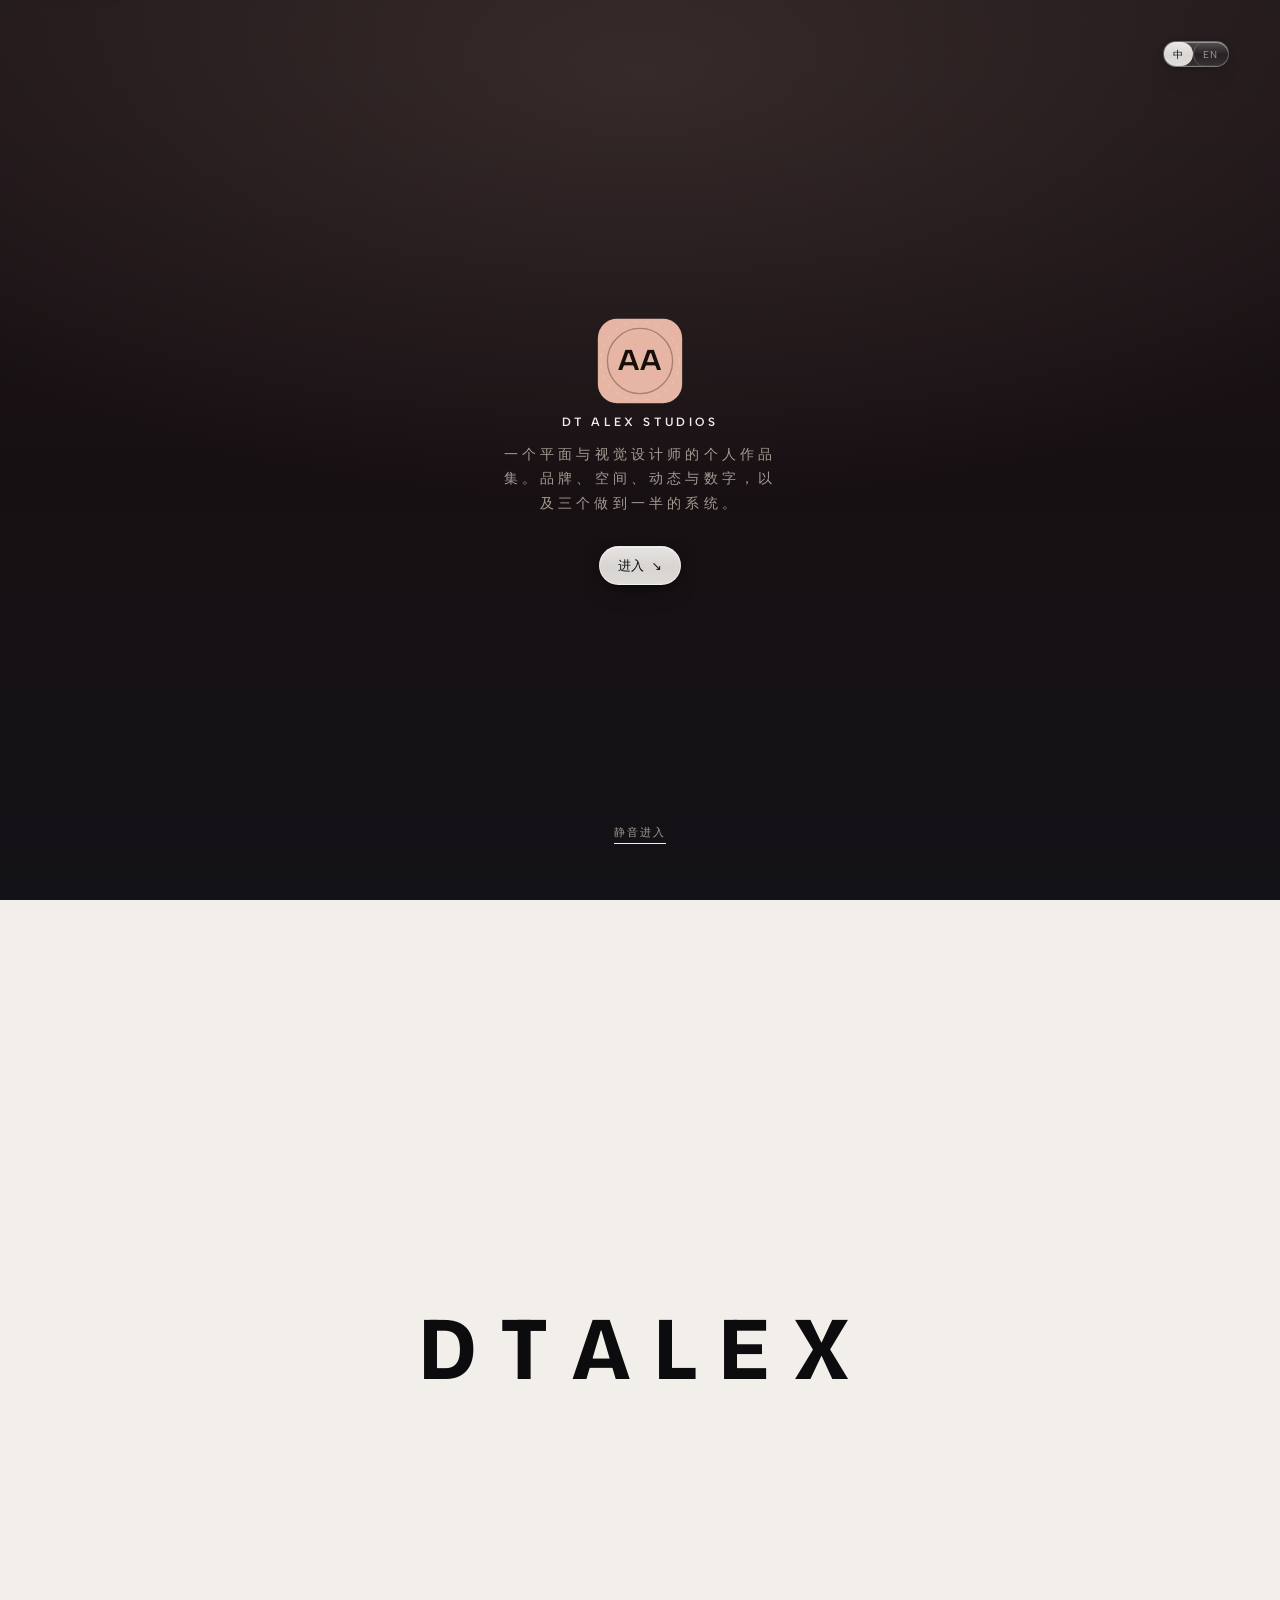
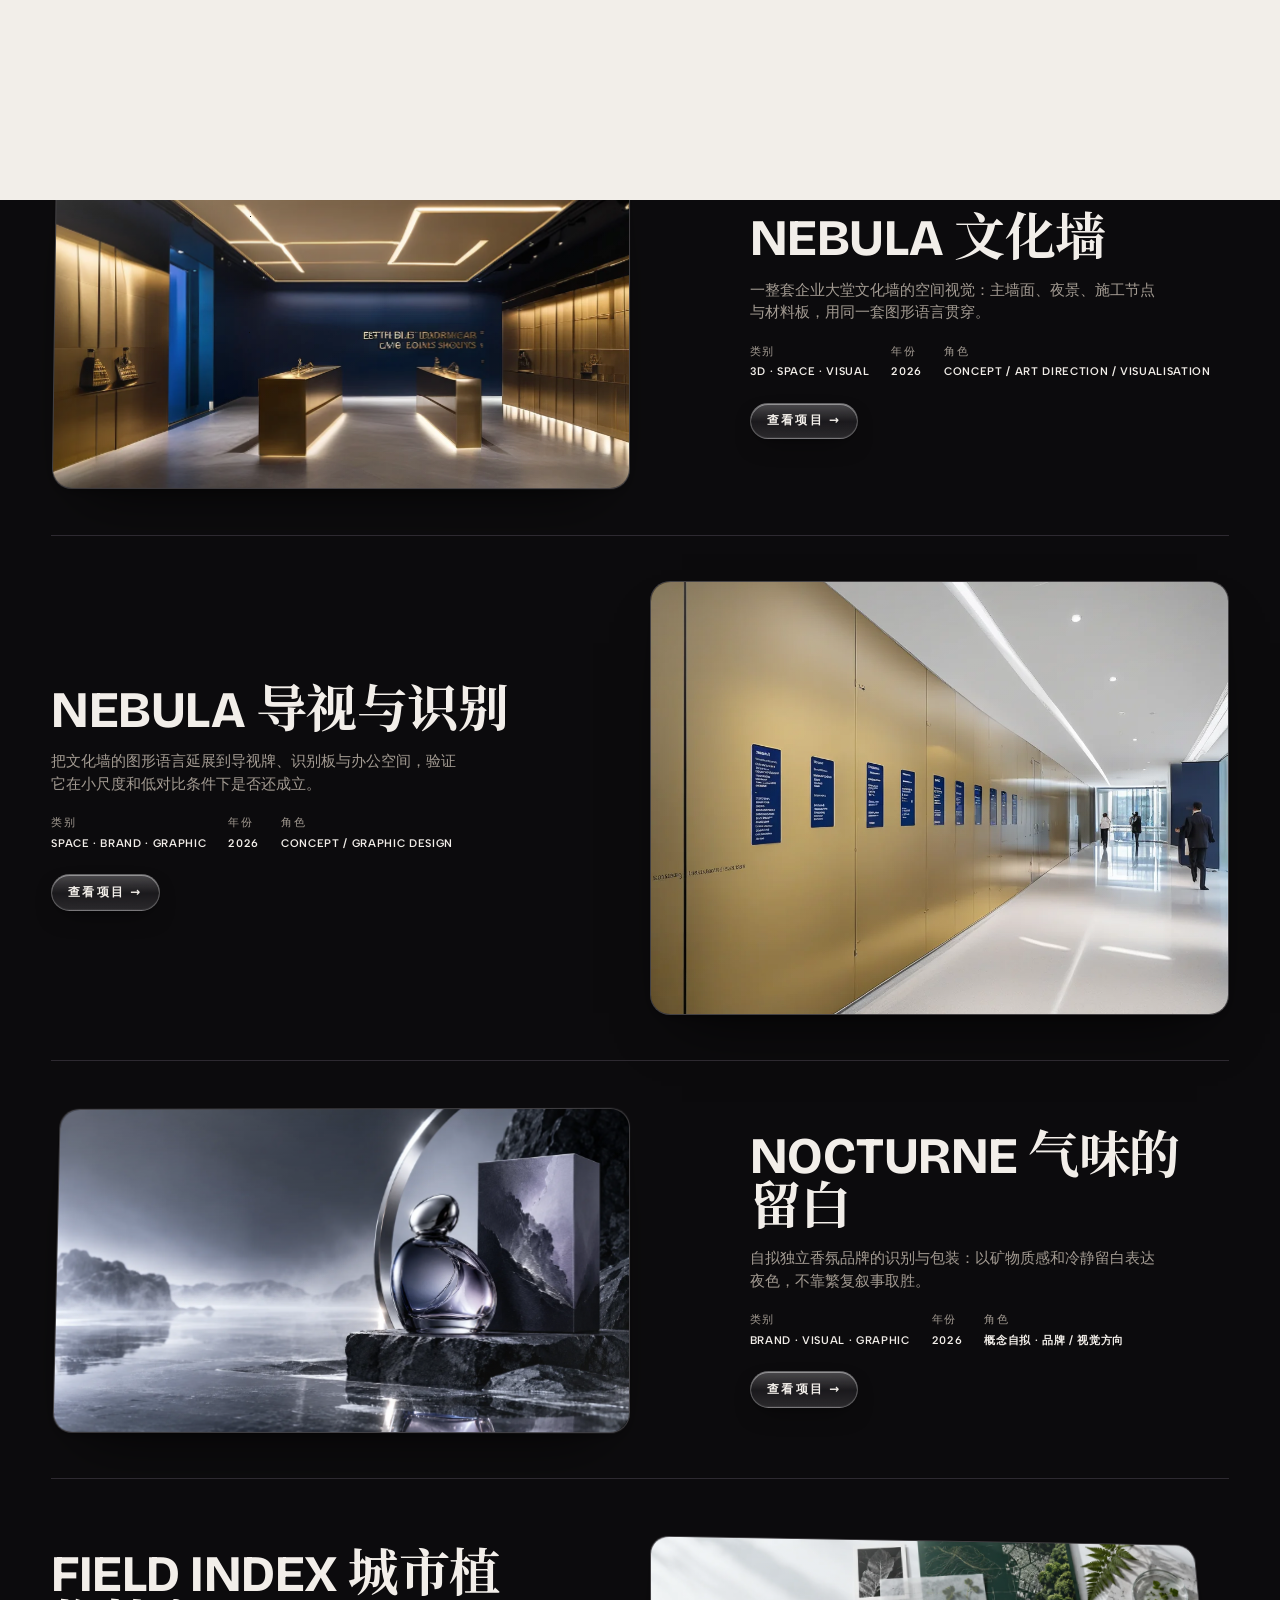
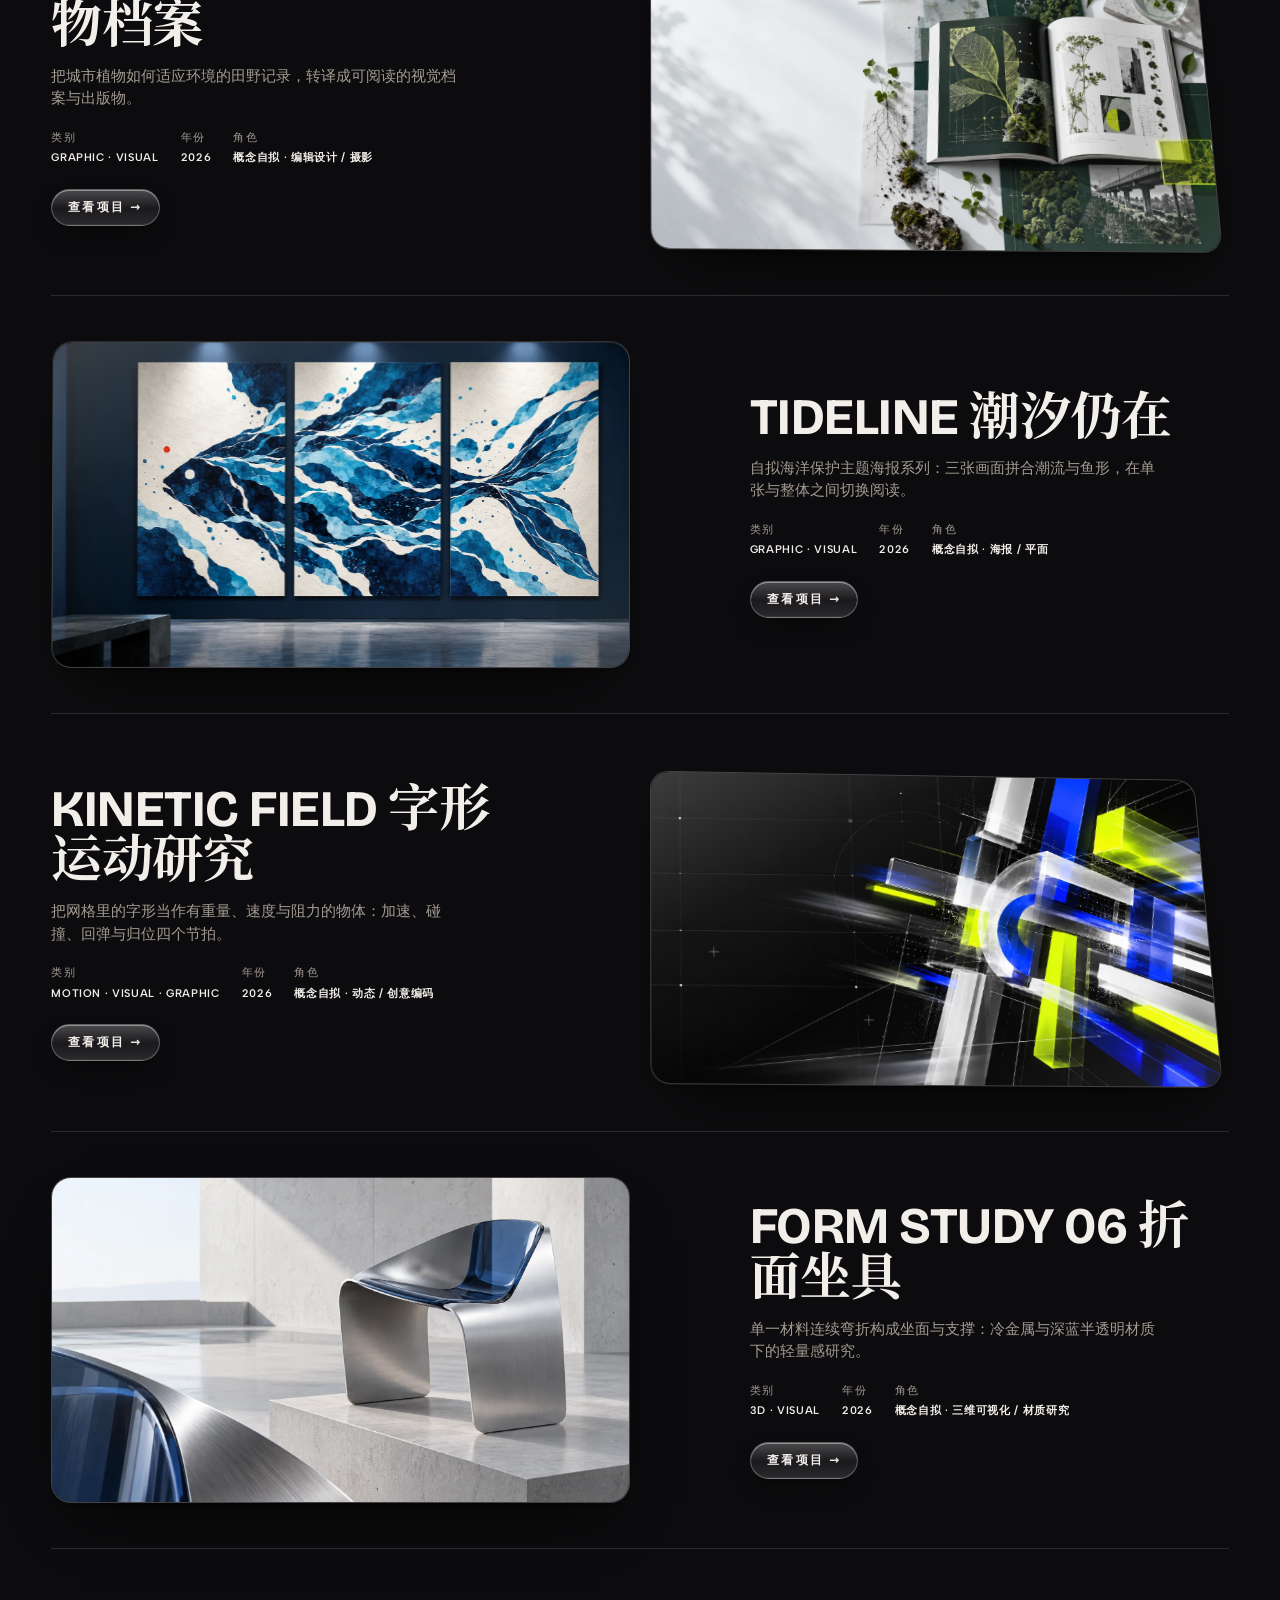
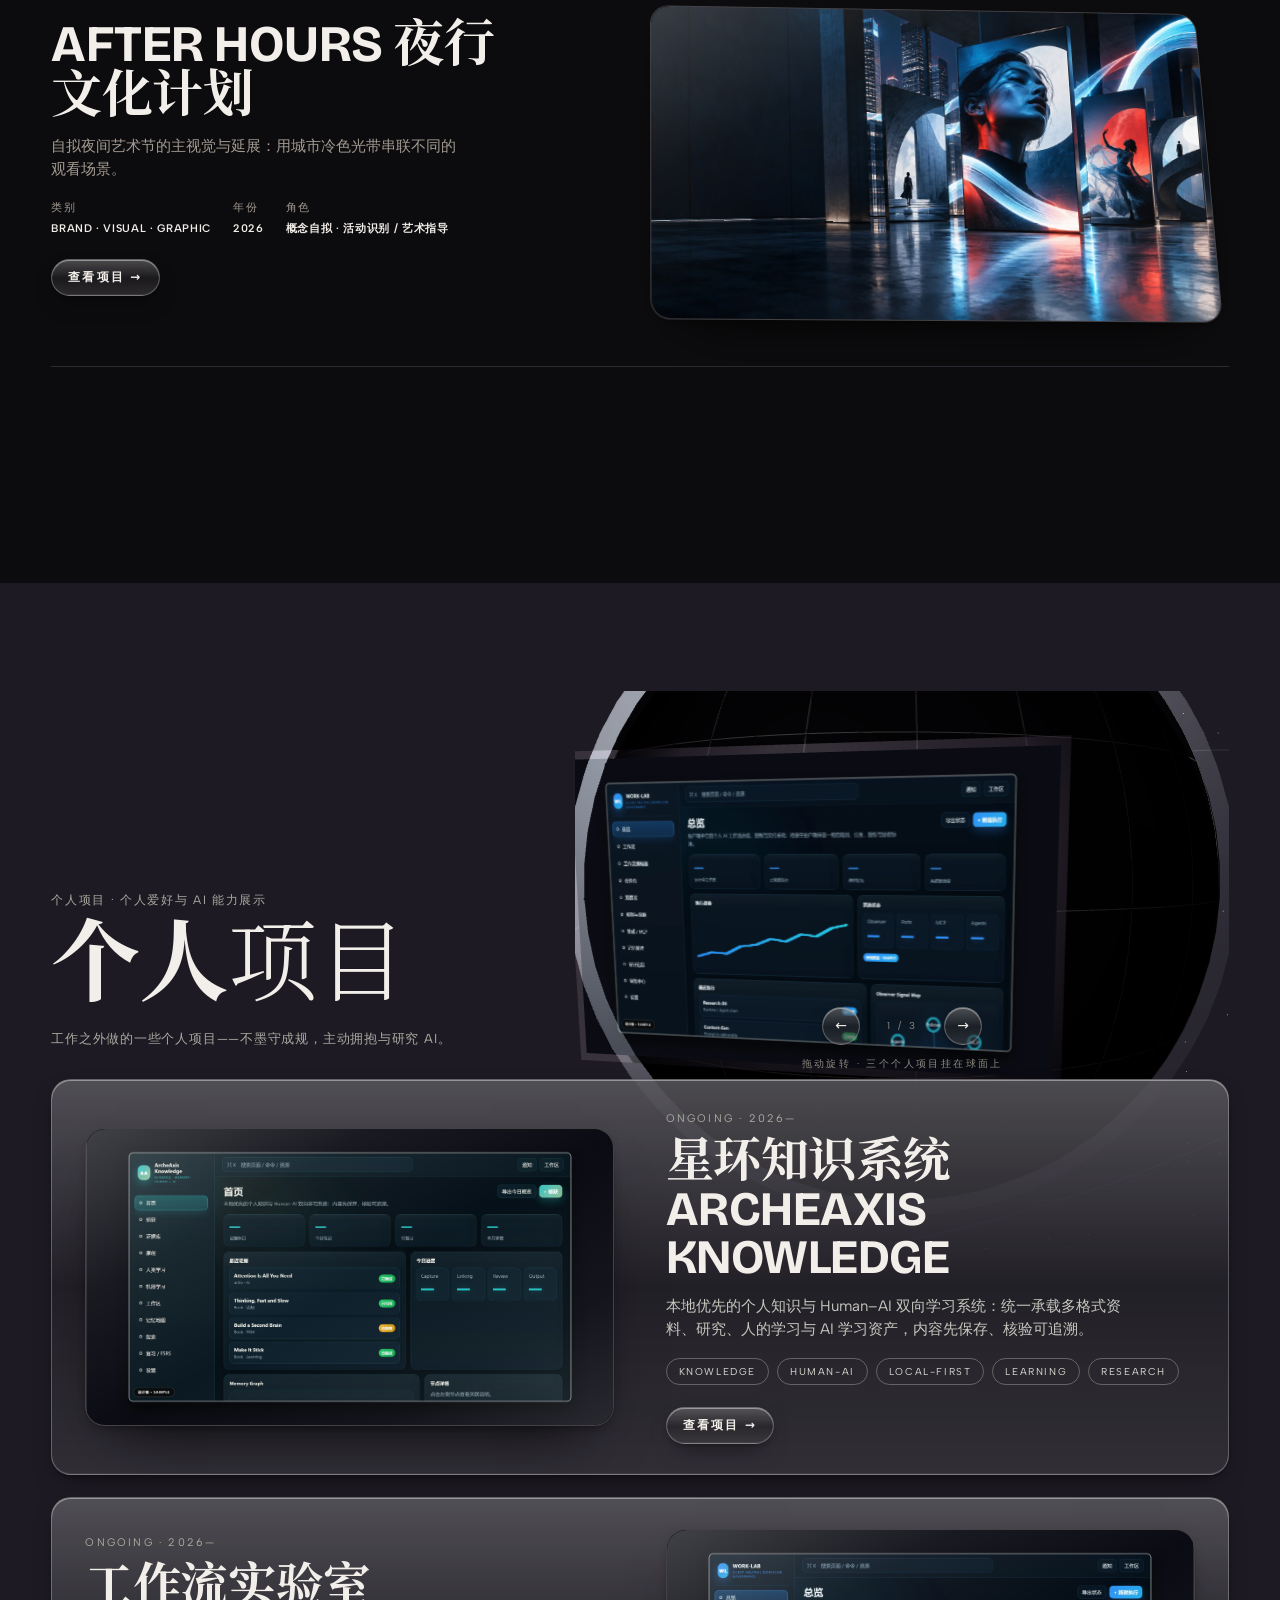
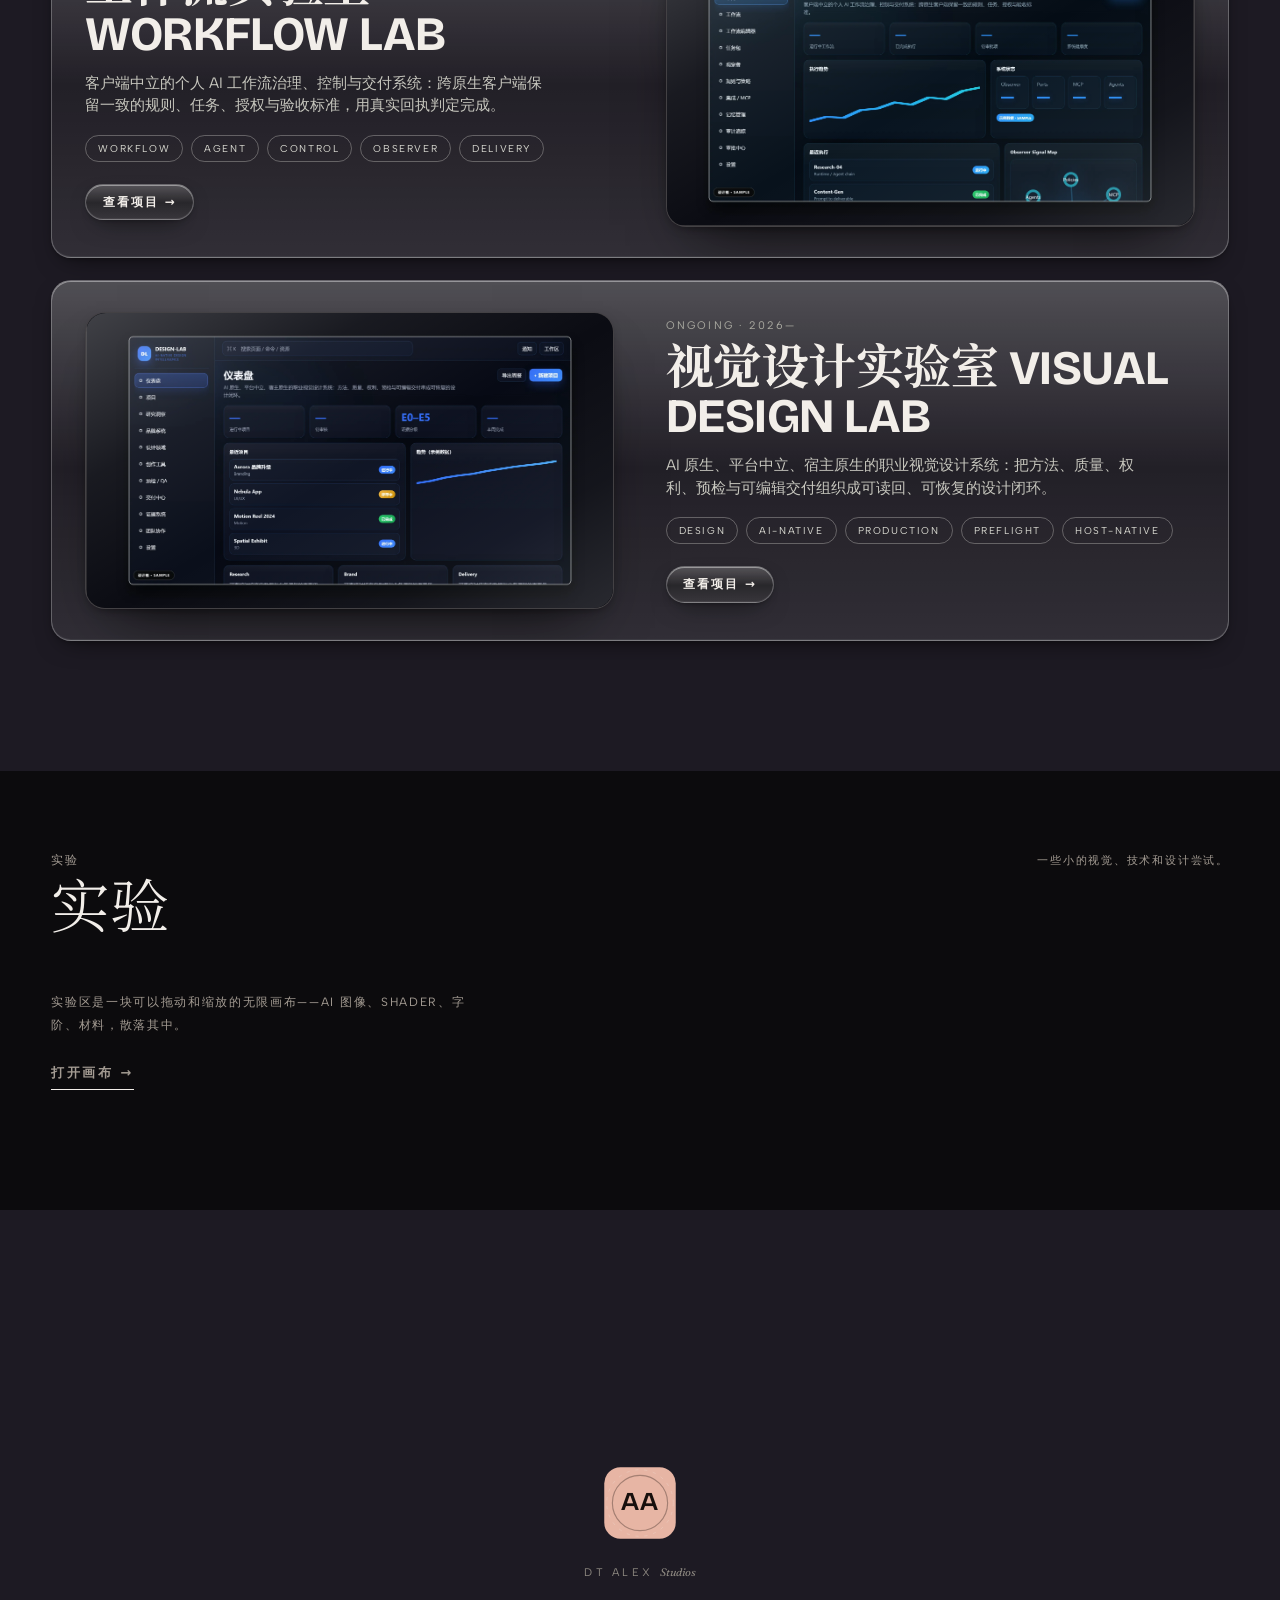
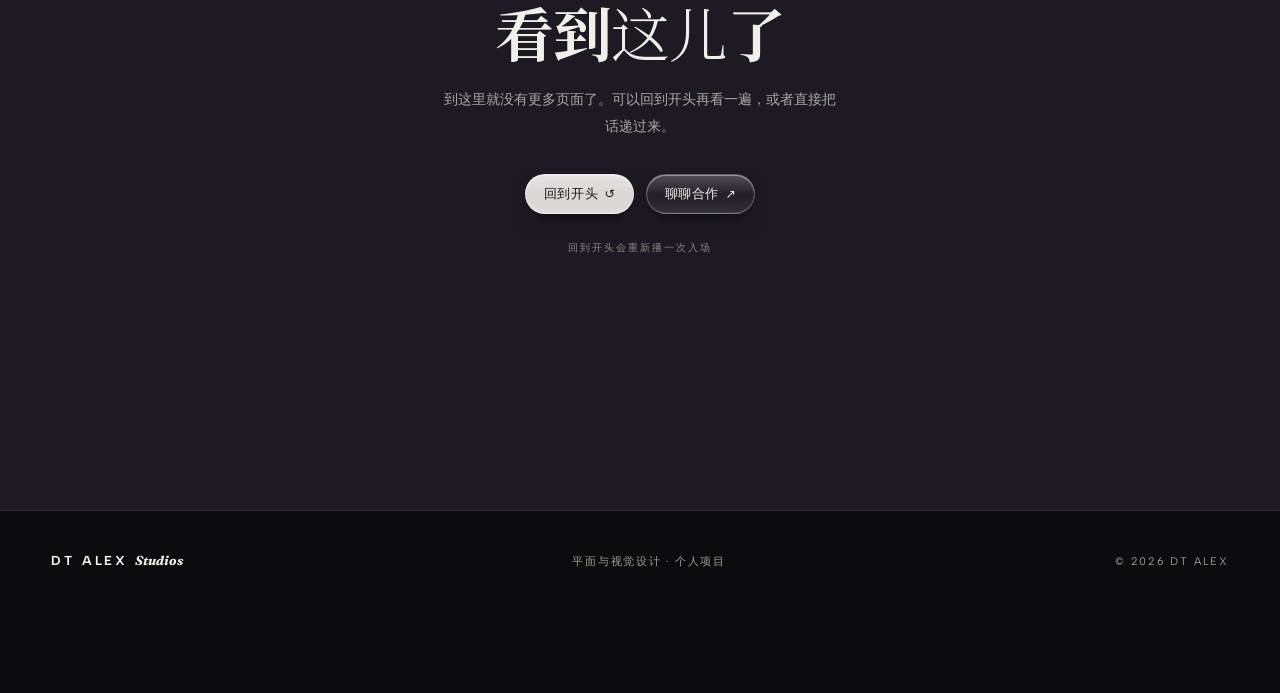
<file: site-unseen/index.html>
<!DOCTYPE html>
<html lang="zh-CN">
<head>
<meta charset="UTF-8" />
<meta name="viewport" content="width=device-width, initial-scale=1" />
<title>DT ALEX STUDIOS — Graphic &amp; Visual Design · Personal Portfolio</title>
<meta name="description" content="DT ALEX STUDIOS：平面与视觉设计作品集。品牌、平面、空间、动态与数字设计，以及 星环知识系统 ArcheAxis Knowledge / 工作流实验室 Workflow Lab / 视觉设计实验室 Visual Design Lab 三个个人项目。" />
  <meta property="og:type" content="website" />
  <meta property="og:site_name" content="DT ALEX STUDIOS" />
  <meta property="og:title" content="DT ALEX STUDIOS — Graphic &amp;amp; Visual Design · Personal Portfolio" />
  <meta property="og:description" content="DT ALEX STUDIOS — 平面与视觉设计师的作品集：品牌、平面、空间、动态与数字设计，另有 星环知识系统 ArcheAxis Knowledge / 工作流实验室 Workflow Lab / 视觉设计实验室 Visual Design Lab 三个自研系统。" />
  <meta name="twitter:card" content="summary" />
  <meta name="twitter:title" content="DT ALEX STUDIOS — Graphic &amp;amp; Visual Design · Personal Portfolio" />
  <meta name="twitter:description" content="DT ALEX STUDIOS — 平面与视觉设计师的作品集：品牌、平面、空间、动态与数字设计，另有 星环知识系统 ArcheAxis Knowledge / 工作流实验室 Workflow Lab / 视觉设计实验室 Visual Design Lab 三个自研系统。" />
<meta name="theme-color" content="#0C0B0D" />
<link rel="icon" href="data:image/svg+xml,%3Csvg xmlns='http://www.w3.org/2000/svg' viewBox='0 0 32 32'%3E%3Crect width='32' height='32' fill='%23f2eee9'/%3E%3Ctext x='16' y='22' font-family='Helvetica,Arial' font-size='15' font-weight='700' text-anchor='middle' fill='%23111'%3EDT%3C/text%3E%3C/svg%3E" />
<link rel="stylesheet" href="assets/fonts/fonts.css" />
<link rel="stylesheet" href="css/studios-unseen.css" />
<script src="js/lang-boot.js"></script>
</head>
<body>
  <noscript><div class="nojs">
    <p class="t-zh">这个作品集用脚本渲染作品清单与案例正文。禁用脚本时，可以直接从下面的链接进入各页：</p>
    <p class="t-en">This portfolio renders its work list and case text with JavaScript. With scripts disabled, you can still open the pages directly:</p>
    <ul>
      <li><a href="projects.html"><span class="t-zh">全部作品</span><span class="t-en">All work</span></a></li>
      <li><a href="cases/archeaxis.html"><span class="t-zh">星环知识系统 ArcheAxis Knowledge</span><span class="t-en">ArcheAxis Knowledge</span></a></li>
      <li><a href="cases/work-lab.html"><span class="t-zh">工作流实验室 Workflow Lab</span><span class="t-en">Workflow Lab</span></a></li>
      <li><a href="cases/design-lab.html"><span class="t-zh">视觉设计实验室 Visual Design Lab</span><span class="t-en">Visual Design Lab</span></a></li>
      <li><a href="labs.html"><span class="t-zh">实验场</span><span class="t-en">Labs</span></a></li>
      <li><a href="about.html"><span class="t-zh">关于</span><span class="t-en">About</span></a></li>
      <li><a href="contact.html"><span class="t-zh">联系</span><span class="t-en">Contact</span></a></li>
    </ul>
  </div></noscript>

<a class="skip" href="#main"><span class="t-zh">跳到主要内容</span><span class="t-en">Skip to content</span></a>


<main id="main">
  <!-- HERO / WORLD -->
  <section class="hero" id="top" aria-label="DT ALEX World">
    <canvas id="stage" class="stage" aria-hidden="true"></canvas>
    <div class="world" id="world" aria-hidden="true"></div>
    <div class="hwords">
      <p class="kicker">Brand · Graphic · Space · Motion</p>
      <h1 class="display xl lockup">DT ALEX<br /><em>Studios</em></h1>
      <p class="hsub"><span class="t-zh">平面与视觉设计师</span><span class="t-en">Graphic &amp; Visual Designer</span></p>
      <div class="htags">
        <span class="htag">Graphic</span><span class="htag">Brand</span>
        <span class="htag">3D</span><span class="htag">Motion</span><span class="htag">Digital</span>
      </div>
      <div class="hcta">
        <a class="pill pill--solid" href="#work"><span class="t-zh">查看精选作品</span><span class="t-en">View selected work</span> <span class="pill__ic">↘</span></a>
        <span class="hint"><span class="t-zh">拖动以浏览</span><span class="t-en">Drag to explore</span></span>
      </div>
    </div>
    <!-- 底部居中描边跑马灯：三份相同文案，平移 1/3 无缝接上。
         每份内部仍走 t-zh/t-en 配对，否则 EN 模式下会漏出中文。 -->
    <a class="hero__marquee" href="labs.html" aria-label="实验场 / Labs">
      <span class="mq" aria-hidden="true">
        <span><span class="t-zh">实验场 · 3D 与动态研究</span><span class="t-en">Labs · 3D &amp; motion studies</span></span>
        <span><span class="t-zh">实验场 · 3D 与动态研究</span><span class="t-en">Labs · 3D &amp; motion studies</span></span>
        <span><span class="t-zh">实验场 · 3D 与动态研究</span><span class="t-en">Labs · 3D &amp; motion studies</span></span>
      </span>
    </a>
  </section>
  <section class="sec stmt" aria-label="Statement" style="padding-top:60px">
    <div class="wrap stmt__grid">
      <div class="stmt__t">
        <h2 class="display m" data-reveal><span class="t-zh">平面与<br /><em>视觉设计</em></span><span class="t-en">Graphic &amp;<br /><em>Visual Design</em></span></h2>
        <p class="tag" style="max-width:46ch;line-height:1.9;margin-top:30px" data-reveal><span class="t-zh">品牌、平面、空间与部分数字设计。工作之外研究 3D、动态影像、软件与 AI。</span><span class="t-en">Brand, graphic, spatial and part of digital design. Outside work I study 3D, motion imagery, software and AI.</span></p>
        <p class="meta" style="margin-top:22px" data-reveal><span class="t-zh">现居中国 · 面向全球工作 · 2026</span><span class="t-en">Based in China · Working worldwide · 2026</span></p>
      </div>
      <!-- 这一段右半原本是空的。放一张亮图在这里，是为了让"平面与视觉设计"
           这句话有对应的画面，而不是只有一行说明。
           选图按"在纯黑页面上有没有光"来判断：这张亮度 95、饱和 0.50，
           是页面底色（约 11）的九倍，所以它浮得起来；深色过程图放这儿会直接沉进背景。
           图按原生 16:9 走，不裁切也不拉伸。 -->
      <figure class="stmt__v" data-reveal>
        <img class="fit" src="assets/media/concepts/tideline-hero.webp" width="1672" height="941" loading="lazy"
             alt="TIDELINE 潮汐仍在：夜色海面上的光带与版面构成" />
        <figcaption><span class="t-zh">TIDELINE 潮汐仍在 · 概念案例</span><span class="t-en">TIDELINE · concept case</span></figcaption>
      </figure>
    </div>
  </section>

  <!-- SELECTED WORK -->
  <section class="sec sw" id="work" aria-label="Selected work">
    <div class="wrap head" data-reveal>
      <div>
        <div class="tag"><span class="t-zh">精选作品</span><span class="t-en">Selected Work</span></div>
        <h2 class="display l" style="margin-top:10px"><span class="t-zh">精选<em>作品</em></span><span class="t-en">Selected <em>Work</em></span></h2>
      </div>
      <p class="meta"><span id="swCount">08</span> <span class="t-zh">个项目 · 2026</span><span class="t-en">projects · 2026</span></p>
    </div>
    <div class="wrap" id="swList"></div>
  </section>

  <!-- PERSONAL PROJECTS -->
  <section class="personal" id="projects" aria-label="Personal projects">
    <div class="wrap psplit" style="padding-top:clamp(80px,12vh,140px)">
      <div class="psplit__t" data-reveal>
        <div class="tag" style="color:#A9A9A0"><span class="t-zh">个人项目 · 个人爱好与 AI 能力展示</span><span class="t-en">Personal Projects · hobby &amp; AI capability</span></div>
        <h2 class="display l" style="margin:10px 0 22px"><span class="t-zh">个人<em>项目</em></span><span class="t-en">Personal <em>Projects</em></span></h2>
        <p class="pnote"><span class="t-zh">工作之外做的一些个人项目——不墨守成规，主动拥抱与研究 AI。</span><span class="t-en">Things I make outside my design work — unwilling to follow convention, actively embracing and studying AI.</span></p>
      </div>
      <div class="porbit" id="porbit">
        <canvas id="psphere" class="psphere" aria-hidden="true"></canvas>
        <div class="porbit__nav">
          <button type="button" class="orbbtn" id="orbPrev" aria-label="上一个项目">←</button>
          <span class="orbidx" id="orbIdx" aria-live="polite">1 / 3</span>
          <button type="button" class="orbbtn" id="orbNext" aria-label="下一个项目">→</button>
        </div>
        <p class="porbit__hint"><span class="t-zh">拖动旋转 · 三个个人项目挂在球面上</span><span class="t-en">Drag to rotate · the three personal projects sit on the sphere</span></p>
      </div>
    </div>
    <div class="wrap" style="padding-bottom:clamp(80px,12vh,140px)"><div id="personalList"></div></div>
  </section>

  <!-- EXPERIMENTS TEASER -->
  <section class="sec" aria-label="Experiments" style="padding:80px 0 120px">
    <div class="wrap head" data-reveal>
      <div>
        <div class="tag"><span class="t-zh">实验</span><span class="t-en">Experiments</span></div>
        <h2 class="display m" style="margin-top:10px"><span class="t-zh"><em>实验</em></span><span class="t-en"><em>Experiments</em></span></h2>
      </div>
      <p class="meta"><span class="t-zh">一些小的视觉、技术和设计尝试。</span><span class="t-en">Small visual, technical and design attempts.</span></p>
    </div>
    <div class="wrap" data-reveal>
      <p class="tag" style="max-width:52ch;line-height:1.9"><span class="t-zh">实验区是一块可以拖动和缩放的无限画布——AI 图像、Shader、字阶、材料，散落其中。</span><span class="t-en">The experiment area is an infinite canvas you can drag and zoom — AI imagery, shaders, type scales and materials scattered across it.</span></p>
      <p style="margin-top:26px"><a class="navbtn" style="font-size:13px;letter-spacing:.2em;text-transform:uppercase;font-weight:600;border-bottom:1px solid var(--ink);padding-bottom:6px" href="labs.html"><span class="t-zh">打开画布 →</span><span class="t-en">Open the canvas →</span></a></p>
    </div>
  </section>
  <!-- 结束页：与开屏门同一套构图，可循环回到开头 -->
  <section class="coda" id="coda" aria-label="结束页">
    <div class="coda__inner" data-reveal>
      <svg class="gate__mark" viewBox="0 0 96 96" role="img" aria-label="DT ALEX STUDIOS">
        <rect x="4" y="4" width="88" height="88" rx="20" fill="#E7B5A4"/>
        <circle cx="48" cy="48" r="34" fill="none" stroke="#170F0C" stroke-width="1.4" opacity=".32"/>
        <circle cx="48" cy="48" r="41" fill="none" stroke="#F2EEE9" stroke-width="1" opacity=".28" stroke-dasharray="4 7"/>
        <text x="48" y="57" text-anchor="middle" font-family="Albert Sans,Helvetica,Arial,sans-serif" font-size="30" font-weight="700" fill="#170F0C" letter-spacing="1">AA</text>
      </svg>
      <p class="coda__k">DT ALEX <em>Studios</em></p>
      <h2 class="display m coda__t"><span class="t-zh">看到<em>这儿</em>了</span><span class="t-en">That&rsquo;s <em>the end</em></span></h2>
      <p class="coda__p"><span class="t-zh">到这里就没有更多页面了。可以回到开头再看一遍，或者直接把话递过来。</span><span class="t-en">Nothing past this point. Go back to the start and walk through it again, or just send the word over.</span></p>
      <div class="coda__acts">
        <button type="button" class="pill pill--solid" id="codaReplay"><span class="t-zh">回到开头</span><span class="t-en">Back to start</span> <span class="pill__ic" aria-hidden="true">↺</span></button>
        <a class="pill" href="contact.html"><span class="t-zh">聊聊合作</span><span class="t-en">Start a conversation</span> <span class="pill__ic" aria-hidden="true">↗</span></a>
      </div>
      <p class="coda__hint"><span class="t-zh">回到开头会重新播一次入场</span><span class="t-en">Back to start replays the opening</span></p>
    </div>
  </section>
</main>

<footer class="foot">
  <p class="fbrand">DT ALEX <em>Studios</em></p>
  <p class="fmeta"><span class="t-zh">平面与视觉设计 · 个人项目</span><span class="t-en">Graphic &amp; Visual Design · Personal Projects</span></p>
  <p class="fmeta">© 2026 DT ALEX</p>
</footer>

<script src="assets/js/vendor/three.min.js"></script>
<script src="js/data.js"></script>
<script src="js/en-copy.js"></script>
<script src="js/core.js"></script>
<script src="js/scene.js"></script>
<script>
(function () {
  "use strict";
  var D = window.DTS, H = window.DT, L = H.L;

  /* ---------- HERO 舞台：WebGL 优先，失败则回退 CSS 2.5D ---------- */
  /* 一列**叠放**的苹果玻璃卡片，像桌上一摞文件：
     卡片叠加在一块、放大、横向占据一半为止。
     这里只给参数，位置由 scene.js 的 place() 算：
     cx 列中心 · top/bottom 列的上下边界 · wFrac 单张占屏宽（0.46 ≈ 半屏）
     · overlap 每张被上一张压住的比例 · zStep 前后间距（必须 > 厚度，否则后一张
       的本体会穿过前一张的画面）· depth 厚度 · radius 圆角。
     overlap 0.70 是"上下间距再大一点"后的解：卡高 349px、每张露出 105px
     （原来 0.76 只露 88px）。depth 0.18 + zStep 0.30：厚度加倍，前后间距必须
     大于厚度，否则后一张的本体会穿过前一张的画面。
     wMax 0.48 是抽出那张的横向天花板：命中那张会被抬到整摞最前面、放大 14%、
     带过冲和倾角，指针视差还会把它往屏外推——实测不夹的话最右一张出画 16px、
     最上一张顶进 60px 的导航条。夹在 48% 后左右各留十几像素，"更近"交给
     深度、倾角、接触阴影和扫光去表达。指针换到别张时它自己蓄力、再插回列里。
     没进英雄场的两张仍在作品列表、索引层和详情页里。 */
  var HERO_COLUMN = { n: 5, cx: 0.745, top: 0.08, bottom: 0.915,
                      wFrac: 0.46, wMax: 0.465, overlap: 0.70,
                      zStep: 0.30, depth: 0.18, radius: 0.16 };

  var stageItems = (function () {
    var seen = {}, picks = [];
    /* 英雄场不进 NEBULA 导视那张空间渲染。
       案例本身照旧（列表、索引、详情页都在），只是不进英雄场。 */
    var OFF_STAGE = { "nebula-wayfinding": 1 };
    D.work.forEach(function (w) {
      if (OFF_STAGE[w.slug] || !w.cover || seen[w.cover]) return;
      seen[w.cover] = 1; picks.push(w);
    });
    return picks.slice(0, HERO_COLUMN.n).map(function (w) {
      /* 比例按图片真实尺寸算，不写死 16/9：现在这五张恰好都是 16:9，写死看不出来，
         但换一张别的比例的封面进英雄场就会静默裁切（CSS 回退那套已经先踩了，见下）。 */
      var dim = (D.IMGDIM && D.IMGDIM[w.cover]) || null;
      return { src: D.M(w.cover), ar: dim ? dim[0] / dim[1] : 16 / 9 };
    });
  })();
  /* 交给 core 的预加载清单：进度条显示的就是这几张 Hero 贴图的真实完成数 */
  window.DT_PRELOAD = stageItems.map(function (i) { return i.src; });

  var hero = document.querySelector(".hero");
  var webglOn = false;
  try {
    if (window.DTSCENE && stageItems.length) {
      DTSCENE.start({ host: hero, canvas: document.getElementById("stage"),
                      items: stageItems, column: HERO_COLUMN });
      webglOn = true;
    }
  } catch (e) { webglOn = false; }

  if (webglOn) {
    hero.classList.add("webgl-on");
  } else {
    /* CSS 回退：保留原 2.5D 浮层 */
    var world = document.getElementById("world");
    var spots = [
      { left: "56%", top: "7%",  w: "17vw", r: -5, z: 2 },
      { left: "79%", top: "28%", w: "14vw", r: 4,  z: 3 },
      { left: "7%",  top: "5%",  w: "15vw", r: 6,  z: 1 },
      { left: "70%", top: "63%", w: "16vw", r: -4, z: 2 },
      { left: "84%", top: "84%", w: "12vw", r: 5,  z: 1 },
      { left: "3%",  top: "80%", w: "13vw", r: -7, z: 1 }
    ];
    var items = [];
    var seenC = {};
    D.work.forEach(function (w) { if (w.cover && !seenC[w.cover]) { seenC[w.cover] = 1; items.push(w); } });
    items.slice(0, 6).forEach(function (it, i) {
      var s = spots[i % spots.length];
      var el = document.createElement("div");
      el.className = "wo";
      /* 框按图片真实比例留，不写死 4/3：封面基本都是 16:9，套进 4:3 的框再
         object-fit:cover，等于上下各切掉一块（可见高度只剩 75%）。*/
      var dim = (D.IMGDIM && D.IMGDIM[it.cover]) || null;
      var ar = dim ? (dim[0] / dim[1]).toFixed(4) : "1.7778";
      el.style.cssText = "left:" + s.left + ";top:" + s.top + ";width:" + s.w + ";aspect-ratio:" + ar + ";z-index:" + s.z;
      el.dataset.rot = s.r; el.dataset.depth = (s.z || 1);
      el.innerHTML = '<img src="' + D.M(it.cover) + '" alt="" loading="lazy" />';
      el.style.transform = "rotate(" + s.r + "deg)";
      world.appendChild(el);
    });
    if (H.FINE && !H.REDUCED) {
      var depth = Array.prototype.slice.call(world.children);
      var mx = 0, my = 0, tx = 0, ty = 0;
      document.addEventListener("mousemove", function (e) {
        tx = (e.clientX / window.innerWidth - 0.5);
        ty = (e.clientY / window.innerHeight - 0.5);
      });
      (function raf() {
        mx += (tx - mx) * 0.05; my += (ty - my) * 0.05;
        depth.forEach(function (el) {
          var d = parseFloat(el.dataset.depth) || 1;
          el.style.transform = "rotate(" + (el.dataset.rot || 0) + "deg) translate3d(" + (mx * 14 * d) + "px," + (my * 10 * d) + "px,0)";
        });
        requestAnimationFrame(raf);
      })();
    }
  }

  /* ---------- SELECTED WORK ---------- */
  var sw = D.work; /* 2 条自拟空间概念 + 6 条概念案例，顺序即杂志节奏 */
  document.getElementById("swCount").textContent = String(sw.length).padStart(2, "0");
  var list = document.getElementById("swList");
  sw.forEach(function (it, i) {
    var flip = i % 2 === 1 ? " flip" : "";
    var cat = (it.category || []).join(" · ");
    var visual = it.cover
      ? '<div class="swimg">' + H.imgHtml(D.M(it.cover), it.full || it.title) + "</div>"
      : '<div class="swimg"><div class="empty-slot"><span class="t-zh">待补真实作品</span><span class="t-en">Slot awaiting real work</span></div></div>';
    var el = document.createElement("article");
    el.className = "switem" + flip;
    el.setAttribute("data-reveal", "");
    el.innerHTML =
      visual +
      '<div class="swtxt">' +
      '<div class="t">' + H.titleOf(it) + "</div>" +
      '<p class="one">' + H.enOf(it, "one") + "</p>" +
      '<div class="swmeta">' +
      "<span>" + L.t("类别", "Category") + "<b>" + cat + "</b></span>" +
      "<span>" + L.t("年份", "Year") + "<b>" + it.year + "</b></span>" +
      "<span>" + L.t("角色", "Role") + "<b>" + H.enOf(it, "role") + "</b></span>" +
      (it.truth === "placeholder" ? '<span class="slotnote">' + L.t("待补真实作品", "Slot awaiting real work") + "</span>" : "") +
      "</div>" +
      '<a class="swcta" href="' + H.detailHref(it) + '">' + L.t("查看项目 →", "View project →") + "</a>" +
      "</div>";
    list.appendChild(el);
  });
  /* 弯纸插值：与 projects 共用 core.js 的同一套 paperTilt */
  DT.paperTilt("#swList .swimg", { center: 0.6, range: 0.55 });

  /* ---------- PERSONAL PROJECTS ---------- */
  var pl = document.getElementById("personalList");
  D.personal.forEach(function (p) {
    var el = document.createElement("article");
    el.className = "pp";
    el.setAttribute("data-reveal", "");
    /* 这里的配图以前是裸 <img>，全站唯一没按原生尺寸留盒子的一处。
       行高本来由文字栏决定，所以今天看不出塌；但 img.fit 带着 max-height:100%，
       父盒没有确定高度时它按 0 算——换成带比例的盒子才既留住盒子又不夹扁图。
       比例与宽高都取自真实素材尺寸（IMGDIM），不猜。 */
    var psrc = D.M(p.cover);
    var pdim = H.imgDim(psrc);
    var ppimg = '<div class="ppimg"' + (pdim ? ' style="aspect-ratio:' + pdim.w + "/" + pdim.h + '"' : "") +
      ">" + H.imgHtml(psrc, p.full || p.name) + "</div>";
    el.innerHTML =
      ppimg +
      '<div class="pptxt">' +
      '<div class="k">' + p.status + " · " + p.year + "</div>" +
      '<div class="n">' + H.enOf(p, "full") + "</div>" +
      '<p class="one">' + H.enOf(p, "one") + "</p>" +
      '<div class="flags">' + p.tags.map(function (t) { return "<span>" + t + "</span>"; }).join("") + "</div>" +
      '<a class="ppcta" href="' + H.detailHref(p) + '">' + L.t("查看项目 →", "View project →") + "</a>" +
      "</div>";
    pl.appendChild(el);
  });

  /* ---------- 深色带：线框球体世界（参考站 /world/ 手法） ---------- */
  (function () {
    var band = document.querySelector(".personal");
    var orbit = document.getElementById("porbit");
    if (!window.DTSCENE || !band || !orbit) return;
    orbit.classList.add("on");          // 先给出布局，否则 sphere 量到的宿主尺寸是 0
    try {
      var handle = DTSCENE.sphere({
        host: orbit,
        canvas: document.getElementById("psphere"),
        items: D.personal.map(function (p) { return { src: D.M(p.cover), w: 4.6 }; })
      });
      band.classList.add("sphere-on");

      /* prev / next：显式导航 + 计数器，键盘可用 */
      var total = D.personal.length, cur = 0;
      var idxEl = document.getElementById("orbIdx");
      function show(i) { cur = i; idxEl.textContent = (i + 1) + " / " + total; }
      document.getElementById("orbPrev").addEventListener("click", function () { show(handle.goTo(cur - 1)); });
      document.getElementById("orbNext").addEventListener("click", function () { show(handle.goTo(cur + 1)); });
      show(0);
    } catch (e) {
      orbit.classList.remove("on");     // 无 WebGL 时整块舞台收起，保持纯深色带
    }
  })();

  /* 揭示动画交给 core 的 IntersectionObserver */
  var els = document.querySelectorAll("[data-reveal]");
  els.forEach(function (el) {
    if (H.REDUCED) el.classList.add("in");
  });

  /* ---------- 结束页 → 开屏门：循环 ---------- */
  document.getElementById("codaReplay").addEventListener("click", function () {
    H.replayGate();
  });
})();
</script>
</body>
</html>
</file>
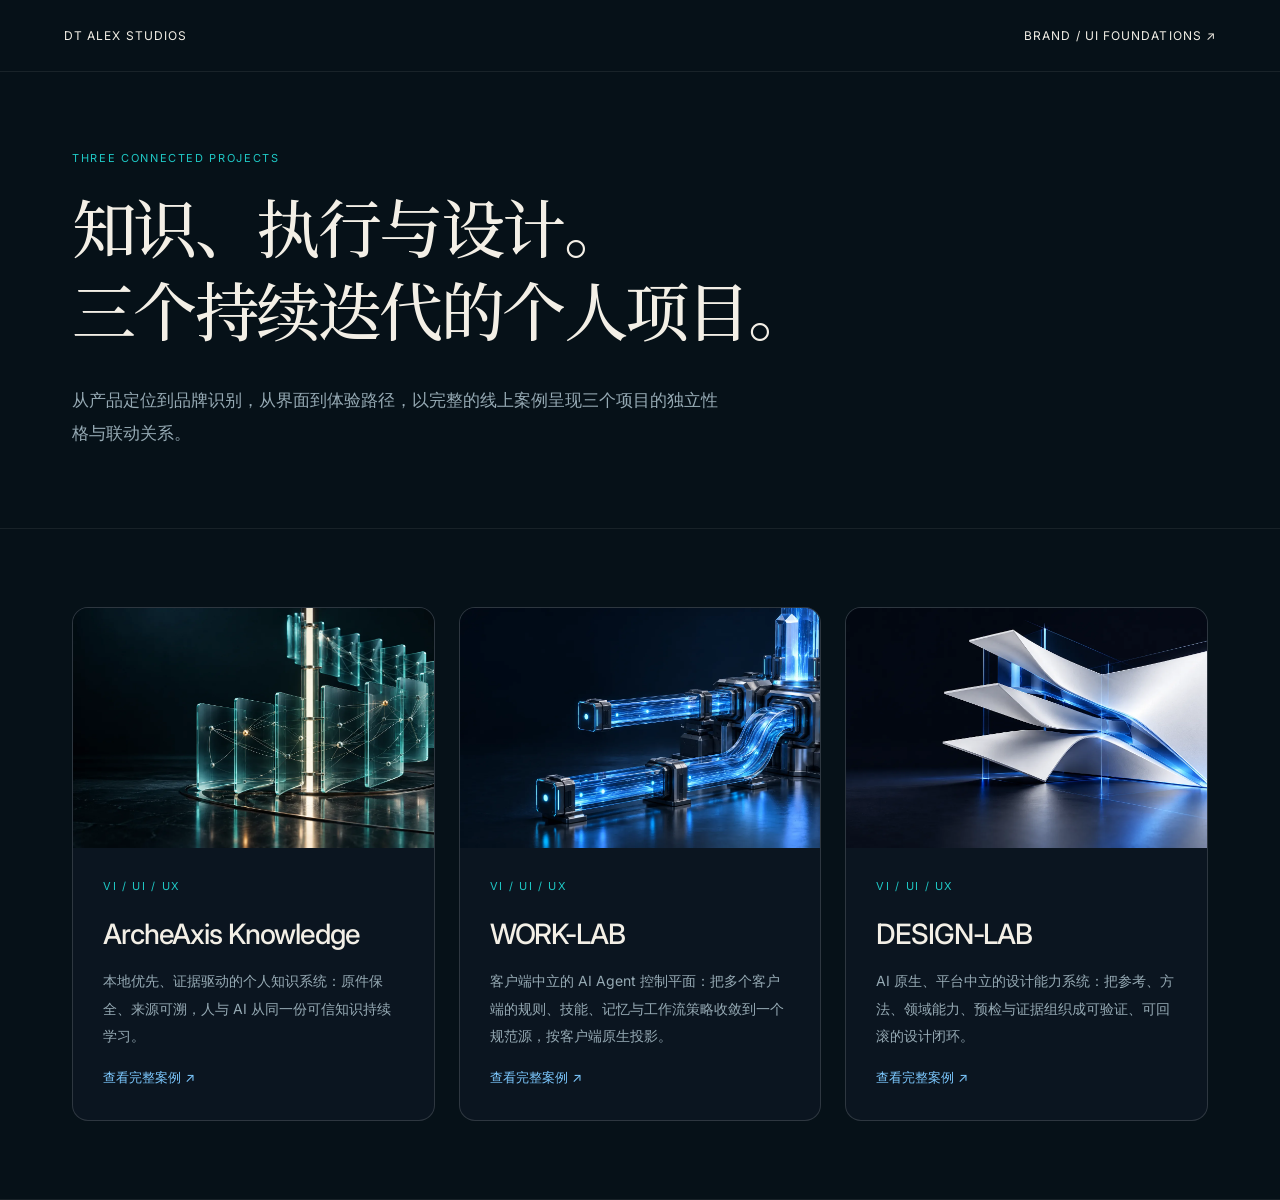
<file: site-unseen/cases/index.html>
<!doctype html><html lang="zh-CN"><head><meta charset="utf-8"><meta name="viewport" content="width=device-width,initial-scale=1"><title>星环知识系统 ArcheAxis Knowledge — 产品案例 / DT ALEX STUDIOS</title><meta name="description" content="本地优先、证据驱动的个人知识系统：原件保全、来源可溯，人与 AI 从同一份可信知识持续学习。"><style>
@font-face{font-family:Inter;src:url('assets/fonts/Inter.ttf')}@font-face{font-family:CJK;src:local('PingFang SC'),local('Microsoft YaHei'),local('Noto Sans CJK SC'),local('Noto Sans SC')}
*{box-sizing:border-box}html{scroll-behavior:smooth}body{margin:0;background:var(--bg);color:var(--text);font-family:Inter,CJK,'Segoe UI',sans-serif;line-height:1.6}a{color:inherit;text-decoration:none}button{font:inherit}img{display:block;max-width:100%}h1,h2,h3,p{margin:0}h1,h2,h3{font-weight:500;letter-spacing:-.04em}h2{font-size:46px;line-height:1.3}h3{font-size:22px;line-height:1.5}p{font-size:17px;line-height:1.95;color:var(--muted)}small,.eyebrow{font-size:11px;letter-spacing:.15em;text-transform:uppercase}.eyebrow{color:var(--primary);display:block;margin-bottom:20px}.mono{font-family:Inter,monospace;font-size:12px;letter-spacing:.06em}.muted{color:var(--muted)}
.topbar{height:72px;display:flex;justify-content:space-between;align-items:center;padding:0 64px;border-bottom:1px solid #ffffff13;font-size:12px;letter-spacing:.09em}.topbar a:hover{color:var(--primary)}.topbar .links{display:flex;gap:24px}.page{max-width:1440px;margin:auto}.section{padding:78px 72px;border-bottom:1px solid #ffffff12;position:relative;overflow:hidden}.sec-head{display:flex;justify-content:space-between;gap:60px;margin-bottom:45px;align-items:start}.sec-head .intro{max-width:450px}.sec-no{color:var(--muted);font-size:12px;letter-spacing:.16em}.sec-title{max-width:680px}.body-copy{max-width:620px}.grid2{display:grid;grid-template-columns:repeat(2,minmax(0,1fr));gap:30px}.grid2>*,.grid3>*,.grid4>*{min-width:0}.grid3{display:grid;grid-template-columns:repeat(3,1fr);gap:22px}.grid4{display:grid;grid-template-columns:repeat(4,1fr);gap:16px}.panel{border:1px solid #ffffff18;border-radius:14px;background:var(--surface);padding:30px}.panel .num{display:block;color:var(--primary);font-size:13px;margin-bottom:28px}.panel p{font-size:15px;margin-top:14px}.rule{height:1px;background:#ffffff20;margin:30px 0}.chip{display:inline-block;border:1px solid #ffffff25;border-radius:30px;padding:7px 13px;margin:0 5px 6px 0;font-size:11px;letter-spacing:.04em}.badge{color:var(--primary);border-color:var(--primary)}
.hero{height:810px;padding:74px 72px;background-image:linear-gradient(90deg,var(--bg) 0%,transparent 72%),var(--hero);background-size:cover;background-position:center;display:flex;flex-direction:column;justify-content:space-between}.hero-name{font-size:91px;font-weight:650;letter-spacing:-.07em;line-height:1.05;max-width:950px}.hero-cn{font-size:15px;color:var(--muted);margin-top:18px}.hero-headline{font-size:40px;letter-spacing:-.035em;max-width:580px;margin-top:40px;line-height:1.4}.hero-summary{font-size:15px;max-width:425px;margin-top:22px}.hero-bottom{display:flex;justify-content:space-between;align-items:end;gap:40px}.hero-bottom div{font-size:11px;letter-spacing:.12em}.hero-stamp{border-left:2px solid var(--primary);padding-left:18px}.case-meta{display:flex;gap:30px;margin-top:18px;color:var(--muted);font-size:12px}
.bigquote{font-size:38px;line-height:1.5;letter-spacing:-.035em;max-width:880px;margin:40px 0;color:var(--text)}.brand-board{background:#000;border:1px solid #ffffff1a;border-radius:16px;padding:25px;height:480px;display:flex;align-items:center;justify-content:center}.brand-full{width:440px;max-width:100%;max-height:440px}.brand-mark{width:110px;height:100px}.brand-mark .brand-full{width:100%;height:100%}.brand-explainer{display:flex;flex-direction:column;justify-content:center;padding:20px}.brand-caption{font-size:12px;margin-top:22px;color:var(--muted)}.mark-row{display:flex;gap:18px;margin:30px 0}.mark-tile{height:160px;flex:1;background:#000;display:flex;align-items:center;justify-content:center;border-radius:12px;border:1px solid #ffffff20}.mark-tile svg{width:85px;height:85px}.clearspace{padding:28px;background:#000;display:flex;justify-content:center;border:1px solid #ffffff20;border-radius:12px}.clearspace>div{border:1px dashed var(--primary);padding:24px}.clearspace svg{width:85px;height:85px}.palette-grid{display:grid;grid-template-columns:1.2fr 1fr 1fr 1fr;gap:12px}.swatch{height:205px;border-radius:12px;border:1px solid #ffffff1c;padding:22px;display:flex;flex-direction:column;justify-content:space-between}.swatch label{font-size:11px;letter-spacing:.1em}.swatch b{font-size:16px;font-weight:500}.palette-detail{margin-top:30px;display:flex;justify-content:space-between;gap:40px;font-size:14px;color:var(--muted)}.sample{margin-top:40px;border:1px solid #ffffff20;background:var(--surface);padding:35px;border-radius:14px}.sample-top{display:flex;gap:12px;align-items:center}.dot{height:9px;width:9px;border-radius:50%;background:var(--primary);box-shadow:0 0 15px var(--primary)}.sample p{font-size:14px}.sample-line{margin-top:28px;height:2px;background:linear-gradient(90deg,var(--primary),transparent)}
.light{background:var(--text);color:var(--bg)}.light p,.light .muted{color:#58616a}.light .eyebrow{color:var(--bg)}.type-display{font-size:82px;line-height:1.2;letter-spacing:-.055em;margin:36px 0}.type-chinese{font-size:36px;line-height:1.6;margin-bottom:45px}.type-line{display:flex;justify-content:space-between;gap:30px;padding:20px 0;border-top:1px solid #00000020;font-size:16px}.browser{border:1px solid #ffffff25;border-radius:14px;overflow:hidden;box-shadow:0 30px 90px #0007;background:#070e17}.browser-bar{height:40px;display:flex;align-items:center;padding:0 18px;gap:6px;background:#151e28;border-bottom:1px solid #ffffff10}.browser-bar i{width:7px;height:7px;border-radius:50%;background:#677887}.browser-bar span{margin:auto;font-size:10px;color:#afbdcb;letter-spacing:.07em}.browser img{width:100%}.caption{display:flex;justify-content:space-between;gap:35px;margin-top:22px;font-size:12px;color:var(--muted)}.ui-pair{display:grid;grid-template-columns:1fr 1fr;gap:24px;margin-top:36px}.ui-pair .browser{border-radius:10px}.ui-pair .browser-bar{height:28px}.ui-pair .caption{font-size:11px}
.architecture{display:grid;grid-template-columns:.9fr 1.3fr 1fr;gap:20px;margin-top:35px}.architecture .panel{padding:26px}.architecture .panel:nth-child(2){border-color:var(--primary)}.list-item{padding:17px 0;border-bottom:1px solid #ffffff13;font-size:15px;display:flex;justify-content:space-between;gap:10px}.list-item:last-child{border-bottom:none}.list-item small{color:var(--primary);font-size:9px}.arch-label{font-size:12px;letter-spacing:.08em;color:var(--primary);margin-bottom:20px}.journey{margin-top:40px}.journey .step{border-top:2px solid var(--primary);padding:24px 20px;background:var(--surface);min-height:260px;border-radius:0 0 12px 12px}.step .num{font-size:12px;color:var(--primary);margin-bottom:40px}.step h3{font-size:20px;margin-bottom:15px}.step p{font-size:14px}.feedback{font-size:12px;color:var(--primary);margin-top:28px;border-top:1px solid #ffffff1b;padding-top:14px}.journey-note{padding:30px 36px;border-left:2px solid var(--primary);background:var(--surface);margin-top:32px;font-size:15px;color:var(--muted)}.state-grid .panel{min-height:250px}.state-label{display:inline-block;background:color-mix(in srgb,var(--primary) 14%,transparent);color:var(--primary);padding:5px 10px;border-radius:5px;font-size:11px;margin-bottom:30px}.focus-spec{display:flex;gap:40px;align-items:center;justify-content:space-between;border-top:1px solid #ffffff20;margin-top:35px;padding-top:25px}.focus-btn{padding:12px 20px;border:1px solid var(--primary);outline:2px solid var(--primary);outline-offset:4px;border-radius:8px;font-size:13px}.focus-spec p{font-size:13px;max-width:520px}
.screenwall{display:grid;grid-template-columns:repeat(3,1fr);gap:22px}.screenwall figure{margin:0}.screenwall img{border:1px solid #ffffff20;border-radius:7px}.screenwall figcaption{font-size:11px;color:var(--muted);margin-top:12px}.mockup-stage{height:820px;position:relative;perspective:2000px;background:radial-gradient(ellipse at 55% 75%,color-mix(in srgb,var(--primary) 17%,transparent),transparent 65%);margin:20px -30px 0}.monitor{position:absolute;left:7%;top:2%;width:74%;background:linear-gradient(135deg,#667583,#101820 13%,#283642);padding:13px 13px 38px;border-radius:22px;box-shadow:5px 16px 0 #090e15,0 40px 100px #000b;transform:rotateY(-10deg) rotateX(3deg)}.monitor .screen{border-radius:9px;overflow:hidden;background:var(--bg)}.monitor .screen img{width:100%}.monitor:after{content:'';position:absolute;width:14%;height:85px;background:linear-gradient(90deg,#121d27,#4f6070,#17222c);left:43%;top:100%;z-index:-1;clip-path:polygon(20% 0,80% 0,100% 100%,0 100%)}.monitor .foot{position:absolute;height:14px;width:34%;background:linear-gradient(180deg,#647280,#17212b);bottom:-97px;left:33%;border-radius:50%;box-shadow:0 15px 40px #0009}.floating-browser{position:absolute;width:48%;right:0;bottom:0;transform:rotateY(-8deg) rotateX(2deg);box-shadow:0 25px 70px #000b}.mockup-note{font-size:12px;color:var(--muted);margin-top:35px}
.graphic-canvas{height:390px;border:1px solid #ffffff20;border-radius:14px;background:var(--surface);position:relative;overflow:hidden;display:flex;align-items:center;justify-content:center}.graphic-canvas svg{width:88%;height:88%}.graphic-copy{margin-top:25px;display:grid;grid-template-columns:repeat(3,1fr);gap:30px}.graphic-copy p{font-size:13px}.graphic-copy h3{font-size:17px;margin-bottom:9px}.digital-grid{display:grid;grid-template-columns:1.1fr 1fr;gap:26px}.share-card{background:var(--surface);border:1px solid #ffffff20;border-radius:15px;overflow:hidden}.share-cover{height:310px;background-image:linear-gradient(90deg,var(--bg),transparent),var(--hero);background-size:cover;background-position:center;padding:28px}.share-cover h3{font-size:30px;margin-top:80px}.share-content{padding:24px}.share-content p{font-size:13px;margin-top:10px}.digital-spec{display:flex;flex-direction:column;justify-content:space-between}.digital-spec .panel{margin-bottom:18px}.digital-spec h3{font-size:20px}.digital-spec p{font-size:13px}.relation-grid{display:grid;grid-template-columns:repeat(3,1fr);gap:18px;margin-top:38px}.relation-card{padding:25px;border:1px solid #ffffff20;background:var(--surface);border-radius:12px}.relation-card.active{border-color:var(--primary)}.relation-card .brand-mark{height:80px;width:100px;background:#000;border-radius:8px;margin-bottom:22px}.relation-card h3{font-size:22px}.relation-card p{font-size:13px;margin-top:12px}.closing{padding:82px 72px}.closing h2{font-size:58px}.closing p{max-width:630px;margin-top:30px}.closing-bottom{display:flex;justify-content:space-between;gap:40px;margin-top:60px;padding-top:28px;border-top:1px solid #ffffff20;font-size:11px;color:var(--muted)}
.promo{position:relative;width:1920px;height:1080px;padding:100px;background-image:linear-gradient(90deg,var(--bg) 0%,color-mix(in srgb,var(--bg) 86%,transparent) 44%,transparent 100%),var(--hero);background-size:cover;background-position:center;overflow:hidden}.promo h1{font-size:120px;letter-spacing:-.055em;line-height:1.05;max-width:1200px}.promo h2{font-size:56px;margin-top:45px}.promo p{color:var(--text);font-size:23px;max-width:610px;margin-top:32px}.promo .eyebrow{font-size:16px;margin-bottom:45px}.promo-foot{position:absolute;left:100px;right:100px;bottom:72px;display:flex;justify-content:space-between;align-items:end;border-top:1px solid #ffffff30;padding-top:25px;font-size:15px;letter-spacing:.08em}.promo.square{width:1080px;height:1080px;padding:68px;background-position:65% center}.square h1{font-size:84px;max-width:950px}.square h2{font-size:44px}.square p{font-size:19px;max-width:600px}.square .promo-foot{left:68px;right:68px;bottom:50px}.promo.vertical{width:1080px;height:1920px;padding:78px;background-size:auto 1250px;background-position:70% 100%;background-repeat:no-repeat}.vertical h1{font-size:82px}.vertical h2{font-size:57px;max-width:740px}.vertical p{font-size:23px;max-width:730px}.vertical .promo-foot{left:78px;right:78px;bottom:70px}.vertical .mini-screen{position:absolute;left:78px;right:78px;top:710px;transform:rotate(-3deg);box-shadow:0 40px 90px #000a}.vertical .mini-screen .browser-bar{height:32px}.promo .brand-mark{width:130px;height:130px;position:absolute;right:90px;top:90px;background:#000;border-radius:10px}.home-grid{display:grid;grid-template-columns:repeat(3,1fr);gap:24px}.home-card{border:1px solid #ffffff25;overflow:hidden;border-radius:16px;background:#0b1520}.home-card img{height:240px;width:100%;object-fit:cover}.home-card div{padding:30px}.home-card h2{font-size:28px}.home-card p{font-size:14px;margin:15px 0}.home-card a{color:#7dc9ff;font-size:13px}
@media(max-width:800px){.topbar{padding:0 22px;height:60px}.topbar .links{gap:12px;font-size:10px}.section,.closing{padding:48px 24px}.hero{height:760px;padding:44px 24px;background-position:65% center}.hero-name{font-size:clamp(42px,12vw,58px)}.hero-headline{font-size:30px;max-width:330px}.hero-summary{font-size:14px;max-width:310px}.hero-bottom{gap:16px}.case-meta{gap:14px;font-size:10px}.sec-head{display:block;margin-bottom:30px}.sec-head .intro{margin-top:22px}h2{font-size:32px}.grid2,.grid3,.architecture,.digital-grid,.home-grid{grid-template-columns:1fr}.grid4,.palette-grid{grid-template-columns:1fr 1fr}.panel{padding:23px}.bigquote{font-size:27px}.brand-board{height:380px}.brand-explainer{padding:20px 0}.brand-full{width:350px;max-width:100%}.clearspace{padding:18px}.clearspace>div{padding:18px}.type-display{font-size:48px}.type-chinese{font-size:28px}.type-line{font-size:12px;gap:15px}.ui-pair{grid-template-columns:1fr}.browser-bar{height:28px}.caption{font-size:10px;gap:15px}.journey .step{min-height:250px}.state-grid .panel{min-height:250px}.focus-spec{flex-direction:column;align-items:start}.screenwall{grid-template-columns:1fr 1fr;gap:14px}.mockup-stage{height:340px;margin:0 -10px}.monitor{left:0;top:5%;width:95%;padding:6px 6px 20px;border-radius:12px;transform:none}.monitor:after{height:40px}.monitor .foot{bottom:-47px}.floating-browser{width:60%;bottom:5%;transform:none}.mockup-note{margin-top:15px}.graphic-canvas{height:280px}.graphic-copy{grid-template-columns:1fr}.relation-grid{grid-template-columns:1fr}.closing h2{font-size:39px}.closing-bottom{flex-direction:column;gap:18px}.palette-detail{flex-direction:column;gap:12px}.swatch{height:180px}.hero-stamp{font-size:10px!important}.relation-card .brand-mark{height:70px}.body-copy p{font-size:15px}}
@media(prefers-reduced-motion:reduce){html{scroll-behavior:auto}}
</style><style id="case-motion">
/* 揭示单元：进场前压在下半个身位，进场只做 transform + opacity。
   前提用 :where() 包起来，特异度归零——不然 html.cm-js [data-cm].cm-in 是 (0,0,3,1)，
   会把后面的 .home-card:hover (0,0,2,0) 整个压死：卡片抬升写了却永远不生效。
   降级成 (0,0,2,0) 之后与 hover 打平，靠"后者胜"让 hover 赢。
   :where() 万一不被支持，整条规则作废，结果是"不隐藏"，也是安全方向。 */
:where(html.cm-js) [data-cm]{opacity:0;transform:translateY(26px);
 transition:opacity .72s cubic-bezier(.16,.84,.24,1) var(--cm-d,0ms),
            transform .84s cubic-bezier(.16,.84,.24,1) var(--cm-d,0ms)}
:where(html.cm-js) [data-cm].cm-in{opacity:1;transform:translateY(0)}
/* 主标题逐词遮罩：与主站 .mask span 同一手法。
   padding-bottom/margin-bottom 抵消，让降部（Knowledge 的 g）不被 overflow 裁掉，
   同时行盒高度一步不让。 */
.cm-mask{display:inline-block;overflow:hidden;vertical-align:bottom;
 padding-bottom:.16em;margin-bottom:-.16em}
.cm-word{display:inline-block;transform:translateY(115%);
 transition:transform .9s cubic-bezier(.16,.84,.24,1) var(--cm-d,0ms)}
.cm-word.cm-in{transform:translateY(0)}
/* 顶部滚动进度条：scaleX 走合成层，不触发布局 */
.cm-rail{position:fixed;left:0;top:0;width:100%;height:2px;z-index:60;
 background:var(--primary);transform:scaleX(0);transform-origin:0 50%;
 pointer-events:none;opacity:.85}
/* 悬停：卡片抬起 + 画面在框内推近（截图没有视频，推近就是它的"动起来"）。
   transition 必须在这里一次写全：卡片同时是揭示单元，两条 transition 规则打平特异度，
   后写的这份要同时覆盖 opacity（进场）和 transform（进场 + 悬停），否则漏掉一个通道。 */
.home-card,.browser{transition:opacity .72s cubic-bezier(.16,.84,.24,1) var(--cm-d,0ms),
                    transform .62s cubic-bezier(.16,.84,.24,1)}
.home-card img{transition:transform .9s cubic-bezier(.16,.84,.24,1)}
.home-card:hover{transform:translateY(-6px)}
.home-card:hover img{transform:scale(1.05)}
.browser:hover{transform:translateY(-4px)}
@media(prefers-reduced-motion:reduce){
 html.cm-js [data-cm]{opacity:1;transform:none;transition:none}
 .cm-word{transform:none;transition:none}
 .home-card,.browser,.home-card img{transition:none}
 .home-card:hover,.home-card:hover img,.browser:hover{transform:none}
}
</style>
<style id="case-type">
@font-face {
  font-family: "Noto Serif SC Display";
  font-style: normal;
  font-weight: 200 900;
  font-display: swap;
  src: url("assets/fonts/noto-serif-sc-display.woff2") format("woff2");
  unicode-range: U+3001-3002, U+300C-300D, U+4E00, U+4E09-4E0B, U+4E0D-4E0E, U+4E2A, U+4E3A-4E3B, U+4E48-4E49, U+4E86, U+4E92, U+4EA4, U+4EA7, U+4EBA, U+4EC0, U+4ECD-4ECE, U+4ED8, U+4EE3, U+4EE5, U+4EF6, U+4EFB, U+4F1A, U+4F38, U+4F46, U+4F53, U+4F55, U+4F5C, U+4F60, U+4F7F, U+4F9D, U+4FDD, U+4FE1, U+505A, U+513F, U+5148-5149, U+514B, U+5165, U+5168, U+516C, U+5173, U+5177, U+518D, U+5199, U+51B3, U+51FA, U+5206-5207, U+5212, U+5219, U+5224, U+522B, U+5230, U+5236-5237, U+5269, U+529B, U+52A8, U+5316, U+533A, U+5370, U+53CD, U+53D1, U+53D8, U+53E3, U+53EA, U+53EF, U+53F7, U+540C, U+540E, U+5411, U+5426, U+542C, U+5473, U+548C, U+54C1, U+56DE, U+56FE, U+5728, U+5730, U+573A, U+5750, U+5757, U+57CE, U+5899, U+590D, U+591A, U+591C, U+5957, U+597D, U+5982, U+59CB, U+5B57-5B58, U+5B83, U+5B9A, U+5B9E, U+5BA2, U+5BA4, U+5BB9, U+5BFC, U+5C01, U+5C0F, U+5C31, U+5C3A, U+5C42, U+5C4F, U+5DE5, U+5DEE, U+5DF1, U+5E02-5E03, U+5E26-5E27, U+5E55, U+5E73, U+5E8F, U+5E94, U+5EA6, U+5ECA, U+5EF6, U+5F00, U+5F15, U+5F62, U+5F84-5F85, U+5F97, U+5FAA, U+5FC5, U+5FF5, U+6001, U+6015, U+6027, U+606F, U+611F, U+6210-6211, U+6216, U+6237, U+6240, U+624D, U+6267, U+627F, U+628A, U+6298, U+62C5, U+62CD, U+62E9, U+6301, U+6362, U+636E, U+63D2, U+6491, U+652F, U+653E, U+6587, U+6599, U+65AD, U+65BD, U+65E0, U+65E2, U+65E6, U+65E9, U+65F6, U+660E, U+6613, U+661F, U+662F, U+666F-6670, U+66F4, U+6700, U+6709, U+671F, U+6742, U+6750, U+675F, U+6761, U+6765, U+679C, U+67B6, U+67D3, U+67E5, U+6807, U+6837-6838, U+683C, U+6848, U+6863, U+690D, U+695A, U+6982, U+6B21, U+6B65, U+6BB5, U+6BCF, U+6C11, U+6C14, U+6C50, U+6D3B, U+6D41, U+6E05, U+6E32, U+6E90, U+6ED1, U+6F6E, U+70AB, U+7167, U+7247, U+724C, U+7269, U+72B6, U+73AF, U+7406, U+751F, U+7528, U+7531, U+753B, U+754C, U+7559, U+767D, U+7684, U+76EE, U+76F8, U+770B, U+771F, U+7740, U+77E5, U+7814, U+786E, U+79CD, U+79E9, U+7A0B, U+7A76, U+7ACB, U+7AEF, U+7B49, U+7BB1, U+7C7B, U+7CBE, U+7CFB, U+7D20, U+7D22, U+7EA2, U+7EA6-7EA7, U+7EB3, U+7EBF, U+7EC6, U+7ED3, U+7ED9, U+7EDF, U+7EED, U+7F16, U+800C, U+804C, U+8054, U+80FD, U+81EA, U+8272, U+8282, U+8303, U+843D, U+884C, U+8857, U+8865, U+8868, U+88AB, U+88C2, U+8981, U+89C4, U+89C6, U+89C9, U+89E3, U+8A00, U+8BA1, U+8BA9, U+8BB0, U+8BBA, U+8BBE, U+8BC1, U+8BC6, U+8BE5, U+8BED, U+8BEF, U+8BFB, U+8C03, U+8C08, U+8D23, U+8D27-8D28, U+8D34, U+8D70, U+8D77, U+8D8A, U+8DEF, U+8F91, U+8F93, U+8FBE, U+8FC7, U+8FD0, U+8FD8-8FD9, U+8FDB, U+8FDE, U+8FED, U+9009, U+903B, U+90AE, U+90E8, U+90FD, U+91CD, U+91CF, U+952E, U+95EE, U+9605, U+9636, U+9650, U+96BE, U+9759, U+9762, U+9875, U+9879, U+987B, U+9898, U+989C, U+9988, U+9A8C, U+9A97, U+9AA4, U+FF0C, U+FF1B;
}
@font-face {
  font-family: "Noto Serif SC Display";
  font-style: italic;
  font-weight: 200 900;
  font-display: swap;
  src: url("assets/fonts/noto-serif-sc-display.woff2") format("woff2");
  unicode-range: U+3001-3002, U+300C-300D, U+4E00, U+4E09-4E0B, U+4E0D-4E0E, U+4E2A, U+4E3A-4E3B, U+4E48-4E49, U+4E86, U+4E92, U+4EA4, U+4EA7, U+4EBA, U+4EC0, U+4ECD-4ECE, U+4ED8, U+4EE3, U+4EE5, U+4EF6, U+4EFB, U+4F1A, U+4F38, U+4F46, U+4F53, U+4F55, U+4F5C, U+4F60, U+4F7F, U+4F9D, U+4FDD, U+4FE1, U+505A, U+513F, U+5148-5149, U+514B, U+5165, U+5168, U+516C, U+5173, U+5177, U+518D, U+5199, U+51B3, U+51FA, U+5206-5207, U+5212, U+5219, U+5224, U+522B, U+5230, U+5236-5237, U+5269, U+529B, U+52A8, U+5316, U+533A, U+5370, U+53CD, U+53D1, U+53D8, U+53E3, U+53EA, U+53EF, U+53F7, U+540C, U+540E, U+5411, U+5426, U+542C, U+5473, U+548C, U+54C1, U+56DE, U+56FE, U+5728, U+5730, U+573A, U+5750, U+5757, U+57CE, U+5899, U+590D, U+591A, U+591C, U+5957, U+597D, U+5982, U+59CB, U+5B57-5B58, U+5B83, U+5B9A, U+5B9E, U+5BA2, U+5BA4, U+5BB9, U+5BFC, U+5C01, U+5C0F, U+5C31, U+5C3A, U+5C42, U+5C4F, U+5DE5, U+5DEE, U+5DF1, U+5E02-5E03, U+5E26-5E27, U+5E55, U+5E73, U+5E8F, U+5E94, U+5EA6, U+5ECA, U+5EF6, U+5F00, U+5F15, U+5F62, U+5F84-5F85, U+5F97, U+5FAA, U+5FC5, U+5FF5, U+6001, U+6015, U+6027, U+606F, U+611F, U+6210-6211, U+6216, U+6237, U+6240, U+624D, U+6267, U+627F, U+628A, U+6298, U+62C5, U+62CD, U+62E9, U+6301, U+6362, U+636E, U+63D2, U+6491, U+652F, U+653E, U+6587, U+6599, U+65AD, U+65BD, U+65E0, U+65E2, U+65E6, U+65E9, U+65F6, U+660E, U+6613, U+661F, U+662F, U+666F-6670, U+66F4, U+6700, U+6709, U+671F, U+6742, U+6750, U+675F, U+6761, U+6765, U+679C, U+67B6, U+67D3, U+67E5, U+6807, U+6837-6838, U+683C, U+6848, U+6863, U+690D, U+695A, U+6982, U+6B21, U+6B65, U+6BB5, U+6BCF, U+6C11, U+6C14, U+6C50, U+6D3B, U+6D41, U+6E05, U+6E32, U+6E90, U+6ED1, U+6F6E, U+70AB, U+7167, U+7247, U+724C, U+7269, U+72B6, U+73AF, U+7406, U+751F, U+7528, U+7531, U+753B, U+754C, U+7559, U+767D, U+7684, U+76EE, U+76F8, U+770B, U+771F, U+7740, U+77E5, U+7814, U+786E, U+79CD, U+79E9, U+7A0B, U+7A76, U+7ACB, U+7AEF, U+7B49, U+7BB1, U+7C7B, U+7CBE, U+7CFB, U+7D20, U+7D22, U+7EA2, U+7EA6-7EA7, U+7EB3, U+7EBF, U+7EC6, U+7ED3, U+7ED9, U+7EDF, U+7EED, U+7F16, U+800C, U+804C, U+8054, U+80FD, U+81EA, U+8272, U+8282, U+8303, U+843D, U+884C, U+8857, U+8865, U+8868, U+88AB, U+88C2, U+8981, U+89C4, U+89C6, U+89C9, U+89E3, U+8A00, U+8BA1, U+8BA9, U+8BB0, U+8BBA, U+8BBE, U+8BC1, U+8BC6, U+8BE5, U+8BED, U+8BEF, U+8BFB, U+8C03, U+8C08, U+8D23, U+8D27-8D28, U+8D34, U+8D70, U+8D77, U+8D8A, U+8DEF, U+8F91, U+8F93, U+8FBE, U+8FC7, U+8FD0, U+8FD8-8FD9, U+8FDB, U+8FDE, U+8FED, U+9009, U+903B, U+90AE, U+90E8, U+90FD, U+91CD, U+91CF, U+952E, U+95EE, U+9605, U+9636, U+9650, U+96BE, U+9759, U+9762, U+9875, U+9879, U+987B, U+9898, U+989C, U+9988, U+9A8C, U+9A97, U+9AA4, U+FF0C, U+FF1B;
}
/* 只有作品集自述的大字换成作品集的中文展示字面。
   拉丁产品字标（.hero-name 的 ArcheAxis Knowledge）不受影响：
   子集的 unicode-range 全在 U+3001 以上、不含任何拉丁码位，
   浏览器对拉丁字符直接跳过这张脸落到 Inter——不需要额外写排除规则。
   正文也不动：案例页正文保留 Inter 是产品文档的读感。 */
h1,h2,.bigquote,.type-display,.type-chinese{
  font-family:'Noto Serif SC Display',Inter,CJK,'Segoe UI',sans-serif}
/* 例外：brand-ui-kit 的 .card h2 只有 21px（"操作层级 / 表单与反馈 / 信息容器"），
   那是色板卡的小标签不是大标题。这支字面默认字重 200，21px 上会细成一片，
   而且小标签换衬线也没有版面依据——回到 Inter。
   .card h2 (0,0,1,1) 压过 h2 (0,0,0,1)，所以这条写在后面就够了。 */
.card h2{font-family:Inter,CJK,'Segoe UI',sans-serif}
</style>
</head><body style="--bg:#061118;--surface:#0C1C26;--primary:#1FC8C5;--secondary:#E6BE73;--text:#F3EFE6;--muted:#96AAB4;--hero:url(assets/archeaxis-keyvisual.webp)"><script>document.documentElement.className+=" cm-js";</script><header class="topbar"><span>DT ALEX STUDIOS</span><a href="brand-ui-kit.html">BRAND / UI FOUNDATIONS ↗</a></header><main class="page"><section class="section"><span class="eyebrow">THREE CONNECTED PROJECTS</span><h1 style="font-size:64px;line-height:1.3">知识、执行与设计。<br>三个持续迭代的个人项目。</h1><p style="max-width:650px;margin-top:30px">从产品定位到品牌识别，从界面到体验路径，以完整的线上案例呈现三个项目的独立性格与联动关系。</p></section><section class="section"><div class="home-grid"><article class="home-card"><img src="assets/archeaxis-keyvisual.webp" alt="星环知识系统 ArcheAxis Knowledge 主视觉"><div><span class="eyebrow">VI / UI / UX</span><h2>ArcheAxis Knowledge</h2><p>本地优先、证据驱动的个人知识系统：原件保全、来源可溯，人与 AI 从同一份可信知识持续学习。</p><a href="archeaxis.html">查看完整案例 ↗</a></div></article><article class="home-card"><img src="assets/work-lab-keyvisual.webp" alt="WORK-LAB 主视觉"><div><span class="eyebrow">VI / UI / UX</span><h2>WORK-LAB</h2><p>客户端中立的 AI Agent 控制平面：把多个客户端的规则、技能、记忆与工作流策略收敛到一个规范源，按客户端原生投影。</p><a href="work-lab.html">查看完整案例 ↗</a></div></article><article class="home-card"><img src="assets/design-lab-keyvisual.webp" alt="DESIGN-LAB 主视觉"><div><span class="eyebrow">VI / UI / UX</span><h2>DESIGN-LAB</h2><p>AI 原生、平台中立的设计能力系统：把参考、方法、领域能力、预检与证据组织成可验证、可回滚的设计闭环。</p><a href="design-lab.html">查看完整案例 ↗</a></div></article></div></section></main><script>
(function(){
var d=document,root=d.documentElement;
var reduce=!!(window.matchMedia&&matchMedia("(prefers-reduced-motion: reduce)").matches);
var reveal=[];
function mark(el,ms){el.setAttribute("data-cm","");el.style.setProperty("--cm-d",ms+"ms");reveal.push(el);}
/* 观察器必须最先装好：后面任何一步出错都不能把内容留在隐藏态 */
if(reduce||!("IntersectionObserver"in window)){
 reveal.length=0;
}else{
 var io=new IntersectionObserver(function(ents){
  ents.forEach(function(e){if(e.isIntersecting){e.target.classList.add("cm-in");io.unobserve(e.target);}});
 },{rootMargin:"0px 0px -10% 0px",threshold:0.01});
}
try{
 var GRID=".grid2,.grid3,.grid4,.palette-grid,.screenwall,.relation-grid,.architecture,.home-grid,.ui-pair,.mark-row,.graphic-copy";
 [].slice.call(d.querySelectorAll(".section,.closing")).forEach(function(sec){
  var kids=sec.classList.contains("hero")
   ?[].slice.call(sec.querySelectorAll(".eyebrow,.hero-cn,.hero-headline,.hero-summary,.hero-bottom"))
   :[].slice.call(sec.children);
  var k=0;
  kids.forEach(function(child){
   var ms=Math.min(k,6)*70;
   if(child.matches(GRID)){
    [].slice.call(child.children).forEach(function(item){mark(item,Math.min(k,6)*70);k++;});
   }else{mark(child,ms);k++;}
  });
 });
 var name=d.querySelector(".hero-name");
 if(name&&!reduce){
  var words=(name.textContent||"").trim().split(/\s+/),spans=[];
  name.textContent="";
  words.forEach(function(w,i){
   var mask=d.createElement("span");mask.className="cm-mask";
   var inner=d.createElement("span");inner.className="cm-word";
   inner.textContent=w;inner.style.setProperty("--cm-d",(140+i*110)+"ms");
   mask.appendChild(inner);name.appendChild(mask);name.appendChild(d.createTextNode(" "));
   spans.push(inner);
  });
  requestAnimationFrame(function(){requestAnimationFrame(function(){
   spans.forEach(function(s){s.classList.add("cm-in");});
  });});
 }
 if(!reduce&&io){reveal.forEach(function(el){io.observe(el);});}
 if(!reduce){
  var rail=d.createElement("div");rail.className="cm-rail";rail.setAttribute("aria-hidden","true");
  d.body.appendChild(rail);
  var raf=0;
  var paint=function(){raf=0;
   var h=d.documentElement.scrollHeight-innerHeight;
   var p=h>0?Math.min(1,Math.max(0,(pageYOffset||d.documentElement.scrollTop)/h)):0;
   rail.style.transform="scaleX("+p.toFixed(4)+")";};
  addEventListener("scroll",function(){if(!raf)raf=requestAnimationFrame(paint);},{passive:true});
  addEventListener("resize",function(){if(!raf)raf=requestAnimationFrame(paint);},{passive:true});
  paint();
 }
 /* 兜底：已经落在视口里却没被触发的，一律显形——揭示层不能吃掉内容 */
 addEventListener("load",function(){setTimeout(function(){
  [].slice.call(d.querySelectorAll("[data-cm]:not(.cm-in)")).forEach(function(el){
   var r=el.getBoundingClientRect();
   if(r.top<innerHeight&&r.bottom>0)el.classList.add("cm-in");
  });
 },400);});
}catch(e){reveal.forEach(function(el){el.classList.add("cm-in");});}
})();
</script>
</body></html>
</file>
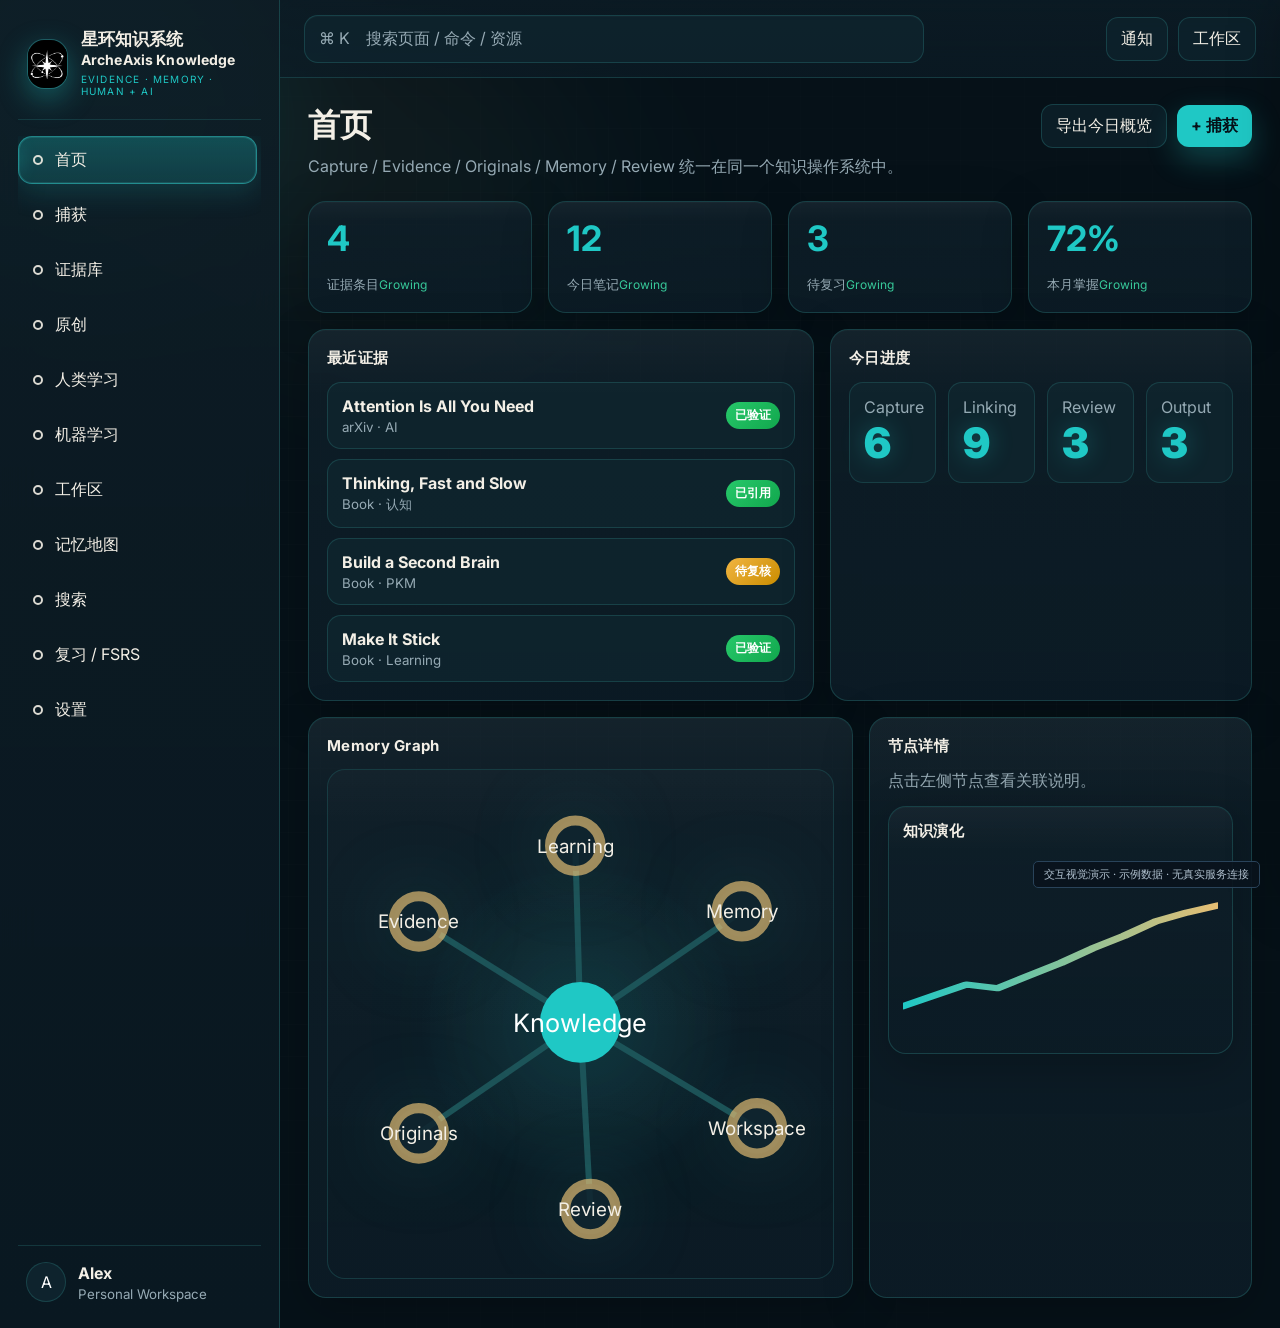
<file: site-unseen/cases/source_ui/archeaxis/index.html>
<!doctype html>
<html lang="zh-CN">
<head>
<meta charset="utf-8">
<meta name="viewport" content="width=device-width,initial-scale=1">
<title>星环知识系统 ArcheAxis Knowledge · 交互演示</title>
<style>
:root{
--bg:#061118;--sidebar:#091821;--surface:#0C1C26;--surface2:#102630;--border:#1D5055;
--primary:#1FC8C5;--secondary:#E6BE73;--text:#F3EFE6;--muted:#96AAB4;--success:#37C99A;--warning:#E6BE73;--error:#E56464;
}

:root{
  --radius:18px;
  --radius-sm:12px;
  --blur:18px;
  --shadow:0 20px 80px rgba(0,0,0,.35);
  --shadow-soft:0 12px 48px rgba(0,0,0,.22);
  --grid:rgba(255,255,255,.05);
}
*{box-sizing:border-box}
html,body{height:100%;margin:0}
body{
  font-family:Inter,"Segoe UI","PingFang SC","Microsoft YaHei","Noto Sans SC",system-ui,sans-serif;
  background:var(--bg);
  color:var(--text);
  overflow:hidden;
}
button,input,textarea,select{font:inherit}
button{cursor:pointer}
a{text-decoration:none;color:inherit}
.app{
  position:relative;
  display:grid;
  grid-template-columns:280px 1fr;
  min-height:100vh;
  isolation:isolate;
  overflow:hidden;
}
.ambient,.ambient::before,.ambient::after{
  content:"";
  position:absolute;
  inset:auto;
  border-radius:999px;
  filter:blur(80px);
  z-index:-2;
  opacity:.45;
  animation:floatGlow 12s ease-in-out infinite;
}
.ambient{
  width:360px;height:360px;left:-100px;top:-80px;
  background:color-mix(in srgb,var(--primary) 40%, transparent);
}
.ambient::before{
  width:320px;height:320px;right:-20vw;top:8vh;
  background:color-mix(in srgb,var(--secondary) 30%, transparent);
  animation-delay:-4s;
}
.ambient::after{
  width:280px;height:280px;left:35vw;bottom:-100px;
  background:color-mix(in srgb,var(--primary) 22%, transparent);
  animation-delay:-7s;
}
.grid-bg{
  position:absolute;inset:0;z-index:-3;opacity:.22;
  background-image:
    linear-gradient(var(--grid) 1px, transparent 1px),
    linear-gradient(90deg,var(--grid) 1px, transparent 1px);
  background-size:32px 32px;
  mask-image:radial-gradient(circle at center, black 45%, transparent 95%);
}
.sidebar{
  position:relative;
  background:linear-gradient(180deg,color-mix(in srgb,var(--sidebar) 85%, #fff 2%),var(--sidebar));
  border-right:1px solid color-mix(in srgb,var(--border) 75%, transparent);
  padding:22px 18px;
  display:flex;
  flex-direction:column;
  backdrop-filter:blur(18px);
}
.brand{
  display:flex;gap:14px;align-items:center;
  padding:8px 10px 22px;
  border-bottom:1px solid color-mix(in srgb,var(--border) 55%, transparent);
  margin-bottom:16px;
}
.brand-mark{
  width:48px;height:48px;border-radius:16px;
  display:grid;place-items:center;
  color:#fff;font-weight:900;letter-spacing:.04em;
  background:
    radial-gradient(circle at 30% 30%,color-mix(in srgb,var(--primary) 80%, white 6%),transparent 45%),
    linear-gradient(135deg,color-mix(in srgb,var(--primary) 80%, #fff 3%),color-mix(in srgb,var(--secondary) 55%, var(--primary)));
  box-shadow:0 0 0 1px color-mix(in srgb,var(--primary) 25%, white 5%),0 10px 30px color-mix(in srgb,var(--primary) 38%, transparent);
}
.brand h1{margin:0;font-size:17px;line-height:1.15}.brand .brand-en{font-size:14px;font-weight:700;letter-spacing:.01em}
.brand small{display:block;margin-top:4px;color:var(--primary);font-size:10px;letter-spacing:.12em}
.nav{display:flex;flex-direction:column;gap:7px;overflow:auto;padding-right:4px}
.nav button{
  position:relative;
  display:flex;gap:12px;align-items:center;
  width:100%;
  padding:12px 14px;
  border-radius:14px;
  color:var(--text);
  background:transparent;
  border:1px solid transparent;
  text-align:left;
  transition:.22s ease;
}
.nav button:hover{
  background:color-mix(in srgb,var(--surface2) 78%, transparent);
  border-color:color-mix(in srgb,var(--border) 70%, transparent);
  transform:translateX(3px);
}
.nav button.active{
  background:
    linear-gradient(180deg,color-mix(in srgb,var(--primary) 26%, transparent),color-mix(in srgb,var(--primary) 16%, transparent)),
    color-mix(in srgb,var(--surface2) 68%, transparent);
  border-color:color-mix(in srgb,var(--primary) 45%, white 5%);
  box-shadow:0 8px 28px color-mix(in srgb,var(--primary) 18%, transparent), inset 0 0 0 1px color-mix(in srgb,var(--primary) 10%, white 4%);
}
.nav button.active::before{
  content:"";
  position:absolute;left:-4px;top:10px;bottom:10px;width:3px;border-radius:999px;
  background:linear-gradient(180deg,var(--secondary),var(--primary));
  box-shadow:0 0 16px color-mix(in srgb,var(--primary) 70%, transparent);
}
.nav-dot{
  width:10px;height:10px;border-radius:50%;
  border:2px solid currentColor;opacity:.9;flex:0 0 auto;
}
.sidebar-footer{
  margin-top:auto;
  border-top:1px solid color-mix(in srgb,var(--border) 55%, transparent);
  padding:16px 8px 4px;
  display:flex;align-items:center;gap:12px;
}
.avatar{
  width:40px;height:40px;border-radius:50%;
  display:grid;place-items:center;
  background:color-mix(in srgb,var(--surface2) 82%, transparent);
  border:1px solid color-mix(in srgb,var(--border) 72%, transparent);
  color:#fff;
}
.sidebar-footer small{display:block;color:var(--muted);margin-top:3px}
.main{
  display:flex;flex-direction:column;min-width:0;
}
.topbar{
  height:78px;display:flex;align-items:center;justify-content:space-between;
  padding:0 24px;
  border-bottom:1px solid color-mix(in srgb,var(--border) 60%, transparent);
  background:linear-gradient(180deg,color-mix(in srgb,var(--surface) 82%, transparent),color-mix(in srgb,var(--surface) 72%, transparent));
  backdrop-filter:blur(18px);
}
.search{
  width:min(620px,54vw);
  display:flex;align-items:center;gap:10px;
  background:color-mix(in srgb,var(--surface2) 72%, transparent);
  border:1px solid color-mix(in srgb,var(--border) 72%, transparent);
  border-radius:14px;
  padding:12px 14px;
  color:var(--muted);
  box-shadow:inset 0 1px 0 rgba(255,255,255,.02);
}
.search:hover{border-color:color-mix(in srgb,var(--primary) 45%, white 3%)}
.top-actions{display:flex;gap:10px}
.ghost-btn,.soft-btn,.primary-btn,.danger-btn{
  border-radius:12px;padding:10px 14px;
  transition:.2s ease;
}
.ghost-btn,.soft-btn{
  border:1px solid color-mix(in srgb,var(--border) 72%, transparent);
  background:color-mix(in srgb,var(--surface2) 62%, transparent);
  color:var(--text);
}
.ghost-btn:hover,.soft-btn:hover{
  transform:translateY(-1px);
  border-color:color-mix(in srgb,var(--primary) 38%, white 3%);
  box-shadow:0 8px 28px rgba(0,0,0,.15);
}
.primary-btn{
  border:0;color:#fff;font-weight:700;
  background:linear-gradient(135deg,color-mix(in srgb,var(--primary) 92%, white 4%),color-mix(in srgb,var(--secondary) 55%, var(--primary)));
  box-shadow:0 12px 30px color-mix(in srgb,var(--primary) 28%, transparent);
}
.primary-btn:hover{transform:translateY(-1px) scale(1.01)}
.danger-btn{
  border:0;color:#fff;font-weight:700;
  background:linear-gradient(135deg,color-mix(in srgb,var(--error) 88%, white 3%),color-mix(in srgb,var(--error) 60%, #000));
}
.content{
  flex:1;overflow:auto;padding:26px 28px 30px;
}
.page-head{
  display:flex;justify-content:space-between;align-items:flex-start;gap:20px;
  margin-bottom:22px;
}
.page-head h2{margin:0 0 6px;font-size:32px;letter-spacing:.01em}
.page-head p{margin:0;color:var(--muted);max-width:760px;line-height:1.55}
.page-actions{display:flex;gap:10px;align-items:center}
.kpi-grid,.two-col,.three-col,.split{
  display:grid;gap:16px;
}
.kpi-grid{grid-template-columns:repeat(4,minmax(0,1fr))}
.two-col{grid-template-columns:1.2fr 1fr}
.three-col{grid-template-columns:repeat(3,minmax(0,1fr))}
.split{grid-template-columns:1.35fr .95fr}
.panel{
  position:relative;
  background:
    linear-gradient(180deg,color-mix(in srgb,var(--surface) 82%, white 1%),color-mix(in srgb,var(--surface) 94%, #000 2%));
  border:1px solid color-mix(in srgb,var(--border) 70%, transparent);
  border-radius:var(--radius);
  padding:18px;
  box-shadow:var(--shadow-soft), inset 0 1px 0 rgba(255,255,255,.02);
  overflow:hidden;
}
.panel::before{
  content:"";
  position:absolute;inset:0;
  background:linear-gradient(180deg,rgba(255,255,255,.03),transparent 18%);
  pointer-events:none;
}
.panel:hover{
  border-color:color-mix(in srgb,var(--primary) 44%, white 3%);
  box-shadow:0 18px 44px rgba(0,0,0,.22), 0 0 0 1px color-mix(in srgb,var(--primary) 10%, white 2%);
}
.panel h3{
  margin:0 0 14px;font-size:15px;letter-spacing:.02em
}
.kpi strong{
  display:block;font-size:35px;line-height:1.05;margin-bottom:10px;color:var(--primary)
}
.kpi small{color:var(--muted)}
.kpi .trend{display:inline-flex;align-items:center;gap:6px;font-size:12px;margin-top:10px;color:var(--muted)}
.kpi .trend.up{color:var(--success)}
.kpi .trend.warn{color:var(--warning)}
.list{display:flex;flex-direction:column;gap:10px}
.list-item{
  display:flex;justify-content:space-between;align-items:center;gap:12px;
  padding:13px 14px;border-radius:14px;
  background:color-mix(in srgb,var(--surface2) 74%, transparent);
  border:1px solid color-mix(in srgb,var(--border) 68%, transparent);
  transition:.18s ease;
}
.list-item:hover{
  transform:translateY(-1px);
  border-color:color-mix(in srgb,var(--primary) 34%, white 3%);
}
.list-item small{display:block;color:var(--muted);margin-top:3px}
.tag{
  display:inline-flex;align-items:center;gap:6px;
  padding:5px 9px;border-radius:999px;font-size:12px;font-weight:700;color:#fff;
  white-space:nowrap;
}
.tag.ok{background:linear-gradient(135deg,#27c86a,#11a74d)}
.tag.warn{background:linear-gradient(135deg,#f2b541,#c98c00)}
.tag.bad{background:linear-gradient(135deg,#f86b6b,#cb3e3e)}
.tag.info{background:linear-gradient(135deg,var(--primary),color-mix(in srgb,var(--secondary) 45%, var(--primary)))}
.table-wrap{overflow:auto}
.table{
  width:100%;border-collapse:collapse;min-width:720px;
}
.table th,.table td{
  text-align:left;padding:12px 10px;border-bottom:1px solid color-mix(in srgb,var(--border) 60%, transparent);font-size:13px;vertical-align:middle
}
.table th{color:var(--muted);font-weight:600}
.table tbody tr:hover td{background:color-mix(in srgb,var(--surface2) 74%, transparent)}
.toolbar{
  display:flex;gap:10px;flex-wrap:wrap;margin-bottom:14px
}
.toolbar input,.toolbar textarea,.toolbar select,.input{
  width:auto;min-width:0;
  border:1px solid color-mix(in srgb,var(--border) 72%, transparent);
  background:color-mix(in srgb,var(--surface2) 72%, transparent);
  color:var(--text);padding:11px 12px;border-radius:12px;
  outline:none;
}
.toolbar input:focus,.toolbar textarea:focus,.toolbar select:focus,.input:focus{
  border-color:color-mix(in srgb,var(--primary) 48%, white 4%);
  box-shadow:0 0 0 4px color-mix(in srgb,var(--primary) 12%, transparent);
}
.toolbar .seg{
  display:flex;gap:8px;flex-wrap:wrap
}
.toolbar .seg button{
  border:1px solid color-mix(in srgb,var(--border) 70%, transparent);
  background:color-mix(in srgb,var(--surface2) 68%, transparent);
  color:var(--text);padding:10px 12px;border-radius:12px
}
.toolbar .seg button.active{
  background:linear-gradient(135deg,color-mix(in srgb,var(--primary) 86%, white 3%),color-mix(in srgb,var(--secondary) 44%, var(--primary)));
  border-color:color-mix(in srgb,var(--primary) 48%, white 4%);
  color:#fff;
}
.muted{color:var(--muted)}
.big-number{
  font-size:42px;font-weight:900;letter-spacing:-.02em;color:var(--primary);
  text-shadow:0 0 24px color-mix(in srgb,var(--primary) 32%, transparent)
}
.spark{
  width:100%;height:180px;
}
.progress{
  width:100%;height:10px;border-radius:999px;overflow:hidden;
  background:color-mix(in srgb,var(--surface2) 82%, transparent);
  border:1px solid color-mix(in srgb,var(--border) 55%, transparent)
}
.progress > div{
  height:100%;border-radius:999px;
  background:linear-gradient(90deg,var(--primary),color-mix(in srgb,var(--secondary) 45%, var(--primary)));
  box-shadow:0 0 20px color-mix(in srgb,var(--primary) 30%, transparent);
}
.canvas{
  position:relative;
  min-height:520px;
  border-radius:18px;
  border:1px solid color-mix(in srgb,var(--border) 60%, transparent);
  background:
    linear-gradient(var(--grid) 1px, transparent 1px),
    linear-gradient(90deg,var(--grid) 1px, transparent 1px),
    radial-gradient(circle at 30% 20%, color-mix(in srgb,var(--primary) 8%, transparent), transparent 40%);
  background-size:30px 30px,30px 30px,auto;
  overflow:hidden;
}
.flow-svg{
  position:absolute;inset:0;pointer-events:none;z-index:0;
}
.flow-svg path{
  stroke:color-mix(in srgb,var(--primary) 62%, white 3%);
  stroke-width:3;fill:none;stroke-linecap:round;
  stroke-dasharray:10 14;
  animation:dashMove 3.6s linear infinite;
  filter:drop-shadow(0 0 10px color-mix(in srgb,var(--primary) 40%, transparent));
}
.node{
  position:absolute;z-index:2;
  min-width:150px;max-width:190px;
  padding:14px 16px;border-radius:16px;
  background:
    linear-gradient(180deg,color-mix(in srgb,var(--surface2) 82%, white 1%),color-mix(in srgb,var(--surface2) 96%, #000 2%));
  border:1px solid color-mix(in srgb,var(--primary) 42%, white 3%);
  box-shadow:0 16px 34px rgba(0,0,0,.28), inset 0 1px 0 rgba(255,255,255,.03);
  user-select:none;cursor:grab;
  transition:.18s ease;
}
.node:hover{transform:translateY(-2px)}
.node:active{cursor:grabbing}
.node .title{font-weight:800}
.node .meta{color:var(--muted);font-size:12px;margin-top:5px}
.overlay{
  position:fixed;inset:0;background:rgba(0,0,0,.55);backdrop-filter:blur(6px);
  display:none;align-items:center;justify-content:center;padding:20px;z-index:90;
}
.overlay.open{display:flex}
.modal{
  width:min(760px,96vw);
  border-radius:22px;padding:22px 22px 18px;
  background:linear-gradient(180deg,color-mix(in srgb,var(--surface) 90%, white 1%),color-mix(in srgb,var(--surface) 98%, black 1%));
  border:1px solid color-mix(in srgb,var(--primary) 35%, white 4%);
  box-shadow:var(--shadow);
}
.modal h3{margin:0 0 10px}
.modal .body{color:var(--muted);line-height:1.6}
.modal .actions{display:flex;justify-content:flex-end;gap:10px;margin-top:18px}
.drawer{
  position:fixed;top:0;right:-540px;height:100vh;width:min(520px,95vw);
  background:linear-gradient(180deg,color-mix(in srgb,var(--surface) 90%, white 1%),color-mix(in srgb,var(--surface) 98%, black 1%));
  border-left:1px solid color-mix(in srgb,var(--primary) 28%, white 4%);
  box-shadow:-18px 0 50px rgba(0,0,0,.25);
  z-index:88;
  padding:24px;
  transition:right .28s cubic-bezier(.2,0,0,1);
}
.drawer.open{right:0}
.palette{
  position:fixed;left:50%;top:11vh;transform:translateX(-50%);
  width:min(820px,96vw);
  border-radius:20px;overflow:hidden;
  background:linear-gradient(180deg,color-mix(in srgb,var(--surface) 90%, white 1%),color-mix(in srgb,var(--surface) 98%, black 1%));
  border:1px solid color-mix(in srgb,var(--primary) 34%, white 4%);
  box-shadow:var(--shadow);
  display:none;z-index:95;
}
.palette.open{display:block}
.palette input{
  width:calc(100% - 24px);margin:12px;
  border:1px solid color-mix(in srgb,var(--border) 70%, transparent);
  background:color-mix(in srgb,var(--surface2) 74%, transparent);
  color:var(--text);padding:14px;border-radius:14px;outline:none;
}
.palette .item{
  display:flex;justify-content:space-between;gap:12px;align-items:center;
  padding:13px 16px;border-top:1px solid color-mix(in srgb,var(--border) 55%, transparent);
}
.palette .item:hover{
  background:color-mix(in srgb,var(--surface2) 74%, transparent)
}
.toast{
  position:fixed;right:18px;bottom:18px;z-index:110;
  min-width:220px;max-width:420px;
  padding:13px 15px;border-radius:16px;
  border:1px solid color-mix(in srgb,var(--primary) 34%, white 4%);
  background:linear-gradient(180deg,color-mix(in srgb,var(--surface) 88%, white 1%),color-mix(in srgb,var(--surface) 98%, black 1%));
  box-shadow:var(--shadow-soft);
  opacity:0;transform:translateY(12px) scale(.98);pointer-events:none;
  transition:.22s ease;
}
.toast.show{opacity:1;transform:translateY(0) scale(1)}
.review-card{
  perspective:1200px;
  width:min(680px,100%);height:360px;margin:auto;
}
.review-inner{
  position:relative;width:100%;height:100%;transform-style:preserve-3d;
  transition:transform .55s cubic-bezier(.2,.6,.1,1);
}
.review-card.flipped .review-inner{transform:rotateY(180deg)}
.review-face{
  position:absolute;inset:0;border-radius:20px;padding:28px;
  backface-visibility:hidden;
  background:linear-gradient(180deg,color-mix(in srgb,var(--surface) 88%, white 1%),color-mix(in srgb,var(--surface) 98%, black 1%));
  border:1px solid color-mix(in srgb,var(--primary) 34%, white 4%);
  box-shadow:var(--shadow-soft);
}
.review-face.back{transform:rotateY(180deg)}
.metric-ring{
  position:relative;width:120px;height:120px;margin:auto;
}
.metric-ring svg{transform:rotate(-90deg)}
.metric-ring .label{
  position:absolute;inset:0;display:grid;place-items:center;font-weight:800;font-size:24px
}
.graph-stage{
  position:relative;
  min-height:380px;
  border-radius:18px;
  background:
    radial-gradient(circle at 50% 50%, color-mix(in srgb,var(--primary) 12%, transparent), transparent 45%),
    linear-gradient(180deg, rgba(255,255,255,.02), transparent);
  border:1px solid color-mix(in srgb,var(--border) 58%, transparent);
  overflow:hidden;
}
.graph-stage svg{width:100%;height:100%}
.graph-stage circle.node-dot{
  fill:color-mix(in srgb,var(--surface2) 88%, transparent);
  stroke:color-mix(in srgb,var(--secondary) 65%, white 2%);
  stroke-width:2;
  cursor:pointer;
  transition:.2s ease;
  filter:drop-shadow(0 0 8px color-mix(in srgb,var(--primary) 18%, transparent));
}
.graph-stage circle.node-dot:hover,
.graph-stage circle.node-dot.active{
  stroke:var(--secondary);
  stroke-width:3;
  transform:scale(1.06);
  filter:drop-shadow(0 0 14px color-mix(in srgb,var(--secondary) 40%, transparent));
}
.graph-stage .core{
  fill:var(--primary);
  filter:drop-shadow(0 0 18px color-mix(in srgb,var(--primary) 48%, transparent));
  animation:pulse 3s ease-in-out infinite;
}
.metric-row{
  display:grid;grid-template-columns:repeat(4,minmax(0,1fr));gap:12px
}
.metric-box{
  padding:14px;border-radius:14px;
  background:color-mix(in srgb,var(--surface2) 74%, transparent);
  border:1px solid color-mix(in srgb,var(--border) 62%, transparent);
}
.comment{
  padding:12px 14px;border-radius:14px;
  background:color-mix(in srgb,var(--surface2) 74%, transparent);
  border:1px solid color-mix(in srgb,var(--border) 62%, transparent);
}
.comment strong{display:block;margin-bottom:6px}
.scan-line{
  position:relative;overflow:hidden
}
.scan-line::after{
  content:"";position:absolute;left:0;right:0;top:-20%;
  height:36%;
  background:linear-gradient(180deg,transparent,color-mix(in srgb,var(--primary) 18%, white 3%),transparent);
  animation:scanSweep 2.4s linear infinite;
  pointer-events:none;
}
.status-stack{display:flex;gap:10px;flex-wrap:wrap}
.mono{font-family:ui-monospace,SFMono-Regular,Menlo,monospace}
.empty{
  text-align:center;padding:56px 20px;color:var(--muted)
}
.empty .icon{
  width:64px;height:64px;margin:0 auto 14px;border-radius:50%;
  border:1px solid color-mix(in srgb,var(--primary) 38%, white 3%);
  display:grid;place-items:center;color:var(--primary);font-size:28px;
  box-shadow:0 0 24px color-mix(in srgb,var(--primary) 18%, transparent);
}
@keyframes floatGlow{
  0%,100%{transform:translateY(0) translateX(0) scale(1)}
  50%{transform:translateY(20px) translateX(12px) scale(1.06)}
}
@keyframes dashMove{to{stroke-dashoffset:-48}}
@keyframes pulse{
  0%,100%{transform:scale(1);opacity:1}
  50%{transform:scale(1.05);opacity:.86}
}
@keyframes scanSweep{
  0%{transform:translateY(-120%)}
  100%{transform:translateY(420%)}
}
@media (max-width:1160px){
  .kpi-grid{grid-template-columns:repeat(2,minmax(0,1fr))}
  .two-col,.three-col,.split,.metric-row{grid-template-columns:1fr}
}
@media (max-width:840px){
  .app{grid-template-columns:1fr}
  .sidebar{display:none}
  .top-actions{display:none}
  .search{width:100%}
  .content{padding:18px}
  .kpi-grid{grid-template-columns:1fr}
  .page-head{flex-direction:column}
}

</style>
<style id="CASE_DELIVERY_NORMALIZATION">.primary-btn{background:var(--primary);color:#061118}.primary-btn:focus-visible,.ghost-btn:focus-visible,.soft-btn:focus-visible,.danger-btn:focus-visible,input:focus-visible,textarea:focus-visible{outline:2px solid var(--primary);outline-offset:3px}@font-face{font-family:Inter;src:url('../../assets/fonts/Inter.ttf')}@font-face{font-family:CaseCJK;src:local('PingFang SC'),local('Microsoft YaHei'),local('Noto Sans CJK SC'),local('Noto Sans SC')}body,button,input,textarea,select{font-family:Inter,CaseCJK,"Segoe UI",sans-serif}.brand-mark{background:#000!important;overflow:hidden}body:after{content:'交互视觉演示 · 示例数据 · 无真实服务连接';position:fixed;right:20px;bottom:12px;z-index:9999;font-size:11px;color:#b1c1cf;background:#09131de8;padding:5px 10px;border:1px solid #29435a;border-radius:5px}</style></head>
<body>
<div class="app">
  <div class="ambient"></div>
  <div class="grid-bg"></div>
  <aside class="sidebar">
    <div class="brand">
      <div class="brand-mark">AA</div>
      <div>
        <h1>星环知识系统<br><span class="brand-en">ArcheAxis Knowledge</span></h1>
        <small>EVIDENCE · MEMORY · HUMAN + AI</small>
      </div>
    </div>
    <div class="nav"><button data-route="home"><span class="nav-dot"></span><span>首页</span></button>
<button data-route="capture"><span class="nav-dot"></span><span>捕获</span></button>
<button data-route="evidence"><span class="nav-dot"></span><span>证据库</span></button>
<button data-route="originals"><span class="nav-dot"></span><span>原创</span></button>
<button data-route="human"><span class="nav-dot"></span><span>人类学习</span></button>
<button data-route="machine"><span class="nav-dot"></span><span>机器学习</span></button>
<button data-route="workspace"><span class="nav-dot"></span><span>工作区</span></button>
<button data-route="memory"><span class="nav-dot"></span><span>记忆地图</span></button>
<button data-route="search"><span class="nav-dot"></span><span>搜索</span></button>
<button data-route="review"><span class="nav-dot"></span><span>复习 / FSRS</span></button>
<button data-route="settings"><span class="nav-dot"></span><span>设置</span></button></div>
    <div class="sidebar-footer">
      <div class="avatar">A</div>
      <div><strong>Alex</strong><small>Personal Workspace</small></div>
    </div>
  </aside>
  <main class="main">
    <header class="topbar">
      <div class="search" id="openPalette">⌘ K　搜索页面 / 命令 / 资源</div>
      <div class="top-actions">
        <button class="ghost-btn" id="topNotice">通知</button>
        <button class="ghost-btn" id="openDrawer">工作区</button>
      </div>
    </header>
    <section class="content" id="content"></section>
  </main>
</div>

<div class="overlay" id="modal">
  <div class="modal">
    <h3 id="modalTitle">确认操作</h3>
    <div class="body" id="modalBody">该操作将写入本地状态。</div>
    <div class="actions">
      <button class="ghost-btn" data-close-modal>取消</button>
      <button class="primary-btn" id="modalConfirm">确认</button>
    </div>
  </div>
</div>

<aside class="drawer" id="drawer">
  <h3 style="margin:0 0 8px">工作区 / Context</h3>
  <p class="muted" style="margin-top:0">保留当前任务上下文；按 Esc 返回工作区，核对来源与状态后继续。</p>
  <div class="status-stack" style="margin:14px 0 20px">
    <span class="tag info">Live UI</span>
    <span class="tag ok">Local State</span>
    <span class="tag warn">Static Deploy</span>
  </div>
  <div class="panel">
    <h3>界面状态</h3>
    <div class="list">
      <div class="list-item"><span>Rendering</span><span class="tag ok">Ready</span></div>
      <div class="list-item"><span>Motion Effects</span><span class="tag ok">Enabled</span></div>
      <div class="list-item"><span>Palette</span><span class="tag info">Ctrl/Cmd + K</span></div>
    </div>
  </div>
  <button class="primary-btn" id="closeDrawer" style="margin-top:18px;width:100%">关闭</button>
</aside>

<div class="palette" id="palette">
  <input id="paletteInput" placeholder="搜索页面、命令或模块…">
  <div id="paletteItems"><div class="item" data-go="home"><span>首页</span><small>Open</small></div>
<div class="item" data-go="capture"><span>捕获</span><small>Open</small></div>
<div class="item" data-go="evidence"><span>证据库</span><small>Open</small></div>
<div class="item" data-go="originals"><span>原创</span><small>Open</small></div>
<div class="item" data-go="human"><span>人类学习</span><small>Open</small></div>
<div class="item" data-go="machine"><span>机器学习</span><small>Open</small></div>
<div class="item" data-go="workspace"><span>工作区</span><small>Open</small></div>
<div class="item" data-go="memory"><span>记忆地图</span><small>Open</small></div>
<div class="item" data-go="search"><span>搜索</span><small>Open</small></div>
<div class="item" data-go="review"><span>复习 / FSRS</span><small>Open</small></div>
<div class="item" data-go="settings"><span>设置</span><small>Open</small></div></div>
</div>

<div class="toast" id="toast">Done</div>

<script>
const APP_KEY = "archeaxis-final";
const NAV = [["home", "首页"], ["capture", "捕获"], ["evidence", "证据库"], ["originals", "原创"], ["human", "人类学习"], ["machine", "机器学习"], ["workspace", "工作区"], ["memory", "记忆地图"], ["search", "搜索"], ["review", "复习 / FSRS"], ["settings", "设置"]];
const content = document.getElementById("content");
const modal = document.getElementById("modal");
const modalTitle = document.getElementById("modalTitle");
const modalBody = document.getElementById("modalBody");
const modalConfirm = document.getElementById("modalConfirm");
const drawer = document.getElementById("drawer");
const palette = document.getElementById("palette");
const paletteInput = document.getElementById("paletteInput");
const toast = document.getElementById("toast");

function getHash(){return location.hash.replace("#","") || NAV[0][0];}
function showToast(msg){
  toast.textContent = msg;
  toast.classList.add("show");
  clearTimeout(window.__toastTimer);
  window.__toastTimer = setTimeout(()=>toast.classList.remove("show"),1800);
}
function activateNav(id){
  document.querySelectorAll("[data-route]").forEach(btn=>btn.classList.toggle("active", btn.dataset.route === id));
}
function setRoute(id){location.hash = id; render(id);}
function openModal(title, html, onConfirm){
  modalTitle.textContent = title;
  modalBody.innerHTML = html;
  modal.classList.add("open");
  modalConfirm.onclick = ()=>{ modal.classList.remove("open"); onConfirm && onConfirm(); };
}
function closeModal(){ modal.classList.remove("open"); }
function openDrawer(){ drawer.classList.add("open"); }
function closeDrawer(){ drawer.classList.remove("open"); }
function openPalette(){ palette.classList.add("open"); paletteInput.focus(); paletteInput.select(); }
function closePalette(){ palette.classList.remove("open"); paletteInput.value=""; document.querySelectorAll("#paletteItems .item").forEach(el=>el.style.display="flex"); }
function renderPageHead(title, desc, actionText="", secondary=""){
  return `
    <div class="page-head">
      <div>
        <h2>${title}</h2>
        <p>${desc}</p>
      </div>
      <div class="page-actions">
        ${secondary ? `<button class="ghost-btn" data-action="${secondary}">${secondary}</button>` : ""}
        ${actionText ? `<button class="primary-btn" data-action="${actionText}">${actionText}</button>` : ""}
      </div>
    </div>
  `;
}
function sparkline(values){
  const width = 100, height = 100;
  const step = width / (values.length - 1);
  const points = values.map((v,i)=>`${(i*step).toFixed(1)},${(100-v).toFixed(1)}`).join(" ");
  return `<svg class="spark" viewBox="0 0 100 100" preserveAspectRatio="none">
    <defs><linearGradient id="spark-grad" x1="0" x2="1"><stop offset="0%" stop-color="var(--primary)"/><stop offset="100%" stop-color="var(--secondary)"/></linearGradient></defs>
    <polyline points="${points}" fill="none" stroke="url(#spark-grad)" stroke-width="3.4" stroke-linecap="round" stroke-linejoin="round"/>
  </svg>`;
}
function animateCounters(){
  document.querySelectorAll("[data-count]").forEach(el=>{
    const raw = el.dataset.count;
    const suffix = el.dataset.suffix || "";
    const target = parseFloat(raw);
    const decimals = (raw.includes(".")) ? raw.split(".")[1].length : 0;
    let current = 0;
    const duration = 900;
    const start = performance.now();
    function tick(now){
      const p = Math.min(1,(now-start)/duration);
      const eased = 1 - Math.pow(1-p,3);
      current = target * eased;
      el.textContent = current.toFixed(decimals) + suffix;
      if(p < 1) requestAnimationFrame(tick);
    }
    requestAnimationFrame(tick);
  });
}
document.getElementById("openPalette").onclick = openPalette;
document.getElementById("openDrawer").onclick = openDrawer;
document.getElementById("closeDrawer").onclick = closeDrawer;
document.getElementById("topNotice").onclick = ()=>showToast("暂无新的通知");
document.querySelectorAll("[data-close-modal]").forEach(btn=>btn.onclick = closeModal);
document.querySelectorAll("[data-route]").forEach(btn=>btn.onclick = ()=>setRoute(btn.dataset.route));
document.querySelectorAll("#paletteItems .item").forEach(el=>el.onclick = ()=>{ setRoute(el.dataset.go); closePalette(); });
paletteInput.addEventListener("input", ()=>{
  const q = paletteInput.value.toLowerCase();
  document.querySelectorAll("#paletteItems .item").forEach(el=>el.style.display = el.textContent.toLowerCase().includes(q) ? "flex" : "none");
});
window.addEventListener("keydown",(e)=>{
  if((e.ctrlKey || e.metaKey) && e.key.toLowerCase()==="k"){ e.preventDefault(); palette.classList.contains("open") ? closePalette() : openPalette(); }
  if(e.key==="Escape"){ closePalette(); closeModal(); closeDrawer(); }
});
window.addEventListener("hashchange", ()=>render(getHash()));

let evidence = JSON.parse(localStorage.getItem(APP_KEY + ":evidence") || "null") || [
  {title:"Attention Is All You Need", source:"arXiv", topic:"AI", status:"已验证"},
  {title:"Thinking, Fast and Slow", source:"Book", topic:"认知", status:"已引用"},
  {title:"Build a Second Brain", source:"Book", topic:"PKM", status:"待复核"},
  {title:"Make It Stick", source:"Book", topic:"Learning", status:"已验证"}
];
let reviewDeck = JSON.parse(localStorage.getItem(APP_KEY + ":review") || "null") || [
  {q:"什么是证据链？", a:"从来源、引用到结论的可追溯结构。", due:1},
  {q:"Original 的作用是什么？", a:"把证据转化为属于自己的原创知识与表达。", due:2},
  {q:"FSRS 的目标？", a:"更合理地分配复习时机，提高记忆效率。", due:3}
];
let draft = localStorage.getItem(APP_KEY + ":draft") || "";

function head(title, desc, primary="", secondary=""){
  return renderPageHead(title, desc, primary, secondary);
}
function kpiCard(num, label, suffix=""){
  return `<div class="panel kpi"><strong data-count="${num}" data-suffix="${suffix}">0${suffix}</strong><small>${label}</small><div class="trend up">Growing</div></div>`;
}
function graphSvg(){
  const nodes = [["Evidence",18,30],["Originals",18,72],["Learning",49,15],["Memory",82,28],["Workspace",85,71],["Review",52,87]];
  return `<div class="graph-stage"><svg viewBox="0 0 100 100">
    ${nodes.map(n=>`<line x1="50" y1="50" x2="${n[1]}" y2="${n[2]}" stroke="var(--border)" stroke-width="1.2"/>`).join("")}
    <circle class="core" cx="50" cy="50" r="8"></circle>
    <text x="50" y="52" text-anchor="middle" font-size="5" fill="#fff">Knowledge</text>
    ${nodes.map(n=>`<g class="memory-node" data-name="${n[0]}"><circle class="node-dot" cx="${n[1]}" cy="${n[2]}" r="5"></circle><text x="${n[1]}" y="${n[2]+1.4}" text-anchor="middle" font-size="3.7" fill="var(--text)">${n[0]}</text></g>`).join("")}
  </svg></div>`;
}
function renderHome(){
  content.innerHTML = `
    ${head("首页","Capture / Evidence / Originals / Memory / Review 统一在同一个知识操作系统中。","+ 捕获","导出今日概览")}
    <div class="kpi-grid">
      ${kpiCard(evidence.length,"证据条目")}
      ${kpiCard("12","今日笔记")}
      ${kpiCard(reviewDeck.length,"待复习")}
      ${kpiCard("72","本月掌握","%")}
    </div>
    <div class="two-col" style="margin-top:16px">
      <div class="panel">
        <h3>最近证据</h3>
        <div class="list">
          ${evidence.slice(0,4).map(e=>`<div class="list-item"><div><strong>${e.title}</strong><small>${e.source} · ${e.topic}</small></div><span class="tag ${e.status==="待复核"?"warn":"ok"}">${e.status}</span></div>`).join("")}
        </div>
      </div>
      <div class="panel">
        <h3>今日进度</h3>
        <div class="metric-row">
          <div class="metric-box"><div class="muted">Capture</div><div class="big-number">6</div></div>
          <div class="metric-box"><div class="muted">Linking</div><div class="big-number">9</div></div>
          <div class="metric-box"><div class="muted">Review</div><div class="big-number">${reviewDeck.length}</div></div>
          <div class="metric-box"><div class="muted">Output</div><div class="big-number">3</div></div>
        </div>
      </div>
    </div>
    <div class="split" style="margin-top:16px">
      <div class="panel">
        <h3>Memory Graph</h3>
        ${graphSvg()}
      </div>
      <div class="panel">
        <h3>节点详情</h3>
        <div id="nodeDetail" class="muted">点击左侧节点查看关联说明。</div>
        <div class="panel" style="margin-top:14px;padding:14px">
          <h3>知识演化</h3>
          ${sparkline([16,22,28,26,33,40,48,55,63,68,72])}
        </div>
      </div>
    </div>
  `;
  wireGraph();
  wireButtons();
  animateCounters();
}
function renderCapture(){
  content.innerHTML = `
    ${head("捕获","快速进入证据链，并保留上下文。","保存为证据","清空")}
    <div class="split">
      <div class="panel">
        <h3>Quick Capture</h3>
        <textarea id="capText" class="input" style="width:100%;min-height:220px" placeholder="粘贴网页摘要、笔记、语音转录或外部材料…"></textarea>
        <div class="toolbar" style="margin-top:12px">
          <input id="capSource" class="input" placeholder="来源" style="flex:1;min-width:180px">
          <input id="capTopic" class="input" placeholder="主题" style="flex:1;min-width:180px">
        </div>
      </div>
      <div class="panel">
        <h3>Capture Rules</h3>
        <div class="list">
          <div class="list-item"><div><strong>Evidence First</strong><small>优先记录来源信息</small></div><span class="tag ok">On</span></div>
          <div class="list-item"><div><strong>Topic Linking</strong><small>自动挂接到知识主题</small></div><span class="tag info">Smart</span></div>
          <div class="list-item"><div><strong>Review Trigger</strong><small>进入后续学习与复习流程</small></div><span class="tag warn">Queued</span></div>
        </div>
      </div>
    </div>
  `;
  wireButtons(action=>{
    if(action === "保存为证据"){
      const text = document.getElementById("capText").value.trim();
      if(!text) return showToast("请输入内容");
      evidence.unshift({
        title:text.slice(0,42),
        source:document.getElementById("capSource").value || "Manual",
        topic:document.getElementById("capTopic").value || "未分类",
        status:"待复核"
      });
      localStorage.setItem(APP_KEY + ":evidence", JSON.stringify(evidence));
      showToast("已保存为证据");
    } else if(action === "清空"){
      document.getElementById("capText").value = "";
      document.getElementById("capSource").value = "";
      document.getElementById("capTopic").value = "";
    }
  });
}
function renderEvidence(){
  content.innerHTML = `
    ${head("证据库","搜索、筛选、验证与回溯证据。","新建证据")}
    <div class="toolbar">
      <input id="evSearch" class="input" placeholder="搜索证据…" style="flex:1;min-width:240px">
      <select id="evTopic" class="input">
        <option value="">全部主题</option>
        ${[...new Set(evidence.map(e=>e.topic))].map(x=>`<option>${x}</option>`).join("")}
      </select>
    </div>
    <div class="panel">
      <div class="table-wrap">
        <table class="table">
          <thead><tr><th>证据</th><th>来源</th><th>主题</th><th>状态</th></tr></thead>
          <tbody id="evBody"></tbody>
        </table>
      </div>
    </div>
  `;
  const body = document.getElementById("evBody");
  const search = document.getElementById("evSearch");
  const topic = document.getElementById("evTopic");
  function draw(){
    const q = search.value.toLowerCase();
    body.innerHTML = evidence.filter(e=>(!topic.value || e.topic===topic.value) && e.title.toLowerCase().includes(q)).map(e=>`<tr>
      <td><strong>${e.title}</strong></td>
      <td>${e.source}</td>
      <td>${e.topic}</td>
      <td><span class="tag ${e.status==="待复核"?"warn":e.status==="已引用"?"info":"ok"}">${e.status}</span></td>
    </tr>`).join("");
  }
  search.oninput = draw;
  topic.onchange = draw;
  draw();
  wireButtons();
}
function renderOriginals(){
  content.innerHTML = `
    ${head("原创","在证据支持下沉淀原创内容。","保存草稿","插入引用")}
    <div class="split">
      <div class="panel">
        <h3>原创编辑器</h3>
        <textarea id="draftArea" class="input" style="width:100%;min-height:360px" placeholder="开始写下你的思考…">${draft}</textarea>
      </div>
      <div class="panel">
        <h3>可用证据</h3>
        <div class="list">
          ${evidence.map((e,i)=>`<button class="list-item citeBtn" data-i="${i}" style="text-align:left;color:inherit;background:none">
            <div><strong>${e.title}</strong><small>${e.source}</small></div><span class="tag info">引用</span>
          </button>`).join("")}
        </div>
      </div>
    </div>
  `;
  document.querySelectorAll(".citeBtn").forEach(btn=>{
    btn.onclick = ()=>{
      const e = evidence[parseInt(btn.dataset.i)];
      const area = document.getElementById("draftArea");
      area.value += `\n\n[引用] ${e.title} (${e.source})`;
      draft = area.value;
      localStorage.setItem(APP_KEY + ":draft", draft);
      showToast("已插入引用");
    };
  });
  wireButtons(action=>{
    if(action === "保存草稿"){
      draft = document.getElementById("draftArea").value;
      localStorage.setItem(APP_KEY + ":draft", draft);
      showToast("草稿已保存");
    } else if(action === "插入引用"){
      showToast("点击右侧证据即可插入引用");
    }
  });
}
function renderReview(){
  const card = reviewDeck[0];
  if(!card){
    content.innerHTML = `
      ${head("复习 / FSRS","今天的复习已经完成。","重置示例")}
      <div class="panel empty"><div class="icon">✓</div><h3>今日复习完成</h3><div>当前没有更多待复习卡片。</div></div>
    `;
    wireButtons(action=>{
      if(action === "重置示例"){
        localStorage.removeItem(APP_KEY + ":review");
        location.reload();
      }
    });
    return;
  }
  content.innerHTML = `
    ${head("复习 / FSRS","翻面查看答案，再根据掌握程度评分。")}
    <div class="panel" style="padding:28px">
      <div class="review-card" id="reviewCard">
        <div class="review-inner">
          <div class="review-face front">
            <div class="muted">问题</div>
            <h2 style="font-size:30px;margin-top:12px">${card.q}</h2>
            <div style="position:absolute;left:28px;bottom:28px"><button class="primary-btn" id="flipCard">显示答案</button></div>
          </div>
          <div class="review-face back">
            <div class="muted">答案</div>
            <h2 style="font-size:26px;margin-top:12px">${card.a}</h2>
            <div style="position:absolute;left:28px;right:28px;bottom:28px;display:flex;gap:10px;flex-wrap:wrap">
              <button class="danger-btn gradeBtn" data-grade="again">Again</button>
              <button class="ghost-btn gradeBtn" data-grade="hard">Hard</button>
              <button class="soft-btn gradeBtn" data-grade="good">Good</button>
              <button class="primary-btn gradeBtn" data-grade="easy">Easy</button>
            </div>
          </div>
        </div>
      </div>
    </div>
  `;
  document.getElementById("flipCard").onclick = ()=>document.getElementById("reviewCard").classList.add("flipped");
  document.querySelectorAll(".gradeBtn").forEach(btn=>{
    btn.onclick = ()=>{
      reviewDeck.shift();
      localStorage.setItem(APP_KEY + ":review", JSON.stringify(reviewDeck));
      showToast(`已记录：${btn.dataset.grade}`);
      renderReview();
    };
  });
}
function renderGeneric(id){
  const label = NAV.find(x=>x[0]===id)?.[1] || "模块";
  content.innerHTML = `
    ${head(label,"组织知识与学习记录，保留来源、版本与核验状态。","主要操作","导出")}
    <div class="three-col">
      ${["空间","活动","洞察"].map(x=>`<div class="panel"><h3>${x}</h3>
        <div class="list">
          <div class="list-item"><div><strong>${x} 01</strong><small>Evidence-driven</small></div><span class="tag ok">Linked</span></div>
          <div class="list-item"><div><strong>${x} 02</strong><small>Memory-aware</small></div><span class="tag info">Live</span></div>
          <div class="list-item"><div><strong>${x} 03</strong><small>Human + AI</small></div><span class="tag warn">Review</span></div>
        </div>
      </div>`).join("")}
    </div>
  `;
  wireButtons();
}
function wireGraph(){
  document.querySelectorAll(".memory-node").forEach(node=>{
    node.onclick = ()=>{
      document.querySelectorAll(".memory-node .node-dot").forEach(n=>n.classList.remove("active"));
      node.querySelector(".node-dot").classList.add("active");
      const name = node.dataset.name;
      document.getElementById("nodeDetail").innerHTML = `
        <h3 style="margin-top:0">${name}</h3>
        <p>关联条目：${Math.floor(Math.random()*20)+8}</p>
        <p>最近活动：${["Captured","Linked","Reviewed","Referenced"][Math.floor(Math.random()*4)]}</p>
      `;
    };
  });
}
function wireButtons(customHandler){
  document.querySelectorAll("[data-action]").forEach(btn=>{
    btn.onclick = ()=>{
      if(customHandler){ customHandler(btn.dataset.action); return; }
      showToast(btn.dataset.action + " 已触发");
    };
  });
}
function render(id){
  activateNav(id);
  if(id === "home") return renderHome();
  if(id === "capture") return renderCapture();
  if(id === "evidence") return renderEvidence();
  if(id === "originals") return renderOriginals();
  if(id === "review") return renderReview();
  if(id === "memory") return (renderHome(), setRoute("memory"), content.innerHTML = `
    ${head("记忆地图","点击节点查看详情，保持深空 / 极光青产品人格。")}
    <div class="split">
      <div class="panel">
        <h3>Memory Map</h3>
        ${graphSvg()}
      </div>
      <div class="panel">
        <h3>节点详情</h3>
        <div id="nodeDetail" class="muted">点击左侧节点查看关联说明。</div>
      </div>
    </div>
  `, wireGraph());
  return renderGeneric(id);
}

render(getHash());
</script>
<script>document.querySelector('.brand-mark').innerHTML='<svg viewBox="1142 170 501 385" style="width:100%;height:100%"><defs><clipPath id="brandSymbol"><rect x="1142" y="170" width="501" height="385"/></clipPath></defs><image href="../../assets/brand-lockups.webp" width="1672" height="941" clip-path="url(#brandSymbol)"/></svg>';</script></body>
</html>
</file>
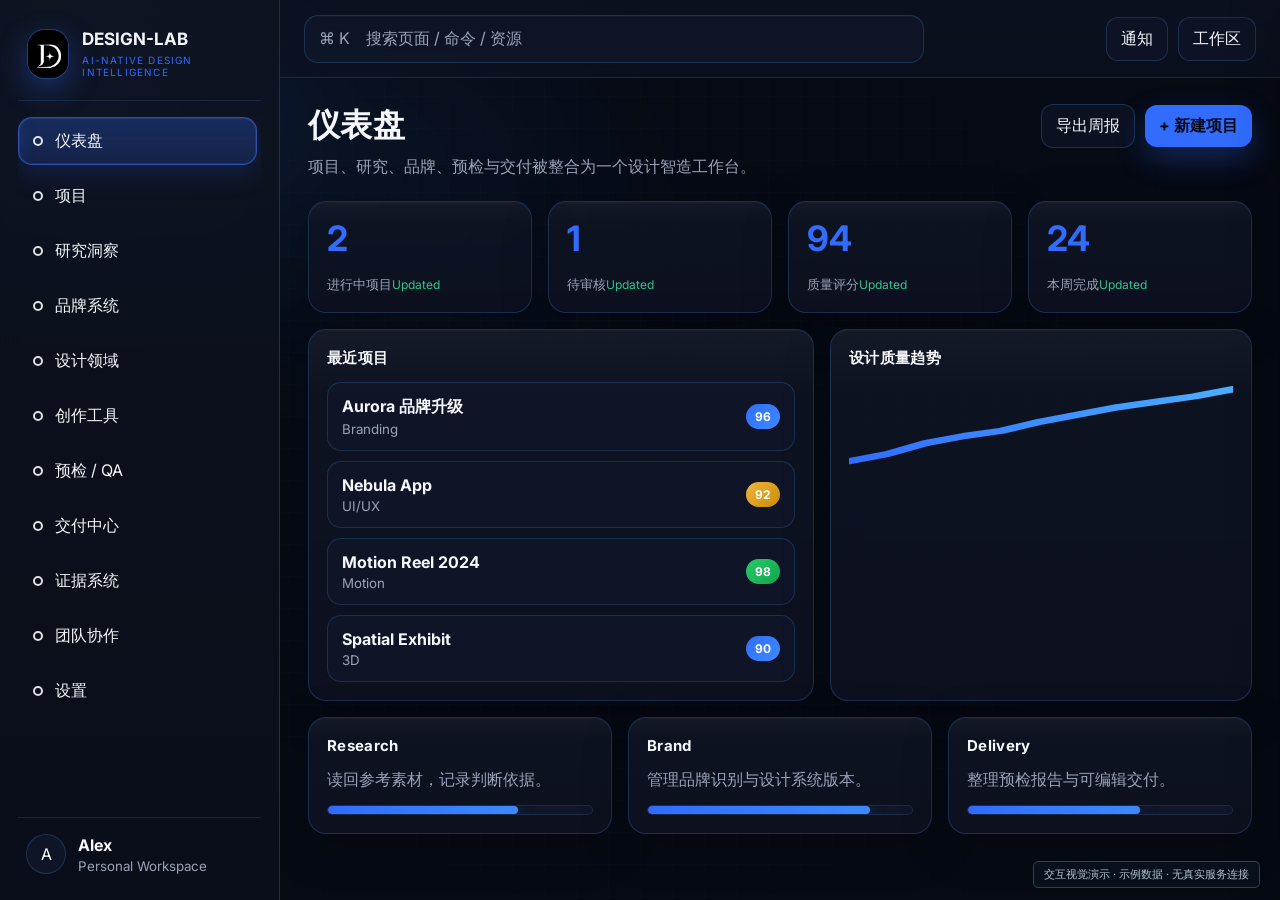
<file: site-unseen/cases/source_ui/design-lab/index.html>
<!doctype html>
<html lang="zh-CN">
<head>
<meta charset="utf-8">
<meta name="viewport" content="width=device-width,initial-scale=1">
<title>DESIGN-LAB · 最终版</title>
<style>
:root{
--bg:#060A14;--sidebar:#090E1A;--surface:#0D1221;--surface2:#11182A;--border:#213D66;
--primary:#316CFF;--secondary:#4BAFFF;--text:#F5F7FC;--muted:#9AA3B8;--success:#2FC58D;--warning:#F4B942;--error:#F05252;
}

:root{
  --radius:18px;
  --radius-sm:12px;
  --blur:18px;
  --shadow:0 20px 80px rgba(0,0,0,.35);
  --shadow-soft:0 12px 48px rgba(0,0,0,.22);
  --grid:rgba(255,255,255,.05);
}
*{box-sizing:border-box}
html,body{height:100%;margin:0}
body{
  font-family:Inter,"Segoe UI","PingFang SC","Microsoft YaHei","Noto Sans SC",system-ui,sans-serif;
  background:var(--bg);
  color:var(--text);
  overflow:hidden;
}
button,input,textarea,select{font:inherit}
button{cursor:pointer}
a{text-decoration:none;color:inherit}
.app{
  position:relative;
  display:grid;
  grid-template-columns:280px 1fr;
  min-height:100vh;
  isolation:isolate;
  overflow:hidden;
}
.ambient,.ambient::before,.ambient::after{
  content:"";
  position:absolute;
  inset:auto;
  border-radius:999px;
  filter:blur(80px);
  z-index:-2;
  opacity:.45;
  animation:floatGlow 12s ease-in-out infinite;
}
.ambient{
  width:360px;height:360px;left:-100px;top:-80px;
  background:color-mix(in srgb,var(--primary) 40%, transparent);
}
.ambient::before{
  width:320px;height:320px;right:-20vw;top:8vh;
  background:color-mix(in srgb,var(--secondary) 30%, transparent);
  animation-delay:-4s;
}
.ambient::after{
  width:280px;height:280px;left:35vw;bottom:-100px;
  background:color-mix(in srgb,var(--primary) 22%, transparent);
  animation-delay:-7s;
}
.grid-bg{
  position:absolute;inset:0;z-index:-3;opacity:.22;
  background-image:
    linear-gradient(var(--grid) 1px, transparent 1px),
    linear-gradient(90deg,var(--grid) 1px, transparent 1px);
  background-size:32px 32px;
  mask-image:radial-gradient(circle at center, black 45%, transparent 95%);
}
.sidebar{
  position:relative;
  background:linear-gradient(180deg,color-mix(in srgb,var(--sidebar) 85%, #fff 2%),var(--sidebar));
  border-right:1px solid color-mix(in srgb,var(--border) 75%, transparent);
  padding:22px 18px;
  display:flex;
  flex-direction:column;
  backdrop-filter:blur(18px);
}
.brand{
  display:flex;gap:14px;align-items:center;
  padding:8px 10px 22px;
  border-bottom:1px solid color-mix(in srgb,var(--border) 55%, transparent);
  margin-bottom:16px;
}
.brand-mark{
  width:48px;height:48px;border-radius:16px;
  display:grid;place-items:center;
  color:#fff;font-weight:900;letter-spacing:.04em;
  background:
    radial-gradient(circle at 30% 30%,color-mix(in srgb,var(--primary) 80%, white 6%),transparent 45%),
    linear-gradient(135deg,color-mix(in srgb,var(--primary) 80%, #fff 3%),color-mix(in srgb,var(--secondary) 55%, var(--primary)));
  box-shadow:0 0 0 1px color-mix(in srgb,var(--primary) 25%, white 5%),0 10px 30px color-mix(in srgb,var(--primary) 38%, transparent);
}
.brand h1{margin:0;font-size:17px;line-height:1.15}
.brand small{display:block;margin-top:4px;color:var(--primary);font-size:10px;letter-spacing:.12em}
.nav{display:flex;flex-direction:column;gap:7px;overflow:auto;padding-right:4px}
.nav button{
  position:relative;
  display:flex;gap:12px;align-items:center;
  width:100%;
  padding:12px 14px;
  border-radius:14px;
  color:var(--text);
  background:transparent;
  border:1px solid transparent;
  text-align:left;
  transition:.22s ease;
}
.nav button:hover{
  background:color-mix(in srgb,var(--surface2) 78%, transparent);
  border-color:color-mix(in srgb,var(--border) 70%, transparent);
  transform:translateX(3px);
}
.nav button.active{
  background:
    linear-gradient(180deg,color-mix(in srgb,var(--primary) 26%, transparent),color-mix(in srgb,var(--primary) 16%, transparent)),
    color-mix(in srgb,var(--surface2) 68%, transparent);
  border-color:color-mix(in srgb,var(--primary) 45%, white 5%);
  box-shadow:0 8px 28px color-mix(in srgb,var(--primary) 18%, transparent), inset 0 0 0 1px color-mix(in srgb,var(--primary) 10%, white 4%);
}
.nav button.active::before{
  content:"";
  position:absolute;left:-4px;top:10px;bottom:10px;width:3px;border-radius:999px;
  background:linear-gradient(180deg,var(--secondary),var(--primary));
  box-shadow:0 0 16px color-mix(in srgb,var(--primary) 70%, transparent);
}
.nav-dot{
  width:10px;height:10px;border-radius:50%;
  border:2px solid currentColor;opacity:.9;flex:0 0 auto;
}
.sidebar-footer{
  margin-top:auto;
  border-top:1px solid color-mix(in srgb,var(--border) 55%, transparent);
  padding:16px 8px 4px;
  display:flex;align-items:center;gap:12px;
}
.avatar{
  width:40px;height:40px;border-radius:50%;
  display:grid;place-items:center;
  background:color-mix(in srgb,var(--surface2) 82%, transparent);
  border:1px solid color-mix(in srgb,var(--border) 72%, transparent);
  color:#fff;
}
.sidebar-footer small{display:block;color:var(--muted);margin-top:3px}
.main{
  display:flex;flex-direction:column;min-width:0;
}
.topbar{
  height:78px;display:flex;align-items:center;justify-content:space-between;
  padding:0 24px;
  border-bottom:1px solid color-mix(in srgb,var(--border) 60%, transparent);
  background:linear-gradient(180deg,color-mix(in srgb,var(--surface) 82%, transparent),color-mix(in srgb,var(--surface) 72%, transparent));
  backdrop-filter:blur(18px);
}
.search{
  width:min(620px,54vw);
  display:flex;align-items:center;gap:10px;
  background:color-mix(in srgb,var(--surface2) 72%, transparent);
  border:1px solid color-mix(in srgb,var(--border) 72%, transparent);
  border-radius:14px;
  padding:12px 14px;
  color:var(--muted);
  box-shadow:inset 0 1px 0 rgba(255,255,255,.02);
}
.search:hover{border-color:color-mix(in srgb,var(--primary) 45%, white 3%)}
.top-actions{display:flex;gap:10px}
.ghost-btn,.soft-btn,.primary-btn,.danger-btn{
  border-radius:12px;padding:10px 14px;
  transition:.2s ease;
}
.ghost-btn,.soft-btn{
  border:1px solid color-mix(in srgb,var(--border) 72%, transparent);
  background:color-mix(in srgb,var(--surface2) 62%, transparent);
  color:var(--text);
}
.ghost-btn:hover,.soft-btn:hover{
  transform:translateY(-1px);
  border-color:color-mix(in srgb,var(--primary) 38%, white 3%);
  box-shadow:0 8px 28px rgba(0,0,0,.15);
}
.primary-btn{
  border:0;color:#fff;font-weight:700;
  background:linear-gradient(135deg,color-mix(in srgb,var(--primary) 92%, white 4%),color-mix(in srgb,var(--secondary) 55%, var(--primary)));
  box-shadow:0 12px 30px color-mix(in srgb,var(--primary) 28%, transparent);
}
.primary-btn:hover{transform:translateY(-1px) scale(1.01)}
.danger-btn{
  border:0;color:#fff;font-weight:700;
  background:linear-gradient(135deg,color-mix(in srgb,var(--error) 88%, white 3%),color-mix(in srgb,var(--error) 60%, #000));
}
.content{
  flex:1;overflow:auto;padding:26px 28px 30px;
}
.page-head{
  display:flex;justify-content:space-between;align-items:flex-start;gap:20px;
  margin-bottom:22px;
}
.page-head h2{margin:0 0 6px;font-size:32px;letter-spacing:.01em}
.page-head p{margin:0;color:var(--muted);max-width:760px;line-height:1.55}
.page-actions{display:flex;gap:10px;align-items:center}
.kpi-grid,.two-col,.three-col,.split{
  display:grid;gap:16px;
}
.kpi-grid{grid-template-columns:repeat(4,minmax(0,1fr))}
.two-col{grid-template-columns:1.2fr 1fr}
.three-col{grid-template-columns:repeat(3,minmax(0,1fr))}
.split{grid-template-columns:1.35fr .95fr}
.panel{
  position:relative;
  background:
    linear-gradient(180deg,color-mix(in srgb,var(--surface) 82%, white 1%),color-mix(in srgb,var(--surface) 94%, #000 2%));
  border:1px solid color-mix(in srgb,var(--border) 70%, transparent);
  border-radius:var(--radius);
  padding:18px;
  box-shadow:var(--shadow-soft), inset 0 1px 0 rgba(255,255,255,.02);
  overflow:hidden;
}
.panel::before{
  content:"";
  position:absolute;inset:0;
  background:linear-gradient(180deg,rgba(255,255,255,.03),transparent 18%);
  pointer-events:none;
}
.panel:hover{
  border-color:color-mix(in srgb,var(--primary) 44%, white 3%);
  box-shadow:0 18px 44px rgba(0,0,0,.22), 0 0 0 1px color-mix(in srgb,var(--primary) 10%, white 2%);
}
.panel h3{
  margin:0 0 14px;font-size:15px;letter-spacing:.02em
}
.kpi strong{
  display:block;font-size:35px;line-height:1.05;margin-bottom:10px;color:var(--primary)
}
.kpi small{color:var(--muted)}
.kpi .trend{display:inline-flex;align-items:center;gap:6px;font-size:12px;margin-top:10px;color:var(--muted)}
.kpi .trend.up{color:var(--success)}
.kpi .trend.warn{color:var(--warning)}
.list{display:flex;flex-direction:column;gap:10px}
.list-item{
  display:flex;justify-content:space-between;align-items:center;gap:12px;
  padding:13px 14px;border-radius:14px;
  background:color-mix(in srgb,var(--surface2) 74%, transparent);
  border:1px solid color-mix(in srgb,var(--border) 68%, transparent);
  transition:.18s ease;
}
.list-item:hover{
  transform:translateY(-1px);
  border-color:color-mix(in srgb,var(--primary) 34%, white 3%);
}
.list-item small{display:block;color:var(--muted);margin-top:3px}
.tag{
  display:inline-flex;align-items:center;gap:6px;
  padding:5px 9px;border-radius:999px;font-size:12px;font-weight:700;color:#fff;
  white-space:nowrap;
}
.tag.ok{background:linear-gradient(135deg,#27c86a,#11a74d)}
.tag.warn{background:linear-gradient(135deg,#f2b541,#c98c00)}
.tag.bad{background:linear-gradient(135deg,#f86b6b,#cb3e3e)}
.tag.info{background:linear-gradient(135deg,var(--primary),color-mix(in srgb,var(--secondary) 45%, var(--primary)))}
.table-wrap{overflow:auto}
.table{
  width:100%;border-collapse:collapse;min-width:720px;
}
.table th,.table td{
  text-align:left;padding:12px 10px;border-bottom:1px solid color-mix(in srgb,var(--border) 60%, transparent);font-size:13px;vertical-align:middle
}
.table th{color:var(--muted);font-weight:600}
.table tbody tr:hover td{background:color-mix(in srgb,var(--surface2) 74%, transparent)}
.toolbar{
  display:flex;gap:10px;flex-wrap:wrap;margin-bottom:14px
}
.toolbar input,.toolbar textarea,.toolbar select,.input{
  width:auto;min-width:0;
  border:1px solid color-mix(in srgb,var(--border) 72%, transparent);
  background:color-mix(in srgb,var(--surface2) 72%, transparent);
  color:var(--text);padding:11px 12px;border-radius:12px;
  outline:none;
}
.toolbar input:focus,.toolbar textarea:focus,.toolbar select:focus,.input:focus{
  border-color:color-mix(in srgb,var(--primary) 48%, white 4%);
  box-shadow:0 0 0 4px color-mix(in srgb,var(--primary) 12%, transparent);
}
.toolbar .seg{
  display:flex;gap:8px;flex-wrap:wrap
}
.toolbar .seg button{
  border:1px solid color-mix(in srgb,var(--border) 70%, transparent);
  background:color-mix(in srgb,var(--surface2) 68%, transparent);
  color:var(--text);padding:10px 12px;border-radius:12px
}
.toolbar .seg button.active{
  background:linear-gradient(135deg,color-mix(in srgb,var(--primary) 86%, white 3%),color-mix(in srgb,var(--secondary) 44%, var(--primary)));
  border-color:color-mix(in srgb,var(--primary) 48%, white 4%);
  color:#fff;
}
.muted{color:var(--muted)}
.big-number{
  font-size:42px;font-weight:900;letter-spacing:-.02em;color:var(--primary);
  text-shadow:0 0 24px color-mix(in srgb,var(--primary) 32%, transparent)
}
.spark{
  width:100%;height:180px;
}
.progress{
  width:100%;height:10px;border-radius:999px;overflow:hidden;
  background:color-mix(in srgb,var(--surface2) 82%, transparent);
  border:1px solid color-mix(in srgb,var(--border) 55%, transparent)
}
.progress > div{
  height:100%;border-radius:999px;
  background:linear-gradient(90deg,var(--primary),color-mix(in srgb,var(--secondary) 45%, var(--primary)));
  box-shadow:0 0 20px color-mix(in srgb,var(--primary) 30%, transparent);
}
.canvas{
  position:relative;
  min-height:520px;
  border-radius:18px;
  border:1px solid color-mix(in srgb,var(--border) 60%, transparent);
  background:
    linear-gradient(var(--grid) 1px, transparent 1px),
    linear-gradient(90deg,var(--grid) 1px, transparent 1px),
    radial-gradient(circle at 30% 20%, color-mix(in srgb,var(--primary) 8%, transparent), transparent 40%);
  background-size:30px 30px,30px 30px,auto;
  overflow:hidden;
}
.flow-svg{
  position:absolute;inset:0;pointer-events:none;z-index:0;
}
.flow-svg path{
  stroke:color-mix(in srgb,var(--primary) 62%, white 3%);
  stroke-width:3;fill:none;stroke-linecap:round;
  stroke-dasharray:10 14;
  animation:dashMove 3.6s linear infinite;
  filter:drop-shadow(0 0 10px color-mix(in srgb,var(--primary) 40%, transparent));
}
.node{
  position:absolute;z-index:2;
  min-width:150px;max-width:190px;
  padding:14px 16px;border-radius:16px;
  background:
    linear-gradient(180deg,color-mix(in srgb,var(--surface2) 82%, white 1%),color-mix(in srgb,var(--surface2) 96%, #000 2%));
  border:1px solid color-mix(in srgb,var(--primary) 42%, white 3%);
  box-shadow:0 16px 34px rgba(0,0,0,.28), inset 0 1px 0 rgba(255,255,255,.03);
  user-select:none;cursor:grab;
  transition:.18s ease;
}
.node:hover{transform:translateY(-2px)}
.node:active{cursor:grabbing}
.node .title{font-weight:800}
.node .meta{color:var(--muted);font-size:12px;margin-top:5px}
.overlay{
  position:fixed;inset:0;background:rgba(0,0,0,.55);backdrop-filter:blur(6px);
  display:none;align-items:center;justify-content:center;padding:20px;z-index:90;
}
.overlay.open{display:flex}
.modal{
  width:min(760px,96vw);
  border-radius:22px;padding:22px 22px 18px;
  background:linear-gradient(180deg,color-mix(in srgb,var(--surface) 90%, white 1%),color-mix(in srgb,var(--surface) 98%, black 1%));
  border:1px solid color-mix(in srgb,var(--primary) 35%, white 4%);
  box-shadow:var(--shadow);
}
.modal h3{margin:0 0 10px}
.modal .body{color:var(--muted);line-height:1.6}
.modal .actions{display:flex;justify-content:flex-end;gap:10px;margin-top:18px}
.drawer{
  position:fixed;top:0;right:-540px;height:100vh;width:min(520px,95vw);
  background:linear-gradient(180deg,color-mix(in srgb,var(--surface) 90%, white 1%),color-mix(in srgb,var(--surface) 98%, black 1%));
  border-left:1px solid color-mix(in srgb,var(--primary) 28%, white 4%);
  box-shadow:-18px 0 50px rgba(0,0,0,.25);
  z-index:88;
  padding:24px;
  transition:right .28s cubic-bezier(.2,0,0,1);
}
.drawer.open{right:0}
.palette{
  position:fixed;left:50%;top:11vh;transform:translateX(-50%);
  width:min(820px,96vw);
  border-radius:20px;overflow:hidden;
  background:linear-gradient(180deg,color-mix(in srgb,var(--surface) 90%, white 1%),color-mix(in srgb,var(--surface) 98%, black 1%));
  border:1px solid color-mix(in srgb,var(--primary) 34%, white 4%);
  box-shadow:var(--shadow);
  display:none;z-index:95;
}
.palette.open{display:block}
.palette input{
  width:calc(100% - 24px);margin:12px;
  border:1px solid color-mix(in srgb,var(--border) 70%, transparent);
  background:color-mix(in srgb,var(--surface2) 74%, transparent);
  color:var(--text);padding:14px;border-radius:14px;outline:none;
}
.palette .item{
  display:flex;justify-content:space-between;gap:12px;align-items:center;
  padding:13px 16px;border-top:1px solid color-mix(in srgb,var(--border) 55%, transparent);
}
.palette .item:hover{
  background:color-mix(in srgb,var(--surface2) 74%, transparent)
}
.toast{
  position:fixed;right:18px;bottom:18px;z-index:110;
  min-width:220px;max-width:420px;
  padding:13px 15px;border-radius:16px;
  border:1px solid color-mix(in srgb,var(--primary) 34%, white 4%);
  background:linear-gradient(180deg,color-mix(in srgb,var(--surface) 88%, white 1%),color-mix(in srgb,var(--surface) 98%, black 1%));
  box-shadow:var(--shadow-soft);
  opacity:0;transform:translateY(12px) scale(.98);pointer-events:none;
  transition:.22s ease;
}
.toast.show{opacity:1;transform:translateY(0) scale(1)}
.review-card{
  perspective:1200px;
  width:min(680px,100%);height:360px;margin:auto;
}
.review-inner{
  position:relative;width:100%;height:100%;transform-style:preserve-3d;
  transition:transform .55s cubic-bezier(.2,.6,.1,1);
}
.review-card.flipped .review-inner{transform:rotateY(180deg)}
.review-face{
  position:absolute;inset:0;border-radius:20px;padding:28px;
  backface-visibility:hidden;
  background:linear-gradient(180deg,color-mix(in srgb,var(--surface) 88%, white 1%),color-mix(in srgb,var(--surface) 98%, black 1%));
  border:1px solid color-mix(in srgb,var(--primary) 34%, white 4%);
  box-shadow:var(--shadow-soft);
}
.review-face.back{transform:rotateY(180deg)}
.metric-ring{
  position:relative;width:120px;height:120px;margin:auto;
}
.metric-ring svg{transform:rotate(-90deg)}
.metric-ring .label{
  position:absolute;inset:0;display:grid;place-items:center;font-weight:800;font-size:24px
}
.graph-stage{
  position:relative;
  min-height:380px;
  border-radius:18px;
  background:
    radial-gradient(circle at 50% 50%, color-mix(in srgb,var(--primary) 12%, transparent), transparent 45%),
    linear-gradient(180deg, rgba(255,255,255,.02), transparent);
  border:1px solid color-mix(in srgb,var(--border) 58%, transparent);
  overflow:hidden;
}
.graph-stage svg{width:100%;height:100%}
.graph-stage circle.node-dot{
  fill:color-mix(in srgb,var(--surface2) 88%, transparent);
  stroke:color-mix(in srgb,var(--secondary) 65%, white 2%);
  stroke-width:2;
  cursor:pointer;
  transition:.2s ease;
  filter:drop-shadow(0 0 8px color-mix(in srgb,var(--primary) 18%, transparent));
}
.graph-stage circle.node-dot:hover,
.graph-stage circle.node-dot.active{
  stroke:var(--secondary);
  stroke-width:3;
  transform:scale(1.06);
  filter:drop-shadow(0 0 14px color-mix(in srgb,var(--secondary) 40%, transparent));
}
.graph-stage .core{
  fill:var(--primary);
  filter:drop-shadow(0 0 18px color-mix(in srgb,var(--primary) 48%, transparent));
  animation:pulse 3s ease-in-out infinite;
}
.metric-row{
  display:grid;grid-template-columns:repeat(4,minmax(0,1fr));gap:12px
}
.metric-box{
  padding:14px;border-radius:14px;
  background:color-mix(in srgb,var(--surface2) 74%, transparent);
  border:1px solid color-mix(in srgb,var(--border) 62%, transparent);
}
.comment{
  padding:12px 14px;border-radius:14px;
  background:color-mix(in srgb,var(--surface2) 74%, transparent);
  border:1px solid color-mix(in srgb,var(--border) 62%, transparent);
}
.comment strong{display:block;margin-bottom:6px}
.scan-line{
  position:relative;overflow:hidden
}
.scan-line::after{
  content:"";position:absolute;left:0;right:0;top:-20%;
  height:36%;
  background:linear-gradient(180deg,transparent,color-mix(in srgb,var(--primary) 18%, white 3%),transparent);
  animation:scanSweep 2.4s linear infinite;
  pointer-events:none;
}
.status-stack{display:flex;gap:10px;flex-wrap:wrap}
.mono{font-family:ui-monospace,SFMono-Regular,Menlo,monospace}
.empty{
  text-align:center;padding:56px 20px;color:var(--muted)
}
.empty .icon{
  width:64px;height:64px;margin:0 auto 14px;border-radius:50%;
  border:1px solid color-mix(in srgb,var(--primary) 38%, white 3%);
  display:grid;place-items:center;color:var(--primary);font-size:28px;
  box-shadow:0 0 24px color-mix(in srgb,var(--primary) 18%, transparent);
}
@keyframes floatGlow{
  0%,100%{transform:translateY(0) translateX(0) scale(1)}
  50%{transform:translateY(20px) translateX(12px) scale(1.06)}
}
@keyframes dashMove{to{stroke-dashoffset:-48}}
@keyframes pulse{
  0%,100%{transform:scale(1);opacity:1}
  50%{transform:scale(1.05);opacity:.86}
}
@keyframes scanSweep{
  0%{transform:translateY(-120%)}
  100%{transform:translateY(420%)}
}
@media (max-width:1160px){
  .kpi-grid{grid-template-columns:repeat(2,minmax(0,1fr))}
  .two-col,.three-col,.split,.metric-row{grid-template-columns:1fr}
}
@media (max-width:840px){
  .app{grid-template-columns:1fr}
  .sidebar{display:none}
  .top-actions{display:none}
  .search{width:100%}
  .content{padding:18px}
  .kpi-grid{grid-template-columns:1fr}
  .page-head{flex-direction:column}
}

</style>
<style id="CASE_DELIVERY_NORMALIZATION">.primary-btn{background:var(--primary);color:#060A14}.primary-btn:focus-visible,.ghost-btn:focus-visible,.soft-btn:focus-visible,.danger-btn:focus-visible,input:focus-visible,textarea:focus-visible{outline:2px solid var(--primary);outline-offset:3px}@font-face{font-family:Inter;src:url('../../assets/fonts/Inter.ttf')}@font-face{font-family:CaseCJK;src:local('PingFang SC'),local('Microsoft YaHei'),local('Noto Sans CJK SC'),local('Noto Sans SC')}body,button,input,textarea,select{font-family:Inter,CaseCJK,"Segoe UI",sans-serif}.brand-mark{background:#000!important;overflow:hidden}body:after{content:'交互视觉演示 · 示例数据 · 无真实服务连接';position:fixed;right:20px;bottom:12px;z-index:9999;font-size:11px;color:#b1c1cf;background:#09131de8;padding:5px 10px;border:1px solid #29435a;border-radius:5px}</style></head>
<body>
<div class="app">
  <div class="ambient"></div>
  <div class="grid-bg"></div>
  <aside class="sidebar">
    <div class="brand">
      <div class="brand-mark">DL</div>
      <div>
        <h1>DESIGN-LAB</h1>
        <small>AI-NATIVE DESIGN INTELLIGENCE</small>
      </div>
    </div>
    <div class="nav"><button data-route="dashboard"><span class="nav-dot"></span><span>仪表盘</span></button>
<button data-route="projects"><span class="nav-dot"></span><span>项目</span></button>
<button data-route="research"><span class="nav-dot"></span><span>研究洞察</span></button>
<button data-route="brand"><span class="nav-dot"></span><span>品牌系统</span></button>
<button data-route="domains"><span class="nav-dot"></span><span>设计领域</span></button>
<button data-route="tools"><span class="nav-dot"></span><span>创作工具</span></button>
<button data-route="preflight"><span class="nav-dot"></span><span>预检 / QA</span></button>
<button data-route="deliverables"><span class="nav-dot"></span><span>交付中心</span></button>
<button data-route="evidence"><span class="nav-dot"></span><span>证据系统</span></button>
<button data-route="collab"><span class="nav-dot"></span><span>团队协作</span></button>
<button data-route="settings"><span class="nav-dot"></span><span>设置</span></button></div>
    <div class="sidebar-footer">
      <div class="avatar">A</div>
      <div><strong>Alex</strong><small>Personal Workspace</small></div>
    </div>
  </aside>
  <main class="main">
    <header class="topbar">
      <div class="search" id="openPalette">⌘ K　搜索页面 / 命令 / 资源</div>
      <div class="top-actions">
        <button class="ghost-btn" id="topNotice">通知</button>
        <button class="ghost-btn" id="openDrawer">工作区</button>
      </div>
    </header>
    <section class="content" id="content"></section>
  </main>
</div>

<div class="overlay" id="modal">
  <div class="modal">
    <h3 id="modalTitle">确认操作</h3>
    <div class="body" id="modalBody">该操作将写入本地状态。</div>
    <div class="actions">
      <button class="ghost-btn" data-close-modal>取消</button>
      <button class="primary-btn" id="modalConfirm">确认</button>
    </div>
  </div>
</div>

<aside class="drawer" id="drawer">
  <h3 style="margin:0 0 8px">工作区 / Context</h3>
  <p class="muted" style="margin-top:0">保留当前任务上下文；按 Esc 返回工作区，核对来源与状态后继续。</p>
  <div class="status-stack" style="margin:14px 0 20px">
    <span class="tag info">Live UI</span>
    <span class="tag ok">Local State</span>
    <span class="tag warn">Static Deploy</span>
  </div>
  <div class="panel">
    <h3>界面状态</h3>
    <div class="list">
      <div class="list-item"><span>Rendering</span><span class="tag ok">Ready</span></div>
      <div class="list-item"><span>Motion Effects</span><span class="tag ok">Enabled</span></div>
      <div class="list-item"><span>Palette</span><span class="tag info">Ctrl/Cmd + K</span></div>
    </div>
  </div>
  <button class="primary-btn" id="closeDrawer" style="margin-top:18px;width:100%">关闭</button>
</aside>

<div class="palette" id="palette">
  <input id="paletteInput" placeholder="搜索页面、命令或模块…">
  <div id="paletteItems"><div class="item" data-go="dashboard"><span>仪表盘</span><small>Open</small></div>
<div class="item" data-go="projects"><span>项目</span><small>Open</small></div>
<div class="item" data-go="research"><span>研究洞察</span><small>Open</small></div>
<div class="item" data-go="brand"><span>品牌系统</span><small>Open</small></div>
<div class="item" data-go="domains"><span>设计领域</span><small>Open</small></div>
<div class="item" data-go="tools"><span>创作工具</span><small>Open</small></div>
<div class="item" data-go="preflight"><span>预检 / QA</span><small>Open</small></div>
<div class="item" data-go="deliverables"><span>交付中心</span><small>Open</small></div>
<div class="item" data-go="evidence"><span>证据系统</span><small>Open</small></div>
<div class="item" data-go="collab"><span>团队协作</span><small>Open</small></div>
<div class="item" data-go="settings"><span>设置</span><small>Open</small></div></div>
</div>

<div class="toast" id="toast">Done</div>

<script>
const APP_KEY = "design-lab-final";
const NAV = [["dashboard", "仪表盘"], ["projects", "项目"], ["research", "研究洞察"], ["brand", "品牌系统"], ["domains", "设计领域"], ["tools", "创作工具"], ["preflight", "预检 / QA"], ["deliverables", "交付中心"], ["evidence", "证据系统"], ["collab", "团队协作"], ["settings", "设置"]];
const content = document.getElementById("content");
const modal = document.getElementById("modal");
const modalTitle = document.getElementById("modalTitle");
const modalBody = document.getElementById("modalBody");
const modalConfirm = document.getElementById("modalConfirm");
const drawer = document.getElementById("drawer");
const palette = document.getElementById("palette");
const paletteInput = document.getElementById("paletteInput");
const toast = document.getElementById("toast");

function getHash(){return location.hash.replace("#","") || NAV[0][0];}
function showToast(msg){
  toast.textContent = msg;
  toast.classList.add("show");
  clearTimeout(window.__toastTimer);
  window.__toastTimer = setTimeout(()=>toast.classList.remove("show"),1800);
}
function activateNav(id){
  document.querySelectorAll("[data-route]").forEach(btn=>btn.classList.toggle("active", btn.dataset.route === id));
}
function setRoute(id){location.hash = id; render(id);}
function openModal(title, html, onConfirm){
  modalTitle.textContent = title;
  modalBody.innerHTML = html;
  modal.classList.add("open");
  modalConfirm.onclick = ()=>{ modal.classList.remove("open"); onConfirm && onConfirm(); };
}
function closeModal(){ modal.classList.remove("open"); }
function openDrawer(){ drawer.classList.add("open"); }
function closeDrawer(){ drawer.classList.remove("open"); }
function openPalette(){ palette.classList.add("open"); paletteInput.focus(); paletteInput.select(); }
function closePalette(){ palette.classList.remove("open"); paletteInput.value=""; document.querySelectorAll("#paletteItems .item").forEach(el=>el.style.display="flex"); }
function renderPageHead(title, desc, actionText="", secondary=""){
  return `
    <div class="page-head">
      <div>
        <h2>${title}</h2>
        <p>${desc}</p>
      </div>
      <div class="page-actions">
        ${secondary ? `<button class="ghost-btn" data-action="${secondary}">${secondary}</button>` : ""}
        ${actionText ? `<button class="primary-btn" data-action="${actionText}">${actionText}</button>` : ""}
      </div>
    </div>
  `;
}
function sparkline(values){
  const width = 100, height = 100;
  const step = width / (values.length - 1);
  const points = values.map((v,i)=>`${(i*step).toFixed(1)},${(100-v).toFixed(1)}`).join(" ");
  return `<svg class="spark" viewBox="0 0 100 100" preserveAspectRatio="none">
    <defs><linearGradient id="spark-grad" x1="0" x2="1"><stop offset="0%" stop-color="var(--primary)"/><stop offset="100%" stop-color="var(--secondary)"/></linearGradient></defs>
    <polyline points="${points}" fill="none" stroke="url(#spark-grad)" stroke-width="3.4" stroke-linecap="round" stroke-linejoin="round"/>
  </svg>`;
}
function animateCounters(){
  document.querySelectorAll("[data-count]").forEach(el=>{
    const raw = el.dataset.count;
    const suffix = el.dataset.suffix || "";
    const target = parseFloat(raw);
    const decimals = (raw.includes(".")) ? raw.split(".")[1].length : 0;
    let current = 0;
    const duration = 900;
    const start = performance.now();
    function tick(now){
      const p = Math.min(1,(now-start)/duration);
      const eased = 1 - Math.pow(1-p,3);
      current = target * eased;
      el.textContent = current.toFixed(decimals) + suffix;
      if(p < 1) requestAnimationFrame(tick);
    }
    requestAnimationFrame(tick);
  });
}
document.getElementById("openPalette").onclick = openPalette;
document.getElementById("openDrawer").onclick = openDrawer;
document.getElementById("closeDrawer").onclick = closeDrawer;
document.getElementById("topNotice").onclick = ()=>showToast("暂无新的通知");
document.querySelectorAll("[data-close-modal]").forEach(btn=>btn.onclick = closeModal);
document.querySelectorAll("[data-route]").forEach(btn=>btn.onclick = ()=>setRoute(btn.dataset.route));
document.querySelectorAll("#paletteItems .item").forEach(el=>el.onclick = ()=>{ setRoute(el.dataset.go); closePalette(); });
paletteInput.addEventListener("input", ()=>{
  const q = paletteInput.value.toLowerCase();
  document.querySelectorAll("#paletteItems .item").forEach(el=>el.style.display = el.textContent.toLowerCase().includes(q) ? "flex" : "none");
});
window.addEventListener("keydown",(e)=>{
  if((e.ctrlKey || e.metaKey) && e.key.toLowerCase()==="k"){ e.preventDefault(); palette.classList.contains("open") ? closePalette() : openPalette(); }
  if(e.key==="Escape"){ closePalette(); closeModal(); closeDrawer(); }
});
window.addEventListener("hashchange", ()=>render(getHash()));

let projects = JSON.parse(localStorage.getItem(APP_KEY + ":projects") || "null") || [
  {name:"Aurora 品牌升级", domain:"Branding", status:"进行中", quality:96},
  {name:"Nebula App", domain:"UI/UX", status:"评审中", quality:92},
  {name:"Motion Reel 2024", domain:"Motion", status:"已完成", quality:98},
  {name:"Spatial Exhibit", domain:"3D", status:"进行中", quality:90}
];
let comments = JSON.parse(localStorage.getItem(APP_KEY + ":comments") || "null") || [
  {author:"Alex", text:"调整首页 Hero 的层级与节奏。"},
  {author:"Taylor", text:"更新 UI Kit 里按钮与状态标签。"},
];
const checks = [
  {name:"图片分辨率", cat:"资产", level:"pass", msg:"全部满足要求"},
  {name:"字体缺失", cat:"字体", level:"warn", msg:"Page 04 缺少 1 个字体"},
  {name:"出血设置", cat:"印刷", level:"error", msg:"Poster A2 缺少 3mm 出血"},
  {name:"版权来源", cat:"合规", level:"pass", msg:"授权记录完整"},
  {name:"色彩空间", cat:"输出", level:"pass", msg:"CMYK 配置正确"},
  {name:"导出命名", cat:"交付", level:"warn", msg:"2 个文件命名不规范"}
];

function head(title, desc, primary="", secondary=""){ return renderPageHead(title, desc, primary, secondary); }
function kpiCard(num, label, suffix=""){
  return `<div class="panel kpi"><strong data-count="${num}" data-suffix="${suffix}">0${suffix}</strong><small>${label}</small><div class="trend up">Updated</div></div>`;
}
function statusTag(status){
  if(status === "已完成") return `<span class="tag ok">已完成</span>`;
  if(status === "评审中") return `<span class="tag warn">评审中</span>`;
  return `<span class="tag info">进行中</span>`;
}
function renderDashboard(){
  const avg = Math.round(projects.reduce((a,b)=>a+b.quality,0) / projects.length);
  content.innerHTML = `
    ${head("仪表盘","项目、研究、品牌、预检与交付被整合为一个设计智造工作台。","+ 新建项目","导出周报")}
    <div class="kpi-grid">
      ${kpiCard(projects.filter(p=>p.status==="进行中").length,"进行中项目")}
      ${kpiCard(projects.filter(p=>p.status==="评审中").length,"待审核")}
      ${kpiCard(avg,"质量评分")}
      ${kpiCard("24","本周完成")}
    </div>
    <div class="two-col" style="margin-top:16px">
      <div class="panel">
        <h3>最近项目</h3>
        <div class="list">
          ${projects.map(p=>`<div class="list-item"><div><strong>${p.name}</strong><small>${p.domain}</small></div><span class="tag ${p.status==="评审中"?"warn":p.status==="已完成"?"ok":"info"}">${p.quality}</span></div>`).join("")}
        </div>
      </div>
      <div class="panel">
        <h3>设计质量趋势</h3>
        ${sparkline([56,60,66,70,73,78,82,86,89,92,96])}
      </div>
    </div>
    <div class="three-col" style="margin-top:16px">
      ${["Research","Brand","Delivery"].map(x=>`<div class="panel"><h3>${x}</h3><div class="muted">${x==="Research"?"读回参考素材，记录判断依据。":x==="Brand"?"管理品牌识别与设计系统版本。":"整理预检报告与可编辑交付。"}</div><div class="progress" style="margin-top:14px"><div style="width:${x==="Research"?72:x==="Brand"?84:65}%"></div></div></div>`).join("")}
    </div>
  `;
  wireButtons();
  animateCounters();
}
function renderProjects(){
  content.innerHTML = `
    ${head("项目","支持筛选、编辑与本地持久化。","+ 新建项目","导出项目")}
    <div class="toolbar">
      <input id="pSearch" class="input" placeholder="搜索项目…" style="min-width:240px;flex:1">
      <select id="pStatus" class="input">
        <option value="">全部状态</option>
        <option>进行中</option><option>评审中</option><option>已完成</option>
      </select>
    </div>
    <div class="panel">
      <div class="table-wrap">
        <table class="table">
          <thead><tr><th>项目</th><th>领域</th><th>状态</th><th>质量</th><th></th></tr></thead>
          <tbody id="pBody"></tbody>
        </table>
      </div>
    </div>
  `;
  const body = document.getElementById("pBody");
  const search = document.getElementById("pSearch");
  const status = document.getElementById("pStatus");
  function draw(){
    const q = search.value.toLowerCase();
    body.innerHTML = projects.filter(p=>(!status.value || p.status===status.value) && p.name.toLowerCase().includes(q)).map((p,i)=>`<tr>
      <td><strong>${p.name}</strong></td>
      <td>${p.domain}</td>
      <td>${statusTag(p.status)}</td>
      <td>${p.quality}</td>
      <td><button class="ghost-btn editProject" data-i="${i}">编辑</button></td>
    </tr>`).join("");
    document.querySelectorAll(".editProject").forEach(btn=>btn.onclick = ()=>editProject(parseInt(btn.dataset.i)));
  }
  search.oninput = draw;
  status.onchange = draw;
  draw();
  wireButtons();
}
function editProject(i){
  const p = projects[i];
  openModal("编辑项目", `
    <div style="display:grid;gap:10px;margin-top:12px">
      <input class="input" id="editName" value="${p.name}">
      <select class="input" id="editStatus">
        ${["进行中","评审中","已完成"].map(s=>`<option ${s===p.status?"selected":""}>${s}</option>`).join("")}
      </select>
      <input class="input" id="editQuality" type="number" min="0" max="100" value="${p.quality}">
    </div>
  `, ()=>{
    p.name = document.getElementById("editName").value;
    p.status = document.getElementById("editStatus").value;
    p.quality = parseInt(document.getElementById("editQuality").value || "0");
    localStorage.setItem(APP_KEY + ":projects", JSON.stringify(projects));
    showToast("项目已更新");
    renderProjects();
  });
}
function renderPreflight(){
  content.innerHTML = `
    ${head("预检 / QA","检查交付风险，区分通过、警告与错误；预检仅探测与报告。","运行预检","导出报告")}
    <div class="kpi-grid">
      ${kpiCard("0","通过项")}
      ${kpiCard("0","警告项")}
      ${kpiCard("0","错误项")}
      ${kpiCard("0","质量得分")}
    </div>
    <div class="panel scan-line" style="margin-top:16px">
      <h3>检查结果</h3>
      <div id="checkList" class="list"><div class="muted">点击“运行预检”开始扫描。</div></div>
    </div>
  `;
  wireButtons(action=>{
    if(action === "运行预检"){
      const list = document.getElementById("checkList");
      const nums = document.querySelectorAll("[data-count]");
      let idx = 0;
      list.innerHTML = "";
      const timer = setInterval(()=>{
        if(idx >= checks.length){
          clearInterval(timer);
          const pass = checks.filter(c=>c.level==="pass").length;
          const warn = checks.filter(c=>c.level==="warn").length;
          const err = checks.filter(c=>c.level==="error").length;
          nums[0].dataset.count = pass; nums[1].dataset.count = warn; nums[2].dataset.count = err; nums[3].dataset.count = Math.max(0, 100 - err*12 - warn*4);
          nums.forEach(el=>el.textContent = "0");
          animateCounters();
          showToast("预检完成");
          return;
        }
        const c = checks[idx++];
        const tag = c.level==="pass" ? "ok" : c.level==="warn" ? "warn" : "bad";
        list.insertAdjacentHTML("beforeend", `<div class="list-item"><div><strong>${c.name}</strong><small>${c.cat} · ${c.msg}</small></div><span class="tag ${tag}">${c.level.toUpperCase()}</span></div>`);
      }, 380);
    } else {
      showToast(action + " 已触发");
    }
  });
}
function renderBrand(){
 const logo='<svg viewBox="28 130 501 620" width="100%" height="150"><defs><clipPath id="designUIBrand"><rect x="28" y="130" width="501" height="620"/></clipPath></defs><image href="../../assets/brand-lockups.webp" width="1672" height="941" clip-path="url(#designUIBrand)"/></svg>';
 const tiles=[['Logo',logo],['Color','<div style="display:flex;height:150px;gap:8px"><div style="flex:1;background:#060A14;border:1px solid #213D66;border-radius:12px"></div><div style="flex:1;background:#316CFF;border-radius:12px"></div><div style="flex:1;background:#F5F7FC;border-radius:12px"></div></div>'],['Typography','<div style="height:150px;display:flex;flex-direction:column;justify-content:center"><strong style="font-size:42px">Aa 012</strong><span class="muted">清晰层级 · 连续阅读</span></div>'],['Icon','<div style="height:150px;display:flex;align-items:center;justify-content:space-around;color:var(--primary);font-size:44px"><span>◇</span><span>⊞</span><span>⌕</span><span>↗</span></div>'],['Graphic Language','<svg viewBox="0 0 400 150" width="100%" height="150"><path d="M0 75H400M200 0V150" stroke="#316CFF" stroke-dasharray="5 7"/><rect x="60" y="20" width="180" height="100" fill="#11182A" stroke="#316CFF"/><rect x="150" y="40" width="180" height="95" fill="#F5F7FC"/></svg>'],['Templates','<img src="../../assets/design-lab-keyvisual.webp" alt="数字模板主视觉" style="height:150px;width:100%;object-fit:cover;border-radius:12px">']];
 content.innerHTML=`${head("品牌系统","集中管理标志、色彩、字体与数字模板，保持系统识别一致。","导出资产")}<div class="three-col">${tiles.map(([name,art])=>`<div class="panel"><h3>${name}</h3><div style="margin-top:16px">${art}</div></div>`).join("")}</div>`;
 wireButtons();
}
function renderCollab(){
  content.innerHTML = `
    ${head("团队协作","评论、审批、版本活动一体化。","发送评论")}
    <div class="split">
      <div class="panel">
        <h3>评论流</h3>
        <div id="commentList" class="list">
          ${comments.map(c=>`<div class="comment"><strong>${c.author}</strong><div class="muted">${c.text}</div></div>`).join("")}
        </div>
        <textarea id="commentText" class="input" style="width:100%;min-height:120px;margin-top:14px" placeholder="写下新的协作评论…"></textarea>
      </div>
      <div class="panel">
        <h3>审批阶段</h3>
        <div class="list">
          <div class="list-item"><div><strong>Research Complete</strong><small>洞察已提交</small></div><span class="tag ok">Done</span></div>
          <div class="list-item"><div><strong>Design Review</strong><small>等待负责人确认</small></div><span class="tag warn">Pending</span></div>
          <div class="list-item"><div><strong>Delivery Pack</strong><small>准备导出</small></div><span class="tag info">Queued</span></div>
        </div>
      </div>
    </div>
  `;
  wireButtons(action=>{
    if(action === "发送评论"){
      const txt = document.getElementById("commentText").value.trim();
      if(!txt) return showToast("请输入评论内容");
      comments.unshift({author:"Alex", text:txt});
      localStorage.setItem(APP_KEY + ":comments", JSON.stringify(comments));
      showToast("评论已发送");
      renderCollab();
    }
  });
}
function renderGeneric(id){
  const label = NAV.find(x=>x[0]===id)?.[1] || "模块";
  content.innerHTML = `
    ${head(label,"记录设计判断、版本与质量依据，保留当前项目上下文。","主要操作","导出")}
    <div class="three-col">
      ${["概览","资源","活动"].map(x=>`<div class="panel"><h3>${x}</h3>
        <div class="list">
          <div class="list-item"><div><strong>${x} 01</strong><small>Design intelligence</small></div><span class="tag info">Live</span></div>
          <div class="list-item"><div><strong>${x} 02</strong><small>Production ready</small></div><span class="tag ok">Ready</span></div>
          <div class="list-item"><div><strong>${x} 03</strong><small>Review workflow</small></div><span class="tag warn">Pending</span></div>
        </div>
      </div>`).join("")}
    </div>
  `;
  wireButtons();
}
function wireButtons(customHandler){
  document.querySelectorAll("[data-action]").forEach(btn=>{
    btn.onclick = ()=>{
      if(customHandler){ customHandler(btn.dataset.action); return; }
      showToast(btn.dataset.action + " 已触发");
    };
  });
}
function render(id){
  activateNav(id);
  if(id === "dashboard") return renderDashboard();
  if(id === "projects") return renderProjects();
  if(id === "preflight") return renderPreflight();
  if(id === "brand") return renderBrand();
  if(id === "collab") return renderCollab();
  return renderGeneric(id);
}

render(getHash());
</script>
<script>document.querySelector('.brand-mark').innerHTML='<svg viewBox="28 170 501 385" style="width:100%;height:100%"><defs><clipPath id="brandSymbol"><rect x="28" y="170" width="501" height="385"/></clipPath></defs><image href="../../assets/brand-lockups.webp" width="1672" height="941" clip-path="url(#brandSymbol)"/></svg>';</script></body>
</html>
</file>
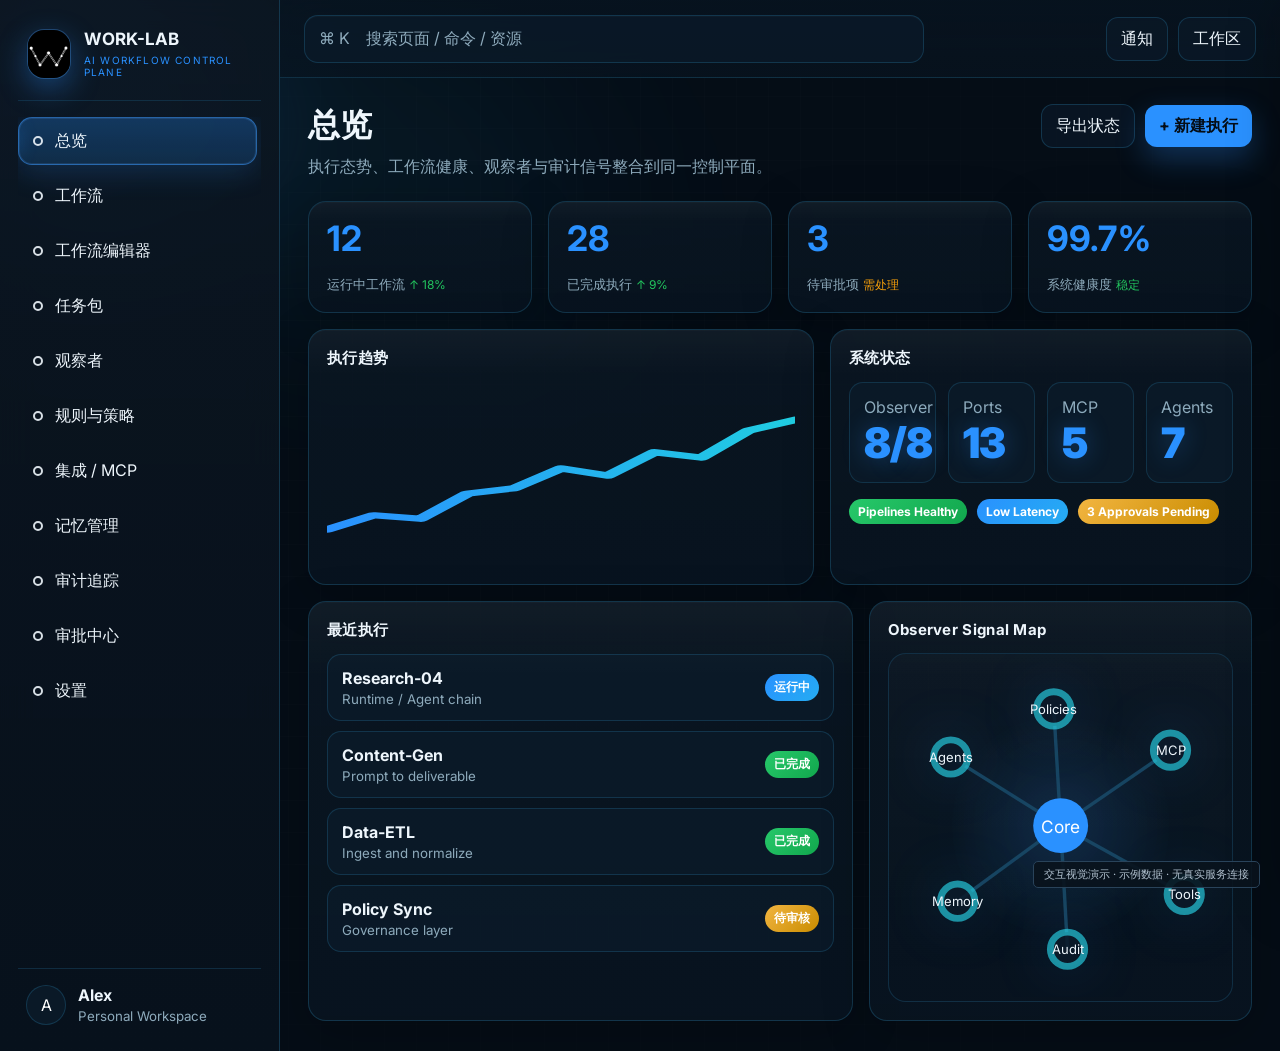
<file: site-unseen/cases/source_ui/work-lab/index.html>
<!doctype html>
<html lang="zh-CN">
<head>
<meta charset="utf-8">
<meta name="viewport" content="width=device-width,initial-scale=1">
<title>WORK-LAB · 最终版</title>
<style>
:root{
--bg:#050D16;--sidebar:#07111C;--surface:#081420;--surface2:#0C1B2A;--border:#17435D;
--primary:#2A91FF;--secondary:#20CDE1;--text:#EEF6FC;--muted:#8EABBC;--success:#22C55E;--warning:#F59E0B;--error:#EF4444;
}

:root{
  --radius:18px;
  --radius-sm:12px;
  --blur:18px;
  --shadow:0 20px 80px rgba(0,0,0,.35);
  --shadow-soft:0 12px 48px rgba(0,0,0,.22);
  --grid:rgba(255,255,255,.05);
}
*{box-sizing:border-box}
html,body{height:100%;margin:0}
body{
  font-family:Inter,"Segoe UI","PingFang SC","Microsoft YaHei","Noto Sans SC",system-ui,sans-serif;
  background:var(--bg);
  color:var(--text);
  overflow:hidden;
}
button,input,textarea,select{font:inherit}
button{cursor:pointer}
a{text-decoration:none;color:inherit}
.app{
  position:relative;
  display:grid;
  grid-template-columns:280px 1fr;
  min-height:100vh;
  isolation:isolate;
  overflow:hidden;
}
.ambient,.ambient::before,.ambient::after{
  content:"";
  position:absolute;
  inset:auto;
  border-radius:999px;
  filter:blur(80px);
  z-index:-2;
  opacity:.45;
  animation:floatGlow 12s ease-in-out infinite;
}
.ambient{
  width:360px;height:360px;left:-100px;top:-80px;
  background:color-mix(in srgb,var(--primary) 40%, transparent);
}
.ambient::before{
  width:320px;height:320px;right:-20vw;top:8vh;
  background:color-mix(in srgb,var(--secondary) 30%, transparent);
  animation-delay:-4s;
}
.ambient::after{
  width:280px;height:280px;left:35vw;bottom:-100px;
  background:color-mix(in srgb,var(--primary) 22%, transparent);
  animation-delay:-7s;
}
.grid-bg{
  position:absolute;inset:0;z-index:-3;opacity:.22;
  background-image:
    linear-gradient(var(--grid) 1px, transparent 1px),
    linear-gradient(90deg,var(--grid) 1px, transparent 1px);
  background-size:32px 32px;
  mask-image:radial-gradient(circle at center, black 45%, transparent 95%);
}
.sidebar{
  position:relative;
  background:linear-gradient(180deg,color-mix(in srgb,var(--sidebar) 85%, #fff 2%),var(--sidebar));
  border-right:1px solid color-mix(in srgb,var(--border) 75%, transparent);
  padding:22px 18px;
  display:flex;
  flex-direction:column;
  backdrop-filter:blur(18px);
}
.brand{
  display:flex;gap:14px;align-items:center;
  padding:8px 10px 22px;
  border-bottom:1px solid color-mix(in srgb,var(--border) 55%, transparent);
  margin-bottom:16px;
}
.brand-mark{
  width:48px;height:48px;border-radius:16px;
  display:grid;place-items:center;
  color:#fff;font-weight:900;letter-spacing:.04em;
  background:
    radial-gradient(circle at 30% 30%,color-mix(in srgb,var(--primary) 80%, white 6%),transparent 45%),
    linear-gradient(135deg,color-mix(in srgb,var(--primary) 80%, #fff 3%),color-mix(in srgb,var(--secondary) 55%, var(--primary)));
  box-shadow:0 0 0 1px color-mix(in srgb,var(--primary) 25%, white 5%),0 10px 30px color-mix(in srgb,var(--primary) 38%, transparent);
}
.brand h1{margin:0;font-size:17px;line-height:1.15}
.brand small{display:block;margin-top:4px;color:var(--primary);font-size:10px;letter-spacing:.12em}
.nav{display:flex;flex-direction:column;gap:7px;overflow:auto;padding-right:4px}
.nav button{
  position:relative;
  display:flex;gap:12px;align-items:center;
  width:100%;
  padding:12px 14px;
  border-radius:14px;
  color:var(--text);
  background:transparent;
  border:1px solid transparent;
  text-align:left;
  transition:.22s ease;
}
.nav button:hover{
  background:color-mix(in srgb,var(--surface2) 78%, transparent);
  border-color:color-mix(in srgb,var(--border) 70%, transparent);
  transform:translateX(3px);
}
.nav button.active{
  background:
    linear-gradient(180deg,color-mix(in srgb,var(--primary) 26%, transparent),color-mix(in srgb,var(--primary) 16%, transparent)),
    color-mix(in srgb,var(--surface2) 68%, transparent);
  border-color:color-mix(in srgb,var(--primary) 45%, white 5%);
  box-shadow:0 8px 28px color-mix(in srgb,var(--primary) 18%, transparent), inset 0 0 0 1px color-mix(in srgb,var(--primary) 10%, white 4%);
}
.nav button.active::before{
  content:"";
  position:absolute;left:-4px;top:10px;bottom:10px;width:3px;border-radius:999px;
  background:linear-gradient(180deg,var(--secondary),var(--primary));
  box-shadow:0 0 16px color-mix(in srgb,var(--primary) 70%, transparent);
}
.nav-dot{
  width:10px;height:10px;border-radius:50%;
  border:2px solid currentColor;opacity:.9;flex:0 0 auto;
}
.sidebar-footer{
  margin-top:auto;
  border-top:1px solid color-mix(in srgb,var(--border) 55%, transparent);
  padding:16px 8px 4px;
  display:flex;align-items:center;gap:12px;
}
.avatar{
  width:40px;height:40px;border-radius:50%;
  display:grid;place-items:center;
  background:color-mix(in srgb,var(--surface2) 82%, transparent);
  border:1px solid color-mix(in srgb,var(--border) 72%, transparent);
  color:#fff;
}
.sidebar-footer small{display:block;color:var(--muted);margin-top:3px}
.main{
  display:flex;flex-direction:column;min-width:0;
}
.topbar{
  height:78px;display:flex;align-items:center;justify-content:space-between;
  padding:0 24px;
  border-bottom:1px solid color-mix(in srgb,var(--border) 60%, transparent);
  background:linear-gradient(180deg,color-mix(in srgb,var(--surface) 82%, transparent),color-mix(in srgb,var(--surface) 72%, transparent));
  backdrop-filter:blur(18px);
}
.search{
  width:min(620px,54vw);
  display:flex;align-items:center;gap:10px;
  background:color-mix(in srgb,var(--surface2) 72%, transparent);
  border:1px solid color-mix(in srgb,var(--border) 72%, transparent);
  border-radius:14px;
  padding:12px 14px;
  color:var(--muted);
  box-shadow:inset 0 1px 0 rgba(255,255,255,.02);
}
.search:hover{border-color:color-mix(in srgb,var(--primary) 45%, white 3%)}
.top-actions{display:flex;gap:10px}
.ghost-btn,.soft-btn,.primary-btn,.danger-btn{
  border-radius:12px;padding:10px 14px;
  transition:.2s ease;
}
.ghost-btn,.soft-btn{
  border:1px solid color-mix(in srgb,var(--border) 72%, transparent);
  background:color-mix(in srgb,var(--surface2) 62%, transparent);
  color:var(--text);
}
.ghost-btn:hover,.soft-btn:hover{
  transform:translateY(-1px);
  border-color:color-mix(in srgb,var(--primary) 38%, white 3%);
  box-shadow:0 8px 28px rgba(0,0,0,.15);
}
.primary-btn{
  border:0;color:#fff;font-weight:700;
  background:linear-gradient(135deg,color-mix(in srgb,var(--primary) 92%, white 4%),color-mix(in srgb,var(--secondary) 55%, var(--primary)));
  box-shadow:0 12px 30px color-mix(in srgb,var(--primary) 28%, transparent);
}
.primary-btn:hover{transform:translateY(-1px) scale(1.01)}
.danger-btn{
  border:0;color:#fff;font-weight:700;
  background:linear-gradient(135deg,color-mix(in srgb,var(--error) 88%, white 3%),color-mix(in srgb,var(--error) 60%, #000));
}
.content{
  flex:1;overflow:auto;padding:26px 28px 30px;
}
.page-head{
  display:flex;justify-content:space-between;align-items:flex-start;gap:20px;
  margin-bottom:22px;
}
.page-head h2{margin:0 0 6px;font-size:32px;letter-spacing:.01em}
.page-head p{margin:0;color:var(--muted);max-width:760px;line-height:1.55}
.page-actions{display:flex;gap:10px;align-items:center}
.kpi-grid,.two-col,.three-col,.split{
  display:grid;gap:16px;
}
.kpi-grid{grid-template-columns:repeat(4,minmax(0,1fr))}
.two-col{grid-template-columns:1.2fr 1fr}
.three-col{grid-template-columns:repeat(3,minmax(0,1fr))}
.split{grid-template-columns:1.35fr .95fr}
.panel{
  position:relative;
  background:
    linear-gradient(180deg,color-mix(in srgb,var(--surface) 82%, white 1%),color-mix(in srgb,var(--surface) 94%, #000 2%));
  border:1px solid color-mix(in srgb,var(--border) 70%, transparent);
  border-radius:var(--radius);
  padding:18px;
  box-shadow:var(--shadow-soft), inset 0 1px 0 rgba(255,255,255,.02);
  overflow:hidden;
}
.panel::before{
  content:"";
  position:absolute;inset:0;
  background:linear-gradient(180deg,rgba(255,255,255,.03),transparent 18%);
  pointer-events:none;
}
.panel:hover{
  border-color:color-mix(in srgb,var(--primary) 44%, white 3%);
  box-shadow:0 18px 44px rgba(0,0,0,.22), 0 0 0 1px color-mix(in srgb,var(--primary) 10%, white 2%);
}
.panel h3{
  margin:0 0 14px;font-size:15px;letter-spacing:.02em
}
.kpi strong{
  display:block;font-size:35px;line-height:1.05;margin-bottom:10px;color:var(--primary)
}
.kpi small{color:var(--muted)}
.kpi .trend{display:inline-flex;align-items:center;gap:6px;font-size:12px;margin-top:10px;color:var(--muted)}
.kpi .trend.up{color:var(--success)}
.kpi .trend.warn{color:var(--warning)}
.list{display:flex;flex-direction:column;gap:10px}
.list-item{
  display:flex;justify-content:space-between;align-items:center;gap:12px;
  padding:13px 14px;border-radius:14px;
  background:color-mix(in srgb,var(--surface2) 74%, transparent);
  border:1px solid color-mix(in srgb,var(--border) 68%, transparent);
  transition:.18s ease;
}
.list-item:hover{
  transform:translateY(-1px);
  border-color:color-mix(in srgb,var(--primary) 34%, white 3%);
}
.list-item small{display:block;color:var(--muted);margin-top:3px}
.tag{
  display:inline-flex;align-items:center;gap:6px;
  padding:5px 9px;border-radius:999px;font-size:12px;font-weight:700;color:#fff;
  white-space:nowrap;
}
.tag.ok{background:linear-gradient(135deg,#27c86a,#11a74d)}
.tag.warn{background:linear-gradient(135deg,#f2b541,#c98c00)}
.tag.bad{background:linear-gradient(135deg,#f86b6b,#cb3e3e)}
.tag.info{background:linear-gradient(135deg,var(--primary),color-mix(in srgb,var(--secondary) 45%, var(--primary)))}
.table-wrap{overflow:auto}
.table{
  width:100%;border-collapse:collapse;min-width:720px;
}
.table th,.table td{
  text-align:left;padding:12px 10px;border-bottom:1px solid color-mix(in srgb,var(--border) 60%, transparent);font-size:13px;vertical-align:middle
}
.table th{color:var(--muted);font-weight:600}
.table tbody tr:hover td{background:color-mix(in srgb,var(--surface2) 74%, transparent)}
.toolbar{
  display:flex;gap:10px;flex-wrap:wrap;margin-bottom:14px
}
.toolbar input,.toolbar textarea,.toolbar select,.input{
  width:auto;min-width:0;
  border:1px solid color-mix(in srgb,var(--border) 72%, transparent);
  background:color-mix(in srgb,var(--surface2) 72%, transparent);
  color:var(--text);padding:11px 12px;border-radius:12px;
  outline:none;
}
.toolbar input:focus,.toolbar textarea:focus,.toolbar select:focus,.input:focus{
  border-color:color-mix(in srgb,var(--primary) 48%, white 4%);
  box-shadow:0 0 0 4px color-mix(in srgb,var(--primary) 12%, transparent);
}
.toolbar .seg{
  display:flex;gap:8px;flex-wrap:wrap
}
.toolbar .seg button{
  border:1px solid color-mix(in srgb,var(--border) 70%, transparent);
  background:color-mix(in srgb,var(--surface2) 68%, transparent);
  color:var(--text);padding:10px 12px;border-radius:12px
}
.toolbar .seg button.active{
  background:linear-gradient(135deg,color-mix(in srgb,var(--primary) 86%, white 3%),color-mix(in srgb,var(--secondary) 44%, var(--primary)));
  border-color:color-mix(in srgb,var(--primary) 48%, white 4%);
  color:#fff;
}
.muted{color:var(--muted)}
.big-number{
  font-size:42px;font-weight:900;letter-spacing:-.02em;color:var(--primary);
  text-shadow:0 0 24px color-mix(in srgb,var(--primary) 32%, transparent)
}
.spark{
  width:100%;height:180px;
}
.progress{
  width:100%;height:10px;border-radius:999px;overflow:hidden;
  background:color-mix(in srgb,var(--surface2) 82%, transparent);
  border:1px solid color-mix(in srgb,var(--border) 55%, transparent)
}
.progress > div{
  height:100%;border-radius:999px;
  background:linear-gradient(90deg,var(--primary),color-mix(in srgb,var(--secondary) 45%, var(--primary)));
  box-shadow:0 0 20px color-mix(in srgb,var(--primary) 30%, transparent);
}
.canvas{
  position:relative;
  min-height:520px;
  border-radius:18px;
  border:1px solid color-mix(in srgb,var(--border) 60%, transparent);
  background:
    linear-gradient(var(--grid) 1px, transparent 1px),
    linear-gradient(90deg,var(--grid) 1px, transparent 1px),
    radial-gradient(circle at 30% 20%, color-mix(in srgb,var(--primary) 8%, transparent), transparent 40%);
  background-size:30px 30px,30px 30px,auto;
  overflow:hidden;
}
.flow-svg{
  position:absolute;inset:0;pointer-events:none;z-index:0;
}
.flow-svg path{
  stroke:color-mix(in srgb,var(--primary) 62%, white 3%);
  stroke-width:3;fill:none;stroke-linecap:round;
  stroke-dasharray:10 14;
  animation:dashMove 3.6s linear infinite;
  filter:drop-shadow(0 0 10px color-mix(in srgb,var(--primary) 40%, transparent));
}
.node{
  position:absolute;z-index:2;
  min-width:150px;max-width:190px;
  padding:14px 16px;border-radius:16px;
  background:
    linear-gradient(180deg,color-mix(in srgb,var(--surface2) 82%, white 1%),color-mix(in srgb,var(--surface2) 96%, #000 2%));
  border:1px solid color-mix(in srgb,var(--primary) 42%, white 3%);
  box-shadow:0 16px 34px rgba(0,0,0,.28), inset 0 1px 0 rgba(255,255,255,.03);
  user-select:none;cursor:grab;
  transition:.18s ease;
}
.node:hover{transform:translateY(-2px)}
.node:active{cursor:grabbing}
.node .title{font-weight:800}
.node .meta{color:var(--muted);font-size:12px;margin-top:5px}
.overlay{
  position:fixed;inset:0;background:rgba(0,0,0,.55);backdrop-filter:blur(6px);
  display:none;align-items:center;justify-content:center;padding:20px;z-index:90;
}
.overlay.open{display:flex}
.modal{
  width:min(760px,96vw);
  border-radius:22px;padding:22px 22px 18px;
  background:linear-gradient(180deg,color-mix(in srgb,var(--surface) 90%, white 1%),color-mix(in srgb,var(--surface) 98%, black 1%));
  border:1px solid color-mix(in srgb,var(--primary) 35%, white 4%);
  box-shadow:var(--shadow);
}
.modal h3{margin:0 0 10px}
.modal .body{color:var(--muted);line-height:1.6}
.modal .actions{display:flex;justify-content:flex-end;gap:10px;margin-top:18px}
.drawer{
  position:fixed;top:0;right:-540px;height:100vh;width:min(520px,95vw);
  background:linear-gradient(180deg,color-mix(in srgb,var(--surface) 90%, white 1%),color-mix(in srgb,var(--surface) 98%, black 1%));
  border-left:1px solid color-mix(in srgb,var(--primary) 28%, white 4%);
  box-shadow:-18px 0 50px rgba(0,0,0,.25);
  z-index:88;
  padding:24px;
  transition:right .28s cubic-bezier(.2,0,0,1);
}
.drawer.open{right:0}
.palette{
  position:fixed;left:50%;top:11vh;transform:translateX(-50%);
  width:min(820px,96vw);
  border-radius:20px;overflow:hidden;
  background:linear-gradient(180deg,color-mix(in srgb,var(--surface) 90%, white 1%),color-mix(in srgb,var(--surface) 98%, black 1%));
  border:1px solid color-mix(in srgb,var(--primary) 34%, white 4%);
  box-shadow:var(--shadow);
  display:none;z-index:95;
}
.palette.open{display:block}
.palette input{
  width:calc(100% - 24px);margin:12px;
  border:1px solid color-mix(in srgb,var(--border) 70%, transparent);
  background:color-mix(in srgb,var(--surface2) 74%, transparent);
  color:var(--text);padding:14px;border-radius:14px;outline:none;
}
.palette .item{
  display:flex;justify-content:space-between;gap:12px;align-items:center;
  padding:13px 16px;border-top:1px solid color-mix(in srgb,var(--border) 55%, transparent);
}
.palette .item:hover{
  background:color-mix(in srgb,var(--surface2) 74%, transparent)
}
.toast{
  position:fixed;right:18px;bottom:18px;z-index:110;
  min-width:220px;max-width:420px;
  padding:13px 15px;border-radius:16px;
  border:1px solid color-mix(in srgb,var(--primary) 34%, white 4%);
  background:linear-gradient(180deg,color-mix(in srgb,var(--surface) 88%, white 1%),color-mix(in srgb,var(--surface) 98%, black 1%));
  box-shadow:var(--shadow-soft);
  opacity:0;transform:translateY(12px) scale(.98);pointer-events:none;
  transition:.22s ease;
}
.toast.show{opacity:1;transform:translateY(0) scale(1)}
.review-card{
  perspective:1200px;
  width:min(680px,100%);height:360px;margin:auto;
}
.review-inner{
  position:relative;width:100%;height:100%;transform-style:preserve-3d;
  transition:transform .55s cubic-bezier(.2,.6,.1,1);
}
.review-card.flipped .review-inner{transform:rotateY(180deg)}
.review-face{
  position:absolute;inset:0;border-radius:20px;padding:28px;
  backface-visibility:hidden;
  background:linear-gradient(180deg,color-mix(in srgb,var(--surface) 88%, white 1%),color-mix(in srgb,var(--surface) 98%, black 1%));
  border:1px solid color-mix(in srgb,var(--primary) 34%, white 4%);
  box-shadow:var(--shadow-soft);
}
.review-face.back{transform:rotateY(180deg)}
.metric-ring{
  position:relative;width:120px;height:120px;margin:auto;
}
.metric-ring svg{transform:rotate(-90deg)}
.metric-ring .label{
  position:absolute;inset:0;display:grid;place-items:center;font-weight:800;font-size:24px
}
.graph-stage{
  position:relative;
  min-height:380px;
  border-radius:18px;
  background:
    radial-gradient(circle at 50% 50%, color-mix(in srgb,var(--primary) 12%, transparent), transparent 45%),
    linear-gradient(180deg, rgba(255,255,255,.02), transparent);
  border:1px solid color-mix(in srgb,var(--border) 58%, transparent);
  overflow:hidden;
}
.graph-stage svg{width:100%;height:100%}
.graph-stage circle.node-dot{
  fill:color-mix(in srgb,var(--surface2) 88%, transparent);
  stroke:color-mix(in srgb,var(--secondary) 65%, white 2%);
  stroke-width:2;
  cursor:pointer;
  transition:.2s ease;
  filter:drop-shadow(0 0 8px color-mix(in srgb,var(--primary) 18%, transparent));
}
.graph-stage circle.node-dot:hover,
.graph-stage circle.node-dot.active{
  stroke:var(--secondary);
  stroke-width:3;
  transform:scale(1.06);
  filter:drop-shadow(0 0 14px color-mix(in srgb,var(--secondary) 40%, transparent));
}
.graph-stage .core{
  fill:var(--primary);
  filter:drop-shadow(0 0 18px color-mix(in srgb,var(--primary) 48%, transparent));
  animation:pulse 3s ease-in-out infinite;
}
.metric-row{
  display:grid;grid-template-columns:repeat(4,minmax(0,1fr));gap:12px
}
.metric-box{
  padding:14px;border-radius:14px;
  background:color-mix(in srgb,var(--surface2) 74%, transparent);
  border:1px solid color-mix(in srgb,var(--border) 62%, transparent);
}
.comment{
  padding:12px 14px;border-radius:14px;
  background:color-mix(in srgb,var(--surface2) 74%, transparent);
  border:1px solid color-mix(in srgb,var(--border) 62%, transparent);
}
.comment strong{display:block;margin-bottom:6px}
.scan-line{
  position:relative;overflow:hidden
}
.scan-line::after{
  content:"";position:absolute;left:0;right:0;top:-20%;
  height:36%;
  background:linear-gradient(180deg,transparent,color-mix(in srgb,var(--primary) 18%, white 3%),transparent);
  animation:scanSweep 2.4s linear infinite;
  pointer-events:none;
}
.status-stack{display:flex;gap:10px;flex-wrap:wrap}
.mono{font-family:ui-monospace,SFMono-Regular,Menlo,monospace}
.empty{
  text-align:center;padding:56px 20px;color:var(--muted)
}
.empty .icon{
  width:64px;height:64px;margin:0 auto 14px;border-radius:50%;
  border:1px solid color-mix(in srgb,var(--primary) 38%, white 3%);
  display:grid;place-items:center;color:var(--primary);font-size:28px;
  box-shadow:0 0 24px color-mix(in srgb,var(--primary) 18%, transparent);
}
@keyframes floatGlow{
  0%,100%{transform:translateY(0) translateX(0) scale(1)}
  50%{transform:translateY(20px) translateX(12px) scale(1.06)}
}
@keyframes dashMove{to{stroke-dashoffset:-48}}
@keyframes pulse{
  0%,100%{transform:scale(1);opacity:1}
  50%{transform:scale(1.05);opacity:.86}
}
@keyframes scanSweep{
  0%{transform:translateY(-120%)}
  100%{transform:translateY(420%)}
}
@media (max-width:1160px){
  .kpi-grid{grid-template-columns:repeat(2,minmax(0,1fr))}
  .two-col,.three-col,.split,.metric-row{grid-template-columns:1fr}
}
@media (max-width:840px){
  .app{grid-template-columns:1fr}
  .sidebar{display:none}
  .top-actions{display:none}
  .search{width:100%}
  .content{padding:18px}
  .kpi-grid{grid-template-columns:1fr}
  .page-head{flex-direction:column}
}

</style>
<style id="CASE_DELIVERY_NORMALIZATION">.primary-btn{background:var(--primary);color:#050D16}.primary-btn:focus-visible,.ghost-btn:focus-visible,.soft-btn:focus-visible,.danger-btn:focus-visible,input:focus-visible,textarea:focus-visible{outline:2px solid var(--primary);outline-offset:3px}@font-face{font-family:Inter;src:url('../../assets/fonts/Inter.ttf')}@font-face{font-family:CaseCJK;src:local('PingFang SC'),local('Microsoft YaHei'),local('Noto Sans CJK SC'),local('Noto Sans SC')}body,button,input,textarea,select{font-family:Inter,CaseCJK,"Segoe UI",sans-serif}.brand-mark{background:#000!important;overflow:hidden}body:after{content:'交互视觉演示 · 示例数据 · 无真实服务连接';position:fixed;right:20px;bottom:12px;z-index:9999;font-size:11px;color:#b1c1cf;background:#09131de8;padding:5px 10px;border:1px solid #29435a;border-radius:5px}</style></head>
<body>
<div class="app">
  <div class="ambient"></div>
  <div class="grid-bg"></div>
  <aside class="sidebar">
    <div class="brand">
      <div class="brand-mark">WL</div>
      <div>
        <h1>WORK-LAB</h1>
        <small>AI WORKFLOW CONTROL PLANE</small>
      </div>
    </div>
    <div class="nav"><button data-route="overview"><span class="nav-dot"></span><span>总览</span></button>
<button data-route="workflows"><span class="nav-dot"></span><span>工作流</span></button>
<button data-route="editor"><span class="nav-dot"></span><span>工作流编辑器</span></button>
<button data-route="taskpacks"><span class="nav-dot"></span><span>任务包</span></button>
<button data-route="observer"><span class="nav-dot"></span><span>观察者</span></button>
<button data-route="policy"><span class="nav-dot"></span><span>规则与策略</span></button>
<button data-route="integrations"><span class="nav-dot"></span><span>集成 / MCP</span></button>
<button data-route="memory"><span class="nav-dot"></span><span>记忆管理</span></button>
<button data-route="audit"><span class="nav-dot"></span><span>审计追踪</span></button>
<button data-route="approvals"><span class="nav-dot"></span><span>审批中心</span></button>
<button data-route="settings"><span class="nav-dot"></span><span>设置</span></button></div>
    <div class="sidebar-footer">
      <div class="avatar">A</div>
      <div><strong>Alex</strong><small>Personal Workspace</small></div>
    </div>
  </aside>
  <main class="main">
    <header class="topbar">
      <div class="search" id="openPalette">⌘ K　搜索页面 / 命令 / 资源</div>
      <div class="top-actions">
        <button class="ghost-btn" id="topNotice">通知</button>
        <button class="ghost-btn" id="openDrawer">工作区</button>
      </div>
    </header>
    <section class="content" id="content"></section>
  </main>
</div>

<div class="overlay" id="modal">
  <div class="modal">
    <h3 id="modalTitle">确认操作</h3>
    <div class="body" id="modalBody">该操作将写入本地状态。</div>
    <div class="actions">
      <button class="ghost-btn" data-close-modal>取消</button>
      <button class="primary-btn" id="modalConfirm">确认</button>
    </div>
  </div>
</div>

<aside class="drawer" id="drawer">
  <h3 style="margin:0 0 8px">工作区 / Context</h3>
  <p class="muted" style="margin-top:0">保留当前任务上下文；按 Esc 返回工作区，核对来源与状态后继续。</p>
  <div class="status-stack" style="margin:14px 0 20px">
    <span class="tag info">Live UI</span>
    <span class="tag ok">Local State</span>
    <span class="tag warn">Static Deploy</span>
  </div>
  <div class="panel">
    <h3>界面状态</h3>
    <div class="list">
      <div class="list-item"><span>Rendering</span><span class="tag ok">Ready</span></div>
      <div class="list-item"><span>Motion Effects</span><span class="tag ok">Enabled</span></div>
      <div class="list-item"><span>Palette</span><span class="tag info">Ctrl/Cmd + K</span></div>
    </div>
  </div>
  <button class="primary-btn" id="closeDrawer" style="margin-top:18px;width:100%">关闭</button>
</aside>

<div class="palette" id="palette">
  <input id="paletteInput" placeholder="搜索页面、命令或模块…">
  <div id="paletteItems"><div class="item" data-go="overview"><span>总览</span><small>Open</small></div>
<div class="item" data-go="workflows"><span>工作流</span><small>Open</small></div>
<div class="item" data-go="editor"><span>工作流编辑器</span><small>Open</small></div>
<div class="item" data-go="taskpacks"><span>任务包</span><small>Open</small></div>
<div class="item" data-go="observer"><span>观察者</span><small>Open</small></div>
<div class="item" data-go="policy"><span>规则与策略</span><small>Open</small></div>
<div class="item" data-go="integrations"><span>集成 / MCP</span><small>Open</small></div>
<div class="item" data-go="memory"><span>记忆管理</span><small>Open</small></div>
<div class="item" data-go="audit"><span>审计追踪</span><small>Open</small></div>
<div class="item" data-go="approvals"><span>审批中心</span><small>Open</small></div>
<div class="item" data-go="settings"><span>设置</span><small>Open</small></div></div>
</div>

<div class="toast" id="toast">Done</div>

<script>
const APP_KEY = "work-lab-final";
const NAV = [["overview", "总览"], ["workflows", "工作流"], ["editor", "工作流编辑器"], ["taskpacks", "任务包"], ["observer", "观察者"], ["policy", "规则与策略"], ["integrations", "集成 / MCP"], ["memory", "记忆管理"], ["audit", "审计追踪"], ["approvals", "审批中心"], ["settings", "设置"]];
const content = document.getElementById("content");
const modal = document.getElementById("modal");
const modalTitle = document.getElementById("modalTitle");
const modalBody = document.getElementById("modalBody");
const modalConfirm = document.getElementById("modalConfirm");
const drawer = document.getElementById("drawer");
const palette = document.getElementById("palette");
const paletteInput = document.getElementById("paletteInput");
const toast = document.getElementById("toast");

function getHash(){return location.hash.replace("#","") || NAV[0][0];}
function showToast(msg){
  toast.textContent = msg;
  toast.classList.add("show");
  clearTimeout(window.__toastTimer);
  window.__toastTimer = setTimeout(()=>toast.classList.remove("show"),1800);
}
function activateNav(id){
  document.querySelectorAll("[data-route]").forEach(btn=>btn.classList.toggle("active", btn.dataset.route === id));
}
function setRoute(id){location.hash = id; render(id);}
function openModal(title, html, onConfirm){
  modalTitle.textContent = title;
  modalBody.innerHTML = html;
  modal.classList.add("open");
  modalConfirm.onclick = ()=>{ modal.classList.remove("open"); onConfirm && onConfirm(); };
}
function closeModal(){ modal.classList.remove("open"); }
function openDrawer(){ drawer.classList.add("open"); }
function closeDrawer(){ drawer.classList.remove("open"); }
function openPalette(){ palette.classList.add("open"); paletteInput.focus(); paletteInput.select(); }
function closePalette(){ palette.classList.remove("open"); paletteInput.value=""; document.querySelectorAll("#paletteItems .item").forEach(el=>el.style.display="flex"); }
function renderPageHead(title, desc, actionText="", secondary=""){
  return `
    <div class="page-head">
      <div>
        <h2>${title}</h2>
        <p>${desc}</p>
      </div>
      <div class="page-actions">
        ${secondary ? `<button class="ghost-btn" data-action="${secondary}">${secondary}</button>` : ""}
        ${actionText ? `<button class="primary-btn" data-action="${actionText}">${actionText}</button>` : ""}
      </div>
    </div>
  `;
}
function sparkline(values){
  const width = 100, height = 100;
  const step = width / (values.length - 1);
  const points = values.map((v,i)=>`${(i*step).toFixed(1)},${(100-v).toFixed(1)}`).join(" ");
  return `<svg class="spark" viewBox="0 0 100 100" preserveAspectRatio="none">
    <defs><linearGradient id="spark-grad" x1="0" x2="1"><stop offset="0%" stop-color="var(--primary)"/><stop offset="100%" stop-color="var(--secondary)"/></linearGradient></defs>
    <polyline points="${points}" fill="none" stroke="url(#spark-grad)" stroke-width="3.4" stroke-linecap="round" stroke-linejoin="round"/>
  </svg>`;
}
function animateCounters(){
  document.querySelectorAll("[data-count]").forEach(el=>{
    const raw = el.dataset.count;
    const suffix = el.dataset.suffix || "";
    const target = parseFloat(raw);
    const decimals = (raw.includes(".")) ? raw.split(".")[1].length : 0;
    let current = 0;
    const duration = 900;
    const start = performance.now();
    function tick(now){
      const p = Math.min(1,(now-start)/duration);
      const eased = 1 - Math.pow(1-p,3);
      current = target * eased;
      el.textContent = current.toFixed(decimals) + suffix;
      if(p < 1) requestAnimationFrame(tick);
    }
    requestAnimationFrame(tick);
  });
}
document.getElementById("openPalette").onclick = openPalette;
document.getElementById("openDrawer").onclick = openDrawer;
document.getElementById("closeDrawer").onclick = closeDrawer;
document.getElementById("topNotice").onclick = ()=>showToast("暂无新的通知");
document.querySelectorAll("[data-close-modal]").forEach(btn=>btn.onclick = closeModal);
document.querySelectorAll("[data-route]").forEach(btn=>btn.onclick = ()=>setRoute(btn.dataset.route));
document.querySelectorAll("#paletteItems .item").forEach(el=>el.onclick = ()=>{ setRoute(el.dataset.go); closePalette(); });
paletteInput.addEventListener("input", ()=>{
  const q = paletteInput.value.toLowerCase();
  document.querySelectorAll("#paletteItems .item").forEach(el=>el.style.display = el.textContent.toLowerCase().includes(q) ? "flex" : "none");
});
window.addEventListener("keydown",(e)=>{
  if((e.ctrlKey || e.metaKey) && e.key.toLowerCase()==="k"){ e.preventDefault(); palette.classList.contains("open") ? closePalette() : openPalette(); }
  if(e.key==="Escape"){ closePalette(); closeModal(); closeDrawer(); }
});
window.addEventListener("hashchange", ()=>render(getHash()));

let workflows = JSON.parse(localStorage.getItem(APP_KEY + ":workflows") || "null") || [
  {name:"payment-flow", type:"业务", status:"稳定", owner:"Alex", version:"v2.4"},
  {name:"release-flow", type:"CI/CD", status:"运行中", owner:"Jordan", version:"v1.8"},
  {name:"security-scan", type:"安全", status:"需关注", owner:"Taylor", version:"v3.1"},
  {name:"data-pipeline", type:"数据", status:"稳定", owner:"Casey", version:"v2.0"}
];
let flowNodes = JSON.parse(localStorage.getItem(APP_KEY + ":nodes") || "null") || [
  {id:"Start", meta:"Input / Trigger", x:80, y:220},
  {id:"Validate", meta:"Rules Check", x:300, y:90},
  {id:"Build", meta:"Agent Runtime", x:540, y:260},
  {id:"Approve", meta:"Human Gate", x:790, y:90},
  {id:"Deploy", meta:"Execution", x:1020, y:250}
];

function kpiCard(num, label, trend="↑ 12%", trendCls="up", suffix=""){
  return `<div class="panel kpi">
    <strong data-count="${num}" data-suffix="${suffix}">0${suffix}</strong>
    <small>${label}</small>
    <div class="trend ${trendCls}">${trend}</div>
  </div>`;
}
function statusTag(status){
  if(status === "稳定") return `<span class="tag ok">稳定</span>`;
  if(status === "运行中") return `<span class="tag info">运行中</span>`;
  return `<span class="tag warn">需关注</span>`;
}
function renderOverview(){
  content.innerHTML = `
    ${renderPageHead("总览","执行态势、工作流健康、观察者与审计信号整合到同一控制平面。","+ 新建执行","导出状态")}
    <div class="kpi-grid">
      ${kpiCard("12","运行中工作流","↑ 18%","up")}
      ${kpiCard("28","已完成执行","↑ 9%","up")}
      ${kpiCard("3","待审批项","需处理","warn")}
      ${kpiCard("99.7","系统健康度","稳定","up","%")}
    </div>
    <div class="two-col" style="margin-top:16px">
      <div class="panel">
        <h3>执行趋势</h3>
        ${sparkline([18,26,24,38,41,52,48,61,58,73,79])}
      </div>
      <div class="panel">
        <h3>系统状态</h3>
        <div class="metric-row">
          <div class="metric-box"><div class="muted">Observer</div><div class="big-number">8/8</div></div>
          <div class="metric-box"><div class="muted">Ports</div><div class="big-number">13</div></div>
          <div class="metric-box"><div class="muted">MCP</div><div class="big-number">5</div></div>
          <div class="metric-box"><div class="muted">Agents</div><div class="big-number">7</div></div>
        </div>
        <div class="status-stack" style="margin-top:16px">
          <span class="tag ok">Pipelines Healthy</span>
          <span class="tag info">Low Latency</span>
          <span class="tag warn">3 Approvals Pending</span>
        </div>
      </div>
    </div>
    <div class="split" style="margin-top:16px">
      <div class="panel">
        <h3>最近执行</h3>
        <div class="list">
          <div class="list-item"><div><strong>Research-04</strong><small>Runtime / Agent chain</small></div><span class="tag info">运行中</span></div>
          <div class="list-item"><div><strong>Content-Gen</strong><small>Prompt to deliverable</small></div><span class="tag ok">已完成</span></div>
          <div class="list-item"><div><strong>Data-ETL</strong><small>Ingest and normalize</small></div><span class="tag ok">已完成</span></div>
          <div class="list-item"><div><strong>Policy Sync</strong><small>Governance layer</small></div><span class="tag warn">待审核</span></div>
        </div>
      </div>
      <div class="panel">
        <h3>Observer Signal Map</h3>
        <div class="graph-stage" style="min-height:330px">
          <svg viewBox="0 0 100 100">
            <line x1="50" y1="50" x2="18" y2="30" stroke="var(--border)"/>
            <line x1="50" y1="50" x2="20" y2="72" stroke="var(--border)"/>
            <line x1="50" y1="50" x2="48" y2="16" stroke="var(--border)"/>
            <line x1="50" y1="50" x2="82" y2="28" stroke="var(--border)"/>
            <line x1="50" y1="50" x2="86" y2="70" stroke="var(--border)"/>
            <line x1="50" y1="50" x2="52" y2="86" stroke="var(--border)"/>
            <circle class="core" cx="50" cy="50" r="8"></circle>
            <text x="50" y="52" text-anchor="middle" font-size="5" fill="#fff">Core</text>
            ${[
              ["Agents",18,30],["Memory",20,72],["Policies",48,16],["MCP",82,28],["Tools",86,70],["Audit",52,86]
            ].map(n=>`<circle class="node-dot" cx="${n[1]}" cy="${n[2]}" r="5"></circle><text x="${n[1]}" y="${n[2]+1.4}" text-anchor="middle" font-size="3.8" fill="var(--text)">${n[0]}</text>`).join("")}
          </svg>
        </div>
      </div>
    </div>
  `;
  wireCommonButtons();
  animateCounters();
}
function renderWorkflows(){
  content.innerHTML = `
    ${renderPageHead("工作流","按状态、负责人和版本统一筛选工作流。","+ 新建工作流","批量导出")}
    <div class="toolbar">
      <input class="input" id="wfSearch" placeholder="搜索工作流…" style="min-width:260px;flex:1">
      <div class="seg">
        <button data-filter="all" class="active">全部</button>
        <button data-filter="稳定">稳定</button>
        <button data-filter="运行中">运行中</button>
        <button data-filter="需关注">需关注</button>
      </div>
    </div>
    <div class="panel">
      <div class="table-wrap">
        <table class="table">
          <thead><tr><th>工作流</th><th>类型</th><th>状态</th><th>负责人</th><th>版本</th><th></th></tr></thead>
          <tbody id="wfBody"></tbody>
        </table>
      </div>
    </div>
  `;
  let filter = "all";
  const body = document.getElementById("wfBody");
  const search = document.getElementById("wfSearch");
  function draw(){
    const q = search.value.toLowerCase();
    body.innerHTML = workflows
      .filter(w => (filter === "all" || w.status === filter) && w.name.toLowerCase().includes(q))
      .map((w,i)=>`<tr>
        <td><strong>${w.name}</strong></td>
        <td>${w.type}</td>
        <td>${statusTag(w.status)}</td>
        <td>${w.owner}</td>
        <td>${w.version}</td>
        <td><button class="ghost-btn editFlow" data-i="${i}">编辑</button></td>
      </tr>`).join("");
    document.querySelectorAll(".editFlow").forEach(btn => btn.onclick = ()=>editWorkflow(parseInt(btn.dataset.i)));
  }
  document.querySelectorAll("[data-filter]").forEach(btn=>{
    btn.onclick = ()=>{
      document.querySelectorAll("[data-filter]").forEach(b=>b.classList.remove("active"));
      btn.classList.add("active");
      filter = btn.dataset.filter;
      draw();
    };
  });
  search.oninput = draw;
  draw();
  wireCommonButtons();
}
function editWorkflow(i){
  const w = workflows[i];
  openModal("编辑工作流", `
    <div style="display:grid;gap:10px;margin-top:12px">
      <input class="input" id="editName" value="${w.name}">
      <select class="input" id="editStatus">
        ${["稳定","运行中","需关注"].map(s=>`<option ${s===w.status?"selected":""}>${s}</option>`).join("")}
      </select>
    </div>
  `, ()=>{
    w.name = document.getElementById("editName").value;
    w.status = document.getElementById("editStatus").value;
    localStorage.setItem(APP_KEY + ":workflows", JSON.stringify(workflows));
    showToast("工作流已更新");
    renderWorkflows();
  });
}
function renderEditor(){
  content.innerHTML = `
    ${renderPageHead("工作流编辑器","拖拽节点、保留光效、动画与路径连线。节点位置会自动保存。","保存并发布","重置布局")}
    <div class="split">
      <div class="panel">
        <h3>Workflow Canvas</h3>
        <div class="canvas" id="flowCanvas">
          <svg class="flow-svg" id="flowSvg"></svg>
          ${flowNodes.map(n=>`<div class="node" data-id="${n.id}" style="left:${n.x}px;top:${n.y}px">
            <div class="title">${n.id}</div><div class="meta">${n.meta}</div>
          </div>`).join("")}
        </div>
      </div>
      <div class="panel">
        <h3>属性与运行配置</h3>
        <div class="list">
          <div class="list-item"><div><strong>Execution Mode</strong><small>Pipeline Orchestration</small></div><span class="tag info">Live</span></div>
          <div class="list-item"><div><strong>Failure Retry</strong><small>自动重试 3 次</small></div><span class="tag ok">Enabled</span></div>
          <div class="list-item"><div><strong>Approval Gate</strong><small>发布前人工审批</small></div><span class="tag warn">Required</span></div>
        </div>
        <div class="panel" style="margin-top:14px;padding:14px">
          <h3>部署说明</h3>
          <div class="muted">在任务节点之间连接输入、输出与检查点。</div>
        </div>
      </div>
    </div>
  `;
  const canvas = document.getElementById("flowCanvas");
  const svg = document.getElementById("flowSvg");
  function drawLines(){
    const rect = canvas.getBoundingClientRect();
    const items = [...canvas.querySelectorAll(".node")];
    const ids = ["Start","Validate","Build","Approve","Deploy"];
    const map = {};
    items.forEach(el=>{
      const r = el.getBoundingClientRect();
      map[el.dataset.id] = {x:r.left-rect.left+r.width/2, y:r.top-rect.top+r.height/2};
    });
    svg.setAttribute("viewBox", `0 0 ${rect.width} ${rect.height}`);
    svg.innerHTML = ids.slice(0,-1).map((id,idx)=>{
      const a = map[id], b = map[ids[idx+1]];
      if(!a || !b) return "";
      const mx = (a.x + b.x) / 2;
      return `<path d="M ${a.x} ${a.y} C ${mx} ${a.y}, ${mx} ${b.y}, ${b.x} ${b.y}"></path>`;
    }).join("");
  }
  let dragEl = null, offsetX = 0, offsetY = 0;
  canvas.querySelectorAll(".node").forEach(el=>{
    el.onpointerdown = (e)=>{
      dragEl = el;
      const rect = el.getBoundingClientRect();
      offsetX = e.clientX - rect.left;
      offsetY = e.clientY - rect.top;
      el.setPointerCapture(e.pointerId);
    };
  });
  canvas.onpointermove = (e)=>{
    if(!dragEl) return;
    const rect = canvas.getBoundingClientRect();
    const x = Math.max(18, Math.min(rect.width - dragEl.offsetWidth - 18, e.clientX - rect.left - offsetX));
    const y = Math.max(18, Math.min(rect.height - dragEl.offsetHeight - 18, e.clientY - rect.top - offsetY));
    dragEl.style.left = x + "px";
    dragEl.style.top = y + "px";
    drawLines();
  };
  canvas.onpointerup = ()=>{
    if(!dragEl) return;
    const id = dragEl.dataset.id;
    const item = flowNodes.find(n=>n.id===id);
    item.x = parseFloat(dragEl.style.left);
    item.y = parseFloat(dragEl.style.top);
    localStorage.setItem(APP_KEY + ":nodes", JSON.stringify(flowNodes));
    dragEl = null;
    showToast("节点位置已保存");
  };
  drawLines();
  wireCommonButtons((action)=>{
    if(action === "重置布局"){
      flowNodes = [
        {id:"Start", meta:"Input / Trigger", x:80, y:220},
        {id:"Validate", meta:"Rules Check", x:300, y:90},
        {id:"Build", meta:"Agent Runtime", x:540, y:260},
        {id:"Approve", meta:"Human Gate", x:790, y:90},
        {id:"Deploy", meta:"Execution", x:1020, y:250}
      ];
      localStorage.setItem(APP_KEY + ":nodes", JSON.stringify(flowNodes));
      renderEditor();
    } else if(action === "保存并发布"){
      showToast("工作流已保存并发布");
    }
  });
}
function renderApprovals(){
  content.innerHTML = `
    ${renderPageHead("审批中心","核对请求、风险与上下文，确认后保留审批记录。","批量审批","导出记录")}
    <div class="panel">
      <div class="table-wrap">
        <table class="table">
          <thead><tr><th>请求</th><th>风险</th><th>提交者</th><th>状态</th><th></th></tr></thead>
          <tbody>
            <tr><td><strong>Deploy production</strong></td><td><span class="tag bad">高风险</span></td><td>Jordan</td><td>待审批</td><td><button class="primary-btn approveBtn" data-name="Deploy production">审批</button></td></tr>
            <tr><td><strong>Connect MCP</strong></td><td><span class="tag warn">中风险</span></td><td>Alex</td><td>待审批</td><td><button class="primary-btn approveBtn" data-name="Connect MCP">审批</button></td></tr>
          </tbody>
        </table>
      </div>
    </div>
  `;
  document.querySelectorAll(".approveBtn").forEach(btn=>{
    btn.onclick = ()=>{
      openModal("确认审批", `你即将批准 <strong>${btn.dataset.name}</strong>。该操作会被记录到 Audit Trail。`, ()=>{
        showToast("审批已通过");
      });
    };
  });
  wireCommonButtons();
}
function renderAudit(){
  content.innerHTML = `
    ${renderPageHead("审计追踪","所有关键行为都被记录，便于治理与回溯。","导出日志")}
    <div class="panel">
      <pre class="mono" style="margin:0;white-space:pre-wrap;line-height:1.7;color:#b9d6e8">10:24:12  alice      APPROVE workflow:user-onboarding     SUCCESS
10:22:58  runner-02  DEPLOY  env:production               SUCCESS
10:20:14  policy     BLOCK   external-mcp                 DENIED
10:18:03  alex       UPDATE  memory:portable              SUCCESS
10:16:44  observer   REPORT  runtime:latency              INFO</pre>
    </div>
  `;
  wireCommonButtons();
}
function renderObserver(){
 content.innerHTML=`${renderPageHead("Observer / 只读观测","保留观测与控制的边界。缺少可信数据时显示 UNKNOWN，不用零值补齐趋势。","导出观测报告")}<div class="kpi-grid">${["运行时状态","任务延迟","Token 成本","恢复检查点"].map(x=>`<div class="panel kpi"><div style="font-size:27px;color:var(--muted);font-weight:600;margin-bottom:18px">UNKNOWN</div><span class="muted">${x} · 未接入可信数据</span></div>`).join("")}</div><div class="split" style="margin-top:18px"><div class="panel"><h3>观测范围</h3><div class="list">${["Task Pack / 任务状态","Runtime / 执行回执","Evidence / 证据记录","Policy / 策略版本"].map(x=>`<div class="list-item"><strong>${x}</strong><span class="tag info">READ ONLY</span></div>`).join("")}</div></div><div class="panel"><h3>数据来源</h3><div class="muted" style="margin-top:24px;line-height:2">尚未收到有效的运行时回执。<br>确认来源身份、时间戳与证据完整性后，再解释任务状态。</div><div style="padding:22px;border:1px solid var(--border);border-radius:12px;margin-top:24px">批准、拒绝、撤销与重试由独立治理入口承担。</div></div></div>`;
 wireCommonButtons();
}
function renderGeneric(id){
  const label = NAV.find(x=>x[0]===id)?.[1] || "模块";
  content.innerHTML = `
    ${renderPageHead(label,"按任务组织内容与上下文，保留来源与状态。","主要操作","导出")}
    <div class="three-col">
      ${["概览","策略","活动"].map(x=>`<div class="panel"><h3>${x}</h3><div class="list">
        <div class="list-item"><div><strong>${x} Item 01</strong><small>Unified control plane</small></div><span class="tag info">Live</span></div>
        <div class="list-item"><div><strong>${x} Item 02</strong><small>Reusable module</small></div><span class="tag ok">Ready</span></div>
        <div class="list-item"><div><strong>${x} Item 03</strong><small>Connected state</small></div><span class="tag warn">Review</span></div>
      </div></div>`).join("")}
    </div>
  `;
  wireCommonButtons();
}
function wireCommonButtons(customHandler){
  document.querySelectorAll("[data-action]").forEach(btn=>{
    btn.onclick = ()=>{
      if(customHandler){ customHandler(btn.dataset.action); return; }
      showToast(btn.dataset.action + " 已触发");
    };
  });
}
function render(id){
  activateNav(id);
  if(id === "observer") return renderObserver();
  if(id === "overview") return renderOverview();
  if(id === "workflows") return renderWorkflows();
  if(id === "editor") return renderEditor();
  if(id === "approvals") return renderApprovals();
  if(id === "audit") return renderAudit();
  return renderGeneric(id);
}

render(getHash());
</script>
<script>document.querySelector('.brand-mark').innerHTML='<svg viewBox="585 170 501 385" style="width:100%;height:100%"><defs><clipPath id="brandSymbol"><rect x="585" y="170" width="501" height="385"/></clipPath></defs><image href="../../assets/brand-lockups.webp" width="1672" height="941" clip-path="url(#brandSymbol)"/></svg>';</script></body>
</html>
</file>
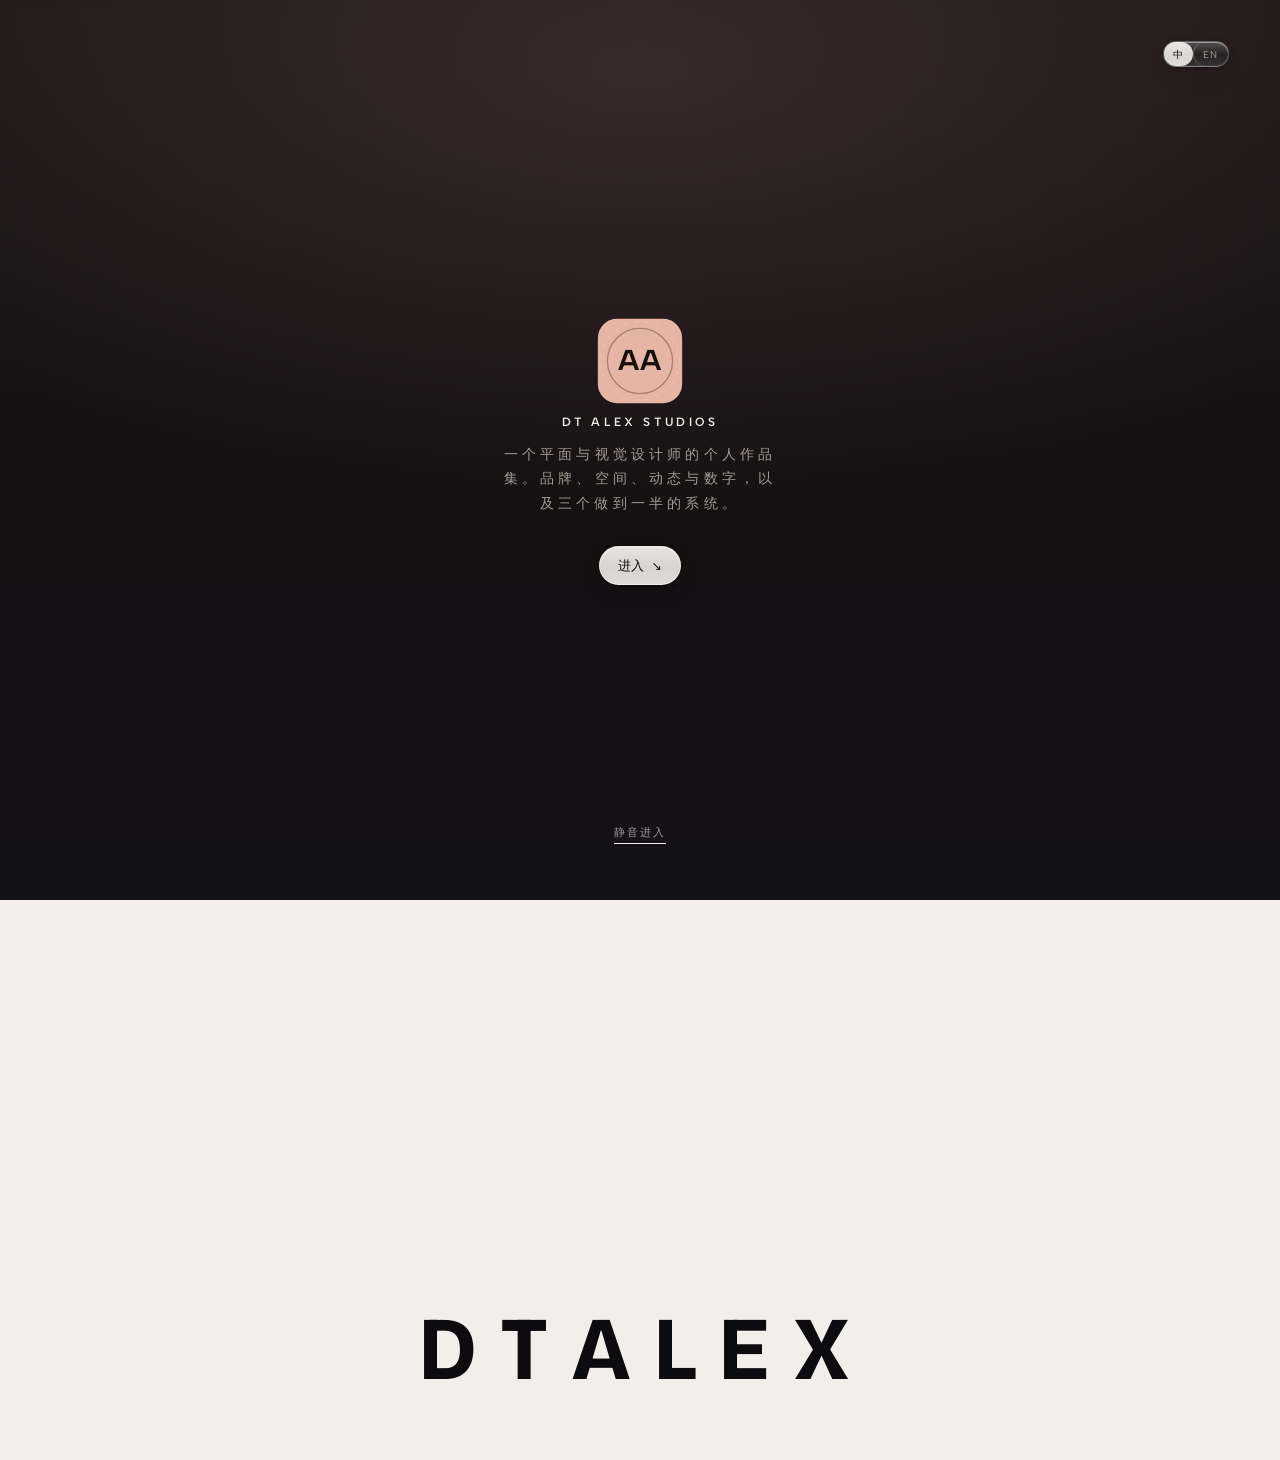
<file: site-unseen/about.html>
<!DOCTYPE html>
<html lang="zh-CN">
<head>
<meta charset="UTF-8" />
<meta name="viewport" content="width=device-width, initial-scale=1" />
<title>About — DT ALEX STUDIOS</title>
  <meta property="og:type" content="website" />
  <meta property="og:site_name" content="DT ALEX STUDIOS" />
  <meta property="og:title" content="About — DT ALEX STUDIOS" />
  <meta property="og:description" content="关于 DT ALEX：平面与视觉设计师，工作覆盖品牌识别、空间视觉、动态与数字界面。" />
  <meta name="twitter:card" content="summary" />
  <meta name="twitter:title" content="About — DT ALEX STUDIOS" />
  <meta name="twitter:description" content="关于 DT ALEX：平面与视觉设计师，工作覆盖品牌识别、空间视觉、动态与数字界面。" />
<meta name="description" content="关于 DT ALEX：平面与视觉设计师，品牌、平面、空间与数字设计，工作之外研究 3D、动态影像、软件与 AI。" />
<meta name="theme-color" content="#0C0B0D" />
<link rel="icon" href="data:image/svg+xml,%3Csvg xmlns='http://www.w3.org/2000/svg' viewBox='0 0 32 32'%3E%3Crect width='32' height='32' fill='%23f2eee9'/%3E%3Ctext x='16' y='22' font-family='Helvetica,Arial' font-size='15' font-weight='700' text-anchor='middle' fill='%23111'%3EDT%3C/text%3E%3C/svg%3E" />
<link rel="stylesheet" href="assets/fonts/fonts.css" />
<link rel="stylesheet" href="css/studios-unseen.css" />
<script src="js/lang-boot.js"></script>
</head>
<body>

<a class="skip" href="#main"><span class="t-zh">跳到主要内容</span><span class="t-en">Skip to content</span></a>


<main id="main" class="about">
  <section class="abouthero" data-reveal>
    <div class="tag"><span class="t-zh">关于</span><span class="t-en">About</span></div>
    <h1 class="aname" style="margin-top:16px">DT ALEX</h1>
    <p class="aintro"><span class="t-zh">我是 DT ALEX，主要从事平面和视觉设计。平时的工作涉及品牌、平面、空间以及部分数字设计。工作之外也会研究 3D、动态影像、软件、AI 和编程，并持续做一些自己的项目。DT ALEX STUDIOS 用来整理这些年的作品和尝试。</span><span class="t-en">I am DT ALEX, working mainly in graphic and visual design. Day-to-day work covers brand, graphic, spatial and part of digital design. Outside work I study 3D, motion imagery, software, AI and programming, and keep building my own projects. DT ALEX STUDIOS is where the work and the experiments are kept.</span></p>
    <p class="tag" style="margin-top:30px;line-height:2">Graphic &amp; Visual Designer · Based in China · Working worldwide</p>
  </section>

  <section class="alist" aria-label="Fields">
    <div class="al" data-reveal><h2>Graphic</h2><p><span class="t-zh">海报、编辑、版式与印刷语言。</span><span class="t-en">Posters, editorial, layout and print language.</span></p></div>
    <div class="al" data-reveal><h2>Brand</h2><p><span class="t-zh">标志、色彩、字体与品牌应用系统。</span><span class="t-en">Marks, colour, typography and brand application systems.</span></p></div>
    <div class="al" data-reveal><h2>Visual</h2><p><span class="t-zh">主视觉、活动视觉与延展体系。</span><span class="t-en">Key visuals, campaign graphics and rollout systems.</span></p></div>
    <div class="al" data-reveal><h2>3D / Space</h2><p><span class="t-zh">空间视觉、文化墙与导视概念。</span><span class="t-en">Spatial visuals, culture walls and wayfinding concepts.</span></p></div>
    <div class="al" data-reveal><h2>Motion / Digital</h2><p><span class="t-zh">动态影像、网页与数字界面。</span><span class="t-en">Motion imagery, web and digital interfaces.</span></p></div>
    <div class="al" data-reveal><h2>Personal Projects</h2><p><span class="t-zh">工作之外的自研系统与 AI 探索。</span><span class="t-en">Self-built systems and AI exploration outside work.</span></p></div>
  </section>

  <div class="wrap">
    <div class="acert" data-reveal>
      <span class="t"><span class="t-zh">全媒体运营证书</span><span class="t-en">Full-Media Operations Certificate</span></span>
      <span class="d"><span class="t-zh">自学并考取 · 全媒体运营技能</span><span class="t-en">Self-studied and earned · full-media operations</span></span>
    </div>
    <p class="tag" style="line-height:2;max-width:64ch;margin-bottom:100px" data-reveal><span class="t-zh">性格低调、细心、责任感强。有团队合作意识与一定的领导、管理和培训经验；具备良好的职业道德与团队精神。</span><span class="t-en">Quiet, careful and accountable. Comfortable collaborating, with some experience leading, managing and training; strong professional ethics.</span></p>
  </div>
</main>

<footer class="foot">
  <p class="fbrand">DT ALEX <em>Studios</em></p>
  <p class="fmeta"><span class="t-zh">平面与视觉设计 · 个人项目</span><span class="t-en">Graphic &amp; Visual Design · Personal Projects</span></p>
  <p class="fmeta">© 2026 DT ALEX</p>
</footer>

<script src="js/data.js"></script>
<script src="js/en-copy.js"></script>
<script src="js/core.js"></script>
</body>
</html>
</file>
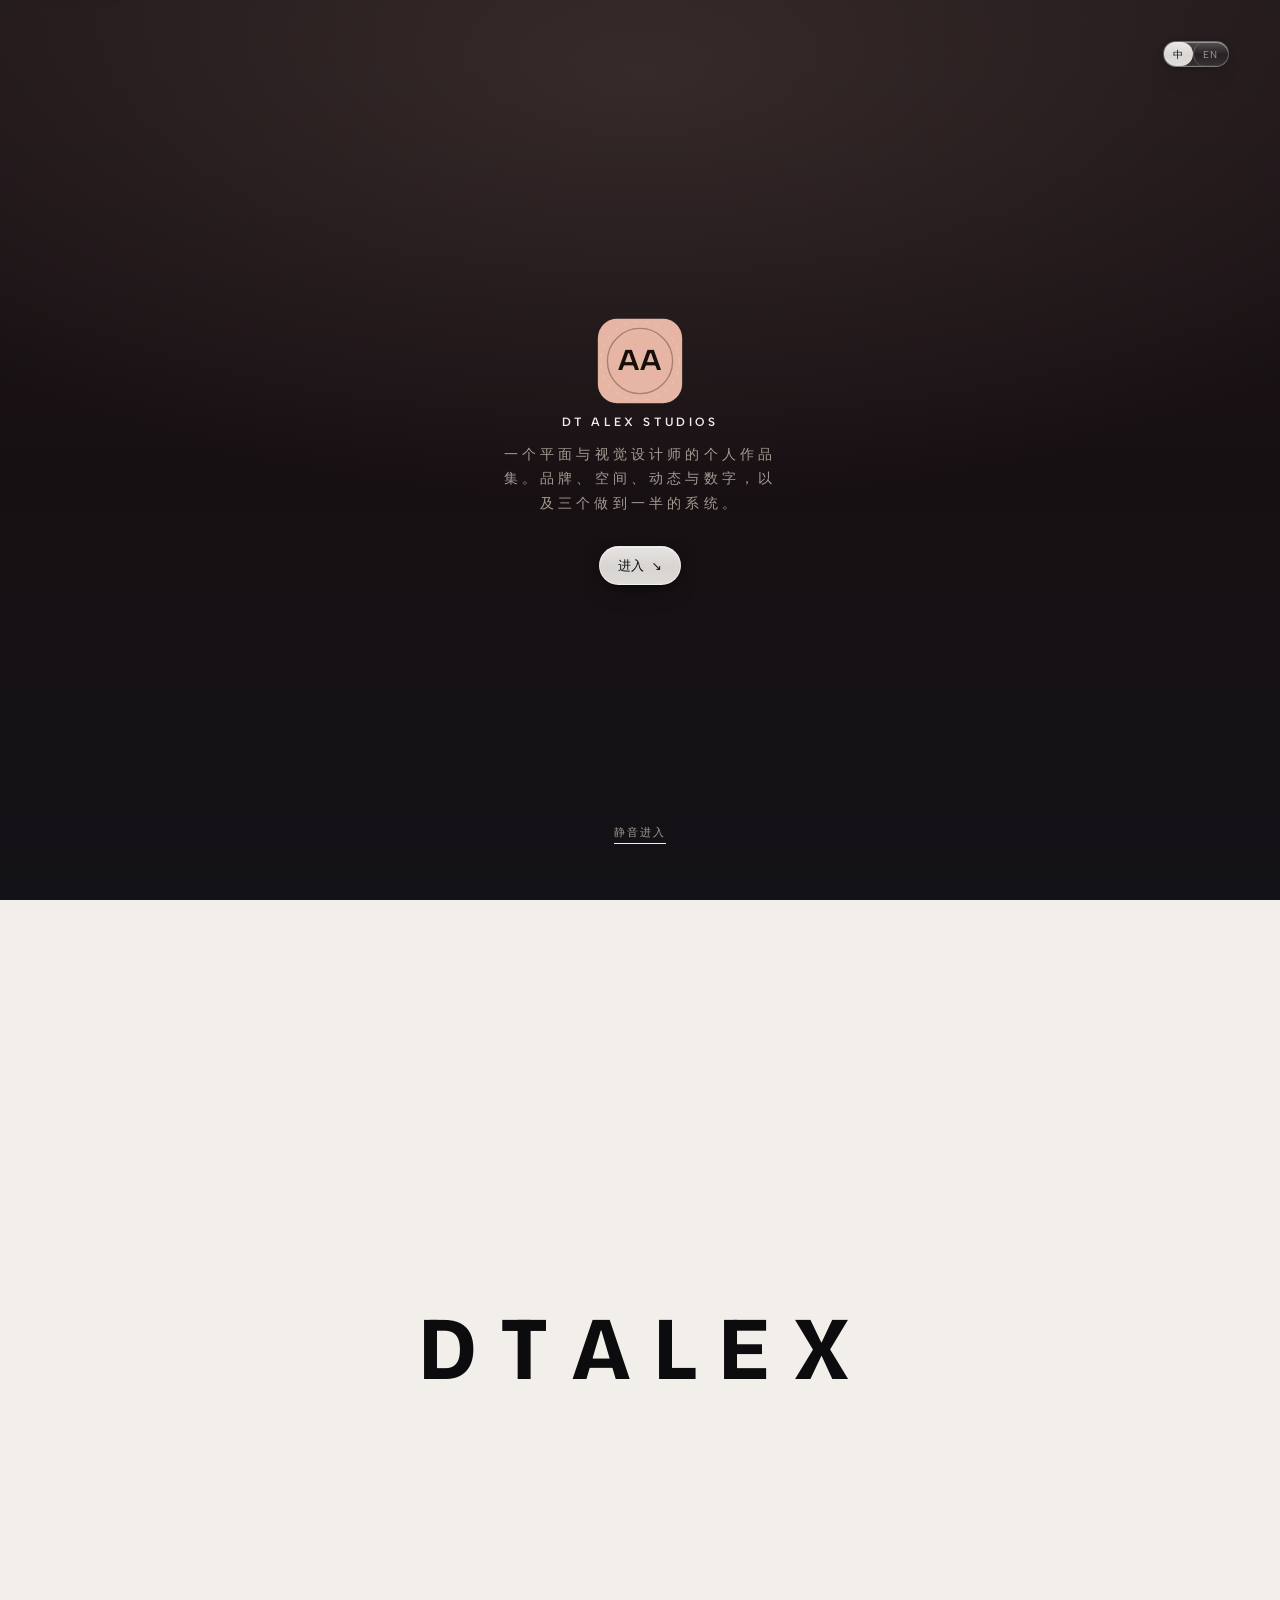
<file: site-unseen/contact.html>
<!DOCTYPE html>
<html lang="zh-CN">
<head>
<meta charset="UTF-8" />
<meta name="viewport" content="width=device-width, initial-scale=1" />
<title>Contact — DT ALEX STUDIOS</title>
  <meta property="og:type" content="website" />
  <meta property="og:site_name" content="DT ALEX STUDIOS" />
  <meta property="og:title" content="Contact — DT ALEX STUDIOS" />
  <meta property="og:description" content="联系 DT ALEX：合作洽谈、一般联系与公开代码仓库。" />
  <meta name="twitter:card" content="summary" />
  <meta name="twitter:title" content="Contact — DT ALEX STUDIOS" />
  <meta name="twitter:description" content="联系 DT ALEX：合作洽谈、一般联系与公开代码仓库。" />
<meta name="description" content="联系 DT ALEX：合作洽谈与一般联系。" />
<meta name="theme-color" content="#0C0B0D" />
<link rel="icon" href="data:image/svg+xml,%3Csvg xmlns='http://www.w3.org/2000/svg' viewBox='0 0 32 32'%3E%3Crect width='32' height='32' fill='%23f2eee9'/%3E%3Ctext x='16' y='22' font-family='Helvetica,Arial' font-size='15' font-weight='700' text-anchor='middle' fill='%23111'%3EDT%3C/text%3E%3C/svg%3E" />
<link rel="stylesheet" href="assets/fonts/fonts.css" />
<link rel="stylesheet" href="css/studios-unseen.css" />
<script src="js/lang-boot.js"></script>
</head>
<body>

<a class="skip" href="#main"><span class="t-zh">跳到主要内容</span><span class="t-en">Skip to content</span></a>


<main id="main" class="contact">
  <section class="contacthero" data-reveal>
    <div class="tag"><span class="t-zh">联系</span><span class="t-en">Contact</span></div>
    <h1 class="cbig" style="margin-top:20px"><span class="t-zh">写封信给我 —<br /><em>期待听到</em><br />你的项目</span><span class="t-en"><em>Say hello</em> —<br />I look forward<br />to hearing from you</span></h1>
  </section>

  <!-- 3D 房间：自己的作品挂在墙上，可拖拽环视（参考站 /contact/ 手法） -->
  <section class="roomsec" id="roomsec" aria-label="Studio room">
    <canvas id="room" class="room" aria-hidden="true"></canvas>
    <div class="room__ctl" role="group" aria-label="展厅灯光">
      <button type="button" class="roomtheme on" data-theme="0"><span class="t-zh">夜厅</span><span class="t-en">Night</span></button>
      <button type="button" class="roomtheme" data-theme="1"><span class="t-zh">白盒</span><span class="t-en">White cube</span></button>
      <button type="button" class="roomtheme" data-theme="2"><span class="t-zh">暖木</span><span class="t-en">Warm wood</span></button>
    </div>
    <p class="room__hint"><span class="t-zh">拖动环视展厅 · 墙上均为本人作品</span><span class="t-en">Drag to look around · all work shown is mine</span></p>
  </section>

  <!-- 参考站 /contact/ 的收束顺序：全大写小字 → 一实一描两枚胶囊 → 大号邮箱。
       邮箱业主还没给，所以两枚胶囊是 disabled 真态而不是假 mailto——
       形可以照抄，链接不能编。 -->
  <section class="ccta" data-reveal>
    <p class="ckick"><span class="t-zh">期待听到你的项目</span><span class="t-en">We look forward to hearing from you</span></p>
    <div class="cbtns">
      <button type="button" class="pill pill--solid" disabled>
        <span class="t-zh">合作洽谈</span><span class="t-en">New Business</span> <span class="pill__ic" aria-hidden="true">↘</span>
      </button>
      <button type="button" class="pill" disabled>
        <span class="t-zh">一般联系</span><span class="t-en">General</span> <span class="pill__ic" aria-hidden="true">↗</span>
      </button>
    </div>
    <!-- 参考站这里是一行大号邮箱。邮箱还没公布，所以大号位放诚实的待公布状态，
         而不是编一个地址出来。 -->
    <p class="cmail"><span class="pending"><span class="t-zh">邮箱待公布</span><span class="t-en">Email coming soon</span></span></p>
    <p class="cnote"><span class="t-zh">可先通过下方链接找到我</span><span class="t-en">Until then, reach me through the links below</span></p>
  </section>

  <section class="csocials" data-reveal>
    <a href="https://github.com/DTALEX66" target="_blank" rel="noopener">GitHub</a>
    <span class="pending">Instagram</span>
    <span class="pending">Behance</span>
    <span class="pending"><span class="t-zh">站酷</span><span class="t-en">ZCOOL</span></span>
  </section>

  <div class="wrap" style="padding-bottom:90px">
    <p class="meta" data-reveal><span class="t-zh">现居中国 · 面向全球工作 · 2026</span><span class="t-en">Based in China · Working worldwide · 2026</span></p>
  </div>
</main>

<footer class="foot">
  <p class="fbrand">DT ALEX <em>Studios</em></p>
  <p class="fmeta"><span class="t-zh">平面与视觉设计 · 个人项目</span><span class="t-en">Graphic &amp; Visual Design · Personal Projects</span></p>
  <p class="fmeta">© 2026 DT ALEX</p>
</footer>

<script src="assets/js/vendor/three.min.js"></script>
<script src="js/data.js"></script>
<script src="js/en-copy.js"></script>
<script src="js/core.js"></script>
<script src="js/scene.js"></script>
<script>
(function () {
  "use strict";
  var D = window.DTS, H = window.DT;
  if (!window.DTSCENE) return;
  var sec = document.getElementById("roomsec");
  /* 只挂本人作品：参考占位与空位一律不进展厅；同一张封面不重复挂 */
  var seen = {}, own = [];
  D.all.forEach(function (it) {
    if (!it.cover || it.truth === "placeholder") return;
    if (seen[it.cover]) return;
    seen[it.cover] = 1;
    own.push(it);
  });
  own = own.slice(0, 6);
  if (!own.length) return;

  /* 三面墙位：正面 2 幅、左右墙各 2 幅，交替分配 */
  var HW = 10.9, HD = 7.4, slots = [
    { z: -HD + 0.15, x: -3.4, ry: 0 }, { z: -HD + 0.15, x: 3.4, ry: 0 },
    { x: -HW + 0.15, z: -1.2, ry:  Math.PI / 2 }, { x: -HW + 0.15, z: 3.2, ry:  Math.PI / 2 },
    { x:  HW - 0.15, z: -1.2, ry: -Math.PI / 2 }, { x:  HW - 0.15, z: 3.2, ry: -Math.PI / 2 }
  ];
  var items = own.map(function (it, i) {
    var s = slots[i % slots.length];
    return { src: D.M(it.cover), w: 3.5, h: 2.3, y: 1.9,
             x: s.x || 0, z: s.z || 0, ry: s.ry || 0 };
  });

  sec.classList.add("room-on");
  /* 面顺序：地板 / 天花 / 前墙 / 左墙 / 右墙 */
  var THEMES = [
    { bg: 0x0b0b0a, edge: 0x6a6157, pool: 0.5,
      faces: [0x241f1a, 0x0d0b0a, 0x1c1916, 0x171412, 0x141110] },
    { bg: 0xe9e7e2, edge: 0xb0aca3, pool: 0.26,
      faces: [0xf2f2ef, 0xdedad4, 0xeceae6, 0xe6e3de, 0xe1ded8] },
    { bg: 0x140f0b, edge: 0x8a6f4d, pool: 0.62,
      faces: [0x2e2318, 0x120d09, 0x261d14, 0x1f1710, 0x1b1410] }
  ];
  try {
    var roomHandle = DTSCENE.room({ host: sec, canvas: document.getElementById("room"),
                                    items: items, themes: THEMES });
    var btns = [].slice.call(sec.querySelectorAll(".roomtheme"));
    btns.forEach(function (btn, i) {
      btn.addEventListener("click", function () {
        btns.forEach(function (o) { o.classList.remove("on"); });
        btn.classList.add("on");
        sec.setAttribute("data-theme", String(i));
        roomHandle.setTheme(i);
      });
    });
  } catch (e) {
    sec.classList.remove("room-on");     /* 无 WebGL：整块收起，文字信息照常可读 */
  }
})();
</script>
</body>
</html>
</file>
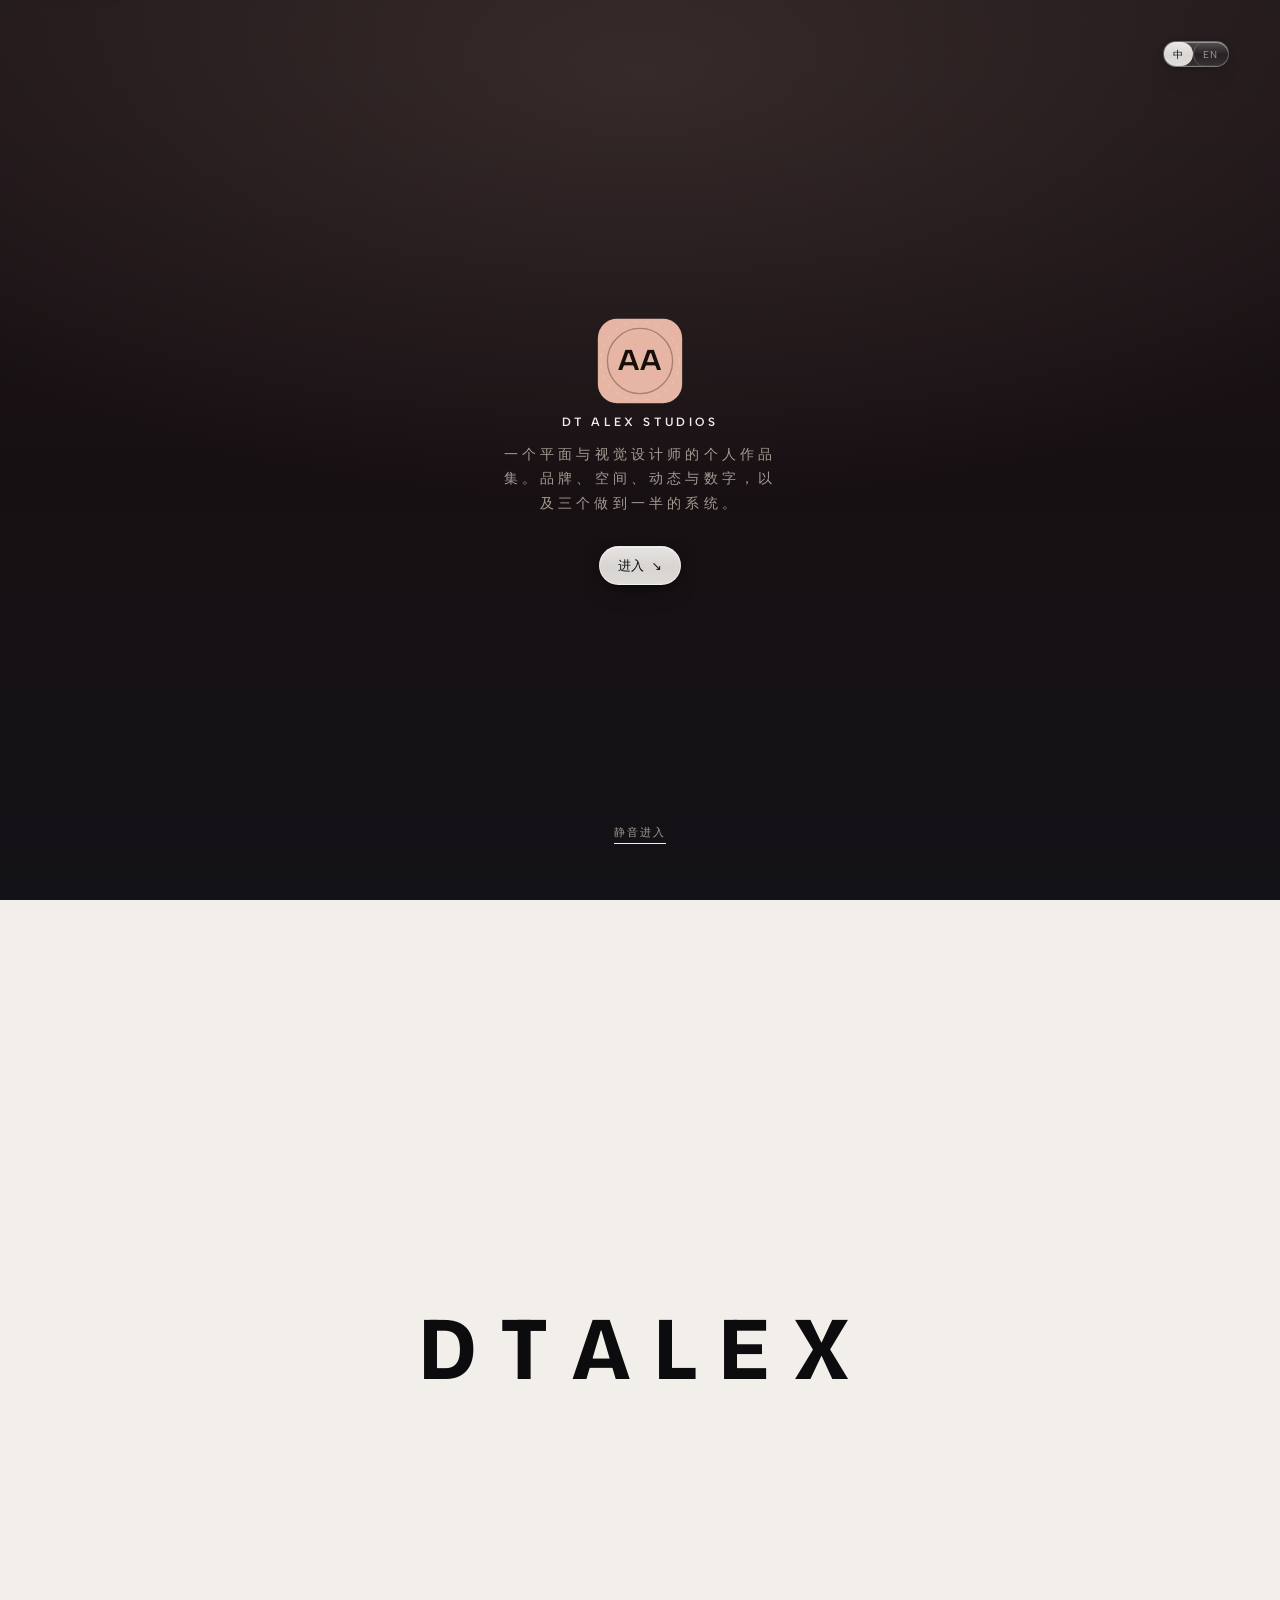
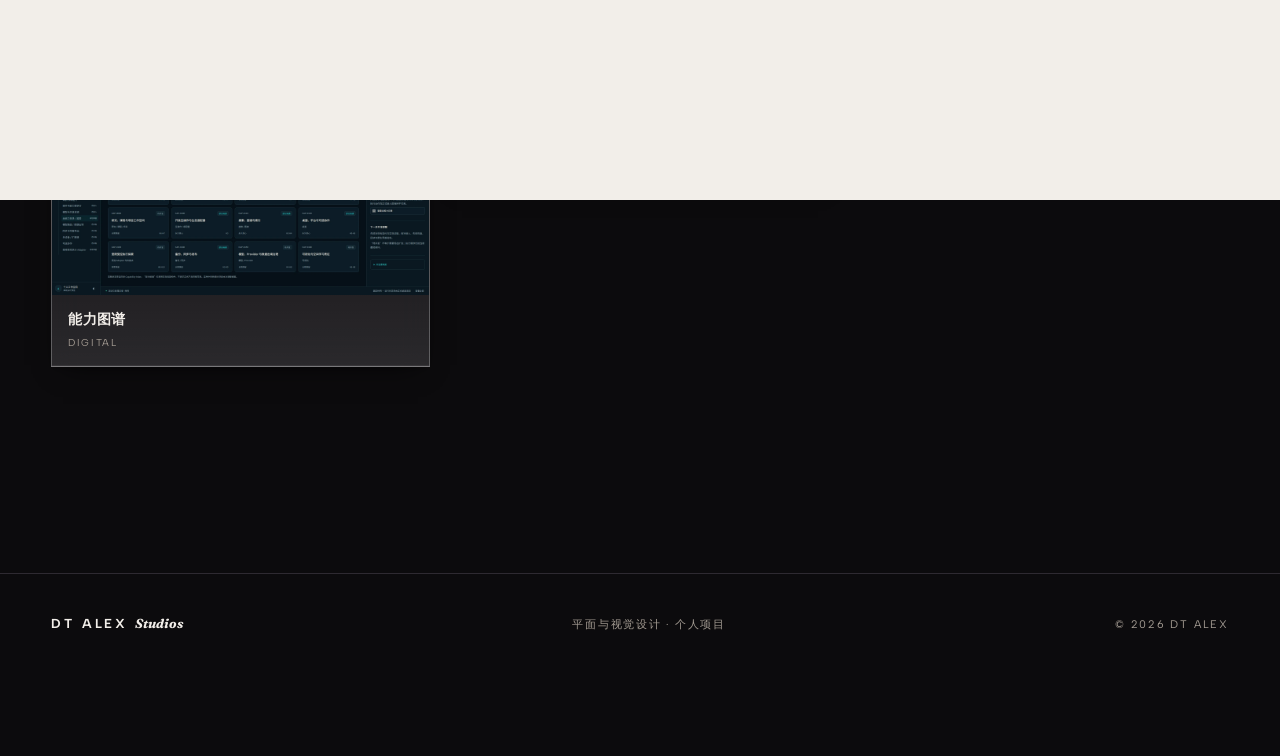
<file: site-unseen/labs.html>
<!DOCTYPE html>
<html lang="zh-CN">
<head>
<meta charset="UTF-8" />
<meta name="viewport" content="width=device-width, initial-scale=1" />
<title>Labs — DT ALEX STUDIOS</title>
  <meta property="og:type" content="website" />
  <meta property="og:site_name" content="DT ALEX STUDIOS" />
  <meta property="og:title" content="Labs — DT ALEX STUDIOS" />
  <meta property="og:description" content="实验场：排版、材质、动态与三维方向的短期实验。" />
  <meta name="twitter:card" content="summary" />
  <meta name="twitter:title" content="Labs — DT ALEX STUDIOS" />
  <meta name="twitter:description" content="实验场：排版、材质、动态与三维方向的短期实验。" />
<meta name="description" content="DT ALEX STUDIOS 实验区：AI 图像、Shader、字阶、材料等视觉与技术的尝试。" />
<meta name="theme-color" content="#0C0B0D" />
<link rel="icon" href="data:image/svg+xml,%3Csvg xmlns='http://www.w3.org/2000/svg' viewBox='0 0 32 32'%3E%3Crect width='32' height='32' fill='%23f2eee9'/%3E%3Ctext x='16' y='22' font-family='Helvetica,Arial' font-size='15' font-weight='700' text-anchor='middle' fill='%23111'%3EDT%3C/text%3E%3C/svg%3E" />
<link rel="stylesheet" href="assets/fonts/fonts.css" />
<link rel="stylesheet" href="css/studios-unseen.css" />
<script src="js/lang-boot.js"></script>
</head>
<body>

<a class="skip" href="#main"><span class="t-zh">跳到主要内容</span><span class="t-en">Skip to content</span></a>


<main id="main">
  <section class="sec" style="padding-top:150px" aria-label="Experiments">
    <div class="wrap head" data-reveal>
      <div>
        <div class="tag"><span class="t-zh">实验 · Labs</span><span class="t-en">Labs · Experiments</span></div>
        <h1 class="display l" style="margin-top:10px"><span class="t-zh"><em>实验</em></span><span class="t-en"><em>Experiments</em></span></h1>
      </div>
      <p class="meta"><span class="t-zh">一些小的视觉、技术和设计尝试。</span><span class="t-en">Visual, digital and technical experiments.</span></p>
    </div>

    <div class="labsgrid" id="labs"></div>
  </section>
</main>

<footer class="foot">
  <p class="fbrand">DT ALEX <em>Studios</em></p>
  <p class="fmeta"><span class="t-zh">平面与视觉设计 · 个人项目</span><span class="t-en">Graphic &amp; Visual Design · Personal Projects</span></p>
  <p class="fmeta">© 2026 DT ALEX</p>
</footer>

<div class="lb" id="lb" role="dialog" aria-label="Experiment">
  <div id="lbPic"></div>
  <div class="lbtitle" id="lbTitle"></div>
  <p class="lbcopy" id="lbCopy"></p>
</div>

<script src="js/data.js"></script>
<script src="js/en-copy.js"></script>
<script src="js/core.js"></script>
<script>
(function () {
  "use strict";
  var D = window.DTS, H = window.DT, L = H.L;
  var grid = document.getElementById("labs");
  var lb = document.getElementById("lb");
  var opener = null;          // 是谁打开的，关掉之后焦点要还回去
  var cards = [];
  var classes = ["", "", "", "", "wide", "wide", "", "", "", "", "", ""];
  D.experiments.forEach(function (x, i) {
    var el = document.createElement("div");
    /* 少了这个空格，"lab"+"wide" 会变成单个类名 labwide，
       两张宽卡就完全拿不到 .lab 的样式（无边框无背景，名称和类型还挤成一行） */
    el.className = "lab " + (classes[i] || "");
    el.setAttribute("data-reveal", "");
    /* 这张卡是一个打开对话框的按钮，就得能被键盘按到：
       只挂 click 的话，Tab 走不进来，灯箱（role=dialog）就只能用鼠标打开。
       名字必须显式给：靠"取自身内容"算出来的可访问名字会把配图位的 alt
       和卡上的标题一起念一遍（实测读成 "…图形语言推演 图形语言推演 Graphic"）。
       属性里只能是纯文本，所以用 L.pick 而不是 L.t（后者返回成对 span 的标记）。 */
    el.setAttribute("role", "button");
    el.setAttribute("tabindex", "0");
    el.setAttribute("aria-haspopup", "dialog");
    var num = "Experiment #" + String(i + 1).padStart(3, "0");
    var noteEn = (D.XEN || {})[x.slug] || "";
    var titleEn = (D.XTEN || {})[x.slug] || "";
    cards.push({ el: el, num: num, zh: x.title, en: titleEn });
    var visual;
    if (x.src) {
      /* 图位的高度必须由 CSS 在首帧就顶住，不能等图片自己报比例。
         这些图是 loading=lazy 的：请求真正发出之前 Chromium 不给它们任何高度
         （实测首帧 12 张全是零高、整块瀑布流只有 452px，12 张卡的顶边都在视口里），
         靠视口判断的滚动揭示就把它们一次点亮，逐张入场当场失效；
         等 load 也救不回来——懒加载不计入 load，实测它 89ms 就发了。
         比例用原生尺寸：图位与图同比例，既不留黑边也不变形。 */
      var src = D.M(x.src);
      var dm = H.imgDim(src);
      visual = '<div class="lv"' + (dm ? ' style="aspect-ratio:' + dm.w + "/" + dm.h + '"' : "") +
        ">" + H.imgHtml(src, x.title) + "</div>";
    } else {
      visual = '<div class="lv gray" style="background:repeating-linear-gradient(45deg,var(--paper),var(--paper) 12px,var(--white) 12px,var(--white) 24px);color:var(--ink)">' + x.kind + "</div>";
    }
    el.innerHTML =
      '<span class="tag-new">' + num + "</span>" +
      visual +
      '<div class="lm"><span class="n">' + L.t(x.title, titleEn) + '</span><span class="s">' + x.kind + "</span></div>";
    function openLb() {
      opener = el;
      /* alt 必须是纯文本：L.t 返回的是成对 span 的标记，塞进属性里就成了可见标签 */
      var pic = x.src ? '<img class="lbimg" src="' + D.M(x.src) + '" alt="' +
        L.pick(x.title, titleEn) + '" />' : "";
      document.getElementById("lbPic").innerHTML = pic;
      document.getElementById("lbTitle").innerHTML = num + " — " + L.t(x.title, titleEn);
      document.getElementById("lbCopy").innerHTML = L.t(x.note, noteEn);
      lb.classList.add("open");
      /* 打开之后把焦点交给对话框本身，否则键盘用户"按了回车画面变了、焦点还在原地"，
         接着按 Tab 会从卡片后面继续走，读屏也不会念出标题。 */
      lb.setAttribute("tabindex", "-1");
      lb.focus();
    }
    el.addEventListener("click", openLb);
    el.addEventListener("keydown", function (e) {
      if (e.key === "Enter" || e.key === " " || e.key === "Spacebar") {
        e.preventDefault();          // 空格默认会滚页
        openLb();
      }
    });
    grid.appendChild(el);
  });
  /* aria-label 是字符串，切语言不会自己变；卡上的可见文字靠成对 span 换，
     两边必须一起换，否则中文标签配英文文字。 */
  function relabel() {
    cards.forEach(function (c) {
      c.el.setAttribute("aria-label", c.num + " · " + L.pick(c.zh, c.en));
    });
  }
  relabel();
  document.addEventListener("dt:lang", relabel);

  function closeLb() {
    if (!lb.classList.contains("open")) return;
    lb.classList.remove("open");
    /* 关掉之后焦点必须回到打开它的那张卡：留在已隐藏的对话框上，
       下一次 Tab 会从页面末尾重新开始，键盘用户等于被丢出原来的位置。 */
    if (opener && opener.isConnected) opener.focus();
  }
  lb.addEventListener("click", closeLb);
  document.addEventListener("keydown", function (e) { if (e.key === "Escape") closeLb(); });
})();
</script>
</body>
</html>
</file>
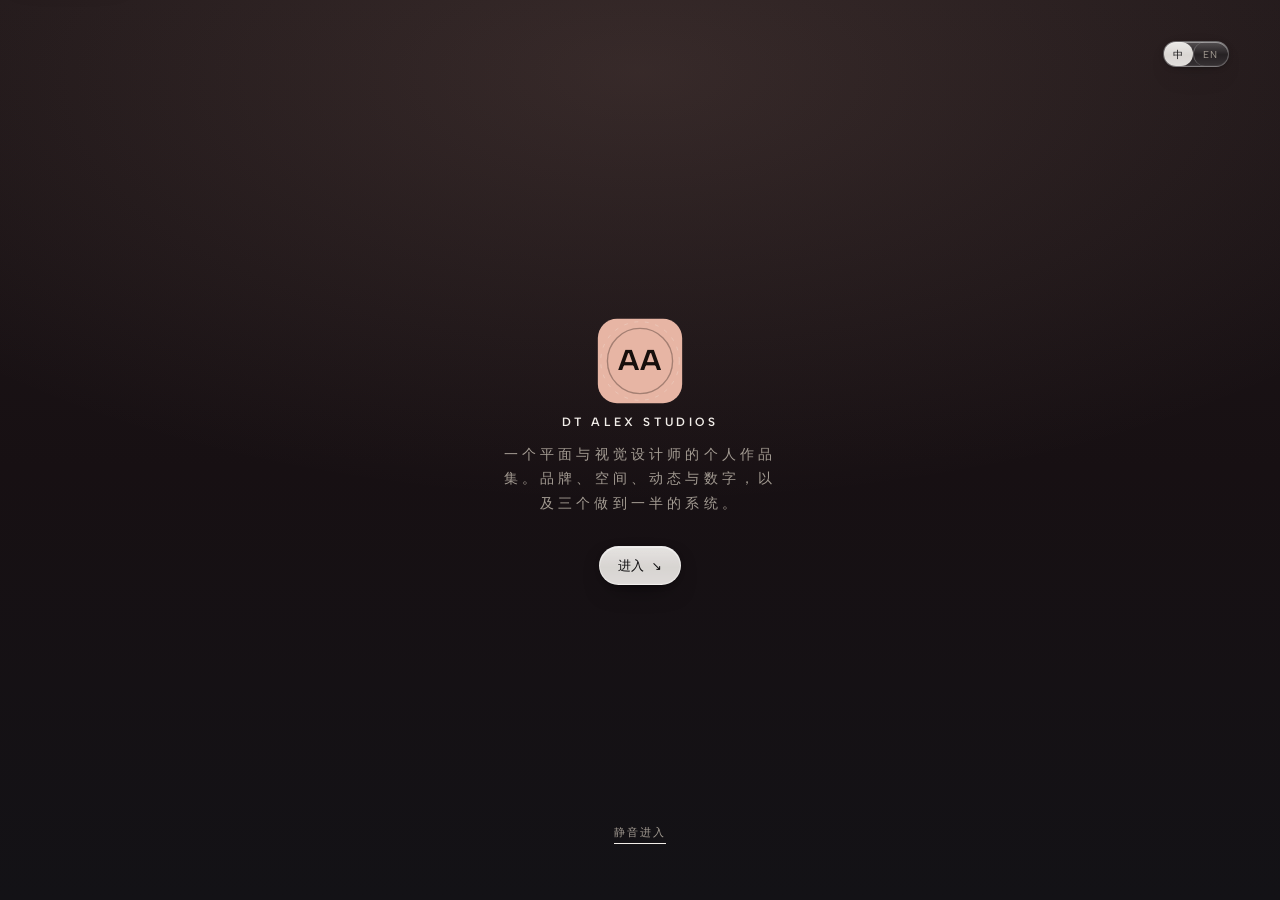
<file: site-unseen/project.html>
<!DOCTYPE html>
<html lang="zh-CN">
<head>
<meta charset="UTF-8" />
<meta name="viewport" content="width=device-width, initial-scale=1" />
<title>Project — DT ALEX STUDIOS</title>
  <meta name="description" content="案例详情：背景与问题、我做了什么、现在的状态与如果重来，配图均为设计稿或自有渲染。" />
  <meta property="og:type" content="website" />
  <meta property="og:site_name" content="DT ALEX STUDIOS" />
  <meta property="og:title" content="Project — DT ALEX STUDIOS" />
  <meta property="og:description" content="案例详情：背景与问题、我做了什么、现在的状态与如果重来，配图均为设计稿或自有渲染。" />
  <meta name="twitter:card" content="summary" />
  <meta name="twitter:title" content="Project — DT ALEX STUDIOS" />
  <meta name="twitter:description" content="案例详情：背景与问题、我做了什么、现在的状态与如果重来，配图均为设计稿或自有渲染。" />
<meta name="theme-color" content="#0C0B0D" />
<link rel="icon" href="data:image/svg+xml,%3Csvg xmlns='http://www.w3.org/2000/svg' viewBox='0 0 32 32'%3E%3Crect width='32' height='32' fill='%23f2eee9'/%3E%3Ctext x='16' y='22' font-family='Helvetica,Arial' font-size='15' font-weight='700' text-anchor='middle' fill='%23111'%3EDT%3C/text%3E%3C/svg%3E" />
<link rel="stylesheet" href="assets/fonts/fonts.css" />
<link rel="stylesheet" href="css/studios-unseen.css" />
<script src="js/lang-boot.js"></script>
</head>
<body>
  <noscript><div class="nojs">
    <p class="t-zh">这个作品集用脚本渲染作品清单与案例正文。禁用脚本时，可以直接从下面的链接进入各页：</p>
    <p class="t-en">This portfolio renders its work list and case text with JavaScript. With scripts disabled, you can still open the pages directly:</p>
    <ul>
      <li><a href="projects.html"><span class="t-zh">全部作品</span><span class="t-en">All work</span></a></li>
      <li><a href="cases/archeaxis.html"><span class="t-zh">星环知识系统 ArcheAxis Knowledge</span><span class="t-en">ArcheAxis Knowledge</span></a></li>
      <li><a href="cases/work-lab.html"><span class="t-zh">工作流实验室 Workflow Lab</span><span class="t-en">Workflow Lab</span></a></li>
      <li><a href="cases/design-lab.html"><span class="t-zh">视觉设计实验室 Visual Design Lab</span><span class="t-en">Visual Design Lab</span></a></li>
      <li><a href="labs.html"><span class="t-zh">实验场</span><span class="t-en">Labs</span></a></li>
      <li><a href="about.html"><span class="t-zh">关于</span><span class="t-en">About</span></a></li>
      <li><a href="contact.html"><span class="t-zh">联系</span><span class="t-en">Contact</span></a></li>
    </ul>
  </div></noscript>

<a class="skip" href="#main"><span class="t-zh">跳到主要内容</span><span class="t-en">Skip to content</span></a>


<main id="main">
  <div id="content"></div>
</main>

<footer class="foot">
  <p class="fbrand">DT ALEX <em>Studios</em></p>
  <p class="fmeta"><span class="t-zh">平面与视觉设计 · 个人项目</span><span class="t-en">Graphic &amp; Visual Design · Personal Projects</span></p>
  <p class="fmeta">© 2026 DT ALEX</p>
</footer>

<script src="js/data.js"></script>
<script src="js/en-copy.js"></script>
<script src="js/core.js"></script>
<script>
(function () {
  "use strict";
  var D = window.DTS, H = window.DT, L = H.L;
  var id = new URLSearchParams(location.search).get("id");
  var it = D.byId[id];
  var box = document.getElementById("content");
  if (!it) {
    box.innerHTML = '<div class="notfound"><h1 class="display l">' + L.t("未找到", "Not found") + '</h1><p class="tag" style="margin-top:16px"><a href="projects.html">← ' + L.t("返回作品列表", "Back to projects") + "</a></p></div>";
    return;
  }

  document.title = (it.personal ? (it.full || it.title) : (it.titleEn || it.title)) + " — DT ALEX STUDIOS";

  /* media wall —— 统一配图处理：产品界面→桌面样机 / 品牌与版式→纸张框 / 空间与渲染→出血。
     个人项目的框型逐条写在 data.js 的 media[].frame 上：那是"这张图是什么"的事实，
     而图片比例推不出来（420×800 的构成拆解会被当成手机屏，960×178 的图标条会被当成宽屏）。 */
  var CHROME = {
    "nebula-culture-wall": "bleed",
    "nebula-wayfinding": "paper"
  };
  var chrome = it.personal ? "mac" : (CHROME[it.id] || "bleed");

  function frameOpen(m) {
    var kind = m.frame || chrome;
    if (kind === "mac") {
      return '<div class="mi frame-mac mframe"><div class="mc">' +
        '<div class="mc-lid"><span class="mc-cam"></span><div class="mc-screen">';
    }
    if (kind === "paper") return '<div class="mi frame-paper mframe"><div class="fp-in">';
    return '<div class="mi frame-bleed mframe"><div class="fl-body">';
  }
  function frameClose(m, capText) {
    /* mac 的层级是 .mi > .mc > .mc-lid > .mc-screen：先收屏幕、再收上盖，
       机身作为 .mc 的最后一个孩子（满宽，所以视觉上比上盖宽出一圈）。 */
    var shell = (m.frame || chrome) === "mac"
      ? '</div></div><div class="mc-base"><span class="mc-scoop"></span></div></div>'
      : "</div>";
    var capHtml = capText ? '<div class="cap"><span>' + capText + "</span></div>" : "";
    return shell + capHtml + "</div>";
  }
  function capOf(zh, meta) {
    var cap = zh ? L.t(zh, D.CEN[zh] || "") : "";
    var tag = meta ? '<span class="capmeta">' + L.t(meta, D.CEN[meta] || "") + "</span>" : "";
    if (!cap && !tag) return "";
    return cap + (cap && tag ? " " : "") + tag;
  }

  /* 配图必须走 H.imgHtml：它按 D.IMGDIM 把 width/height 写进 img，
     框形现在跟画面走（不再有 aspect-ratio 兜底），没有这两个属性就会在解码前塌成 0 高。 */
  function img(src, alt) { return H.imgHtml(src, alt || ""); }

  function mediaHtml(list) {
    if (!list || !list.length) {
      return it.truth === "placeholder"
        ? '<div class="mi empty-slot"><span class="t-zh">待补真实作品</span><span class="t-en">Slot awaiting real work</span></div>'
        : "";
    }
    var html = "";
    list.forEach(function (m) {
      if (m.kind === "full") {
        html += frameOpen(m) + img(D.M(m.src), m.cap) + frameClose(m, capOf(m.cap, m.meta));
      } else if (m.kind === "double") {
        /* 双栏也带 meta：这两张是"设计稿 · 示例数据"，标注不能因为排成两栏就丢掉。 */
        var mt = m.meta || [];
        html += '<div class="mhalf">' +
          frameOpen(m) + img(D.M(m.src[0]), m.cap && m.cap[0]) + frameClose(m, capOf(m.cap && m.cap[0], mt[0])) +
          frameOpen(m) + img(D.M(m.src[1]), m.cap && m.cap[1]) + frameClose(m, capOf(m.cap && m.cap[1], mt[1])) +
          "</div>";
      } else if (m.kind === "gallery") {
        html += m.src.map(function (s, i) {
          var c = m.cap && m.cap[i];
          return frameOpen(m) + img(D.M(s), c) + frameClose(m, capOf(c));
        }).join("");
      }
    });
    return html;
  }

  /* next project */
  var idx = D.all.indexOf(it);
  var next = D.all[(idx + 1) % D.all.length];

  var catChips = (it.category || []).map(function (c) { return "<span>" + c + "</span>"; }).join("");
  /* 抽成具名函数：原先是四层嵌套三元，改一处就会数错括号。
     只陈述条目自身的事实，不给空位编造项目名、客户或数据。 */
  function flagNote(it) {
    var note = "";
    if (it.personal) note = L.t("个人爱好 · AI 能力展示 · " + it.status, "Hobby · AI capability · " + it.status);
    else if (it.truth === "placeholder") note = L.t("待补真实作品 · 此位不放他人案例", "Slot awaiting real work · no third-party imagery");
    else if (it.truth === "concept") note = L.t("Concept · 自定概念项目，非真实客户委托", "Concept · self-initiated, not a client commission");
    if (!note) return "";
    var css = "margin-top:14px" + (it.personal ? "" : ";color:#E0705E");
    return '<div class="tag" style="' + css + '">' + note + "</div>";
  }
  var flag = flagNote(it);

  /* 叙事弧 + 章节锚点 */
  var n = it.narrative || {};
  /* 个人项目：把界面帧按章节插进叙事之间（图文交错），不再堆成一面墙 */
  var byCh = {}, unplaced = [];
  (it.media || []).forEach(function (m) {
    if (it.personal && m.ch) (byCh[m.ch] = byCh[m.ch] || []).push(m);
    else unplaced.push(m);
  });
  var SPECIMEN_NOTE = '<p class="tag specimen-note">' + L.t("以下界面为 UI 设计稿／演示稿：图内文字、状态与数字均为示例内容，不代表已实现的产品能力。", "Screens shown here are UI design mockups / demo builds: their text, states and figures are sample content, not claims about shipped capability.") + "</p>";
  var notePlaced = false;
  var CH = [
    { k: "why", zh: it.personal ? "为什么做" : "背景与问题", en: it.personal ? "Why I made it" : "Context & problem" },
    { k: "how", zh: it.personal ? "怎么做的" : "我做了什么", en: it.personal ? "How it works" : "What I did" },
    { k: "current", zh: "现在的状态", en: "Where it stands" },
    { k: "reflect", zh: "如果重来", en: "If I did it again" }
  ];
  var blocks = "", chapters = "";
  CH.forEach(function (c, i) {
    if (!n[c.k]) return;
    var anchor = "ch" + i;
    chapters += '<a href="#' + anchor + '" data-ch="' + anchor + '">' + L.t(c.zh, c.en) + "</a>";
    var group = "";
    var items = byCh[c.k];
    if (items && items.length) {
      var head = "";
      if (!notePlaced) { head = SPECIMEN_NOTE; notePlaced = true; }
      group = '<div class="dmedia inline">' + head + mediaHtml(items) + "</div>";
    }
    blocks += '<div class="blk" id="' + anchor + '" data-reveal><h3>' + L.t(c.zh, c.en) + "</h3><p" +
      (c.k === "reflect" ? ' style="font-family:var(--serif);font-style:italic"' : "") + ">" +
      H.enOf(it, c.k) + "</p>" + group + "</div>";
  });

  /* 没有封面就不铺封面位：空态说明已经由正文的 empty-slot 和红色标注给出，
     再撑一个 16:9 的空盒子只会像坏图。 */
  var coverVisual = it.cover
    ? '<div class="img">' + H.imgHtml(D.M(it.cover), it.full || it.title) + "</div>"
    : "";

  /* 标识横幅：三个个人项目有自己的标识锁定（4K 黑白稿按亮度蒙版抠的，带 alpha）。
     详情页原来第一屏直接是一张界面截图，产品级详情页应该先给品牌锁定再给界面。
     光晕放在父级、图形放在子级：反过来写（同一条规则里 mask + drop-shadow）时，
     遮罩在滤镜之后生效，光晕会被自己裁掉。这里干脆不用 mask——标识本身就是白色的，
     直接 <img> 更稳，浏览器不认 mask 也不会让图形消失。 */
  var brandVisual = it.logo
    ? '<section class="dbrand" data-reveal><div class="dbrand__plate">' +
      '<span class="dbrand__glow" aria-hidden="true"></span>' +
      '<div class="img">' + H.imgHtml(D.M(it.logo),
        /* 必须用 pick 不能用 t：L.t() 返回的是一段成对的双语 span 标记，
           塞进 alt 里，属性值自带引号会把 img 标签截断，
           后半截（含 loading 那个属性）直接变成页面上的一段可见文字。
           属性值要的是纯文本，L.pick 才是纯文本的那一个。 */
        L.pick((it.full || it.title) + " 标识", (it.titleEn || it.title) + " logo")) + "</div>" +
      '<div class="dbrand__txt"><span class="tag">' + L.t("项目标识", "Project identity") + "</span>" +
      '<p class="dbrand__name">' + L.t(it.full || it.title, it.titleEn || it.title) + "</p>" +
      '<p class="dbrand__sub">' + H.enOf(it, "one") + "</p></div>" +
      '<span class="dbrand__sweep" aria-hidden="true"></span>' +
      "</div></section>"
    : "";

  box.innerHTML =
    '<section class="dhero" data-reveal>' +
    '<div class="tag">' + L.t("项目详情", "Project Overview") + "</div>" +
    '<div class="dcats">' + catChips + "</div>" +
    '<h1 class="display l">' + L.t(it.full || it.title, it.titleEn || it.title) + "</h1>" +
    /* 标题位用全称：三个自研系统的短代号只在内部使用，对外一律全称。
       原来 H1 用短名、下面再挂一行 .tag 写全称；全称上移到标题位之后，
       那一行就是重复，摘掉。列表与索引位同一口径（core.js 的 titleOf）。 */
    '<p class="done">' + H.enOf(it, "one") + "</p>" +
    flag +
    /* 三个自研系统的完整案例页是交付的独立版式（cases/…）；这里留一条显眼的入口，
       不让这一页变成重复版，也不让人从列表进来后找不到主详情。 */
    (it.case ? '<p class="dcase"><a class="pill pill--solid" href="' + it.case + '">' +
      L.t("查看完整案例页 →", "Open the full case study →") + "</a></p>" : "") +
    "</section>" +
    brandVisual +

    (coverVisual ? '<section class="dcover" data-reveal>' + coverVisual + "</section>" : "") +

    '<section class="dmeta" data-reveal>' +
    '<div class="dm"><span>' + L.t("年份", "Year") + "</span><b>" + it.year + "</b></div>" +
    '<div class="dm"><span>' + L.t("类别", "Category") + "</span><b>" + (it.category || []).join(" / ") + "</b></div>" +
    '<div class="dm"><span>' + L.t("角色", "Role") + "</span><b>" + H.enOf(it, "role") + "</b></div>" +
    '<div class="dm"><span>' + (it.personal ? L.t("项目", "Project") : L.t("客户", "Client")) + "</span><b>" + (it.personal ? (it.status || "Ongoing") : H.enOf(it, "client")) + "</b></div>" +
    "</section>" +

    '<section class="dbody">' +
    '<div class="sticky"><div class="st" data-reveal><h2>' + L.t("概览", "Overview") + '</h2><p class="tag" style="line-height:1.9">' + H.enOf(it, "one") + "</p></div>" +
    (chapters ? '<nav class="dnav" aria-label="' + L.pick("章节", "Chapters") + '">' + chapters + "</nav>" : "") +
    "</div>" +
    '<div class="content">' + blocks + "</div>" +
    "</section>" +

    (mediaHtml(unplaced) ? '<section class="dmedia" data-reveal>' + mediaHtml(unplaced) + "</section>" : "") +

    '<a class="next" href="' + H.detailHref(next) + '" data-reveal>' +
    '<span class="lbl">' + L.t("下一个项目", "Next project") + "</span>" +
    '<span class="nname">' + H.titleOf(next) + " →</span>" +
    "</a>";

  /* 章节高亮：IntersectionObserver 标记当前可见章节 */
  var links = Array.prototype.slice.call(document.querySelectorAll(".dnav a"));
  var secs = links.map(function (a) { return document.getElementById(a.getAttribute("data-ch")); });
  if (links.length && "IntersectionObserver" in window) {
    var io = new IntersectionObserver(function (entries) {
      entries.forEach(function (en) {
        if (!en.isIntersecting) return;
        var i = secs.indexOf(en.target);
        links.forEach(function (a, j) { a.classList.toggle("on", j === i); });
      });
    }, { rootMargin: "-30% 0px -55% 0px", threshold: 0 });
    secs.forEach(function (s) { if (s) io.observe(s); });
  }
})();
</script>
</body>
</html>
</file>
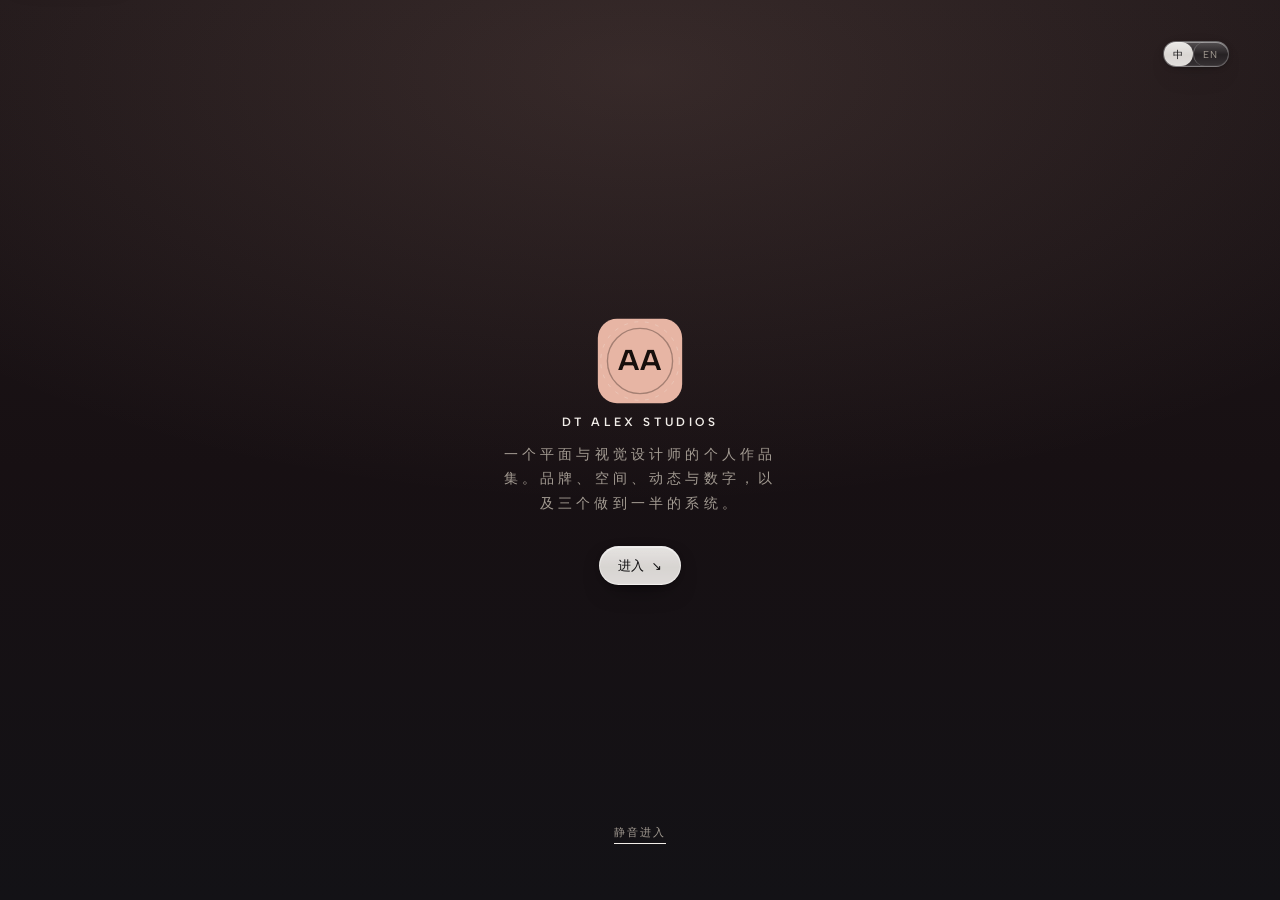
<file: site-unseen/projects.html>
<!DOCTYPE html>
<html lang="zh-CN">
<head>
<meta charset="UTF-8" />
<meta name="viewport" content="width=device-width, initial-scale=1" />
<title>Projects — DT ALEX STUDIOS</title>
<meta name="description" content="DT ALEX STUDIOS 作品列表：品牌、平面、空间、动态、数字与个人 AI 项目。" />
  <meta property="og:type" content="website" />
  <meta property="og:site_name" content="DT ALEX STUDIOS" />
  <meta property="og:title" content="Projects — DT ALEX STUDIOS" />
  <meta property="og:description" content="全部作品：企业级系统、空间视觉、品牌与平面、动态与数字界面，以及自研设计系统的实验。" />
  <meta name="twitter:card" content="summary" />
  <meta name="twitter:title" content="Projects — DT ALEX STUDIOS" />
  <meta name="twitter:description" content="全部作品：企业级系统、空间视觉、品牌与平面、动态与数字界面，以及自研设计系统的实验。" />
<meta name="theme-color" content="#0C0B0D" />
<link rel="icon" href="data:image/svg+xml,%3Csvg xmlns='http://www.w3.org/2000/svg' viewBox='0 0 32 32'%3E%3Crect width='32' height='32' fill='%23f2eee9'/%3E%3Ctext x='16' y='22' font-family='Helvetica,Arial' font-size='15' font-weight='700' text-anchor='middle' fill='%23111'%3EDT%3C/text%3E%3C/svg%3E" />
<link rel="stylesheet" href="assets/fonts/fonts.css" />
<link rel="stylesheet" href="css/studios-unseen.css" />
<script src="js/lang-boot.js"></script>
</head>
<!-- 参考站 /projects/ 实测：scrollHeight==视口、overflow:hidden、一个满屏 canvas、零 DOM 图片。
     所以这一页不滚文档：body.app 锁死一屏，滚轮/拖拽驱动场景里的贴图卡片。
     作品清单仍以真实 <a> 存在（.plist，视觉隐藏但可聚焦），读屏、键盘和搜索引擎走这份，
     和参考站"隐藏标签供 SEO/读屏"是同一手法。 -->
<body class="app">
  <noscript><div class="nojs">
    <p class="t-zh">这个作品集用脚本渲染作品清单与案例正文。禁用脚本时，可以直接从下面的链接进入各页：</p>
    <p class="t-en">This portfolio renders its work list and case text with JavaScript. With scripts disabled, you can still open the pages directly:</p>
    <ul>
      <li><a href="projects.html"><span class="t-zh">全部作品</span><span class="t-en">All work</span></a></li>
      <li><a href="cases/archeaxis.html"><span class="t-zh">星环知识系统 ArcheAxis Knowledge</span><span class="t-en">ArcheAxis Knowledge</span></a></li>
      <li><a href="cases/work-lab.html"><span class="t-zh">工作流实验室 Workflow Lab</span><span class="t-en">Workflow Lab</span></a></li>
      <li><a href="cases/design-lab.html"><span class="t-zh">视觉设计实验室 Visual Design Lab</span><span class="t-en">Visual Design Lab</span></a></li>
      <li><a href="labs.html"><span class="t-zh">实验场</span><span class="t-en">Labs</span></a></li>
      <li><a href="about.html"><span class="t-zh">关于</span><span class="t-en">About</span></a></li>
      <li><a href="contact.html"><span class="t-zh">联系</span><span class="t-en">Contact</span></a></li>
    </ul>
  </div></noscript>

<a class="skip" href="#main"><span class="t-zh">跳到主要内容</span><span class="t-en">Skip to content</span></a>

<main id="main" class="stage-app" aria-label="Projects">
  <canvas id="pstage" class="stageapp" aria-hidden="true"></canvas>

  <div class="stagehead">
    <h1 class="display m pmark lockup"><span class="t-zh">全部<em>作品</em></span><span class="t-en">All <em>Projects</em></span></h1>
    <p class="psub"><span class="t-zh">品牌 · 平面 · 空间 · 动态 · 数字 · 个人 AI 项目</span><span class="t-en">Brand · Graphic · Space · Motion · Digital · Personal AI work</span></p>
    <p class="pfilter">
      <button type="button" class="pill fbtn" id="fbtn" aria-expanded="false" aria-controls="filters">
        <span class="t-zh">筛选</span><span class="t-en">Filter</span><span class="pill__ic" aria-hidden="true">⌄</span>
      </button>
      <!-- 播报只留焦点条一处：计数和它同为 aria-live 时每切一张会听到两遍。
           计数仍在 DOM 与无障碍树里（可见、可读），只是不再主动打断。 -->
      <span class="pcount" id="pcount">01 / 01</span>
    </p>
    <div class="filters" id="filters" hidden></div>
  </div>

  <!-- 焦点条：画面里的卡片是贴图，文字必须留在 DOM 里才可选、可译、可读屏 -->
  <div class="stagecap" id="stagecap" aria-live="polite">
    <p class="cap-flag" id="capFlag"></p>
    <h2 class="cap-title" id="capTitle">—</h2>
    <p class="cap-desc" id="capDesc"></p>
    <a class="cap-go pill pill--solid" id="capGo" href="#">
      <span class="t-zh">查看项目</span><span class="t-en">View project</span> <span class="pill__ic" aria-hidden="true">↗</span>
    </a>
  </div>

  <nav class="stagenav" aria-label="Projects navigation">
    <button type="button" class="orbbtn" id="pPrev" aria-label="上一个 / Previous">↑</button>
    <button type="button" class="orbbtn" id="pNext" aria-label="下一个 / Next">↓</button>
  </nav>

  <p class="stagehint"><span class="t-zh">滚轮或拖动浏览 · 点卡片进入</span><span class="t-en">Scroll or drag · click a card to open</span></p>

  <div class="plist is-hidden" id="plist"></div>
</main>

<script src="assets/js/vendor/three.min.js"></script>
<script src="js/data.js"></script>
<script src="js/en-copy.js"></script>
<script src="js/core.js"></script>
<script src="js/scene.js"></script>
<script>
(function () {
  "use strict";
  var D = window.DTS, H = window.DT, L = H.L;
  var active = "ALL";
  var fw = document.getElementById("filters"), fbtn = document.getElementById("fbtn");
  var list = document.getElementById("plist");
  var cap = { flag: document.getElementById("capFlag"), title: document.getElementById("capTitle"),
              desc: document.getElementById("capDesc"), go: document.getElementById("capGo") };
  var count = document.getElementById("pcount");
  var rows = [], scene = null;

  fbtn.addEventListener("click", function () {
    var open = fw.hasAttribute("hidden");
    if (open) fw.removeAttribute("hidden"); else fw.setAttribute("hidden", "");
    fbtn.setAttribute("aria-expanded", open ? "true" : "false");
    fbtn.classList.toggle("on", open);
  });

  function match(it, f) {
    if (f === "ALL") return true;
    if (f === "PERSONAL") return it.personal;
    return (it.category || []).indexOf(f) > -1;
  }

  D.tags.forEach(function (t) {
    var b = document.createElement("button");
    b.type = "button";
    b.innerHTML = "<span>" + t + '</span><span class="fc">' +
      D.all.filter(function (x) { return match(x, t); }).length + "</span>";
    if (t === active) b.classList.add("on");
    b.addEventListener("click", function () {
      active = t;
      Array.prototype.forEach.call(fw.children, function (c) { c.classList.remove("on"); });
      b.classList.add("on");
      render();
    });
    fw.appendChild(b);
  });

  function flagOf(it) {
    if (it.personal) return L.t("AI 能力展示", "AI & Systems");
    if (it.truth === "placeholder") return L.t("待补真实作品", "Awaiting real work");
    if (it.truth === "concept") return L.t("概念", "Concept");
    return L.t("精选", "Selected");
  }

  /* 真实清单：视觉隐藏但保留在 DOM 与无障碍树里；没有 WebGL 时它会显形成卡片网格。
     沿用 .pcard/.pcn/.pcd/.pflag 这套类名，和首页那条列表同一口径。 */
  function rowHtml(it, i) {
    return '<a class="pcard" data-i="' + i + '" href="' + H.detailHref(it) + '">' +
      '<div class="pcmeta"><h2 class="pcn">' + H.titleOf(it) + "</h2>" +
      '<p class="pcd"><span class="pflag">' + flagOf(it) + "</span>" +
      (it.category || []).join(", ") + " · " + it.year + "</p></div></a>";
  }

  function pad(n) { return String(n).length < 2 ? "0" + n : String(n); }

  function focus(i) {
    var it = rows[i];
    if (!it) return;
    cap.flag.innerHTML = flagOf(it);
    cap.title.innerHTML = H.titleOf(it);
    cap.desc.innerHTML = H.enOf(it, "one");
    cap.go.href = H.detailHref(it);
    count.textContent = pad(i + 1) + " / " + pad(rows.length);
    var cur = list.querySelector(".pcard.on");
    if (cur) cur.classList.remove("on");
    var el = list.querySelector('.pcard[data-i="' + i + '"]');
    if (el) el.classList.add("on");
  }

  /* 场景起不来时的唯一出口：清单显形，焦点条 / 圆钮 / 提示一起摘掉（hidden 属性
     既不出图也不进无障碍树），否则页面上会留一套指向空画面的控件。
     两条路径共用这一个函数——没有 WebGL（strip 抛错）和 scene.js 根本没加载
     （连 DTSCENE.ready 都不存在）是同一种后果，不该各写一遍。 */
  function toDocMode() {
    scene = null;
    document.body.classList.add("docmode");
    list.classList.remove("is-hidden");
    document.getElementById("stagecap").hidden = true;
    document.getElementById("pstage").hidden = true;
    document.querySelector(".stagenav").hidden = true;
    document.querySelector(".stagehint").hidden = true;
    /* "01 / 11" 说的是画面里当前抬起的那一张。清单铺开后没有"那一张"，
       留着这个数就是在报一个不存在的位置。 */
    count.hidden = true;
  }

  function render() {
    rows = D.all.filter(function (x) { return match(x, active); });
    list.innerHTML = rows.length
      ? rows.map(rowHtml).join("")
      : '<p class="pempty"><span class="t-zh">这个筛选下暂时没有条目。</span><span class="t-en">Nothing under this filter yet.</span></p>';
    if (scene) { scene.stop(); scene = null; }
    if (!rows.length) {
      count.textContent = "00 / 00";
      cap.title.textContent = "—"; cap.flag.textContent = ""; cap.desc.textContent = "";
      return;
    }
    /* scene.js 没到位（被拦、半截下载、语法环境不支持）时，DTSCENE.ready 这一句本身
       就会抛出去，把 render 打断——那正是上一轮"整页空掉"的同一个后果，必须先接管。 */
    if (!window.DTSCENE || !DTSCENE.ready) { toDocMode(); return; }
    DTSCENE.ready(function () {
      /* 没有 WebGL 就不能让整页空掉：这里兜住异常，把 .plist 那份真实清单
         显形成卡片网格（它本来就在 DOM 里，是给读屏和搜索引擎的）。 */
      try {
        scene = DTSCENE.strip({
          host: document.getElementById("main"),
          canvas: document.getElementById("pstage"),
          bg: 0x0C0B0D,
          items: rows.map(function (it) {
            var src = it.cover ? D.M(it.cover) : null;
            var dim = src ? H.imgDim(src) : null;
            /* 比例取自素材自身（DTS.IMGDIM），不猜固定值 */
            return { src: src, ar: dim ? dim.ar : 1.6, id: it.id };
          }),
          onFocus: focus
        });
        focus(0);
        list.classList.add("is-hidden");
        count.hidden = false;         // 上一次筛选可能进过文档模式，计数要跟着画面一起回来
      } catch (e) {
        toDocMode();
      }
    });
  }

  document.getElementById("pPrev").addEventListener("click", function () { if (scene) scene.prev(); });
  document.getElementById("pNext").addEventListener("click", function () { if (scene) scene.next(); });
  addEventListener("keydown", function (e) {
    if (!scene) return;
    if (e.key === "ArrowDown" || e.key === "PageDown") { e.preventDefault(); scene.next(); }
    if (e.key === "ArrowUp" || e.key === "PageUp") { e.preventDefault(); scene.prev(); }
    if (e.key === "Home") { e.preventDefault(); scene.goTo(0); }
    if (e.key === "End") { e.preventDefault(); scene.goTo(rows.length - 1); }
  });
  /* 隐藏清单里的链接要能被键盘聚焦后直接回车进入；聚焦到某条时画面也跟着过去 */
  list.addEventListener("focusin", function (e) {
    var a = e.target.closest(".pcard");
    if (a && scene) scene.goTo(+a.getAttribute("data-i"));
  });

  render();
})();
</script>
</body>
</html>
</file>
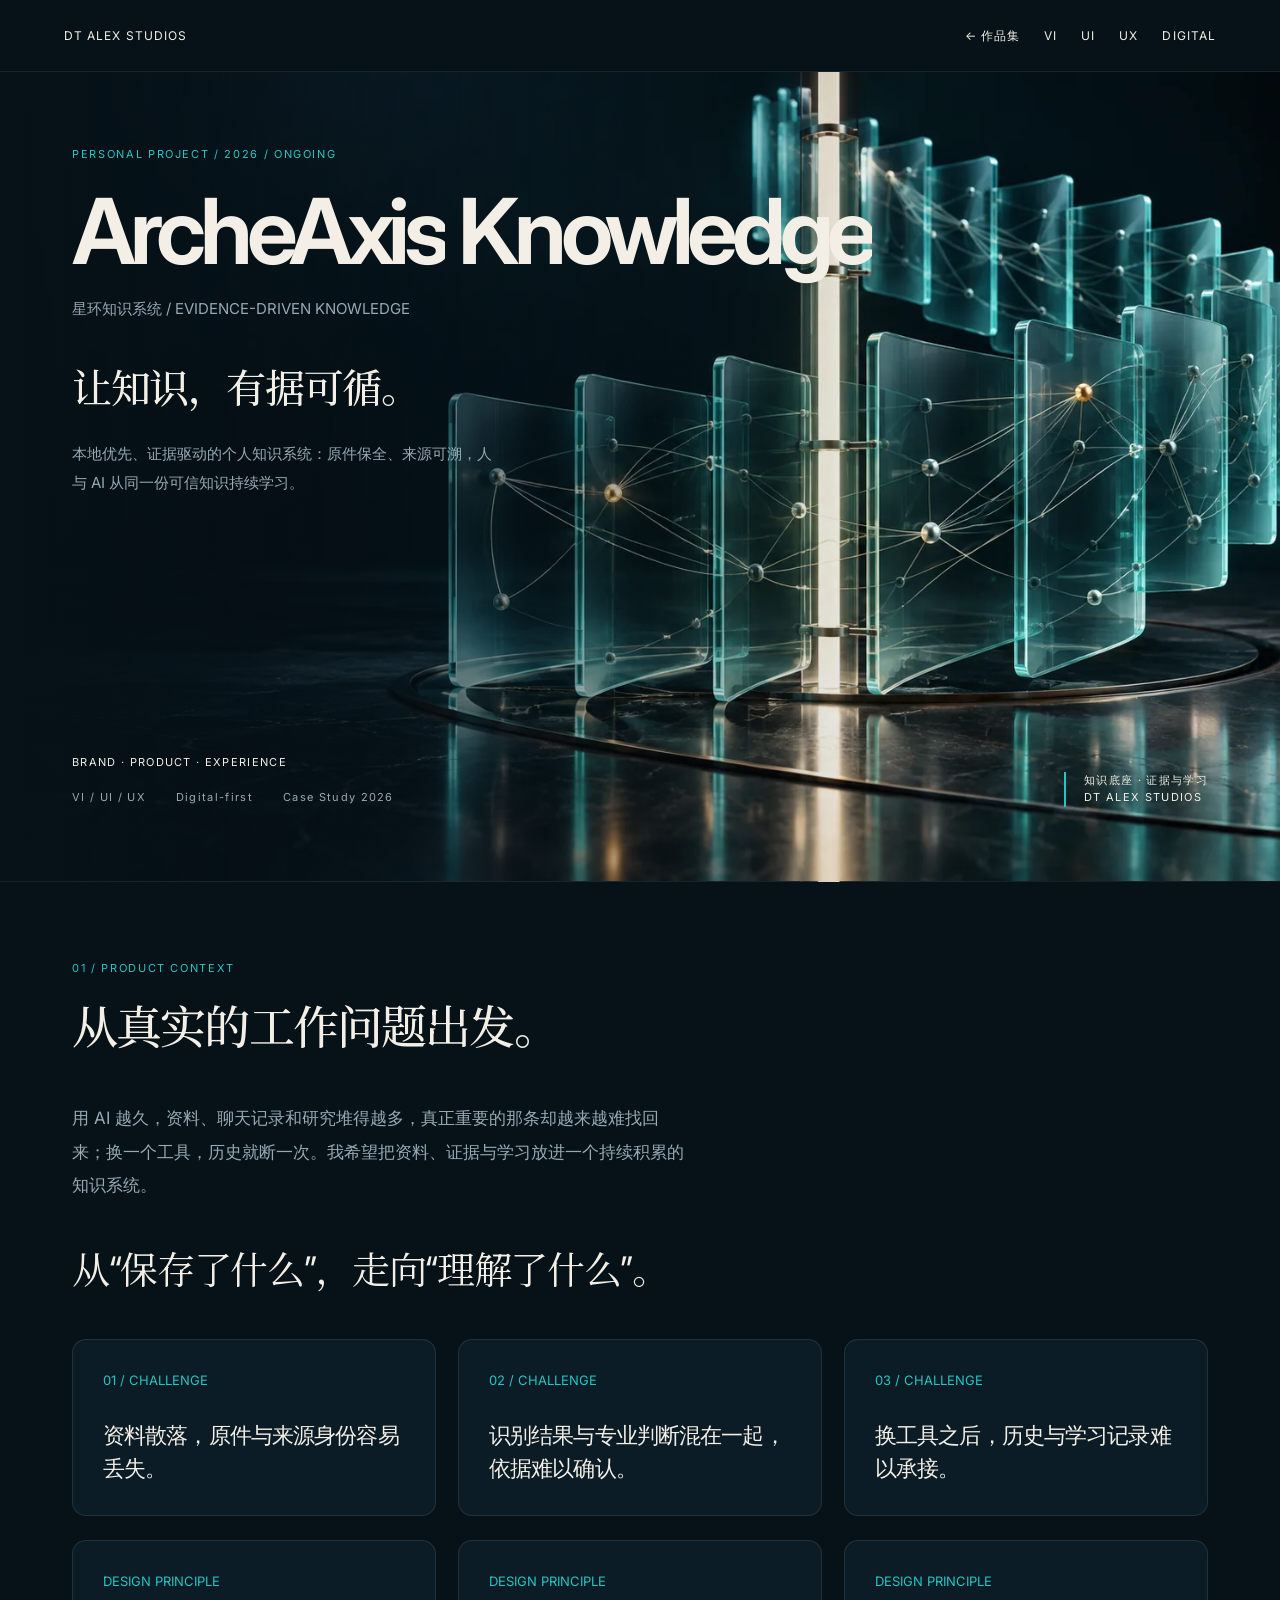
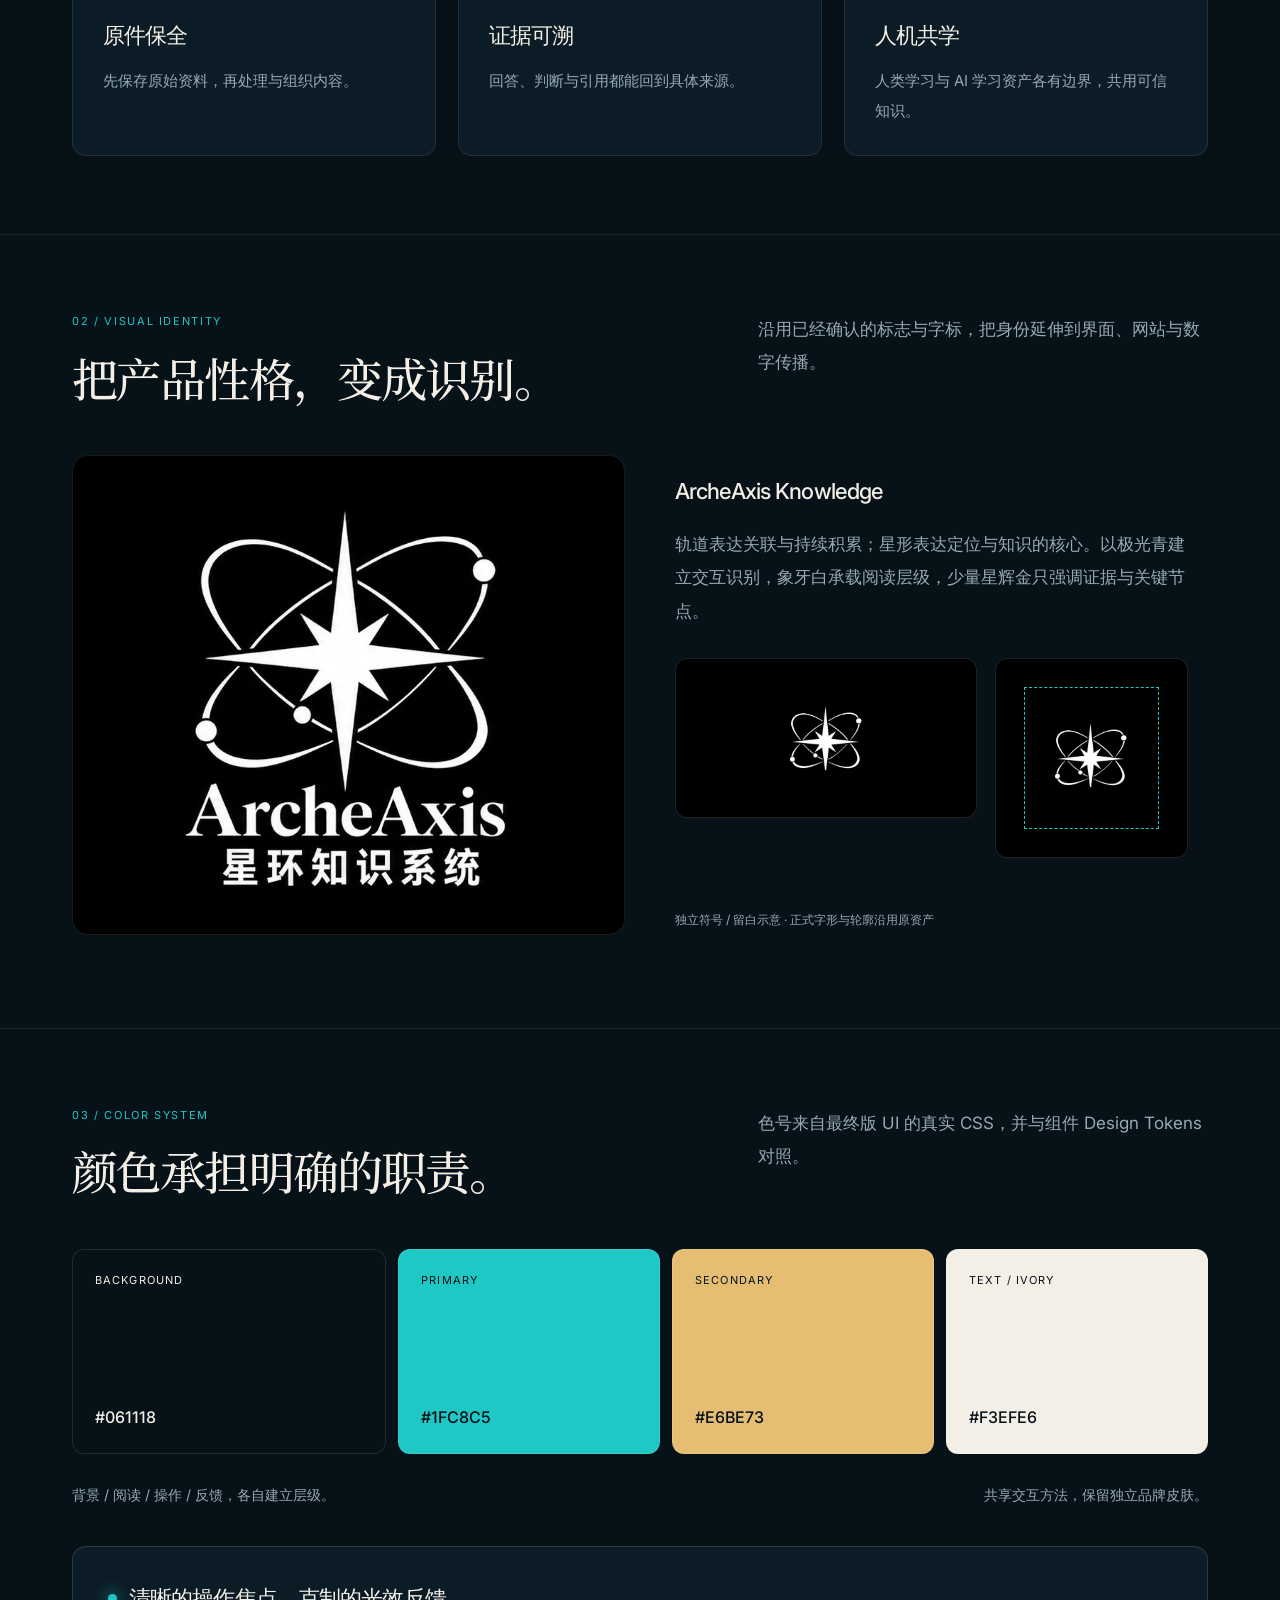
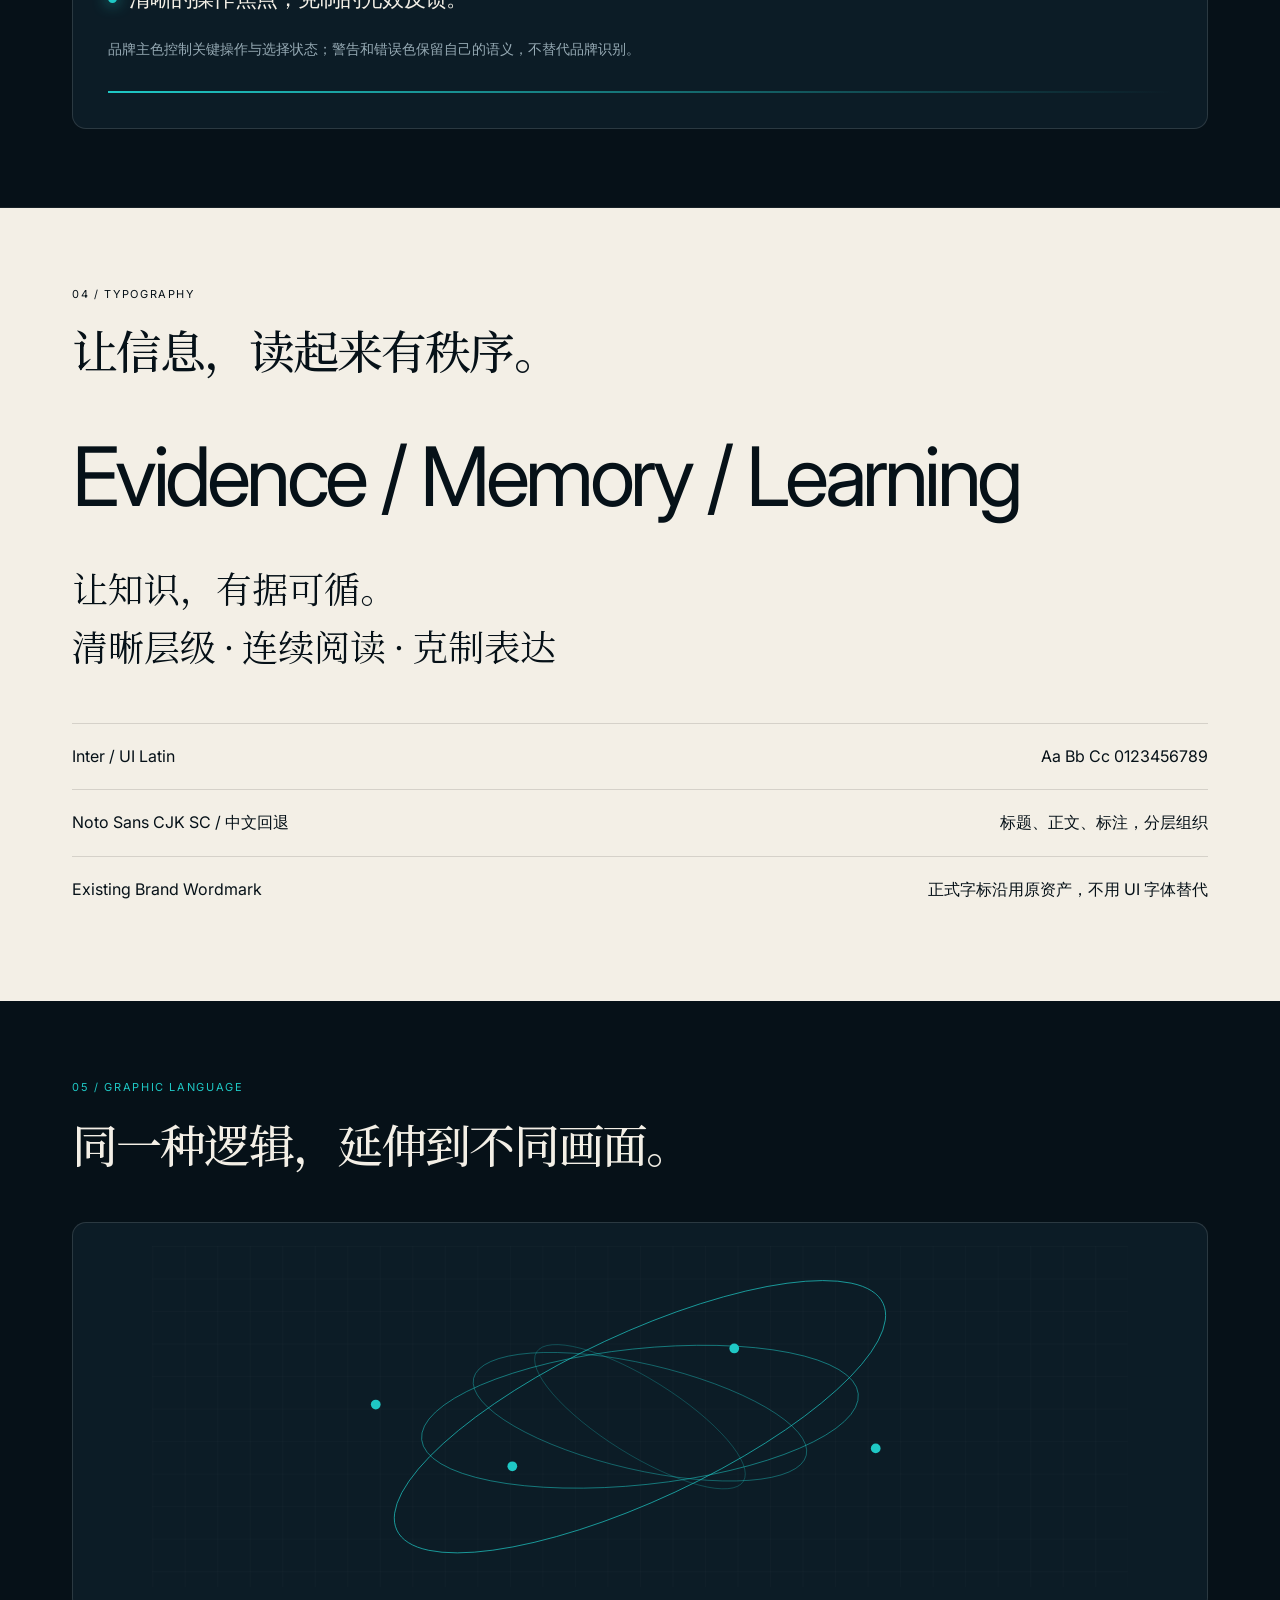
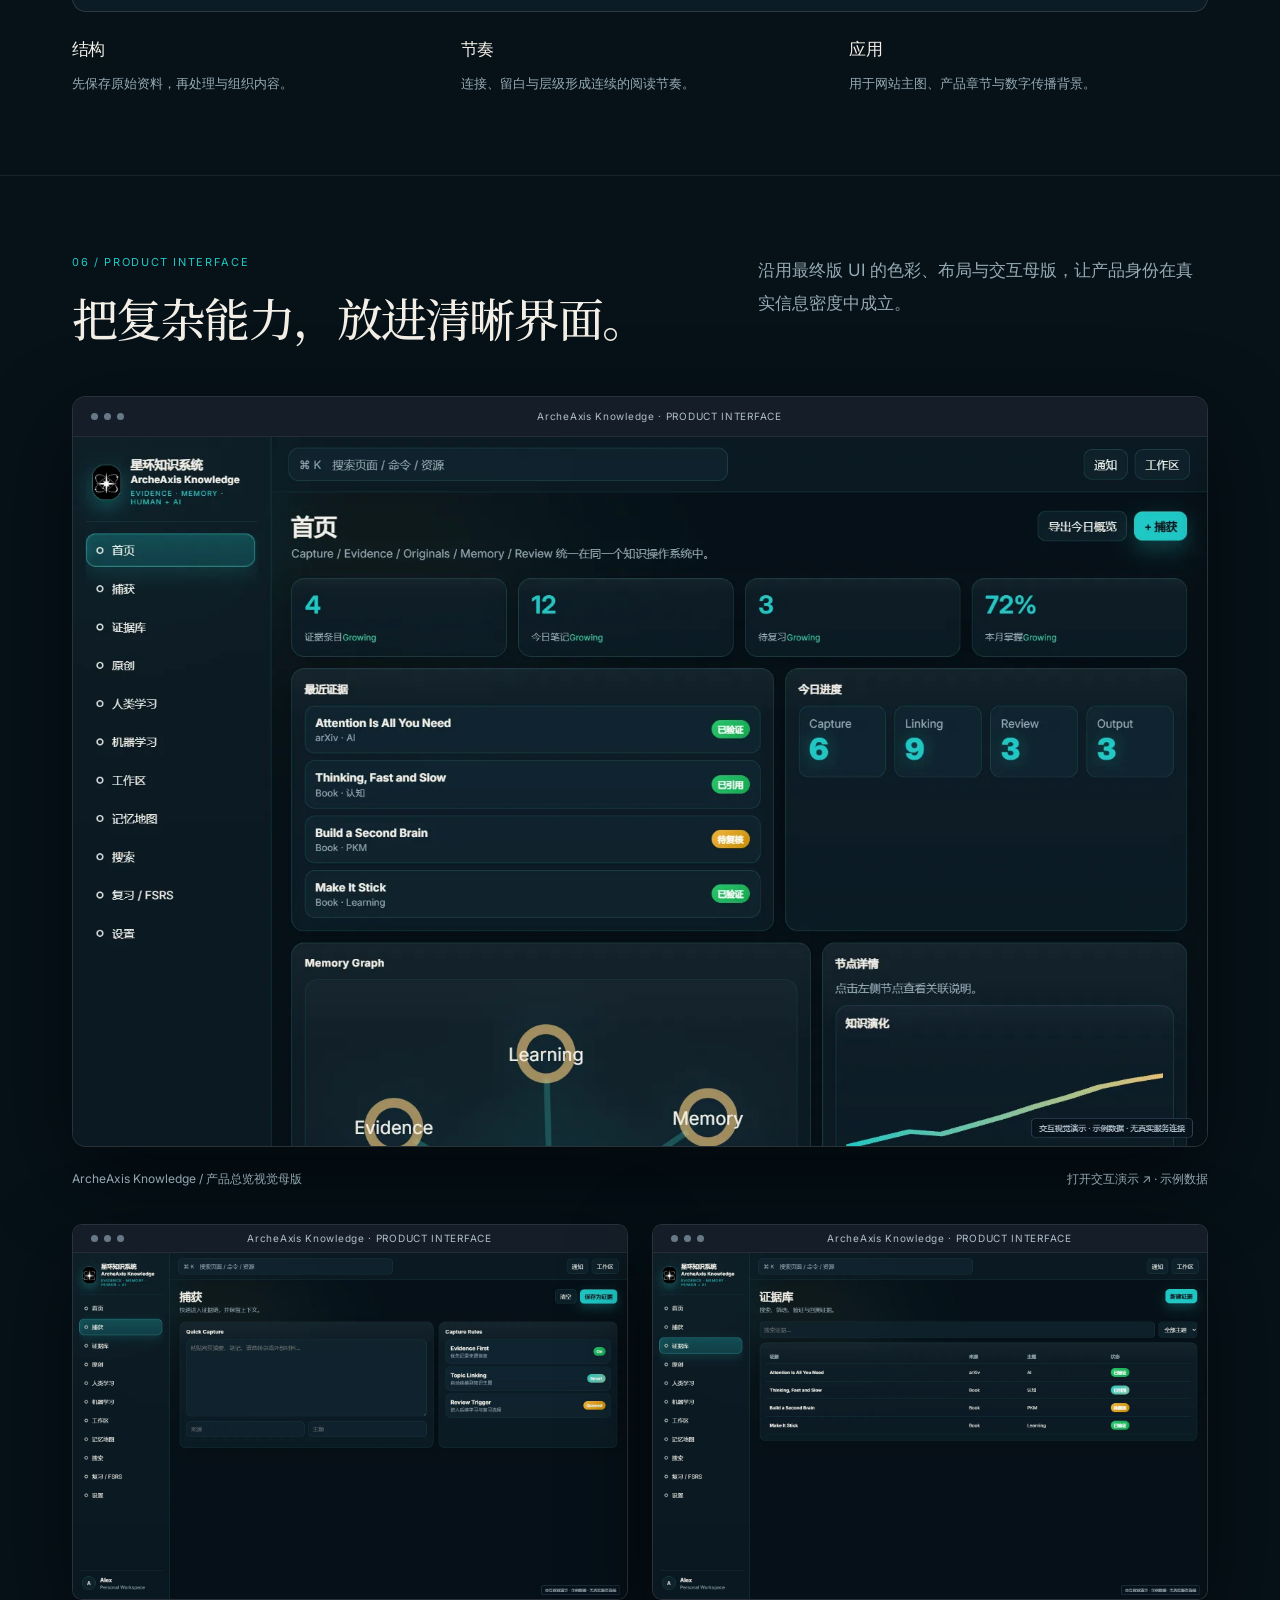
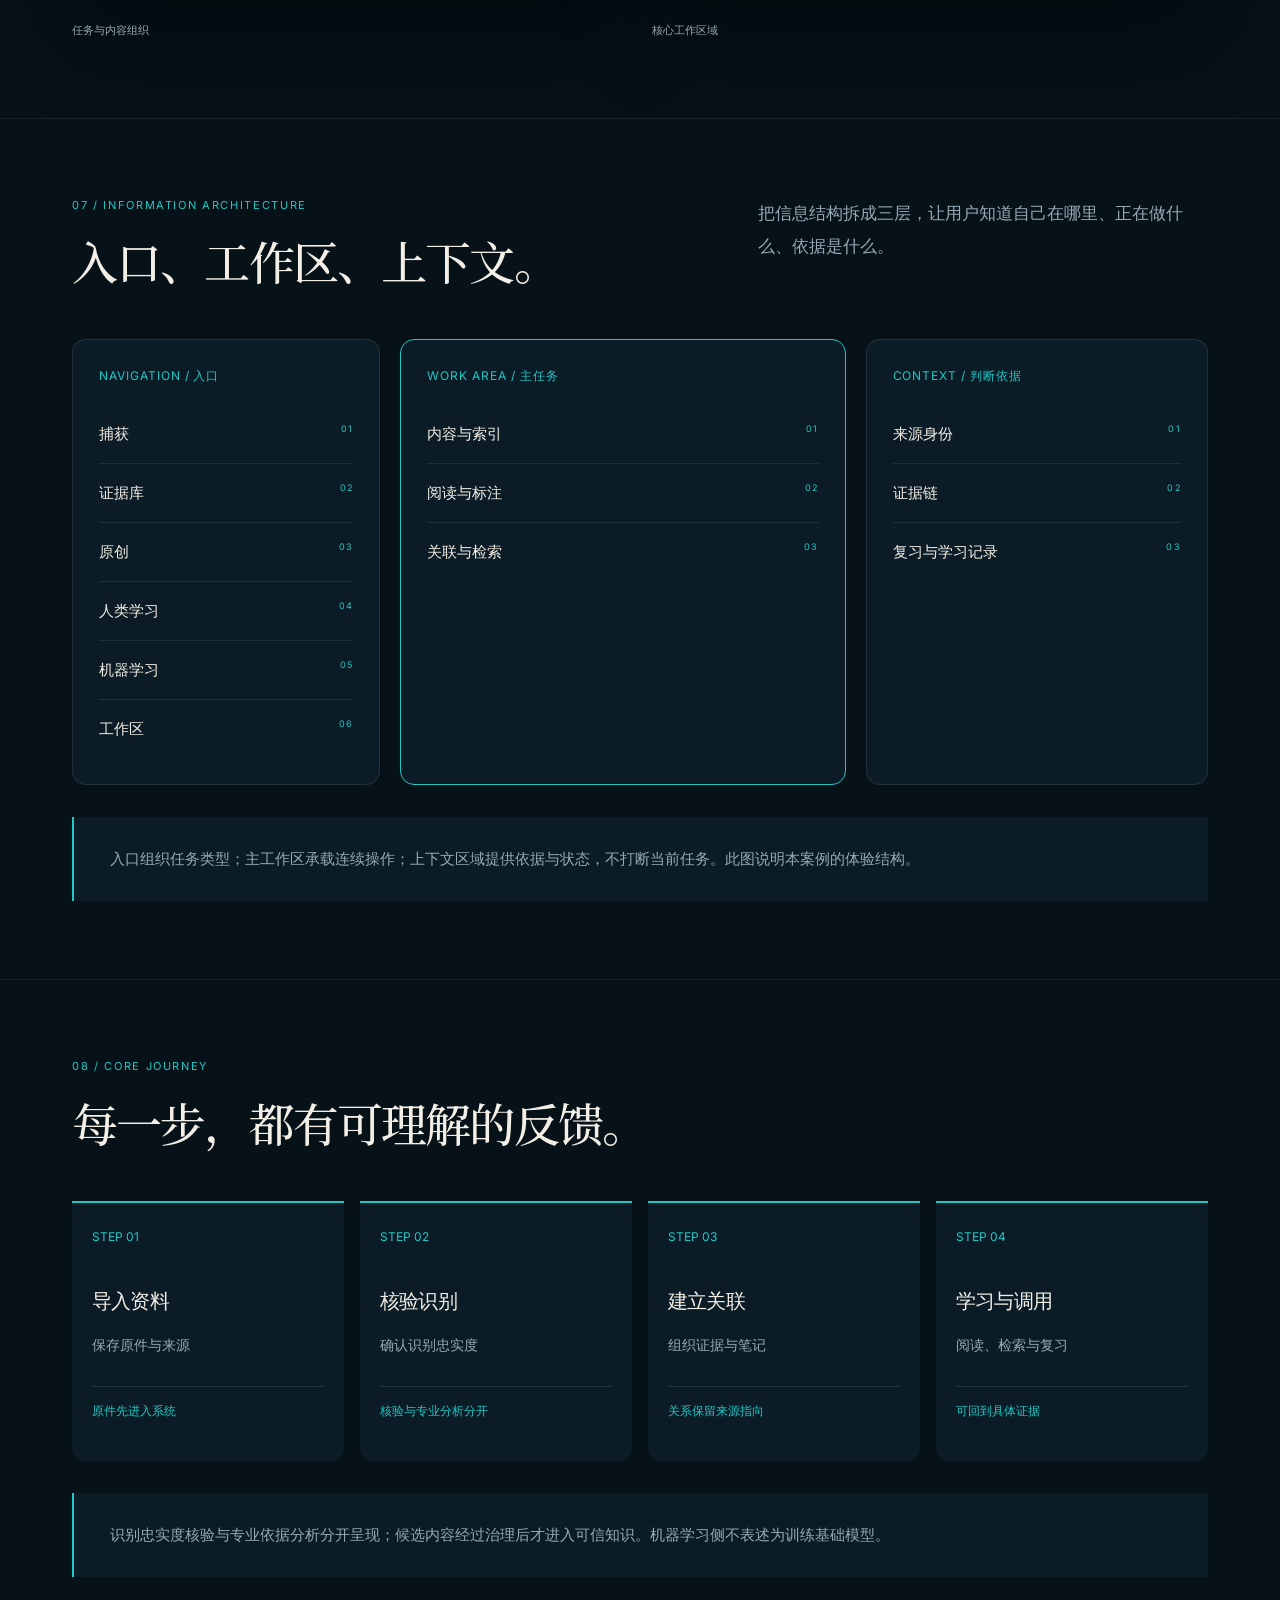
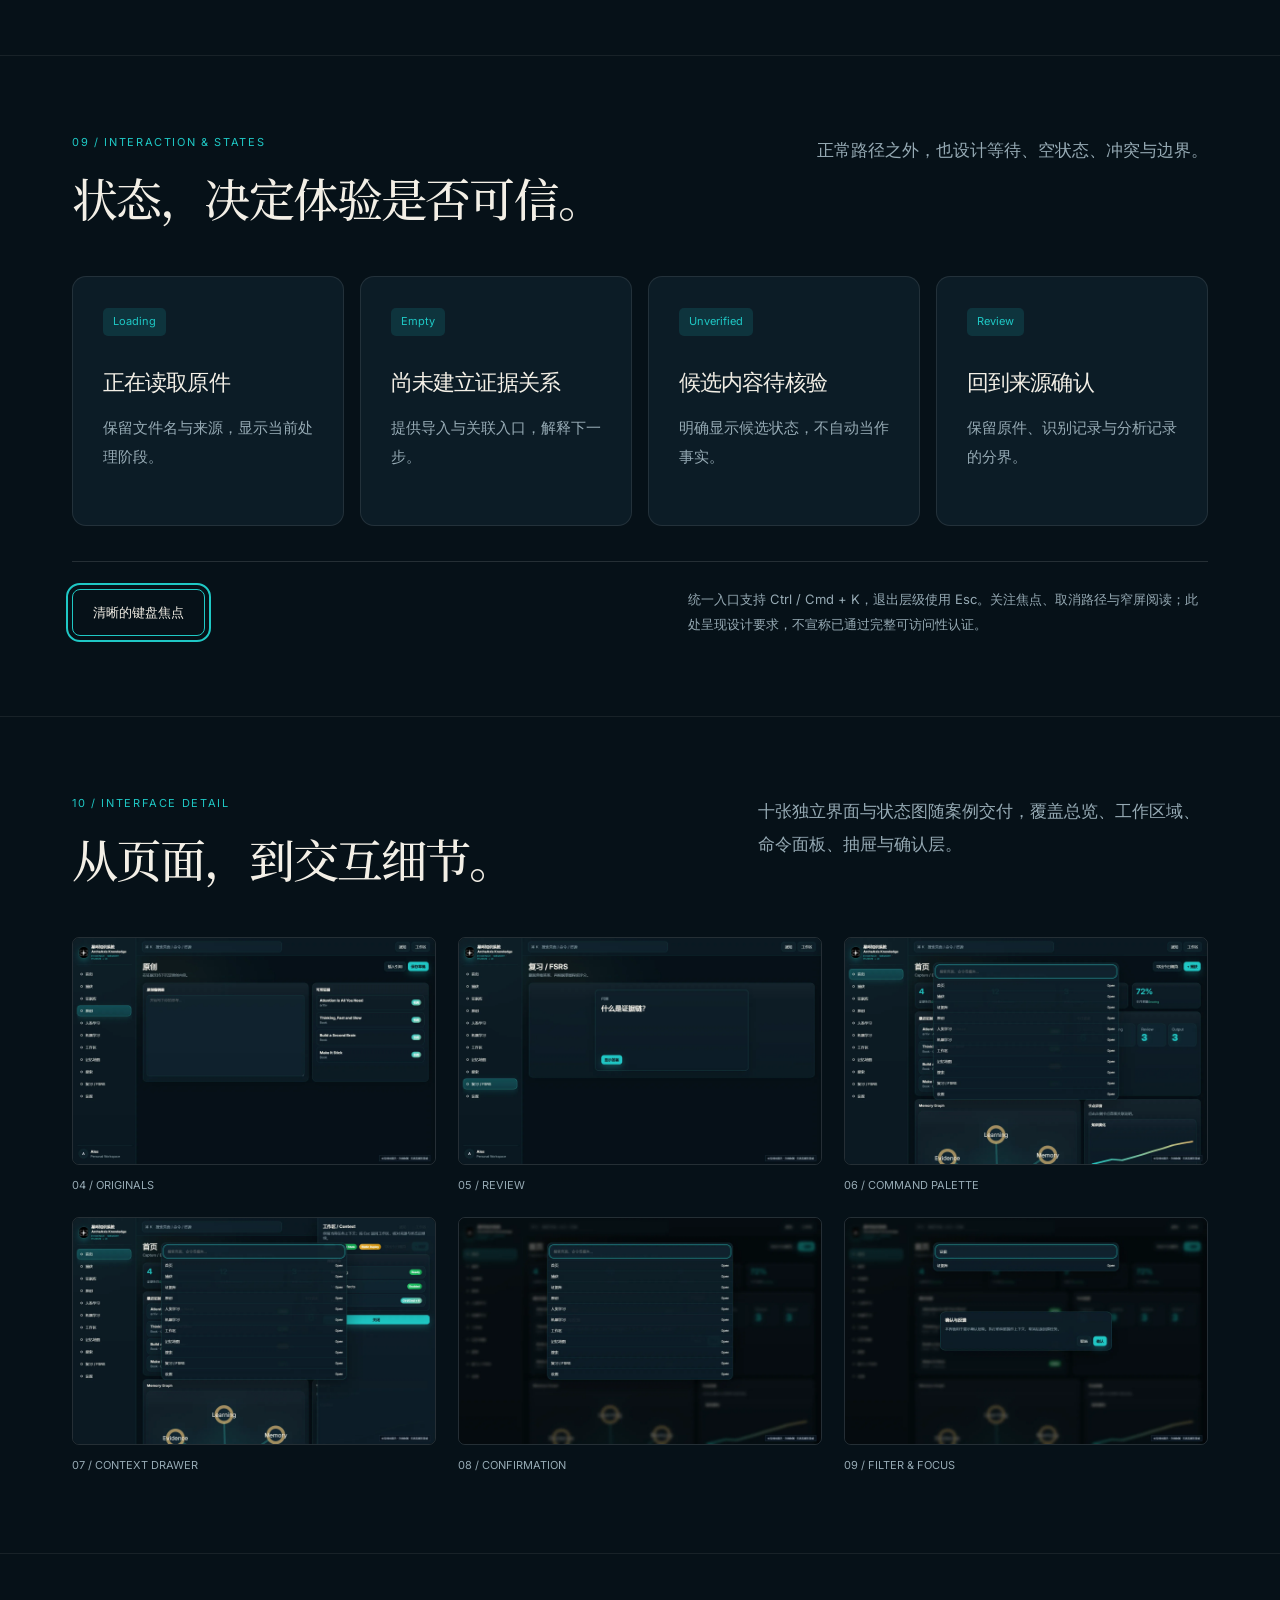
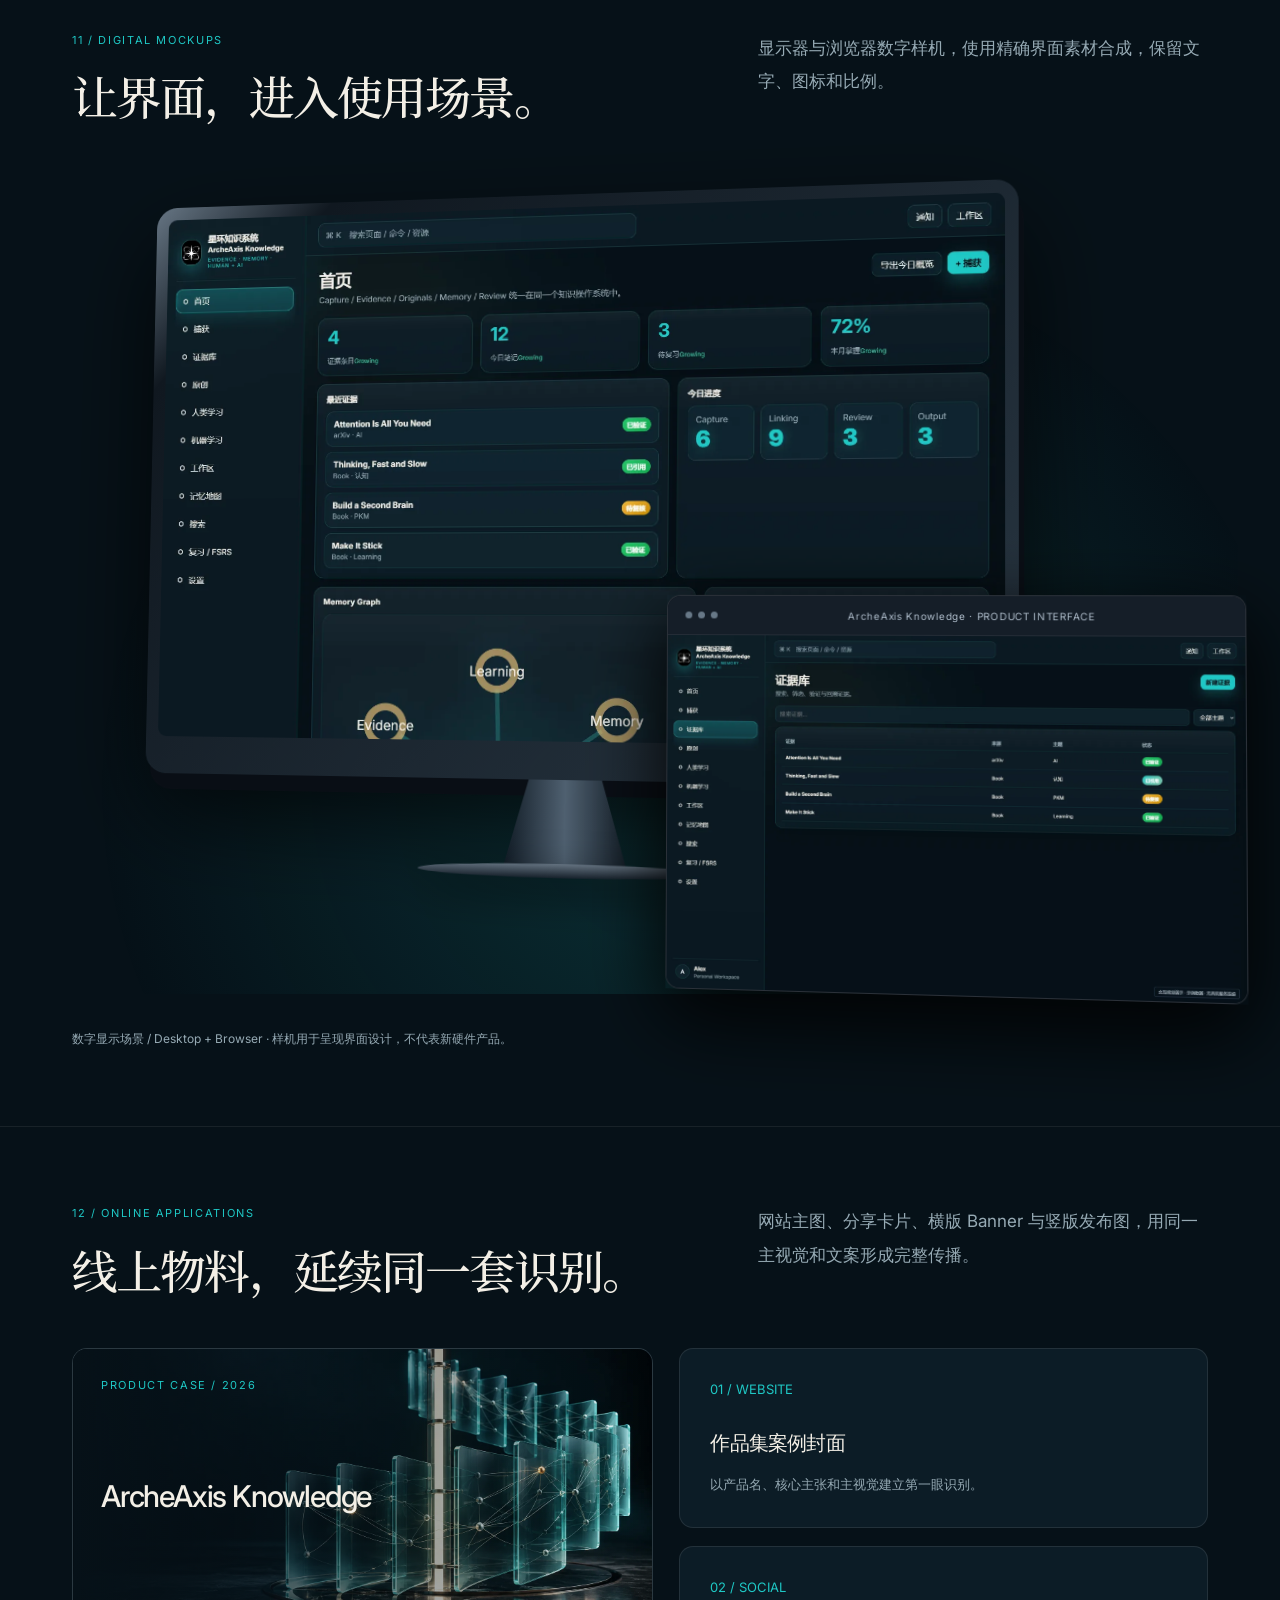
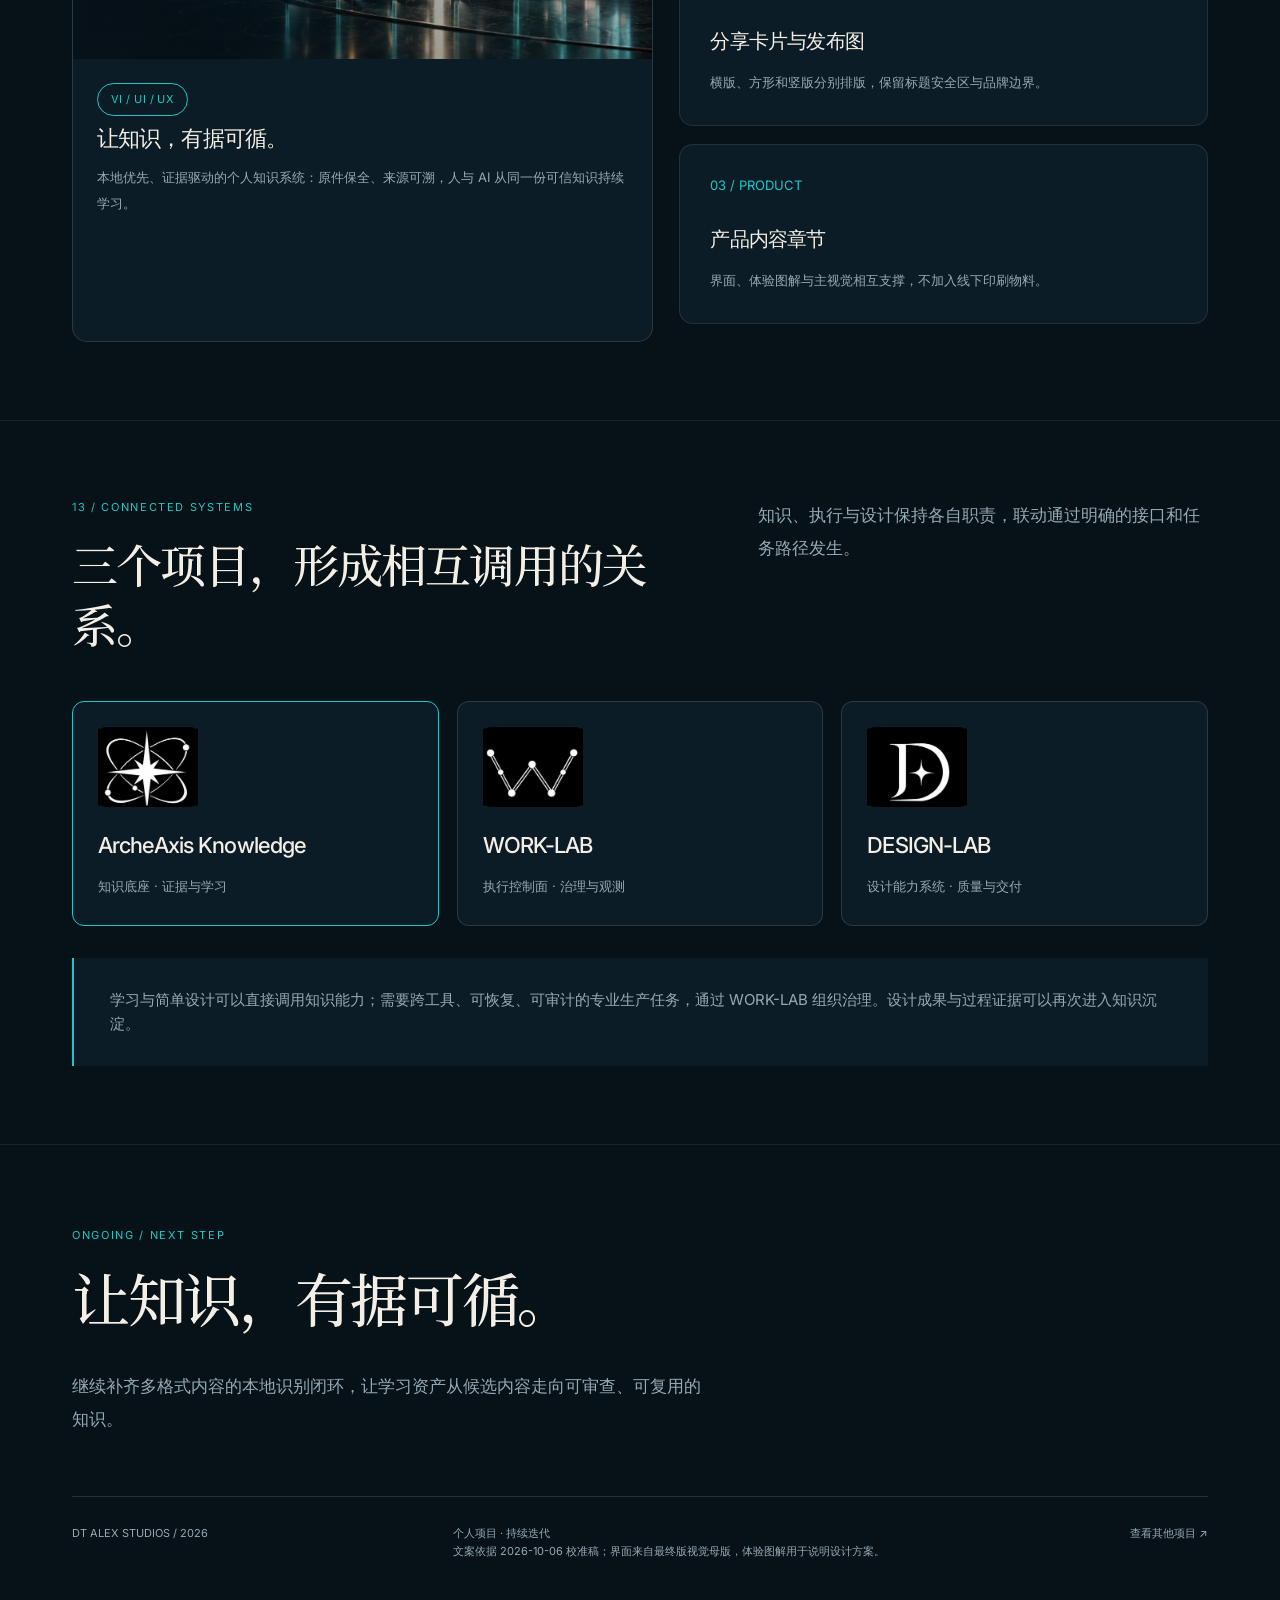
<file: site-unseen/cases/archeaxis.html>
<!doctype html><html lang="zh-CN"><head><meta charset="utf-8"><meta name="viewport" content="width=device-width,initial-scale=1"><title>星环知识系统 ArcheAxis Knowledge — 产品案例 / DT ALEX STUDIOS</title><meta name="description" content="本地优先、证据驱动的个人知识系统：原件保全、来源可溯，人与 AI 从同一份可信知识持续学习。"><style>
@font-face{font-family:Inter;src:url('assets/fonts/Inter.ttf')}@font-face{font-family:CJK;src:local('PingFang SC'),local('Microsoft YaHei'),local('Noto Sans CJK SC'),local('Noto Sans SC')}
*{box-sizing:border-box}html{scroll-behavior:smooth}body{margin:0;background:var(--bg);color:var(--text);font-family:Inter,CJK,'Segoe UI',sans-serif;line-height:1.6}a{color:inherit;text-decoration:none}button{font:inherit}img{display:block;max-width:100%}h1,h2,h3,p{margin:0}h1,h2,h3{font-weight:500;letter-spacing:-.04em}h2{font-size:46px;line-height:1.3}h3{font-size:22px;line-height:1.5}p{font-size:17px;line-height:1.95;color:var(--muted)}small,.eyebrow{font-size:11px;letter-spacing:.15em;text-transform:uppercase}.eyebrow{color:var(--primary);display:block;margin-bottom:20px}.mono{font-family:Inter,monospace;font-size:12px;letter-spacing:.06em}.muted{color:var(--muted)}
.topbar{height:72px;display:flex;justify-content:space-between;align-items:center;padding:0 64px;border-bottom:1px solid #ffffff13;font-size:12px;letter-spacing:.09em}.topbar a:hover{color:var(--primary)}.topbar .links{display:flex;gap:24px}.page{max-width:1440px;margin:auto}.section{padding:78px 72px;border-bottom:1px solid #ffffff12;position:relative;overflow:hidden}.sec-head{display:flex;justify-content:space-between;gap:60px;margin-bottom:45px;align-items:start}.sec-head .intro{max-width:450px}.sec-no{color:var(--muted);font-size:12px;letter-spacing:.16em}.sec-title{max-width:680px}.body-copy{max-width:620px}.grid2{display:grid;grid-template-columns:repeat(2,minmax(0,1fr));gap:30px}.grid2>*,.grid3>*,.grid4>*{min-width:0}.grid3{display:grid;grid-template-columns:repeat(3,1fr);gap:22px}.grid4{display:grid;grid-template-columns:repeat(4,1fr);gap:16px}.panel{border:1px solid #ffffff18;border-radius:14px;background:var(--surface);padding:30px}.panel .num{display:block;color:var(--primary);font-size:13px;margin-bottom:28px}.panel p{font-size:15px;margin-top:14px}.rule{height:1px;background:#ffffff20;margin:30px 0}.chip{display:inline-block;border:1px solid #ffffff25;border-radius:30px;padding:7px 13px;margin:0 5px 6px 0;font-size:11px;letter-spacing:.04em}.badge{color:var(--primary);border-color:var(--primary)}
.hero{height:810px;padding:74px 72px;background-image:linear-gradient(90deg,var(--bg) 0%,transparent 72%),var(--hero);background-size:cover;background-position:center;display:flex;flex-direction:column;justify-content:space-between}.hero-name{font-size:91px;font-weight:650;letter-spacing:-.07em;line-height:1.05;max-width:950px}.hero-cn{font-size:15px;color:var(--muted);margin-top:18px}.hero-headline{font-size:40px;letter-spacing:-.035em;max-width:580px;margin-top:40px;line-height:1.4}.hero-summary{font-size:15px;max-width:425px;margin-top:22px}.hero-bottom{display:flex;justify-content:space-between;align-items:end;gap:40px}.hero-bottom div{font-size:11px;letter-spacing:.12em}.hero-stamp{border-left:2px solid var(--primary);padding-left:18px}.case-meta{display:flex;gap:30px;margin-top:18px;color:var(--muted);font-size:12px}
.bigquote{font-size:38px;line-height:1.5;letter-spacing:-.035em;max-width:880px;margin:40px 0;color:var(--text)}.brand-board{background:#000;border:1px solid #ffffff1a;border-radius:16px;padding:25px;height:480px;display:flex;align-items:center;justify-content:center}.brand-full{width:440px;max-width:100%;max-height:440px}.brand-mark{width:110px;height:100px}.brand-mark .brand-full{width:100%;height:100%}.brand-explainer{display:flex;flex-direction:column;justify-content:center;padding:20px}.brand-caption{font-size:12px;margin-top:22px;color:var(--muted)}.mark-row{display:flex;gap:18px;margin:30px 0}.mark-tile{height:160px;flex:1;background:#000;display:flex;align-items:center;justify-content:center;border-radius:12px;border:1px solid #ffffff20}.mark-tile svg{width:85px;height:85px}.clearspace{padding:28px;background:#000;display:flex;justify-content:center;border:1px solid #ffffff20;border-radius:12px}.clearspace>div{border:1px dashed var(--primary);padding:24px}.clearspace svg{width:85px;height:85px}.palette-grid{display:grid;grid-template-columns:1.2fr 1fr 1fr 1fr;gap:12px}.swatch{height:205px;border-radius:12px;border:1px solid #ffffff1c;padding:22px;display:flex;flex-direction:column;justify-content:space-between}.swatch label{font-size:11px;letter-spacing:.1em}.swatch b{font-size:16px;font-weight:500}.palette-detail{margin-top:30px;display:flex;justify-content:space-between;gap:40px;font-size:14px;color:var(--muted)}.sample{margin-top:40px;border:1px solid #ffffff20;background:var(--surface);padding:35px;border-radius:14px}.sample-top{display:flex;gap:12px;align-items:center}.dot{height:9px;width:9px;border-radius:50%;background:var(--primary);box-shadow:0 0 15px var(--primary)}.sample p{font-size:14px}.sample-line{margin-top:28px;height:2px;background:linear-gradient(90deg,var(--primary),transparent)}
.light{background:var(--text);color:var(--bg)}.light p,.light .muted{color:#58616a}.light .eyebrow{color:var(--bg)}.type-display{font-size:82px;line-height:1.2;letter-spacing:-.055em;margin:36px 0}.type-chinese{font-size:36px;line-height:1.6;margin-bottom:45px}.type-line{display:flex;justify-content:space-between;gap:30px;padding:20px 0;border-top:1px solid #00000020;font-size:16px}.browser{border:1px solid #ffffff25;border-radius:14px;overflow:hidden;box-shadow:0 30px 90px #0007;background:#070e17}.browser-bar{height:40px;display:flex;align-items:center;padding:0 18px;gap:6px;background:#151e28;border-bottom:1px solid #ffffff10}.browser-bar i{width:7px;height:7px;border-radius:50%;background:#677887}.browser-bar span{margin:auto;font-size:10px;color:#afbdcb;letter-spacing:.07em}.browser img{width:100%}.caption{display:flex;justify-content:space-between;gap:35px;margin-top:22px;font-size:12px;color:var(--muted)}.ui-pair{display:grid;grid-template-columns:1fr 1fr;gap:24px;margin-top:36px}.ui-pair .browser{border-radius:10px}.ui-pair .browser-bar{height:28px}.ui-pair .caption{font-size:11px}
.architecture{display:grid;grid-template-columns:.9fr 1.3fr 1fr;gap:20px;margin-top:35px}.architecture .panel{padding:26px}.architecture .panel:nth-child(2){border-color:var(--primary)}.list-item{padding:17px 0;border-bottom:1px solid #ffffff13;font-size:15px;display:flex;justify-content:space-between;gap:10px}.list-item:last-child{border-bottom:none}.list-item small{color:var(--primary);font-size:9px}.arch-label{font-size:12px;letter-spacing:.08em;color:var(--primary);margin-bottom:20px}.journey{margin-top:40px}.journey .step{border-top:2px solid var(--primary);padding:24px 20px;background:var(--surface);min-height:260px;border-radius:0 0 12px 12px}.step .num{font-size:12px;color:var(--primary);margin-bottom:40px}.step h3{font-size:20px;margin-bottom:15px}.step p{font-size:14px}.feedback{font-size:12px;color:var(--primary);margin-top:28px;border-top:1px solid #ffffff1b;padding-top:14px}.journey-note{padding:30px 36px;border-left:2px solid var(--primary);background:var(--surface);margin-top:32px;font-size:15px;color:var(--muted)}.state-grid .panel{min-height:250px}.state-label{display:inline-block;background:color-mix(in srgb,var(--primary) 14%,transparent);color:var(--primary);padding:5px 10px;border-radius:5px;font-size:11px;margin-bottom:30px}.focus-spec{display:flex;gap:40px;align-items:center;justify-content:space-between;border-top:1px solid #ffffff20;margin-top:35px;padding-top:25px}.focus-btn{padding:12px 20px;border:1px solid var(--primary);outline:2px solid var(--primary);outline-offset:4px;border-radius:8px;font-size:13px}.focus-spec p{font-size:13px;max-width:520px}
.screenwall{display:grid;grid-template-columns:repeat(3,1fr);gap:22px}.screenwall figure{margin:0}.screenwall img{border:1px solid #ffffff20;border-radius:7px}.screenwall figcaption{font-size:11px;color:var(--muted);margin-top:12px}.mockup-stage{height:820px;position:relative;perspective:2000px;background:radial-gradient(ellipse at 55% 75%,color-mix(in srgb,var(--primary) 17%,transparent),transparent 65%);margin:20px -30px 0}.monitor{position:absolute;left:7%;top:2%;width:74%;background:linear-gradient(135deg,#667583,#101820 13%,#283642);padding:13px 13px 38px;border-radius:22px;box-shadow:5px 16px 0 #090e15,0 40px 100px #000b;transform:rotateY(-10deg) rotateX(3deg)}.monitor .screen{border-radius:9px;overflow:hidden;background:var(--bg)}.monitor .screen img{width:100%}.monitor:after{content:'';position:absolute;width:14%;height:85px;background:linear-gradient(90deg,#121d27,#4f6070,#17222c);left:43%;top:100%;z-index:-1;clip-path:polygon(20% 0,80% 0,100% 100%,0 100%)}.monitor .foot{position:absolute;height:14px;width:34%;background:linear-gradient(180deg,#647280,#17212b);bottom:-97px;left:33%;border-radius:50%;box-shadow:0 15px 40px #0009}.floating-browser{position:absolute;width:48%;right:0;bottom:0;transform:rotateY(-8deg) rotateX(2deg);box-shadow:0 25px 70px #000b}.mockup-note{font-size:12px;color:var(--muted);margin-top:35px}
.graphic-canvas{height:390px;border:1px solid #ffffff20;border-radius:14px;background:var(--surface);position:relative;overflow:hidden;display:flex;align-items:center;justify-content:center}.graphic-canvas svg{width:88%;height:88%}.graphic-copy{margin-top:25px;display:grid;grid-template-columns:repeat(3,1fr);gap:30px}.graphic-copy p{font-size:13px}.graphic-copy h3{font-size:17px;margin-bottom:9px}.digital-grid{display:grid;grid-template-columns:1.1fr 1fr;gap:26px}.share-card{background:var(--surface);border:1px solid #ffffff20;border-radius:15px;overflow:hidden}.share-cover{height:310px;background-image:linear-gradient(90deg,var(--bg),transparent),var(--hero);background-size:cover;background-position:center;padding:28px}.share-cover h3{font-size:30px;margin-top:80px}.share-content{padding:24px}.share-content p{font-size:13px;margin-top:10px}.digital-spec{display:flex;flex-direction:column;justify-content:space-between}.digital-spec .panel{margin-bottom:18px}.digital-spec h3{font-size:20px}.digital-spec p{font-size:13px}.relation-grid{display:grid;grid-template-columns:repeat(3,1fr);gap:18px;margin-top:38px}.relation-card{padding:25px;border:1px solid #ffffff20;background:var(--surface);border-radius:12px}.relation-card.active{border-color:var(--primary)}.relation-card .brand-mark{height:80px;width:100px;background:#000;border-radius:8px;margin-bottom:22px}.relation-card h3{font-size:22px}.relation-card p{font-size:13px;margin-top:12px}.closing{padding:82px 72px}.closing h2{font-size:58px}.closing p{max-width:630px;margin-top:30px}.closing-bottom{display:flex;justify-content:space-between;gap:40px;margin-top:60px;padding-top:28px;border-top:1px solid #ffffff20;font-size:11px;color:var(--muted)}
.promo{position:relative;width:1920px;height:1080px;padding:100px;background-image:linear-gradient(90deg,var(--bg) 0%,color-mix(in srgb,var(--bg) 86%,transparent) 44%,transparent 100%),var(--hero);background-size:cover;background-position:center;overflow:hidden}.promo h1{font-size:120px;letter-spacing:-.055em;line-height:1.05;max-width:1200px}.promo h2{font-size:56px;margin-top:45px}.promo p{color:var(--text);font-size:23px;max-width:610px;margin-top:32px}.promo .eyebrow{font-size:16px;margin-bottom:45px}.promo-foot{position:absolute;left:100px;right:100px;bottom:72px;display:flex;justify-content:space-between;align-items:end;border-top:1px solid #ffffff30;padding-top:25px;font-size:15px;letter-spacing:.08em}.promo.square{width:1080px;height:1080px;padding:68px;background-position:65% center}.square h1{font-size:84px;max-width:950px}.square h2{font-size:44px}.square p{font-size:19px;max-width:600px}.square .promo-foot{left:68px;right:68px;bottom:50px}.promo.vertical{width:1080px;height:1920px;padding:78px;background-size:auto 1250px;background-position:70% 100%;background-repeat:no-repeat}.vertical h1{font-size:82px}.vertical h2{font-size:57px;max-width:740px}.vertical p{font-size:23px;max-width:730px}.vertical .promo-foot{left:78px;right:78px;bottom:70px}.vertical .mini-screen{position:absolute;left:78px;right:78px;top:710px;transform:rotate(-3deg);box-shadow:0 40px 90px #000a}.vertical .mini-screen .browser-bar{height:32px}.promo .brand-mark{width:130px;height:130px;position:absolute;right:90px;top:90px;background:#000;border-radius:10px}.home-grid{display:grid;grid-template-columns:repeat(3,1fr);gap:24px}.home-card{border:1px solid #ffffff25;overflow:hidden;border-radius:16px;background:#0b1520}.home-card img{height:240px;width:100%;object-fit:cover}.home-card div{padding:30px}.home-card h2{font-size:28px}.home-card p{font-size:14px;margin:15px 0}.home-card a{color:#7dc9ff;font-size:13px}
@media(max-width:800px){.topbar{padding:0 22px;height:60px}.topbar .links{gap:12px;font-size:10px}.section,.closing{padding:48px 24px}.hero{height:760px;padding:44px 24px;background-position:65% center}.hero-name{font-size:clamp(42px,12vw,58px)}.hero-headline{font-size:30px;max-width:330px}.hero-summary{font-size:14px;max-width:310px}.hero-bottom{gap:16px}.case-meta{gap:14px;font-size:10px}.sec-head{display:block;margin-bottom:30px}.sec-head .intro{margin-top:22px}h2{font-size:32px}.grid2,.grid3,.architecture,.digital-grid,.home-grid{grid-template-columns:1fr}.grid4,.palette-grid{grid-template-columns:1fr 1fr}.panel{padding:23px}.bigquote{font-size:27px}.brand-board{height:380px}.brand-explainer{padding:20px 0}.brand-full{width:350px;max-width:100%}.clearspace{padding:18px}.clearspace>div{padding:18px}.type-display{font-size:48px}.type-chinese{font-size:28px}.type-line{font-size:12px;gap:15px}.ui-pair{grid-template-columns:1fr}.browser-bar{height:28px}.caption{font-size:10px;gap:15px}.journey .step{min-height:250px}.state-grid .panel{min-height:250px}.focus-spec{flex-direction:column;align-items:start}.screenwall{grid-template-columns:1fr 1fr;gap:14px}.mockup-stage{height:340px;margin:0 -10px}.monitor{left:0;top:5%;width:95%;padding:6px 6px 20px;border-radius:12px;transform:none}.monitor:after{height:40px}.monitor .foot{bottom:-47px}.floating-browser{width:60%;bottom:5%;transform:none}.mockup-note{margin-top:15px}.graphic-canvas{height:280px}.graphic-copy{grid-template-columns:1fr}.relation-grid{grid-template-columns:1fr}.closing h2{font-size:39px}.closing-bottom{flex-direction:column;gap:18px}.palette-detail{flex-direction:column;gap:12px}.swatch{height:180px}.hero-stamp{font-size:10px!important}.relation-card .brand-mark{height:70px}.body-copy p{font-size:15px}}
@media(prefers-reduced-motion:reduce){html{scroll-behavior:auto}}
</style><style id="case-motion">
/* 揭示单元：进场前压在下半个身位，进场只做 transform + opacity。
   前提用 :where() 包起来，特异度归零——不然 html.cm-js [data-cm].cm-in 是 (0,0,3,1)，
   会把后面的 .home-card:hover (0,0,2,0) 整个压死：卡片抬升写了却永远不生效。
   降级成 (0,0,2,0) 之后与 hover 打平，靠"后者胜"让 hover 赢。
   :where() 万一不被支持，整条规则作废，结果是"不隐藏"，也是安全方向。 */
:where(html.cm-js) [data-cm]{opacity:0;transform:translateY(26px);
 transition:opacity .72s cubic-bezier(.16,.84,.24,1) var(--cm-d,0ms),
            transform .84s cubic-bezier(.16,.84,.24,1) var(--cm-d,0ms)}
:where(html.cm-js) [data-cm].cm-in{opacity:1;transform:translateY(0)}
/* 主标题逐词遮罩：与主站 .mask span 同一手法。
   padding-bottom/margin-bottom 抵消，让降部（Knowledge 的 g）不被 overflow 裁掉，
   同时行盒高度一步不让。 */
.cm-mask{display:inline-block;overflow:hidden;vertical-align:bottom;
 padding-bottom:.16em;margin-bottom:-.16em}
.cm-word{display:inline-block;transform:translateY(115%);
 transition:transform .9s cubic-bezier(.16,.84,.24,1) var(--cm-d,0ms)}
.cm-word.cm-in{transform:translateY(0)}
/* 顶部滚动进度条：scaleX 走合成层，不触发布局 */
.cm-rail{position:fixed;left:0;top:0;width:100%;height:2px;z-index:60;
 background:var(--primary);transform:scaleX(0);transform-origin:0 50%;
 pointer-events:none;opacity:.85}
/* 悬停：卡片抬起 + 画面在框内推近（截图没有视频，推近就是它的"动起来"）。
   transition 必须在这里一次写全：卡片同时是揭示单元，两条 transition 规则打平特异度，
   后写的这份要同时覆盖 opacity（进场）和 transform（进场 + 悬停），否则漏掉一个通道。 */
.home-card,.browser{transition:opacity .72s cubic-bezier(.16,.84,.24,1) var(--cm-d,0ms),
                    transform .62s cubic-bezier(.16,.84,.24,1)}
.home-card img{transition:transform .9s cubic-bezier(.16,.84,.24,1)}
.home-card:hover{transform:translateY(-6px)}
.home-card:hover img{transform:scale(1.05)}
.browser:hover{transform:translateY(-4px)}
@media(prefers-reduced-motion:reduce){
 html.cm-js [data-cm]{opacity:1;transform:none;transition:none}
 .cm-word{transform:none;transition:none}
 .home-card,.browser,.home-card img{transition:none}
 .home-card:hover,.home-card:hover img,.browser:hover{transform:none}
}
</style>
<style id="case-type">
@font-face {
  font-family: "Noto Serif SC Display";
  font-style: normal;
  font-weight: 200 900;
  font-display: swap;
  src: url("assets/fonts/noto-serif-sc-display.woff2") format("woff2");
  unicode-range: U+3001-3002, U+300C-300D, U+4E00, U+4E09-4E0B, U+4E0D-4E0E, U+4E2A, U+4E3A-4E3B, U+4E48-4E49, U+4E86, U+4E92, U+4EA4, U+4EA7, U+4EBA, U+4EC0, U+4ECD-4ECE, U+4ED8, U+4EE3, U+4EE5, U+4EF6, U+4EFB, U+4F1A, U+4F38, U+4F46, U+4F53, U+4F55, U+4F5C, U+4F60, U+4F7F, U+4F9D, U+4FDD, U+4FE1, U+505A, U+513F, U+5148-5149, U+514B, U+5165, U+5168, U+516C, U+5173, U+5177, U+518D, U+5199, U+51B3, U+51FA, U+5206-5207, U+5212, U+5219, U+5224, U+522B, U+5230, U+5236-5237, U+5269, U+529B, U+52A8, U+5316, U+533A, U+5370, U+53CD, U+53D1, U+53D8, U+53E3, U+53EA, U+53EF, U+53F7, U+540C, U+540E, U+5411, U+5426, U+542C, U+5473, U+548C, U+54C1, U+56DE, U+56FE, U+5728, U+5730, U+573A, U+5750, U+5757, U+57CE, U+5899, U+590D, U+591A, U+591C, U+5957, U+597D, U+5982, U+59CB, U+5B57-5B58, U+5B83, U+5B9A, U+5B9E, U+5BA2, U+5BA4, U+5BB9, U+5BFC, U+5C01, U+5C0F, U+5C31, U+5C3A, U+5C42, U+5C4F, U+5DE5, U+5DEE, U+5DF1, U+5E02-5E03, U+5E26-5E27, U+5E55, U+5E73, U+5E8F, U+5E94, U+5EA6, U+5ECA, U+5EF6, U+5F00, U+5F15, U+5F62, U+5F84-5F85, U+5F97, U+5FAA, U+5FC5, U+5FF5, U+6001, U+6015, U+6027, U+606F, U+611F, U+6210-6211, U+6216, U+6237, U+6240, U+624D, U+6267, U+627F, U+628A, U+6298, U+62C5, U+62CD, U+62E9, U+6301, U+6362, U+636E, U+63D2, U+6491, U+652F, U+653E, U+6587, U+6599, U+65AD, U+65BD, U+65E0, U+65E2, U+65E6, U+65E9, U+65F6, U+660E, U+6613, U+661F, U+662F, U+666F-6670, U+66F4, U+6700, U+6709, U+671F, U+6742, U+6750, U+675F, U+6761, U+6765, U+679C, U+67B6, U+67D3, U+67E5, U+6807, U+6837-6838, U+683C, U+6848, U+6863, U+690D, U+695A, U+6982, U+6B21, U+6B65, U+6BB5, U+6BCF, U+6C11, U+6C14, U+6C50, U+6D3B, U+6D41, U+6E05, U+6E32, U+6E90, U+6ED1, U+6F6E, U+70AB, U+7167, U+7247, U+724C, U+7269, U+72B6, U+73AF, U+7406, U+751F, U+7528, U+7531, U+753B, U+754C, U+7559, U+767D, U+7684, U+76EE, U+76F8, U+770B, U+771F, U+7740, U+77E5, U+7814, U+786E, U+79CD, U+79E9, U+7A0B, U+7A76, U+7ACB, U+7AEF, U+7B49, U+7BB1, U+7C7B, U+7CBE, U+7CFB, U+7D20, U+7D22, U+7EA2, U+7EA6-7EA7, U+7EB3, U+7EBF, U+7EC6, U+7ED3, U+7ED9, U+7EDF, U+7EED, U+7F16, U+800C, U+804C, U+8054, U+80FD, U+81EA, U+8272, U+8282, U+8303, U+843D, U+884C, U+8857, U+8865, U+8868, U+88AB, U+88C2, U+8981, U+89C4, U+89C6, U+89C9, U+89E3, U+8A00, U+8BA1, U+8BA9, U+8BB0, U+8BBA, U+8BBE, U+8BC1, U+8BC6, U+8BE5, U+8BED, U+8BEF, U+8BFB, U+8C03, U+8C08, U+8D23, U+8D27-8D28, U+8D34, U+8D70, U+8D77, U+8D8A, U+8DEF, U+8F91, U+8F93, U+8FBE, U+8FC7, U+8FD0, U+8FD8-8FD9, U+8FDB, U+8FDE, U+8FED, U+9009, U+903B, U+90AE, U+90E8, U+90FD, U+91CD, U+91CF, U+952E, U+95EE, U+9605, U+9636, U+9650, U+96BE, U+9759, U+9762, U+9875, U+9879, U+987B, U+9898, U+989C, U+9988, U+9A8C, U+9A97, U+9AA4, U+FF0C, U+FF1B;
}
@font-face {
  font-family: "Noto Serif SC Display";
  font-style: italic;
  font-weight: 200 900;
  font-display: swap;
  src: url("assets/fonts/noto-serif-sc-display.woff2") format("woff2");
  unicode-range: U+3001-3002, U+300C-300D, U+4E00, U+4E09-4E0B, U+4E0D-4E0E, U+4E2A, U+4E3A-4E3B, U+4E48-4E49, U+4E86, U+4E92, U+4EA4, U+4EA7, U+4EBA, U+4EC0, U+4ECD-4ECE, U+4ED8, U+4EE3, U+4EE5, U+4EF6, U+4EFB, U+4F1A, U+4F38, U+4F46, U+4F53, U+4F55, U+4F5C, U+4F60, U+4F7F, U+4F9D, U+4FDD, U+4FE1, U+505A, U+513F, U+5148-5149, U+514B, U+5165, U+5168, U+516C, U+5173, U+5177, U+518D, U+5199, U+51B3, U+51FA, U+5206-5207, U+5212, U+5219, U+5224, U+522B, U+5230, U+5236-5237, U+5269, U+529B, U+52A8, U+5316, U+533A, U+5370, U+53CD, U+53D1, U+53D8, U+53E3, U+53EA, U+53EF, U+53F7, U+540C, U+540E, U+5411, U+5426, U+542C, U+5473, U+548C, U+54C1, U+56DE, U+56FE, U+5728, U+5730, U+573A, U+5750, U+5757, U+57CE, U+5899, U+590D, U+591A, U+591C, U+5957, U+597D, U+5982, U+59CB, U+5B57-5B58, U+5B83, U+5B9A, U+5B9E, U+5BA2, U+5BA4, U+5BB9, U+5BFC, U+5C01, U+5C0F, U+5C31, U+5C3A, U+5C42, U+5C4F, U+5DE5, U+5DEE, U+5DF1, U+5E02-5E03, U+5E26-5E27, U+5E55, U+5E73, U+5E8F, U+5E94, U+5EA6, U+5ECA, U+5EF6, U+5F00, U+5F15, U+5F62, U+5F84-5F85, U+5F97, U+5FAA, U+5FC5, U+5FF5, U+6001, U+6015, U+6027, U+606F, U+611F, U+6210-6211, U+6216, U+6237, U+6240, U+624D, U+6267, U+627F, U+628A, U+6298, U+62C5, U+62CD, U+62E9, U+6301, U+6362, U+636E, U+63D2, U+6491, U+652F, U+653E, U+6587, U+6599, U+65AD, U+65BD, U+65E0, U+65E2, U+65E6, U+65E9, U+65F6, U+660E, U+6613, U+661F, U+662F, U+666F-6670, U+66F4, U+6700, U+6709, U+671F, U+6742, U+6750, U+675F, U+6761, U+6765, U+679C, U+67B6, U+67D3, U+67E5, U+6807, U+6837-6838, U+683C, U+6848, U+6863, U+690D, U+695A, U+6982, U+6B21, U+6B65, U+6BB5, U+6BCF, U+6C11, U+6C14, U+6C50, U+6D3B, U+6D41, U+6E05, U+6E32, U+6E90, U+6ED1, U+6F6E, U+70AB, U+7167, U+7247, U+724C, U+7269, U+72B6, U+73AF, U+7406, U+751F, U+7528, U+7531, U+753B, U+754C, U+7559, U+767D, U+7684, U+76EE, U+76F8, U+770B, U+771F, U+7740, U+77E5, U+7814, U+786E, U+79CD, U+79E9, U+7A0B, U+7A76, U+7ACB, U+7AEF, U+7B49, U+7BB1, U+7C7B, U+7CBE, U+7CFB, U+7D20, U+7D22, U+7EA2, U+7EA6-7EA7, U+7EB3, U+7EBF, U+7EC6, U+7ED3, U+7ED9, U+7EDF, U+7EED, U+7F16, U+800C, U+804C, U+8054, U+80FD, U+81EA, U+8272, U+8282, U+8303, U+843D, U+884C, U+8857, U+8865, U+8868, U+88AB, U+88C2, U+8981, U+89C4, U+89C6, U+89C9, U+89E3, U+8A00, U+8BA1, U+8BA9, U+8BB0, U+8BBA, U+8BBE, U+8BC1, U+8BC6, U+8BE5, U+8BED, U+8BEF, U+8BFB, U+8C03, U+8C08, U+8D23, U+8D27-8D28, U+8D34, U+8D70, U+8D77, U+8D8A, U+8DEF, U+8F91, U+8F93, U+8FBE, U+8FC7, U+8FD0, U+8FD8-8FD9, U+8FDB, U+8FDE, U+8FED, U+9009, U+903B, U+90AE, U+90E8, U+90FD, U+91CD, U+91CF, U+952E, U+95EE, U+9605, U+9636, U+9650, U+96BE, U+9759, U+9762, U+9875, U+9879, U+987B, U+9898, U+989C, U+9988, U+9A8C, U+9A97, U+9AA4, U+FF0C, U+FF1B;
}
/* 只有作品集自述的大字换成作品集的中文展示字面。
   拉丁产品字标（.hero-name 的 ArcheAxis Knowledge）不受影响：
   子集的 unicode-range 全在 U+3001 以上、不含任何拉丁码位，
   浏览器对拉丁字符直接跳过这张脸落到 Inter——不需要额外写排除规则。
   正文也不动：案例页正文保留 Inter 是产品文档的读感。 */
h1,h2,.bigquote,.type-display,.type-chinese{
  font-family:'Noto Serif SC Display',Inter,CJK,'Segoe UI',sans-serif}
/* 例外：brand-ui-kit 的 .card h2 只有 21px（"操作层级 / 表单与反馈 / 信息容器"），
   那是色板卡的小标签不是大标题。这支字面默认字重 200，21px 上会细成一片，
   而且小标签换衬线也没有版面依据——回到 Inter。
   .card h2 (0,0,1,1) 压过 h2 (0,0,0,1)，所以这条写在后面就够了。 */
.card h2{font-family:Inter,CJK,'Segoe UI',sans-serif}
</style>
</head><body style="--bg:#061118;--surface:#0C1C26;--primary:#1FC8C5;--secondary:#E6BE73;--text:#F3EFE6;--muted:#96AAB4;--hero:url(assets/archeaxis-keyvisual.webp)"><script>document.documentElement.className+=" cm-js";</script><header class="topbar"><a href="index.html">DT ALEX STUDIOS</a><div class="links"><a href="../index.html">← 作品集</a><a href="#identity">VI</a><a href="#flagship">UI</a><a href="#journey">UX</a><a href="#digital">DIGITAL</a></div></header><main class="page"><section class="section hero" id="hero"><div><span class="eyebrow">PERSONAL PROJECT / 2026 / ONGOING</span><h1 class="hero-name">ArcheAxis Knowledge</h1><div class="hero-cn">星环知识系统 / EVIDENCE-DRIVEN KNOWLEDGE</div><h2 class="hero-headline">让知识，有据可循。</h2><p class="hero-summary">本地优先、证据驱动的个人知识系统：原件保全、来源可溯，人与 AI 从同一份可信知识持续学习。</p></div><div class="hero-bottom"><div><div>BRAND · PRODUCT · EXPERIENCE</div><div class="case-meta"><span>VI / UI / UX</span><span>Digital-first</span><span>Case Study 2026</span></div></div><div class="hero-stamp">知识底座 · 证据与学习<br>DT ALEX STUDIOS</div></div></section><section class="section" id="overview"><div class="sec-head"><div class="sec-title"><span class="eyebrow">01 / PRODUCT CONTEXT</span><h2>从真实的工作问题出发。</h2></div></div><p class="body-copy">用 AI 越久，资料、聊天记录和研究堆得越多，真正重要的那条却越来越难找回来；换一个工具，历史就断一次。我希望把资料、证据与学习放进一个持续积累的知识系统。</p><div class="bigquote">从“保存了什么”，走向“理解了什么”。</div><div class="grid3"><div class="panel"><span class="num">01 / CHALLENGE</span><h3>资料散落，原件与来源身份容易丢失。</h3></div><div class="panel"><span class="num">02 / CHALLENGE</span><h3>识别结果与专业判断混在一起，依据难以确认。</h3></div><div class="panel"><span class="num">03 / CHALLENGE</span><h3>换工具之后，历史与学习记录难以承接。</h3></div></div><div class="grid3" style="margin-top:24px"><div class="panel"><span class="num">DESIGN PRINCIPLE</span><h3>原件保全</h3><p>先保存原始资料，再处理与组织内容。</p></div><div class="panel"><span class="num">DESIGN PRINCIPLE</span><h3>证据可溯</h3><p>回答、判断与引用都能回到具体来源。</p></div><div class="panel"><span class="num">DESIGN PRINCIPLE</span><h3>人机共学</h3><p>人类学习与 AI 学习资产各有边界，共用可信知识。</p></div></div></section><section class="section" id="identity"><div class="sec-head"><div class="sec-title"><span class="eyebrow">02 / VISUAL IDENTITY</span><h2>把产品性格，变成识别。</h2></div><p class="intro">沿用已经确认的标志与字标，把身份延伸到界面、网站与数字传播。</p></div><div class="grid2"><div class="brand-board"><svg class="brand-full" overflow="hidden" viewBox="1142 130 501 620" role="img" aria-label="ArcheAxis 已确认品牌标志"><defs><clipPath id="clip-archeaxis-full"><rect x="1142" y="130" width="501" height="620"/></clipPath></defs><image href="assets/brand-lockups.webp" width="1672" height="941" clip-path="url(#clip-archeaxis-full)"/></svg></div><div class="brand-explainer"><h3>ArcheAxis Knowledge</h3><p style="margin-top:20px">轨道表达关联与持续积累；星形表达定位与知识的核心。以极光青建立交互识别，象牙白承载阅读层级，少量星辉金只强调证据与关键节点。</p><div class="mark-row"><div class="mark-tile"><svg class="brand-full" overflow="hidden" viewBox="1142 170 501 385" role="img" aria-label="ArcheAxis 已确认品牌标志"><defs><clipPath id="clip-archeaxis-mark"><rect x="1142" y="170" width="501" height="385"/></clipPath></defs><image href="assets/brand-lockups.webp" width="1672" height="941" clip-path="url(#clip-archeaxis-mark)"/></svg></div><div class="clearspace"><div><svg class="brand-full" overflow="hidden" viewBox="1142 170 501 385" role="img" aria-label="ArcheAxis 已确认品牌标志"><defs><clipPath id="clip-archeaxis-mark-2"><rect x="1142" y="170" width="501" height="385"/></clipPath></defs><image href="assets/brand-lockups.webp" width="1672" height="941" clip-path="url(#clip-archeaxis-mark-2)"/></svg></div></div></div><div class="brand-caption">独立符号 / 留白示意 · 正式字形与轮廓沿用原资产</div></div></div></section><section class="section" id="palette"><div class="sec-head"><div class="sec-title"><span class="eyebrow">03 / COLOR SYSTEM</span><h2>颜色承担明确的职责。</h2></div><p class="intro">色号来自最终版 UI 的真实 CSS，并与组件 Design Tokens 对照。</p></div><div class="palette-grid"><div class="swatch" style="background:#061118;color:#F3EFE6"><label>BACKGROUND</label><b>#061118</b></div><div class="swatch" style="background:#1FC8C5;color:#061118"><label>PRIMARY</label><b>#1FC8C5</b></div><div class="swatch" style="background:#E6BE73;color:#061118"><label>SECONDARY</label><b>#E6BE73</b></div><div class="swatch" style="background:#F3EFE6;color:#061118"><label>TEXT / IVORY</label><b>#F3EFE6</b></div></div><div class="palette-detail"><span>背景 / 阅读 / 操作 / 反馈，各自建立层级。</span><span>共享交互方法，保留独立品牌皮肤。</span></div><div class="sample"><div class="sample-top"><span class="dot"></span><h3>清晰的操作焦点，克制的光效反馈。</h3></div><p style="margin-top:20px">品牌主色控制关键操作与选择状态；警告和错误色保留自己的语义，不替代品牌识别。</p><div class="sample-line"></div></div></section><section class="section light" id="typography"><div class="sec-head"><div class="sec-title"><span class="eyebrow">04 / TYPOGRAPHY</span><h2>让信息，读起来有秩序。</h2></div></div><div class="type-display">Evidence / Memory / Learning</div><div class="type-chinese">让知识，有据可循。<br>清晰层级 · 连续阅读 · 克制表达</div><div class="type-line"><span>Inter / UI Latin</span><span>Aa Bb Cc 0123456789</span></div><div class="type-line"><span>Noto Sans CJK SC / 中文回退</span><span>标题、正文、标注，分层组织</span></div><div class="type-line"><span>Existing Brand Wordmark</span><span>正式字标沿用原资产，不用 UI 字体替代</span></div></section><section class="section" id="graphic"><div class="sec-head"><div class="sec-title"><span class="eyebrow">05 / GRAPHIC LANGUAGE</span><h2>同一种逻辑，延伸到不同画面。</h2></div></div><div class="graphic-canvas"><svg viewBox="0 0 1200 420" aria-label="星环知识系统 ArcheAxis Knowledge 图形语言"><defs><pattern id="g" width="40" height="40" patternUnits="userSpaceOnUse"><path d="M40 0H0V40" stroke="#ffffff09" fill="none"/></pattern></defs><rect width="1200" height="420" fill="url(#g)"/><ellipse cx="600" cy="210" rx="330" ry="102.3" fill="none" stroke="#1FC8C5" stroke-opacity="0.8" transform="rotate(-25 600 210)"/><ellipse cx="600" cy="210" rx="270" ry="83.7" fill="none" stroke="#1FC8C5" stroke-opacity="0.64" transform="rotate(-6 600 210)"/><ellipse cx="600" cy="210" rx="210" ry="65.1" fill="none" stroke="#1FC8C5" stroke-opacity="0.48000000000000004" transform="rotate(13 600 210)"/><ellipse cx="600" cy="210" rx="150" ry="46.5" fill="none" stroke="#1FC8C5" stroke-opacity="0.32000000000000006" transform="rotate(32 600 210)"/><circle cx="275" cy="195" r="6" fill="#1FC8C5"/><circle cx="443" cy="271" r="6" fill="#1FC8C5"/><circle cx="716" cy="126" r="6" fill="#1FC8C5"/><circle cx="890" cy="249" r="6" fill="#1FC8C5"/></svg></div><div class="graphic-copy"><div><h3>结构</h3><p>先保存原始资料，再处理与组织内容。</p></div><div><h3>节奏</h3><p>连接、留白与层级形成连续的阅读节奏。</p></div><div><h3>应用</h3><p>用于网站主图、产品章节与数字传播背景。</p></div></div></section><section class="section" id="flagship"><div class="sec-head"><div class="sec-title"><span class="eyebrow">06 / PRODUCT INTERFACE</span><h2>把复杂能力，放进清晰界面。</h2></div><p class="intro">沿用最终版 UI 的色彩、布局与交互母版，让产品身份在真实信息密度中成立。</p></div><div class="browser"><div class="browser-bar"><i></i><i></i><i></i><span>ArcheAxis Knowledge · PRODUCT INTERFACE</span></div><img src="assets/archeaxis/ui/01.webp" alt="星环知识系统 ArcheAxis Knowledge 界面视觉母版" loading="eager"></div><div class="caption"><span>ArcheAxis Knowledge / 产品总览视觉母版</span><a href="source_ui/archeaxis/index.html" target="_blank">打开交互演示 ↗ · 示例数据</a></div><div class="ui-pair"><div><div class="browser"><div class="browser-bar"><i></i><i></i><i></i><span>ArcheAxis Knowledge · PRODUCT INTERFACE</span></div><img src="assets/archeaxis/ui/02.webp" alt="星环知识系统 ArcheAxis Knowledge 界面视觉母版" loading="eager"></div><div class="caption">任务与内容组织</div></div><div><div class="browser"><div class="browser-bar"><i></i><i></i><i></i><span>ArcheAxis Knowledge · PRODUCT INTERFACE</span></div><img src="assets/archeaxis/ui/03.webp" alt="星环知识系统 ArcheAxis Knowledge 界面视觉母版" loading="eager"></div><div class="caption">核心工作区域</div></div></div></section><section class="section" id="architecture"><div class="sec-head"><div class="sec-title"><span class="eyebrow">07 / INFORMATION ARCHITECTURE</span><h2>入口、工作区、上下文。</h2></div><p class="intro">把信息结构拆成三层，让用户知道自己在哪里、正在做什么、依据是什么。</p></div><div class="architecture"><div class="panel"><div class="arch-label">NAVIGATION / 入口</div><div class="list-item"><span>捕获</span><small>01</small></div><div class="list-item"><span>证据库</span><small>02</small></div><div class="list-item"><span>原创</span><small>03</small></div><div class="list-item"><span>人类学习</span><small>04</small></div><div class="list-item"><span>机器学习</span><small>05</small></div><div class="list-item"><span>工作区</span><small>06</small></div></div><div class="panel"><div class="arch-label">WORK AREA / 主任务</div><div class="list-item"><span>内容与索引</span><small>01</small></div><div class="list-item"><span>阅读与标注</span><small>02</small></div><div class="list-item"><span>关联与检索</span><small>03</small></div></div><div class="panel"><div class="arch-label">CONTEXT / 判断依据</div><div class="list-item"><span>来源身份</span><small>01</small></div><div class="list-item"><span>证据链</span><small>02</small></div><div class="list-item"><span>复习与学习记录</span><small>03</small></div></div></div><div class="journey-note">入口组织任务类型；主工作区承载连续操作；上下文区域提供依据与状态，不打断当前任务。此图说明本案例的体验结构。</div></section><section class="section" id="journey"><div class="sec-head"><div class="sec-title"><span class="eyebrow">08 / CORE JOURNEY</span><h2>每一步，都有可理解的反馈。</h2></div></div><div class="grid4 journey"><div class="step"><div class="num">STEP 01</div><h3>导入资料</h3><p>保存原件与来源</p><div class="feedback">原件先进入系统</div></div><div class="step"><div class="num">STEP 02</div><h3>核验识别</h3><p>确认识别忠实度</p><div class="feedback">核验与专业分析分开</div></div><div class="step"><div class="num">STEP 03</div><h3>建立关联</h3><p>组织证据与笔记</p><div class="feedback">关系保留来源指向</div></div><div class="step"><div class="num">STEP 04</div><h3>学习与调用</h3><p>阅读、检索与复习</p><div class="feedback">可回到具体证据</div></div></div><div class="journey-note">识别忠实度核验与专业依据分析分开呈现；候选内容经过治理后才进入可信知识。机器学习侧不表述为训练基础模型。</div></section><section class="section" id="interaction"><div class="sec-head"><div class="sec-title"><span class="eyebrow">09 / INTERACTION & STATES</span><h2>状态，决定体验是否可信。</h2></div><p class="intro">正常路径之外，也设计等待、空状态、冲突与边界。</p></div><div class="grid4 state-grid"><div class="panel"><span class="state-label">Loading</span><h3>正在读取原件</h3><p>保留文件名与来源，显示当前处理阶段。</p></div><div class="panel"><span class="state-label">Empty</span><h3>尚未建立证据关系</h3><p>提供导入与关联入口，解释下一步。</p></div><div class="panel"><span class="state-label">Unverified</span><h3>候选内容待核验</h3><p>明确显示候选状态，不自动当作事实。</p></div><div class="panel"><span class="state-label">Review</span><h3>回到来源确认</h3><p>保留原件、识别记录与分析记录的分界。</p></div></div><div class="focus-spec"><div class="focus-btn">清晰的键盘焦点</div><p>统一入口支持 Ctrl / Cmd + K，退出层级使用 Esc。关注焦点、取消路径与窄屏阅读；此处呈现设计要求，不宣称已通过完整可访问性认证。</p></div></section><section class="section" id="screens"><div class="sec-head"><div class="sec-title"><span class="eyebrow">10 / INTERFACE DETAIL</span><h2>从页面，到交互细节。</h2></div><p class="intro">十张独立界面与状态图随案例交付，覆盖总览、工作区域、命令面板、抽屉与确认层。</p></div><div class="screenwall"><figure><img src="assets/archeaxis/ui/04.webp" alt="界面状态 4" loading="eager"><figcaption>04 / ORIGINALS</figcaption></figure><figure><img src="assets/archeaxis/ui/05.webp" alt="界面状态 5" loading="eager"><figcaption>05 / REVIEW</figcaption></figure><figure><img src="assets/archeaxis/ui/06.webp" alt="界面状态 6" loading="eager"><figcaption>06 / COMMAND PALETTE</figcaption></figure><figure><img src="assets/archeaxis/ui/07.webp" alt="界面状态 7" loading="eager"><figcaption>07 / CONTEXT DRAWER</figcaption></figure><figure><img src="assets/archeaxis/ui/08.webp" alt="界面状态 8" loading="eager"><figcaption>08 / CONFIRMATION</figcaption></figure><figure><img src="assets/archeaxis/ui/09.webp" alt="界面状态 9" loading="eager"><figcaption>09 / FILTER & FOCUS</figcaption></figure></div></section><section class="section" id="mockups"><div class="sec-head"><div class="sec-title"><span class="eyebrow">11 / DIGITAL MOCKUPS</span><h2>让界面，进入使用场景。</h2></div><p class="intro">显示器与浏览器数字样机，使用精确界面素材合成，保留文字、图标和比例。</p></div><div class="mockup-stage"><div class="monitor"><div class="screen"><img src="assets/archeaxis/ui/01.webp" alt="显示器样机中的产品界面"></div><div class="foot"></div></div><div class="floating-browser"><div class="browser"><div class="browser-bar"><i></i><i></i><i></i><span>ArcheAxis Knowledge · PRODUCT INTERFACE</span></div><img src="assets/archeaxis/ui/03.webp" alt="星环知识系统 ArcheAxis Knowledge 界面视觉母版" loading="eager"></div></div></div><div class="mockup-note">数字显示场景 / Desktop + Browser · 样机用于呈现界面设计，不代表新硬件产品。</div></section><section class="section" id="digital"><div class="sec-head"><div class="sec-title"><span class="eyebrow">12 / ONLINE APPLICATIONS</span><h2>线上物料，延续同一套识别。</h2></div><p class="intro">网站主图、分享卡片、横版 Banner 与竖版发布图，用同一主视觉和文案形成完整传播。</p></div><div class="digital-grid"><div class="share-card" id="product-card"><div class="share-cover"><span class="eyebrow">PRODUCT CASE / 2026</span><h3>ArcheAxis Knowledge</h3></div><div class="share-content"><span class="chip badge">VI / UI / UX</span><h3>让知识，有据可循。</h3><p>本地优先、证据驱动的个人知识系统：原件保全、来源可溯，人与 AI 从同一份可信知识持续学习。</p></div></div><div class="digital-spec"><div class="panel"><span class="num">01 / WEBSITE</span><h3>作品集案例封面</h3><p>以产品名、核心主张和主视觉建立第一眼识别。</p></div><div class="panel"><span class="num">02 / SOCIAL</span><h3>分享卡片与发布图</h3><p>横版、方形和竖版分别排版，保留标题安全区与品牌边界。</p></div><div class="panel"><span class="num">03 / PRODUCT</span><h3>产品内容章节</h3><p>界面、体验图解与主视觉相互支撑，不加入线下印刷物料。</p></div></div></div></section><section class="section" id="relation"><div class="sec-head"><div class="sec-title"><span class="eyebrow">13 / CONNECTED SYSTEMS</span><h2>三个项目，形成相互调用的关系。</h2></div><p class="intro">知识、执行与设计保持各自职责，联动通过明确的接口和任务路径发生。</p></div><div class="relation-grid"><a class="relation-card active" href="archeaxis.html"><div class="brand-mark"><svg class="brand-full" overflow="hidden" viewBox="1142 170 501 385" role="img" aria-label="ArcheAxis 已确认品牌标志"><defs><clipPath id="clip-archeaxis-mark-3"><rect x="1142" y="170" width="501" height="385"/></clipPath></defs><image href="assets/brand-lockups.webp" width="1672" height="941" clip-path="url(#clip-archeaxis-mark-3)"/></svg></div><h3>ArcheAxis Knowledge</h3><p>知识底座 · 证据与学习</p></a><a class="relation-card " href="work-lab.html"><div class="brand-mark"><svg class="brand-full" overflow="hidden" viewBox="585 170 501 385" role="img" aria-label="WORK-LAB 已确认品牌标志"><defs><clipPath id="clip-work-lab-mark"><rect x="585" y="170" width="501" height="385"/></clipPath></defs><image href="assets/brand-lockups.webp" width="1672" height="941" clip-path="url(#clip-work-lab-mark)"/></svg></div><h3>WORK-LAB</h3><p>执行控制面 · 治理与观测</p></a><a class="relation-card " href="design-lab.html"><div class="brand-mark"><svg class="brand-full" overflow="hidden" viewBox="28 170 501 385" role="img" aria-label="DESIGN-LAB 已确认品牌标志"><defs><clipPath id="clip-design-lab-mark"><rect x="28" y="170" width="501" height="385"/></clipPath></defs><image href="assets/brand-lockups.webp" width="1672" height="941" clip-path="url(#clip-design-lab-mark)"/></svg></div><h3>DESIGN-LAB</h3><p>设计能力系统 · 质量与交付</p></a></div><div class="journey-note">学习与简单设计可以直接调用知识能力；需要跨工具、可恢复、可审计的专业生产任务，通过 WORK-LAB 组织治理。设计成果与过程证据可以再次进入知识沉淀。</div></section><footer class="closing" id="closing"><span class="eyebrow">ONGOING / NEXT STEP</span><h2>让知识，有据可循。</h2><p>继续补齐多格式内容的本地识别闭环，让学习资产从候选内容走向可审查、可复用的知识。</p><div class="closing-bottom"><span>DT ALEX STUDIOS / 2026</span><span>个人项目 · 持续迭代<br>文案依据 2026-10-06 校准稿；界面来自最终版视觉母版，体验图解用于说明设计方案。</span><a href="index.html">查看其他项目 ↗</a></div></footer></main><script>
(function(){
var d=document,root=d.documentElement;
var reduce=!!(window.matchMedia&&matchMedia("(prefers-reduced-motion: reduce)").matches);
var reveal=[];
function mark(el,ms){el.setAttribute("data-cm","");el.style.setProperty("--cm-d",ms+"ms");reveal.push(el);}
/* 观察器必须最先装好：后面任何一步出错都不能把内容留在隐藏态 */
if(reduce||!("IntersectionObserver"in window)){
 reveal.length=0;
}else{
 var io=new IntersectionObserver(function(ents){
  ents.forEach(function(e){if(e.isIntersecting){e.target.classList.add("cm-in");io.unobserve(e.target);}});
 },{rootMargin:"0px 0px -10% 0px",threshold:0.01});
}
try{
 var GRID=".grid2,.grid3,.grid4,.palette-grid,.screenwall,.relation-grid,.architecture,.home-grid,.ui-pair,.mark-row,.graphic-copy";
 [].slice.call(d.querySelectorAll(".section,.closing")).forEach(function(sec){
  var kids=sec.classList.contains("hero")
   ?[].slice.call(sec.querySelectorAll(".eyebrow,.hero-cn,.hero-headline,.hero-summary,.hero-bottom"))
   :[].slice.call(sec.children);
  var k=0;
  kids.forEach(function(child){
   var ms=Math.min(k,6)*70;
   if(child.matches(GRID)){
    [].slice.call(child.children).forEach(function(item){mark(item,Math.min(k,6)*70);k++;});
   }else{mark(child,ms);k++;}
  });
 });
 var name=d.querySelector(".hero-name");
 if(name&&!reduce){
  var words=(name.textContent||"").trim().split(/\s+/),spans=[];
  name.textContent="";
  words.forEach(function(w,i){
   var mask=d.createElement("span");mask.className="cm-mask";
   var inner=d.createElement("span");inner.className="cm-word";
   inner.textContent=w;inner.style.setProperty("--cm-d",(140+i*110)+"ms");
   mask.appendChild(inner);name.appendChild(mask);name.appendChild(d.createTextNode(" "));
   spans.push(inner);
  });
  requestAnimationFrame(function(){requestAnimationFrame(function(){
   spans.forEach(function(s){s.classList.add("cm-in");});
  });});
 }
 if(!reduce&&io){reveal.forEach(function(el){io.observe(el);});}
 if(!reduce){
  var rail=d.createElement("div");rail.className="cm-rail";rail.setAttribute("aria-hidden","true");
  d.body.appendChild(rail);
  var raf=0;
  var paint=function(){raf=0;
   var h=d.documentElement.scrollHeight-innerHeight;
   var p=h>0?Math.min(1,Math.max(0,(pageYOffset||d.documentElement.scrollTop)/h)):0;
   rail.style.transform="scaleX("+p.toFixed(4)+")";};
  addEventListener("scroll",function(){if(!raf)raf=requestAnimationFrame(paint);},{passive:true});
  addEventListener("resize",function(){if(!raf)raf=requestAnimationFrame(paint);},{passive:true});
  paint();
 }
 /* 兜底：已经落在视口里却没被触发的，一律显形——揭示层不能吃掉内容 */
 addEventListener("load",function(){setTimeout(function(){
  [].slice.call(d.querySelectorAll("[data-cm]:not(.cm-in)")).forEach(function(el){
   var r=el.getBoundingClientRect();
   if(r.top<innerHeight&&r.bottom>0)el.classList.add("cm-in");
  });
 },400);});
}catch(e){reveal.forEach(function(el){el.classList.add("cm-in");});}
})();
</script>
</body></html>
</file>
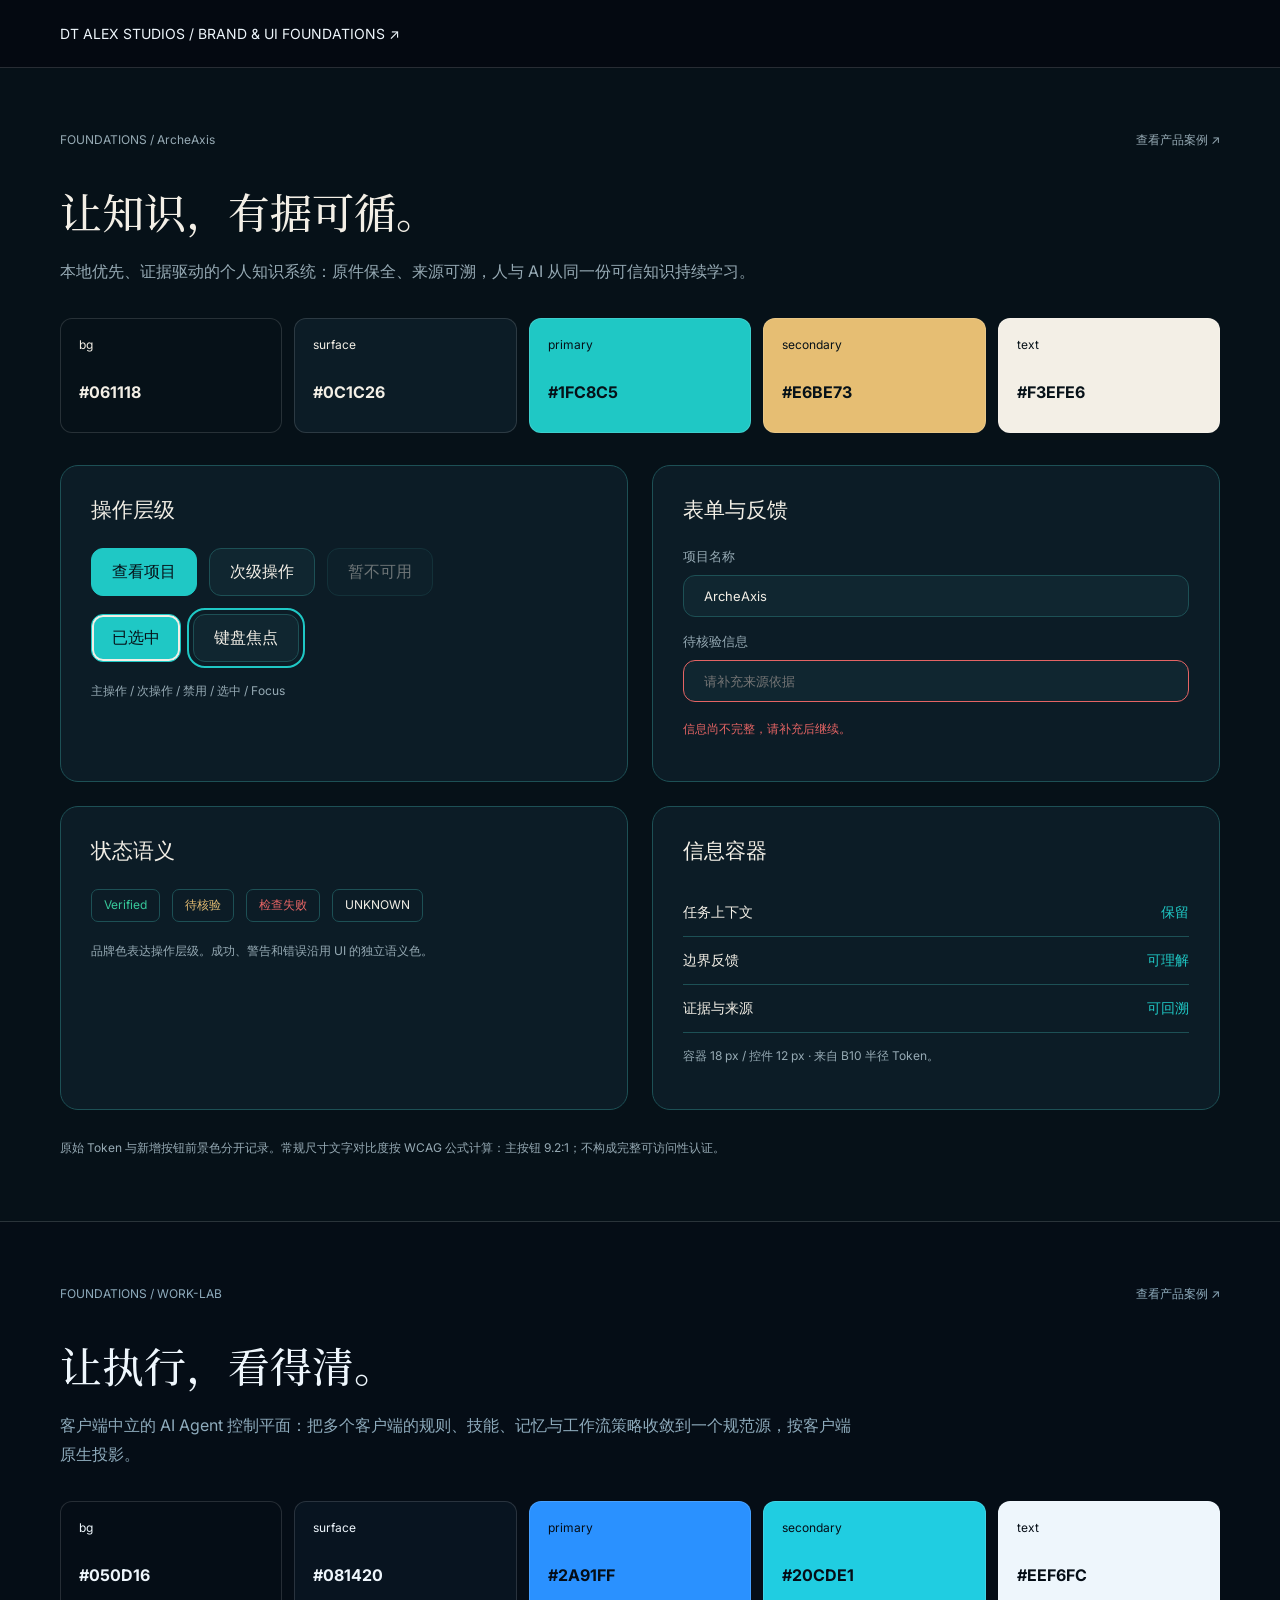
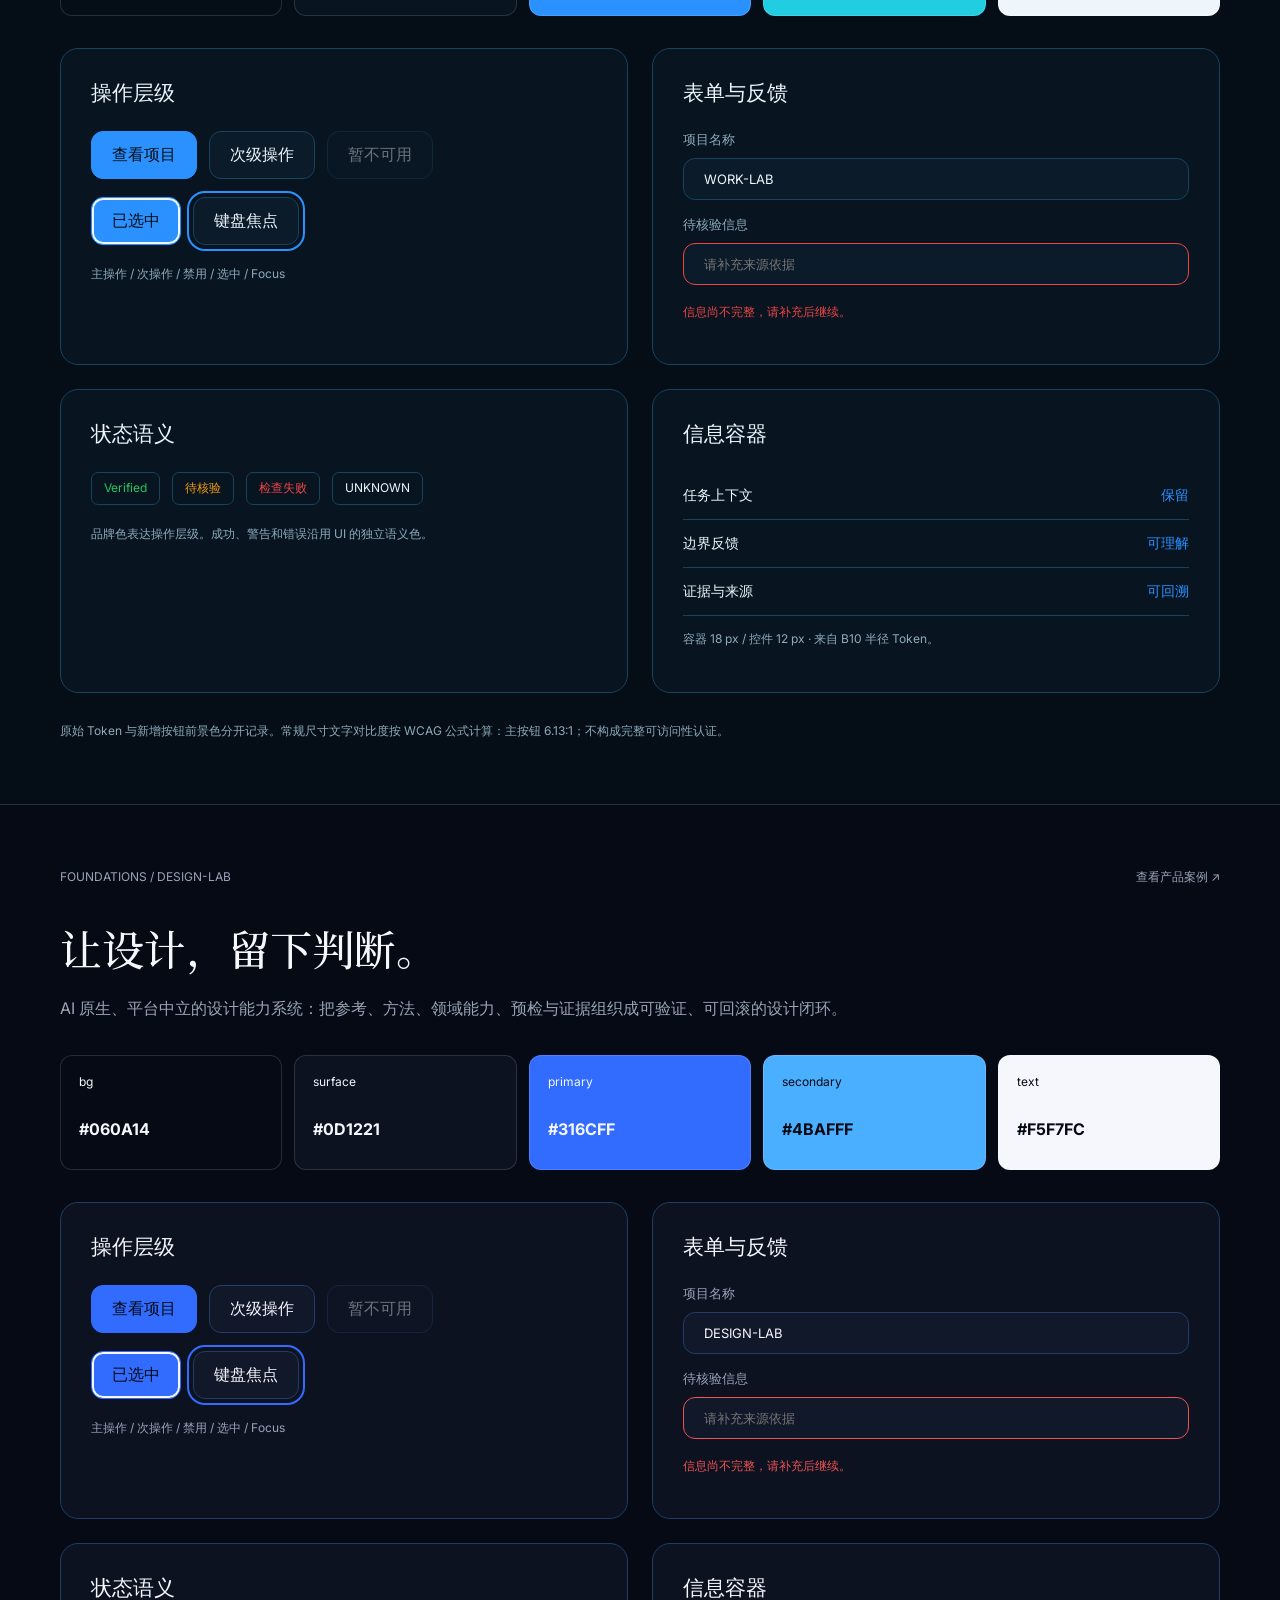
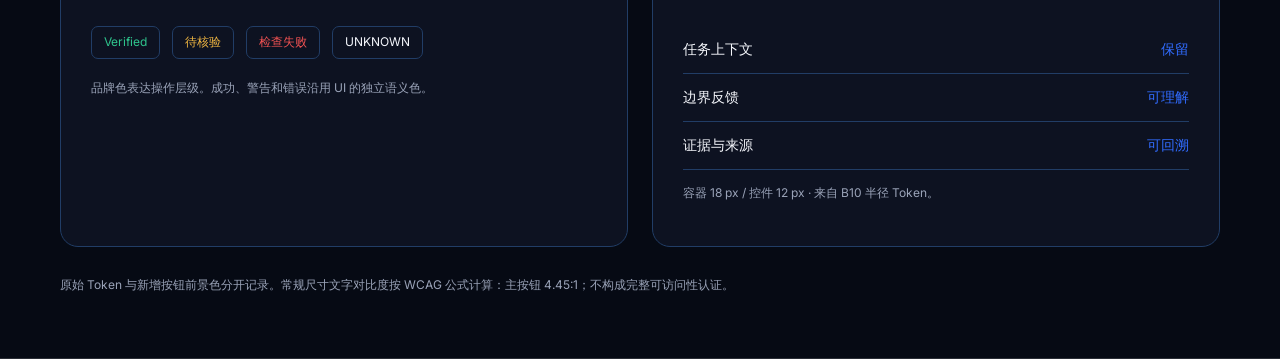
<file: site-unseen/cases/brand-ui-kit.html>
<!doctype html><html lang="zh-CN"><head><meta charset="utf-8"><meta name="viewport" content="width=device-width,initial-scale=1"><title>三项目品牌与 UI 基础套件</title><style>@font-face{font-family:Inter;src:url('assets/fonts/Inter.ttf')}@font-face{font-family:CJK;src:local('PingFang SC'),local('Microsoft YaHei'),local('Noto Sans CJK SC'),local('Noto Sans SC')}*{box-sizing:border-box}body{margin:0;background:#040911;color:#eef6fc;font-family:Inter,CJK,sans-serif}nav{padding:25px 60px;border-bottom:1px solid #ffffff25;font-size:14px}a{color:inherit;text-decoration:none}section{padding:64px 60px;background:var(--bg);color:var(--text);border-bottom:1px solid #ffffff25}.head{display:flex;justify-content:space-between;color:var(--muted);font-size:12px}h1{font-size:42px;font-weight:500;margin:32px 0 14px}h2{font-size:21px;margin:0 0 24px;font-weight:500}.sub{max-width:800px;color:var(--muted);line-height:1.8}.colors{display:flex;gap:12px;margin:32px 0}.colors>div{padding:18px;flex:1;border-radius:12px;border:1px solid #ffffff22;font-size:12px;height:115px}.colors b{display:block;margin-top:30px;font-size:16px}.grid{display:grid;grid-template-columns:1fr 1fr;gap:24px}.card{padding:30px;background:var(--surface);border:1px solid var(--border);border-radius:18px}.row{display:flex;flex-wrap:wrap;gap:12px;margin:18px 0}button,input{font:inherit;border:1px solid var(--border);border-radius:12px;background:var(--surface2);color:var(--text);padding:12px 20px;outline:none}button{cursor:pointer}button:hover{border-color:var(--primary)}button.primary{background:var(--primary);color:var(--buttonText);border-color:var(--primary)}button:disabled{opacity:.42;cursor:not-allowed}.focus,button:focus-visible,input:focus-visible{outline:2px solid var(--primary);outline-offset:4px}.selected{box-shadow:inset 0 0 0 2px var(--text)}label{display:block;font-size:13px;color:var(--muted);margin:16px 0}input{display:block;width:100%;margin-top:9px}.error{border-color:var(--error)}.card p{font-size:12px;line-height:1.8;color:var(--muted)}.tag{padding:7px 12px;border:1px solid var(--border);border-radius:7px;font-size:12px}.success{color:var(--success)}.warning{color:var(--warning)}.error-tag{color:var(--error)}.item{display:flex;justify-content:space-between;border-bottom:1px solid var(--border);padding:14px 0;font-size:14px}.item b{font-weight:400;color:var(--primary)}footer{font-size:12px;color:var(--muted);margin-top:30px}@media(max-width:700px){section{padding:40px 24px}.grid{grid-template-columns:1fr}.colors{flex-wrap:wrap}.colors>div{min-width:100px}.head{gap:20px}h1{font-size:30px}}</style><style id="case-motion">
/* 揭示单元：进场前压在下半个身位，进场只做 transform + opacity。
   前提用 :where() 包起来，特异度归零——不然 html.cm-js [data-cm].cm-in 是 (0,0,3,1)，
   会把后面的 .home-card:hover (0,0,2,0) 整个压死：卡片抬升写了却永远不生效。
   降级成 (0,0,2,0) 之后与 hover 打平，靠"后者胜"让 hover 赢。
   :where() 万一不被支持，整条规则作废，结果是"不隐藏"，也是安全方向。 */
:where(html.cm-js) [data-cm]{opacity:0;transform:translateY(26px);
 transition:opacity .72s cubic-bezier(.16,.84,.24,1) var(--cm-d,0ms),
            transform .84s cubic-bezier(.16,.84,.24,1) var(--cm-d,0ms)}
:where(html.cm-js) [data-cm].cm-in{opacity:1;transform:translateY(0)}
/* 主标题逐词遮罩：与主站 .mask span 同一手法。
   padding-bottom/margin-bottom 抵消，让降部（Knowledge 的 g）不被 overflow 裁掉，
   同时行盒高度一步不让。 */
.cm-mask{display:inline-block;overflow:hidden;vertical-align:bottom;
 padding-bottom:.16em;margin-bottom:-.16em}
.cm-word{display:inline-block;transform:translateY(115%);
 transition:transform .9s cubic-bezier(.16,.84,.24,1) var(--cm-d,0ms)}
.cm-word.cm-in{transform:translateY(0)}
/* 顶部滚动进度条：scaleX 走合成层，不触发布局 */
.cm-rail{position:fixed;left:0;top:0;width:100%;height:2px;z-index:60;
 background:var(--primary);transform:scaleX(0);transform-origin:0 50%;
 pointer-events:none;opacity:.85}
/* 悬停：卡片抬起 + 画面在框内推近（截图没有视频，推近就是它的"动起来"）。
   transition 必须在这里一次写全：卡片同时是揭示单元，两条 transition 规则打平特异度，
   后写的这份要同时覆盖 opacity（进场）和 transform（进场 + 悬停），否则漏掉一个通道。 */
.home-card,.browser{transition:opacity .72s cubic-bezier(.16,.84,.24,1) var(--cm-d,0ms),
                    transform .62s cubic-bezier(.16,.84,.24,1)}
.home-card img{transition:transform .9s cubic-bezier(.16,.84,.24,1)}
.home-card:hover{transform:translateY(-6px)}
.home-card:hover img{transform:scale(1.05)}
.browser:hover{transform:translateY(-4px)}
@media(prefers-reduced-motion:reduce){
 html.cm-js [data-cm]{opacity:1;transform:none;transition:none}
 .cm-word{transform:none;transition:none}
 .home-card,.browser,.home-card img{transition:none}
 .home-card:hover,.home-card:hover img,.browser:hover{transform:none}
}
</style>
<style id="case-type">
@font-face {
  font-family: "Noto Serif SC Display";
  font-style: normal;
  font-weight: 200 900;
  font-display: swap;
  src: url("assets/fonts/noto-serif-sc-display.woff2") format("woff2");
  unicode-range: U+3001-3002, U+300C-300D, U+4E00, U+4E09-4E0B, U+4E0D-4E0E, U+4E2A, U+4E3A-4E3B, U+4E48-4E49, U+4E86, U+4E92, U+4EA4, U+4EA7, U+4EBA, U+4EC0, U+4ECD-4ECE, U+4ED8, U+4EE3, U+4EE5, U+4EF6, U+4EFB, U+4F1A, U+4F38, U+4F46, U+4F53, U+4F55, U+4F5C, U+4F60, U+4F7F, U+4F9D, U+4FDD, U+4FE1, U+505A, U+513F, U+5148-5149, U+514B, U+5165, U+5168, U+516C, U+5173, U+5177, U+518D, U+5199, U+51B3, U+51FA, U+5206-5207, U+5212, U+5219, U+5224, U+522B, U+5230, U+5236-5237, U+5269, U+529B, U+52A8, U+5316, U+533A, U+5370, U+53CD, U+53D1, U+53D8, U+53E3, U+53EA, U+53EF, U+53F7, U+540C, U+540E, U+5411, U+5426, U+542C, U+5473, U+548C, U+54C1, U+56DE, U+56FE, U+5728, U+5730, U+573A, U+5750, U+5757, U+57CE, U+5899, U+590D, U+591A, U+591C, U+5957, U+597D, U+5982, U+59CB, U+5B57-5B58, U+5B83, U+5B9A, U+5B9E, U+5BA2, U+5BA4, U+5BB9, U+5BFC, U+5C01, U+5C0F, U+5C31, U+5C3A, U+5C42, U+5C4F, U+5DE5, U+5DEE, U+5DF1, U+5E02-5E03, U+5E26-5E27, U+5E55, U+5E73, U+5E8F, U+5E94, U+5EA6, U+5ECA, U+5EF6, U+5F00, U+5F15, U+5F62, U+5F84-5F85, U+5F97, U+5FAA, U+5FC5, U+5FF5, U+6001, U+6015, U+6027, U+606F, U+611F, U+6210-6211, U+6216, U+6237, U+6240, U+624D, U+6267, U+627F, U+628A, U+6298, U+62C5, U+62CD, U+62E9, U+6301, U+6362, U+636E, U+63D2, U+6491, U+652F, U+653E, U+6587, U+6599, U+65AD, U+65BD, U+65E0, U+65E2, U+65E6, U+65E9, U+65F6, U+660E, U+6613, U+661F, U+662F, U+666F-6670, U+66F4, U+6700, U+6709, U+671F, U+6742, U+6750, U+675F, U+6761, U+6765, U+679C, U+67B6, U+67D3, U+67E5, U+6807, U+6837-6838, U+683C, U+6848, U+6863, U+690D, U+695A, U+6982, U+6B21, U+6B65, U+6BB5, U+6BCF, U+6C11, U+6C14, U+6C50, U+6D3B, U+6D41, U+6E05, U+6E32, U+6E90, U+6ED1, U+6F6E, U+70AB, U+7167, U+7247, U+724C, U+7269, U+72B6, U+73AF, U+7406, U+751F, U+7528, U+7531, U+753B, U+754C, U+7559, U+767D, U+7684, U+76EE, U+76F8, U+770B, U+771F, U+7740, U+77E5, U+7814, U+786E, U+79CD, U+79E9, U+7A0B, U+7A76, U+7ACB, U+7AEF, U+7B49, U+7BB1, U+7C7B, U+7CBE, U+7CFB, U+7D20, U+7D22, U+7EA2, U+7EA6-7EA7, U+7EB3, U+7EBF, U+7EC6, U+7ED3, U+7ED9, U+7EDF, U+7EED, U+7F16, U+800C, U+804C, U+8054, U+80FD, U+81EA, U+8272, U+8282, U+8303, U+843D, U+884C, U+8857, U+8865, U+8868, U+88AB, U+88C2, U+8981, U+89C4, U+89C6, U+89C9, U+89E3, U+8A00, U+8BA1, U+8BA9, U+8BB0, U+8BBA, U+8BBE, U+8BC1, U+8BC6, U+8BE5, U+8BED, U+8BEF, U+8BFB, U+8C03, U+8C08, U+8D23, U+8D27-8D28, U+8D34, U+8D70, U+8D77, U+8D8A, U+8DEF, U+8F91, U+8F93, U+8FBE, U+8FC7, U+8FD0, U+8FD8-8FD9, U+8FDB, U+8FDE, U+8FED, U+9009, U+903B, U+90AE, U+90E8, U+90FD, U+91CD, U+91CF, U+952E, U+95EE, U+9605, U+9636, U+9650, U+96BE, U+9759, U+9762, U+9875, U+9879, U+987B, U+9898, U+989C, U+9988, U+9A8C, U+9A97, U+9AA4, U+FF0C, U+FF1B;
}
@font-face {
  font-family: "Noto Serif SC Display";
  font-style: italic;
  font-weight: 200 900;
  font-display: swap;
  src: url("assets/fonts/noto-serif-sc-display.woff2") format("woff2");
  unicode-range: U+3001-3002, U+300C-300D, U+4E00, U+4E09-4E0B, U+4E0D-4E0E, U+4E2A, U+4E3A-4E3B, U+4E48-4E49, U+4E86, U+4E92, U+4EA4, U+4EA7, U+4EBA, U+4EC0, U+4ECD-4ECE, U+4ED8, U+4EE3, U+4EE5, U+4EF6, U+4EFB, U+4F1A, U+4F38, U+4F46, U+4F53, U+4F55, U+4F5C, U+4F60, U+4F7F, U+4F9D, U+4FDD, U+4FE1, U+505A, U+513F, U+5148-5149, U+514B, U+5165, U+5168, U+516C, U+5173, U+5177, U+518D, U+5199, U+51B3, U+51FA, U+5206-5207, U+5212, U+5219, U+5224, U+522B, U+5230, U+5236-5237, U+5269, U+529B, U+52A8, U+5316, U+533A, U+5370, U+53CD, U+53D1, U+53D8, U+53E3, U+53EA, U+53EF, U+53F7, U+540C, U+540E, U+5411, U+5426, U+542C, U+5473, U+548C, U+54C1, U+56DE, U+56FE, U+5728, U+5730, U+573A, U+5750, U+5757, U+57CE, U+5899, U+590D, U+591A, U+591C, U+5957, U+597D, U+5982, U+59CB, U+5B57-5B58, U+5B83, U+5B9A, U+5B9E, U+5BA2, U+5BA4, U+5BB9, U+5BFC, U+5C01, U+5C0F, U+5C31, U+5C3A, U+5C42, U+5C4F, U+5DE5, U+5DEE, U+5DF1, U+5E02-5E03, U+5E26-5E27, U+5E55, U+5E73, U+5E8F, U+5E94, U+5EA6, U+5ECA, U+5EF6, U+5F00, U+5F15, U+5F62, U+5F84-5F85, U+5F97, U+5FAA, U+5FC5, U+5FF5, U+6001, U+6015, U+6027, U+606F, U+611F, U+6210-6211, U+6216, U+6237, U+6240, U+624D, U+6267, U+627F, U+628A, U+6298, U+62C5, U+62CD, U+62E9, U+6301, U+6362, U+636E, U+63D2, U+6491, U+652F, U+653E, U+6587, U+6599, U+65AD, U+65BD, U+65E0, U+65E2, U+65E6, U+65E9, U+65F6, U+660E, U+6613, U+661F, U+662F, U+666F-6670, U+66F4, U+6700, U+6709, U+671F, U+6742, U+6750, U+675F, U+6761, U+6765, U+679C, U+67B6, U+67D3, U+67E5, U+6807, U+6837-6838, U+683C, U+6848, U+6863, U+690D, U+695A, U+6982, U+6B21, U+6B65, U+6BB5, U+6BCF, U+6C11, U+6C14, U+6C50, U+6D3B, U+6D41, U+6E05, U+6E32, U+6E90, U+6ED1, U+6F6E, U+70AB, U+7167, U+7247, U+724C, U+7269, U+72B6, U+73AF, U+7406, U+751F, U+7528, U+7531, U+753B, U+754C, U+7559, U+767D, U+7684, U+76EE, U+76F8, U+770B, U+771F, U+7740, U+77E5, U+7814, U+786E, U+79CD, U+79E9, U+7A0B, U+7A76, U+7ACB, U+7AEF, U+7B49, U+7BB1, U+7C7B, U+7CBE, U+7CFB, U+7D20, U+7D22, U+7EA2, U+7EA6-7EA7, U+7EB3, U+7EBF, U+7EC6, U+7ED3, U+7ED9, U+7EDF, U+7EED, U+7F16, U+800C, U+804C, U+8054, U+80FD, U+81EA, U+8272, U+8282, U+8303, U+843D, U+884C, U+8857, U+8865, U+8868, U+88AB, U+88C2, U+8981, U+89C4, U+89C6, U+89C9, U+89E3, U+8A00, U+8BA1, U+8BA9, U+8BB0, U+8BBA, U+8BBE, U+8BC1, U+8BC6, U+8BE5, U+8BED, U+8BEF, U+8BFB, U+8C03, U+8C08, U+8D23, U+8D27-8D28, U+8D34, U+8D70, U+8D77, U+8D8A, U+8DEF, U+8F91, U+8F93, U+8FBE, U+8FC7, U+8FD0, U+8FD8-8FD9, U+8FDB, U+8FDE, U+8FED, U+9009, U+903B, U+90AE, U+90E8, U+90FD, U+91CD, U+91CF, U+952E, U+95EE, U+9605, U+9636, U+9650, U+96BE, U+9759, U+9762, U+9875, U+9879, U+987B, U+9898, U+989C, U+9988, U+9A8C, U+9A97, U+9AA4, U+FF0C, U+FF1B;
}
/* 只有作品集自述的大字换成作品集的中文展示字面。
   拉丁产品字标（.hero-name 的 ArcheAxis Knowledge）不受影响：
   子集的 unicode-range 全在 U+3001 以上、不含任何拉丁码位，
   浏览器对拉丁字符直接跳过这张脸落到 Inter——不需要额外写排除规则。
   正文也不动：案例页正文保留 Inter 是产品文档的读感。 */
h1,h2,.bigquote,.type-display,.type-chinese{
  font-family:'Noto Serif SC Display',Inter,CJK,'Segoe UI',sans-serif}
/* 例外：brand-ui-kit 的 .card h2 只有 21px（"操作层级 / 表单与反馈 / 信息容器"），
   那是色板卡的小标签不是大标题。这支字面默认字重 200，21px 上会细成一片，
   而且小标签换衬线也没有版面依据——回到 Inter。
   .card h2 (0,0,1,1) 压过 h2 (0,0,0,1)，所以这条写在后面就够了。 */
.card h2{font-family:Inter,CJK,'Segoe UI',sans-serif}
</style>
</head><body><script>document.documentElement.className+=" cm-js";</script><nav><a href="index.html">DT ALEX STUDIOS / BRAND & UI FOUNDATIONS ↗</a></nav><section style="--bg:#061118;--sidebar:#091821;--surface:#0C1C26;--surface2:#102630;--border:#1D5055;--primary:#1FC8C5;--secondary:#E6BE73;--text:#F3EFE6;--muted:#96AAB4;--success:#37C99A;--warning:#E6BE73;--error:#E56464;--buttonText:#061118"><div class="head"><span>FOUNDATIONS / ArcheAxis</span><a href="archeaxis.html">查看产品案例 ↗</a></div><h1>让知识，有据可循。</h1><p class="sub">本地优先、证据驱动的个人知识系统：原件保全、来源可溯，人与 AI 从同一份可信知识持续学习。</p><div class="colors"><div style="background:#061118;color:#F3EFE6">bg<b>#061118</b></div><div style="background:#0C1C26;color:#F3EFE6">surface<b>#0C1C26</b></div><div style="background:#1FC8C5;color:#061118">primary<b>#1FC8C5</b></div><div style="background:#E6BE73;color:#061118">secondary<b>#E6BE73</b></div><div style="background:#F3EFE6;color:#061118">text<b>#F3EFE6</b></div></div><div class="grid"><div class="card"><h2>操作层级</h2><div class="row"><button class="primary">查看项目</button><button>次级操作</button><button disabled>暂不可用</button></div><div class="row"><button class="primary selected">已选中</button><button class="focus">键盘焦点</button></div><p>主操作 / 次操作 / 禁用 / 选中 / Focus</p></div><div class="card"><h2>表单与反馈</h2><label>项目名称<input value="ArcheAxis" aria-label="项目名称"></label><label>待核验信息<input class="error" placeholder="请补充来源依据" aria-label="待核验信息"></label><p style="color:var(--error)">信息尚不完整，请补充后继续。</p></div><div class="card"><h2>状态语义</h2><div class="row"><span class="tag success">Verified</span><span class="tag warning">待核验</span><span class="tag error-tag">检查失败</span><span class="tag">UNKNOWN</span></div><p>品牌色表达操作层级。成功、警告和错误沿用 UI 的独立语义色。</p></div><div class="card"><h2>信息容器</h2><div class="item"><span>任务上下文</span><b>保留</b></div><div class="item"><span>边界反馈</span><b>可理解</b></div><div class="item"><span>证据与来源</span><b>可回溯</b></div><p>容器 18 px / 控件 12 px · 来自 B10 半径 Token。</p></div></div><footer>原始 Token 与新增按钮前景色分开记录。常规尺寸文字对比度按 WCAG 公式计算：主按钮 9.2:1；不构成完整可访问性认证。</footer></section><section style="--bg:#050D16;--sidebar:#07111C;--surface:#081420;--surface2:#0C1B2A;--border:#17435D;--primary:#2A91FF;--secondary:#20CDE1;--text:#EEF6FC;--muted:#8EABBC;--success:#22C55E;--warning:#F59E0B;--error:#EF4444;--buttonText:#050D16"><div class="head"><span>FOUNDATIONS / WORK-LAB</span><a href="work-lab.html">查看产品案例 ↗</a></div><h1>让执行，看得清。</h1><p class="sub">客户端中立的 AI Agent 控制平面：把多个客户端的规则、技能、记忆与工作流策略收敛到一个规范源，按客户端原生投影。</p><div class="colors"><div style="background:#050D16;color:#EEF6FC">bg<b>#050D16</b></div><div style="background:#081420;color:#EEF6FC">surface<b>#081420</b></div><div style="background:#2A91FF;color:#050D16">primary<b>#2A91FF</b></div><div style="background:#20CDE1;color:#050D16">secondary<b>#20CDE1</b></div><div style="background:#EEF6FC;color:#050D16">text<b>#EEF6FC</b></div></div><div class="grid"><div class="card"><h2>操作层级</h2><div class="row"><button class="primary">查看项目</button><button>次级操作</button><button disabled>暂不可用</button></div><div class="row"><button class="primary selected">已选中</button><button class="focus">键盘焦点</button></div><p>主操作 / 次操作 / 禁用 / 选中 / Focus</p></div><div class="card"><h2>表单与反馈</h2><label>项目名称<input value="WORK-LAB" aria-label="项目名称"></label><label>待核验信息<input class="error" placeholder="请补充来源依据" aria-label="待核验信息"></label><p style="color:var(--error)">信息尚不完整，请补充后继续。</p></div><div class="card"><h2>状态语义</h2><div class="row"><span class="tag success">Verified</span><span class="tag warning">待核验</span><span class="tag error-tag">检查失败</span><span class="tag">UNKNOWN</span></div><p>品牌色表达操作层级。成功、警告和错误沿用 UI 的独立语义色。</p></div><div class="card"><h2>信息容器</h2><div class="item"><span>任务上下文</span><b>保留</b></div><div class="item"><span>边界反馈</span><b>可理解</b></div><div class="item"><span>证据与来源</span><b>可回溯</b></div><p>容器 18 px / 控件 12 px · 来自 B10 半径 Token。</p></div></div><footer>原始 Token 与新增按钮前景色分开记录。常规尺寸文字对比度按 WCAG 公式计算：主按钮 6.13:1；不构成完整可访问性认证。</footer></section><section style="--bg:#060A14;--sidebar:#090E1A;--surface:#0D1221;--surface2:#11182A;--border:#213D66;--primary:#316CFF;--secondary:#4BAFFF;--text:#F5F7FC;--muted:#9AA3B8;--success:#2FC58D;--warning:#F4B942;--error:#F05252;--buttonText:#060A14"><div class="head"><span>FOUNDATIONS / DESIGN-LAB</span><a href="design-lab.html">查看产品案例 ↗</a></div><h1>让设计，留下判断。</h1><p class="sub">AI 原生、平台中立的设计能力系统：把参考、方法、领域能力、预检与证据组织成可验证、可回滚的设计闭环。</p><div class="colors"><div style="background:#060A14;color:#F5F7FC">bg<b>#060A14</b></div><div style="background:#0D1221;color:#F5F7FC">surface<b>#0D1221</b></div><div style="background:#316CFF;color:#F5F7FC">primary<b>#316CFF</b></div><div style="background:#4BAFFF;color:#060A14">secondary<b>#4BAFFF</b></div><div style="background:#F5F7FC;color:#060A14">text<b>#F5F7FC</b></div></div><div class="grid"><div class="card"><h2>操作层级</h2><div class="row"><button class="primary">查看项目</button><button>次级操作</button><button disabled>暂不可用</button></div><div class="row"><button class="primary selected">已选中</button><button class="focus">键盘焦点</button></div><p>主操作 / 次操作 / 禁用 / 选中 / Focus</p></div><div class="card"><h2>表单与反馈</h2><label>项目名称<input value="DESIGN-LAB" aria-label="项目名称"></label><label>待核验信息<input class="error" placeholder="请补充来源依据" aria-label="待核验信息"></label><p style="color:var(--error)">信息尚不完整，请补充后继续。</p></div><div class="card"><h2>状态语义</h2><div class="row"><span class="tag success">Verified</span><span class="tag warning">待核验</span><span class="tag error-tag">检查失败</span><span class="tag">UNKNOWN</span></div><p>品牌色表达操作层级。成功、警告和错误沿用 UI 的独立语义色。</p></div><div class="card"><h2>信息容器</h2><div class="item"><span>任务上下文</span><b>保留</b></div><div class="item"><span>边界反馈</span><b>可理解</b></div><div class="item"><span>证据与来源</span><b>可回溯</b></div><p>容器 18 px / 控件 12 px · 来自 B10 半径 Token。</p></div></div><footer>原始 Token 与新增按钮前景色分开记录。常规尺寸文字对比度按 WCAG 公式计算：主按钮 4.45:1；不构成完整可访问性认证。</footer></section><script>
(function(){
var d=document,root=d.documentElement;
var reduce=!!(window.matchMedia&&matchMedia("(prefers-reduced-motion: reduce)").matches);
var reveal=[];
function mark(el,ms){el.setAttribute("data-cm","");el.style.setProperty("--cm-d",ms+"ms");reveal.push(el);}
/* 观察器必须最先装好：后面任何一步出错都不能把内容留在隐藏态 */
if(reduce||!("IntersectionObserver"in window)){
 reveal.length=0;
}else{
 var io=new IntersectionObserver(function(ents){
  ents.forEach(function(e){if(e.isIntersecting){e.target.classList.add("cm-in");io.unobserve(e.target);}});
 },{rootMargin:"0px 0px -10% 0px",threshold:0.01});
}
try{
 var GRID=".grid2,.grid3,.grid4,.palette-grid,.screenwall,.relation-grid,.architecture,.home-grid,.ui-pair,.mark-row,.graphic-copy";
 [].slice.call(d.querySelectorAll(".section,.closing")).forEach(function(sec){
  var kids=sec.classList.contains("hero")
   ?[].slice.call(sec.querySelectorAll(".eyebrow,.hero-cn,.hero-headline,.hero-summary,.hero-bottom"))
   :[].slice.call(sec.children);
  var k=0;
  kids.forEach(function(child){
   var ms=Math.min(k,6)*70;
   if(child.matches(GRID)){
    [].slice.call(child.children).forEach(function(item){mark(item,Math.min(k,6)*70);k++;});
   }else{mark(child,ms);k++;}
  });
 });
 var name=d.querySelector(".hero-name");
 if(name&&!reduce){
  var words=(name.textContent||"").trim().split(/\s+/),spans=[];
  name.textContent="";
  words.forEach(function(w,i){
   var mask=d.createElement("span");mask.className="cm-mask";
   var inner=d.createElement("span");inner.className="cm-word";
   inner.textContent=w;inner.style.setProperty("--cm-d",(140+i*110)+"ms");
   mask.appendChild(inner);name.appendChild(mask);name.appendChild(d.createTextNode(" "));
   spans.push(inner);
  });
  requestAnimationFrame(function(){requestAnimationFrame(function(){
   spans.forEach(function(s){s.classList.add("cm-in");});
  });});
 }
 if(!reduce&&io){reveal.forEach(function(el){io.observe(el);});}
 if(!reduce){
  var rail=d.createElement("div");rail.className="cm-rail";rail.setAttribute("aria-hidden","true");
  d.body.appendChild(rail);
  var raf=0;
  var paint=function(){raf=0;
   var h=d.documentElement.scrollHeight-innerHeight;
   var p=h>0?Math.min(1,Math.max(0,(pageYOffset||d.documentElement.scrollTop)/h)):0;
   rail.style.transform="scaleX("+p.toFixed(4)+")";};
  addEventListener("scroll",function(){if(!raf)raf=requestAnimationFrame(paint);},{passive:true});
  addEventListener("resize",function(){if(!raf)raf=requestAnimationFrame(paint);},{passive:true});
  paint();
 }
 /* 兜底：已经落在视口里却没被触发的，一律显形——揭示层不能吃掉内容 */
 addEventListener("load",function(){setTimeout(function(){
  [].slice.call(d.querySelectorAll("[data-cm]:not(.cm-in)")).forEach(function(el){
   var r=el.getBoundingClientRect();
   if(r.top<innerHeight&&r.bottom>0)el.classList.add("cm-in");
  });
 },400);});
}catch(e){reveal.forEach(function(el){el.classList.add("cm-in");});}
})();
</script>
</body></html>
</file>
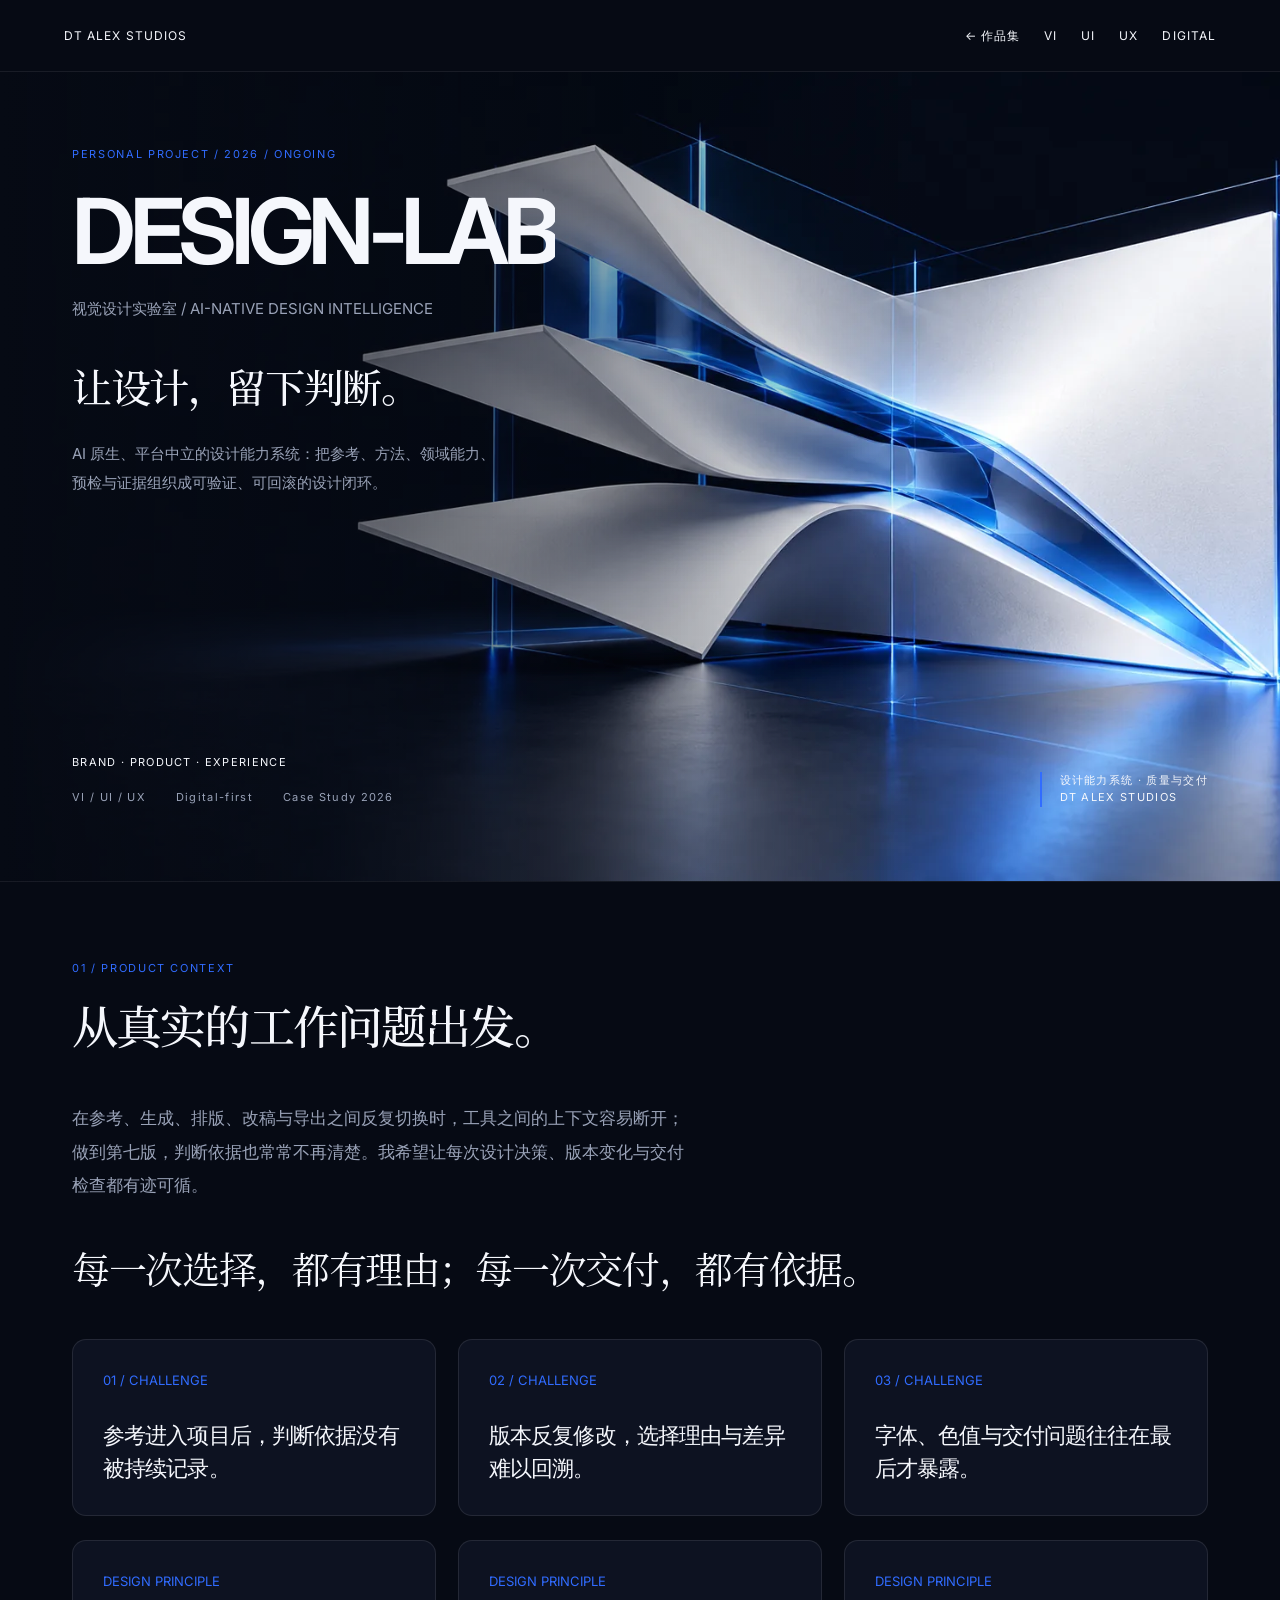
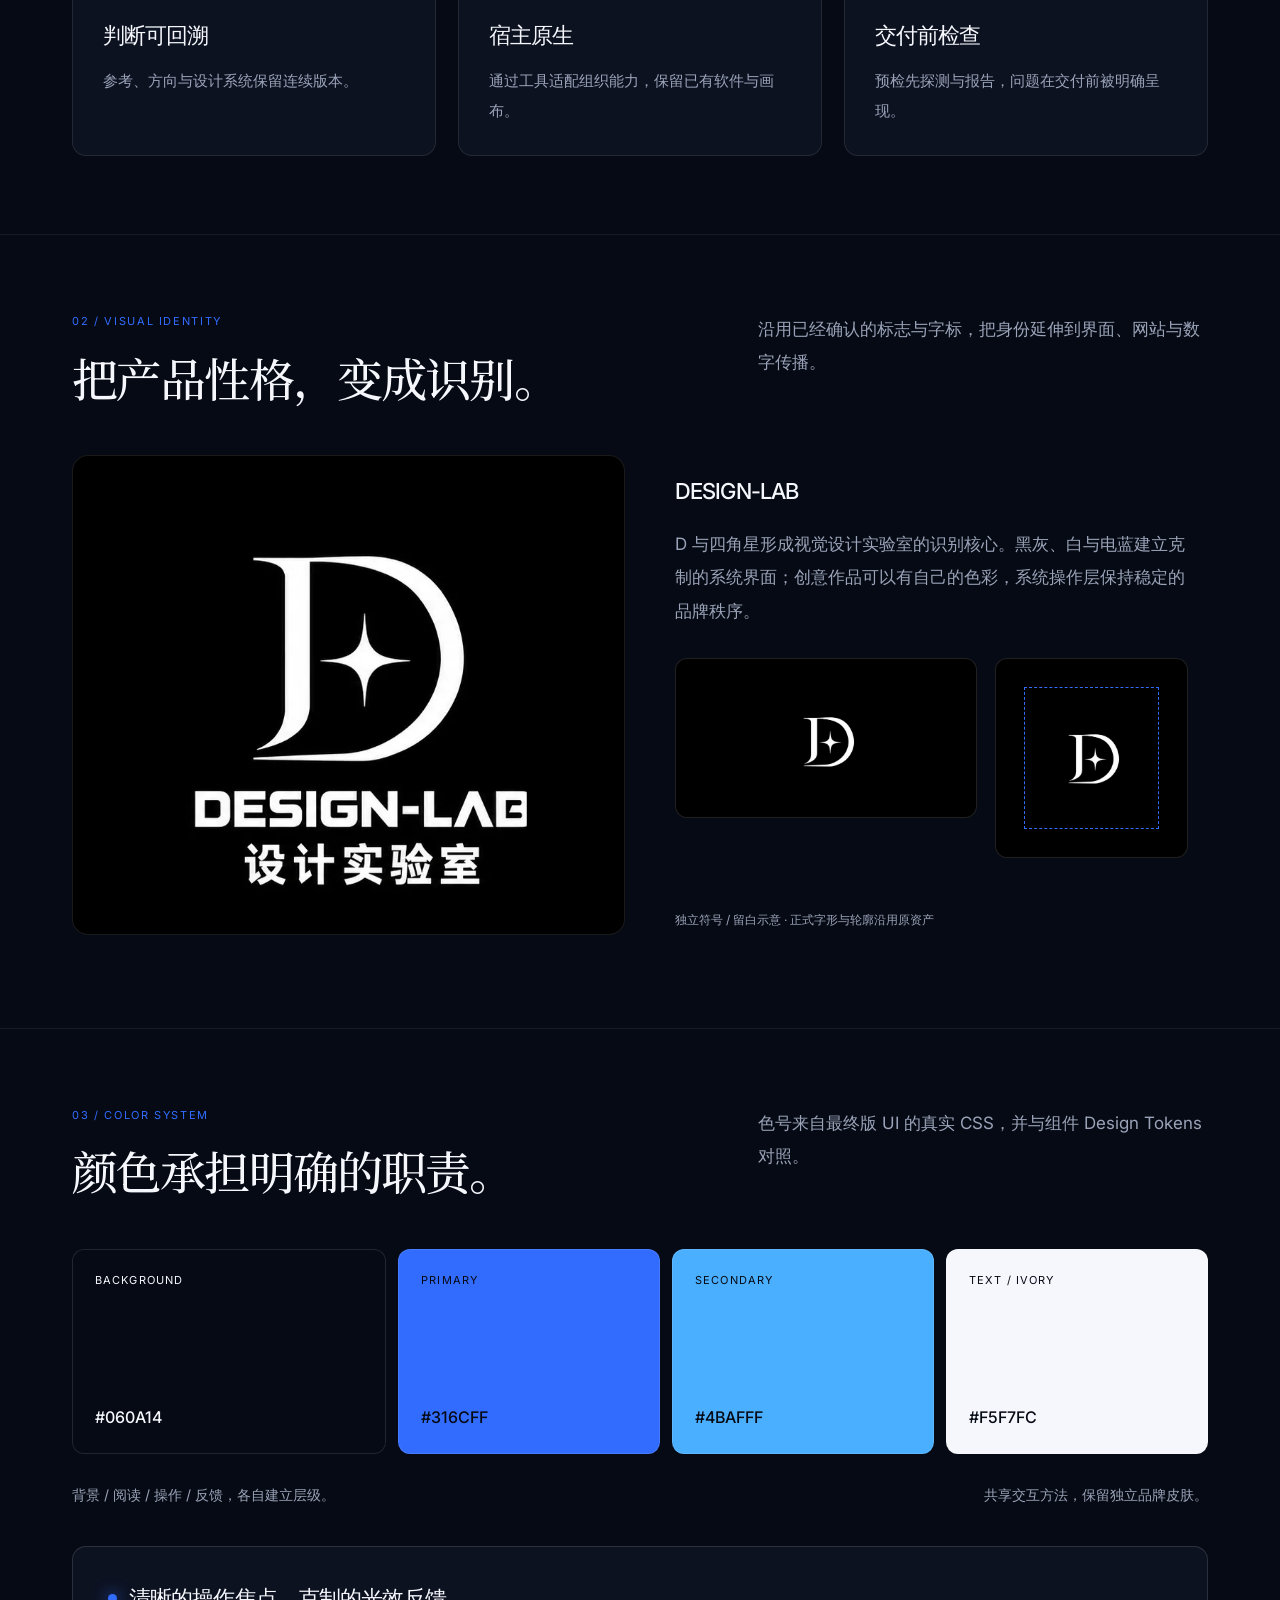
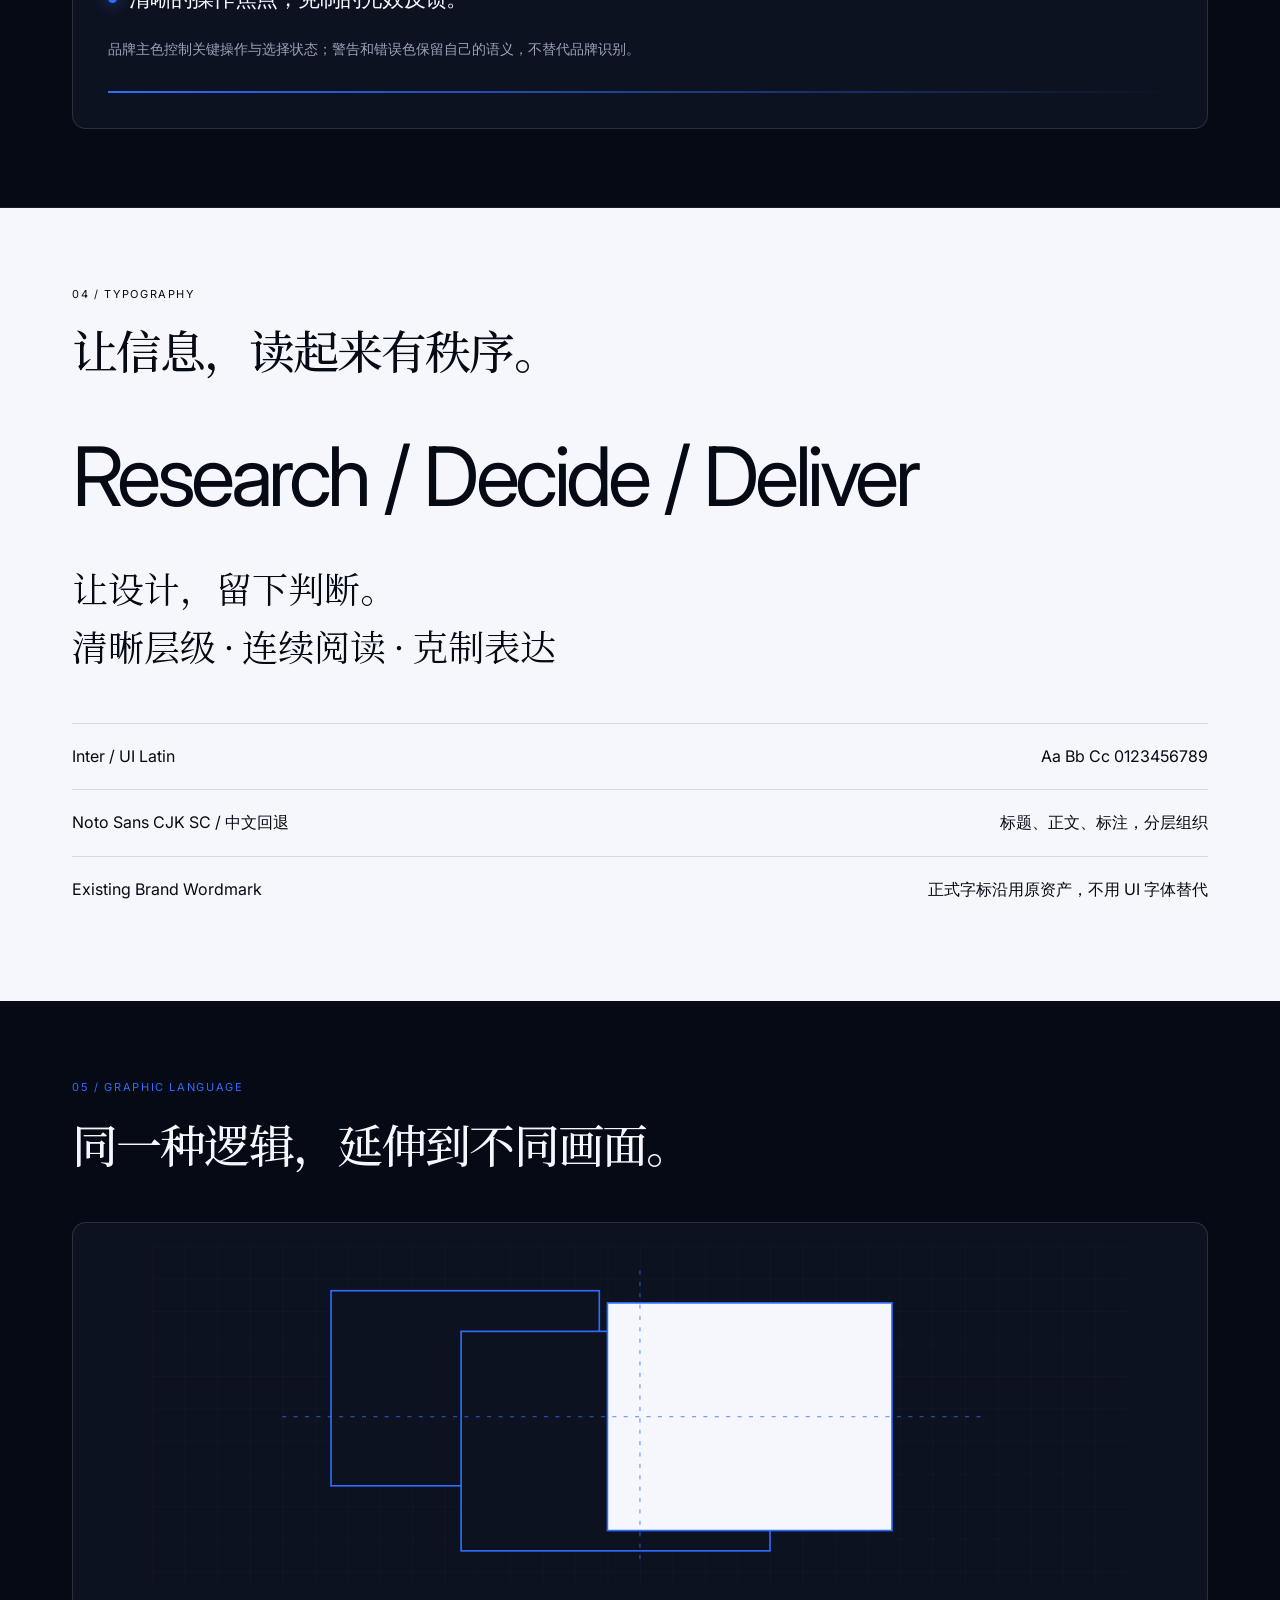
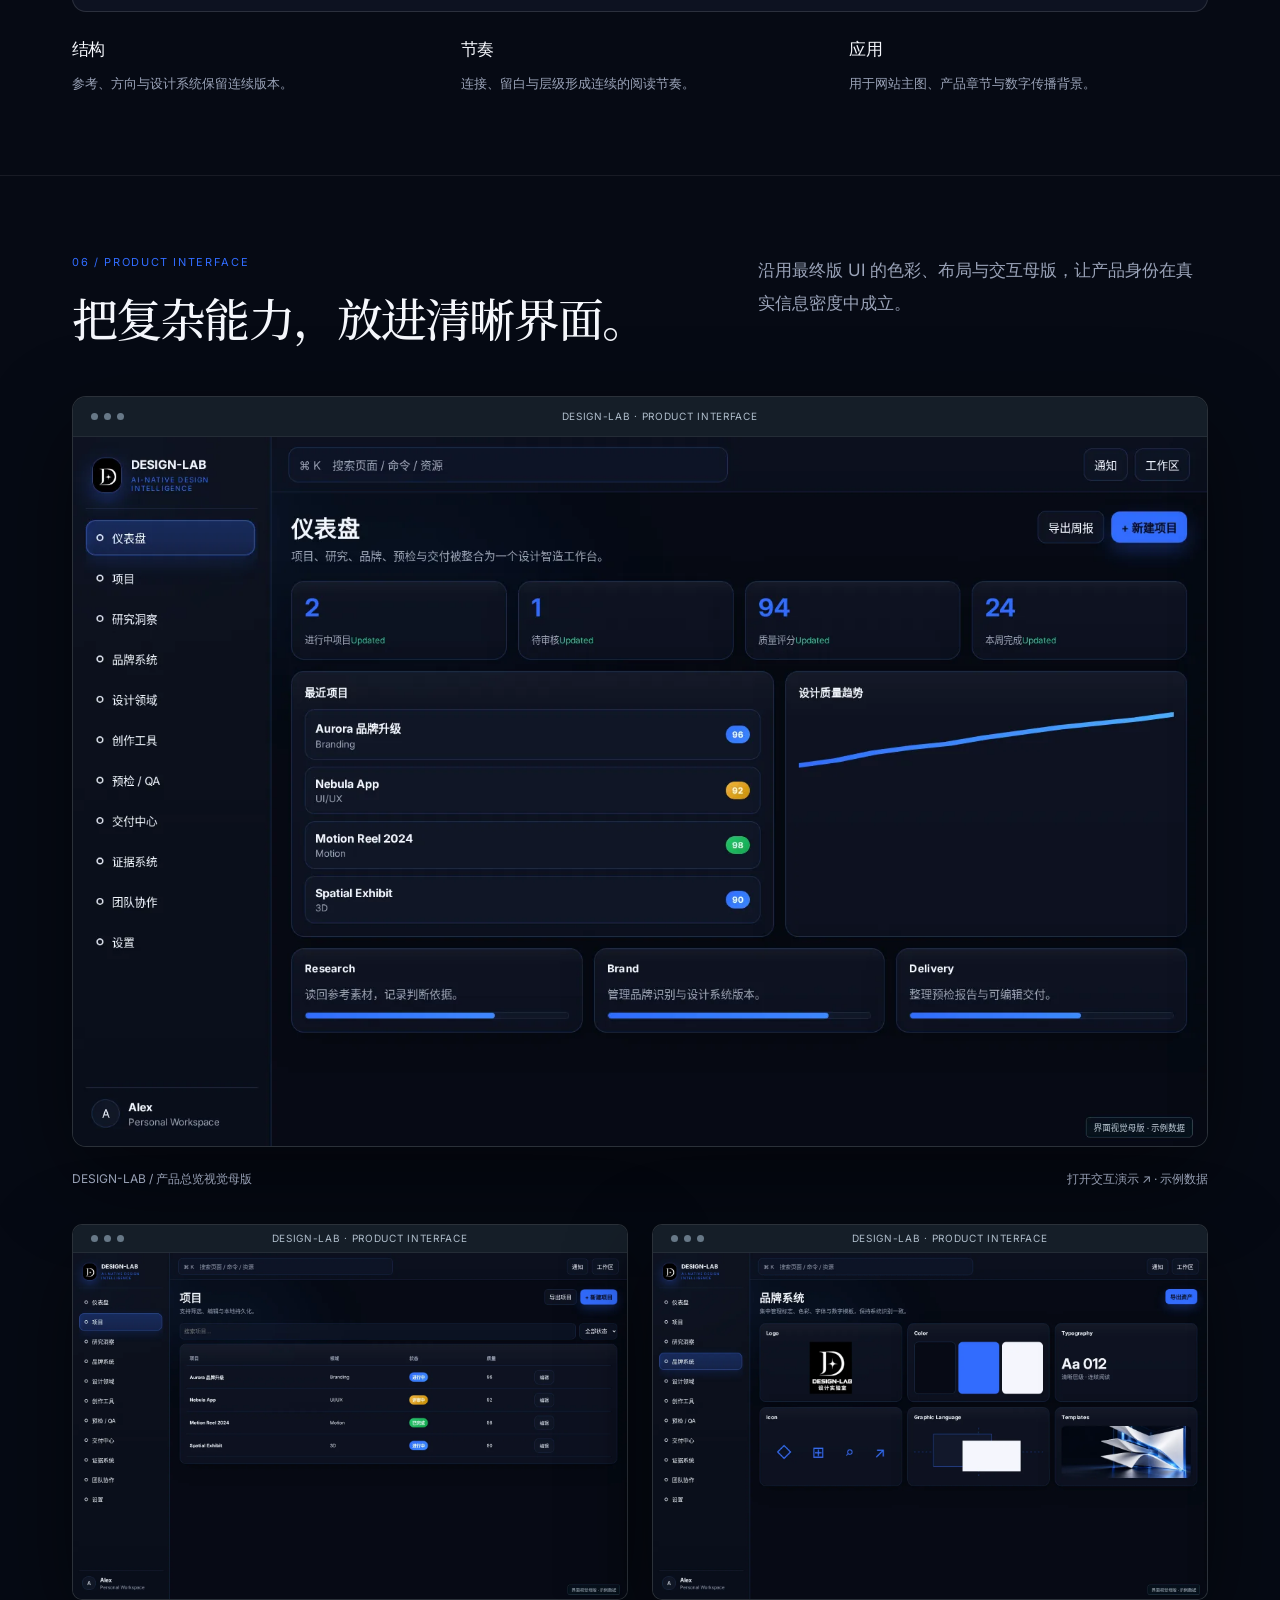
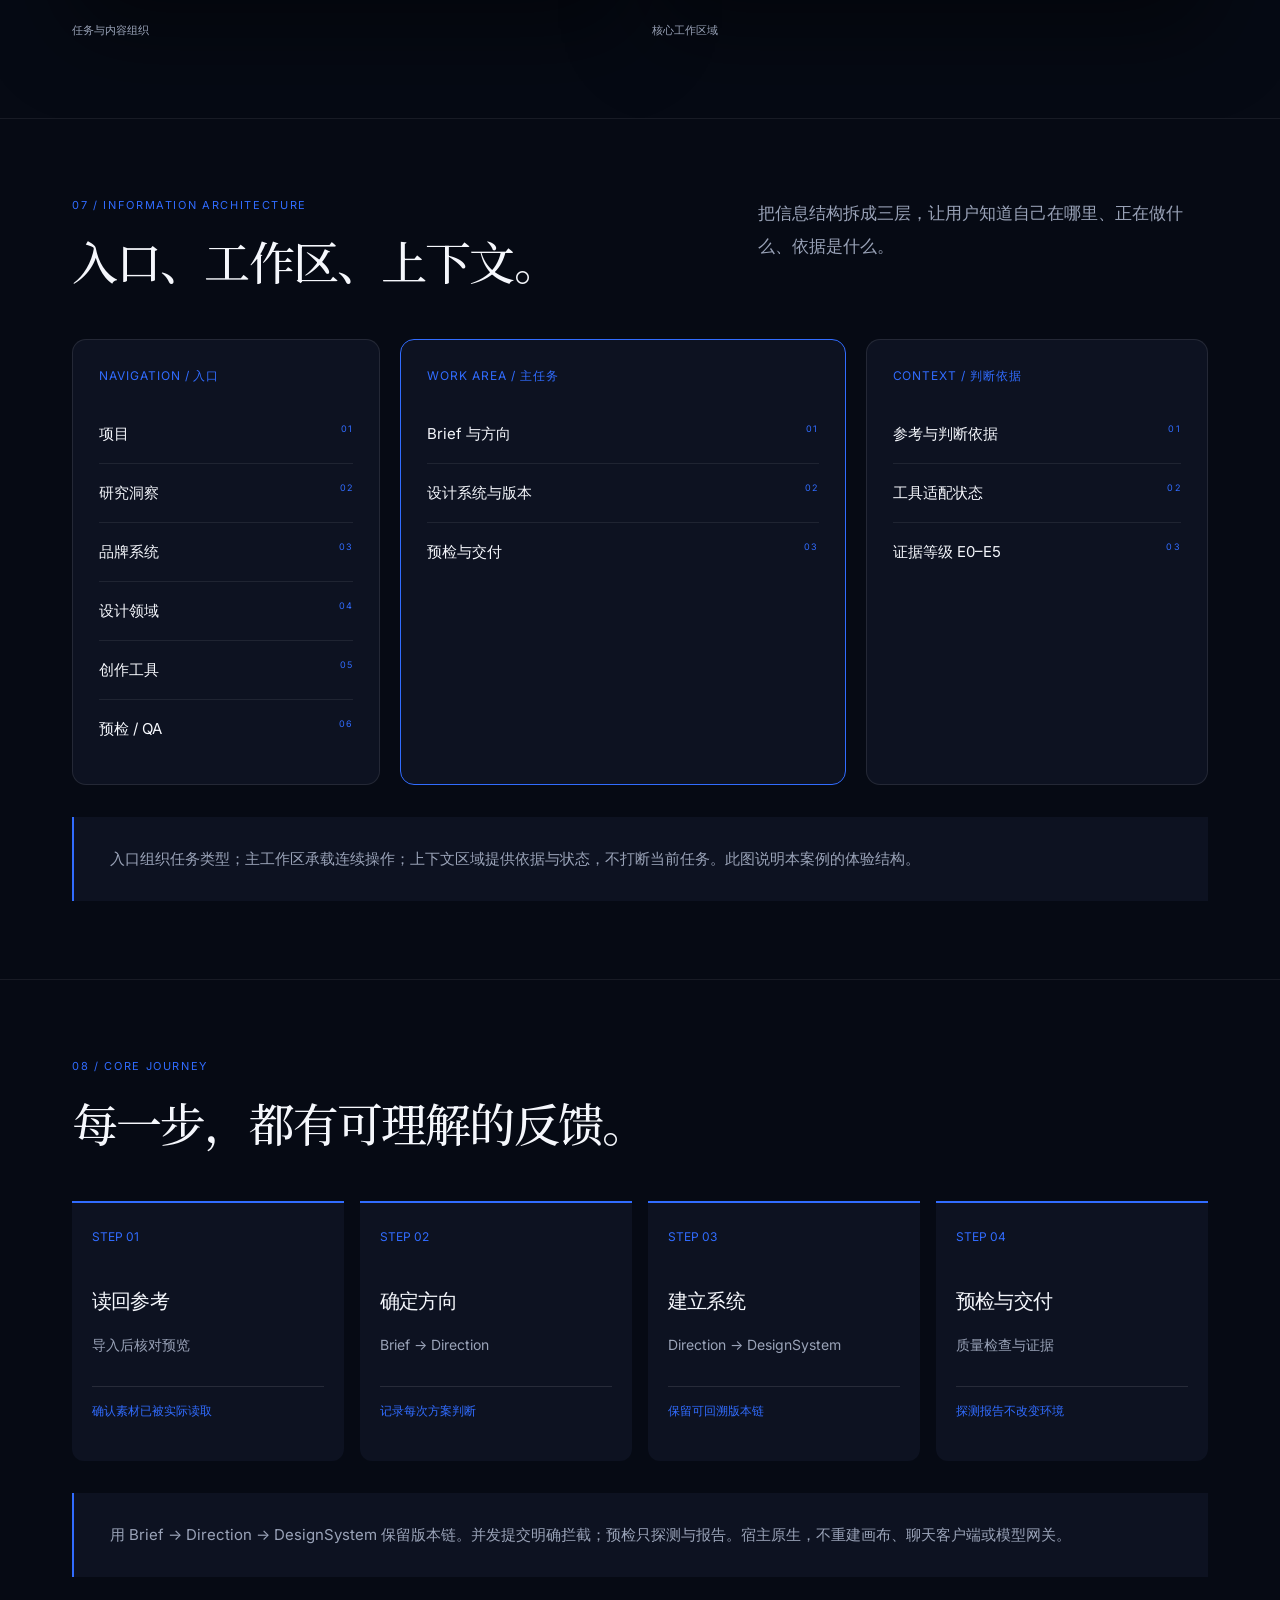
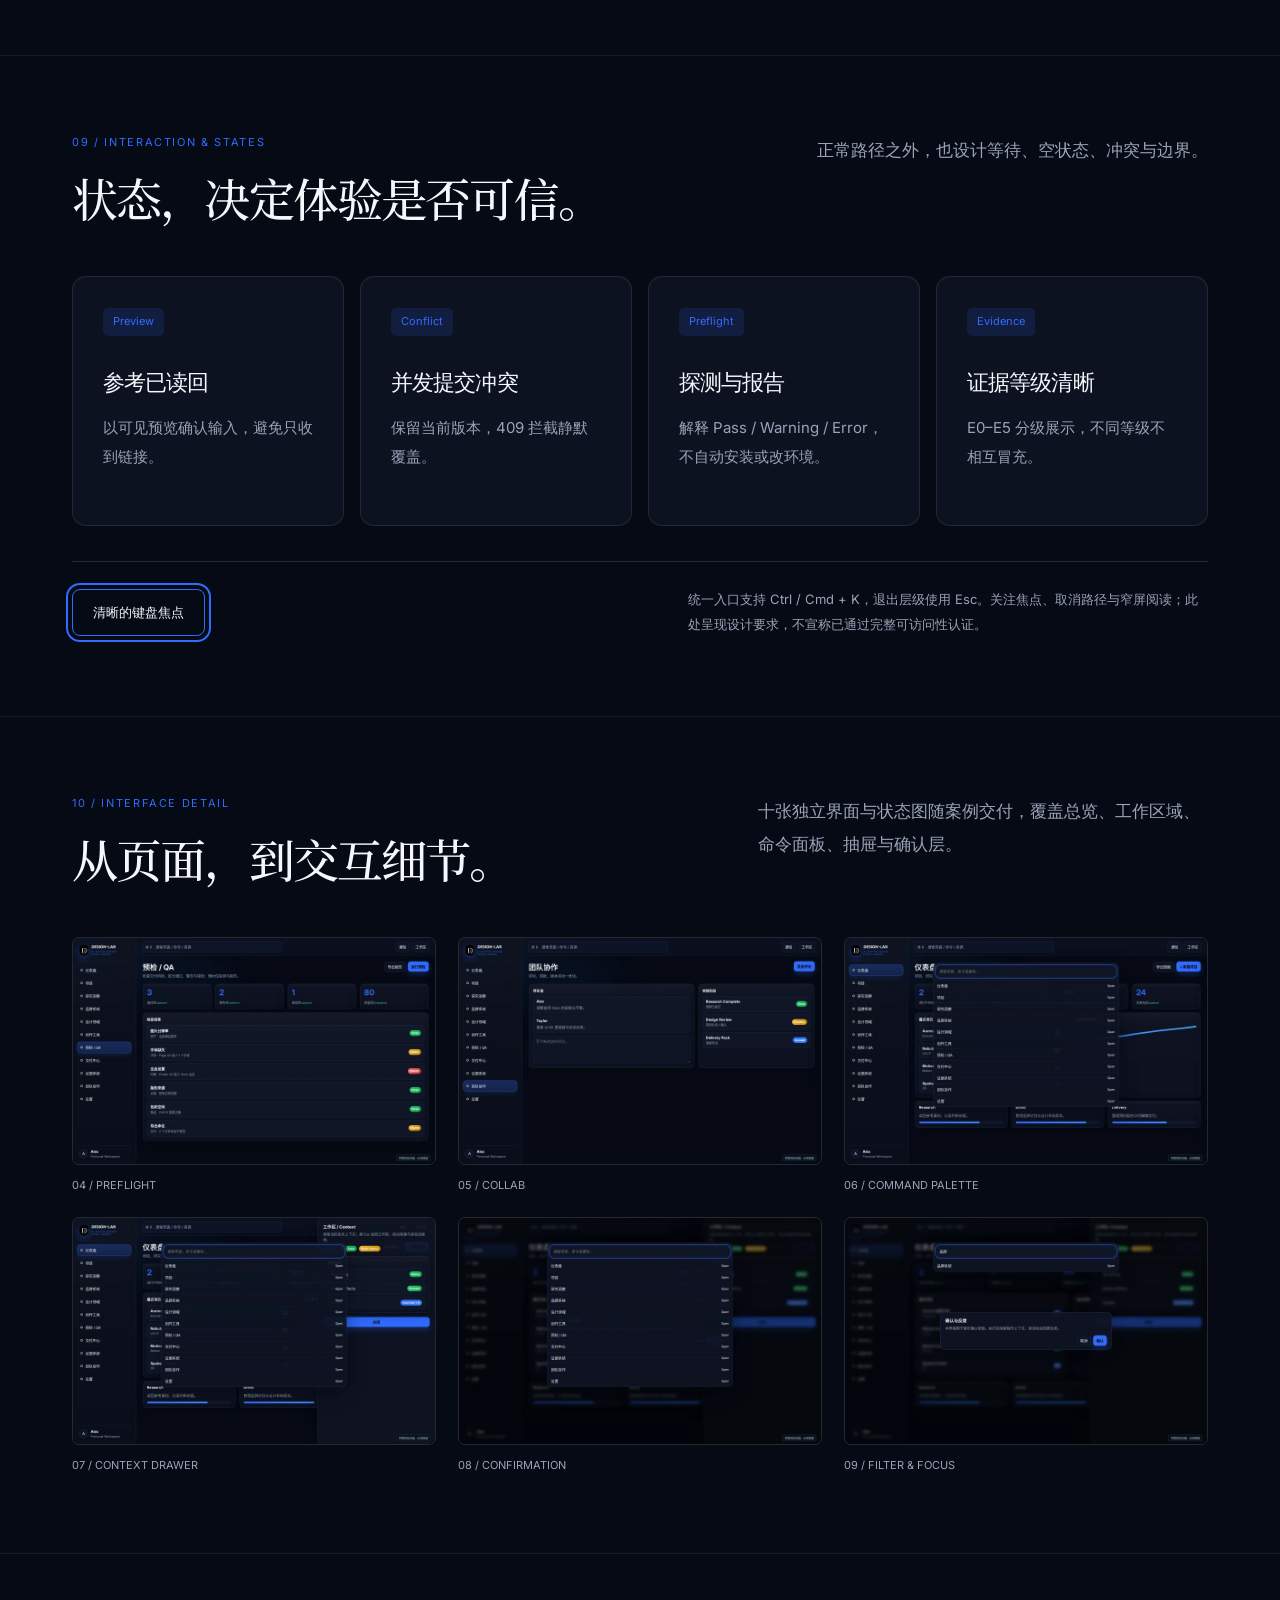
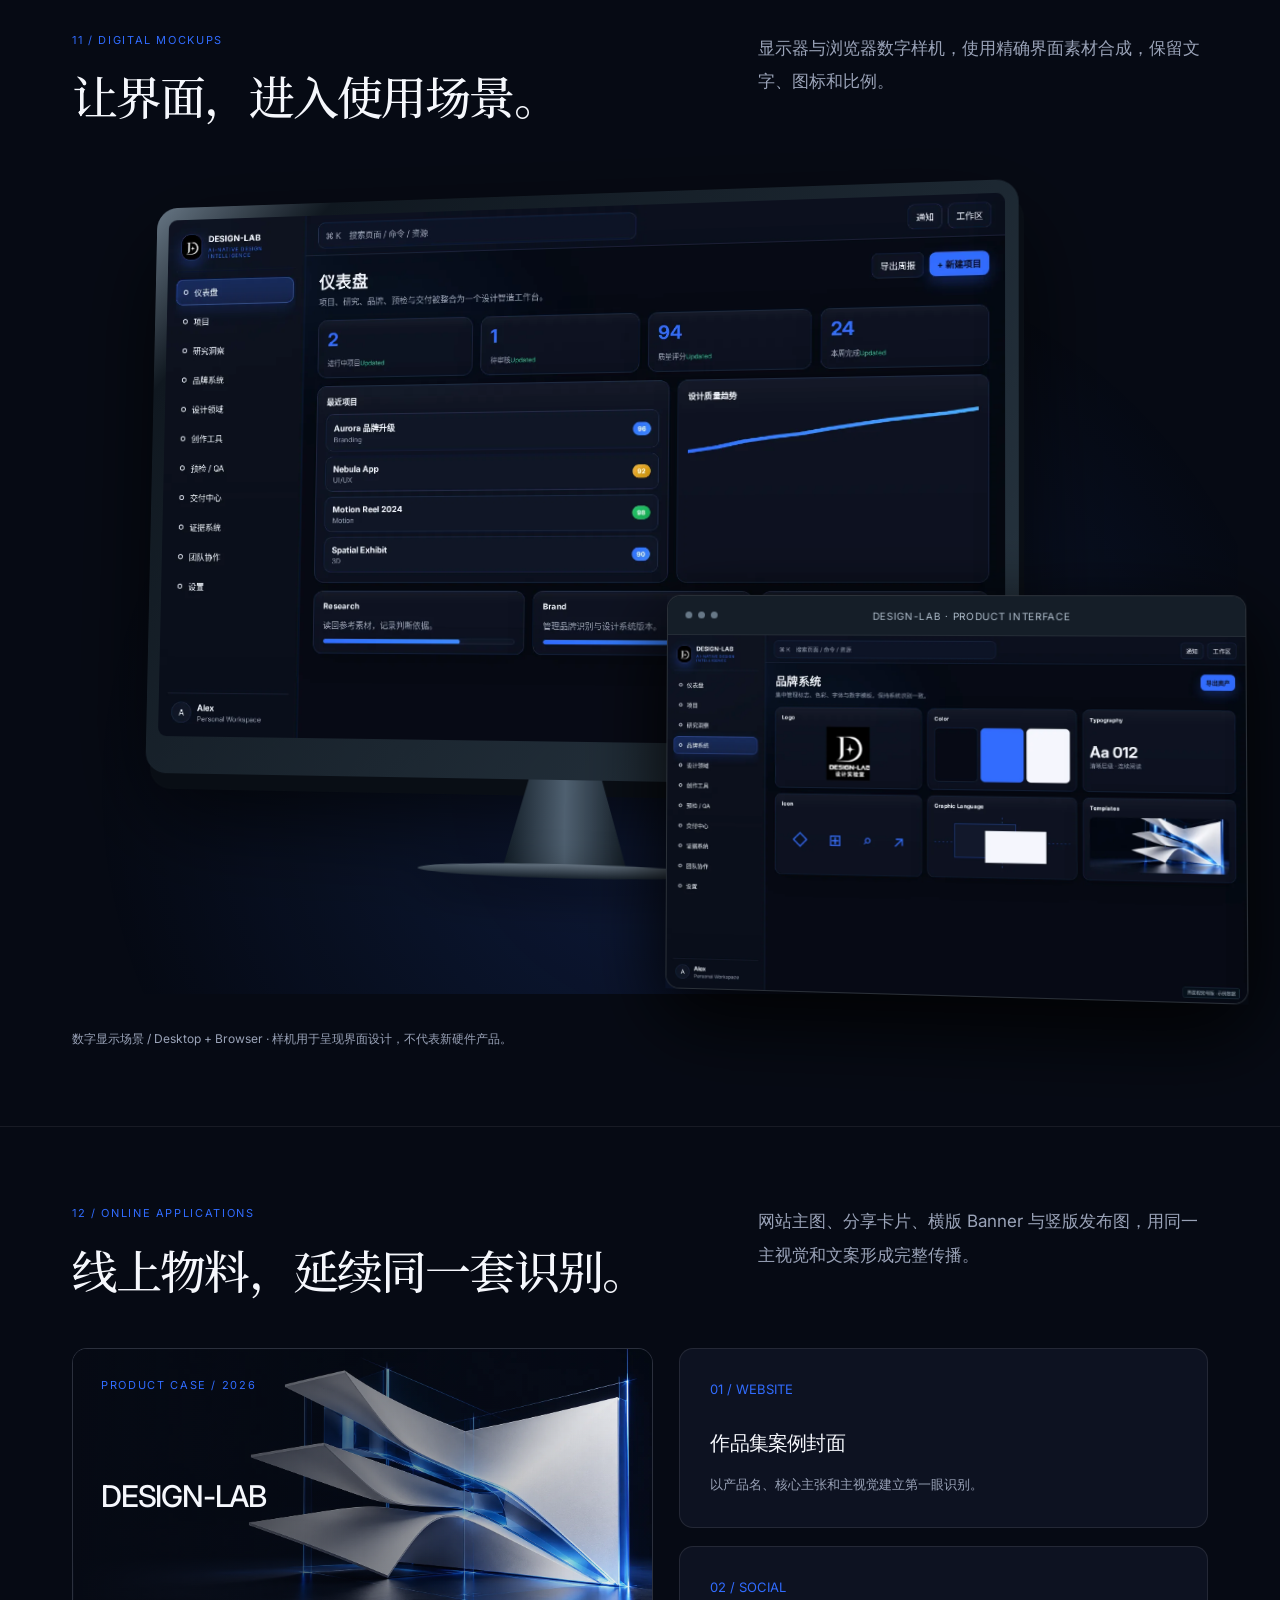
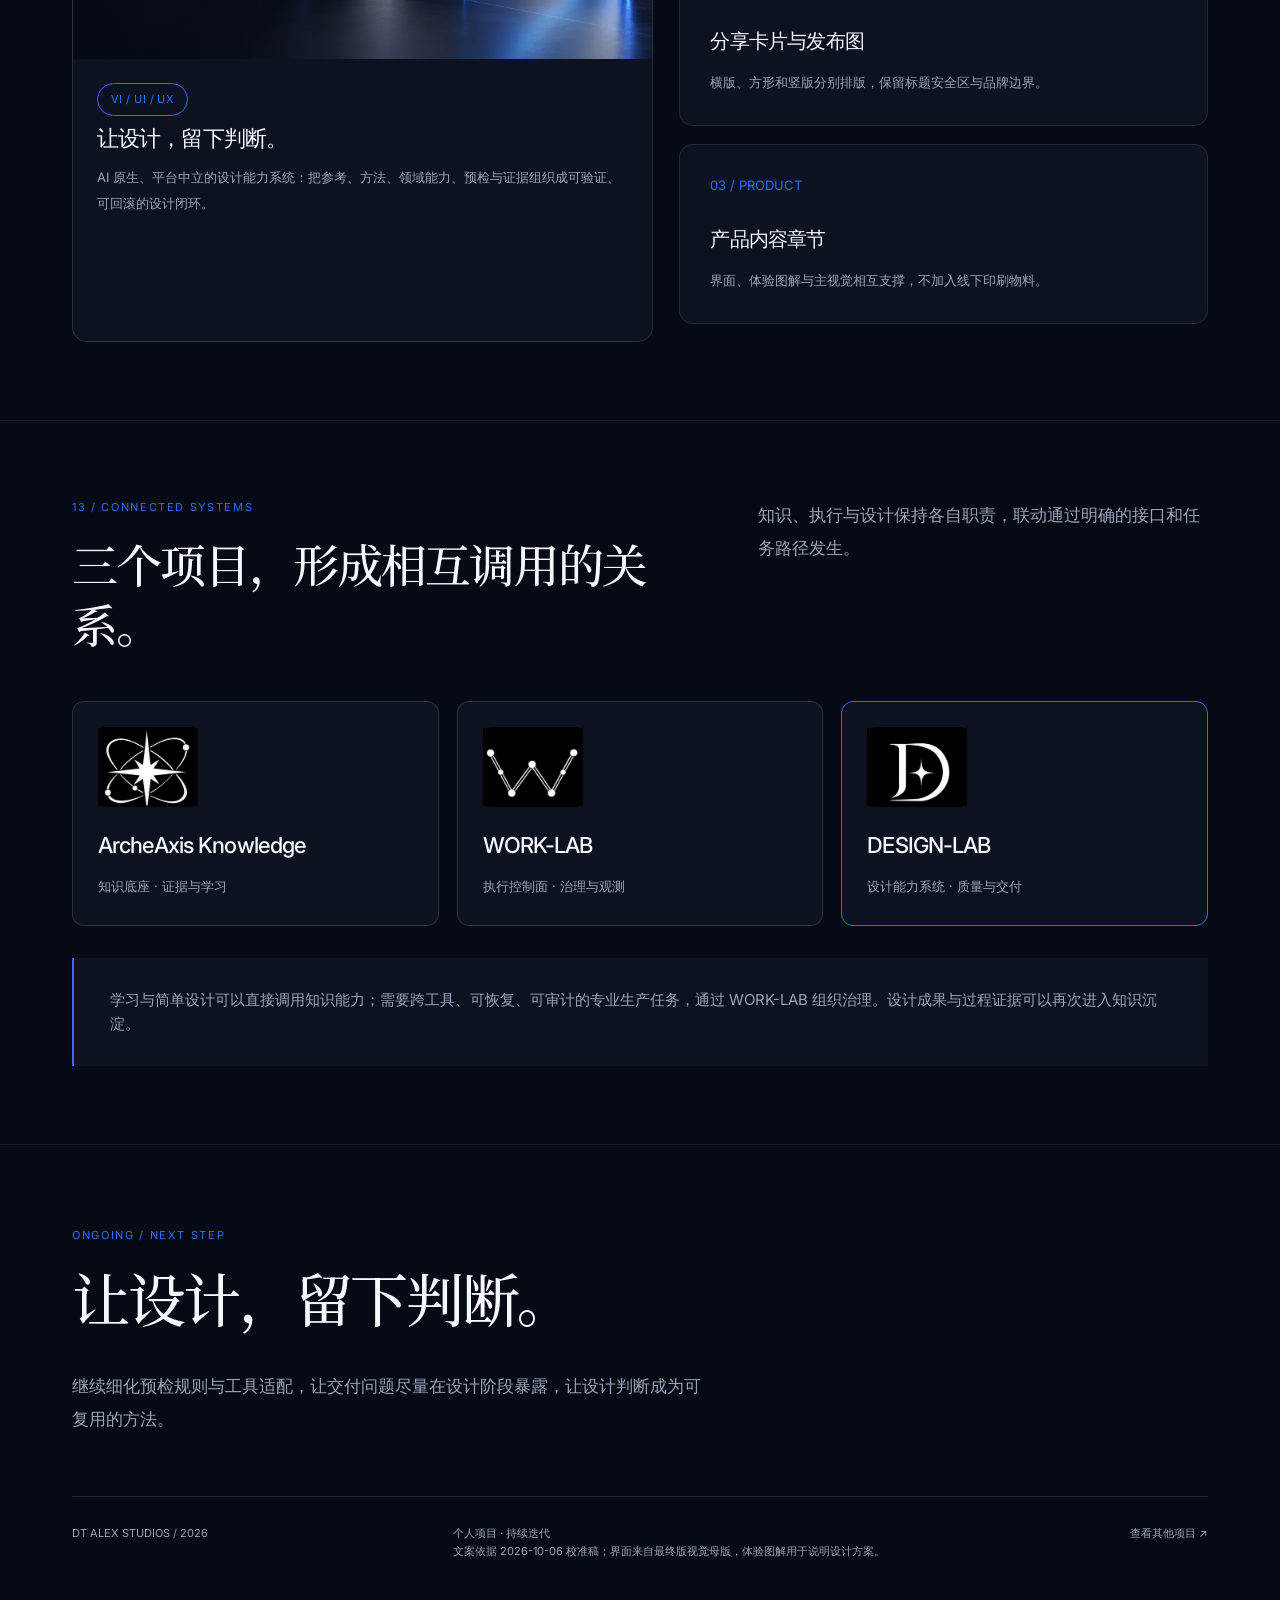
<file: site-unseen/cases/design-lab.html>
<!doctype html><html lang="zh-CN"><head><meta charset="utf-8"><meta name="viewport" content="width=device-width,initial-scale=1"><title>DESIGN-LAB — 产品案例 / DT ALEX STUDIOS</title><meta name="description" content="AI 原生、平台中立的设计能力系统：把参考、方法、领域能力、预检与证据组织成可验证、可回滚的设计闭环。"><style>
@font-face{font-family:Inter;src:url('assets/fonts/Inter.ttf')}@font-face{font-family:CJK;src:local('PingFang SC'),local('Microsoft YaHei'),local('Noto Sans CJK SC'),local('Noto Sans SC')}
*{box-sizing:border-box}html{scroll-behavior:smooth}body{margin:0;background:var(--bg);color:var(--text);font-family:Inter,CJK,'Segoe UI',sans-serif;line-height:1.6}a{color:inherit;text-decoration:none}button{font:inherit}img{display:block;max-width:100%}h1,h2,h3,p{margin:0}h1,h2,h3{font-weight:500;letter-spacing:-.04em}h2{font-size:46px;line-height:1.3}h3{font-size:22px;line-height:1.5}p{font-size:17px;line-height:1.95;color:var(--muted)}small,.eyebrow{font-size:11px;letter-spacing:.15em;text-transform:uppercase}.eyebrow{color:var(--primary);display:block;margin-bottom:20px}.mono{font-family:Inter,monospace;font-size:12px;letter-spacing:.06em}.muted{color:var(--muted)}
.topbar{height:72px;display:flex;justify-content:space-between;align-items:center;padding:0 64px;border-bottom:1px solid #ffffff13;font-size:12px;letter-spacing:.09em}.topbar a:hover{color:var(--primary)}.topbar .links{display:flex;gap:24px}.page{max-width:1440px;margin:auto}.section{padding:78px 72px;border-bottom:1px solid #ffffff12;position:relative;overflow:hidden}.sec-head{display:flex;justify-content:space-between;gap:60px;margin-bottom:45px;align-items:start}.sec-head .intro{max-width:450px}.sec-no{color:var(--muted);font-size:12px;letter-spacing:.16em}.sec-title{max-width:680px}.body-copy{max-width:620px}.grid2{display:grid;grid-template-columns:repeat(2,minmax(0,1fr));gap:30px}.grid2>*,.grid3>*,.grid4>*{min-width:0}.grid3{display:grid;grid-template-columns:repeat(3,1fr);gap:22px}.grid4{display:grid;grid-template-columns:repeat(4,1fr);gap:16px}.panel{border:1px solid #ffffff18;border-radius:14px;background:var(--surface);padding:30px}.panel .num{display:block;color:var(--primary);font-size:13px;margin-bottom:28px}.panel p{font-size:15px;margin-top:14px}.rule{height:1px;background:#ffffff20;margin:30px 0}.chip{display:inline-block;border:1px solid #ffffff25;border-radius:30px;padding:7px 13px;margin:0 5px 6px 0;font-size:11px;letter-spacing:.04em}.badge{color:var(--primary);border-color:var(--primary)}
.hero{height:810px;padding:74px 72px;background-image:linear-gradient(90deg,var(--bg) 0%,transparent 72%),var(--hero);background-size:cover;background-position:center;display:flex;flex-direction:column;justify-content:space-between}.hero-name{font-size:91px;font-weight:650;letter-spacing:-.07em;line-height:1.05;max-width:950px}.hero-cn{font-size:15px;color:var(--muted);margin-top:18px}.hero-headline{font-size:40px;letter-spacing:-.035em;max-width:580px;margin-top:40px;line-height:1.4}.hero-summary{font-size:15px;max-width:425px;margin-top:22px}.hero-bottom{display:flex;justify-content:space-between;align-items:end;gap:40px}.hero-bottom div{font-size:11px;letter-spacing:.12em}.hero-stamp{border-left:2px solid var(--primary);padding-left:18px}.case-meta{display:flex;gap:30px;margin-top:18px;color:var(--muted);font-size:12px}
.bigquote{font-size:38px;line-height:1.5;letter-spacing:-.035em;max-width:880px;margin:40px 0;color:var(--text)}.brand-board{background:#000;border:1px solid #ffffff1a;border-radius:16px;padding:25px;height:480px;display:flex;align-items:center;justify-content:center}.brand-full{width:440px;max-width:100%;max-height:440px}.brand-mark{width:110px;height:100px}.brand-mark .brand-full{width:100%;height:100%}.brand-explainer{display:flex;flex-direction:column;justify-content:center;padding:20px}.brand-caption{font-size:12px;margin-top:22px;color:var(--muted)}.mark-row{display:flex;gap:18px;margin:30px 0}.mark-tile{height:160px;flex:1;background:#000;display:flex;align-items:center;justify-content:center;border-radius:12px;border:1px solid #ffffff20}.mark-tile svg{width:85px;height:85px}.clearspace{padding:28px;background:#000;display:flex;justify-content:center;border:1px solid #ffffff20;border-radius:12px}.clearspace>div{border:1px dashed var(--primary);padding:24px}.clearspace svg{width:85px;height:85px}.palette-grid{display:grid;grid-template-columns:1.2fr 1fr 1fr 1fr;gap:12px}.swatch{height:205px;border-radius:12px;border:1px solid #ffffff1c;padding:22px;display:flex;flex-direction:column;justify-content:space-between}.swatch label{font-size:11px;letter-spacing:.1em}.swatch b{font-size:16px;font-weight:500}.palette-detail{margin-top:30px;display:flex;justify-content:space-between;gap:40px;font-size:14px;color:var(--muted)}.sample{margin-top:40px;border:1px solid #ffffff20;background:var(--surface);padding:35px;border-radius:14px}.sample-top{display:flex;gap:12px;align-items:center}.dot{height:9px;width:9px;border-radius:50%;background:var(--primary);box-shadow:0 0 15px var(--primary)}.sample p{font-size:14px}.sample-line{margin-top:28px;height:2px;background:linear-gradient(90deg,var(--primary),transparent)}
.light{background:var(--text);color:var(--bg)}.light p,.light .muted{color:#58616a}.light .eyebrow{color:var(--bg)}.type-display{font-size:82px;line-height:1.2;letter-spacing:-.055em;margin:36px 0}.type-chinese{font-size:36px;line-height:1.6;margin-bottom:45px}.type-line{display:flex;justify-content:space-between;gap:30px;padding:20px 0;border-top:1px solid #00000020;font-size:16px}.browser{border:1px solid #ffffff25;border-radius:14px;overflow:hidden;box-shadow:0 30px 90px #0007;background:#070e17}.browser-bar{height:40px;display:flex;align-items:center;padding:0 18px;gap:6px;background:#151e28;border-bottom:1px solid #ffffff10}.browser-bar i{width:7px;height:7px;border-radius:50%;background:#677887}.browser-bar span{margin:auto;font-size:10px;color:#afbdcb;letter-spacing:.07em}.browser img{width:100%}.caption{display:flex;justify-content:space-between;gap:35px;margin-top:22px;font-size:12px;color:var(--muted)}.ui-pair{display:grid;grid-template-columns:1fr 1fr;gap:24px;margin-top:36px}.ui-pair .browser{border-radius:10px}.ui-pair .browser-bar{height:28px}.ui-pair .caption{font-size:11px}
.architecture{display:grid;grid-template-columns:.9fr 1.3fr 1fr;gap:20px;margin-top:35px}.architecture .panel{padding:26px}.architecture .panel:nth-child(2){border-color:var(--primary)}.list-item{padding:17px 0;border-bottom:1px solid #ffffff13;font-size:15px;display:flex;justify-content:space-between;gap:10px}.list-item:last-child{border-bottom:none}.list-item small{color:var(--primary);font-size:9px}.arch-label{font-size:12px;letter-spacing:.08em;color:var(--primary);margin-bottom:20px}.journey{margin-top:40px}.journey .step{border-top:2px solid var(--primary);padding:24px 20px;background:var(--surface);min-height:260px;border-radius:0 0 12px 12px}.step .num{font-size:12px;color:var(--primary);margin-bottom:40px}.step h3{font-size:20px;margin-bottom:15px}.step p{font-size:14px}.feedback{font-size:12px;color:var(--primary);margin-top:28px;border-top:1px solid #ffffff1b;padding-top:14px}.journey-note{padding:30px 36px;border-left:2px solid var(--primary);background:var(--surface);margin-top:32px;font-size:15px;color:var(--muted)}.state-grid .panel{min-height:250px}.state-label{display:inline-block;background:color-mix(in srgb,var(--primary) 14%,transparent);color:var(--primary);padding:5px 10px;border-radius:5px;font-size:11px;margin-bottom:30px}.focus-spec{display:flex;gap:40px;align-items:center;justify-content:space-between;border-top:1px solid #ffffff20;margin-top:35px;padding-top:25px}.focus-btn{padding:12px 20px;border:1px solid var(--primary);outline:2px solid var(--primary);outline-offset:4px;border-radius:8px;font-size:13px}.focus-spec p{font-size:13px;max-width:520px}
.screenwall{display:grid;grid-template-columns:repeat(3,1fr);gap:22px}.screenwall figure{margin:0}.screenwall img{border:1px solid #ffffff20;border-radius:7px}.screenwall figcaption{font-size:11px;color:var(--muted);margin-top:12px}.mockup-stage{height:820px;position:relative;perspective:2000px;background:radial-gradient(ellipse at 55% 75%,color-mix(in srgb,var(--primary) 17%,transparent),transparent 65%);margin:20px -30px 0}.monitor{position:absolute;left:7%;top:2%;width:74%;background:linear-gradient(135deg,#667583,#101820 13%,#283642);padding:13px 13px 38px;border-radius:22px;box-shadow:5px 16px 0 #090e15,0 40px 100px #000b;transform:rotateY(-10deg) rotateX(3deg)}.monitor .screen{border-radius:9px;overflow:hidden;background:var(--bg)}.monitor .screen img{width:100%}.monitor:after{content:'';position:absolute;width:14%;height:85px;background:linear-gradient(90deg,#121d27,#4f6070,#17222c);left:43%;top:100%;z-index:-1;clip-path:polygon(20% 0,80% 0,100% 100%,0 100%)}.monitor .foot{position:absolute;height:14px;width:34%;background:linear-gradient(180deg,#647280,#17212b);bottom:-97px;left:33%;border-radius:50%;box-shadow:0 15px 40px #0009}.floating-browser{position:absolute;width:48%;right:0;bottom:0;transform:rotateY(-8deg) rotateX(2deg);box-shadow:0 25px 70px #000b}.mockup-note{font-size:12px;color:var(--muted);margin-top:35px}
.graphic-canvas{height:390px;border:1px solid #ffffff20;border-radius:14px;background:var(--surface);position:relative;overflow:hidden;display:flex;align-items:center;justify-content:center}.graphic-canvas svg{width:88%;height:88%}.graphic-copy{margin-top:25px;display:grid;grid-template-columns:repeat(3,1fr);gap:30px}.graphic-copy p{font-size:13px}.graphic-copy h3{font-size:17px;margin-bottom:9px}.digital-grid{display:grid;grid-template-columns:1.1fr 1fr;gap:26px}.share-card{background:var(--surface);border:1px solid #ffffff20;border-radius:15px;overflow:hidden}.share-cover{height:310px;background-image:linear-gradient(90deg,var(--bg),transparent),var(--hero);background-size:cover;background-position:center;padding:28px}.share-cover h3{font-size:30px;margin-top:80px}.share-content{padding:24px}.share-content p{font-size:13px;margin-top:10px}.digital-spec{display:flex;flex-direction:column;justify-content:space-between}.digital-spec .panel{margin-bottom:18px}.digital-spec h3{font-size:20px}.digital-spec p{font-size:13px}.relation-grid{display:grid;grid-template-columns:repeat(3,1fr);gap:18px;margin-top:38px}.relation-card{padding:25px;border:1px solid #ffffff20;background:var(--surface);border-radius:12px}.relation-card.active{border-color:var(--primary)}.relation-card .brand-mark{height:80px;width:100px;background:#000;border-radius:8px;margin-bottom:22px}.relation-card h3{font-size:22px}.relation-card p{font-size:13px;margin-top:12px}.closing{padding:82px 72px}.closing h2{font-size:58px}.closing p{max-width:630px;margin-top:30px}.closing-bottom{display:flex;justify-content:space-between;gap:40px;margin-top:60px;padding-top:28px;border-top:1px solid #ffffff20;font-size:11px;color:var(--muted)}
.promo{position:relative;width:1920px;height:1080px;padding:100px;background-image:linear-gradient(90deg,var(--bg) 0%,color-mix(in srgb,var(--bg) 86%,transparent) 44%,transparent 100%),var(--hero);background-size:cover;background-position:center;overflow:hidden}.promo h1{font-size:120px;letter-spacing:-.055em;line-height:1.05;max-width:1200px}.promo h2{font-size:56px;margin-top:45px}.promo p{color:var(--text);font-size:23px;max-width:610px;margin-top:32px}.promo .eyebrow{font-size:16px;margin-bottom:45px}.promo-foot{position:absolute;left:100px;right:100px;bottom:72px;display:flex;justify-content:space-between;align-items:end;border-top:1px solid #ffffff30;padding-top:25px;font-size:15px;letter-spacing:.08em}.promo.square{width:1080px;height:1080px;padding:68px;background-position:65% center}.square h1{font-size:84px;max-width:950px}.square h2{font-size:44px}.square p{font-size:19px;max-width:600px}.square .promo-foot{left:68px;right:68px;bottom:50px}.promo.vertical{width:1080px;height:1920px;padding:78px;background-size:auto 1250px;background-position:70% 100%;background-repeat:no-repeat}.vertical h1{font-size:82px}.vertical h2{font-size:57px;max-width:740px}.vertical p{font-size:23px;max-width:730px}.vertical .promo-foot{left:78px;right:78px;bottom:70px}.vertical .mini-screen{position:absolute;left:78px;right:78px;top:710px;transform:rotate(-3deg);box-shadow:0 40px 90px #000a}.vertical .mini-screen .browser-bar{height:32px}.promo .brand-mark{width:130px;height:130px;position:absolute;right:90px;top:90px;background:#000;border-radius:10px}.home-grid{display:grid;grid-template-columns:repeat(3,1fr);gap:24px}.home-card{border:1px solid #ffffff25;overflow:hidden;border-radius:16px;background:#0b1520}.home-card img{height:240px;width:100%;object-fit:cover}.home-card div{padding:30px}.home-card h2{font-size:28px}.home-card p{font-size:14px;margin:15px 0}.home-card a{color:#7dc9ff;font-size:13px}
@media(max-width:800px){.topbar{padding:0 22px;height:60px}.topbar .links{gap:12px;font-size:10px}.section,.closing{padding:48px 24px}.hero{height:760px;padding:44px 24px;background-position:65% center}.hero-name{font-size:clamp(42px,12vw,58px)}.hero-headline{font-size:30px;max-width:330px}.hero-summary{font-size:14px;max-width:310px}.hero-bottom{gap:16px}.case-meta{gap:14px;font-size:10px}.sec-head{display:block;margin-bottom:30px}.sec-head .intro{margin-top:22px}h2{font-size:32px}.grid2,.grid3,.architecture,.digital-grid,.home-grid{grid-template-columns:1fr}.grid4,.palette-grid{grid-template-columns:1fr 1fr}.panel{padding:23px}.bigquote{font-size:27px}.brand-board{height:380px}.brand-explainer{padding:20px 0}.brand-full{width:350px;max-width:100%}.clearspace{padding:18px}.clearspace>div{padding:18px}.type-display{font-size:48px}.type-chinese{font-size:28px}.type-line{font-size:12px;gap:15px}.ui-pair{grid-template-columns:1fr}.browser-bar{height:28px}.caption{font-size:10px;gap:15px}.journey .step{min-height:250px}.state-grid .panel{min-height:250px}.focus-spec{flex-direction:column;align-items:start}.screenwall{grid-template-columns:1fr 1fr;gap:14px}.mockup-stage{height:340px;margin:0 -10px}.monitor{left:0;top:5%;width:95%;padding:6px 6px 20px;border-radius:12px;transform:none}.monitor:after{height:40px}.monitor .foot{bottom:-47px}.floating-browser{width:60%;bottom:5%;transform:none}.mockup-note{margin-top:15px}.graphic-canvas{height:280px}.graphic-copy{grid-template-columns:1fr}.relation-grid{grid-template-columns:1fr}.closing h2{font-size:39px}.closing-bottom{flex-direction:column;gap:18px}.palette-detail{flex-direction:column;gap:12px}.swatch{height:180px}.hero-stamp{font-size:10px!important}.relation-card .brand-mark{height:70px}.body-copy p{font-size:15px}}
@media(prefers-reduced-motion:reduce){html{scroll-behavior:auto}}
</style><style id="case-motion">
/* 揭示单元：进场前压在下半个身位，进场只做 transform + opacity。
   前提用 :where() 包起来，特异度归零——不然 html.cm-js [data-cm].cm-in 是 (0,0,3,1)，
   会把后面的 .home-card:hover (0,0,2,0) 整个压死：卡片抬升写了却永远不生效。
   降级成 (0,0,2,0) 之后与 hover 打平，靠"后者胜"让 hover 赢。
   :where() 万一不被支持，整条规则作废，结果是"不隐藏"，也是安全方向。 */
:where(html.cm-js) [data-cm]{opacity:0;transform:translateY(26px);
 transition:opacity .72s cubic-bezier(.16,.84,.24,1) var(--cm-d,0ms),
            transform .84s cubic-bezier(.16,.84,.24,1) var(--cm-d,0ms)}
:where(html.cm-js) [data-cm].cm-in{opacity:1;transform:translateY(0)}
/* 主标题逐词遮罩：与主站 .mask span 同一手法。
   padding-bottom/margin-bottom 抵消，让降部（Knowledge 的 g）不被 overflow 裁掉，
   同时行盒高度一步不让。 */
.cm-mask{display:inline-block;overflow:hidden;vertical-align:bottom;
 padding-bottom:.16em;margin-bottom:-.16em}
.cm-word{display:inline-block;transform:translateY(115%);
 transition:transform .9s cubic-bezier(.16,.84,.24,1) var(--cm-d,0ms)}
.cm-word.cm-in{transform:translateY(0)}
/* 顶部滚动进度条：scaleX 走合成层，不触发布局 */
.cm-rail{position:fixed;left:0;top:0;width:100%;height:2px;z-index:60;
 background:var(--primary);transform:scaleX(0);transform-origin:0 50%;
 pointer-events:none;opacity:.85}
/* 悬停：卡片抬起 + 画面在框内推近（截图没有视频，推近就是它的"动起来"）。
   transition 必须在这里一次写全：卡片同时是揭示单元，两条 transition 规则打平特异度，
   后写的这份要同时覆盖 opacity（进场）和 transform（进场 + 悬停），否则漏掉一个通道。 */
.home-card,.browser{transition:opacity .72s cubic-bezier(.16,.84,.24,1) var(--cm-d,0ms),
                    transform .62s cubic-bezier(.16,.84,.24,1)}
.home-card img{transition:transform .9s cubic-bezier(.16,.84,.24,1)}
.home-card:hover{transform:translateY(-6px)}
.home-card:hover img{transform:scale(1.05)}
.browser:hover{transform:translateY(-4px)}
@media(prefers-reduced-motion:reduce){
 html.cm-js [data-cm]{opacity:1;transform:none;transition:none}
 .cm-word{transform:none;transition:none}
 .home-card,.browser,.home-card img{transition:none}
 .home-card:hover,.home-card:hover img,.browser:hover{transform:none}
}
</style>
<style id="case-type">
@font-face {
  font-family: "Noto Serif SC Display";
  font-style: normal;
  font-weight: 200 900;
  font-display: swap;
  src: url("assets/fonts/noto-serif-sc-display.woff2") format("woff2");
  unicode-range: U+3001-3002, U+300C-300D, U+4E00, U+4E09-4E0B, U+4E0D-4E0E, U+4E2A, U+4E3A-4E3B, U+4E48-4E49, U+4E86, U+4E92, U+4EA4, U+4EA7, U+4EBA, U+4EC0, U+4ECD-4ECE, U+4ED8, U+4EE3, U+4EE5, U+4EF6, U+4EFB, U+4F1A, U+4F38, U+4F46, U+4F53, U+4F55, U+4F5C, U+4F60, U+4F7F, U+4F9D, U+4FDD, U+4FE1, U+505A, U+513F, U+5148-5149, U+514B, U+5165, U+5168, U+516C, U+5173, U+5177, U+518D, U+5199, U+51B3, U+51FA, U+5206-5207, U+5212, U+5219, U+5224, U+522B, U+5230, U+5236-5237, U+5269, U+529B, U+52A8, U+5316, U+533A, U+5370, U+53CD, U+53D1, U+53D8, U+53E3, U+53EA, U+53EF, U+53F7, U+540C, U+540E, U+5411, U+5426, U+542C, U+5473, U+548C, U+54C1, U+56DE, U+56FE, U+5728, U+5730, U+573A, U+5750, U+5757, U+57CE, U+5899, U+590D, U+591A, U+591C, U+5957, U+597D, U+5982, U+59CB, U+5B57-5B58, U+5B83, U+5B9A, U+5B9E, U+5BA2, U+5BA4, U+5BB9, U+5BFC, U+5C01, U+5C0F, U+5C31, U+5C3A, U+5C42, U+5C4F, U+5DE5, U+5DEE, U+5DF1, U+5E02-5E03, U+5E26-5E27, U+5E55, U+5E73, U+5E8F, U+5E94, U+5EA6, U+5ECA, U+5EF6, U+5F00, U+5F15, U+5F62, U+5F84-5F85, U+5F97, U+5FAA, U+5FC5, U+5FF5, U+6001, U+6015, U+6027, U+606F, U+611F, U+6210-6211, U+6216, U+6237, U+6240, U+624D, U+6267, U+627F, U+628A, U+6298, U+62C5, U+62CD, U+62E9, U+6301, U+6362, U+636E, U+63D2, U+6491, U+652F, U+653E, U+6587, U+6599, U+65AD, U+65BD, U+65E0, U+65E2, U+65E6, U+65E9, U+65F6, U+660E, U+6613, U+661F, U+662F, U+666F-6670, U+66F4, U+6700, U+6709, U+671F, U+6742, U+6750, U+675F, U+6761, U+6765, U+679C, U+67B6, U+67D3, U+67E5, U+6807, U+6837-6838, U+683C, U+6848, U+6863, U+690D, U+695A, U+6982, U+6B21, U+6B65, U+6BB5, U+6BCF, U+6C11, U+6C14, U+6C50, U+6D3B, U+6D41, U+6E05, U+6E32, U+6E90, U+6ED1, U+6F6E, U+70AB, U+7167, U+7247, U+724C, U+7269, U+72B6, U+73AF, U+7406, U+751F, U+7528, U+7531, U+753B, U+754C, U+7559, U+767D, U+7684, U+76EE, U+76F8, U+770B, U+771F, U+7740, U+77E5, U+7814, U+786E, U+79CD, U+79E9, U+7A0B, U+7A76, U+7ACB, U+7AEF, U+7B49, U+7BB1, U+7C7B, U+7CBE, U+7CFB, U+7D20, U+7D22, U+7EA2, U+7EA6-7EA7, U+7EB3, U+7EBF, U+7EC6, U+7ED3, U+7ED9, U+7EDF, U+7EED, U+7F16, U+800C, U+804C, U+8054, U+80FD, U+81EA, U+8272, U+8282, U+8303, U+843D, U+884C, U+8857, U+8865, U+8868, U+88AB, U+88C2, U+8981, U+89C4, U+89C6, U+89C9, U+89E3, U+8A00, U+8BA1, U+8BA9, U+8BB0, U+8BBA, U+8BBE, U+8BC1, U+8BC6, U+8BE5, U+8BED, U+8BEF, U+8BFB, U+8C03, U+8C08, U+8D23, U+8D27-8D28, U+8D34, U+8D70, U+8D77, U+8D8A, U+8DEF, U+8F91, U+8F93, U+8FBE, U+8FC7, U+8FD0, U+8FD8-8FD9, U+8FDB, U+8FDE, U+8FED, U+9009, U+903B, U+90AE, U+90E8, U+90FD, U+91CD, U+91CF, U+952E, U+95EE, U+9605, U+9636, U+9650, U+96BE, U+9759, U+9762, U+9875, U+9879, U+987B, U+9898, U+989C, U+9988, U+9A8C, U+9A97, U+9AA4, U+FF0C, U+FF1B;
}
@font-face {
  font-family: "Noto Serif SC Display";
  font-style: italic;
  font-weight: 200 900;
  font-display: swap;
  src: url("assets/fonts/noto-serif-sc-display.woff2") format("woff2");
  unicode-range: U+3001-3002, U+300C-300D, U+4E00, U+4E09-4E0B, U+4E0D-4E0E, U+4E2A, U+4E3A-4E3B, U+4E48-4E49, U+4E86, U+4E92, U+4EA4, U+4EA7, U+4EBA, U+4EC0, U+4ECD-4ECE, U+4ED8, U+4EE3, U+4EE5, U+4EF6, U+4EFB, U+4F1A, U+4F38, U+4F46, U+4F53, U+4F55, U+4F5C, U+4F60, U+4F7F, U+4F9D, U+4FDD, U+4FE1, U+505A, U+513F, U+5148-5149, U+514B, U+5165, U+5168, U+516C, U+5173, U+5177, U+518D, U+5199, U+51B3, U+51FA, U+5206-5207, U+5212, U+5219, U+5224, U+522B, U+5230, U+5236-5237, U+5269, U+529B, U+52A8, U+5316, U+533A, U+5370, U+53CD, U+53D1, U+53D8, U+53E3, U+53EA, U+53EF, U+53F7, U+540C, U+540E, U+5411, U+5426, U+542C, U+5473, U+548C, U+54C1, U+56DE, U+56FE, U+5728, U+5730, U+573A, U+5750, U+5757, U+57CE, U+5899, U+590D, U+591A, U+591C, U+5957, U+597D, U+5982, U+59CB, U+5B57-5B58, U+5B83, U+5B9A, U+5B9E, U+5BA2, U+5BA4, U+5BB9, U+5BFC, U+5C01, U+5C0F, U+5C31, U+5C3A, U+5C42, U+5C4F, U+5DE5, U+5DEE, U+5DF1, U+5E02-5E03, U+5E26-5E27, U+5E55, U+5E73, U+5E8F, U+5E94, U+5EA6, U+5ECA, U+5EF6, U+5F00, U+5F15, U+5F62, U+5F84-5F85, U+5F97, U+5FAA, U+5FC5, U+5FF5, U+6001, U+6015, U+6027, U+606F, U+611F, U+6210-6211, U+6216, U+6237, U+6240, U+624D, U+6267, U+627F, U+628A, U+6298, U+62C5, U+62CD, U+62E9, U+6301, U+6362, U+636E, U+63D2, U+6491, U+652F, U+653E, U+6587, U+6599, U+65AD, U+65BD, U+65E0, U+65E2, U+65E6, U+65E9, U+65F6, U+660E, U+6613, U+661F, U+662F, U+666F-6670, U+66F4, U+6700, U+6709, U+671F, U+6742, U+6750, U+675F, U+6761, U+6765, U+679C, U+67B6, U+67D3, U+67E5, U+6807, U+6837-6838, U+683C, U+6848, U+6863, U+690D, U+695A, U+6982, U+6B21, U+6B65, U+6BB5, U+6BCF, U+6C11, U+6C14, U+6C50, U+6D3B, U+6D41, U+6E05, U+6E32, U+6E90, U+6ED1, U+6F6E, U+70AB, U+7167, U+7247, U+724C, U+7269, U+72B6, U+73AF, U+7406, U+751F, U+7528, U+7531, U+753B, U+754C, U+7559, U+767D, U+7684, U+76EE, U+76F8, U+770B, U+771F, U+7740, U+77E5, U+7814, U+786E, U+79CD, U+79E9, U+7A0B, U+7A76, U+7ACB, U+7AEF, U+7B49, U+7BB1, U+7C7B, U+7CBE, U+7CFB, U+7D20, U+7D22, U+7EA2, U+7EA6-7EA7, U+7EB3, U+7EBF, U+7EC6, U+7ED3, U+7ED9, U+7EDF, U+7EED, U+7F16, U+800C, U+804C, U+8054, U+80FD, U+81EA, U+8272, U+8282, U+8303, U+843D, U+884C, U+8857, U+8865, U+8868, U+88AB, U+88C2, U+8981, U+89C4, U+89C6, U+89C9, U+89E3, U+8A00, U+8BA1, U+8BA9, U+8BB0, U+8BBA, U+8BBE, U+8BC1, U+8BC6, U+8BE5, U+8BED, U+8BEF, U+8BFB, U+8C03, U+8C08, U+8D23, U+8D27-8D28, U+8D34, U+8D70, U+8D77, U+8D8A, U+8DEF, U+8F91, U+8F93, U+8FBE, U+8FC7, U+8FD0, U+8FD8-8FD9, U+8FDB, U+8FDE, U+8FED, U+9009, U+903B, U+90AE, U+90E8, U+90FD, U+91CD, U+91CF, U+952E, U+95EE, U+9605, U+9636, U+9650, U+96BE, U+9759, U+9762, U+9875, U+9879, U+987B, U+9898, U+989C, U+9988, U+9A8C, U+9A97, U+9AA4, U+FF0C, U+FF1B;
}
/* 只有作品集自述的大字换成作品集的中文展示字面。
   拉丁产品字标（.hero-name 的 ArcheAxis Knowledge）不受影响：
   子集的 unicode-range 全在 U+3001 以上、不含任何拉丁码位，
   浏览器对拉丁字符直接跳过这张脸落到 Inter——不需要额外写排除规则。
   正文也不动：案例页正文保留 Inter 是产品文档的读感。 */
h1,h2,.bigquote,.type-display,.type-chinese{
  font-family:'Noto Serif SC Display',Inter,CJK,'Segoe UI',sans-serif}
/* 例外：brand-ui-kit 的 .card h2 只有 21px（"操作层级 / 表单与反馈 / 信息容器"），
   那是色板卡的小标签不是大标题。这支字面默认字重 200，21px 上会细成一片，
   而且小标签换衬线也没有版面依据——回到 Inter。
   .card h2 (0,0,1,1) 压过 h2 (0,0,0,1)，所以这条写在后面就够了。 */
.card h2{font-family:Inter,CJK,'Segoe UI',sans-serif}
</style>
</head><body style="--bg:#060A14;--surface:#0D1221;--primary:#316CFF;--secondary:#4BAFFF;--text:#F5F7FC;--muted:#9AA3B8;--hero:url(assets/design-lab-keyvisual.webp)"><script>document.documentElement.className+=" cm-js";</script><header class="topbar"><a href="index.html">DT ALEX STUDIOS</a><div class="links"><a href="../index.html">← 作品集</a><a href="#identity">VI</a><a href="#flagship">UI</a><a href="#journey">UX</a><a href="#digital">DIGITAL</a></div></header><main class="page"><section class="section hero" id="hero"><div><span class="eyebrow">PERSONAL PROJECT / 2026 / ONGOING</span><h1 class="hero-name">DESIGN-LAB</h1><div class="hero-cn">视觉设计实验室 / AI-NATIVE DESIGN INTELLIGENCE</div><h2 class="hero-headline">让设计，留下判断。</h2><p class="hero-summary">AI 原生、平台中立的设计能力系统：把参考、方法、领域能力、预检与证据组织成可验证、可回滚的设计闭环。</p></div><div class="hero-bottom"><div><div>BRAND · PRODUCT · EXPERIENCE</div><div class="case-meta"><span>VI / UI / UX</span><span>Digital-first</span><span>Case Study 2026</span></div></div><div class="hero-stamp">设计能力系统 · 质量与交付<br>DT ALEX STUDIOS</div></div></section><section class="section" id="overview"><div class="sec-head"><div class="sec-title"><span class="eyebrow">01 / PRODUCT CONTEXT</span><h2>从真实的工作问题出发。</h2></div></div><p class="body-copy">在参考、生成、排版、改稿与导出之间反复切换时，工具之间的上下文容易断开；做到第七版，判断依据也常常不再清楚。我希望让每次设计决策、版本变化与交付检查都有迹可循。</p><div class="bigquote">每一次选择，都有理由；每一次交付，都有依据。</div><div class="grid3"><div class="panel"><span class="num">01 / CHALLENGE</span><h3>参考进入项目后，判断依据没有被持续记录。</h3></div><div class="panel"><span class="num">02 / CHALLENGE</span><h3>版本反复修改，选择理由与差异难以回溯。</h3></div><div class="panel"><span class="num">03 / CHALLENGE</span><h3>字体、色值与交付问题往往在最后才暴露。</h3></div></div><div class="grid3" style="margin-top:24px"><div class="panel"><span class="num">DESIGN PRINCIPLE</span><h3>判断可回溯</h3><p>参考、方向与设计系统保留连续版本。</p></div><div class="panel"><span class="num">DESIGN PRINCIPLE</span><h3>宿主原生</h3><p>通过工具适配组织能力，保留已有软件与画布。</p></div><div class="panel"><span class="num">DESIGN PRINCIPLE</span><h3>交付前检查</h3><p>预检先探测与报告，问题在交付前被明确呈现。</p></div></div></section><section class="section" id="identity"><div class="sec-head"><div class="sec-title"><span class="eyebrow">02 / VISUAL IDENTITY</span><h2>把产品性格，变成识别。</h2></div><p class="intro">沿用已经确认的标志与字标，把身份延伸到界面、网站与数字传播。</p></div><div class="grid2"><div class="brand-board"><svg class="brand-full" overflow="hidden" viewBox="28 130 501 620" role="img" aria-label="DESIGN-LAB 已确认品牌标志"><defs><clipPath id="clip-design-lab-full"><rect x="28" y="130" width="501" height="620"/></clipPath></defs><image href="assets/brand-lockups.webp" width="1672" height="941" clip-path="url(#clip-design-lab-full)"/></svg></div><div class="brand-explainer"><h3>DESIGN-LAB</h3><p style="margin-top:20px">D 与四角星形成视觉设计实验室的识别核心。黑灰、白与电蓝建立克制的系统界面；创意作品可以有自己的色彩，系统操作层保持稳定的品牌秩序。</p><div class="mark-row"><div class="mark-tile"><svg class="brand-full" overflow="hidden" viewBox="28 170 501 385" role="img" aria-label="DESIGN-LAB 已确认品牌标志"><defs><clipPath id="clip-design-lab-mark"><rect x="28" y="170" width="501" height="385"/></clipPath></defs><image href="assets/brand-lockups.webp" width="1672" height="941" clip-path="url(#clip-design-lab-mark)"/></svg></div><div class="clearspace"><div><svg class="brand-full" overflow="hidden" viewBox="28 170 501 385" role="img" aria-label="DESIGN-LAB 已确认品牌标志"><defs><clipPath id="clip-design-lab-mark-2"><rect x="28" y="170" width="501" height="385"/></clipPath></defs><image href="assets/brand-lockups.webp" width="1672" height="941" clip-path="url(#clip-design-lab-mark-2)"/></svg></div></div></div><div class="brand-caption">独立符号 / 留白示意 · 正式字形与轮廓沿用原资产</div></div></div></section><section class="section" id="palette"><div class="sec-head"><div class="sec-title"><span class="eyebrow">03 / COLOR SYSTEM</span><h2>颜色承担明确的职责。</h2></div><p class="intro">色号来自最终版 UI 的真实 CSS，并与组件 Design Tokens 对照。</p></div><div class="palette-grid"><div class="swatch" style="background:#060A14;color:#F5F7FC"><label>BACKGROUND</label><b>#060A14</b></div><div class="swatch" style="background:#316CFF;color:#060A14"><label>PRIMARY</label><b>#316CFF</b></div><div class="swatch" style="background:#4BAFFF;color:#060A14"><label>SECONDARY</label><b>#4BAFFF</b></div><div class="swatch" style="background:#F5F7FC;color:#060A14"><label>TEXT / IVORY</label><b>#F5F7FC</b></div></div><div class="palette-detail"><span>背景 / 阅读 / 操作 / 反馈，各自建立层级。</span><span>共享交互方法，保留独立品牌皮肤。</span></div><div class="sample"><div class="sample-top"><span class="dot"></span><h3>清晰的操作焦点，克制的光效反馈。</h3></div><p style="margin-top:20px">品牌主色控制关键操作与选择状态；警告和错误色保留自己的语义，不替代品牌识别。</p><div class="sample-line"></div></div></section><section class="section light" id="typography"><div class="sec-head"><div class="sec-title"><span class="eyebrow">04 / TYPOGRAPHY</span><h2>让信息，读起来有秩序。</h2></div></div><div class="type-display">Research / Decide / Deliver</div><div class="type-chinese">让设计，留下判断。<br>清晰层级 · 连续阅读 · 克制表达</div><div class="type-line"><span>Inter / UI Latin</span><span>Aa Bb Cc 0123456789</span></div><div class="type-line"><span>Noto Sans CJK SC / 中文回退</span><span>标题、正文、标注，分层组织</span></div><div class="type-line"><span>Existing Brand Wordmark</span><span>正式字标沿用原资产，不用 UI 字体替代</span></div></section><section class="section" id="graphic"><div class="sec-head"><div class="sec-title"><span class="eyebrow">05 / GRAPHIC LANGUAGE</span><h2>同一种逻辑，延伸到不同画面。</h2></div></div><div class="graphic-canvas"><svg viewBox="0 0 1200 420" aria-label="DESIGN-LAB 图形语言"><defs><pattern id="g" width="40" height="40" patternUnits="userSpaceOnUse"><path d="M40 0H0V40" stroke="#ffffff09" fill="none"/></pattern></defs><rect width="1200" height="420" fill="url(#g)"/><rect x="220" y="55" width="330" height="240" fill="#0D1221" stroke="#316CFF" stroke-width="2"/><rect x="380" y="105" width="380" height="270" fill="#0D1221" stroke="#316CFF" stroke-width="2"/><rect x="560" y="70" width="350" height="280" fill="#F5F7FC" stroke="#316CFF" stroke-width="2"/><path d="M160 210H1020M600 30V390" stroke="#316CFF" stroke-dasharray="5 9" fill="none"/></svg></div><div class="graphic-copy"><div><h3>结构</h3><p>参考、方向与设计系统保留连续版本。</p></div><div><h3>节奏</h3><p>连接、留白与层级形成连续的阅读节奏。</p></div><div><h3>应用</h3><p>用于网站主图、产品章节与数字传播背景。</p></div></div></section><section class="section" id="flagship"><div class="sec-head"><div class="sec-title"><span class="eyebrow">06 / PRODUCT INTERFACE</span><h2>把复杂能力，放进清晰界面。</h2></div><p class="intro">沿用最终版 UI 的色彩、布局与交互母版，让产品身份在真实信息密度中成立。</p></div><div class="browser"><div class="browser-bar"><i></i><i></i><i></i><span>DESIGN-LAB · PRODUCT INTERFACE</span></div><img src="assets/design-lab/ui/01.webp" alt="DESIGN-LAB 界面视觉母版" loading="eager"></div><div class="caption"><span>DESIGN-LAB / 产品总览视觉母版</span><a href="source_ui/design-lab/index.html" target="_blank">打开交互演示 ↗ · 示例数据</a></div><div class="ui-pair"><div><div class="browser"><div class="browser-bar"><i></i><i></i><i></i><span>DESIGN-LAB · PRODUCT INTERFACE</span></div><img src="assets/design-lab/ui/02.webp" alt="DESIGN-LAB 界面视觉母版" loading="eager"></div><div class="caption">任务与内容组织</div></div><div><div class="browser"><div class="browser-bar"><i></i><i></i><i></i><span>DESIGN-LAB · PRODUCT INTERFACE</span></div><img src="assets/design-lab/ui/03.webp" alt="DESIGN-LAB 界面视觉母版" loading="eager"></div><div class="caption">核心工作区域</div></div></div></section><section class="section" id="architecture"><div class="sec-head"><div class="sec-title"><span class="eyebrow">07 / INFORMATION ARCHITECTURE</span><h2>入口、工作区、上下文。</h2></div><p class="intro">把信息结构拆成三层，让用户知道自己在哪里、正在做什么、依据是什么。</p></div><div class="architecture"><div class="panel"><div class="arch-label">NAVIGATION / 入口</div><div class="list-item"><span>项目</span><small>01</small></div><div class="list-item"><span>研究洞察</span><small>02</small></div><div class="list-item"><span>品牌系统</span><small>03</small></div><div class="list-item"><span>设计领域</span><small>04</small></div><div class="list-item"><span>创作工具</span><small>05</small></div><div class="list-item"><span>预检 / QA</span><small>06</small></div></div><div class="panel"><div class="arch-label">WORK AREA / 主任务</div><div class="list-item"><span>Brief 与方向</span><small>01</small></div><div class="list-item"><span>设计系统与版本</span><small>02</small></div><div class="list-item"><span>预检与交付</span><small>03</small></div></div><div class="panel"><div class="arch-label">CONTEXT / 判断依据</div><div class="list-item"><span>参考与判断依据</span><small>01</small></div><div class="list-item"><span>工具适配状态</span><small>02</small></div><div class="list-item"><span>证据等级 E0–E5</span><small>03</small></div></div></div><div class="journey-note">入口组织任务类型；主工作区承载连续操作；上下文区域提供依据与状态，不打断当前任务。此图说明本案例的体验结构。</div></section><section class="section" id="journey"><div class="sec-head"><div class="sec-title"><span class="eyebrow">08 / CORE JOURNEY</span><h2>每一步，都有可理解的反馈。</h2></div></div><div class="grid4 journey"><div class="step"><div class="num">STEP 01</div><h3>读回参考</h3><p>导入后核对预览</p><div class="feedback">确认素材已被实际读取</div></div><div class="step"><div class="num">STEP 02</div><h3>确定方向</h3><p>Brief → Direction</p><div class="feedback">记录每次方案判断</div></div><div class="step"><div class="num">STEP 03</div><h3>建立系统</h3><p>Direction → DesignSystem</p><div class="feedback">保留可回溯版本链</div></div><div class="step"><div class="num">STEP 04</div><h3>预检与交付</h3><p>质量检查与证据</p><div class="feedback">探测报告不改变环境</div></div></div><div class="journey-note">用 Brief → Direction → DesignSystem 保留版本链。并发提交明确拦截；预检只探测与报告。宿主原生，不重建画布、聊天客户端或模型网关。</div></section><section class="section" id="interaction"><div class="sec-head"><div class="sec-title"><span class="eyebrow">09 / INTERACTION & STATES</span><h2>状态，决定体验是否可信。</h2></div><p class="intro">正常路径之外，也设计等待、空状态、冲突与边界。</p></div><div class="grid4 state-grid"><div class="panel"><span class="state-label">Preview</span><h3>参考已读回</h3><p>以可见预览确认输入，避免只收到链接。</p></div><div class="panel"><span class="state-label">Conflict</span><h3>并发提交冲突</h3><p>保留当前版本，409 拦截静默覆盖。</p></div><div class="panel"><span class="state-label">Preflight</span><h3>探测与报告</h3><p>解释 Pass / Warning / Error，不自动安装或改环境。</p></div><div class="panel"><span class="state-label">Evidence</span><h3>证据等级清晰</h3><p>E0–E5 分级展示，不同等级不相互冒充。</p></div></div><div class="focus-spec"><div class="focus-btn">清晰的键盘焦点</div><p>统一入口支持 Ctrl / Cmd + K，退出层级使用 Esc。关注焦点、取消路径与窄屏阅读；此处呈现设计要求，不宣称已通过完整可访问性认证。</p></div></section><section class="section" id="screens"><div class="sec-head"><div class="sec-title"><span class="eyebrow">10 / INTERFACE DETAIL</span><h2>从页面，到交互细节。</h2></div><p class="intro">十张独立界面与状态图随案例交付，覆盖总览、工作区域、命令面板、抽屉与确认层。</p></div><div class="screenwall"><figure><img src="assets/design-lab/ui/04.webp" alt="界面状态 4" loading="eager"><figcaption>04 / PREFLIGHT</figcaption></figure><figure><img src="assets/design-lab/ui/05.webp" alt="界面状态 5" loading="eager"><figcaption>05 / COLLAB</figcaption></figure><figure><img src="assets/design-lab/ui/06.webp" alt="界面状态 6" loading="eager"><figcaption>06 / COMMAND PALETTE</figcaption></figure><figure><img src="assets/design-lab/ui/07.webp" alt="界面状态 7" loading="eager"><figcaption>07 / CONTEXT DRAWER</figcaption></figure><figure><img src="assets/design-lab/ui/08.webp" alt="界面状态 8" loading="eager"><figcaption>08 / CONFIRMATION</figcaption></figure><figure><img src="assets/design-lab/ui/09.webp" alt="界面状态 9" loading="eager"><figcaption>09 / FILTER & FOCUS</figcaption></figure></div></section><section class="section" id="mockups"><div class="sec-head"><div class="sec-title"><span class="eyebrow">11 / DIGITAL MOCKUPS</span><h2>让界面，进入使用场景。</h2></div><p class="intro">显示器与浏览器数字样机，使用精确界面素材合成，保留文字、图标和比例。</p></div><div class="mockup-stage"><div class="monitor"><div class="screen"><img src="assets/design-lab/ui/01.webp" alt="显示器样机中的产品界面"></div><div class="foot"></div></div><div class="floating-browser"><div class="browser"><div class="browser-bar"><i></i><i></i><i></i><span>DESIGN-LAB · PRODUCT INTERFACE</span></div><img src="assets/design-lab/ui/03.webp" alt="DESIGN-LAB 界面视觉母版" loading="eager"></div></div></div><div class="mockup-note">数字显示场景 / Desktop + Browser · 样机用于呈现界面设计，不代表新硬件产品。</div></section><section class="section" id="digital"><div class="sec-head"><div class="sec-title"><span class="eyebrow">12 / ONLINE APPLICATIONS</span><h2>线上物料，延续同一套识别。</h2></div><p class="intro">网站主图、分享卡片、横版 Banner 与竖版发布图，用同一主视觉和文案形成完整传播。</p></div><div class="digital-grid"><div class="share-card" id="product-card"><div class="share-cover"><span class="eyebrow">PRODUCT CASE / 2026</span><h3>DESIGN-LAB</h3></div><div class="share-content"><span class="chip badge">VI / UI / UX</span><h3>让设计，留下判断。</h3><p>AI 原生、平台中立的设计能力系统：把参考、方法、领域能力、预检与证据组织成可验证、可回滚的设计闭环。</p></div></div><div class="digital-spec"><div class="panel"><span class="num">01 / WEBSITE</span><h3>作品集案例封面</h3><p>以产品名、核心主张和主视觉建立第一眼识别。</p></div><div class="panel"><span class="num">02 / SOCIAL</span><h3>分享卡片与发布图</h3><p>横版、方形和竖版分别排版，保留标题安全区与品牌边界。</p></div><div class="panel"><span class="num">03 / PRODUCT</span><h3>产品内容章节</h3><p>界面、体验图解与主视觉相互支撑，不加入线下印刷物料。</p></div></div></div></section><section class="section" id="relation"><div class="sec-head"><div class="sec-title"><span class="eyebrow">13 / CONNECTED SYSTEMS</span><h2>三个项目，形成相互调用的关系。</h2></div><p class="intro">知识、执行与设计保持各自职责，联动通过明确的接口和任务路径发生。</p></div><div class="relation-grid"><a class="relation-card " href="archeaxis.html"><div class="brand-mark"><svg class="brand-full" overflow="hidden" viewBox="1142 170 501 385" role="img" aria-label="ArcheAxis 已确认品牌标志"><defs><clipPath id="clip-archeaxis-mark"><rect x="1142" y="170" width="501" height="385"/></clipPath></defs><image href="assets/brand-lockups.webp" width="1672" height="941" clip-path="url(#clip-archeaxis-mark)"/></svg></div><h3>ArcheAxis Knowledge</h3><p>知识底座 · 证据与学习</p></a><a class="relation-card " href="work-lab.html"><div class="brand-mark"><svg class="brand-full" overflow="hidden" viewBox="585 170 501 385" role="img" aria-label="WORK-LAB 已确认品牌标志"><defs><clipPath id="clip-work-lab-mark"><rect x="585" y="170" width="501" height="385"/></clipPath></defs><image href="assets/brand-lockups.webp" width="1672" height="941" clip-path="url(#clip-work-lab-mark)"/></svg></div><h3>WORK-LAB</h3><p>执行控制面 · 治理与观测</p></a><a class="relation-card active" href="design-lab.html"><div class="brand-mark"><svg class="brand-full" overflow="hidden" viewBox="28 170 501 385" role="img" aria-label="DESIGN-LAB 已确认品牌标志"><defs><clipPath id="clip-design-lab-mark-3"><rect x="28" y="170" width="501" height="385"/></clipPath></defs><image href="assets/brand-lockups.webp" width="1672" height="941" clip-path="url(#clip-design-lab-mark-3)"/></svg></div><h3>DESIGN-LAB</h3><p>设计能力系统 · 质量与交付</p></a></div><div class="journey-note">学习与简单设计可以直接调用知识能力；需要跨工具、可恢复、可审计的专业生产任务，通过 WORK-LAB 组织治理。设计成果与过程证据可以再次进入知识沉淀。</div></section><footer class="closing" id="closing"><span class="eyebrow">ONGOING / NEXT STEP</span><h2>让设计，留下判断。</h2><p>继续细化预检规则与工具适配，让交付问题尽量在设计阶段暴露，让设计判断成为可复用的方法。</p><div class="closing-bottom"><span>DT ALEX STUDIOS / 2026</span><span>个人项目 · 持续迭代<br>文案依据 2026-10-06 校准稿；界面来自最终版视觉母版，体验图解用于说明设计方案。</span><a href="index.html">查看其他项目 ↗</a></div></footer></main><script>
(function(){
var d=document,root=d.documentElement;
var reduce=!!(window.matchMedia&&matchMedia("(prefers-reduced-motion: reduce)").matches);
var reveal=[];
function mark(el,ms){el.setAttribute("data-cm","");el.style.setProperty("--cm-d",ms+"ms");reveal.push(el);}
/* 观察器必须最先装好：后面任何一步出错都不能把内容留在隐藏态 */
if(reduce||!("IntersectionObserver"in window)){
 reveal.length=0;
}else{
 var io=new IntersectionObserver(function(ents){
  ents.forEach(function(e){if(e.isIntersecting){e.target.classList.add("cm-in");io.unobserve(e.target);}});
 },{rootMargin:"0px 0px -10% 0px",threshold:0.01});
}
try{
 var GRID=".grid2,.grid3,.grid4,.palette-grid,.screenwall,.relation-grid,.architecture,.home-grid,.ui-pair,.mark-row,.graphic-copy";
 [].slice.call(d.querySelectorAll(".section,.closing")).forEach(function(sec){
  var kids=sec.classList.contains("hero")
   ?[].slice.call(sec.querySelectorAll(".eyebrow,.hero-cn,.hero-headline,.hero-summary,.hero-bottom"))
   :[].slice.call(sec.children);
  var k=0;
  kids.forEach(function(child){
   var ms=Math.min(k,6)*70;
   if(child.matches(GRID)){
    [].slice.call(child.children).forEach(function(item){mark(item,Math.min(k,6)*70);k++;});
   }else{mark(child,ms);k++;}
  });
 });
 var name=d.querySelector(".hero-name");
 if(name&&!reduce){
  var words=(name.textContent||"").trim().split(/\s+/),spans=[];
  name.textContent="";
  words.forEach(function(w,i){
   var mask=d.createElement("span");mask.className="cm-mask";
   var inner=d.createElement("span");inner.className="cm-word";
   inner.textContent=w;inner.style.setProperty("--cm-d",(140+i*110)+"ms");
   mask.appendChild(inner);name.appendChild(mask);name.appendChild(d.createTextNode(" "));
   spans.push(inner);
  });
  requestAnimationFrame(function(){requestAnimationFrame(function(){
   spans.forEach(function(s){s.classList.add("cm-in");});
  });});
 }
 if(!reduce&&io){reveal.forEach(function(el){io.observe(el);});}
 if(!reduce){
  var rail=d.createElement("div");rail.className="cm-rail";rail.setAttribute("aria-hidden","true");
  d.body.appendChild(rail);
  var raf=0;
  var paint=function(){raf=0;
   var h=d.documentElement.scrollHeight-innerHeight;
   var p=h>0?Math.min(1,Math.max(0,(pageYOffset||d.documentElement.scrollTop)/h)):0;
   rail.style.transform="scaleX("+p.toFixed(4)+")";};
  addEventListener("scroll",function(){if(!raf)raf=requestAnimationFrame(paint);},{passive:true});
  addEventListener("resize",function(){if(!raf)raf=requestAnimationFrame(paint);},{passive:true});
  paint();
 }
 /* 兜底：已经落在视口里却没被触发的，一律显形——揭示层不能吃掉内容 */
 addEventListener("load",function(){setTimeout(function(){
  [].slice.call(d.querySelectorAll("[data-cm]:not(.cm-in)")).forEach(function(el){
   var r=el.getBoundingClientRect();
   if(r.top<innerHeight&&r.bottom>0)el.classList.add("cm-in");
  });
 },400);});
}catch(e){reveal.forEach(function(el){el.classList.add("cm-in");});}
})();
</script>
</body></html>
</file>
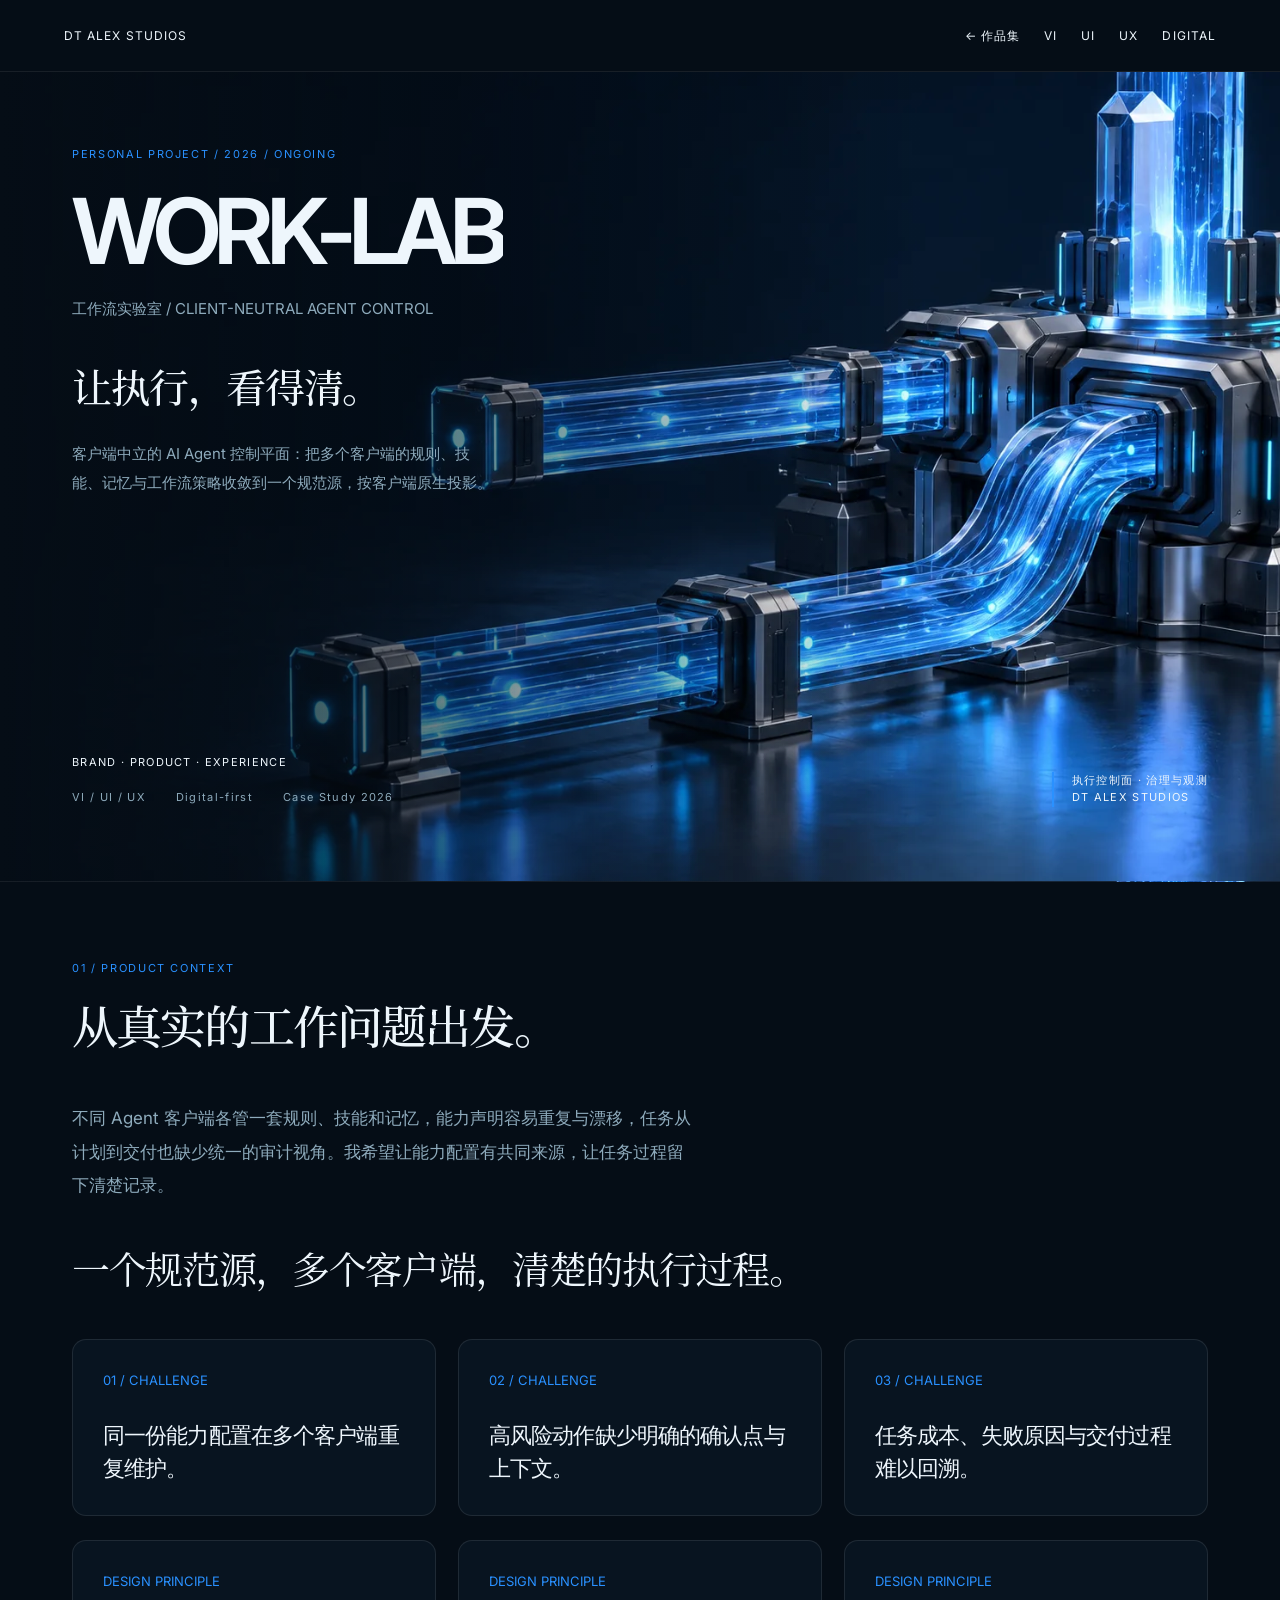
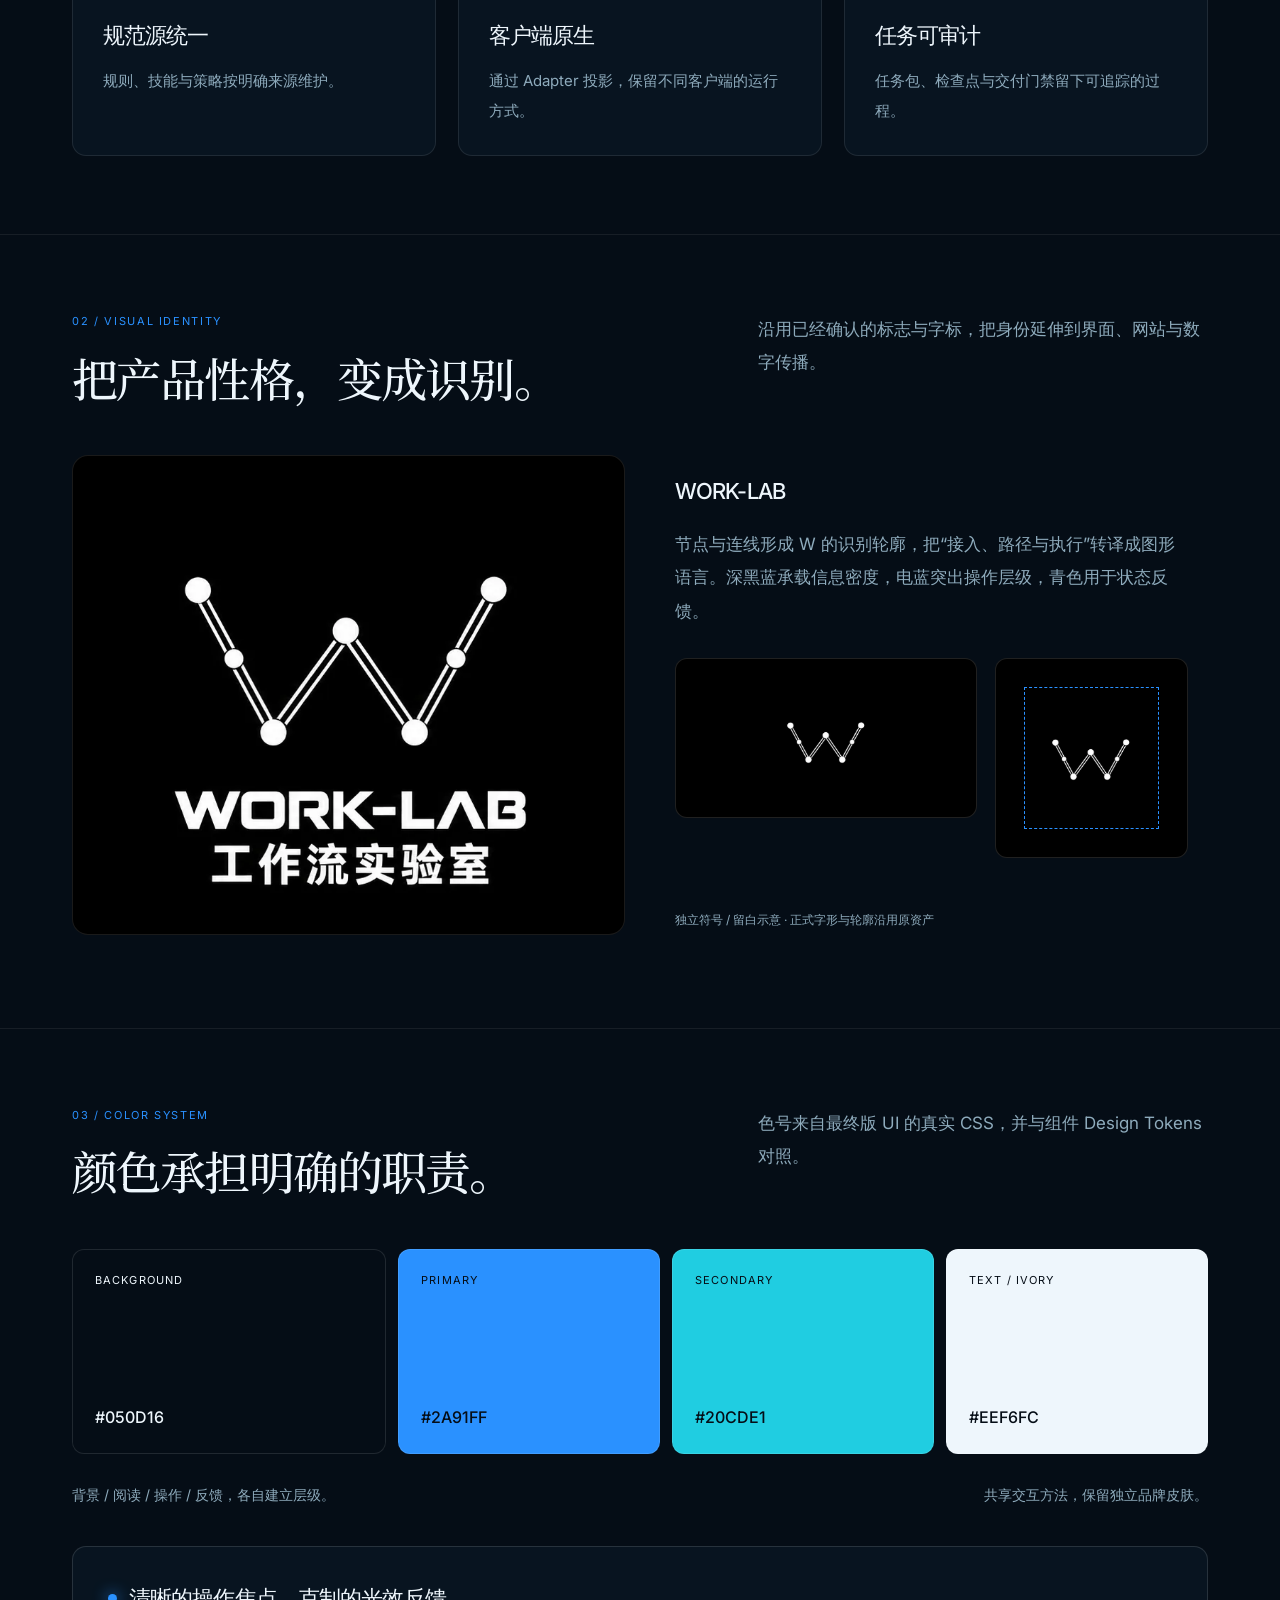
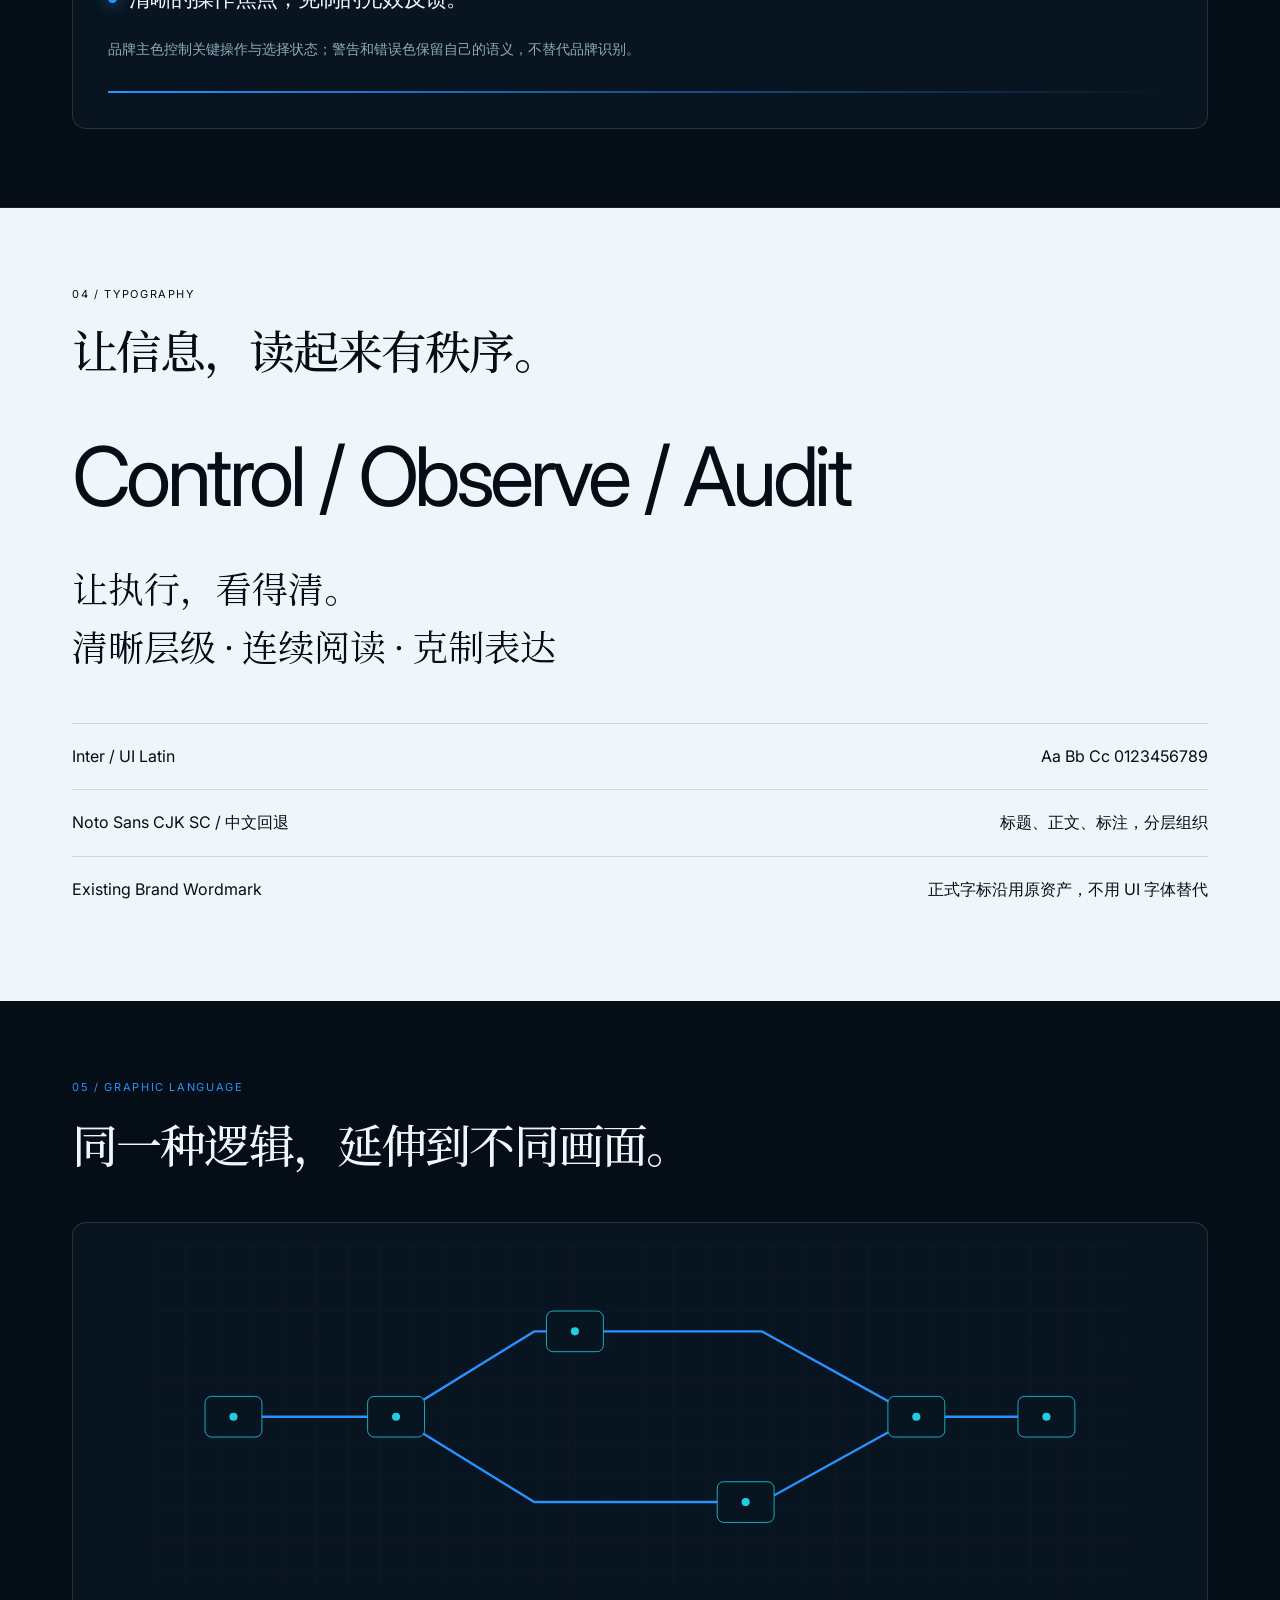
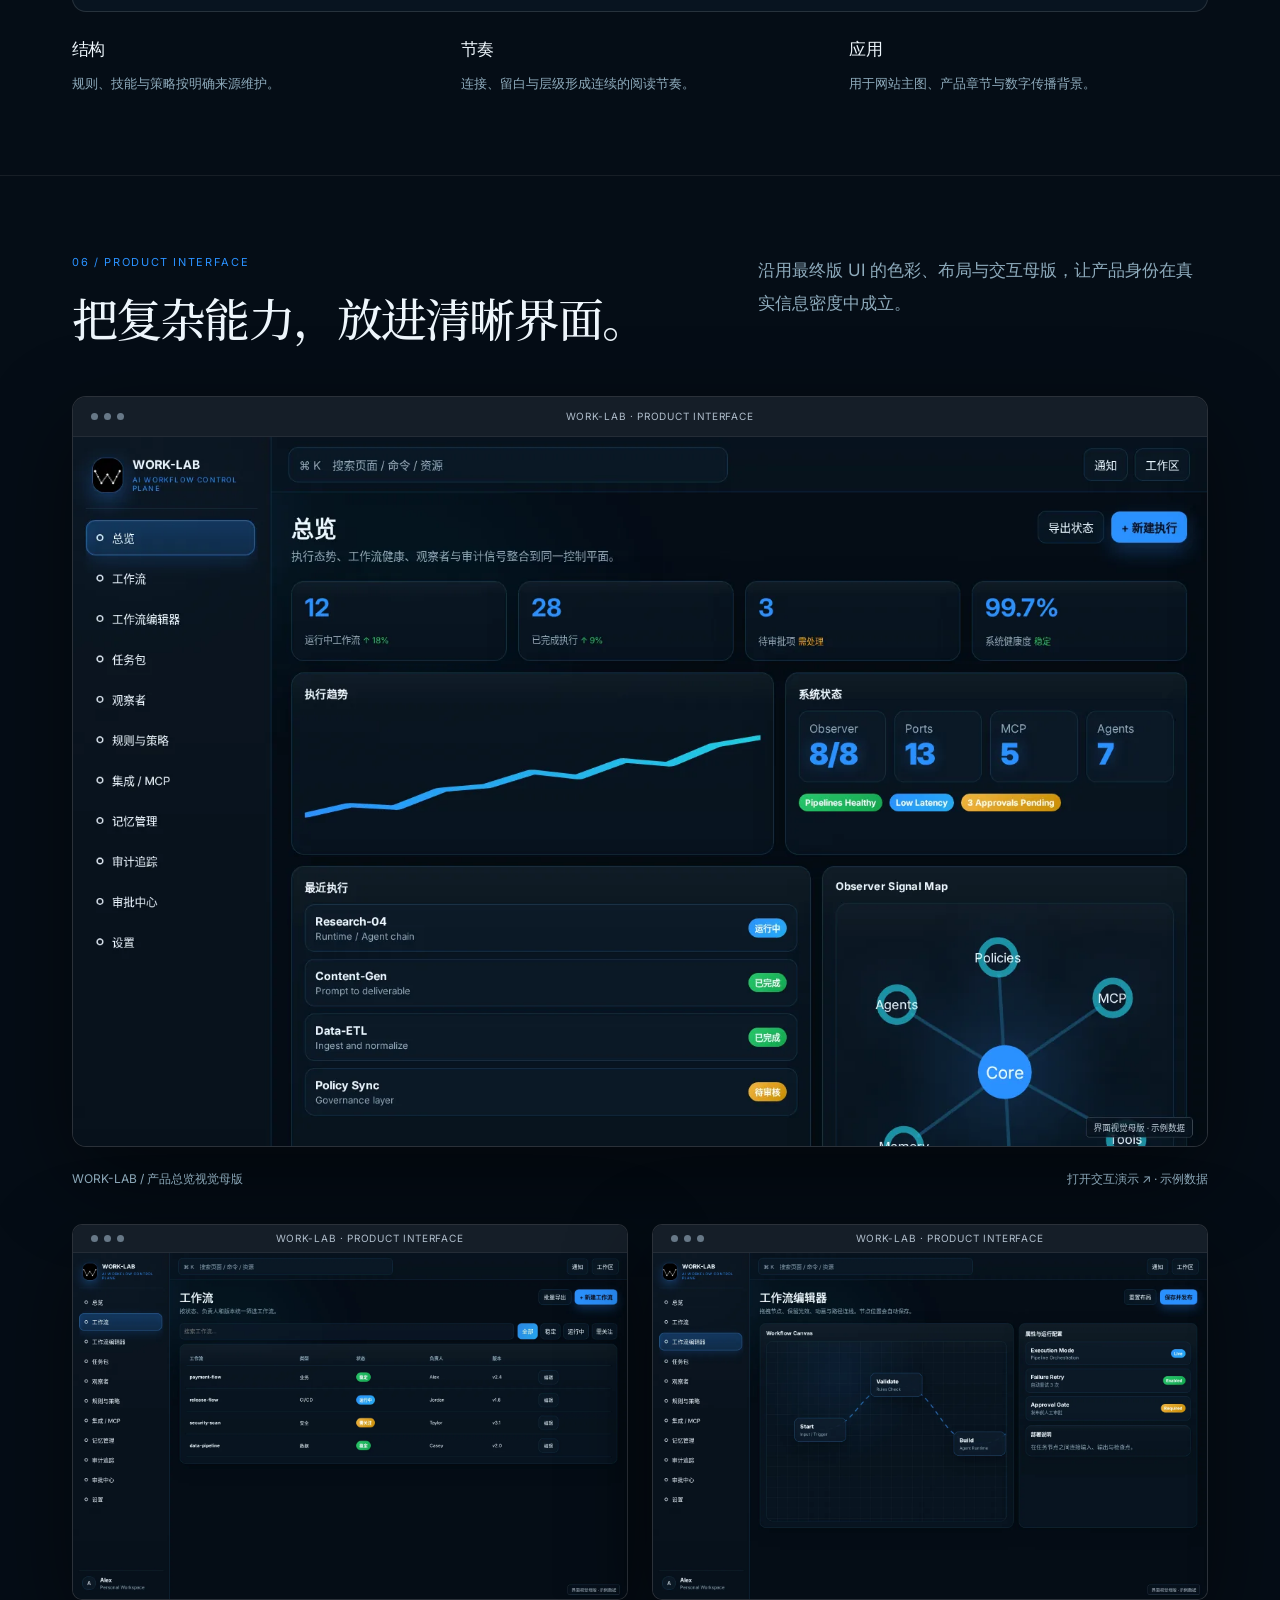
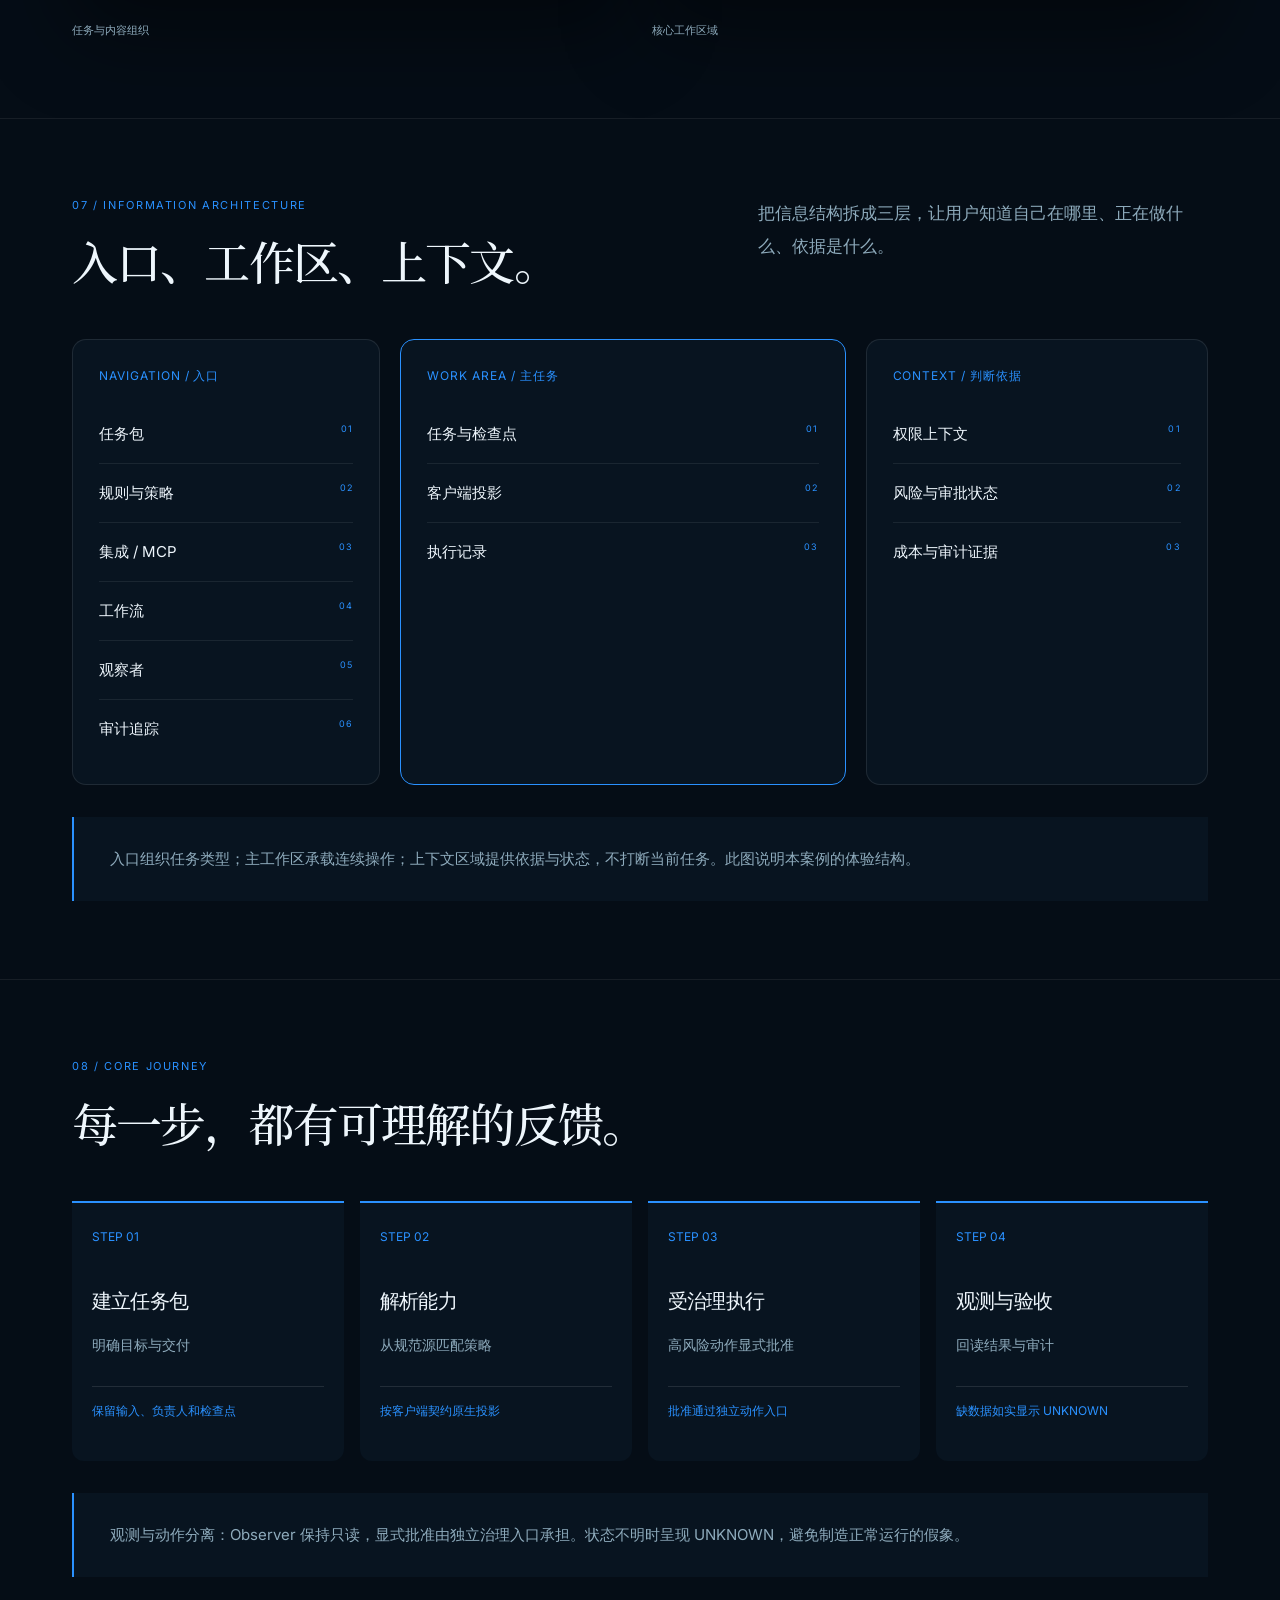
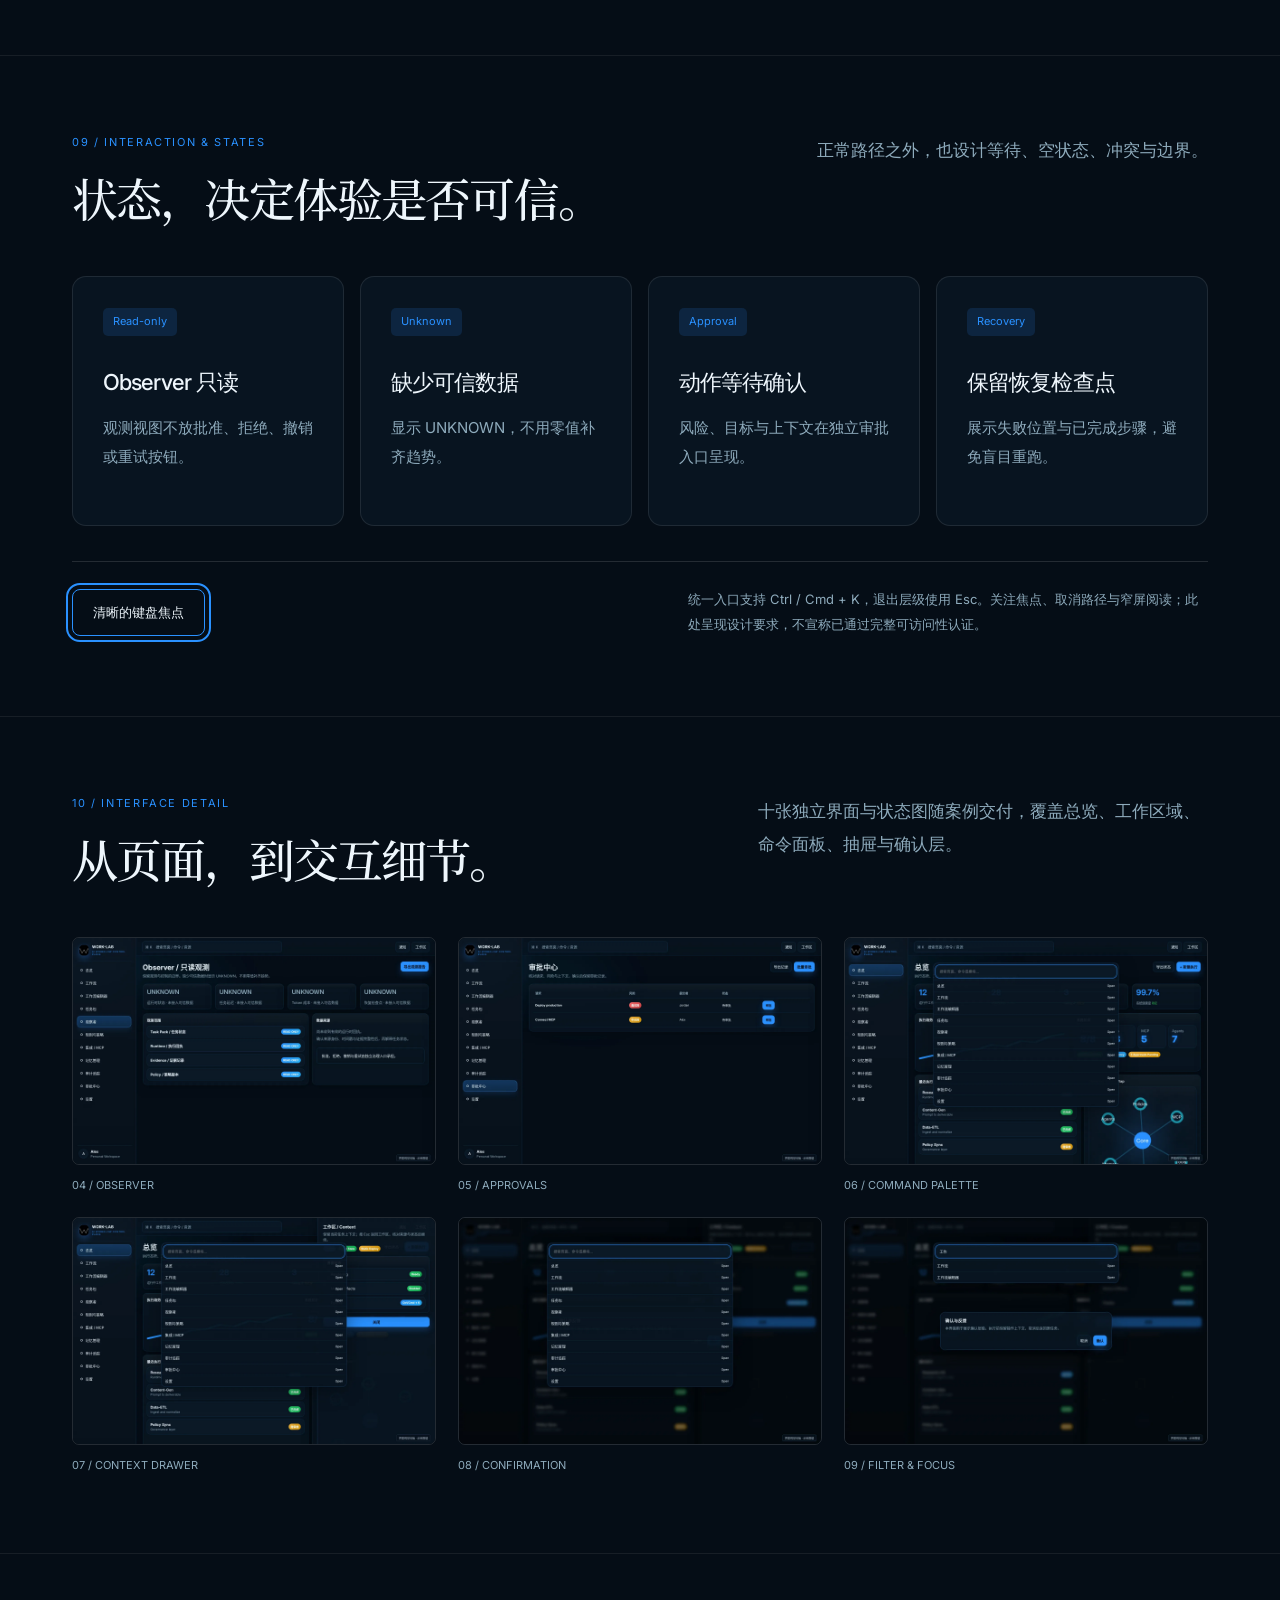
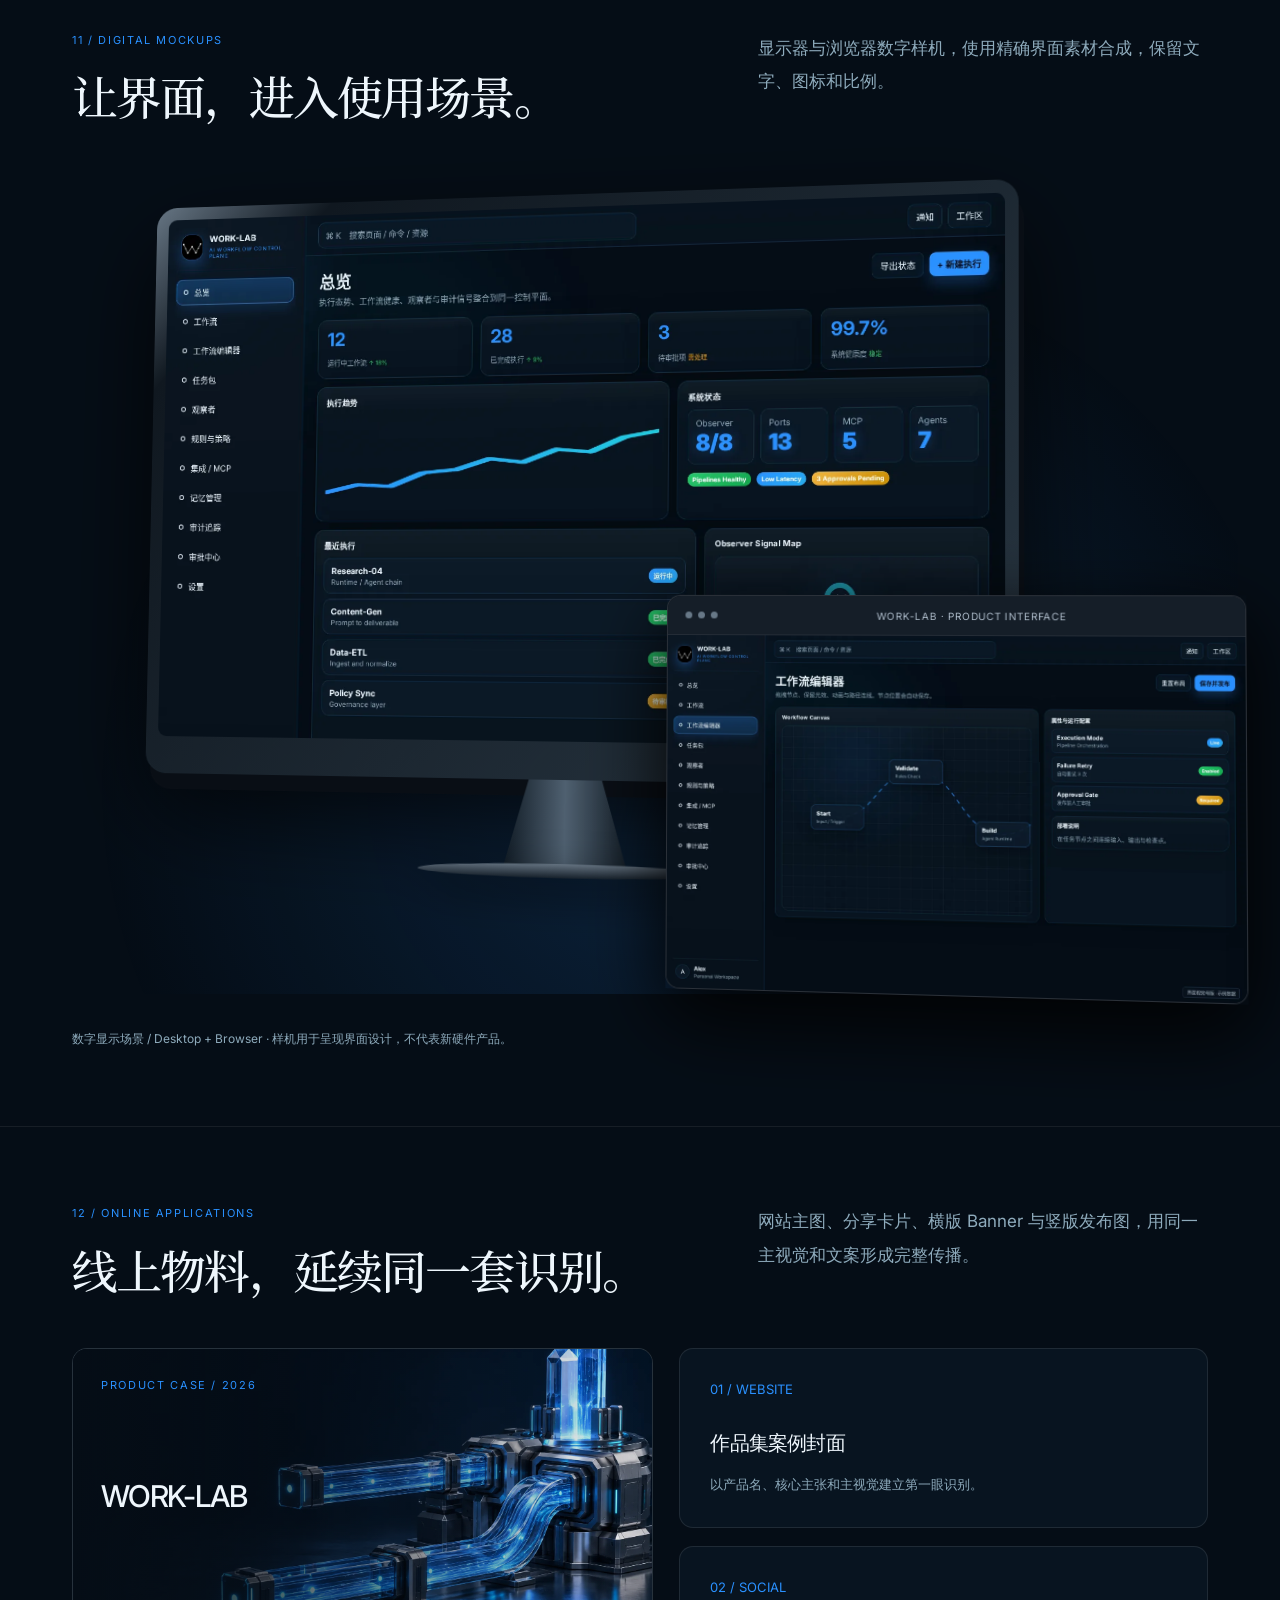
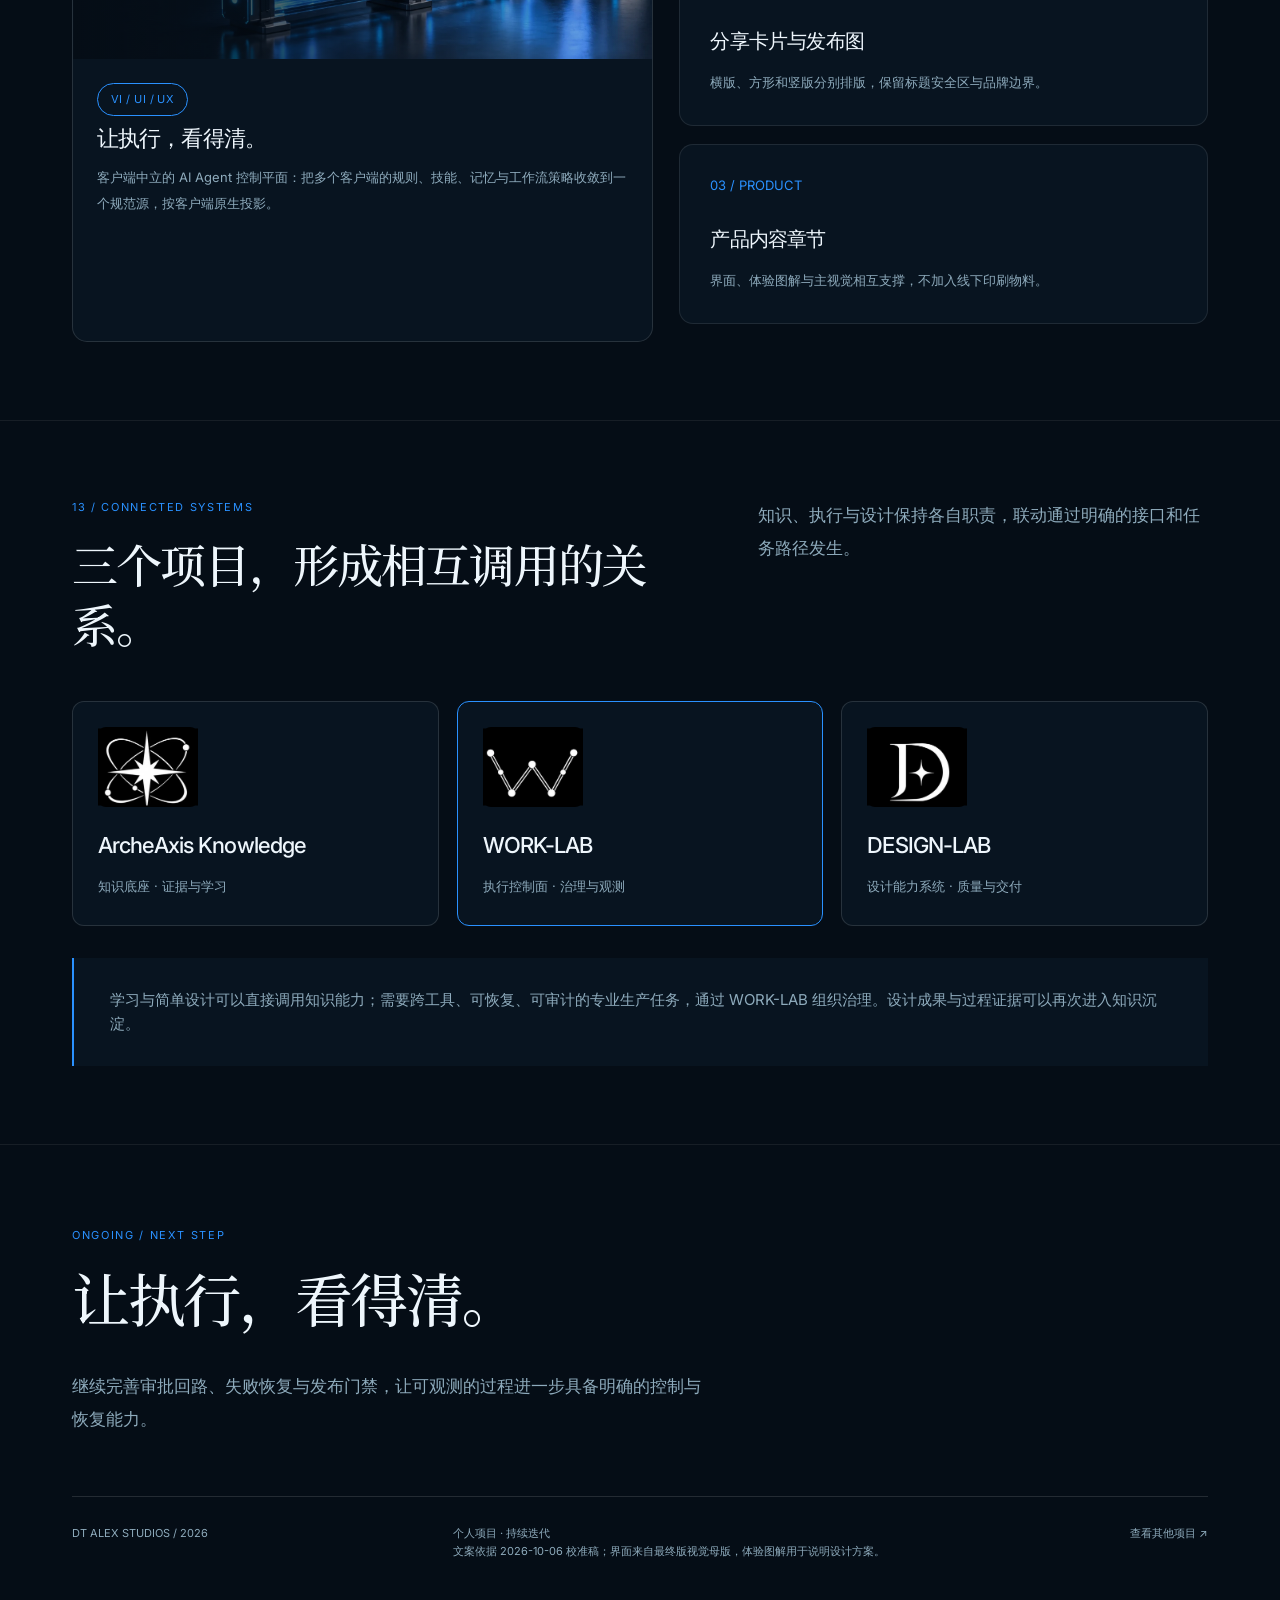
<file: site-unseen/cases/work-lab.html>
<!doctype html><html lang="zh-CN"><head><meta charset="utf-8"><meta name="viewport" content="width=device-width,initial-scale=1"><title>WORK-LAB — 产品案例 / DT ALEX STUDIOS</title><meta name="description" content="客户端中立的 AI Agent 控制平面：把多个客户端的规则、技能、记忆与工作流策略收敛到一个规范源，按客户端原生投影。"><style>
@font-face{font-family:Inter;src:url('assets/fonts/Inter.ttf')}@font-face{font-family:CJK;src:local('PingFang SC'),local('Microsoft YaHei'),local('Noto Sans CJK SC'),local('Noto Sans SC')}
*{box-sizing:border-box}html{scroll-behavior:smooth}body{margin:0;background:var(--bg);color:var(--text);font-family:Inter,CJK,'Segoe UI',sans-serif;line-height:1.6}a{color:inherit;text-decoration:none}button{font:inherit}img{display:block;max-width:100%}h1,h2,h3,p{margin:0}h1,h2,h3{font-weight:500;letter-spacing:-.04em}h2{font-size:46px;line-height:1.3}h3{font-size:22px;line-height:1.5}p{font-size:17px;line-height:1.95;color:var(--muted)}small,.eyebrow{font-size:11px;letter-spacing:.15em;text-transform:uppercase}.eyebrow{color:var(--primary);display:block;margin-bottom:20px}.mono{font-family:Inter,monospace;font-size:12px;letter-spacing:.06em}.muted{color:var(--muted)}
.topbar{height:72px;display:flex;justify-content:space-between;align-items:center;padding:0 64px;border-bottom:1px solid #ffffff13;font-size:12px;letter-spacing:.09em}.topbar a:hover{color:var(--primary)}.topbar .links{display:flex;gap:24px}.page{max-width:1440px;margin:auto}.section{padding:78px 72px;border-bottom:1px solid #ffffff12;position:relative;overflow:hidden}.sec-head{display:flex;justify-content:space-between;gap:60px;margin-bottom:45px;align-items:start}.sec-head .intro{max-width:450px}.sec-no{color:var(--muted);font-size:12px;letter-spacing:.16em}.sec-title{max-width:680px}.body-copy{max-width:620px}.grid2{display:grid;grid-template-columns:repeat(2,minmax(0,1fr));gap:30px}.grid2>*,.grid3>*,.grid4>*{min-width:0}.grid3{display:grid;grid-template-columns:repeat(3,1fr);gap:22px}.grid4{display:grid;grid-template-columns:repeat(4,1fr);gap:16px}.panel{border:1px solid #ffffff18;border-radius:14px;background:var(--surface);padding:30px}.panel .num{display:block;color:var(--primary);font-size:13px;margin-bottom:28px}.panel p{font-size:15px;margin-top:14px}.rule{height:1px;background:#ffffff20;margin:30px 0}.chip{display:inline-block;border:1px solid #ffffff25;border-radius:30px;padding:7px 13px;margin:0 5px 6px 0;font-size:11px;letter-spacing:.04em}.badge{color:var(--primary);border-color:var(--primary)}
.hero{height:810px;padding:74px 72px;background-image:linear-gradient(90deg,var(--bg) 0%,transparent 72%),var(--hero);background-size:cover;background-position:center;display:flex;flex-direction:column;justify-content:space-between}.hero-name{font-size:91px;font-weight:650;letter-spacing:-.07em;line-height:1.05;max-width:950px}.hero-cn{font-size:15px;color:var(--muted);margin-top:18px}.hero-headline{font-size:40px;letter-spacing:-.035em;max-width:580px;margin-top:40px;line-height:1.4}.hero-summary{font-size:15px;max-width:425px;margin-top:22px}.hero-bottom{display:flex;justify-content:space-between;align-items:end;gap:40px}.hero-bottom div{font-size:11px;letter-spacing:.12em}.hero-stamp{border-left:2px solid var(--primary);padding-left:18px}.case-meta{display:flex;gap:30px;margin-top:18px;color:var(--muted);font-size:12px}
.bigquote{font-size:38px;line-height:1.5;letter-spacing:-.035em;max-width:880px;margin:40px 0;color:var(--text)}.brand-board{background:#000;border:1px solid #ffffff1a;border-radius:16px;padding:25px;height:480px;display:flex;align-items:center;justify-content:center}.brand-full{width:440px;max-width:100%;max-height:440px}.brand-mark{width:110px;height:100px}.brand-mark .brand-full{width:100%;height:100%}.brand-explainer{display:flex;flex-direction:column;justify-content:center;padding:20px}.brand-caption{font-size:12px;margin-top:22px;color:var(--muted)}.mark-row{display:flex;gap:18px;margin:30px 0}.mark-tile{height:160px;flex:1;background:#000;display:flex;align-items:center;justify-content:center;border-radius:12px;border:1px solid #ffffff20}.mark-tile svg{width:85px;height:85px}.clearspace{padding:28px;background:#000;display:flex;justify-content:center;border:1px solid #ffffff20;border-radius:12px}.clearspace>div{border:1px dashed var(--primary);padding:24px}.clearspace svg{width:85px;height:85px}.palette-grid{display:grid;grid-template-columns:1.2fr 1fr 1fr 1fr;gap:12px}.swatch{height:205px;border-radius:12px;border:1px solid #ffffff1c;padding:22px;display:flex;flex-direction:column;justify-content:space-between}.swatch label{font-size:11px;letter-spacing:.1em}.swatch b{font-size:16px;font-weight:500}.palette-detail{margin-top:30px;display:flex;justify-content:space-between;gap:40px;font-size:14px;color:var(--muted)}.sample{margin-top:40px;border:1px solid #ffffff20;background:var(--surface);padding:35px;border-radius:14px}.sample-top{display:flex;gap:12px;align-items:center}.dot{height:9px;width:9px;border-radius:50%;background:var(--primary);box-shadow:0 0 15px var(--primary)}.sample p{font-size:14px}.sample-line{margin-top:28px;height:2px;background:linear-gradient(90deg,var(--primary),transparent)}
.light{background:var(--text);color:var(--bg)}.light p,.light .muted{color:#58616a}.light .eyebrow{color:var(--bg)}.type-display{font-size:82px;line-height:1.2;letter-spacing:-.055em;margin:36px 0}.type-chinese{font-size:36px;line-height:1.6;margin-bottom:45px}.type-line{display:flex;justify-content:space-between;gap:30px;padding:20px 0;border-top:1px solid #00000020;font-size:16px}.browser{border:1px solid #ffffff25;border-radius:14px;overflow:hidden;box-shadow:0 30px 90px #0007;background:#070e17}.browser-bar{height:40px;display:flex;align-items:center;padding:0 18px;gap:6px;background:#151e28;border-bottom:1px solid #ffffff10}.browser-bar i{width:7px;height:7px;border-radius:50%;background:#677887}.browser-bar span{margin:auto;font-size:10px;color:#afbdcb;letter-spacing:.07em}.browser img{width:100%}.caption{display:flex;justify-content:space-between;gap:35px;margin-top:22px;font-size:12px;color:var(--muted)}.ui-pair{display:grid;grid-template-columns:1fr 1fr;gap:24px;margin-top:36px}.ui-pair .browser{border-radius:10px}.ui-pair .browser-bar{height:28px}.ui-pair .caption{font-size:11px}
.architecture{display:grid;grid-template-columns:.9fr 1.3fr 1fr;gap:20px;margin-top:35px}.architecture .panel{padding:26px}.architecture .panel:nth-child(2){border-color:var(--primary)}.list-item{padding:17px 0;border-bottom:1px solid #ffffff13;font-size:15px;display:flex;justify-content:space-between;gap:10px}.list-item:last-child{border-bottom:none}.list-item small{color:var(--primary);font-size:9px}.arch-label{font-size:12px;letter-spacing:.08em;color:var(--primary);margin-bottom:20px}.journey{margin-top:40px}.journey .step{border-top:2px solid var(--primary);padding:24px 20px;background:var(--surface);min-height:260px;border-radius:0 0 12px 12px}.step .num{font-size:12px;color:var(--primary);margin-bottom:40px}.step h3{font-size:20px;margin-bottom:15px}.step p{font-size:14px}.feedback{font-size:12px;color:var(--primary);margin-top:28px;border-top:1px solid #ffffff1b;padding-top:14px}.journey-note{padding:30px 36px;border-left:2px solid var(--primary);background:var(--surface);margin-top:32px;font-size:15px;color:var(--muted)}.state-grid .panel{min-height:250px}.state-label{display:inline-block;background:color-mix(in srgb,var(--primary) 14%,transparent);color:var(--primary);padding:5px 10px;border-radius:5px;font-size:11px;margin-bottom:30px}.focus-spec{display:flex;gap:40px;align-items:center;justify-content:space-between;border-top:1px solid #ffffff20;margin-top:35px;padding-top:25px}.focus-btn{padding:12px 20px;border:1px solid var(--primary);outline:2px solid var(--primary);outline-offset:4px;border-radius:8px;font-size:13px}.focus-spec p{font-size:13px;max-width:520px}
.screenwall{display:grid;grid-template-columns:repeat(3,1fr);gap:22px}.screenwall figure{margin:0}.screenwall img{border:1px solid #ffffff20;border-radius:7px}.screenwall figcaption{font-size:11px;color:var(--muted);margin-top:12px}.mockup-stage{height:820px;position:relative;perspective:2000px;background:radial-gradient(ellipse at 55% 75%,color-mix(in srgb,var(--primary) 17%,transparent),transparent 65%);margin:20px -30px 0}.monitor{position:absolute;left:7%;top:2%;width:74%;background:linear-gradient(135deg,#667583,#101820 13%,#283642);padding:13px 13px 38px;border-radius:22px;box-shadow:5px 16px 0 #090e15,0 40px 100px #000b;transform:rotateY(-10deg) rotateX(3deg)}.monitor .screen{border-radius:9px;overflow:hidden;background:var(--bg)}.monitor .screen img{width:100%}.monitor:after{content:'';position:absolute;width:14%;height:85px;background:linear-gradient(90deg,#121d27,#4f6070,#17222c);left:43%;top:100%;z-index:-1;clip-path:polygon(20% 0,80% 0,100% 100%,0 100%)}.monitor .foot{position:absolute;height:14px;width:34%;background:linear-gradient(180deg,#647280,#17212b);bottom:-97px;left:33%;border-radius:50%;box-shadow:0 15px 40px #0009}.floating-browser{position:absolute;width:48%;right:0;bottom:0;transform:rotateY(-8deg) rotateX(2deg);box-shadow:0 25px 70px #000b}.mockup-note{font-size:12px;color:var(--muted);margin-top:35px}
.graphic-canvas{height:390px;border:1px solid #ffffff20;border-radius:14px;background:var(--surface);position:relative;overflow:hidden;display:flex;align-items:center;justify-content:center}.graphic-canvas svg{width:88%;height:88%}.graphic-copy{margin-top:25px;display:grid;grid-template-columns:repeat(3,1fr);gap:30px}.graphic-copy p{font-size:13px}.graphic-copy h3{font-size:17px;margin-bottom:9px}.digital-grid{display:grid;grid-template-columns:1.1fr 1fr;gap:26px}.share-card{background:var(--surface);border:1px solid #ffffff20;border-radius:15px;overflow:hidden}.share-cover{height:310px;background-image:linear-gradient(90deg,var(--bg),transparent),var(--hero);background-size:cover;background-position:center;padding:28px}.share-cover h3{font-size:30px;margin-top:80px}.share-content{padding:24px}.share-content p{font-size:13px;margin-top:10px}.digital-spec{display:flex;flex-direction:column;justify-content:space-between}.digital-spec .panel{margin-bottom:18px}.digital-spec h3{font-size:20px}.digital-spec p{font-size:13px}.relation-grid{display:grid;grid-template-columns:repeat(3,1fr);gap:18px;margin-top:38px}.relation-card{padding:25px;border:1px solid #ffffff20;background:var(--surface);border-radius:12px}.relation-card.active{border-color:var(--primary)}.relation-card .brand-mark{height:80px;width:100px;background:#000;border-radius:8px;margin-bottom:22px}.relation-card h3{font-size:22px}.relation-card p{font-size:13px;margin-top:12px}.closing{padding:82px 72px}.closing h2{font-size:58px}.closing p{max-width:630px;margin-top:30px}.closing-bottom{display:flex;justify-content:space-between;gap:40px;margin-top:60px;padding-top:28px;border-top:1px solid #ffffff20;font-size:11px;color:var(--muted)}
.promo{position:relative;width:1920px;height:1080px;padding:100px;background-image:linear-gradient(90deg,var(--bg) 0%,color-mix(in srgb,var(--bg) 86%,transparent) 44%,transparent 100%),var(--hero);background-size:cover;background-position:center;overflow:hidden}.promo h1{font-size:120px;letter-spacing:-.055em;line-height:1.05;max-width:1200px}.promo h2{font-size:56px;margin-top:45px}.promo p{color:var(--text);font-size:23px;max-width:610px;margin-top:32px}.promo .eyebrow{font-size:16px;margin-bottom:45px}.promo-foot{position:absolute;left:100px;right:100px;bottom:72px;display:flex;justify-content:space-between;align-items:end;border-top:1px solid #ffffff30;padding-top:25px;font-size:15px;letter-spacing:.08em}.promo.square{width:1080px;height:1080px;padding:68px;background-position:65% center}.square h1{font-size:84px;max-width:950px}.square h2{font-size:44px}.square p{font-size:19px;max-width:600px}.square .promo-foot{left:68px;right:68px;bottom:50px}.promo.vertical{width:1080px;height:1920px;padding:78px;background-size:auto 1250px;background-position:70% 100%;background-repeat:no-repeat}.vertical h1{font-size:82px}.vertical h2{font-size:57px;max-width:740px}.vertical p{font-size:23px;max-width:730px}.vertical .promo-foot{left:78px;right:78px;bottom:70px}.vertical .mini-screen{position:absolute;left:78px;right:78px;top:710px;transform:rotate(-3deg);box-shadow:0 40px 90px #000a}.vertical .mini-screen .browser-bar{height:32px}.promo .brand-mark{width:130px;height:130px;position:absolute;right:90px;top:90px;background:#000;border-radius:10px}.home-grid{display:grid;grid-template-columns:repeat(3,1fr);gap:24px}.home-card{border:1px solid #ffffff25;overflow:hidden;border-radius:16px;background:#0b1520}.home-card img{height:240px;width:100%;object-fit:cover}.home-card div{padding:30px}.home-card h2{font-size:28px}.home-card p{font-size:14px;margin:15px 0}.home-card a{color:#7dc9ff;font-size:13px}
@media(max-width:800px){.topbar{padding:0 22px;height:60px}.topbar .links{gap:12px;font-size:10px}.section,.closing{padding:48px 24px}.hero{height:760px;padding:44px 24px;background-position:65% center}.hero-name{font-size:clamp(42px,12vw,58px)}.hero-headline{font-size:30px;max-width:330px}.hero-summary{font-size:14px;max-width:310px}.hero-bottom{gap:16px}.case-meta{gap:14px;font-size:10px}.sec-head{display:block;margin-bottom:30px}.sec-head .intro{margin-top:22px}h2{font-size:32px}.grid2,.grid3,.architecture,.digital-grid,.home-grid{grid-template-columns:1fr}.grid4,.palette-grid{grid-template-columns:1fr 1fr}.panel{padding:23px}.bigquote{font-size:27px}.brand-board{height:380px}.brand-explainer{padding:20px 0}.brand-full{width:350px;max-width:100%}.clearspace{padding:18px}.clearspace>div{padding:18px}.type-display{font-size:48px}.type-chinese{font-size:28px}.type-line{font-size:12px;gap:15px}.ui-pair{grid-template-columns:1fr}.browser-bar{height:28px}.caption{font-size:10px;gap:15px}.journey .step{min-height:250px}.state-grid .panel{min-height:250px}.focus-spec{flex-direction:column;align-items:start}.screenwall{grid-template-columns:1fr 1fr;gap:14px}.mockup-stage{height:340px;margin:0 -10px}.monitor{left:0;top:5%;width:95%;padding:6px 6px 20px;border-radius:12px;transform:none}.monitor:after{height:40px}.monitor .foot{bottom:-47px}.floating-browser{width:60%;bottom:5%;transform:none}.mockup-note{margin-top:15px}.graphic-canvas{height:280px}.graphic-copy{grid-template-columns:1fr}.relation-grid{grid-template-columns:1fr}.closing h2{font-size:39px}.closing-bottom{flex-direction:column;gap:18px}.palette-detail{flex-direction:column;gap:12px}.swatch{height:180px}.hero-stamp{font-size:10px!important}.relation-card .brand-mark{height:70px}.body-copy p{font-size:15px}}
@media(prefers-reduced-motion:reduce){html{scroll-behavior:auto}}
</style><style id="case-motion">
/* 揭示单元：进场前压在下半个身位，进场只做 transform + opacity。
   前提用 :where() 包起来，特异度归零——不然 html.cm-js [data-cm].cm-in 是 (0,0,3,1)，
   会把后面的 .home-card:hover (0,0,2,0) 整个压死：卡片抬升写了却永远不生效。
   降级成 (0,0,2,0) 之后与 hover 打平，靠"后者胜"让 hover 赢。
   :where() 万一不被支持，整条规则作废，结果是"不隐藏"，也是安全方向。 */
:where(html.cm-js) [data-cm]{opacity:0;transform:translateY(26px);
 transition:opacity .72s cubic-bezier(.16,.84,.24,1) var(--cm-d,0ms),
            transform .84s cubic-bezier(.16,.84,.24,1) var(--cm-d,0ms)}
:where(html.cm-js) [data-cm].cm-in{opacity:1;transform:translateY(0)}
/* 主标题逐词遮罩：与主站 .mask span 同一手法。
   padding-bottom/margin-bottom 抵消，让降部（Knowledge 的 g）不被 overflow 裁掉，
   同时行盒高度一步不让。 */
.cm-mask{display:inline-block;overflow:hidden;vertical-align:bottom;
 padding-bottom:.16em;margin-bottom:-.16em}
.cm-word{display:inline-block;transform:translateY(115%);
 transition:transform .9s cubic-bezier(.16,.84,.24,1) var(--cm-d,0ms)}
.cm-word.cm-in{transform:translateY(0)}
/* 顶部滚动进度条：scaleX 走合成层，不触发布局 */
.cm-rail{position:fixed;left:0;top:0;width:100%;height:2px;z-index:60;
 background:var(--primary);transform:scaleX(0);transform-origin:0 50%;
 pointer-events:none;opacity:.85}
/* 悬停：卡片抬起 + 画面在框内推近（截图没有视频，推近就是它的"动起来"）。
   transition 必须在这里一次写全：卡片同时是揭示单元，两条 transition 规则打平特异度，
   后写的这份要同时覆盖 opacity（进场）和 transform（进场 + 悬停），否则漏掉一个通道。 */
.home-card,.browser{transition:opacity .72s cubic-bezier(.16,.84,.24,1) var(--cm-d,0ms),
                    transform .62s cubic-bezier(.16,.84,.24,1)}
.home-card img{transition:transform .9s cubic-bezier(.16,.84,.24,1)}
.home-card:hover{transform:translateY(-6px)}
.home-card:hover img{transform:scale(1.05)}
.browser:hover{transform:translateY(-4px)}
@media(prefers-reduced-motion:reduce){
 html.cm-js [data-cm]{opacity:1;transform:none;transition:none}
 .cm-word{transform:none;transition:none}
 .home-card,.browser,.home-card img{transition:none}
 .home-card:hover,.home-card:hover img,.browser:hover{transform:none}
}
</style>
<style id="case-type">
@font-face {
  font-family: "Noto Serif SC Display";
  font-style: normal;
  font-weight: 200 900;
  font-display: swap;
  src: url("assets/fonts/noto-serif-sc-display.woff2") format("woff2");
  unicode-range: U+3001-3002, U+300C-300D, U+4E00, U+4E09-4E0B, U+4E0D-4E0E, U+4E2A, U+4E3A-4E3B, U+4E48-4E49, U+4E86, U+4E92, U+4EA4, U+4EA7, U+4EBA, U+4EC0, U+4ECD-4ECE, U+4ED8, U+4EE3, U+4EE5, U+4EF6, U+4EFB, U+4F1A, U+4F38, U+4F46, U+4F53, U+4F55, U+4F5C, U+4F60, U+4F7F, U+4F9D, U+4FDD, U+4FE1, U+505A, U+513F, U+5148-5149, U+514B, U+5165, U+5168, U+516C, U+5173, U+5177, U+518D, U+5199, U+51B3, U+51FA, U+5206-5207, U+5212, U+5219, U+5224, U+522B, U+5230, U+5236-5237, U+5269, U+529B, U+52A8, U+5316, U+533A, U+5370, U+53CD, U+53D1, U+53D8, U+53E3, U+53EA, U+53EF, U+53F7, U+540C, U+540E, U+5411, U+5426, U+542C, U+5473, U+548C, U+54C1, U+56DE, U+56FE, U+5728, U+5730, U+573A, U+5750, U+5757, U+57CE, U+5899, U+590D, U+591A, U+591C, U+5957, U+597D, U+5982, U+59CB, U+5B57-5B58, U+5B83, U+5B9A, U+5B9E, U+5BA2, U+5BA4, U+5BB9, U+5BFC, U+5C01, U+5C0F, U+5C31, U+5C3A, U+5C42, U+5C4F, U+5DE5, U+5DEE, U+5DF1, U+5E02-5E03, U+5E26-5E27, U+5E55, U+5E73, U+5E8F, U+5E94, U+5EA6, U+5ECA, U+5EF6, U+5F00, U+5F15, U+5F62, U+5F84-5F85, U+5F97, U+5FAA, U+5FC5, U+5FF5, U+6001, U+6015, U+6027, U+606F, U+611F, U+6210-6211, U+6216, U+6237, U+6240, U+624D, U+6267, U+627F, U+628A, U+6298, U+62C5, U+62CD, U+62E9, U+6301, U+6362, U+636E, U+63D2, U+6491, U+652F, U+653E, U+6587, U+6599, U+65AD, U+65BD, U+65E0, U+65E2, U+65E6, U+65E9, U+65F6, U+660E, U+6613, U+661F, U+662F, U+666F-6670, U+66F4, U+6700, U+6709, U+671F, U+6742, U+6750, U+675F, U+6761, U+6765, U+679C, U+67B6, U+67D3, U+67E5, U+6807, U+6837-6838, U+683C, U+6848, U+6863, U+690D, U+695A, U+6982, U+6B21, U+6B65, U+6BB5, U+6BCF, U+6C11, U+6C14, U+6C50, U+6D3B, U+6D41, U+6E05, U+6E32, U+6E90, U+6ED1, U+6F6E, U+70AB, U+7167, U+7247, U+724C, U+7269, U+72B6, U+73AF, U+7406, U+751F, U+7528, U+7531, U+753B, U+754C, U+7559, U+767D, U+7684, U+76EE, U+76F8, U+770B, U+771F, U+7740, U+77E5, U+7814, U+786E, U+79CD, U+79E9, U+7A0B, U+7A76, U+7ACB, U+7AEF, U+7B49, U+7BB1, U+7C7B, U+7CBE, U+7CFB, U+7D20, U+7D22, U+7EA2, U+7EA6-7EA7, U+7EB3, U+7EBF, U+7EC6, U+7ED3, U+7ED9, U+7EDF, U+7EED, U+7F16, U+800C, U+804C, U+8054, U+80FD, U+81EA, U+8272, U+8282, U+8303, U+843D, U+884C, U+8857, U+8865, U+8868, U+88AB, U+88C2, U+8981, U+89C4, U+89C6, U+89C9, U+89E3, U+8A00, U+8BA1, U+8BA9, U+8BB0, U+8BBA, U+8BBE, U+8BC1, U+8BC6, U+8BE5, U+8BED, U+8BEF, U+8BFB, U+8C03, U+8C08, U+8D23, U+8D27-8D28, U+8D34, U+8D70, U+8D77, U+8D8A, U+8DEF, U+8F91, U+8F93, U+8FBE, U+8FC7, U+8FD0, U+8FD8-8FD9, U+8FDB, U+8FDE, U+8FED, U+9009, U+903B, U+90AE, U+90E8, U+90FD, U+91CD, U+91CF, U+952E, U+95EE, U+9605, U+9636, U+9650, U+96BE, U+9759, U+9762, U+9875, U+9879, U+987B, U+9898, U+989C, U+9988, U+9A8C, U+9A97, U+9AA4, U+FF0C, U+FF1B;
}
@font-face {
  font-family: "Noto Serif SC Display";
  font-style: italic;
  font-weight: 200 900;
  font-display: swap;
  src: url("assets/fonts/noto-serif-sc-display.woff2") format("woff2");
  unicode-range: U+3001-3002, U+300C-300D, U+4E00, U+4E09-4E0B, U+4E0D-4E0E, U+4E2A, U+4E3A-4E3B, U+4E48-4E49, U+4E86, U+4E92, U+4EA4, U+4EA7, U+4EBA, U+4EC0, U+4ECD-4ECE, U+4ED8, U+4EE3, U+4EE5, U+4EF6, U+4EFB, U+4F1A, U+4F38, U+4F46, U+4F53, U+4F55, U+4F5C, U+4F60, U+4F7F, U+4F9D, U+4FDD, U+4FE1, U+505A, U+513F, U+5148-5149, U+514B, U+5165, U+5168, U+516C, U+5173, U+5177, U+518D, U+5199, U+51B3, U+51FA, U+5206-5207, U+5212, U+5219, U+5224, U+522B, U+5230, U+5236-5237, U+5269, U+529B, U+52A8, U+5316, U+533A, U+5370, U+53CD, U+53D1, U+53D8, U+53E3, U+53EA, U+53EF, U+53F7, U+540C, U+540E, U+5411, U+5426, U+542C, U+5473, U+548C, U+54C1, U+56DE, U+56FE, U+5728, U+5730, U+573A, U+5750, U+5757, U+57CE, U+5899, U+590D, U+591A, U+591C, U+5957, U+597D, U+5982, U+59CB, U+5B57-5B58, U+5B83, U+5B9A, U+5B9E, U+5BA2, U+5BA4, U+5BB9, U+5BFC, U+5C01, U+5C0F, U+5C31, U+5C3A, U+5C42, U+5C4F, U+5DE5, U+5DEE, U+5DF1, U+5E02-5E03, U+5E26-5E27, U+5E55, U+5E73, U+5E8F, U+5E94, U+5EA6, U+5ECA, U+5EF6, U+5F00, U+5F15, U+5F62, U+5F84-5F85, U+5F97, U+5FAA, U+5FC5, U+5FF5, U+6001, U+6015, U+6027, U+606F, U+611F, U+6210-6211, U+6216, U+6237, U+6240, U+624D, U+6267, U+627F, U+628A, U+6298, U+62C5, U+62CD, U+62E9, U+6301, U+6362, U+636E, U+63D2, U+6491, U+652F, U+653E, U+6587, U+6599, U+65AD, U+65BD, U+65E0, U+65E2, U+65E6, U+65E9, U+65F6, U+660E, U+6613, U+661F, U+662F, U+666F-6670, U+66F4, U+6700, U+6709, U+671F, U+6742, U+6750, U+675F, U+6761, U+6765, U+679C, U+67B6, U+67D3, U+67E5, U+6807, U+6837-6838, U+683C, U+6848, U+6863, U+690D, U+695A, U+6982, U+6B21, U+6B65, U+6BB5, U+6BCF, U+6C11, U+6C14, U+6C50, U+6D3B, U+6D41, U+6E05, U+6E32, U+6E90, U+6ED1, U+6F6E, U+70AB, U+7167, U+7247, U+724C, U+7269, U+72B6, U+73AF, U+7406, U+751F, U+7528, U+7531, U+753B, U+754C, U+7559, U+767D, U+7684, U+76EE, U+76F8, U+770B, U+771F, U+7740, U+77E5, U+7814, U+786E, U+79CD, U+79E9, U+7A0B, U+7A76, U+7ACB, U+7AEF, U+7B49, U+7BB1, U+7C7B, U+7CBE, U+7CFB, U+7D20, U+7D22, U+7EA2, U+7EA6-7EA7, U+7EB3, U+7EBF, U+7EC6, U+7ED3, U+7ED9, U+7EDF, U+7EED, U+7F16, U+800C, U+804C, U+8054, U+80FD, U+81EA, U+8272, U+8282, U+8303, U+843D, U+884C, U+8857, U+8865, U+8868, U+88AB, U+88C2, U+8981, U+89C4, U+89C6, U+89C9, U+89E3, U+8A00, U+8BA1, U+8BA9, U+8BB0, U+8BBA, U+8BBE, U+8BC1, U+8BC6, U+8BE5, U+8BED, U+8BEF, U+8BFB, U+8C03, U+8C08, U+8D23, U+8D27-8D28, U+8D34, U+8D70, U+8D77, U+8D8A, U+8DEF, U+8F91, U+8F93, U+8FBE, U+8FC7, U+8FD0, U+8FD8-8FD9, U+8FDB, U+8FDE, U+8FED, U+9009, U+903B, U+90AE, U+90E8, U+90FD, U+91CD, U+91CF, U+952E, U+95EE, U+9605, U+9636, U+9650, U+96BE, U+9759, U+9762, U+9875, U+9879, U+987B, U+9898, U+989C, U+9988, U+9A8C, U+9A97, U+9AA4, U+FF0C, U+FF1B;
}
/* 只有作品集自述的大字换成作品集的中文展示字面。
   拉丁产品字标（.hero-name 的 ArcheAxis Knowledge）不受影响：
   子集的 unicode-range 全在 U+3001 以上、不含任何拉丁码位，
   浏览器对拉丁字符直接跳过这张脸落到 Inter——不需要额外写排除规则。
   正文也不动：案例页正文保留 Inter 是产品文档的读感。 */
h1,h2,.bigquote,.type-display,.type-chinese{
  font-family:'Noto Serif SC Display',Inter,CJK,'Segoe UI',sans-serif}
/* 例外：brand-ui-kit 的 .card h2 只有 21px（"操作层级 / 表单与反馈 / 信息容器"），
   那是色板卡的小标签不是大标题。这支字面默认字重 200，21px 上会细成一片，
   而且小标签换衬线也没有版面依据——回到 Inter。
   .card h2 (0,0,1,1) 压过 h2 (0,0,0,1)，所以这条写在后面就够了。 */
.card h2{font-family:Inter,CJK,'Segoe UI',sans-serif}
</style>
</head><body style="--bg:#050D16;--surface:#081420;--primary:#2A91FF;--secondary:#20CDE1;--text:#EEF6FC;--muted:#8EABBC;--hero:url(assets/work-lab-keyvisual.webp)"><script>document.documentElement.className+=" cm-js";</script><header class="topbar"><a href="index.html">DT ALEX STUDIOS</a><div class="links"><a href="../index.html">← 作品集</a><a href="#identity">VI</a><a href="#flagship">UI</a><a href="#journey">UX</a><a href="#digital">DIGITAL</a></div></header><main class="page"><section class="section hero" id="hero"><div><span class="eyebrow">PERSONAL PROJECT / 2026 / ONGOING</span><h1 class="hero-name">WORK-LAB</h1><div class="hero-cn">工作流实验室 / CLIENT-NEUTRAL AGENT CONTROL</div><h2 class="hero-headline">让执行，看得清。</h2><p class="hero-summary">客户端中立的 AI Agent 控制平面：把多个客户端的规则、技能、记忆与工作流策略收敛到一个规范源，按客户端原生投影。</p></div><div class="hero-bottom"><div><div>BRAND · PRODUCT · EXPERIENCE</div><div class="case-meta"><span>VI / UI / UX</span><span>Digital-first</span><span>Case Study 2026</span></div></div><div class="hero-stamp">执行控制面 · 治理与观测<br>DT ALEX STUDIOS</div></div></section><section class="section" id="overview"><div class="sec-head"><div class="sec-title"><span class="eyebrow">01 / PRODUCT CONTEXT</span><h2>从真实的工作问题出发。</h2></div></div><p class="body-copy">不同 Agent 客户端各管一套规则、技能和记忆，能力声明容易重复与漂移，任务从计划到交付也缺少统一的审计视角。我希望让能力配置有共同来源，让任务过程留下清楚记录。</p><div class="bigquote">一个规范源，多个客户端，清楚的执行过程。</div><div class="grid3"><div class="panel"><span class="num">01 / CHALLENGE</span><h3>同一份能力配置在多个客户端重复维护。</h3></div><div class="panel"><span class="num">02 / CHALLENGE</span><h3>高风险动作缺少明确的确认点与上下文。</h3></div><div class="panel"><span class="num">03 / CHALLENGE</span><h3>任务成本、失败原因与交付过程难以回溯。</h3></div></div><div class="grid3" style="margin-top:24px"><div class="panel"><span class="num">DESIGN PRINCIPLE</span><h3>规范源统一</h3><p>规则、技能与策略按明确来源维护。</p></div><div class="panel"><span class="num">DESIGN PRINCIPLE</span><h3>客户端原生</h3><p>通过 Adapter 投影，保留不同客户端的运行方式。</p></div><div class="panel"><span class="num">DESIGN PRINCIPLE</span><h3>任务可审计</h3><p>任务包、检查点与交付门禁留下可追踪的过程。</p></div></div></section><section class="section" id="identity"><div class="sec-head"><div class="sec-title"><span class="eyebrow">02 / VISUAL IDENTITY</span><h2>把产品性格，变成识别。</h2></div><p class="intro">沿用已经确认的标志与字标，把身份延伸到界面、网站与数字传播。</p></div><div class="grid2"><div class="brand-board"><svg class="brand-full" overflow="hidden" viewBox="585 130 501 620" role="img" aria-label="WORK-LAB 已确认品牌标志"><defs><clipPath id="clip-work-lab-full"><rect x="585" y="130" width="501" height="620"/></clipPath></defs><image href="assets/brand-lockups.webp" width="1672" height="941" clip-path="url(#clip-work-lab-full)"/></svg></div><div class="brand-explainer"><h3>WORK-LAB</h3><p style="margin-top:20px">节点与连线形成 W 的识别轮廓，把“接入、路径与执行”转译成图形语言。深黑蓝承载信息密度，电蓝突出操作层级，青色用于状态反馈。</p><div class="mark-row"><div class="mark-tile"><svg class="brand-full" overflow="hidden" viewBox="585 170 501 385" role="img" aria-label="WORK-LAB 已确认品牌标志"><defs><clipPath id="clip-work-lab-mark"><rect x="585" y="170" width="501" height="385"/></clipPath></defs><image href="assets/brand-lockups.webp" width="1672" height="941" clip-path="url(#clip-work-lab-mark)"/></svg></div><div class="clearspace"><div><svg class="brand-full" overflow="hidden" viewBox="585 170 501 385" role="img" aria-label="WORK-LAB 已确认品牌标志"><defs><clipPath id="clip-work-lab-mark-2"><rect x="585" y="170" width="501" height="385"/></clipPath></defs><image href="assets/brand-lockups.webp" width="1672" height="941" clip-path="url(#clip-work-lab-mark-2)"/></svg></div></div></div><div class="brand-caption">独立符号 / 留白示意 · 正式字形与轮廓沿用原资产</div></div></div></section><section class="section" id="palette"><div class="sec-head"><div class="sec-title"><span class="eyebrow">03 / COLOR SYSTEM</span><h2>颜色承担明确的职责。</h2></div><p class="intro">色号来自最终版 UI 的真实 CSS，并与组件 Design Tokens 对照。</p></div><div class="palette-grid"><div class="swatch" style="background:#050D16;color:#EEF6FC"><label>BACKGROUND</label><b>#050D16</b></div><div class="swatch" style="background:#2A91FF;color:#050D16"><label>PRIMARY</label><b>#2A91FF</b></div><div class="swatch" style="background:#20CDE1;color:#050D16"><label>SECONDARY</label><b>#20CDE1</b></div><div class="swatch" style="background:#EEF6FC;color:#050D16"><label>TEXT / IVORY</label><b>#EEF6FC</b></div></div><div class="palette-detail"><span>背景 / 阅读 / 操作 / 反馈，各自建立层级。</span><span>共享交互方法，保留独立品牌皮肤。</span></div><div class="sample"><div class="sample-top"><span class="dot"></span><h3>清晰的操作焦点，克制的光效反馈。</h3></div><p style="margin-top:20px">品牌主色控制关键操作与选择状态；警告和错误色保留自己的语义，不替代品牌识别。</p><div class="sample-line"></div></div></section><section class="section light" id="typography"><div class="sec-head"><div class="sec-title"><span class="eyebrow">04 / TYPOGRAPHY</span><h2>让信息，读起来有秩序。</h2></div></div><div class="type-display">Control / Observe / Audit</div><div class="type-chinese">让执行，看得清。<br>清晰层级 · 连续阅读 · 克制表达</div><div class="type-line"><span>Inter / UI Latin</span><span>Aa Bb Cc 0123456789</span></div><div class="type-line"><span>Noto Sans CJK SC / 中文回退</span><span>标题、正文、标注，分层组织</span></div><div class="type-line"><span>Existing Brand Wordmark</span><span>正式字标沿用原资产，不用 UI 字体替代</span></div></section><section class="section" id="graphic"><div class="sec-head"><div class="sec-title"><span class="eyebrow">05 / GRAPHIC LANGUAGE</span><h2>同一种逻辑，延伸到不同画面。</h2></div></div><div class="graphic-canvas"><svg viewBox="0 0 1200 420" aria-label="WORK-LAB 图形语言"><defs><pattern id="g" width="40" height="40" patternUnits="userSpaceOnUse"><path d="M40 0H0V40" stroke="#ffffff09" fill="none"/></pattern></defs><rect width="1200" height="420" fill="url(#g)"/><path d="M80 210H300L470 105H750L940 210H1120M300 210L470 315H750L940 210" fill="none" stroke="#2A91FF" stroke-width="3"/><rect x="65" y="185" width="70" height="50" rx="8" fill="#081420" stroke="#20CDE1"/><circle cx="100" cy="210" r="5" fill="#20CDE1"/><rect x="265" y="185" width="70" height="50" rx="8" fill="#081420" stroke="#20CDE1"/><circle cx="300" cy="210" r="5" fill="#20CDE1"/><rect x="485" y="80" width="70" height="50" rx="8" fill="#081420" stroke="#20CDE1"/><circle cx="520" cy="105" r="5" fill="#20CDE1"/><rect x="695" y="290" width="70" height="50" rx="8" fill="#081420" stroke="#20CDE1"/><circle cx="730" cy="315" r="5" fill="#20CDE1"/><rect x="905" y="185" width="70" height="50" rx="8" fill="#081420" stroke="#20CDE1"/><circle cx="940" cy="210" r="5" fill="#20CDE1"/><rect x="1065" y="185" width="70" height="50" rx="8" fill="#081420" stroke="#20CDE1"/><circle cx="1100" cy="210" r="5" fill="#20CDE1"/></svg></div><div class="graphic-copy"><div><h3>结构</h3><p>规则、技能与策略按明确来源维护。</p></div><div><h3>节奏</h3><p>连接、留白与层级形成连续的阅读节奏。</p></div><div><h3>应用</h3><p>用于网站主图、产品章节与数字传播背景。</p></div></div></section><section class="section" id="flagship"><div class="sec-head"><div class="sec-title"><span class="eyebrow">06 / PRODUCT INTERFACE</span><h2>把复杂能力，放进清晰界面。</h2></div><p class="intro">沿用最终版 UI 的色彩、布局与交互母版，让产品身份在真实信息密度中成立。</p></div><div class="browser"><div class="browser-bar"><i></i><i></i><i></i><span>WORK-LAB · PRODUCT INTERFACE</span></div><img src="assets/work-lab/ui/01.webp" alt="WORK-LAB 界面视觉母版" loading="eager"></div><div class="caption"><span>WORK-LAB / 产品总览视觉母版</span><a href="source_ui/work-lab/index.html" target="_blank">打开交互演示 ↗ · 示例数据</a></div><div class="ui-pair"><div><div class="browser"><div class="browser-bar"><i></i><i></i><i></i><span>WORK-LAB · PRODUCT INTERFACE</span></div><img src="assets/work-lab/ui/02.webp" alt="WORK-LAB 界面视觉母版" loading="eager"></div><div class="caption">任务与内容组织</div></div><div><div class="browser"><div class="browser-bar"><i></i><i></i><i></i><span>WORK-LAB · PRODUCT INTERFACE</span></div><img src="assets/work-lab/ui/03.webp" alt="WORK-LAB 界面视觉母版" loading="eager"></div><div class="caption">核心工作区域</div></div></div></section><section class="section" id="architecture"><div class="sec-head"><div class="sec-title"><span class="eyebrow">07 / INFORMATION ARCHITECTURE</span><h2>入口、工作区、上下文。</h2></div><p class="intro">把信息结构拆成三层，让用户知道自己在哪里、正在做什么、依据是什么。</p></div><div class="architecture"><div class="panel"><div class="arch-label">NAVIGATION / 入口</div><div class="list-item"><span>任务包</span><small>01</small></div><div class="list-item"><span>规则与策略</span><small>02</small></div><div class="list-item"><span>集成 / MCP</span><small>03</small></div><div class="list-item"><span>工作流</span><small>04</small></div><div class="list-item"><span>观察者</span><small>05</small></div><div class="list-item"><span>审计追踪</span><small>06</small></div></div><div class="panel"><div class="arch-label">WORK AREA / 主任务</div><div class="list-item"><span>任务与检查点</span><small>01</small></div><div class="list-item"><span>客户端投影</span><small>02</small></div><div class="list-item"><span>执行记录</span><small>03</small></div></div><div class="panel"><div class="arch-label">CONTEXT / 判断依据</div><div class="list-item"><span>权限上下文</span><small>01</small></div><div class="list-item"><span>风险与审批状态</span><small>02</small></div><div class="list-item"><span>成本与审计证据</span><small>03</small></div></div></div><div class="journey-note">入口组织任务类型；主工作区承载连续操作；上下文区域提供依据与状态，不打断当前任务。此图说明本案例的体验结构。</div></section><section class="section" id="journey"><div class="sec-head"><div class="sec-title"><span class="eyebrow">08 / CORE JOURNEY</span><h2>每一步，都有可理解的反馈。</h2></div></div><div class="grid4 journey"><div class="step"><div class="num">STEP 01</div><h3>建立任务包</h3><p>明确目标与交付</p><div class="feedback">保留输入、负责人和检查点</div></div><div class="step"><div class="num">STEP 02</div><h3>解析能力</h3><p>从规范源匹配策略</p><div class="feedback">按客户端契约原生投影</div></div><div class="step"><div class="num">STEP 03</div><h3>受治理执行</h3><p>高风险动作显式批准</p><div class="feedback">批准通过独立动作入口</div></div><div class="step"><div class="num">STEP 04</div><h3>观测与验收</h3><p>回读结果与审计</p><div class="feedback">缺数据如实显示 UNKNOWN</div></div></div><div class="journey-note">观测与动作分离：Observer 保持只读，显式批准由独立治理入口承担。状态不明时呈现 UNKNOWN，避免制造正常运行的假象。</div></section><section class="section" id="interaction"><div class="sec-head"><div class="sec-title"><span class="eyebrow">09 / INTERACTION & STATES</span><h2>状态，决定体验是否可信。</h2></div><p class="intro">正常路径之外，也设计等待、空状态、冲突与边界。</p></div><div class="grid4 state-grid"><div class="panel"><span class="state-label">Read-only</span><h3>Observer 只读</h3><p>观测视图不放批准、拒绝、撤销或重试按钮。</p></div><div class="panel"><span class="state-label">Unknown</span><h3>缺少可信数据</h3><p>显示 UNKNOWN，不用零值补齐趋势。</p></div><div class="panel"><span class="state-label">Approval</span><h3>动作等待确认</h3><p>风险、目标与上下文在独立审批入口呈现。</p></div><div class="panel"><span class="state-label">Recovery</span><h3>保留恢复检查点</h3><p>展示失败位置与已完成步骤，避免盲目重跑。</p></div></div><div class="focus-spec"><div class="focus-btn">清晰的键盘焦点</div><p>统一入口支持 Ctrl / Cmd + K，退出层级使用 Esc。关注焦点、取消路径与窄屏阅读；此处呈现设计要求，不宣称已通过完整可访问性认证。</p></div></section><section class="section" id="screens"><div class="sec-head"><div class="sec-title"><span class="eyebrow">10 / INTERFACE DETAIL</span><h2>从页面，到交互细节。</h2></div><p class="intro">十张独立界面与状态图随案例交付，覆盖总览、工作区域、命令面板、抽屉与确认层。</p></div><div class="screenwall"><figure><img src="assets/work-lab/ui/04.webp" alt="界面状态 4" loading="eager"><figcaption>04 / OBSERVER</figcaption></figure><figure><img src="assets/work-lab/ui/05.webp" alt="界面状态 5" loading="eager"><figcaption>05 / APPROVALS</figcaption></figure><figure><img src="assets/work-lab/ui/06.webp" alt="界面状态 6" loading="eager"><figcaption>06 / COMMAND PALETTE</figcaption></figure><figure><img src="assets/work-lab/ui/07.webp" alt="界面状态 7" loading="eager"><figcaption>07 / CONTEXT DRAWER</figcaption></figure><figure><img src="assets/work-lab/ui/08.webp" alt="界面状态 8" loading="eager"><figcaption>08 / CONFIRMATION</figcaption></figure><figure><img src="assets/work-lab/ui/09.webp" alt="界面状态 9" loading="eager"><figcaption>09 / FILTER & FOCUS</figcaption></figure></div></section><section class="section" id="mockups"><div class="sec-head"><div class="sec-title"><span class="eyebrow">11 / DIGITAL MOCKUPS</span><h2>让界面，进入使用场景。</h2></div><p class="intro">显示器与浏览器数字样机，使用精确界面素材合成，保留文字、图标和比例。</p></div><div class="mockup-stage"><div class="monitor"><div class="screen"><img src="assets/work-lab/ui/01.webp" alt="显示器样机中的产品界面"></div><div class="foot"></div></div><div class="floating-browser"><div class="browser"><div class="browser-bar"><i></i><i></i><i></i><span>WORK-LAB · PRODUCT INTERFACE</span></div><img src="assets/work-lab/ui/03.webp" alt="WORK-LAB 界面视觉母版" loading="eager"></div></div></div><div class="mockup-note">数字显示场景 / Desktop + Browser · 样机用于呈现界面设计，不代表新硬件产品。</div></section><section class="section" id="digital"><div class="sec-head"><div class="sec-title"><span class="eyebrow">12 / ONLINE APPLICATIONS</span><h2>线上物料，延续同一套识别。</h2></div><p class="intro">网站主图、分享卡片、横版 Banner 与竖版发布图，用同一主视觉和文案形成完整传播。</p></div><div class="digital-grid"><div class="share-card" id="product-card"><div class="share-cover"><span class="eyebrow">PRODUCT CASE / 2026</span><h3>WORK-LAB</h3></div><div class="share-content"><span class="chip badge">VI / UI / UX</span><h3>让执行，看得清。</h3><p>客户端中立的 AI Agent 控制平面：把多个客户端的规则、技能、记忆与工作流策略收敛到一个规范源，按客户端原生投影。</p></div></div><div class="digital-spec"><div class="panel"><span class="num">01 / WEBSITE</span><h3>作品集案例封面</h3><p>以产品名、核心主张和主视觉建立第一眼识别。</p></div><div class="panel"><span class="num">02 / SOCIAL</span><h3>分享卡片与发布图</h3><p>横版、方形和竖版分别排版，保留标题安全区与品牌边界。</p></div><div class="panel"><span class="num">03 / PRODUCT</span><h3>产品内容章节</h3><p>界面、体验图解与主视觉相互支撑，不加入线下印刷物料。</p></div></div></div></section><section class="section" id="relation"><div class="sec-head"><div class="sec-title"><span class="eyebrow">13 / CONNECTED SYSTEMS</span><h2>三个项目，形成相互调用的关系。</h2></div><p class="intro">知识、执行与设计保持各自职责，联动通过明确的接口和任务路径发生。</p></div><div class="relation-grid"><a class="relation-card " href="archeaxis.html"><div class="brand-mark"><svg class="brand-full" overflow="hidden" viewBox="1142 170 501 385" role="img" aria-label="ArcheAxis 已确认品牌标志"><defs><clipPath id="clip-archeaxis-mark"><rect x="1142" y="170" width="501" height="385"/></clipPath></defs><image href="assets/brand-lockups.webp" width="1672" height="941" clip-path="url(#clip-archeaxis-mark)"/></svg></div><h3>ArcheAxis Knowledge</h3><p>知识底座 · 证据与学习</p></a><a class="relation-card active" href="work-lab.html"><div class="brand-mark"><svg class="brand-full" overflow="hidden" viewBox="585 170 501 385" role="img" aria-label="WORK-LAB 已确认品牌标志"><defs><clipPath id="clip-work-lab-mark-3"><rect x="585" y="170" width="501" height="385"/></clipPath></defs><image href="assets/brand-lockups.webp" width="1672" height="941" clip-path="url(#clip-work-lab-mark-3)"/></svg></div><h3>WORK-LAB</h3><p>执行控制面 · 治理与观测</p></a><a class="relation-card " href="design-lab.html"><div class="brand-mark"><svg class="brand-full" overflow="hidden" viewBox="28 170 501 385" role="img" aria-label="DESIGN-LAB 已确认品牌标志"><defs><clipPath id="clip-design-lab-mark"><rect x="28" y="170" width="501" height="385"/></clipPath></defs><image href="assets/brand-lockups.webp" width="1672" height="941" clip-path="url(#clip-design-lab-mark)"/></svg></div><h3>DESIGN-LAB</h3><p>设计能力系统 · 质量与交付</p></a></div><div class="journey-note">学习与简单设计可以直接调用知识能力；需要跨工具、可恢复、可审计的专业生产任务，通过 WORK-LAB 组织治理。设计成果与过程证据可以再次进入知识沉淀。</div></section><footer class="closing" id="closing"><span class="eyebrow">ONGOING / NEXT STEP</span><h2>让执行，看得清。</h2><p>继续完善审批回路、失败恢复与发布门禁，让可观测的过程进一步具备明确的控制与恢复能力。</p><div class="closing-bottom"><span>DT ALEX STUDIOS / 2026</span><span>个人项目 · 持续迭代<br>文案依据 2026-10-06 校准稿；界面来自最终版视觉母版，体验图解用于说明设计方案。</span><a href="index.html">查看其他项目 ↗</a></div></footer></main><script>
(function(){
var d=document,root=d.documentElement;
var reduce=!!(window.matchMedia&&matchMedia("(prefers-reduced-motion: reduce)").matches);
var reveal=[];
function mark(el,ms){el.setAttribute("data-cm","");el.style.setProperty("--cm-d",ms+"ms");reveal.push(el);}
/* 观察器必须最先装好：后面任何一步出错都不能把内容留在隐藏态 */
if(reduce||!("IntersectionObserver"in window)){
 reveal.length=0;
}else{
 var io=new IntersectionObserver(function(ents){
  ents.forEach(function(e){if(e.isIntersecting){e.target.classList.add("cm-in");io.unobserve(e.target);}});
 },{rootMargin:"0px 0px -10% 0px",threshold:0.01});
}
try{
 var GRID=".grid2,.grid3,.grid4,.palette-grid,.screenwall,.relation-grid,.architecture,.home-grid,.ui-pair,.mark-row,.graphic-copy";
 [].slice.call(d.querySelectorAll(".section,.closing")).forEach(function(sec){
  var kids=sec.classList.contains("hero")
   ?[].slice.call(sec.querySelectorAll(".eyebrow,.hero-cn,.hero-headline,.hero-summary,.hero-bottom"))
   :[].slice.call(sec.children);
  var k=0;
  kids.forEach(function(child){
   var ms=Math.min(k,6)*70;
   if(child.matches(GRID)){
    [].slice.call(child.children).forEach(function(item){mark(item,Math.min(k,6)*70);k++;});
   }else{mark(child,ms);k++;}
  });
 });
 var name=d.querySelector(".hero-name");
 if(name&&!reduce){
  var words=(name.textContent||"").trim().split(/\s+/),spans=[];
  name.textContent="";
  words.forEach(function(w,i){
   var mask=d.createElement("span");mask.className="cm-mask";
   var inner=d.createElement("span");inner.className="cm-word";
   inner.textContent=w;inner.style.setProperty("--cm-d",(140+i*110)+"ms");
   mask.appendChild(inner);name.appendChild(mask);name.appendChild(d.createTextNode(" "));
   spans.push(inner);
  });
  requestAnimationFrame(function(){requestAnimationFrame(function(){
   spans.forEach(function(s){s.classList.add("cm-in");});
  });});
 }
 if(!reduce&&io){reveal.forEach(function(el){io.observe(el);});}
 if(!reduce){
  var rail=d.createElement("div");rail.className="cm-rail";rail.setAttribute("aria-hidden","true");
  d.body.appendChild(rail);
  var raf=0;
  var paint=function(){raf=0;
   var h=d.documentElement.scrollHeight-innerHeight;
   var p=h>0?Math.min(1,Math.max(0,(pageYOffset||d.documentElement.scrollTop)/h)):0;
   rail.style.transform="scaleX("+p.toFixed(4)+")";};
  addEventListener("scroll",function(){if(!raf)raf=requestAnimationFrame(paint);},{passive:true});
  addEventListener("resize",function(){if(!raf)raf=requestAnimationFrame(paint);},{passive:true});
  paint();
 }
 /* 兜底：已经落在视口里却没被触发的，一律显形——揭示层不能吃掉内容 */
 addEventListener("load",function(){setTimeout(function(){
  [].slice.call(d.querySelectorAll("[data-cm]:not(.cm-in)")).forEach(function(el){
   var r=el.getBoundingClientRect();
   if(r.top<innerHeight&&r.bottom>0)el.classList.add("cm-in");
  });
 },400);});
}catch(e){reveal.forEach(function(el){el.classList.add("cm-in");});}
})();
</script>
</body></html>
</file>
<file: site-unseen/assets/fonts/fonts.css>
/* 自托管开源字体（全部 SIL OFL 1.1，许可证全文就在本目录）
   Albert Sans · variable wght 100–900（含真斜体）· 正文与 UI
   Playfair Display · variable wght 400–900（仅正体，斜体由浏览器合成）· 回退用
   Bricolage Grotesque · variable wght 200–800 + wdth 75–100% · --headline 西文大字
   Fraunces · variable wght 300–900 + opsz/SOFT/WONK，真斜体 · --display/--serif 重音
   西文两支新字体只装 latin 子集：正文是中英混排，latin-ext / vietnamese 那 130 KB 是白背。
   Noto Serif SC Display · variable wght 200–900 · 中文大字与衬线重音。
   正体与斜体两条声明指向同一个文件：中文没有真斜体，浏览器一旦自己合成倾斜就很难看，
   给 italic 请求一张同文件的脸，强调的对比就改由字重承担（大字 700 / 强调 500 / 正文 400）。
   完整字体 25 MB，这一刀只留下页面上真出现的汉字，不到 90 KB。 */
@font-face {
  font-family: "Albert Sans";
  font-style: normal;
  font-weight: 100 900;
  font-display: swap;
  src: url("./AlbertSans-VariableFont_wght.woff2") format("woff2");
}
@font-face {
  font-family: "Albert Sans";
  font-style: italic;
  font-weight: 100 900;
  font-display: swap;
  src: url("./AlbertSans-Italic-VariableFont_wght.woff2") format("woff2");
}
@font-face {
  font-family: "Playfair Display";
  font-style: normal;
  font-weight: 400 900;
  font-display: swap;
  src: url("./playfair-display-latin.woff2") format("woff2");
  unicode-range: U+0000-00FF, U+0131, U+0152-0153, U+02BB-02BC, U+02C6, U+02DA, U+02DC, U+0304, U+0308, U+0329, U+2000-206F, U+20AC, U+2122, U+2191, U+2193, U+2212, U+2215, U+FEFF, U+FFFD;
}
@font-face {
  font-family: "Playfair Display";
  font-style: normal;
  font-weight: 400 900;
  font-display: swap;
  src: url("./playfair-display-latin-ext.woff2") format("woff2");
  unicode-range: U+0100-02BA, U+02BD-02C5, U+02C7-02CC, U+02CE-02D7, U+02DD-02FF, U+0304, U+0308, U+0329, U+1D00-1DBF, U+1E00-1E9F, U+1EF2-1EFF, U+2020, U+20A0-20AB, U+20AD-20C0, U+2113, U+2C60-2C7F, U+A720-A7FF;
}
@font-face {
  font-family: "Fraunces";
  font-style: italic;
  font-weight: 300 900;
  font-display: swap;
  src: url("./fraunces-latin-italic.woff2") format("woff2");
  unicode-range: U+0000-00FF, U+0131, U+0152-0153, U+02BB-02BC, U+02C6, U+02DA, U+02DC, U+0304, U+0308, U+0329, U+2000-206F, U+20AC, U+2122, U+2191, U+2193, U+2212, U+2215, U+FEFF, U+FFFD;
}
@font-face {
  font-family: "Bricolage Grotesque";
  font-style: normal;
  font-weight: 200 800;
  font-stretch: 75% 100%;
  font-display: swap;
  src: url("./bricolage-grotesque-latin.woff2") format("woff2");
  unicode-range: U+0000-00FF, U+0131, U+0152-0153, U+02BB-02BC, U+02C6, U+02DA, U+02DC, U+0304, U+0308, U+0329, U+2000-206F, U+20AC, U+2122, U+2191, U+2193, U+2212, U+2215, U+FEFF, U+FFFD;
}

@font-face {
  font-family: "Noto Serif SC Display";
  font-style: normal;
  font-weight: 200 900;
  font-display: swap;
  src: url("./noto-serif-sc-display.woff2") format("woff2");
  unicode-range: U+3001-3002, U+300C-300D, U+4E00, U+4E09-4E0B, U+4E0D-4E0E, U+4E2A, U+4E3A-4E3B, U+4E48-4E49, U+4E86, U+4E92, U+4EA4, U+4EA7, U+4EBA, U+4EC0, U+4ECD-4ECE, U+4ED8, U+4EE3, U+4EE5, U+4EF6, U+4EFB, U+4F1A, U+4F38, U+4F46, U+4F53, U+4F55, U+4F5C, U+4F60, U+4F7F, U+4F9D, U+4FDD, U+4FE1, U+505A, U+513F, U+5148-5149, U+514B, U+5165, U+5168, U+516C, U+5173, U+5177, U+518D, U+5199, U+51B3, U+51FA, U+5206-5207, U+5212, U+5219, U+5224, U+522B, U+5230, U+5236-5237, U+5269, U+529B, U+52A8, U+5316, U+533A, U+5370, U+53CD, U+53D1, U+53D8, U+53E3, U+53EA, U+53EF, U+53F7, U+540C, U+540E, U+5411, U+5426, U+542C, U+5473, U+548C, U+54C1, U+56DE, U+56FE, U+5728, U+5730, U+573A, U+5750, U+5757, U+57CE, U+5899, U+590D, U+591A, U+591C, U+5957, U+597D, U+5982, U+59CB, U+5B57-5B58, U+5B83, U+5B9A, U+5B9E, U+5BA2, U+5BA4, U+5BB9, U+5BFC, U+5C01, U+5C0F, U+5C31, U+5C3A, U+5C42, U+5C4F, U+5DE5, U+5DEE, U+5DF1, U+5E02-5E03, U+5E26-5E27, U+5E55, U+5E73, U+5E8F, U+5E94, U+5EA6, U+5ECA, U+5EF6, U+5F00, U+5F15, U+5F62, U+5F84-5F85, U+5F97, U+5FAA, U+5FC5, U+5FF5, U+6001, U+6015, U+6027, U+606F, U+611F, U+6210-6211, U+6216, U+6237, U+6240, U+624D, U+6267, U+627F, U+628A, U+6298, U+62C5, U+62CD, U+62E9, U+6301, U+6362, U+636E, U+63D2, U+6491, U+652F, U+653E, U+6587, U+6599, U+65AD, U+65BD, U+65E0, U+65E2, U+65E6, U+65E9, U+65F6, U+660E, U+6613, U+661F, U+662F, U+666F-6670, U+66F4, U+6700, U+6709, U+671F, U+6742, U+6750, U+675F, U+6761, U+6765, U+679C, U+67B6, U+67D3, U+67E5, U+6807, U+6837-6838, U+683C, U+6848, U+6863, U+690D, U+695A, U+6982, U+6B21, U+6B65, U+6BB5, U+6BCF, U+6C11, U+6C14, U+6C50, U+6D3B, U+6D41, U+6E05, U+6E32, U+6E90, U+6ED1, U+6F6E, U+70AB, U+7167, U+7247, U+724C, U+7269, U+72B6, U+73AF, U+7406, U+751F, U+7528, U+7531, U+753B, U+754C, U+7559, U+767D, U+7684, U+76EE, U+76F8, U+770B, U+771F, U+7740, U+77E5, U+7814, U+786E, U+79CD, U+79E9, U+7A0B, U+7A76, U+7ACB, U+7AEF, U+7B49, U+7BB1, U+7C7B, U+7CBE, U+7CFB, U+7D20, U+7D22, U+7EA2, U+7EA6-7EA7, U+7EB3, U+7EBF, U+7EC6, U+7ED3, U+7ED9, U+7EDF, U+7EED, U+7F16, U+800C, U+804C, U+8054, U+80FD, U+81EA, U+8272, U+8282, U+8303, U+843D, U+884C, U+8857, U+8865, U+8868, U+88AB, U+88C2, U+8981, U+89C4, U+89C6, U+89C9, U+89E3, U+8A00, U+8BA1, U+8BA9, U+8BB0, U+8BBA, U+8BBE, U+8BC1, U+8BC6, U+8BE5, U+8BED, U+8BEF, U+8BFB, U+8C03, U+8C08, U+8D23, U+8D27-8D28, U+8D34, U+8D70, U+8D77, U+8D8A, U+8DEF, U+8F91, U+8F93, U+8FBE, U+8FC7, U+8FD0, U+8FD8-8FD9, U+8FDB, U+8FDE, U+8FED, U+9009, U+903B, U+90AE, U+90E8, U+90FD, U+91CD, U+91CF, U+952E, U+95EE, U+9605, U+9636, U+9650, U+96BE, U+9759, U+9762, U+9875, U+9879, U+987B, U+9898, U+989C, U+9988, U+9A8C, U+9A97, U+9AA4, U+FF0C, U+FF1B;
}
@font-face {
  font-family: "Noto Serif SC Display";
  font-style: italic;
  font-weight: 200 900;
  font-display: swap;
  src: url("./noto-serif-sc-display.woff2") format("woff2");
  unicode-range: U+3001-3002, U+300C-300D, U+4E00, U+4E09-4E0B, U+4E0D-4E0E, U+4E2A, U+4E3A-4E3B, U+4E48-4E49, U+4E86, U+4E92, U+4EA4, U+4EA7, U+4EBA, U+4EC0, U+4ECD-4ECE, U+4ED8, U+4EE3, U+4EE5, U+4EF6, U+4EFB, U+4F1A, U+4F38, U+4F46, U+4F53, U+4F55, U+4F5C, U+4F60, U+4F7F, U+4F9D, U+4FDD, U+4FE1, U+505A, U+513F, U+5148-5149, U+514B, U+5165, U+5168, U+516C, U+5173, U+5177, U+518D, U+5199, U+51B3, U+51FA, U+5206-5207, U+5212, U+5219, U+5224, U+522B, U+5230, U+5236-5237, U+5269, U+529B, U+52A8, U+5316, U+533A, U+5370, U+53CD, U+53D1, U+53D8, U+53E3, U+53EA, U+53EF, U+53F7, U+540C, U+540E, U+5411, U+5426, U+542C, U+5473, U+548C, U+54C1, U+56DE, U+56FE, U+5728, U+5730, U+573A, U+5750, U+5757, U+57CE, U+5899, U+590D, U+591A, U+591C, U+5957, U+597D, U+5982, U+59CB, U+5B57-5B58, U+5B83, U+5B9A, U+5B9E, U+5BA2, U+5BA4, U+5BB9, U+5BFC, U+5C01, U+5C0F, U+5C31, U+5C3A, U+5C42, U+5C4F, U+5DE5, U+5DEE, U+5DF1, U+5E02-5E03, U+5E26-5E27, U+5E55, U+5E73, U+5E8F, U+5E94, U+5EA6, U+5ECA, U+5EF6, U+5F00, U+5F15, U+5F62, U+5F84-5F85, U+5F97, U+5FAA, U+5FC5, U+5FF5, U+6001, U+6015, U+6027, U+606F, U+611F, U+6210-6211, U+6216, U+6237, U+6240, U+624D, U+6267, U+627F, U+628A, U+6298, U+62C5, U+62CD, U+62E9, U+6301, U+6362, U+636E, U+63D2, U+6491, U+652F, U+653E, U+6587, U+6599, U+65AD, U+65BD, U+65E0, U+65E2, U+65E6, U+65E9, U+65F6, U+660E, U+6613, U+661F, U+662F, U+666F-6670, U+66F4, U+6700, U+6709, U+671F, U+6742, U+6750, U+675F, U+6761, U+6765, U+679C, U+67B6, U+67D3, U+67E5, U+6807, U+6837-6838, U+683C, U+6848, U+6863, U+690D, U+695A, U+6982, U+6B21, U+6B65, U+6BB5, U+6BCF, U+6C11, U+6C14, U+6C50, U+6D3B, U+6D41, U+6E05, U+6E32, U+6E90, U+6ED1, U+6F6E, U+70AB, U+7167, U+7247, U+724C, U+7269, U+72B6, U+73AF, U+7406, U+751F, U+7528, U+7531, U+753B, U+754C, U+7559, U+767D, U+7684, U+76EE, U+76F8, U+770B, U+771F, U+7740, U+77E5, U+7814, U+786E, U+79CD, U+79E9, U+7A0B, U+7A76, U+7ACB, U+7AEF, U+7B49, U+7BB1, U+7C7B, U+7CBE, U+7CFB, U+7D20, U+7D22, U+7EA2, U+7EA6-7EA7, U+7EB3, U+7EBF, U+7EC6, U+7ED3, U+7ED9, U+7EDF, U+7EED, U+7F16, U+800C, U+804C, U+8054, U+80FD, U+81EA, U+8272, U+8282, U+8303, U+843D, U+884C, U+8857, U+8865, U+8868, U+88AB, U+88C2, U+8981, U+89C4, U+89C6, U+89C9, U+89E3, U+8A00, U+8BA1, U+8BA9, U+8BB0, U+8BBA, U+8BBE, U+8BC1, U+8BC6, U+8BE5, U+8BED, U+8BEF, U+8BFB, U+8C03, U+8C08, U+8D23, U+8D27-8D28, U+8D34, U+8D70, U+8D77, U+8D8A, U+8DEF, U+8F91, U+8F93, U+8FBE, U+8FC7, U+8FD0, U+8FD8-8FD9, U+8FDB, U+8FDE, U+8FED, U+9009, U+903B, U+90AE, U+90E8, U+90FD, U+91CD, U+91CF, U+952E, U+95EE, U+9605, U+9636, U+9650, U+96BE, U+9759, U+9762, U+9875, U+9879, U+987B, U+9898, U+989C, U+9988, U+9A8C, U+9A97, U+9AA4, U+FF0C, U+FF1B;
}
</file>
<file: site-unseen/css/studios-unseen.css>
/* ============================================================
   DT ALEX STUDIOS — unseen.co-inspired interactive portfolio
   dark editorial / warm-white ink / hairline structure
   ============================================================ */

/* 版式令牌取自参考站实测，色板按参考站的层级关系反相：
   亮底的 纸 #FAF6F4 / 白卡 #FFFFFF / 墨字 #212121 / 腮红 #EFE0D9
   → 暗底的 底 #0C0B0D / 面 #17151A / 字 #F2EEE9 / 强调 #E7B5A4
   正文 Neue Montreal 14.4px / 行高 21.6px / 字距 -0.36px；展示体 Saol Display（含斜体）。
   两款均为商用授权字体，此处按同族开源替代兜底：安装原字体后无需改任何代码。 */
:root{
  --paper:#0C0B0D;                              /* 页面底 */
  --white:#17151A;                              /* 抬起一层的纸面 */
  --ink:#F2EEE9;                                /* 正文色：暗底上的"墨" */
  --gray:#A39B92;
  --hair:#2E2A31;
  --mist:#131216;
  --blush:#1E1618;
  --line:1px solid var(--hair);
  /* 底部固定圆钮（左下索引 46 / 右下声音 53）占掉的那条带：
     离底偏移 + 钮高 + 余量。页面页脚、索引层列表、菜单社交行
     都必须让开这条带，否则内容"停"在钮底下。 */
  --chrome-b:calc(var(--pad) + 53px + 18px);
  /* 顶栏那条带的高度：18 内边距 + 53 圆钮 + 18 内边距。菜单要让开它。 */
  --chrome-t:calc(18px + 53px + 18px);
  /* 强调色仍是参考站那支腮红粉，但在暗底上要提亮；其上文字必须用深色 */
  --brand:#E7B5A4;
  --brand-ink:#170F0C;
  /* 深色专段（个人项目带 / 结束页 / 预加载）原本用 --paper 当文字色。
     暗色主题下 --paper 就是页面底色，写上去等于隐形；
     这三个面改用不随主题反相的 invert 令牌。
     这里的发丝线令牌已经删掉：这三条面的线现在统一由 --gbtn-hair 承担，
     留一个没人用的令牌等于给下一个"照着名字找东西用"的人挖坑。 */
  --invert-bg:#1D1A23;
  --invert-fg:#F2EEE9;
  /* 一块玻璃的三层：上沿内高光、整圈内边、下沿回光，外加两段落影（远端铺开、近端压死）。
     所有配图位共用这两个令牌，改一次全站跟着变——各处各写一份 box-shadow 的结果是
     后出现的规则把先写的整条覆盖掉（列表弯纸那条就吃掉了玻璃那份），质感忽有忽无。 */
  --glass-edge:inset 0 1px 0 rgba(255,255,255,.18),inset 0 0 0 1px rgba(255,255,255,.07),
               inset 0 -1px 0 rgba(255,255,255,.06);
  --glass-drop:0 30px 60px -32px rgba(0,0,0,.9),0 4px 12px -6px rgba(0,0,0,.7);
  --glass-drop-hi:0 46px 84px -34px rgba(0,0,0,.95),0 6px 18px -6px rgba(0,0,0,.75);
  /* 按钮的玻璃分两档，判据是"这颗按钮身上的字是什么颜色"，不是它像不像主按钮：
     暗档给亮字控件（描边胶囊、筛选条、语言开关外壳、展厅切换），
     亮档给深字控件（实心胶囊、左下索引钮、右下声音钮、筛选选中态）。
     合成到一处的实测：亮档 rgba(242,238,233,.86) 压在深面板上混出约 rgb(206)，
     深字 #0C0B0D 在它上面 ~12:1；暗档混出约 rgb(18)，亮字在它上面 ~15:1。
     命名不接上面 --glass-edge / --glass-drop 那一族——那两个是"配图位"的
     box-shadow 令牌，把它们改成颜色会让 .plist .pcard:hover 的阴影整条失效。 */
  --gbtn-veil:linear-gradient(rgba(255,255,255,.24),rgba(255,255,255,.04) 52%,rgba(255,255,255,.10));
  --gbtn-body:rgba(24,22,27,.55);
  --gbtn-body-hi:rgba(31,28,35,.80);
  --gbtn-hair:rgba(255,255,255,.26);
  --gbtn-hair-hi:rgba(255,255,255,.42);
  --gbtn-solid-hi:rgba(255,255,255,.95);
  --gbtn-hi:linear-gradient(rgba(255,255,255,.44),rgba(255,255,255,.13) 55%,rgba(255,255,255,.26));
  --gbtn-solid:rgba(242,238,233,.86);
  --gbtn-inset:inset 0 1px 0 rgba(255,255,255,.40),inset 0 -1px 0 rgba(255,255,255,.06);
  --gbtn-ring:inset 0 0 0 1px rgba(255,255,255,.26);
  --gbtn-lift:0 10px 26px -12px rgba(0,0,0,.72),0 2px 6px -3px rgba(0,0,0,.6);
  --gbtn-blur:blur(16px) saturate(170%);
  /* 满屏玻璃层（菜单 / 索引模式）与"镜面扫过"那条光带各有自己的档位。
     层是整块画面的暗玻璃，控件是贴在画面上的小玻璃，两者浓度不一样，所以分开列。
     扫光写成令牌是因为它被两块面板逐字复用了一次（个人项目带、实验区卡片）：
     值只该有一处，改一处两处同步，而不是各写各的再慢慢漂移。 */
  --glayer-body:rgba(12,11,13,.66);
  --glayer-blur:blur(30px) saturate(160%);
  --glayer-top:inset 0 1px 0 rgba(255,255,255,.16);
  --gsweep:linear-gradient(90deg,rgba(255,255,255,0),rgba(255,255,255,.16) 44%,rgba(255,255,255,0));
  /* 整块面板的底比按钮档（--gbtn-body .55）更实：面板里坐着小字，
     半透档压在花画面上会把小字拉到 AA 门槛以下。 */
  --gpanel-body:rgba(26,23,31,.80);
  --sans:"Neue Montreal","Albert Sans","PingFang SC","Microsoft YaHei",system-ui,sans-serif;
  --headline:"Bricolage Grotesque","Noto Serif SC Display","Neue Montreal","Albert Sans","PingFang SC","Microsoft YaHei",system-ui,sans-serif;
  --display:"Fraunces","Saol Display","Playfair Display","Noto Serif SC Display",Georgia,serif;
  --serif:"Fraunces","Saol Display","Playfair Display","Noto Serif SC Display",Georgia,serif;
  --pad:clamp(20px,4vw,56px);
  --ease:cubic-bezier(.22,1,.36,1);
  /* 字标落位用的过冲弹簧：收尾要有『啪』一下，不是缓动到位 */
  --easeSpring:cubic-bezier(.22,1.32,.36,1);
  /* 参考站 timeline 用的 expo.inOut */
  --easeExpo:cubic-bezier(.87,0,.13,1);
  --easeSharp:cubic-bezier(.7,0,.3,1);
  --durU:.25s; --durS:.6s;
}
/* 不支持背景模糊的浏览器：玻璃不能退化成"一块没底色的字"。
   两档都改成接近不透明，靠高光与内阴影撑住厚度——观感一致，只是不"透"。 */
@supports not ((backdrop-filter:blur(2px)) or (-webkit-backdrop-filter:blur(2px))){
  :root{--gbtn-body:rgba(20,18,23,.94);--gbtn-solid:rgba(242,238,233,.97)}
}

*{margin:0;padding:0;box-sizing:border-box}
html{scroll-behavior:smooth}
html.has-cursor,html.has-cursor *{cursor:none!important}
body{
  background:var(--paper);color:var(--ink);
  font-family:var(--sans);font-size:14.4px;line-height:1.5;
  -webkit-font-smoothing:antialiased;overflow-x:hidden;
}
::selection{background:var(--ink);color:var(--paper)}
a{color:inherit;text-decoration:none}
/* 手型写明确：舞台现在给了 cursor:grab（它能拖动），链接型卡片不能靠浏览器的
   默认行为去争——写死 pointer，兜底网格里的每一条都是 <a>，该是指针。 */
a[href]{cursor:pointer}
img{display:block;max-width:100%}
button{font-family:inherit;background:none;border:0;color:inherit;cursor:pointer}

.wrap{padding:0 var(--pad)}
.meta{font-size:11px;letter-spacing:.16em;text-transform:uppercase;color:var(--gray)}
.meta b{color:var(--ink);font-weight:600}

/* ---------- type scale ---------- */
.display{
  font-family:var(--headline);font-weight:700;font-stretch:82%;line-height:.95;
  letter-spacing:-.02em;text-transform:uppercase;
  /* 单个长词（ARCHEAXIS）撑破容器是 240px 档横向溢出的唯一来源；
     anywhere 只在词放不下时才断词，正常换行行为不变 */
  overflow-wrap:anywhere;
}
.display.xl{font-size:clamp(64px,11vw,200px)}
/* 主字标的推拉镜头：滚动进度由 core.js 写进 --dolly，这里只用在一个通道上。
   只缩不涨；transform-origin 取中部，缩的时候四边均匀让位，不会看着往下掉。 */
.hero .display.xl{transform:scale(var(--dolly,1));transform-origin:50% 45%}
.display.l{font-size:clamp(44px,7vw,120px)}
.display.m{font-size:clamp(30px,4.6vw,72px)}
/* 极窄档（分屏 / 窄窗口 / 折叠屏）：clamp 的下限本身就会撑破容器，
   240px 时 44px 字级的 ARCHEAXIS 宽 249px > 200px 内容盒，标题被迫逐字换行 */
.tag{font-size:12px;letter-spacing:.14em;text-transform:uppercase;color:var(--gray)}
.tag b{color:var(--ink);font-weight:600}

/* ---------- top bar ---------- */
/* z-index 必须压过全屏菜单(150)和索引模式(170)：否则门一开，
   顶栏的开关按钮自己被盖住，人就困在全屏层里出不来。
   但仍低于转场遮罩(180)/进入门(200)/预加载(220)，那三层要真的盖住一切。 */
.topbar{
  position:fixed;top:0;left:0;right:0;z-index:175;
  display:flex;align-items:center;justify-content:space-between;
  padding:18px var(--pad);mix-blend-mode:normal;
}
.topbar .logo{display:inline-flex;align-items:center;min-height:24px;font-size:13px;letter-spacing:.2em;text-transform:uppercase;font-weight:700}
/* 参考站词标是居中的。窄一点就收回左侧：右侧那组（4 个链接 + 圆钮 + 语言）
   在 1000px 以下会顶到居中的词标，宁可退回左对齐也不能重叠。 */
@media (min-width:1000px){
  .topbar .logo{position:absolute;left:50%;transform:translateX(-50%)}
}
.topbar .logo em{font-family:var(--serif);font-style:italic;font-weight:500;text-transform:none;letter-spacing:0}
/* margin-left:auto 不能省：宽屏下词标改成 position:absolute 后，
   space-between 只剩这一个 flex 子项，会被推到最左边。 */
.topbar .right{display:flex;gap:22px;align-items:center;margin-left:auto}
/* 窄屏顶栏：右侧那一组是不换行的 flex，实测固定 339px 宽（4 条文字链接 108 +
   菜单圆钮 53 + 中/EN 66 + 三段 22 间距），加上左右内距和词标，468px 才放得下。
   于是 430 起就顶出右边缘：实测顶栏 scrollWidth 448 / clientWidth 430，
   390 上"中"字块量到 391–403、"EN"422–438——整组语言切换在屏幕外，手机上点不到。
   body{overflow:hidden} 会传播到视口，整页的 scrollWidth 报 0——这种"被剪掉"在页面
   自己的横向溢出数值上是看不出来的，所以只能在顶栏这里让位。
   让掉的是重复的那份：菜单圆钮打开的全屏层里每条 D.nav 都在（.mrow 带编号 + 中英），
   圆钮和语言切换留在顶栏，窄屏上它们才是不能被挤掉的东西。 */
@media (max-width:520px){
  .topbar .right .navbtn{display:none}
}
.navbtn{display:inline-flex;align-items:center;min-height:24px;font-size:12px;letter-spacing:.14em;text-transform:uppercase;color:var(--gray);transition:color var(--durU),transform var(--durU)}
.topbar .navbtn:hover{color:var(--ink)}
.topbar .navbtn.on{color:var(--ink)}
body.top-solid .topbar{background:var(--paper);box-shadow:0 1px 0 var(--hair)}
.topbar{transition:background-color var(--durU) var(--ease)}

/* ---------- enter gate ---------- */
.gate{
  position:fixed;inset:0;z-index:200;
  /* 与英雄区同一块腮红场：门→首屏是同一个房间的连续过渡，
     而不是"一种底 → 突然换色"。参考站的门就是腮红底。 */
  background:
    radial-gradient(120% 80% at 50% 8%, rgba(231,181,164,.13) 0%, rgba(231,181,164,0) 60%),
    linear-gradient(180deg, var(--blush) 0%, #171013 52%, var(--mist) 100%);
  display:flex;align-items:center;justify-content:center;flex-direction:column;gap:28px;
  transition:transform 1s var(--easeSharp);
}
.gate.leave{transform:translateY(-100%)}
.gate .letters{display:flex;gap:clamp(6px,2vw,22px)}
.gate .letters span{
  font-family:var(--headline);font-size:clamp(56px,13vw,180px);font-weight:700;line-height:1;
  text-transform:uppercase;opacity:0;transform:translateY(40px);
  transition:opacity .7s var(--ease),transform .7s var(--ease);
}
.gate .letters span.show{opacity:1;transform:none}
.gate .gtitle.show{opacity:1}
.gate .gsub.show{opacity:1}

/* ---------- transition mask ---------- */
.mask{
  position:fixed;inset:0;z-index:180;background:var(--ink);color:var(--paper);
  display:flex;align-items:center;justify-content:center;gap:14px;
  transform:translateY(100%);pointer-events:none;
}
.mask span{font-family:var(--headline);font-size:clamp(30px,7vw,90px);font-weight:700;text-transform:uppercase;letter-spacing:.12em}
/* 参考站 timeline 实测：cover .6s / reveal .8s，都用 expo.inOut。
   .hold 让新页面在资源就绪前保持被遮住，避免"擦开一半还在加载"。 */
.mask.in{animation:maskIn .6s var(--easeExpo) forwards}
.mask.out{animation:maskOut .8s var(--easeExpo) forwards}
.mask.hold{transform:translateY(0);pointer-events:auto}
@keyframes maskIn{from{transform:translateY(100%)}to{transform:translateY(0)}}
@keyframes maskOut{from{transform:translateY(0)}to{transform:translateY(-100%)}}
@media (prefers-reduced-motion:reduce){
  .mask.in,.mask.out{animation:none}
  .mask.hold{display:none}
}

/* ---------- cursor ---------- */
.curdot,.curring{position:fixed;top:0;left:0;z-index:300;pointer-events:none;border-radius:50%;transform:translate(-50%,-50%)}
.curdot{width:5px;height:5px;background:var(--ink)}
.curring{
  width:34px;height:34px;border:1px solid var(--ink);opacity:.0;
  display:flex;align-items:center;justify-content:center;
  font-size:9px;letter-spacing:.12em;text-transform:uppercase;color:var(--paper);
  transition:width .25s,height .25s,opacity .25s,background .25s;
}
.curring.on{opacity:1}
.curring.label{background:var(--ink);color:var(--paper);width:62px;height:62px;border-radius:50%}

/* ---------- menu overlay ---------- */
/* 全屏层做成液态玻璃的前提是"身后那一帧是静止的"：场景在 overlay 打开时停更
   （见 scene.js 的 idle()），所以这里可以放心用满屏模糊——背景不失效合成器就不重算，
   付一次的钱而不是每帧的钱。若哪天停更被拿掉，这两块的模糊要一起撤掉。 */
.menu{
  position:fixed;inset:0;z-index:150;
  background-image:var(--gbtn-veil);background-color:var(--glayer-body);
  -webkit-backdrop-filter:var(--glayer-blur);backdrop-filter:var(--glayer-blur);
  box-shadow:var(--glayer-top);
  display:flex;flex-direction:column;justify-content:flex-start;
  /* 放不下时必须有出口：fixed + justify-content:center 的溢出上下两头都滚不回来，
     所以改成 flex-start 起排 + 可滚，居中交给 .mbottom 的 margin-top:auto。 */
  overflow-y:auto;overscroll-behavior:contain;-webkit-overflow-scrolling:touch;
  padding:calc(var(--chrome-t) + clamp(8px,2.4vh,30px)) var(--pad) var(--chrome-b);
  clip-path:inset(0 0 100% 0);visibility:hidden;
  transition:clip-path .7s var(--easeSharp),visibility 0s .7s;
}
.menu.open{clip-path:inset(0 0 0% 0);visibility:visible;transition:clip-path .7s var(--easeSharp)}
.menu .mrow{
  position:relative;
  display:flex;align-items:baseline;gap:clamp(14px,3vw,40px);
  padding:clamp(10px,2vh,22px) 0;border-bottom:var(--line);
  /* 参考站全屏菜单是 Saol Display 大字、约 90px、非全大写；
     原来用 5.4vw 粗体无衬线全大写，是整个 chrome 里最不像的一处。 */
  font-family:var(--display);font-size:clamp(34px,min(8.4vw,8.6vh),92px);font-weight:400;
  letter-spacing:-.02em;text-transform:none;
  transform:translateY(30px);opacity:0;transition:transform .6s var(--ease),opacity .6s;
}
/* 悬停/聚焦时行后长出一枚玻璃胶囊：只动 transform 与 opacity，
   用站里那支过冲弹簧，让"浮起来"这一下有弹性而不是硬邦邦地刷一块背景。
   z-index:-1 让它排在菜单底色之上、大字之下——不必给行本身加背景，
   也就不会把 .mrow 变成层叠上下文而干扰 .sub 的定位。 */
.menu .mrow::before{content:"";position:absolute;z-index:-1;
  left:-20px;right:-20px;top:50%;height:1.3em;border-radius:999px;
  background-image:var(--gbtn-veil);background-color:rgba(255,255,255,.07);
  box-shadow:var(--gbtn-inset),inset 0 0 0 1px rgba(255,255,255,.10);
  transform:translateY(-50%) scaleX(.9);opacity:0;pointer-events:none;
  transition:transform .5s var(--easeSpring),opacity .3s var(--ease)}
.menu .mrow:hover::before,.menu .mrow:focus-within::before{transform:translateY(-50%) scaleX(1);opacity:1}
.menu.open .mrow{transform:none;opacity:1}
.menu .mrow .num{font-size:12px;letter-spacing:.2em;color:var(--gray);font-weight:500}
.menu .mrow .sub{font-size:12px;letter-spacing:.16em;text-transform:uppercase;color:var(--gray);margin-left:auto}
.menu .mrow:hover .sub{color:var(--ink)}
.menu .mbottom{
  /* 下缘必须让开底部固定圆钮那条带（--chrome-b），否则社交行停在钮底下被压住。
     原来这里写死 30px，理由是"让开占位声明条"——那条已经删了，圆钮还在。 */
  margin-top:auto;padding:26px 0 var(--chrome-b);
  display:flex;flex-wrap:wrap;gap:20px 40px;
  justify-content:space-between;align-items:flex-end;
}
.menu .mcols{display:flex;flex-wrap:wrap;gap:14px 34px}
/* 菜单底部那行链接是"能点的"，不是正文：给它和联系页社交胶囊同一档玻璃。
   不开模糊——它已经压在满屏玻璃层上，再模糊一层只是重复付费，视觉上看不出来。 */
.menu .mcols a{display:inline-flex;align-items:center;min-height:24px;font-size:12px;letter-spacing:.14em;text-transform:uppercase;color:var(--gray);
  padding:6px 12px;border:1px solid var(--gbtn-hair);border-radius:999px;
  background-image:var(--gbtn-veil);background-color:var(--gbtn-body);
  box-shadow:var(--gbtn-inset);
  transition:color var(--durU),background-color var(--durU),border-color var(--durU),transform var(--durU)}
.menu .mcols a:hover{color:var(--ink);background-color:var(--gbtn-body-hi);border-color:var(--gbtn-hair-hi)}

/* ---------- index mode ---------- */
.indexmode{
  position:fixed;inset:0;z-index:170;
  background-image:var(--gbtn-veil);background-color:var(--glayer-body);
  -webkit-backdrop-filter:var(--glayer-blur);backdrop-filter:var(--glayer-blur);
  box-shadow:var(--glayer-top);
  clip-path:inset(0 0 100% 0);visibility:hidden;overflow-y:auto;
  transition:clip-path .6s var(--easeSharp),visibility 0s .6s;
}
.indexmode.open{clip-path:inset(0 0 0% 0);visibility:visible;transition:clip-path .6s var(--easeSharp)}
.indexmode .ihead{display:flex;justify-content:space-between;align-items:baseline;padding:120px var(--pad) 8px}
/* 索引层的眉标不能沿用 --gray：这一层的底是"模糊之后的画面"，
   比页面底更亮更花，实测 #A39B92 在上面只有 3.96:1（小字要 4.5）。
   全站别处的 .tag 坐在页面底上是够的，所以只改这一层。 */
.indexmode .ihead .tag{color:var(--ink)}
/* 索引层右上角那个"关闭"是这一层里唯一的动作，和菜单底部链接同档。
   底色同样不能沿用 --gray：实测在玻璃胶囊上只有 3.48:1。 */
.indexmode .ihead .close{display:inline-flex;align-items:center;min-height:24px;font-size:12px;letter-spacing:.16em;text-transform:uppercase;color:var(--ink);
  padding:6px 12px;border:1px solid var(--gbtn-hair);border-radius:999px;
  background-image:var(--gbtn-veil);background-color:var(--gbtn-body);
  box-shadow:var(--gbtn-inset);
  transition:color var(--durU),background-color var(--durU),border-color var(--durU),transform var(--durU)}
.indexmode .ihead .close:hover{background-color:var(--gbtn-body-hi);border-color:var(--gbtn-hair-hi)}
.indexmode .irows{padding:0 var(--pad) var(--chrome-b);position:relative}
.indexmode .irow{
  display:grid;grid-template-columns:52px minmax(0,1fr) auto;gap:16px;align-items:baseline;
  padding:14px 4px;border-bottom:var(--line);position:relative;z-index:2;
}
.indexmode .irow .iyear{font-size:12px;letter-spacing:.16em;color:var(--gray)}
.indexmode .irow .iname{font-size:clamp(17px,2.4vw,30px);font-weight:600;letter-spacing:.02em}
.indexmode .irow .icat{font-size:11px;letter-spacing:.16em;text-transform:uppercase;color:var(--gray)}
.indexmode .iprev{
  position:fixed;top:50%;right:8vw;
  width:min(34vw,460px);aspect-ratio:4/3;overflow:hidden;
  z-index:1;opacity:0;pointer-events:none;
}
.indexmode .iprev img{width:100%;height:100%;object-fit:cover}

/* ---------- 配图放置：不裁切、不放大发虚 ----------
   槽形由素材自己的宽高撑（img 带 width/height 属性，到位前就留好位），
   框不再钉死 aspect-ratio——钉死的那版把竖幅板子裁掉七成、把 4:3 板子上下各切 9%。
   图按自身比例居中，max-width 卡在自身像素宽——小图宁可留白也不拉糊。 */
img.fit{display:block;margin-inline:auto;max-width:100%;max-height:100%;width:auto;height:auto}
/* 这一条是给"里面只有一张图"的槽用的：flex + 居中，让图在装裱里居中。
   .dmedia .mi 必须从这条里排除——它里面除了 .fb-body 还有一个 .cap 兄弟，
   一旦 .mi 变成横向 flex 又被 justify-content:center 居中，
   结果就是图被压到 450px、左边空出 265px 死白，而 .cap 被挤成 48px 宽的一竖列
   （实测标题墨迹 39×73：一行一个字）。真正该居中的是画面盒自己。 */
.sw .swimg,.pp .ppimg,.dcover .img,
.labsgrid .lab .lv,
.frame-paper .fp-in,.frame-bleed .fl-body{
  display:flex;align-items:center;justify-content:center}
/* 这些槽的底就是纸色，留白看起来是"装裱"而不是"没图"。
   四类配图位必须同一条规则给底：原先 .dmedia .mi 在别处又被改成 --hair、
   .pp .ppimg 写死 #0F0D13，同一个"装裱"就有三种深浅，还都是硬编码色。 */
.sw .swimg,.pp .ppimg,.dcover .img,.dmedia .mi{background:var(--white)}
/* 配图位统一按"一块有厚度的玻璃"处理：
   圆角 + 亮边 + 上沿内高光 + 两段落影 + 一条只在悬停时扫过的镜面光带。
   光带只由 transform/opacity 驱动（合成层），不用 backdrop-filter，也不逐帧 filter。 */
.sw .swimg,.pp .ppimg,.dcover .img,.dmedia .mi{
  border-radius:20px;border:1px solid rgba(242,238,233,.2);position:relative;
  box-shadow:var(--glass-edge),var(--glass-drop)}
.sw .swimg::after,.pp .ppimg::after,.dcover .img::after,.dmedia .mi::after{
  content:"";position:absolute;inset:0;border-radius:inherit;pointer-events:none;z-index:2;
  background:linear-gradient(150deg,rgba(255,255,255,.22) 0%,rgba(255,255,255,.06) 28%,
             rgba(255,255,255,0) 52%,rgba(255,255,255,.04) 78%,rgba(255,255,255,.12) 100%)}
.sw .swimg::before,.pp .ppimg::before,.dcover .img::before,.dmedia .mi::before{
  content:"";position:absolute;top:-25%;left:0;width:40%;height:150%;z-index:3;
  pointer-events:none;opacity:0;border-radius:inherit;
  background:linear-gradient(90deg,rgba(255,255,255,0),rgba(255,255,255,.34) 46%,rgba(255,255,255,0));
  transform:translate3d(-130%,0,0) rotate(15deg);
  transition:transform .95s var(--ease),opacity .45s var(--ease)}
.sw .switem:hover .swimg::before,.pp:hover .ppimg::before,
.dcover:hover .img::before,.dmedia .mi:hover::before{
  opacity:1;transform:translate3d(290%,0,0) rotate(15deg)}
/* 扫光是"运动"，静帧模式下撤掉；边光、内高光、落影是"材质"，留着。 */
@media (prefers-reduced-motion:reduce){
  .sw .swimg::before,.pp .ppimg::before,.dcover .img::before,.dmedia .mi::before{display:none}
}

/* 联系页收束段：全大写小字 → 一实一描两枚胶囊 → 大号邮箱位。
   disabled 的胶囊要一眼看出"还没通"，所以降饱和并去掉悬停位移。 */
.ccta{padding:clamp(40px,7vh,80px) var(--pad) 0;display:flex;flex-direction:column;
  align-items:center;text-align:center;gap:22px}
.ckick{font-size:11px;letter-spacing:.26em;text-transform:uppercase;color:var(--gray)}
.cbtns{display:flex;flex-wrap:wrap;gap:14px;justify-content:center}
.cmail{font-family:var(--headline);font-size:clamp(20px,3.4vw,40px);font-weight:700;letter-spacing:-.01em}
.pill[disabled]{opacity:.45;cursor:not-allowed;transform:none;box-shadow:none}
.pill[disabled]:hover{transform:none}
.pill[disabled]:hover .bl{opacity:0}

/* ============================================================
   非滚动单屏舞台（参考站 /projects/ 架构）
   实测参考站四页 scrollHeight==视口、overflow:hidden、一个满屏 canvas、零 DOM 图片。
   所以这一页文档不滚：滚轮/拖拽改的是场景位移。
   ============================================================ */
body.app{overflow:hidden;height:100dvh}
.stage-app{position:relative;width:100%;height:100dvh;overflow:hidden}
canvas.stageapp{position:absolute;inset:0;width:100%;height:100%;display:block;z-index:1}
.stagehead{position:absolute;top:clamp(84px,12vh,132px);left:0;right:0;z-index:3;
  display:flex;flex-direction:column;align-items:center;gap:10px;text-align:center;pointer-events:none}
.stagehead .pmark{font-size:clamp(34px,5.4vw,64px)}
.stagehead .psub{font-size:11px;letter-spacing:.24em;text-transform:uppercase;color:var(--gray)}
.stagehead .pfilter{display:flex;align-items:center;gap:16px;margin:6px 0 0;pointer-events:auto}
.stagehead .pcount{font-size:11px;letter-spacing:.2em;color:var(--gray);font-variant-numeric:tabular-nums}
.stagehead .filters{pointer-events:auto;margin-top:4px}

/* 焦点条：画面里是贴图，文字必须留在 DOM 才可选可译可读屏。
   它压在 canvas 上，所以要自带一块不透明的暗底，否则长标题会糊在作品图上读不清。
   行宽以前写 max-width:min(56ch,44vw) + right:auto（"收缩到内容"）。44vw 只在窄于
   ~1030px 时才成为主控项，而那正是它最不该主控的地方：390 宽算出 172px，正文被挤成
   一竖行，盒子从底部锚点往上长到 1237px，大半截伸出屏幕外。
   现在改成左右都有值：右边那条 calc 就是给 .stagenav 那两个圆钮留的位
   （圆钮实测 38 宽 + 16 空隙 = 54），宽度由几何自己夹住，行宽上限只留排版意图 56ch。
   1440 那档 56ch(507) 仍先起效，左右都不逼它变宽，桌面渲染一分未变。 */
.stagecap{position:absolute;left:var(--pad);right:calc(var(--pad) + 54px);max-width:56ch;
  bottom:calc(var(--pad) + 56px);z-index:3;
  display:grid;grid-template-columns:minmax(0,1fr) auto;gap:6px 22px;align-items:end;
  background:rgba(23,21,26,.92);border:1px solid var(--hair);border-radius:4px;
  padding:16px 18px}
.stagecap .cap-flag{grid-column:1;justify-self:start;
  font-size:10px;letter-spacing:.22em;text-transform:uppercase;color:var(--gray);
  border:1px solid var(--hair);border-radius:999px;padding:5px 12px}
.stagecap .cap-title{grid-column:1;font-size:clamp(20px,2.8vw,36px);font-weight:700;
  letter-spacing:-.01em;line-height:1.08;margin:0}
.stagecap .cap-desc{grid-column:1;font-size:13px;line-height:1.7;color:var(--gray);max-width:56ch}
.stagecap .cap-go{grid-column:2;align-self:end;margin:0;font-size:12px;letter-spacing:.18em;text-transform:uppercase}

.stagenav{position:absolute;right:var(--pad);bottom:calc(var(--pad) + 62px);z-index:3;
  display:flex;flex-direction:column;gap:8px}
.stagehint{position:absolute;left:50%;transform:translateX(-50%);bottom:18px;z-index:3;
  font-size:10px;letter-spacing:.22em;text-transform:uppercase;color:var(--gray);margin:0}

/* 矮视口分级让位。静帧档整页可滚、焦点条已回到文档流，这些让位一件都不需要，
   所以每条都限定 prefers-reduced-motion:no-preference，不必再在静帧块里逐条撤销。
   阈值不是猜的，是按"顶栏 89 + 页头 + 焦点条 + 底部让位 ≤ 视口高"排出来的：
   1024×600 未让位前量到卡片 176 高、其中 89 藏在焦点条暗底后面（占 50%）。 */
@media (max-height:700px) and (prefers-reduced-motion:no-preference){
  /* 摘掉装饰性的副标题行（11px 字 + 10px 间距 = 21px），页头自己少 21px；
     焦点条内距收紧、正文两行为止（省略号，全文在详情页和 sr-only 清单里都还在）。
     底部让位不动，沿用基线的 +56：曾收到 +20 想多挤出 36px 给卡片，结果焦点条
     下沿压到左下索引五点钮（.fab 46×46，z-index 175 高于焦点条的 3）量到 460px²
     重叠，1024×600 / 900×500 / 320×568 / 280×653 四档全中；提示行在 320/280 宽
     还会折成两行（实测 160×30、离底 18），+20 同样盖不住。 */
  .stagehead .psub{display:none}
  .stagecap{padding:12px 14px;gap:4px 16px}
  .stagecap .cap-desc{display:-webkit-box;-webkit-box-orient:vertical;-webkit-line-clamp:2;
    overflow:hidden;line-height:1.5}
}
@media (max-height:520px) and (prefers-reduced-motion:no-preference){
  /* 再矮，两行正文也放不下：整段让位，焦点条只留标签 + 标题 + 按钮一行。
     正文没有从页面里消失——它在 sr-only 清单（读屏与搜索的那份真实清单）和详情页都在，
     焦点条本身是 aria-live，切换时标题照常播报。 */
  .stagecap .cap-desc{display:none}
}
@media (max-height:430px) and (prefers-reduced-motion:no-preference){
  /* 横屏手机（812×375 实测）：顶栏 89 + 页头 96 + 焦点条 94 + 底部让位 32 = 311，
     375 高里只剩 64 给卡片，兜底只能把卡片塞到焦点条后面（量到 27% 被盖）。
     摘掉标签胶囊（分类·年份，清单与详情页都在）后焦点条收成一行 61，
     带子回到 85 ≥ 门槛 82.5，兜底不再动用——卡片完整可见。
     提示行同样摘掉：触屏没有滚轮，那句话在这种高度上既占位又不成立。 */
  .stagecap .cap-flag,.stagehint{display:none}
  /* bottom 落到 var(--pad) 会把焦点条压在左下那颗索引五点钮上——.fab 是
     46×46、left/bottom 都是 var(--pad)、z-index 175 高于焦点条的 3，
     375px 高的视口上实测标题尾字被整块盖住。所以左边让出 .fab 那一格（46 + 12 空档）。
     让出之后带子回到 85 ≥ 门槛 82.5，卡片 85 高完整可见，不再被兜底塞到条后面。 */
  .stagecap{left:calc(var(--pad) + 58px);bottom:var(--pad)}
}
/* 窄屏（竖屏手机）：两列版式是给宽屏的——"文字列 + 右侧按钮列"在 296px 宽的焦点条里
   会把正文挤成 125px 一竖行（实测 390×844 正文 125×155）。单列让正文拿到整个内宽。
   这条不限静帧档：静帧档同样窄，同样该单列。 */
@media (max-width:600px){
  .stagecap{grid-template-columns:minmax(0,1fr)}
  .stagecap .cap-go{grid-column:1;justify-self:start}
}

/* 320 一档（折叠屏外屏 / 最小手机）：焦点条标题换成全称之后这里最挤——
   内宽只剩 190px，"星环知识系统 ArcheAxis Knowledge" 在 20px 下要三行，
   加上说明的两行，盒子从底部锚点长到 206 高，把卡片下沿盖掉 6px（实测 1110px²）。
   标题降到 17px、说明让位（和 ≤520 高同一手法：窄到放不下就先保标题）。 */
@media (max-width:380px){
  .stagecap .cap-title{font-size:17px}
  .stagecap .cap-desc{display:none}
}

/* 真实清单：基线就是一块可见的卡片网格，隐藏交给 is-hidden 状态类（HTML 默认带着，
   所以 3D 场景在位时和以前一分不差）。不用"后发一条更高特异度的规则把属性盖回来"——
   那种写法在同一份样式表里会悄悄吃掉前面那条，看代码的人以为改了就生效了。
   隐藏用 sr-only 而不是 display:none——display:none 会让链接从 Tab 序列里消失。 */
.plist{display:grid;gap:22px;padding:26px var(--pad) 72px;grid-template-columns:repeat(12,minmax(0,1fr))}
.plist.is-hidden{position:absolute;width:1px;height:1px;margin:-1px;padding:0;overflow:hidden;
  clip-path:inset(50%);white-space:nowrap;border:0}
/* 祖先的 clip-path 会连"定位出去的"后代一起裁掉——fixed 也逃不掉（它不像 overflow
   那样能被 position:fixed 挣脱）。所以焦点卡虽然搬到了屏幕左上，其实一直被裁着画不出来：
   旧的"量尺寸"断言看不见这点，换成命中测试当场露馅。有后代拿到焦点时撤掉裁剪，
   容器仍是 1px，overflow:visible 让孩子照常画。 */
.plist.is-hidden:focus-within{clip-path:none;overflow:visible}
/* 解开祖先裁剪是为了让焦点卡画得出来；可容器本身仍是 1px 宽、文字不折行，
   另外十条会溢出成一竖排杂字。逐条把"没被聚焦的兄弟"关进 1px 盒里 ——
   不能用 display:none 或 visibility:hidden，那两条都会把元素从 Tab 序列里摘走，
   键盘就再也走不完这份清单了。焦点卡自己是 fixed，脱离流，不受兄弟尺寸影响。 */
.plist.is-hidden:focus-within .pcard:not(:focus){width:1px;height:1px;overflow:hidden;
  clip-path:inset(50%)}
.plist .pcard{display:block;position:relative;grid-column:span 4;
  padding:16px 18px;border:1px solid var(--gbtn-hair);border-radius:20px;overflow:hidden;
  background-image:var(--gbtn-veil);background-color:var(--white);
  box-shadow:var(--glass-edge),var(--glass-drop)}
/* 悬停只换外面那段落影，内高光 / 边缘亮圈必须留住——沿用旧纸卡那条落影会在悬停时
   把整套材质一次抹掉，看着像"一碰就变平"。 */
.plist .pcard:hover{box-shadow:var(--glass-edge),var(--glass-drop-hi)}
/* 镜面扫过与个人项目带、实验卡同一套语言（34% 宽带、15° 斜切、只动 transform/opacity）。
   这条清单只在没有 3D 的兜底分支里可见，那时身后是静止文档，模糊买得起但没必要——
   保持不模糊，跟"压动画布不开模糊"同一条规矩。 */
.plist .pcard::before{content:"";position:absolute;top:-30%;left:0;width:34%;height:160%;z-index:4;
  pointer-events:none;opacity:0;
  background:var(--gsweep);
  transform:translate3d(-140%,0,0) rotate(15deg);
  transition:transform 1.05s var(--ease),opacity .5s var(--ease)}
.plist .pcard:hover::before{opacity:1;transform:translate3d(320%,0,0) rotate(15deg)}
/* 扫光是"运动"，撤掉；玻璃的底、发丝边、内高光、落影是"材质"，留着。 */
@media (prefers-reduced-motion:reduce){.plist .pcard::before{display:none}}
/* 兜底不是"换了个尺寸的舞台"，而是这一页变成普通文档：一屏锁死和绝对定位的页头
   都是给画面让位用的，画面不存在时就成了挡住清单的两件事。用一个状态类一次性
   交回文档流，而不是再补一条规则去盖前面的。
   页头顶部的空档沿用绝对版那条 clamp——它是按顶栏实际高度定的让位量，不是猜的数。 */
body.docmode{overflow:auto;height:auto}
body.docmode .stage-app{height:auto;min-height:100dvh}
body.docmode .stagehead{position:static;padding:clamp(84px,12vh,132px) var(--pad) 0}
/* 兜底分支用 hidden 属性摘掉 3D 专用的覆盖层——焦点条 / 圆钮 / 提示只描述画面里的
   卡片，没有画面时留着就是骗人。这几个元素自带 display:grid/flex/block，作者样式会
   盖掉 UA 的 [hidden]{display:none}，所以必须像 .filters[hidden] 那样显式配对。 */
.stagecap[hidden],.stagenav[hidden],.stagehint[hidden],canvas[hidden]{display:none}
/* 聚焦时必须显形。两个坑，都是量出来的：
   1) 祖先的 clip-path 会把 position:fixed 的后代一起裁掉（不像 overflow 能被 fixed 挣脱），
      所以光把焦点那条搬成 fixed 仍然画不出来 —— 上面那条 :focus-within 负责解开裁剪。
   2) 顶栏 z-index 是 175，焦点卡以前是 60，落在 (24,24) 时整条被顶栏盖住；
      而它的矩形是 281×74，"量尺寸"的断言全绿，屏幕上却什么都看不见。
   现在 z-index 压过 chrome（与 .skip 同档），top 用 core.js 量出来的 --topbar-h
   再加 12px 空档 —— 实测顶栏 89px，写死 60 会差出 29px。 */
.plist .pcard:focus{position:fixed;left:24px;top:calc(var(--topbar-h,64px) + 12px);z-index:300;width:auto;height:auto;
  margin:0;clip-path:none;overflow:visible;white-space:normal;
  background:var(--ink);color:var(--paper);padding:12px 18px;border-radius:2px;
  outline:2px solid var(--brand);outline-offset:3px;box-shadow:0 18px 40px -18px rgba(0,0,0,.9)}
.plist .pcard:focus *{white-space:normal}

@media (prefers-reduced-motion:reduce){
  body.app{overflow:auto;height:auto}
  .stage-app{height:auto;min-height:100dvh}
  canvas.stageapp{position:relative;height:62dvh}
  /* 焦点条保留它本来的行宽，但不能写成 max-width:none：静态化之后整行铺满
     1440，"查看项目"被推到最右边缘，离它要说明的那段文字有半屏远。
     也不能沿用基线的 44vw——那是给绝对定位的桌面版算的，落到静态流里，
     390px 宽时就是 172px 的一条窄带，正文被挤成一竖行。 */
  .stagecap{position:static;max-width:min(56ch,100%);padding:0 var(--pad)}
  /* 两个圆钮横排着跟在焦点条下面；各自 position:static 会竖着堆在左边缘，
     看着像三个孤立的零件而不是同一组控件。
     最后一件下面要让开底部固定件那条带（--chrome-b）：焦点条标题用全称之后
     这一组比短名版高了 78px，滚到底时"上下键提示"整行落进左下索引钮的位置
     （实测重叠 1104px²）。让开的是这条带的 127px，不是猜的余量。 */
  .stagenav{position:static;transform:none;flex-direction:row;gap:10px;padding:0 var(--pad)}
  .stagehint{position:static;transform:none;padding:14px var(--pad) calc(24px + var(--chrome-b))}
}

/* ---------- hero / world ---------- */
.hero{
  position:relative;min-height:100svh;display:flex;flex-direction:column;
  justify-content:center;padding:120px var(--pad) 40px;overflow:hidden;
}
/* 腮红场：参考站的英雄区是一整片渲染出来的腮红建筑场景。
   暗色主题下这块场压成深酒调，白色胶囊和圆形钮换成 --ink 亮件才立得住，
   靠的仍是"中间调底 + 高对比件"这条关系，不是绝对色值。 */
.hero::before{
  content:"";position:absolute;inset:0;z-index:0;pointer-events:none;
  background:
    radial-gradient(120% 80% at 50% 8%, rgba(231,181,164,.13) 0%, rgba(231,181,164,0) 60%),
    linear-gradient(180deg, var(--blush) 0%, #171013 52%, var(--mist) 100%);
}
/* 地平线：给场景一条"地面"，浮着的卡片才有落点 */
.hero::after{
  content:"";position:absolute;left:0;right:0;bottom:0;height:34%;z-index:0;pointer-events:none;
  background:linear-gradient(180deg, rgba(242,238,233,0) 0%, rgba(242,238,233,.05) 100%);
}
.hero .hwords{position:relative;z-index:5;max-width:1200px}   /* 标题永远压住 WORLD 浮层（浮层最高 3） */
.hero .hsub{margin:26px 0 8px;font-size:13px;letter-spacing:.3em;text-transform:uppercase}
.hero .htags{display:flex;flex-wrap:wrap;gap:10px;margin-top:26px;position:relative;z-index:2}
/* 首屏那排 GRAPHIC/BRAND/3D/MOTION/DIGITAL 是全站最显眼的胶囊群，漏了它们
   这排就还是描边框。它们永远压在每帧都在动的 WebGL 画布上，所以只拿玻璃的
   "画法"（顶部高光 + 内三层 + 发丝边 + 落影），不拿模糊：实测把模糊压在动着的
   画布上稳定掉 1.3fps（开 26.2 / 关 27.5，五轮分布不重叠，不是噪声），
   那等于变相的每帧滤镜，站规禁的正是这个。下方几颗常驻画布的控件同理。 */
.hero .htag{font-size:12px;letter-spacing:.14em;text-transform:uppercase;
  border:1px solid var(--gbtn-hair);padding:8px 16px;border-radius:999px;
  background-image:var(--gbtn-veil);background-color:var(--gbtn-body);
  box-shadow:var(--gbtn-inset),var(--gbtn-lift)}
.hero .hcta{position:relative;z-index:2;margin-top:44px;display:flex;align-items:center;gap:22px;flex-wrap:wrap}
.hero .hcta a{font-size:13px;letter-spacing:.2em;text-transform:uppercase;font-weight:600;border-bottom:1px solid var(--ink);padding-bottom:6px}
.hero .hcta .hint{font-size:11px;letter-spacing:.18em;text-transform:uppercase;color:var(--gray)}
/* 暗底场上的实心胶囊就是默认的 .pill--solid（亮底深字），不用再覆盖颜色；
   这里只把阴影换成玻璃那一套（内高光 + 落影），深场上要看得见厚度。
   原来这条写的是单条 flat 投影，特异度 (0,0,2,0) 比 .pill--solid 高，
   保留它就会把玻璃的内高光整条按掉——所以换成同一批令牌，而不是各写一份。
   描边揭示条也交回默认 .pill--solid .bl{background:var(--paper)}——
   胶囊现在是亮底，条必须是页面底那种深色才看得见。 */
.hero .pill--solid,.gate .pill--solid{box-shadow:var(--gbtn-inset),var(--gbtn-lift)}
/* 底部居中描边跑马灯胶囊：三份重复文案横向平移，只动 transform */
.hero__marquee{position:absolute;left:50%;bottom:26px;transform:translateX(-50%);
  z-index:2;display:block;max-width:min(78vw,420px);overflow:hidden;
  border:1px solid rgba(242,238,233,.34);border-radius:999px;padding:13px 22px;background:rgba(12,11,13,.5)}
.hero__marquee .mq{display:flex;width:max-content;animation:mqroll 16s linear infinite}
/* 全屏玻璃层开着时把它停在手上的位置：满屏 backdrop-filter 只要身后有任何东西在动，
   就得每帧重新模糊一次。实测同一台机器上，没停帧时开/关模糊的帧间隔中位是
   33.40ms vs 16.70ms（约 30fps vs 60fps），停帧之后两者都是 16.70ms（差 0.00ms）。
   用 animation-play-state 而不是 animation:none——停在当前位置，关掉层再从那里继续走。 */
body.overlay-open .hero__marquee .mq{animation-play-state:paused}
/* 只给三份副本本身设间距；内层 t-zh/t-en 若也吃到 padding-right，
   一份文案就会变成两倍间距，无缝循环就断了。 */
.hero__marquee .mq > span{font-size:12px;letter-spacing:.2em;text-transform:uppercase;color:var(--ink);
  white-space:nowrap;padding-right:34px}
@keyframes mqroll{from{transform:translateX(0)}to{transform:translateX(-33.3333%)}}
/* 窄屏下左下圆钮会顶进居中胶囊的下沿，把胶囊抬到两个圆钮之上 */

@media (prefers-reduced-motion:reduce){.hero__marquee .mq{animation:none}}
.world{position:absolute;inset:0;z-index:1}
.world .wo{
  position:absolute;will-change:transform;transition:transform .18s ease-out;
  box-shadow:0 24px 60px rgba(0,0,0,.14);
}
.world .wo img{width:100%;height:100%;object-fit:cover}

/* ---------- section heads ---------- */
.sec{padding:clamp(90px,14vh,170px) 0}
.sec .head{display:flex;align-items:baseline;justify-content:space-between;margin-bottom:clamp(30px,6vh,70px);gap:20px}
.sec .head .num{font-size:12px;letter-spacing:.2em;color:var(--gray)}

/* ---------- selected work editorial list ---------- */
.sw .switem{
  display:grid;grid-template-columns:repeat(12,minmax(0,1fr));gap:20px;
  padding:clamp(26px,5vh,54px) 0;border-top:var(--line);align-items:center;
}
.sw .switem:last-child{border-bottom:var(--line)}
/* 不设 aspect-ratio：让图按自身比例撑高，槽只是容器。
   固定比例 + contain 的结果是整块空底色，比例对了但观感是坏图。 */
.sw .swimg{grid-column:span 6;overflow:hidden;position:relative;background:var(--white)}
/* 弯纸：和 projects 一样，图随滚动从斜躺插值到摆平，只写 transform。
   perspective 放在行上而不是图上，否则图自身被压扁时透视中心会跟着跑。 */
.sw .switem{perspective:1500px;perspective-origin:50% 45%}
.sw .swimg{
  --rx:14deg; --ry:-3deg; --k:0;
  transform-origin:50% 100%;
  transform:rotateX(calc(var(--rx) * (1 - var(--k)))) rotateY(calc(var(--ry) * (1 - var(--k))));
  transition:box-shadow var(--durU) var(--ease);
}
.sw .switem.flip .swimg{--ry:3deg}
.sw .swimg:hover{box-shadow:var(--glass-edge),var(--glass-drop-hi)}
@media (prefers-reduced-motion:reduce){
  /* 只撤弯纸的 transform；玻璃那套（内高光 / 边缘 / 落影）是材质不是动效，留着 */
  .sw .swimg{transform:none}
}
/* 配图 hover 只放大图、不动槽位本身：一个手势在四处曾给出四种反应
   （列表 1.045 / 项目带 1.018（自己写的 1.04 被后面同特异度规则盖掉）/
   详情内文 1.03 / 详情封面根本不动），时长也分 .8s 与 1.1s 两档。
   统一成一条：scale(1.03) / .8s。 */
.sw .swimg img,.pp .ppimg img,.dcover .img img,.dmedia .mi img{transition:transform .8s var(--ease)}
.sw .switem:hover .swimg img,.pp:hover .ppimg img,
.dcover:hover .img img,.dmedia .mi:hover img{transform:scale(1.03)}
/* 必须写成 `8 / span 5` 这种显式起止线：
   原先 `grid-column:span 5; grid-column-start:8` 在浏览器里实际只落到 1 条轨道，
   文字列被压成 92px（1440 视口下）——标题三行一字、说明栏 15 字一换。 */
.sw .swtxt{grid-column:8 / span 5;min-width:0}
.sw .swtxt .t{font-family:var(--headline);font-size:clamp(24px,4vw,52px);font-weight:700;text-transform:uppercase;letter-spacing:-.01em;line-height:1;overflow-wrap:anywhere}
.sw .swtxt .one{font-size:15px;color:var(--gray);margin-top:14px;max-width:46ch}
/* 380 以下收成单列。12 栏里给文字只留 5 栏，内宽剩 ~70px：
   "查看项目 →"那颗胶囊里的文字是 nowrap 的，比列还宽，整页被顶出去 30px，
   而 body 带 overflow:hidden——顶出去的部分既看不见也滚不到，等于内容丢了。
   标题也是在这里被迫从 "NOCTURNE" 中间断行。收成一行一份，图在上文字在下。 */
@media (max-width:380px){
  .sw .switem{grid-template-columns:minmax(0,1fr)}
  .sw .swimg,.sw .swtxt,.switem.flip .swimg,.switem.flip .swtxt{grid-column:1 / -1}
  .switem.flip .swtxt{grid-row:auto}
}
.sw .swmeta{display:flex;flex-wrap:wrap;gap:8px 22px;margin-top:20px}
/* 标签在上、值在下。必须写 > span：写成 `.swmeta span` 会连里面的
   <span class="t-zh"> 一起命中，(0,2,1) 压过 [data-lang=en] .t-zh{display:none}
   的 (0,2,0)，EN 模式下中文就被重新显示出来了。 */
.sw .swmeta > span{display:flex;flex-direction:column;align-items:flex-start;gap:4px;min-width:0;
  font-size:11px;letter-spacing:.14em;text-transform:uppercase;color:var(--gray)}
.sw .swmeta b{color:var(--ink);font-weight:600;margin-left:0;letter-spacing:.06em}
/* 必须写成 `7 / span 6`。写成 `grid-column:span 6` 再补一条 `grid-column-start:7`，
   起点变成显式第 7 根线后，终点仍是 auto —— 浏览器只给一条轨道，
   整张配图就缩成 92px 宽的一小条（列表里隔行就是这种尺寸不一致）。 */
.switem.flip .swimg{grid-column:7 / span 6}
/* 和上面 .swtxt 同一个坑：`grid-column:span 5` 再单独写 grid-column-start，
   浏览器按隐式放置只给 1 条轨道，flip 行的标题会被压成一列一字。 */
.switem.flip .swtxt{grid-column:1 / span 5;grid-row:1;min-width:0}
/* 「查看项目 →」这类 CTA 从"下划线文字"升成玻璃胶囊：它已经是 .btn/.swcta/.ppcta
   共享的 999px + 内距（见下方胶囊化那条），只差一层可以看见的厚度。
   字是亮字，所以走暗档；下划线换成整圈发丝边，内距补齐成对称，
   否则底部 5px 配四周 .7em 会让胶囊上下不对称。 */
.sw .swcta{display:inline-flex;align-items:center;gap:.5em;margin-top:22px;font-size:12px;
  letter-spacing:.18em;text-transform:uppercase;font-weight:600;
  border:1px solid var(--gbtn-hair);padding:.7em 1.35em;
  background-image:var(--gbtn-veil);background-color:var(--gbtn-body);
  box-shadow:var(--gbtn-inset),var(--gbtn-lift);
  -webkit-backdrop-filter:var(--gbtn-blur);backdrop-filter:var(--gbtn-blur)}

/* ---------- personal projects dark ---------- */
.personal{background:var(--invert-bg);color:var(--invert-fg);margin-top:clamp(60px,10vh,120px)}
.personal .pnote{font-size:13px;letter-spacing:.06em;color:#A9A9A0;max-width:60ch;margin-bottom:40px}
/* 个人项目三条：原来每行只有一条上缘发丝线，没有底、没有边、没有投影——
   量出来 box-shadow:none、背景透明、与球的重叠面积 0，所以"像贴上去的"不是错觉，
   是它们既没有材质也没有和球建立任何空间关系。现在每条是一块玻璃：
   高光 + 发丝边 + 内高光 + 落影，左右分别对齐标题与球台，压在一起才有前后。 */
.pp{position:relative;display:grid;grid-template-columns:1fr 1fr;gap:clamp(20px,4vw,60px);align-items:center;
  padding:clamp(22px,3.4vh,34px) clamp(22px,2.6vw,38px);margin:0 0 22px;
  border:1px solid var(--gbtn-hair);border-radius:20px;overflow:hidden;
  background-image:var(--gbtn-veil);background-color:var(--gpanel-body);
  box-shadow:var(--gbtn-inset),var(--gbtn-lift)}
/* 面板级的镜面扫过：图上有那条了，但整块玻璃被光扫过才是"液态"的那一下。
   只动 transform 与 opacity（合成层），和图上那条同源同曲线、方向相反，
   所以悬停时两道光一里一外地错开。
   这里必须有 overflow:hidden 才裁得住平移出界的光带——而 overflow 会连焦点环一起裁，
   所以 CTA 的描边环是否还在面板内是被单独量过的，不是想当然。 */
.pp::after{content:"";position:absolute;top:-30%;left:0;width:34%;height:160%;z-index:4;
  pointer-events:none;opacity:0;border-radius:inherit;
  background:var(--gsweep);
  transform:translate3d(-140%,0,0) rotate(15deg);
  transition:transform 1.05s var(--ease),opacity .5s var(--ease)}
.pp:hover::after{opacity:1;transform:translate3d(320%,0,0) rotate(15deg)}
/* 落位：面板进场时从 0.985 弹回 1。写独立属性 scale 而不是塞进 transform——
   transform 已经被通用揭示规则 [data-reveal] 用来做 translateY，
   合并进同一条就会互相按掉（这正是磁吸偏移用 translate 的同一个理由）。 */
.pp[data-reveal]{scale:.985;transition:scale .78s var(--easeSpring),opacity .8s var(--ease),transform .8s var(--ease)}
.pp[data-reveal].in{scale:1}
@media (prefers-reduced-motion:reduce){.pp::after{display:none}}
/* 配图位的装裱（圆角 / 亮边 / 内高光 / 落影 / 悬停光带）由上面那条
   ".sw .swimg,.pp .ppimg,…" 统一给，这里不要再写一遍——写了就把那条按成死声明，
   而且同一个"装裱"会出现两种深浅。只留裁切。 */
.pp .ppimg{overflow:hidden}
.pp .pptxt .k{font-size:11px;letter-spacing:.2em;text-transform:uppercase;color:#A9A9A0}
.pp .pptxt .n{font-family:var(--headline);font-size:clamp(26px,4vw,48px);font-weight:700;text-transform:uppercase;letter-spacing:-.01em;margin:10px 0 14px;line-height:1;overflow-wrap:anywhere}
.pp .pptxt .one{font-size:15px;color:#C7C7BE;max-width:52ch}
.pp .pptxt .flags{display:flex;flex-wrap:wrap;gap:8px;margin-top:18px}
.pp .pptxt .flags span{font-size:10px;letter-spacing:.16em;text-transform:uppercase;border:1px solid rgba(242,238,233,.3);border-radius:999px;padding:5px 12px;color:#DADAD2}
.pp .ppcta{display:inline-flex;align-items:center;gap:.5em;margin-top:22px;font-size:12px;
  letter-spacing:.18em;text-transform:uppercase;font-weight:600;color:var(--invert-fg);
  border:1px solid var(--gbtn-hair);padding:.7em 1.35em;
  background-image:var(--gbtn-veil);background-color:var(--gbtn-body);
  box-shadow:var(--gbtn-inset),var(--gbtn-lift)}
.pp:nth-child(even) .ppimg{order:2}

/* ---------- projects page: filter + carousel ---------- */
.filters{display:flex;flex-wrap:wrap;gap:8px;margin-bottom:40px}
/* 筛选条：常态（--gray 亮字）走暗档，选中态（--paper 深字）走亮档——
   分档判据是字色，不是"选中=更响"。原来常态完全没有底色，是一排浮着的字。 */
.filters button{
  font-size:11px;letter-spacing:.16em;text-transform:uppercase;color:var(--gray);
  border:1px solid var(--gbtn-hair);padding:8px 16px;border-radius:999px;
  background-image:var(--gbtn-veil);background-color:var(--gbtn-body);
  box-shadow:var(--gbtn-inset);
  /* 点名过渡的属性：transition:all 会连尺寸类属性一起接走，
     以后谁加一条改 padding/width 的状态就静默变成每帧重排。
     这里真正随状态变的只有颜色三件。 */
  transition:color var(--durU),background-color var(--durU),border-color var(--durU);
}
.filters button:hover{color:var(--ink)}
.filters button.on{background-image:var(--gbtn-hi);background-color:var(--gbtn-solid);
  color:var(--paper);box-shadow:var(--gbtn-inset),var(--gbtn-lift)}
.filters[hidden]{display:none}
.pfilter{text-align:center;margin:34px 0 0}
.fbtn .pill__ic{transition:transform var(--durU) var(--ease)}
.fbtn.on .pill__ic{transform:rotate(180deg)}

/* ---------- projects page：撕纸白纸底 + 居中标版 + 3D 纸张卡片 ---------- */
.paper{background:var(--white);position:relative;padding-top:clamp(90px,14vh,150px)}
.pmark{text-align:center;margin:0 auto;max-width:22ch}
.psub{text-align:center;font-size:12px;letter-spacing:.2em;text-transform:uppercase;color:var(--gray);margin-top:16px}

/* 列表本身是透视容器；卡片用 --k（0=斜躺，1=摆平）由滚动插值驱动，
   只改 transform，不做逐帧 filter */
/* 弯纸列表的容器类 .pwlist 已随首页叠纸列表退场（现存 DOM 里没有这个类），
   那三行 cursor:grab / perspective 本来就没在起作用，一并删掉。 */
/* projects 的舞台以前没有任何手型提示：它能拖动，但光标一直是箭头。
   词标区是 pointer-events:none，命中的就是舞台本身，所以这里给 grab 不会盖掉胶囊按钮。 */
.stage-app{cursor:grab}
.stage-app:active{cursor:grabbing}

@keyframes nudgeY{0%,100%{transform:translateY(0)}50%{transform:translateY(8px)}}

/* 弯纸卡那一套（--rx/--ry/--k 姿态、撕纸口 ::before、nth-child 错落、上图下字的发丝线）
   已经随首页叠纸列表一起退场：现在 .pcard 只剩 projects 的 .plist 在用，
   而它要的是玻璃网格卡，样式全在 .plist .pcard 里写清。
   留着基线只会让 .plist 那边一条条"按回去"——那是遮蔽，不是设计。
   .pcmeta/.pcn/.pcd/.pflag/.pempty 这几条文字样式仍在用，保留。 */
/* 参考站卡片脚注：标题粗体小字左对齐 + 描述行 */
.pcmeta{display:grid;grid-template-columns:1fr auto;align-items:start;gap:4px 18px}
.pcn{font-size:clamp(15px,1.4vw,18px);font-weight:700;letter-spacing:.01em;margin:0;grid-column:1}
.pcd{font-size:11px;letter-spacing:.14em;text-transform:uppercase;color:var(--gray);margin:0;grid-column:1;grid-row:2}
.pcd .pflag{color:var(--ink);border:1px solid var(--ink);border-radius:999px;padding:3px 10px;margin-right:10px;letter-spacing:.14em}

.pempty{text-align:center;color:var(--gray);font-size:13px;padding:60px 0}
/* 筛选胶囊带条目数（参考站：全部 20 / 品牌推广 5 …） */
.filters button .fc{color:var(--gray);margin-left:7px;font-size:10px;letter-spacing:.08em}
.filters button.on .fc{color:var(--paper);opacity:.7}

/* ---------- detail page ---------- */
.dhero{padding:150px var(--pad) 20px}
.dhero .dcats{display:flex;flex-wrap:wrap;gap:8px;margin:18px 0 8px}
.dhero .dcats span{font-size:10px;letter-spacing:.16em;text-transform:uppercase;border:1px solid var(--ink);border-radius:999px;padding:5px 12px}
.dhero .done{font-size:15px;color:var(--gray);max-width:60ch;margin-top:20px}
/* 完整案例页入口：贴在概览首屏里，和上面的一句话留一行距离就够，
   不需要另起一块面板——它只是指路，不是内容。 */
.dhero .dcase{margin-top:22px}

/* 标识横幅（个人项目详情页第一屏）。深色底板 + 左边品牌锁定 + 右边一句话说明。
   光晕在父级、图形在子级：同一条规则里写 mask + drop-shadow 的话，
   遮罩在滤镜之后生效，光晕会被自己裁掉——所以这里连 mask 都不上，
   标识本身就是白的，<img> 直接画，浏览器不认 mask 也不会让图形消失。
   渐变一律用令牌：#141218 那种和 --mist 只差 2 的自造深色，肉眼看不出层级，
   却会让同一块底板出现两种深浅。 */
.dbrand{padding:0 var(--pad);margin-top:8px}
.dbrand__plate{position:relative;display:flex;align-items:center;
  gap:clamp(22px,4vw,58px);min-height:clamp(210px,25vw,330px);
  padding:clamp(22px,3vw,42px) clamp(24px,3.4vw,48px);overflow:hidden;
  border:1px solid var(--hair);border-radius:20px;
  background:radial-gradient(120% 100% at 14% 50%,var(--invert-bg) 0%,var(--white) 55%,var(--paper) 100%);
  box-shadow:var(--glass-edge),var(--glass-drop)}
.dbrand__plate .img{position:relative;z-index:2;flex:0 0 auto;width:clamp(120px,15vw,190px)}
.dbrand__glow{position:absolute;z-index:1;top:50%;pointer-events:none;
  left:calc(-1 * clamp(40px,6vw,90px));width:clamp(280px,36vw,500px);height:clamp(280px,36vw,500px);
  transform:translateY(-50%);
  background:radial-gradient(closest-side,rgba(231,181,164,.20),rgba(231,181,164,0) 70%)}
.dbrand__txt{position:relative;z-index:2;min-width:0}
.dbrand__txt .tag{color:var(--gray)}
.dbrand__name{margin:10px 0 0;font-size:clamp(22px,2.6vw,34px);font-weight:700;letter-spacing:-.01em}
.dbrand__sub{margin:12px 0 0;font-size:14px;line-height:1.75;color:var(--gray);max-width:46ch}
/* 扫光：一条斜的半透明亮带横穿底板。只用 transform/opacity（合成属性），
   不用 mix-blend-mode、不用逐帧 filter；静帧档整条停掉。 */
.dbrand__sweep{position:absolute;z-index:3;top:-20%;bottom:-20%;left:-30%;width:24%;
  pointer-events:none;opacity:0;
  transform:translateX(0) rotate(14deg);
  background:linear-gradient(90deg,rgba(242,238,233,0) 0%,rgba(242,238,233,.09) 45%,
    rgba(242,238,233,.15) 52%,rgba(242,238,233,0) 100%);
  animation:sheen 7.5s var(--ease) infinite}
/* 同理：这条扫光也是常驻无限动画，玻璃层开着时必须停住，否则满屏模糊每帧重算。 */
body.overlay-open .dbrand__sweep{animation-play-state:paused}
@keyframes sheen{
  0%,4%{opacity:0;transform:translateX(0) rotate(14deg)}
  12%{opacity:.95}
  46%,100%{opacity:0;transform:translateX(420%) rotate(14deg)}
}
@media (prefers-reduced-motion:reduce){
  .dbrand__sweep{animation:none;opacity:0}
}
.dcover{margin:30px var(--pad) 0}
.dcover .img{overflow:hidden;background:var(--white)}
.dcover .img img{object-fit:contain}
.dmeta{display:grid;grid-template-columns:repeat(4,minmax(0,1fr));gap:16px;padding:40px var(--pad);border-top:var(--line);border-bottom:var(--line)}
/* 240 一档：四栏各剩 ~44px，"项目 Project"、"Ongoing" 这类不换行的短词比栏还宽，
   整条被顶出视口 10px 又被 body 裁掉。收成两栏，值与标签都留得下。 */
@media (max-width:420px){.dmeta{grid-template-columns:repeat(2,minmax(0,1fr))}}
.dmeta .dm > span{display:block;font-size:10px;letter-spacing:.16em;text-transform:uppercase;color:var(--gray);margin-bottom:6px}
.dmeta .dm b{font-size:14px;font-weight:600;letter-spacing:.02em}
.dbody{padding:clamp(60px,10vh,120px) var(--pad);display:grid;grid-template-columns:repeat(12,minmax(0,1fr));gap:24px}
/* 左栏只能有一个吸顶件。原来 .st(top:110) 和 .dnav(top:76) 都 sticky，
   dnav 的吸顶点比 st 还高，滚起来就盖在"概览"正文上。
   改成整列吸顶、内部两块静态排布，彼此永远不会重叠。 */
.dbody .sticky{grid-column:span 4;align-self:start;position:sticky;top:110px}
.dbody .sticky .st{position:static}
.dbody .sticky .st h2{font-size:clamp(22px,3vw,34px);font-weight:700;text-transform:uppercase;letter-spacing:-.01em;margin-bottom:10px}
.dbody .content{grid-column:span 8}
/* 同上，详情页在 380 以下收成单列：8/12 栏只剩 ~150px，
   正文与内嵌媒体行被顶出视口 44px，同样被 body 裁成"看不见也滚不到"。
   单列时左栏不能再吸顶——它已经压在正文上面，吸着会把第一段盖住。 */
@media (max-width:380px){
  .dbody{grid-template-columns:minmax(0,1fr)}
  .dbody .sticky,.dbody .content{grid-column:1 / -1}
  .dbody .sticky{position:static}
}
.dbody .blk{margin-bottom:44px}
.dbody .blk h3{font-size:12px;letter-spacing:.2em;text-transform:uppercase;color:var(--gray);margin-bottom:14px;font-weight:600}
.dbody .blk p{font-size:16px;line-height:1.8;max-width:62ch}
.dbody .blk ul{list-style:none;margin-top:10px}
.dbody .blk ul li{position:relative;padding-left:20px;margin-bottom:8px;font-size:15px;line-height:1.7}
.dbody .blk ul li::before{content:"—";position:absolute;left:0;color:var(--gray)}
.dmedia{padding:0 var(--pad) 40px;display:grid;gap:22px}

/* 双栏行：两块各自按画面收高（align-items:start）。默认的 stretch 会把矮的那块
   板子拉成和邻居一样高——960×178 的图标条被拉进 664px 的框里，中间全是空板。 */
.dmedia .mhalf{display:grid;grid-template-columns:1fr 1fr;gap:22px;align-items:start}
/* 窄屏不再并排：390 上两栏各剩 150px，样机变成拇指大小，标题被挤成 82px 宽的一竖列
   （实测墨高 43px = 四行）。并排只在栏宽够看的时候才有意义。 */
@media (max-width:700px){
  .dmedia .mhalf{grid-template-columns:minmax(0,1fr)}
}
.dmedia .mi{overflow:hidden}
.dmedia .mi .cap{font-size:10px;letter-spacing:.16em;text-transform:uppercase;color:var(--gray);padding:10px 2px 0}
.next{border-top:var(--line);margin:40px var(--pad) 0;padding:40px 0 60px;display:flex;justify-content:space-between;align-items:baseline;gap:20px}
.next .lbl{font-size:11px;letter-spacing:.2em;text-transform:uppercase;color:var(--gray)}
.next .nname{font-family:var(--headline);font-size:clamp(24px,4vw,48px);font-weight:700;text-transform:uppercase;letter-spacing:-.01em}
.next:hover .nname{text-decoration:underline;text-underline-offset:8px}
.notfound{padding:30vh var(--pad);text-align:center}

/* ---------- labs ---------- */
/* 实验区：真瀑布流。用 CSS columns 而不是 JS masonry——关掉 JS 也得是对的排布。
   代价是阅读顺序变成"先竖后横"，卡上的 #001…#012 编号仍然自证身份。 */
.labsgrid{columns:3;column-gap:20px;padding:0 var(--pad) 80px}
/* 实验区瀑布流的每一格是一块玻璃，不是一张贴了描边的纸：
   高光渐变 + 半透底 + 发丝边 + 内高光 + 落影。这一页没有画布，模糊买得起，
   所以它是 opt-in 的那一档。 */
.labsgrid .lab{break-inside:avoid;-webkit-column-break-inside:avoid;margin:0 0 20px;
  border:1px solid var(--gbtn-hair);background-image:var(--gbtn-veil);background-color:var(--gbtn-body);
  box-shadow:var(--gbtn-inset),var(--gbtn-lift);
  -webkit-backdrop-filter:var(--gbtn-blur);backdrop-filter:var(--gbtn-blur);
  overflow:hidden;position:relative}
.labsgrid .lab.wide{break-inside:avoid}
/* .lv 不再统一压成 4/3：有图时高度交给图片自己的 width/height 盒子，
   原生比例差（5:1 的横带 vs 1.5:1 的方块）就是这里高低差的来源。
   只有没图的灰底占位才需要兜底比例把盒子撑起来。 */
.labsgrid .lab .lv{font-family:var(--headline);display:flex;align-items:center;justify-content:center;background:var(--ink);color:var(--paper);font-weight:700;text-transform:uppercase;letter-spacing:.1em;font-size:clamp(20px,3vw,40px)}
.labsgrid .lab .lv.gray{aspect-ratio:16/9;background:#332F38;color:var(--ink)}
/* 列数随视口退让：三列在窄屏会把每张图压到看不清，
   瀑布流的意义是"看得清的作品墙"，不是"挤成马赛克"。
   写在基础规则之后，同特异度后者胜。 */
@media(max-width:1080px){.labsgrid{columns:2}}
@media(max-width:640px){.labsgrid{columns:1}}

/* 首页"陈述段"：左文字右大图。页面底色亮度约 11，这里的图必须自己带光——
   实测亮度 95 的成品能浮起来，亮度 24–42 的过程截图会直接沉进背景，
   所以右半只放一张亮的，靠原生比例走，不裁切也不拉伸。
   图身后垫一层品牌色光晕（径向渐变自带柔边，不用 filter:blur，
   大半径模糊是每帧合成开销，站规只让合成层属性动）。 */
.stmt__grid{display:grid;grid-template-columns:minmax(0,1.02fr) minmax(0,.98fr);
  gap:clamp(28px,5vw,72px);align-items:end}
.stmt__v{margin:0;position:relative}
.stmt__v::before{content:"";position:absolute;inset:-4% -3%;z-index:0;
  background:radial-gradient(58% 58% at 62% 46%,
    color-mix(in srgb,var(--brand) 22%,transparent),transparent 72%)}
.stmt__v img{position:relative;z-index:1;display:block;width:100%;height:auto;
  border:var(--line);background:var(--white)}
.stmt__v figcaption{position:relative;z-index:1;margin-top:12px;font-size:10px;
  letter-spacing:.16em;text-transform:uppercase;color:var(--gray)}
@media(max-width:900px){.stmt__grid{grid-template-columns:1fr;align-items:start}}

/* 名称换行时，右侧的类型标签会挤到第二行紧贴着名字（EN 下实测 "AtlasDigital"、"MapCode"）。
   改成上下排：名称一行、类型一行，两者永远不共用一条基线。 */
.labsgrid .lab .lm{padding:14px 16px 16px;display:flex;flex-direction:column;align-items:flex-start;gap:5px}
.labsgrid .lab .lm .n{font-size:14px;font-weight:600;text-transform:uppercase;letter-spacing:.03em;min-width:0}
.labsgrid .lab .lm .s{font-size:10px;letter-spacing:.16em;text-transform:uppercase;color:var(--gray)}
.lab .tag-new{position:absolute;top:12px;left:12px;background:var(--paper);color:var(--ink);font-size:9px;letter-spacing:.14em;text-transform:uppercase;padding:5px 10px}

/* lightbox */
/* lightbox：一整块压暗 + 模糊的玻璃幕，身后页面停着不动时才付一次合成的钱。
   模糊与饱和走满屏层的同一档令牌——它和菜单、索引层是同一类东西，
   半径差 4px 看不出来，只会让三处在不同屏幕上对不齐。
   底比那两层更暗是有意的：这一层要给一张图让位，画面是主角，
   所以保留自己那份 rgba(8,8,8,.78)（--glayer-body 是 .66）。 */
.lb{position:fixed;inset:0;z-index:190;
  background-image:var(--gbtn-veil);background-color:rgba(8,8,8,.78);
  -webkit-backdrop-filter:var(--glayer-blur);backdrop-filter:var(--glayer-blur);
  display:flex;align-items:center;justify-content:center;flex-direction:column;gap:16px;
  opacity:0;visibility:hidden;transition:opacity .3s,visibility 0s .3s}
.lb.open{opacity:1;visibility:visible;transition:opacity .3s}
/* 标题必须用"墨"：--paper 在这个暗色主题里是页面底（近黑），
   写在灯箱这层暗玻璃上就是黑字压黑底，实测对比 1.38:1，等于看不见。
   旁边 .lbcopy 用的是浅色，所以只有这一行读不出来。 */
.lb .lbtitle{color:var(--ink);font-size:13px;letter-spacing:.2em;text-transform:uppercase}
.lb .lbcopy{color:#C7C7BE;font-size:14px;max-width:52ch;text-align:center}

/* ---------- about ---------- */
.abouthero{padding:170px var(--pad) 60px;max-width:1000px}
.abouthero .aname{font-family:var(--headline);font-size:clamp(40px,7vw,110px);font-weight:700;text-transform:uppercase;letter-spacing:-.02em;line-height:.95}
.abouthero .aintro{font-size:clamp(18px,2.6vw,28px);line-height:1.7;margin-top:36px;max-width:26em;font-weight:400}
.abouthero .aintro em{font-family:var(--serif);font-style:italic}
.about .alist{padding:0 var(--pad) 40px;display:grid;grid-template-columns:repeat(12,minmax(0,1fr));gap:0;border-top:var(--line)}
.about .alist .al{grid-column:span 4;padding:26px 0;border-bottom:var(--line)}
/* 序号走计数器，不占新行、不动栅格节奏 */
.about .alist{counter-reset:al}
.about .alist .al h2::before{counter-increment:al;content:counter(al,decimal-leading-zero);
  margin-right:.7em;color:color-mix(in srgb,var(--gray) 62%,transparent)}
/* 悬停：标签向右让位，条目下面那条 hairline 从左往右画出来（scaleX 是合成层） */
.about .alist .al h2{transition:transform .45s var(--ease)}
.about .alist .al:hover h2{transform:translateX(6px)}
.about .alist .al{position:relative}
.about .alist .al::after{content:"";position:absolute;left:0;right:0;bottom:-1px;height:1px;
  background:var(--brand);transform:scaleX(0);transform-origin:0 50%;
  transition:transform .55s var(--ease)}
.about .alist .al:hover::after{transform:scaleX(1)}
/* 首字下沉：关于页是一整篇文字，需要一个视觉重心 */
.abouthero .aintro::first-letter{font-family:var(--serif);font-style:italic;font-weight:300;
  font-size:3.1em;line-height:.82;float:left;margin:.05em .12em -.02em 0;color:var(--brand)}
@media (prefers-reduced-motion:reduce){
  .about .alist .al h2{transition:none}
  .about .alist .al::after{transition:none}
}
.about .alist .al h2{font-size:11px;letter-spacing:.2em;text-transform:uppercase;color:var(--gray);margin-bottom:10px}
.about .alist .al p{font-size:15px;line-height:1.7;max-width:34ch}
/* 认证条是一块面板，不是一张贴了硬黑描边的纸：换成与个人项目带同一档的玻璃
   （高光渐变 + 半透面板底 + 发丝边 + 内高光 + 落影）。
   这一页没有画布，模糊买得起，所以走 opt-in 那一档。
   底必须够实：里面的 .d 是 --gray 小字，坐在半透档上会掉到 AA 以下。 */
.about .acert{margin:30px var(--pad) 90px;padding:30px;border:1px solid var(--gbtn-hair);
  border-radius:20px;display:flex;flex-wrap:wrap;gap:20px;justify-content:space-between;align-items:center;
  background-image:var(--gbtn-veil);background-color:var(--gpanel-body);
  box-shadow:var(--gbtn-inset),var(--gbtn-lift);
  -webkit-backdrop-filter:var(--gbtn-blur);backdrop-filter:var(--gbtn-blur)}
.about .acert .t{font-size:12px;letter-spacing:.16em;text-transform:uppercase;font-weight:600}
.about .acert .d{font-size:13px;color:var(--gray)}

/* ---------- contact ---------- */
.contacthero{padding:170px var(--pad) 30px}
.contacthero .cbig{font-family:var(--headline);font-size:clamp(40px,8vw,130px);font-weight:700;text-transform:uppercase;letter-spacing:-.02em;line-height:.9}
.contacthero .cbig em{font-family:var(--serif);font-style:italic;font-weight:300;text-transform:none;letter-spacing:0}
.contact .csocials{display:flex;flex-wrap:wrap;gap:12px;padding:0 var(--pad) 80px}
/* 社交胶囊也是按钮：常态暗档玻璃（亮字），悬停换亮档（深字）。
   悬停用 background-color 长写，简写会把高光层一起抹掉。
   下面那条 .pending（虚线、灰字）是"还没有账号"的诚实空态，故意不上玻璃——
   上了玻璃它就冒充一个能点的按钮。 */
.contact .csocials a{font-size:12px;letter-spacing:.16em;text-transform:uppercase;
  border:1px solid var(--gbtn-hair);border-radius:999px;padding:10px 20px;
  background-image:var(--gbtn-veil);background-color:var(--gbtn-body);
  box-shadow:var(--gbtn-inset),var(--gbtn-lift);
  -webkit-backdrop-filter:var(--gbtn-blur);backdrop-filter:var(--gbtn-blur);
  transition:color var(--durU),background-color var(--durU),border-color var(--durU),transform var(--durU) var(--ease)}
.contact .csocials a:hover{background-color:var(--gbtn-solid);border-color:var(--gbtn-hair-hi);color:var(--paper)}
.contact .csocials a:active{transform:scale(.965)}

/* ---------- footer ---------- */
.foot{border-top:var(--line);padding:40px var(--pad) var(--chrome-b);display:flex;flex-wrap:wrap;gap:20px;justify-content:space-between;align-items:baseline}
.foot .fbrand{font-size:13px;letter-spacing:.22em;text-transform:uppercase;font-weight:700}
.foot .fbrand em{font-family:var(--serif);font-style:italic;text-transform:none;letter-spacing:0}
.foot .fmeta{font-size:11px;letter-spacing:.16em;text-transform:uppercase;color:var(--gray);text-align:right}

/* ---------- media presentation（统一配图处理：截图进框、比例与说明统一） ---------- */
.mi{position:relative;background:var(--white);border:var(--line)}
.mi img{width:100%;display:block}
.mi .cap{font-size:10px;letter-spacing:.16em;text-transform:uppercase;color:var(--gray);padding:10px 2px 0;display:flex;justify-content:space-between;gap:12px}
.mi .cap .capmeta{color:var(--ink);font-weight:600}

/* 三类框都不再钉死 aspect-ratio。钉死的那版是：420×800 的构成拆解塞进 16/9 的槽里
   只剩三成画面，960×720 的板子被裁掉上下各 9%，图和内容对不上——
   素材真实宽高已经写在 img 的 width/height 上（core.js 的 imgHtml），
   空位由图片自己撑出来，不需要框去猜比例。 */

/* 产品界面 → 桌面样机（MacBook 正面）。
   机身槽最宽 1600px：mac 类素材最窄的一张就是 1600 宽，样机比它宽就会在屏幕里
   露出黑边、比它窄就永远在缩图，两头都不会发虚。 */
.dmedia .mi.frame-mac{background:transparent;border:0;border-radius:0;box-shadow:none;overflow:visible}
.dmedia .mi.frame-mac::before,.dmedia .mi.frame-mac::after{display:none}
.frame-mac{padding-bottom:clamp(20px,3.2vw,44px)}
.mc{position:relative;width:100%;max-width:1600px;margin-inline:auto}
.mc-lid{
  position:relative;margin:0 clamp(10px,4%,44px);
  padding:clamp(9px,1.15vw,17px) clamp(6px,.8vw,11px) clamp(15px,2vw,28px);
  background:linear-gradient(180deg,#26222B 0%,var(--white) 46%,var(--mist) 100%);
  border-radius:clamp(10px,1.3vw,19px) clamp(10px,1.3vw,19px) clamp(3px,.5vw,7px) clamp(3px,.5vw,7px);
  box-shadow:inset 0 0 0 1px rgba(242,238,233,.13),inset 0 1px 0 rgba(255,255,255,.15),
             0 20px 38px -26px rgba(0,0,0,.9);
}
.mc-cam{
  position:absolute;top:clamp(4px,.5vw,8px);left:50%;transform:translateX(-50%);
  width:clamp(3px,.32vw,5px);aspect-ratio:1;border-radius:50%;
  background:#050406;box-shadow:inset 0 0 0 1px rgba(255,255,255,.14)
}
.mc-screen{overflow:hidden;border-radius:clamp(3px,.45vw,7px);background:var(--paper);
  box-shadow:inset 0 0 0 1px rgba(0,0,0,.92),inset 0 1px 0 rgba(255,255,255,.05)}
.mc-screen img{width:100%;height:auto;display:block;transition:transform .8s var(--ease)}
.mi:hover .mc-screen img{transform:scale(1.015)}
.mc-base{
  position:relative;height:clamp(9px,1.15vw,16px);
  background:linear-gradient(180deg,#3E3844 0%,var(--hair) 38%,var(--white) 100%);
  border-radius:0 0 clamp(9px,1.15vw,16px) clamp(9px,1.15vw,16px);
  box-shadow:inset 0 1px 0 rgba(255,255,255,.22),0 1px 0 rgba(0,0,0,.7)
}
.mc-scoop{position:absolute;top:0;left:50%;transform:translateX(-50%);
  width:clamp(34px,6vw,72px);height:clamp(3px,.45vw,6px);
  border-radius:0 0 999px 999px;background:var(--paper);box-shadow:inset 0 1px 0 rgba(255,255,255,.06)}
/* 接地影：一支径向渐变，不用 filter，合成层友好 */
.mc::after{content:"";position:absolute;left:6%;right:6%;bottom:calc(-1 * clamp(6px,1vw,14px));
  height:clamp(14px,2.4vw,30px);pointer-events:none;
  background:radial-gradient(58% 50% at 50% 50%,rgba(0,0,0,.9) 0%,rgba(0,0,0,0) 72%)}
.frame-mac .cap{justify-content:center;text-align:center;padding-top:clamp(8px,1vw,14px)}
@media (prefers-reduced-motion:reduce){
  .mc-screen img{transition:none}
  .mi:hover .mc-screen img{transform:none}
}

/* 品牌 / 规范板 → 装裱板。板子按画面收宽（fit-content）再居中：
   以前板子铺满整栏，460 宽的竖幅主标志被摊在 765 的板上，左右各 150px 空板，
   看着像没图。现在装裱跟着画走。 */
.frame-paper{background:#141218;border:var(--line);padding:clamp(14px,3vw,36px);
  display:flex;flex-direction:column;align-items:center;width:fit-content;max-width:100%;margin-inline:auto}
.frame-paper .fp-in{background:var(--white);border:var(--line);overflow:hidden}
.frame-paper .fp-in img{width:auto;max-width:100%;height:auto;display:block;transition:transform .8s var(--ease)}
.mi:hover .fp-in img{transform:scale(1.02)}
.frame-paper .cap{align-self:stretch;padding:12px 2px 0}

/* 空间 / 渲染 → 出血框：框本身不给卡纸边，画面直接贴到框边。
   框宽随画面收（fit-content）——"通栏"指的是没有装裱，不是把 960 的渲染拉满 1326：
   拉满会 1.38 倍发虚，不拉则框里多出 366px 死底，两种都不行。 */
.frame-bleed{background:var(--white);border:var(--line);
  width:fit-content;max-width:100%;margin-inline:auto}
.frame-bleed .fl-body{overflow:hidden;background:var(--hair)}
.frame-bleed .fl-body img{width:auto;max-width:100%;height:auto;display:block;transition:transform .8s var(--ease)}
.mi:hover .fl-body img{transform:scale(1.02)}

/* 封面 / 卡片 / WORLD 浮层统一描边。
   配图位（.swimg / .dcover .img / .pp .ppimg）不在这里写 border：
   它们由上面那块玻璃规则统一给亮边，而这里的声明同特异度、出现更晚，
   会把玻璃那条边整条换掉——列表卡"质感忽有忽无"就是这条原因。 */
.swimg{background:var(--white)}
.world .wo{border:var(--line);background:var(--white)}
.labsgrid .lab .lv{position:relative}

/* 键盘焦点环：全站一条兜底。:focus-visible 只在键盘/编程聚焦时出现，
   所以鼠标点按钮不会看到多余描边；品牌粉和 .orbbtn/.roomtheme 同一支。
   这里不能顺手写 border-radius——outline 会跟着元素的圆角走，
   而 border-radius 是给控件本身的：聚焦时把 .pill 的 999px 胶囊压成 2px 方角，
   等于用无障碍修复换来一个肉眼可见的抖动。 */
a:focus-visible,button:focus-visible,[role="button"]:focus-visible,.pill:focus-visible,.btn:focus-visible{
  outline:2px solid var(--brand);outline-offset:3px}

/* 禁用脚本时的说明块：只在 noscript 里出现，所以给一点基本排版就够。 */
.nojs{position:relative;z-index:6;margin:0 var(--pad) 40px;padding:22px 24px;
  border:1px solid var(--hair);border-radius:14px;background:var(--white)}
.nojs p{font-size:14px;line-height:1.7;color:var(--gray);margin:0 0 12px}
.nojs ul{display:flex;flex-wrap:wrap;gap:10px 20px;list-style:none;margin:0;padding:0}
.nojs a{font-size:12px;letter-spacing:.16em;text-transform:uppercase;color:var(--ink);border-bottom:1px solid var(--hair)}

/* ---------- reveal ---------- */
[data-reveal]{opacity:0;transform:translateY(26px);transition:opacity .8s var(--ease),transform .8s var(--ease)}
[data-reveal].in{opacity:1;transform:none}

/* ---------- responsive ---------- */

/* 极窄档（240 一档，折叠屏外屏）：编号导航已在 ≤520 收进全屏菜单，
   顶栏只剩 logo + 圆形菜单钮 + 语言开关，实测右侧那组的右边缘仍越出视口 10.7px——
   越出去的是语言开关的 EN 半边，而 body 带 overflow:hidden，
   看不见也滚不到就等于"没法切语言"。这里只压间距和字距，不收任何一件控件：
   收了就真的没地方切语言了。 */
@media (max-width:300px){
  .topbar{padding:16px 14px}
  .topbar .right{gap:12px}
  .topbar .logo{letter-spacing:.12em}
}

/* ---------- reduced motion ---------- */
@media (prefers-reduced-motion:reduce){
  *,*::before,*::after{animation-duration:.01ms!important;transition-duration:.01ms!important}
  .world .wo{transition:none!important}
  [data-reveal]{opacity:1;transform:none}
  .curdot,.curring{display:none}
}

/* ============================================================
   中英切换层 · 配对 span + 右上角开关（与旧站同一机制）
   ============================================================ */
.t-en{display:none}
[data-lang="en"] .t-en{display:revert}
[data-lang="en"] .t-zh{display:none}
/* 中/EN 语言开关：原本是方角分段控件，苹果的做法是一枚玻璃胶囊里嵌一块亮块。
   不用 overflow:hidden 裁内层——那会把 button:focus-visible 的描边一起裁掉，
   等于用无障碍换形状；改成外壳与亮块各自圆角到胶囊，本来就方不出来了。
   它常驻顶栏、压在动着的画布上，所以不模糊。 */
.langsw{display:inline-flex;align-items:stretch;height:26px;
  border:1px solid var(--gbtn-hair);border-radius:999px;
  background-image:var(--gbtn-veil);background-color:var(--gbtn-body);
  box-shadow:var(--gbtn-inset),var(--gbtn-lift)}
.langsw button{font-size:10px;letter-spacing:.14em;text-transform:uppercase;color:var(--gray);padding:0 9px;line-height:26px;border-radius:999px;transition:color var(--durU),background var(--durU)}
.langsw button+button{border-left:1px solid var(--gbtn-hair)}
.langsw button:hover{color:var(--ink)}
.langsw button[aria-pressed="true"]{background-image:var(--gbtn-hi);background-color:var(--gbtn-solid);color:var(--paper)}
.langsw button[aria-pressed="true"]:hover{color:var(--paper)}

/* ============================================================
   质感深化 · Index 预览 / WORLD 品牌描边 / 卡片微交互
   ============================================================ */
.indexmode .iprev{
  opacity:0;transform:translateY(-50%) translate3d(22px,0,0) scale(.975);
  transition:opacity .3s var(--ease),transform .5s var(--ease);
  border:var(--line);background:var(--white);
}
.indexmode .iprev.on{opacity:1;transform:translateY(-50%) translate3d(0,0,0) scale(1)}
.indexmode .irow{transition:transform var(--durU) var(--ease),opacity var(--durU)}
.indexmode .irow:hover{transform:translateX(12px)}
/* 索引行是按下去要"收一下"的整行：与 hover 的位移合成着写，
   单写 scale 会把让位量抹掉（按住的瞬间整行跳回左边）。 */
.indexmode .irow:active:not([disabled]){transform:translateX(12px) scale(.99)}
.indexmode .irow:focus-visible{transform:translateX(12px);outline:2px solid var(--brand);outline-offset:4px}
.indexmode .irow:hover .iname{color:var(--brand)}
.indexmode .irow .iname{transition:color var(--durU)}
.indexmode .irows.dim .irow:not(:hover){opacity:.42}

.mframe{transition:transform var(--durS) var(--ease)}
.mframe:hover{transform:translateY(-4px)}

/* 详情页章节高亮 */
.dnav{position:static;display:flex;flex-direction:column;gap:10px;margin-top:26px}
.dnav a{display:flex;align-items:center;min-height:24px;font-size:11px;letter-spacing:.16em;text-transform:uppercase;color:var(--gray);padding-left:14px;border-left:var(--line);transition:color var(--durU),border-color var(--durU),transform var(--durU) var(--ease)}
.dnav a:hover{color:var(--ink);transform:translateX(3px)}
/* 同上：章节链接的悬停本来就让位 3px，按下要把这个让位保住再收一档 */
.dnav a:active:not([disabled]){transform:translateX(3px) scale(.965)}
.dnav a.on{color:var(--ink);border-left:2px solid var(--brand)}

/* 窄屏：编号导航收进全屏菜单，顶栏不许断字换行 */

/* 待公布项：与可点链接同一排版，但不给链接交互语义 */
.cmail .pending{font-family:var(--headline);font-size:clamp(20px,3.4vw,40px);font-weight:700;letter-spacing:-.01em;border-bottom:1px dashed var(--hair);padding-bottom:6px;color:var(--gray)}
.cnote{font-size:12px;letter-spacing:.16em;text-transform:uppercase;color:var(--gray);margin-top:-6px}
.contact .csocials .pending{font-size:12px;letter-spacing:.16em;text-transform:uppercase;border:1px dashed var(--hair);border-radius:999px;padding:10px 20px;color:var(--gray)}
.menu .mbottom span{color:var(--gray)}

/* 设计稿声明：个人项目媒体墙上方，克制但不可忽略 */
.dmedia .specimen-note{max-width:64ch;line-height:1.9;color:var(--gray);border-left:2px solid var(--hair);padding-left:14px;margin-bottom:26px}

/* 图文交错：叙事段内的界面帧组 */
.dmedia.inline{margin-top:26px;display:grid;gap:22px}
.dmedia.inline .specimen-note{margin-bottom:2px}
.dmedia.inline .mi{margin:0}
.blk + .blk{margin-top:clamp(28px,5vh,56px)}

/* 键盘用户：跳到主要内容 */
/* 藏/显用 translateY，不用 top：top 是布局属性，过渡它每帧都要重排一次；
   transform 只搬已经画好的纹理。位移量 72 = 落点 12 + 原先的 -60，
   两种写法在隐藏态的盒子顶部都正好是 -60px，可见结果一个像素都没变。 */
/* 跳到主内容：亮档玻璃胶囊（深字）。它的显隐一直是 transform 驱动的，
   这次没碰——换的是画法，不是机制。 */
.skip{position:fixed;left:12px;top:12px;transform:translateY(-72px);z-index:300;
  background-image:var(--gbtn-hi);background-color:var(--gbtn-solid);color:var(--paper);
  box-shadow:var(--gbtn-inset),var(--gbtn-ring),var(--gbtn-lift);
  font-size:12px;letter-spacing:.14em;text-transform:uppercase;padding:10px 16px;border-radius:999px;
  transition:transform var(--durU) var(--ease)}
.skip:focus{transform:translateY(0)}

/* ============================================================
   WebGL 舞台 + 参考站版式手法（配色仍用本项目令牌）
   ============================================================ */
.hero .stage{position:absolute;inset:0;width:100%;height:100%;z-index:1;display:block}
.hero.webgl-on .world{display:none}
.hero.is-grabbing{cursor:grabbing}
.hero.webgl-on{cursor:grab}

/* 眉标：小号全大写 + 字距 */
.kicker{font-size:11px;letter-spacing:.22em;text-transform:uppercase;color:var(--gray);margin-bottom:18px}

/* 混排标版：无衬线粗体 + 衬线斜体（参考站手法，自有品牌词） */
.lockup em{font-family:var(--serif);font-style:italic;font-weight:300;letter-spacing:-.01em;text-transform:none}
/* 动能字标（core.js 的 kineticLockup 把 H1 切成 .lk-word > .lk）。
   遮罩用 clip-path 而不是 overflow:hidden：后者会把词盒变成行盒的一部分，
   中文标题的折行位置随字体度量一起变；clip-path 只裁像素，不动排版。
   上下各外扩一点，升起时遮住、落位后不切字形。 */
/* inline-block 默认按基线对齐，会在词盒下面留出一条下沉空隙，
   整块 H1 因此变高——vertical-align:top 把这件事关掉，
   切分前后的行盒才一致，标题不会因为你拆了 span 就自己变高。 */
.lockup .lk-word{display:inline-block;vertical-align:top;white-space:nowrap;
  clip-path:inset(-14% -4% -18% -4%)}
.lockup .lk{display:inline-block;transform:translateY(118%) rotate(3deg);opacity:0;
  transition:transform .8s var(--easeSpring),opacity .4s linear}
.lockup.kinetic-in .lk{transform:none;opacity:1}
/* 斜体那块不逐字切，所以让它正常换行：inline-block 里的字是可以回行的，
   而 .lk-word 的 nowrap 是为了"字母之间不许断行"——一个词被拆成
   ALE / X 就直接改行盒，标题的折行位置跟着字体度量一起飘。 */
.lockup .lk-word--em{white-space:normal;clip-path:inset(-18% -4% -26% -4%)}
.lockup .lk-word--em em{display:inline-block;transform:translateY(78%) skewX(-9deg);opacity:0;
  transition:transform .86s var(--easeSpring) .3s,opacity .5s linear .3s}
.lockup.kinetic-in .lk-word--em em{transform:none;opacity:1}
/* 指针打光：贴片中心对齐 (0,0)，JS 直接把指针在段内的坐标写进 translate。
   颜色走 color-mix 而不是写死 rgba——brand 只有一个来源，
   抄一份近似色，令牌改了它不会跟着改。 */
.spot{position:absolute;left:0;top:0;width:52%;padding-bottom:52%;margin:-26% 0 0 -26%;
  border-radius:50%;pointer-events:none;z-index:1;opacity:var(--spot-o,0);
  transition:opacity .55s linear;
  background:radial-gradient(circle at 50% 50%,
    color-mix(in srgb,var(--brand) 17%,transparent),
    color-mix(in srgb,var(--brand) 0%,transparent) 62%)}
.personal.on-spot .spot,.coda.on-spot .spot{--spot-o:1}
/* 页间"镜头式"转场。MDN 写明这是 cross-document：当前页与目标页都要声明同一条规则，
   全站共用这一份 CSS，所以写在这里等于两边同时开。
   该特性不是 Baseline（只有 Chromium 系支持）：不认识 @view-transition 的浏览器
   整条 at-rule 直接忽略 = 普通跳转，不留 polyfill、不加依赖。
   只动 root 级的推移+淡入淡出，不给任何元素起 view-transition-name——
   一旦有重名元素整段转场会被静默跳过，而 fixed 的顶栏和两个圆钮被命名就会跳位。 */
@view-transition{navigation:auto}
::view-transition-old(root){animation:vtOut .3s var(--easeSharp) both}
::view-transition-new(root){animation:vtIn .44s var(--ease) both}
@keyframes vtOut{to{opacity:0;transform:translateY(-16px) scale(.985)}}
@keyframes vtIn{from{opacity:0;transform:translateY(22px) scale(.99)}}

/* 胶囊按钮：填充 / 描边两种 */
.pill{display:inline-flex;align-items:center;gap:.5em;border:1px solid var(--gbtn-hair);border-radius:999px;
  padding:.72em 1.35em;font-size:13px;letter-spacing:.04em;
  background-image:var(--gbtn-veil);background-color:var(--gbtn-body);color:var(--ink);
  box-shadow:var(--gbtn-inset),var(--gbtn-lift);
  transition:transform var(--durU) var(--ease),background-color var(--durU),color var(--durU)}
/* 模糊是" opt-in "而不是"默认开、动画处再撤"：实测把 backdrop-filter 压在每帧都在动的
   画布上稳定掉 1.3fps（开 26.2 / 关 27.5，五轮分布不重叠，不是噪声），而默认开再撤
   那种写法会留下一批"写了等于没写"的遮蔽。所以基态一律不模糊，只有确定身后静止的
   位置（见 .coda .pill / .sw .swcta）才自己把模糊加上。 */
/* 抬起 + 玻璃变厚：hover 同时改 background-color，但亮档（.pill--solid）那条
   :hover 必须写在它后面——同为 (0,0,2,0) 后者胜，否则悬停实心胶囊会被这里
   按成暗底深字。 */
.pill:hover{transform:translateY(-2px);background-color:var(--gbtn-body-hi)}
/* 实心档是"亮玻璃"：它身上的字是 --paper（深字），刷暗档就是深字压暗底。
   属性必须一次写全，不能只补背景让 .pill 供其余——.stagecap 那颗 .cap-go
   同时带 pill 与 pill--solid 两个类，漏一件就被暗档按回去，
   实测混出 rgb(22,20,25)、深字对比度 1.09。 */
.pill--solid{background-image:var(--gbtn-hi);background-color:var(--gbtn-solid);
  border-color:var(--gbtn-hair-hi);color:var(--paper);
  box-shadow:var(--gbtn-inset),var(--gbtn-lift)}
/* 悬停仍然要"更亮"而不是塌成一块平色：这里不能用 background 简写，
   那会把 --gbtn-hi 的高光层一起抹掉。
   这条必须排在 .pill:hover 之后——同为 (0,0,2,0)，后者胜，
   否则悬停实心胶囊会被 .pill:hover 的暗档背景按成深字压暗底。 */
.pill--solid:hover{background-color:var(--brand);border-color:var(--brand);color:var(--brand-ink)}
/* 玻璃要按得下去：所有玻璃控件共用一条按压曲线，只动 transform。
   每一条都带 :not([disabled])，有两个理由，缺一个都会坏：
     · 禁用件不该压下去（.pill[disabled] 那条 transform:none 也不该被这里按成死声明）；
     · 它把特异度抬到 (0,3,0)。各控件自己的 :hover 也写 transform 且只有 (0,2,0)，
       而同特异度是"后写的赢"——按压规则写在前、hover 写在后，鼠标按下时两个状态同时成立，
       于是 hover 的放大档把按压的缩小档压死，按钮看着正常却按不出形变。
       靠调行序修不了（下一次往文件末尾追加 hover 就会再坏），所以用特异度钉住。 */
.pill:active:not([disabled]),.orbbtn:active:not([disabled]),
.filters button:active:not([disabled]),.langsw button:active:not([disabled]),
.roomtheme:active:not([disabled]){transform:scale(.965)}
.dotbtn:active:not([disabled]),.soundbtn:active:not([disabled]),
.fab:active:not([disabled]){transform:scale(.94)}
/* 网格卡比圆钮大一个数量级，同样的 6% 缩下去会读成"整块塌了"，
   按压档按面积分档：大面板只收 1%。 */
.plist .pcard:active:not([disabled]){transform:scale(.99)}
/* 菜单底部的链接胶囊、索引层的关闭胶囊、顶栏导航字：和语言切换同档。
   这里只收"悬停不位移"的控件——:hover 自己写了 transform 的那几件
   （索引行、详情页章节、实验卡）必须把按压档与悬停位移合成着写，
   拆开来写会让按下去把抬起效果吃掉，所以它们各自留在自己的块里。 */
.menu .mcols a:active:not([disabled]),.indexmode .ihead .close:active:not([disabled]),
.topbar .navbtn:active:not([disabled]){transform:scale(.965)}
.pill__ic{font-size:.95em;line-height:1}

/* WebGL 画布内的作品面片用 MeshBasicMaterial，颜色不受光照影响；
   这里只负责 canvas 不吃掉文字层的指针事件 */
.hero .stage{pointer-events:none}

/* ============================================================
   门构图 + 圆形按钮 + 逐字母滚换（参考站手法，本项目配色）
   ============================================================ */
.gate{display:flex;flex-direction:column;align-items:center;justify-content:center;text-align:center;padding:0 var(--pad)}
.gate__top{position:absolute;top:calc(var(--pad) * .8);right:var(--pad);display:flex;gap:10px;align-items:center}
.gate__inner{display:flex;flex-direction:column;align-items:center;gap:6px}
.gate .gsub{max-width:32ch;line-height:1.75;font-size:14px;letter-spacing:.3em;text-transform:uppercase;color:var(--gray);margin:6px 0 24px}
.gate .gtitle{font-size:12px;letter-spacing:.3em;text-transform:uppercase;color:var(--ink);font-weight:600}
.gate__enter.show{opacity:1;transform:none}
.gate__bottom{position:absolute;left:0;right:0;bottom:calc(var(--pad) * 1.1);display:flex;justify-content:center;gap:18px}
.gate__bottom.show{opacity:1}
.quietlink{font-size:11px;letter-spacing:.18em;text-transform:uppercase;color:var(--gray);border-bottom:1px solid var(--ink);padding-bottom:3px;transition:color var(--durU)}
.quietlink:hover{color:var(--ink)}

/* 圆形 ·· 菜单按钮：参考站顶栏右侧是 53×53 实心圆 + 反相点。
   暗色主题下顶栏压在深场上，圆得用 --ink 亮底 + 页面底色的点；
   全屏菜单/索引层打开后底就是 --paper，圆改成描边空心，状态差仍看得出来。 */
/* 左下索引钮：常驻 chrome，永远压在动着的画布上 → 亮玻璃但不模糊（理由见 .hero .htag）。
   字与点是 --paper（深字），所以走亮档；描边从 --ink 降成发丝白，厚度交给内高光。 */
.dotbtn{width:53px;height:53px;border-radius:50%;border:1px solid var(--gbtn-hair-hi);
  background-image:var(--gbtn-hi);background-color:var(--gbtn-solid);
  display:inline-flex;align-items:center;justify-content:center;gap:6px;
  box-shadow:var(--gbtn-inset),var(--gbtn-lift);
  transition:transform var(--durU) var(--ease),background-color var(--durU),border-color var(--durU)}
.dotbtn i{width:5px;height:5px;border-radius:50%;background:var(--paper);display:block}
.dotbtn:hover{transform:scale(1.06);background-color:var(--gbtn-solid-hi)}
/* 索引层打开后钮要退成"看得穿"：背景简写连同高光一起清掉，只留发丝边。 */
body.overlay-open .dotbtn{background:transparent;border-color:var(--hair);box-shadow:var(--gbtn-ring)}
body.overlay-open .dotbtn i{background:var(--ink)}
/* 打开后必须换成关闭态：两个点看不出"再点会关" */
.dotbtn[aria-expanded="true"] i{display:none}
.dotbtn[aria-expanded="true"]::after{content:"\00d7";font-size:24px;line-height:1;color:var(--paper);font-family:var(--sans)}
body.overlay-open .dotbtn[aria-expanded="true"]::after{color:var(--ink)}

/* 逐字母滚换：两份块级标签纵向堆叠，hover 时两份同时上移一行 */
/* 参考站按钮手法：一条暂停的 timeline，mouseenter play / mouseleave reverse。
   原文案向下退场到 250%，克隆文案从上方 -250% 进入 0；两层时长不同（.6 / .8），
   ease 用 expo.inOut —— 这个错位的速度差就是它"有重量"的原因。 */
.roll{display:inline-block;position:relative;overflow:hidden;height:1.15em;line-height:1.15em;vertical-align:-.28em}
.roll__set{display:block;white-space:nowrap}
/* 第二份必须叠在第一份上面，不能留在常规流里。
   两份都是块级时，克隆那份的流位置本来就在原文案下面一行（1.15em），
   于是 hover 结束时：原文案移到 +250%（出窗），克隆那份回到 translateY(0)
   ——回到的是"窗口下面那一行"，还是出窗。结果是两份都不在窗口里，
   悬停一停，顶栏导航与按钮上的字整个消失（实测窗口高 13.8px，两份分别在 34.5 与 13.8）。
   绝对定位只挂克隆那份：原文案继续撑着宽高，克隆那份从同一位置进场。 */
.roll__set:last-child{position:absolute;left:0;top:0}
.roll__set:first-child{transform:translateY(0);transition:transform .6s var(--easeExpo)}
.roll__set:last-child{transform:translateY(-250%);transition:transform .8s var(--easeExpo)}
.roll:hover .roll__set:first-child,.navbtn:focus-visible .roll__set:first-child,
a:focus-visible .roll__set:first-child{transform:translateY(250%)}
.roll:hover .roll__set:last-child,.navbtn:focus-visible .roll__set:last-child,
a:focus-visible .roll__set:last-child{transform:translateY(0)}
.roll i{font-style:normal;display:inline-block}
@media (prefers-reduced-motion:reduce){
  .roll__set:last-child{display:none}
  .roll__set:first-child{transform:none!important;transition:none}
}
.navbtn .num{font-weight:400;color:var(--gray);margin-right:.5em}
.navbtn:hover .num{color:var(--brand)}

/* 门：自有标志浮现 + 分级入场（替代原巨型字母） */
.gate .gate__mark{width:clamp(58px,8vw,92px);height:auto;opacity:0;transform:translateY(14px) scale(.94);
  transition:opacity .8s var(--ease),transform .9s var(--ease)}

.gate.in .gate__mark{opacity:1;transform:none}
.gate .gtitle{opacity:0;transform:translateY(10px);transition:opacity .7s ease .25s,transform .7s var(--ease) .25s}
.gate.in .gtitle{opacity:1;transform:none}
.gate .gsub{opacity:0;transform:translateY(10px);transition:opacity .7s ease .4s,transform .7s var(--ease) .4s}
.gate.in .gsub{opacity:1;transform:none}
.gate__enter{opacity:0;transform:translateY(10px);transition:opacity .7s ease .55s,transform .7s var(--ease) .55s}
.gate.in .gate__enter{opacity:1;transform:none}
.gate__bottom{opacity:0;transition:opacity .8s ease .7s}
.gate.in .gate__bottom{opacity:1}
@media (prefers-reduced-motion:reduce){
  .gate .gate__mark,.gate .gtitle,.gate .gsub,.gate__enter,.gate__bottom{opacity:1;transform:none;transition:none}
}

/* ============================================================
   全站按钮语言改为胶囊；标题采用「无衬线粗体 + 衬线斜体」混排
   ============================================================ */
.btn, .swcta, .ppcta{border-radius:999px;padding:.7em 1.35em}
.btn::before{border-radius:999px}
.display em{font-family:var(--serif);font-style:italic;font-weight:300;text-transform:none;letter-spacing:-.01em}
/* 词盒：内部允许按 overflow-wrap 断行，所以窄视口不会被长词顶出横向滚动。
   vertical-align:top 关掉 inline-block 的基线下沉，行盒才和没切分时一致。 */
.display .kw{display:inline-block;vertical-align:top;overflow-wrap:anywhere;
  clip-path:inset(-20% -3% -26% -3%)}
/* 只有 JS 挂上 .kw-armed 之后才有隐藏态：脚本没跑成时标题照常可见 */
.display.kw-armed:not(.kinetic-in) .kw{transform:translateY(112%);opacity:0}
.display.kw-armed .kw{transition:transform .72s var(--easeSpring),opacity .42s linear}
@media (prefers-reduced-motion:reduce){
  .display.kw-armed:not(.kinetic-in) .kw{transform:none;opacity:1}
  .display.kw-armed .kw{transition:none}
}

/* 左下圆形模式按钮（参考站每页都有） */
.fab{position:fixed;left:var(--pad);bottom:var(--pad);z-index:175;width:46px;height:46px;border-radius:50%;
  background-image:var(--gbtn-hi);background-color:var(--gbtn-solid);color:var(--paper);border:0;
  box-shadow:var(--gbtn-inset),var(--gbtn-ring),var(--gbtn-lift);
  display:inline-flex;align-items:center;justify-content:center;gap:3px;
  transition:transform var(--durU) var(--ease),background-color var(--durU)}
.fab i{width:4px;height:4px;border-radius:50%;background:currentColor;display:block;opacity:.85}
.fab:hover{transform:scale(1.07);background-color:var(--gbtn-solid-hi)}
.fab[hidden]{display:none}

/* 右下圆形声音开关。放右下而不是左下，因为左下已经被索引圆钮占了，
   同角叠放会互相点不到。 */
/* 右下声音钮：和索引钮同一档（亮玻璃、深字、不模糊）。它本来 border:0，
   发丝边用 inset 环画出来——加真 border 会吃掉 1px 内容盒，圆形里的波形会偏。 */
.soundbtn{position:fixed;right:var(--pad);bottom:var(--pad);z-index:175;width:53px;height:53px;border-radius:50%;
  background-image:var(--gbtn-hi);background-color:var(--gbtn-solid);color:var(--paper);border:0;
  box-shadow:var(--gbtn-inset),var(--gbtn-ring),var(--gbtn-lift);
  display:inline-flex;align-items:center;justify-content:center;
  transition:transform var(--durU) var(--ease),background-color var(--durU)}
.soundbtn:hover{transform:scale(1.07);background-color:var(--gbtn-solid-hi)}
.soundbtn .sr{position:absolute;width:1px;height:1px;margin:-1px;padding:0;overflow:hidden;
  clip-path:inset(50%);white-space:nowrap;border:0}
/* 三条杠用同一个元素的三层背景画出来，只动 scaleY：
   若把杠做成 ::before/::after，入场定位的 translateX 会被动画的 transform 整体覆盖掉。 */
.soundbtn .wave{display:block;width:17px;height:16px;transform-origin:50% 100%;opacity:.5;
  background:
    linear-gradient(currentColor,currentColor) 0 0/3px 100% no-repeat,
    linear-gradient(currentColor,currentColor) 7px 0/3px 100% no-repeat,
    linear-gradient(currentColor,currentColor) 14px 0/3px 100% no-repeat}
.soundbtn.on .wave{opacity:1;animation:eq .8s ease-in-out infinite alternate}
@keyframes eq{from{transform:scaleY(.4)}to{transform:scaleY(1)}}
@media (prefers-reduced-motion:reduce){.soundbtn .wave{animation:none;transform:none}}

/* 深色个人项目带：球体有独立舞台，项目列表在其下方 */
.personal{position:relative;overflow:hidden}
.personal .wrap{position:relative;z-index:2}
/* 这一段是"标题左 / 球右"两栏。
   sphere() 量的是 .porbit 自己的 clientWidth/Height，列宽变了球自己就缩，
   场景里不需要跟着改数——所以这里只动版式，不动 scene.js。
   两栏只在 .sphere-on 时成立：没有 WebGL（或没跑 JS）时 .porbit 会整块收起，
   这时还留着 58fr 的右栏就是一格空的死位，标题被挤在左栏里。 */
.personal .wrap.psplit{display:block}
.personal.sphere-on .wrap.psplit{display:grid;grid-template-columns:minmax(0,42fr) minmax(0,58fr);
  gap:clamp(24px,4vw,64px);align-items:center}
.personal.sphere-on .psplit .pnote{margin-bottom:0}
/* 球台尺寸走自定义属性，而不是到后面再重声明一遍 height/margin-top：
   同一属性只留一处声明，级联里就不存在"写了又被后面吃掉"的遮蔽。 */
.porbit{position:relative;display:none;
  height:var(--orbit-h,clamp(380px,70vh,700px));margin-top:var(--orbit-mt,clamp(34px,6vh,64px))}
.personal.sphere-on .psplit{--orbit-h:clamp(360px,62vh,620px);--orbit-mt:0px}
@media (max-width:900px){
  .personal.sphere-on .wrap.psplit{grid-template-columns:minmax(0,1fr);
    --orbit-h:clamp(380px,70vh,700px);--orbit-mt:clamp(34px,6vh,64px)}
}
.porbit .psphere{position:absolute;inset:0;width:100%;height:100%;display:block;pointer-events:none}
/* 第一条玻璃卡压进球的下缘。压叠量与列表上边距分成两个变量，而不是让
   margin-top 去减同一个数：实测只减不抬时压叠只有 55px（1440 视口），
   而"控件跟着抬多少"和"卡片压进来多少"本来就是两件事——
   列表的净位移 = 压叠量 + 原来的正间距，用同一个变量表达会把两者绑死，
   绑死之后"忘了抬控件"这个真实回归反而测不出来。 */
.personal #personalList{margin-top:var(--list-mt,clamp(40px,7vh,80px))}
.personal.sphere-on{--list-mt:-170px;--orbit-lift:170px}
/* 单列时球在标题上方、卡片本来就在它们下面，没有"压叠"这件事，控件也没别处可让——
   两个变量一起归零，回到安全间距。 */
@media (max-width:900px){.personal.sphere-on{--list-mt:clamp(40px,7vh,80px);--orbit-lift:0px}}
.porbit__hint{position:absolute;left:0;right:0;bottom:calc(8px + var(--orbit-lift,0px));margin:0;text-align:center;pointer-events:none;
  font-size:10px;letter-spacing:.24em;text-transform:uppercase;color:#8d8880}
.porbit.on{display:block;cursor:grab}
.porbit.on.is-grabbing{cursor:grabbing}
#personalList{position:relative;z-index:3}


/* ---- 实验场：卡片悬停与灯箱出图 ----
   悬停抬起用 .labsgrid .lab:hover（0,3,0）而不是 .lab:hover（0,2,0）：
   后者与 [data-reveal].in 同特异度且写得更早，会被 transform:none 压住，
   于是"加了 hover 但永远不动"。 */
.labsgrid .lab:hover{transform:translateY(-6px)}
/* 实验卡现在是一张按钮（点开灯箱，键盘也按得动），就得按得下去。
   两处要一起写对：
     · 与 hover 的 -6px 抬起合成，只写 scale 会让卡片按下去时先掉回原位；
     · 这张卡的 transform 本来由 [data-reveal] 那条给到 .8s（入场与抬起用的），
       按压反馈要读得出来必须快，所以在这里把时长收短；松开时回到 .8s，
       差的只有那 1%，看不出来。 */
.labsgrid .lab:active:not([disabled]){transform:translateY(-6px) scale(.99);transition-duration:.16s}
.labsgrid .lab .lv img{transition:transform .8s var(--ease)}
.labsgrid .lab:hover .lv img{transform:scale(1.05)}
.labsgrid .lab::after{content:"";position:absolute;inset:0;pointer-events:none;opacity:0;
  box-shadow:inset 0 0 0 1px color-mix(in srgb,var(--brand) 60%,transparent);
  transition:opacity .4s linear}
.labsgrid .lab:hover::after{opacity:1}
/* 镜面扫过：与个人项目带那块面板同一套语言（34% 宽带、15° 斜切、只动 transform/opacity）。
   ::after 已经被"品牌色内圈"占了，所以扫光走 ::before。.lab 本来就有 overflow:hidden，
   平移出界的部分自然被裁住。 */
.labsgrid .lab::before{content:"";position:absolute;top:-30%;left:0;width:34%;height:160%;z-index:4;
  pointer-events:none;opacity:0;
  background:var(--gsweep);
  transform:translate3d(-140%,0,0) rotate(15deg);
  transition:transform 1.05s var(--ease),opacity .5s var(--ease)}
.labsgrid .lab:hover::before{opacity:1;transform:translate3d(320%,0,0) rotate(15deg)}
/* 落位回弹与个人项目带那块面板同一档：通用揭示规则已经用 transform 做 translateY，
   所以这里用独立的 scale（同为合成层属性，不抢那条 transform）。 */
.labsgrid .lab[data-reveal]{scale:.985;transition:scale .78s var(--easeSpring),opacity .8s var(--ease),transform .8s var(--ease)}
.labsgrid .lab[data-reveal].in{scale:1}
.labsgrid .lab:hover .tag-new{transform:translate(0,-2px)}
.labsgrid .lab .tag-new{transition:transform .4s var(--ease)}
/* 灯箱里的图：等比放进视口，不裁不拉；没图的占位条目不生成 img */
.lb .lbimg{display:block;max-width:min(1080px,86vw);max-height:70vh;object-fit:contain;
  background:var(--white);border:var(--line)}
@media (prefers-reduced-motion:reduce){
  .labsgrid .lab:hover{transform:none}
  /* 按下反馈是"这件事收到了"，不是装饰动作，reduce 档也要留；
     但上面那条抬起已经被撤掉，这里不能再带着 -6px，否则一按就先往下跳。 */
  .labsgrid .lab:active:not([disabled]){transform:scale(.99)}
  .labsgrid .lab:hover .lv img{transform:none}
  .labsgrid .lab::after,.labsgrid .lab .tag-new{transition:none}
  /* 扫光是"运动"，撤掉；玻璃的底、发丝边、内高光、落影是"材质"，留着。 */
  .labsgrid .lab::before{display:none}
}
/* 入场分级压缩到 0.2s 内：真实用户更快看到内容，也让无动画环境不依赖 JS 类 */
.gate .gtitle{transition-delay:.06s}
.gate .gsub{transition-delay:.10s}
.gate .gate__enter{transition-delay:.14s}
.gate .gate__bottom{transition-delay:.18s}

/* ---------- 结束页：与开屏门同一套构图，形成可返回的循环 ---------- */
.coda{min-height:100vh;display:flex;align-items:center;justify-content:center;text-align:center;
  background:var(--invert-bg);color:var(--invert-fg);padding:clamp(90px,14vh,150px) var(--pad);position:relative;overflow:hidden}
.coda__inner{position:relative;z-index:2;display:flex;flex-direction:column;align-items:center;max-width:44ch}
.coda .gate__mark{width:clamp(52px,7vw,78px);margin-bottom:22px}
.coda__k{font-size:11px;letter-spacing:.3em;text-transform:uppercase;margin:0 0 26px;color:#8d8880}
.coda__k em{font-family:var(--serif);font-style:italic;text-transform:none;letter-spacing:0}
.coda__t{margin:0 0 20px}
.coda__t em{font-family:var(--serif);font-style:italic;font-weight:300;text-transform:none}
.coda__p{font-size:14px;line-height:1.95;color:#a9a9a0;margin:0 0 34px}
.coda__acts{display:flex;flex-wrap:wrap;gap:12px;justify-content:center}
/* 结束页没有画布，身后是静止的暗面——这里是全站少数几个"模糊真的划算"的位置，
   所以由它自己把模糊加上（基态 .pill 不开，见上面那条 opt-in 说明）。 */
.coda .pill{border-color:var(--gbtn-hair);color:var(--invert-fg);
  -webkit-backdrop-filter:var(--gbtn-blur);backdrop-filter:var(--gbtn-blur)}
/* 结束页的实心胶囊同样是亮玻璃档：--invert-fg(#F2EEE9) 就是 --gbtn-solid 的实色，
   所以这里只把"深字"那半留给 --invert-bg（结束页底不是页面底）。
   用 background-color 长写，高光层由 .pill--solid 供——简写会把整层背景抹掉。 */
.coda .pill--solid{background-image:var(--gbtn-hi);background-color:var(--gbtn-solid);
  border-color:var(--gbtn-hair-hi);color:var(--invert-bg);
  box-shadow:var(--gbtn-inset),var(--gbtn-lift)}
.coda .pill--solid:hover{background-color:var(--brand);border-color:var(--brand);color:var(--brand-ink)}
.coda__hint{font-size:10px;letter-spacing:.2em;text-transform:uppercase;color:#8d8880;margin:26px 0 0}
@media (prefers-reduced-motion:reduce){.coda{min-height:auto;padding:110px var(--pad)}}

/* 空态作品位：三处详情页/列表页原来各写一份内联斜纹，统一成一份。
   斜纹是"这里没有内容"的记号，不是装饰，所以保持低对比。 */
.empty-slot{
  display:flex;align-items:center;justify-content:center;aspect-ratio:16/9;
  background:repeating-linear-gradient(45deg,var(--paper),var(--paper) 12px,var(--white) 12px,var(--white) 24px);
  border:var(--line);color:var(--gray);
  font-size:11px;letter-spacing:.22em;text-transform:uppercase;text-align:center;padding:16px}
.slotnote{color:var(--gray);letter-spacing:.14em;text-transform:uppercase;font-size:11px}

/* ---------- 图片揭幕：参考站的四片遮罩两段式擦除 ----------
   实测其 timeline：先 width→50%（ease:"expo.in", duration:.25），
   再 height→100%→0（ease:"none", duration:.12）。合成 .37s，
   前 68% 用 expo.in、后 32% 用 linear，与两段的时长比例一致。 */
@keyframes mwipe{
  0%   {transform:scale(1,1)}
  68%  {transform:scale(.5,1); animation-timing-function:linear}
  100% {transform:scale(.5,0)}
}
.mwipe{position:absolute;inset:0;display:grid;grid-template-columns:1fr 1fr;grid-template-rows:1fr 1fr;pointer-events:none;z-index:2}
.mwipe i{display:block;background:var(--paper);transform-origin:50% 50%}
.mwipe i:nth-child(1),.mwipe i:nth-child(3){transform-origin:0% 50%}
.mwipe i:nth-child(2),.mwipe i:nth-child(4){transform-origin:100% 50%}
/* 擦除揭示只用在详情页的内文图上：观察器与兜底都是给媒体容器本身加 .in。
   以前这里还并列 .pcard.in / .pcimg.in —— 那两个类在现存 DOM 里已经不存在，
   留着只会让人以为清单卡也有擦除动画。 */
.mi.in .mwipe i{animation:mwipe .37s cubic-bezier(.95,.05,.795,.035) forwards}
.mi.in .mwipe i:nth-child(2){animation-delay:.05s}
.mi.in .mwipe i:nth-child(3){animation-delay:.1s}
.mi.in .mwipe i:nth-child(4){animation-delay:.15s}
.mi.in .mwipe i{animation-fill-mode:forwards}
@media (prefers-reduced-motion:reduce){.mwipe{display:none}
  /* 静帧档不切分字标；这两条是防呆：万一有人把切分挪到 CSS 里做 */
  .lockup .lk,.lockup .lk-word--em em{transform:none;opacity:1}
  .spot{display:none}
  ::view-transition-old(root),::view-transition-new(root){animation:none}}

/* ---------- 联系页 3D 展厅 ---------- */
.roomsec{position:relative;display:none;height:clamp(340px,58vh,560px);background:#141210;overflow:hidden}
.roomsec.room-on{display:block;cursor:grab}
.roomsec.room-on.is-grabbing{cursor:grabbing}
.roomsec .room{position:absolute;inset:0;width:100%;height:100%;display:block}
.roomsec .room__hint{position:absolute;left:0;right:0;bottom:12px;margin:0;text-align:center;pointer-events:none;
  font-size:10px;letter-spacing:.24em;text-transform:uppercase;color:#8d8880}

/* ---------- 按钮描边分块擦除（参考站 borderTimeline 手法） ----------
   实测：.js-right-reveal 先 width→50%（ease expo.in, .25s）再 height→100%（ease none, .12s）。
   这里用四条 1px 边条各自沿自身轴 scale，错峰进入，离开时反向。
   只动 transform / opacity，不用逐帧 filter。 */
.pill,.btn{position:relative}
.bl{position:absolute;background:var(--brand);pointer-events:none;
  transition:transform .25s cubic-bezier(.95,.05,.795,.035),opacity .12s linear}
.bl-t{top:-1px;left:-1px;right:-1px;height:1px;transform:scaleX(0);transform-origin:0% 50%}
.bl-r{top:-1px;right:-1px;bottom:-1px;width:1px;transform:scaleY(0);transform-origin:50% 0%}
.bl-b{bottom:-1px;left:-1px;right:-1px;height:1px;transform:scaleX(0);transform-origin:100% 50%}
.bl-l{top:-1px;bottom:-1px;left:-1px;width:1px;transform:scaleY(0);transform-origin:50% 100%}
.bl{opacity:0}
.pill:hover .bl,.btn:hover .bl,.pill:focus-visible .bl,.btn:focus-visible .bl{opacity:1}
.pill:hover .bl-t,.btn:hover .bl-t{transform:scaleX(1);transition-delay:0s}
.pill:hover .bl-r,.btn:hover .bl-r{transform:scaleY(1);transition-delay:.13s}
.pill:hover .bl-b,.btn:hover .bl-b{transform:scaleX(1);transition-delay:.26s}
.pill:hover .bl-l,.btn:hover .bl-l{transform:scaleY(1);transition-delay:.39s}
/* 实心按钮上的描边改用纸色，保持可见 */
.pill--solid .bl{background:var(--paper)}
@media (prefers-reduced-motion:reduce){.bl{display:none}}

/* ---------- 预加载：进度条 + 完成后交给开屏门 ----------
   参考站实测：loaderBox 以 duration:.5 / scale:0 / autoAlpha:0 / power2.out / delay:.5 退场，
   随后进入按钮 duration:.5 autoAlpha:1 ease power2.inOut 淡入。 */
.pre{position:fixed;inset:0;z-index:220;background:var(--invert-bg);color:var(--invert-fg);
  display:flex;flex-direction:column;align-items:center;justify-content:center;gap:22px;
  transition:transform .5s cubic-bezier(.16,1,.3,1),opacity .5s cubic-bezier(.16,1,.3,1);
  transition-delay:.5s}
.pre.out{transform:scale(0);opacity:0;pointer-events:none}
.pre__mark{width:clamp(52px,7vw,78px);height:auto}
.pre__bar{width:min(240px,52vw);height:1px;background:rgba(242,238,233,.18);overflow:hidden}
.pre__fill{display:block;height:100%;width:100%;background:var(--brand);
  transform:scaleX(0);transform-origin:0% 50%;transition:transform .25s linear}
.pre__pct{font-size:10px;letter-spacing:.28em;text-transform:uppercase;color:#8d8880;
  font-variant-numeric:tabular-nums}
@media (prefers-reduced-motion:reduce){.pre{transition:none}.pre.out{transform:none;opacity:0}}

/* ---------- 球体轮播的 prev / next（参考站轮播除拖拽外的显式导航） ---------- */
.porbit__nav{position:absolute;left:0;right:0;bottom:calc(34px + var(--orbit-lift,0px));display:flex;align-items:center;justify-content:center;gap:16px;z-index:3}
/* 球体两侧的上一/下一圆钮：亮字（--invert-fg）在暗档上。描边原来写死 #4a463f，
   一并换成玻璃发丝令牌——同一个语言里不该有两套边色。 */
.orbbtn{width:38px;height:38px;border-radius:50%;border:1px solid var(--gbtn-hair);
  background-image:var(--gbtn-veil);background-color:var(--gbtn-body);
  box-shadow:var(--gbtn-inset),var(--gbtn-lift);
  color:var(--invert-fg);font-size:14px;line-height:1;cursor:pointer;
  transition:background-color var(--durU) var(--ease),border-color var(--durU) var(--ease),transform var(--durU) var(--ease)}
.orbbtn:hover{background-color:var(--gbtn-body-hi);border-color:var(--gbtn-hair-hi);transform:scale(1.06)}
.orbbtn:focus-visible{outline:2px solid var(--brand);outline-offset:3px}
.orbidx{font-size:10px;letter-spacing:.24em;color:#8d8880;min-width:52px;text-align:center;font-variant-numeric:tabular-nums}

/* ---------- 展厅灯光切换（等价于参考站 /contact/ 的 change→材质） ---------- */
.room__ctl{position:absolute;top:14px;right:14px;z-index:3;display:flex;gap:6px}
.roomtheme{font-size:10px;letter-spacing:.18em;text-transform:uppercase;padding:7px 12px;border-radius:999px;
  border:1px solid var(--gbtn-hair);
  background-image:var(--gbtn-veil);background-color:var(--gbtn-body);
  box-shadow:var(--gbtn-inset),var(--gbtn-lift);
  color:#e7e5e0;cursor:pointer;
  transition:background-color var(--durU) var(--ease),border-color var(--durU) var(--ease),color var(--durU) var(--ease)}
.roomtheme:hover{border-color:var(--brand)}
.roomtheme.on{background-color:var(--brand);border-color:var(--brand);color:var(--brand-ink)}
.roomtheme:focus-visible{outline:2px solid var(--brand);outline-offset:3px}
/* 提示文字带底衬，切到白盒展厅时仍可读 */
.roomsec .room__hint{color:#8d8880;text-shadow:0 1px 0 rgba(0,0,0,.55)}
.roomsec[data-theme="1"] .room__hint{color:#5c584f;text-shadow:none}
/* 白盒展厅：同一套玻璃换成"亮场上的暗档"——字是深字，所以底要压暗才读得出来。
   用长写而不是 background 简写：简写会连 background-image 一起重置，
   那条高光层在这里就成了"写了等于没写"。 */
.roomsec[data-theme="1"] .roomtheme{background-image:var(--gbtn-hi);background-color:rgba(255,255,255,.6);
  border-color:rgba(17,17,17,.22);color:#3a3733;box-shadow:var(--gbtn-inset)}
.roomsec[data-theme="1"] .roomtheme.on{background-color:var(--brand);border-color:var(--brand);color:var(--brand-ink)}

/* 系统强制配色（对照/单色模式）：系统只接管 color / background-color / border-color /
   outline 这一类属性，背景渐变、box-shadow、背景模糊都不在清单里——留着就会在系统
   给的单色底上多出一块自己发亮的板子，把前景压花。所以整层撤掉，只留形状与间距。 */
@media (forced-colors:active){
  .pill,.pill--solid,.hero .htag,.dotbtn,.soundbtn,.langsw,.langsw button,
  .langsw button[aria-pressed="true"],.filters button,.filters button.on,
  .orbbtn,.roomtheme,.swcta,.ppcta,.menu,.indexmode,.lb,
  .menu .mcols a,.indexmode .ihead .close,.skip,.labsgrid .lab,
  .plist .pcard,.about .acert{
    background-image:none;box-shadow:none;
    -webkit-backdrop-filter:none;backdrop-filter:none}
  .menu .mrow::before,.labsgrid .lab::before,.plist .pcard::before{background-image:none;box-shadow:none}
}
</file>
